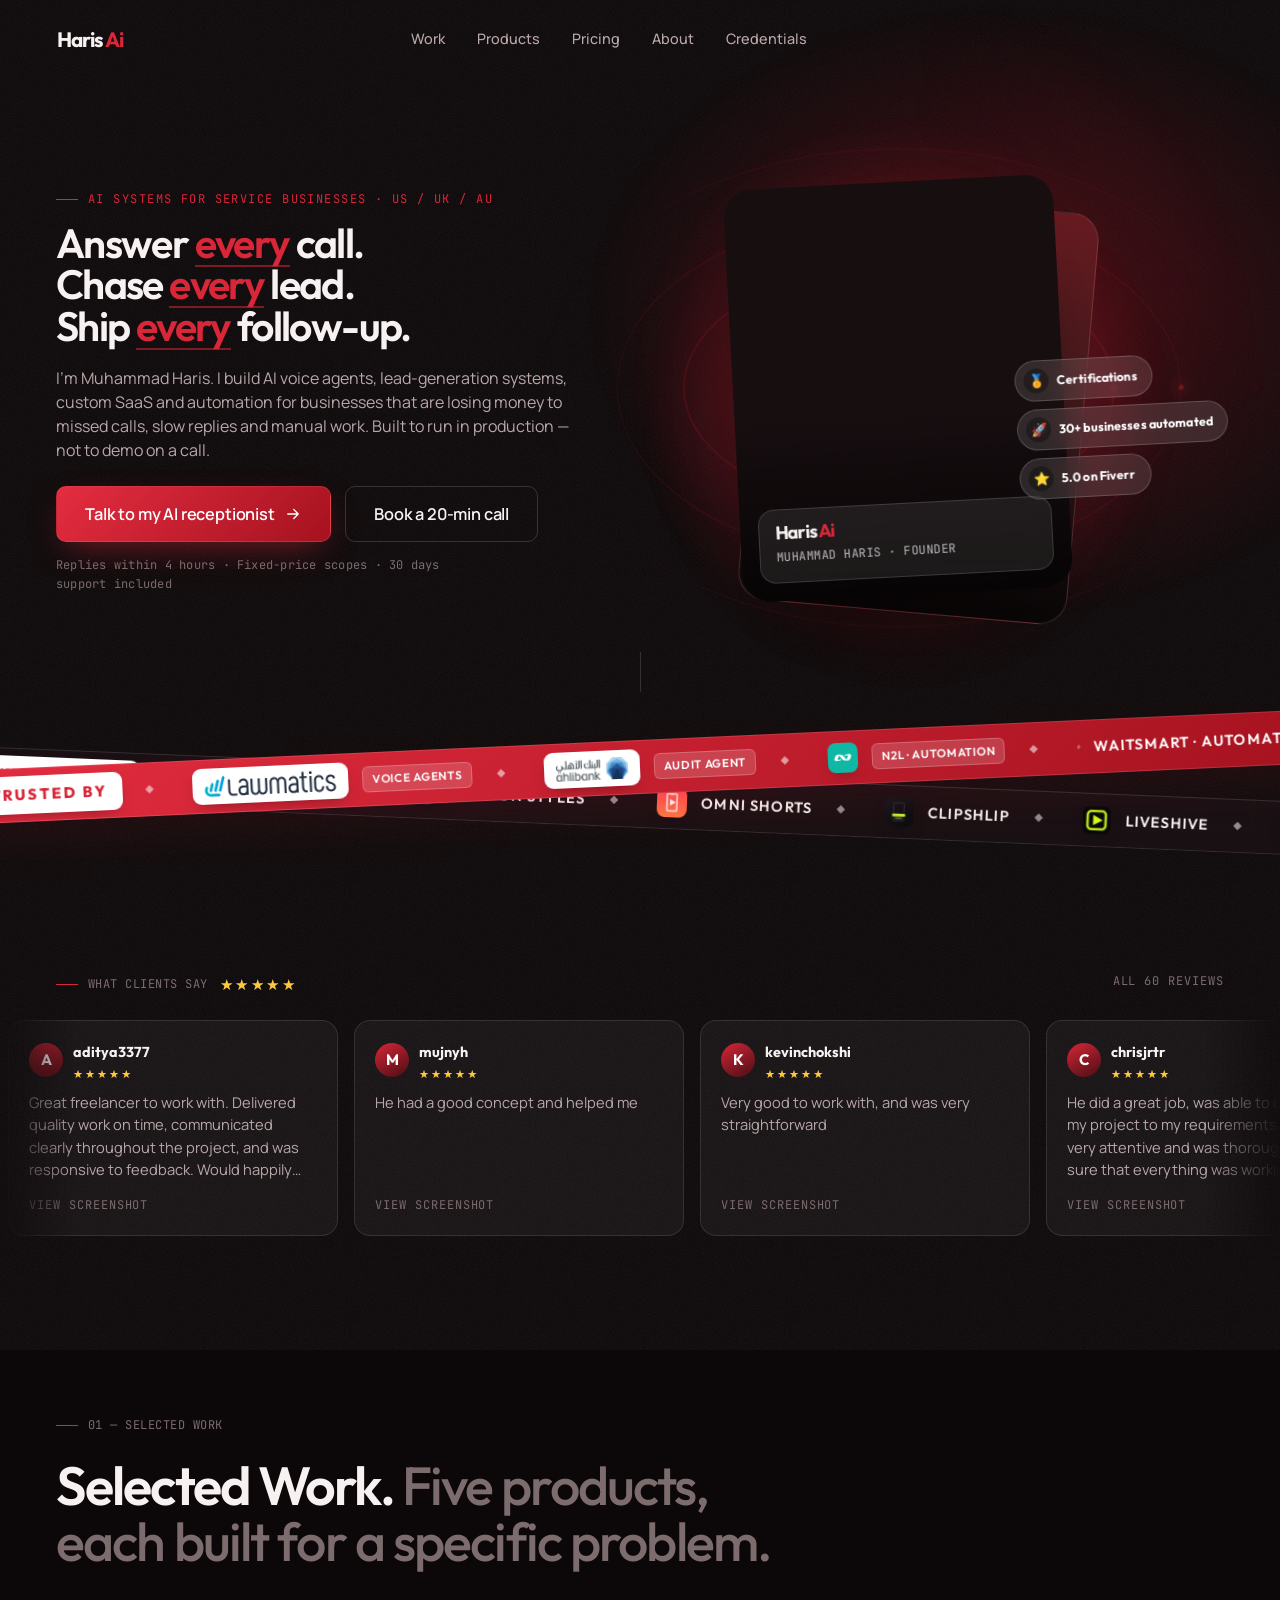
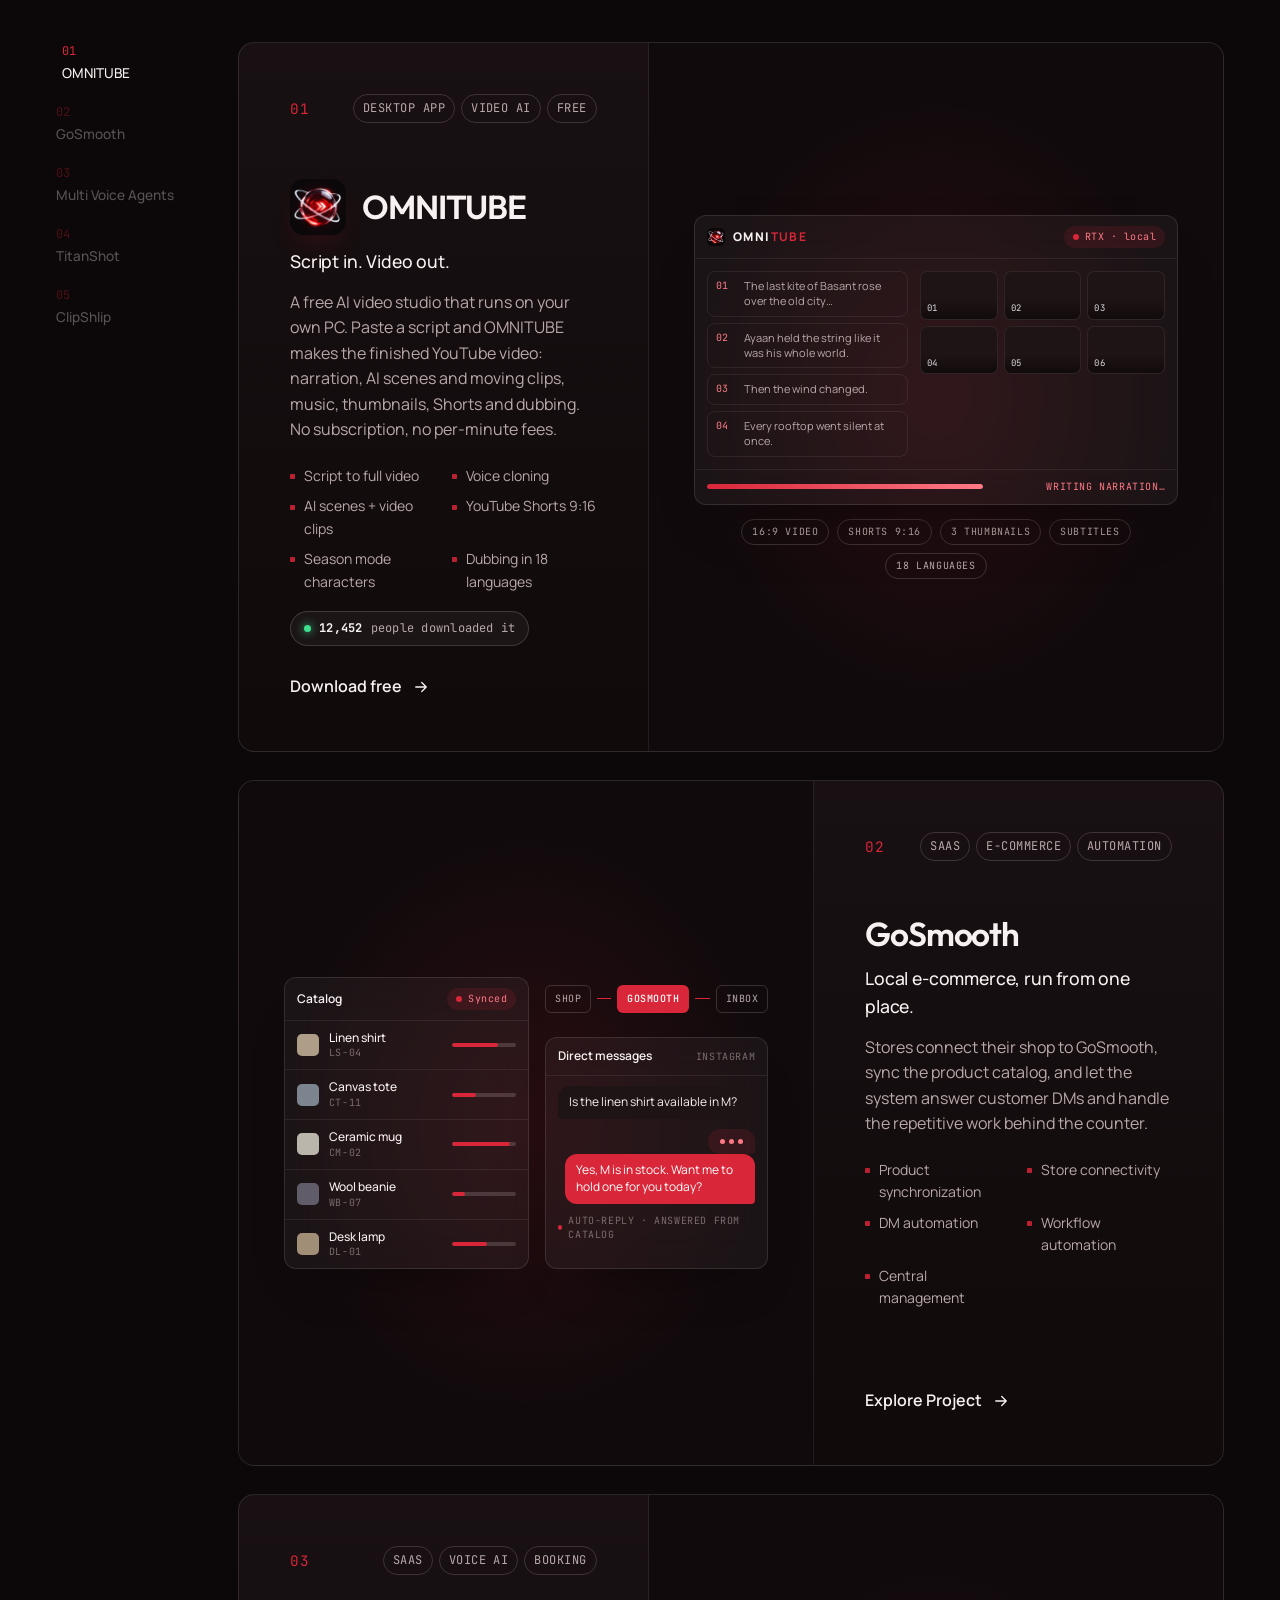
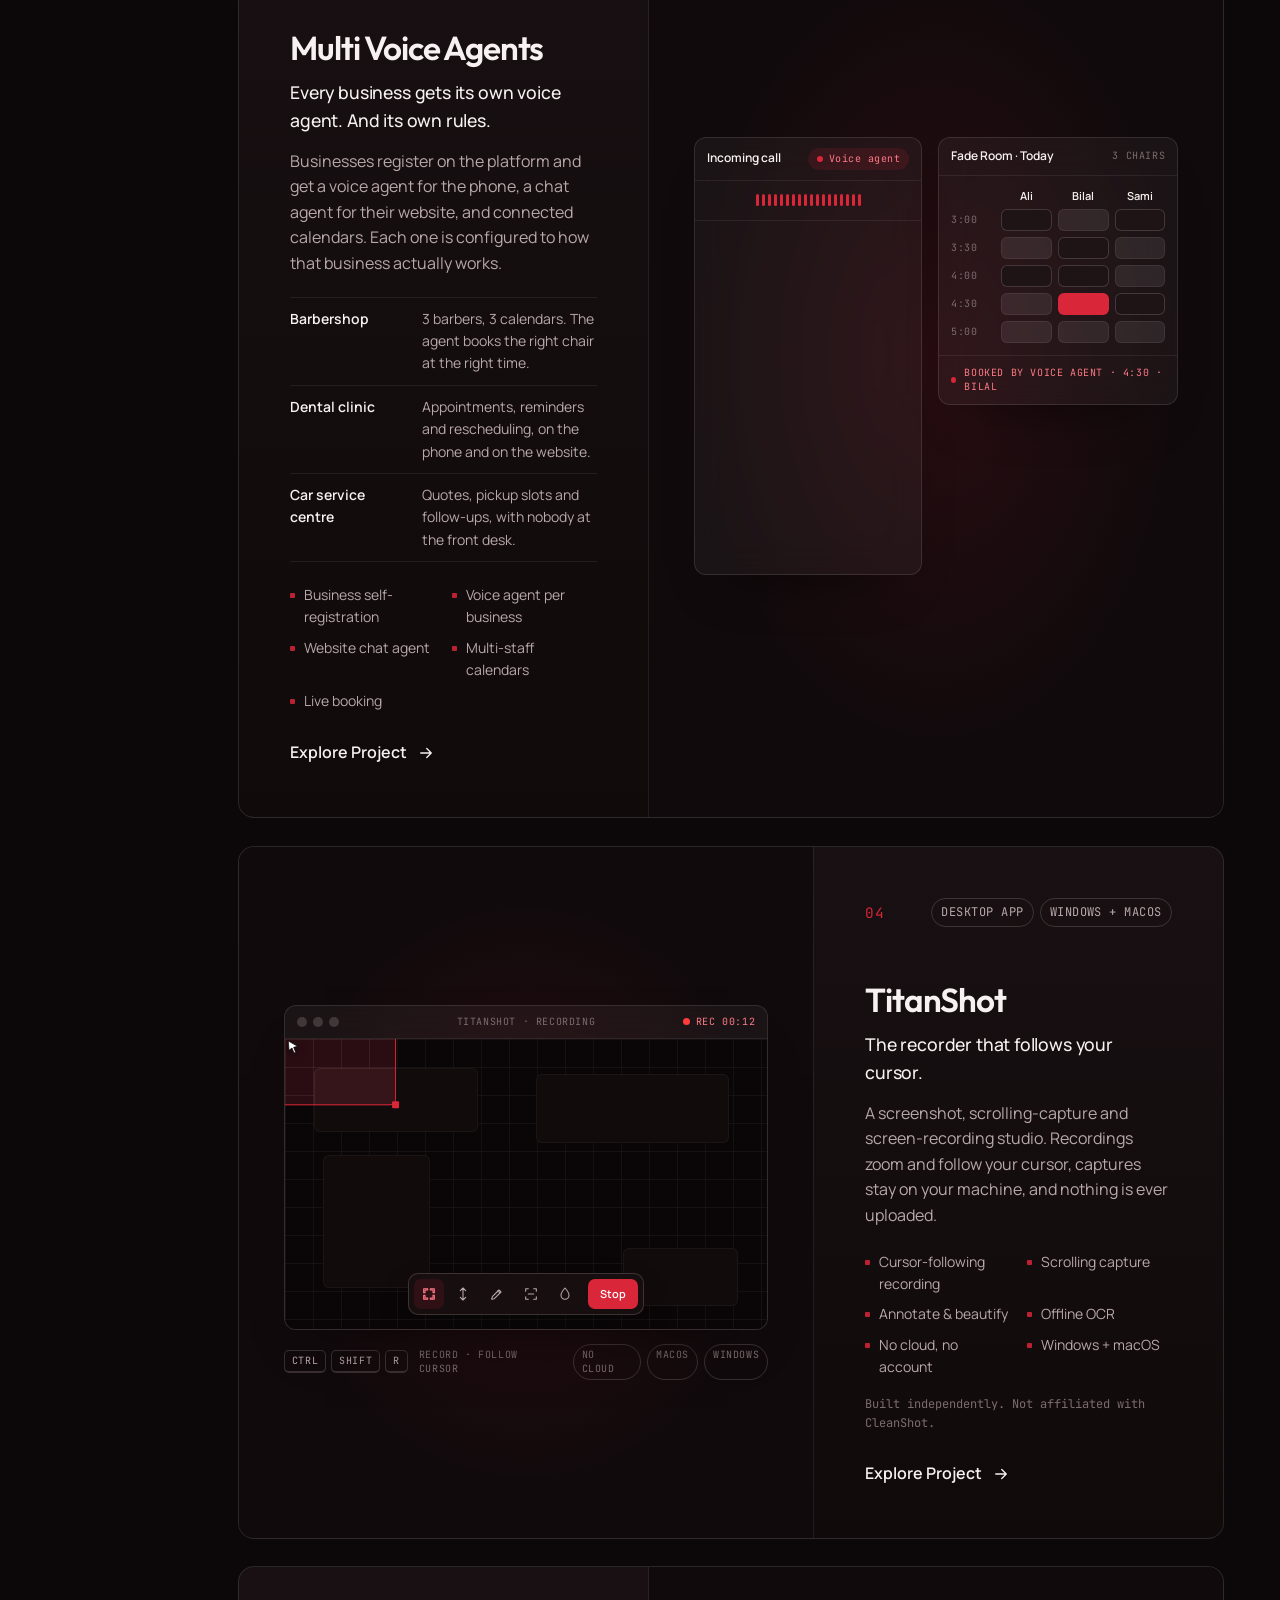
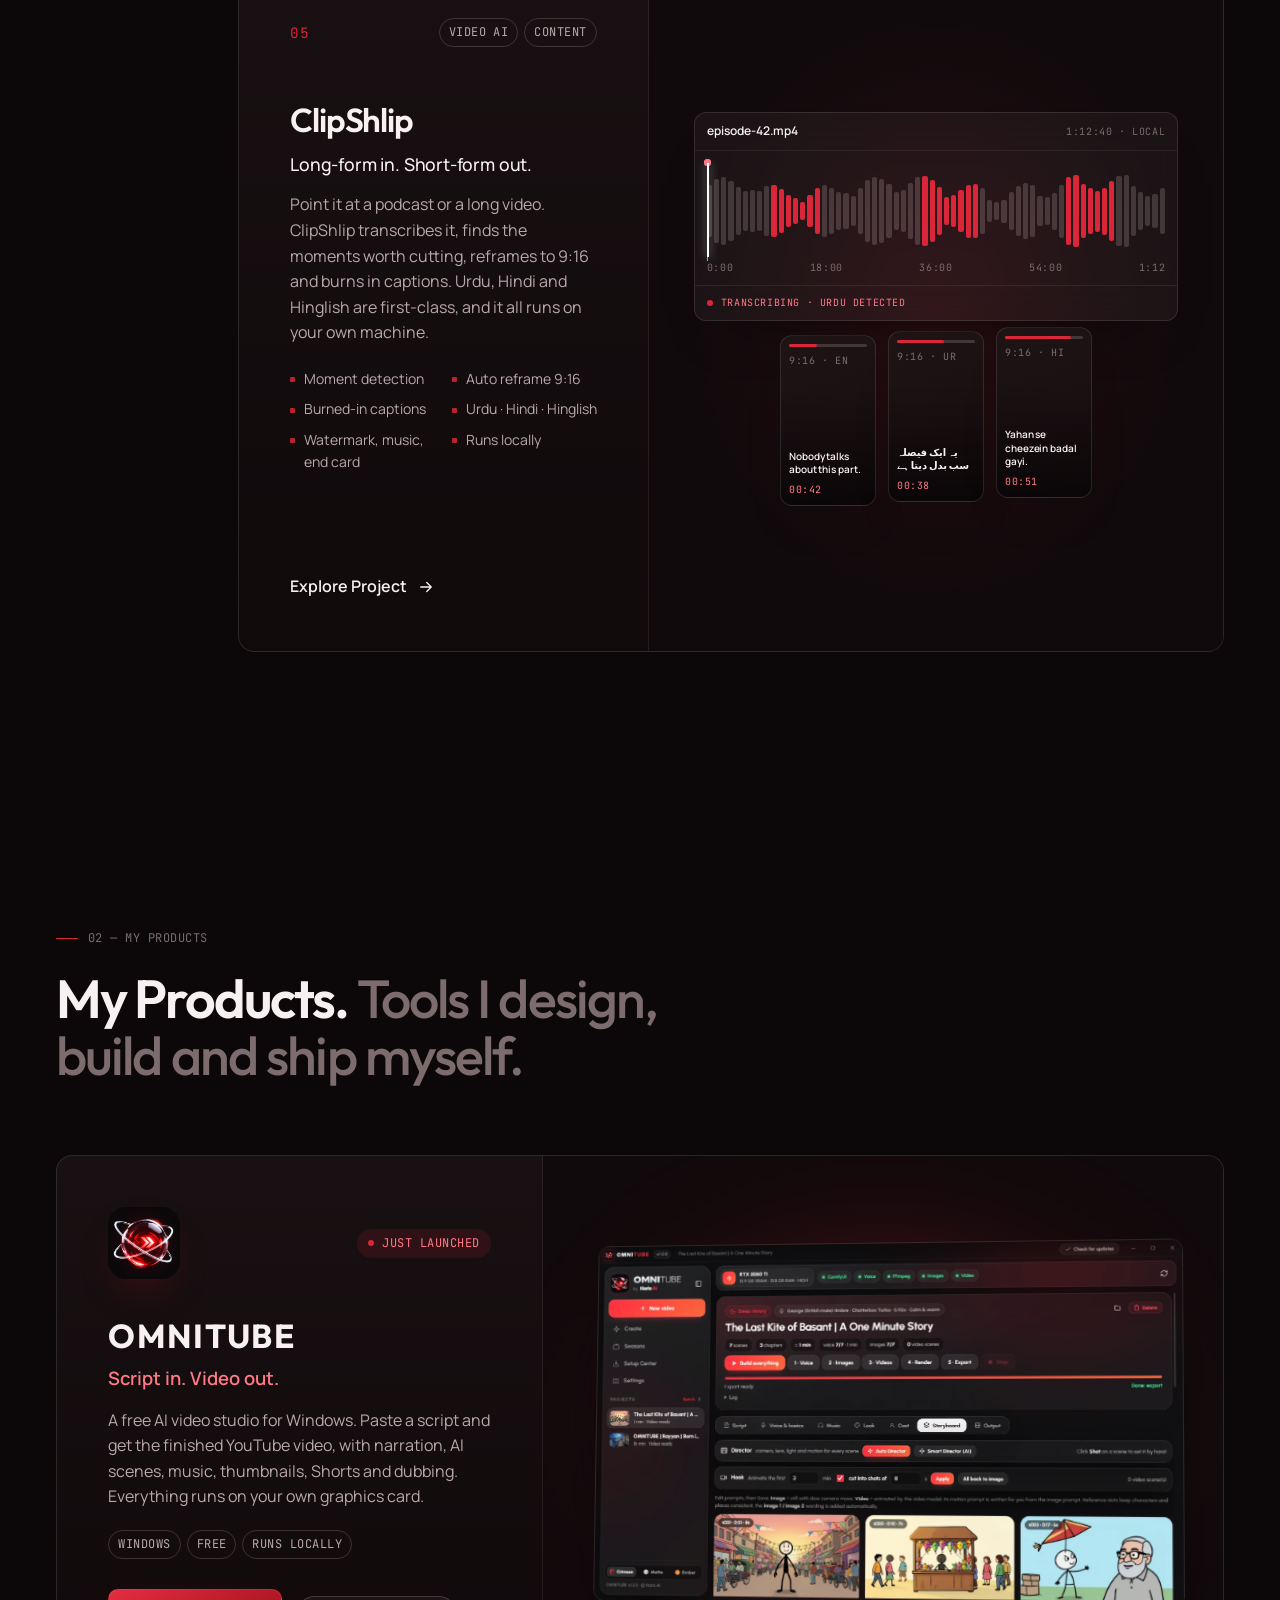
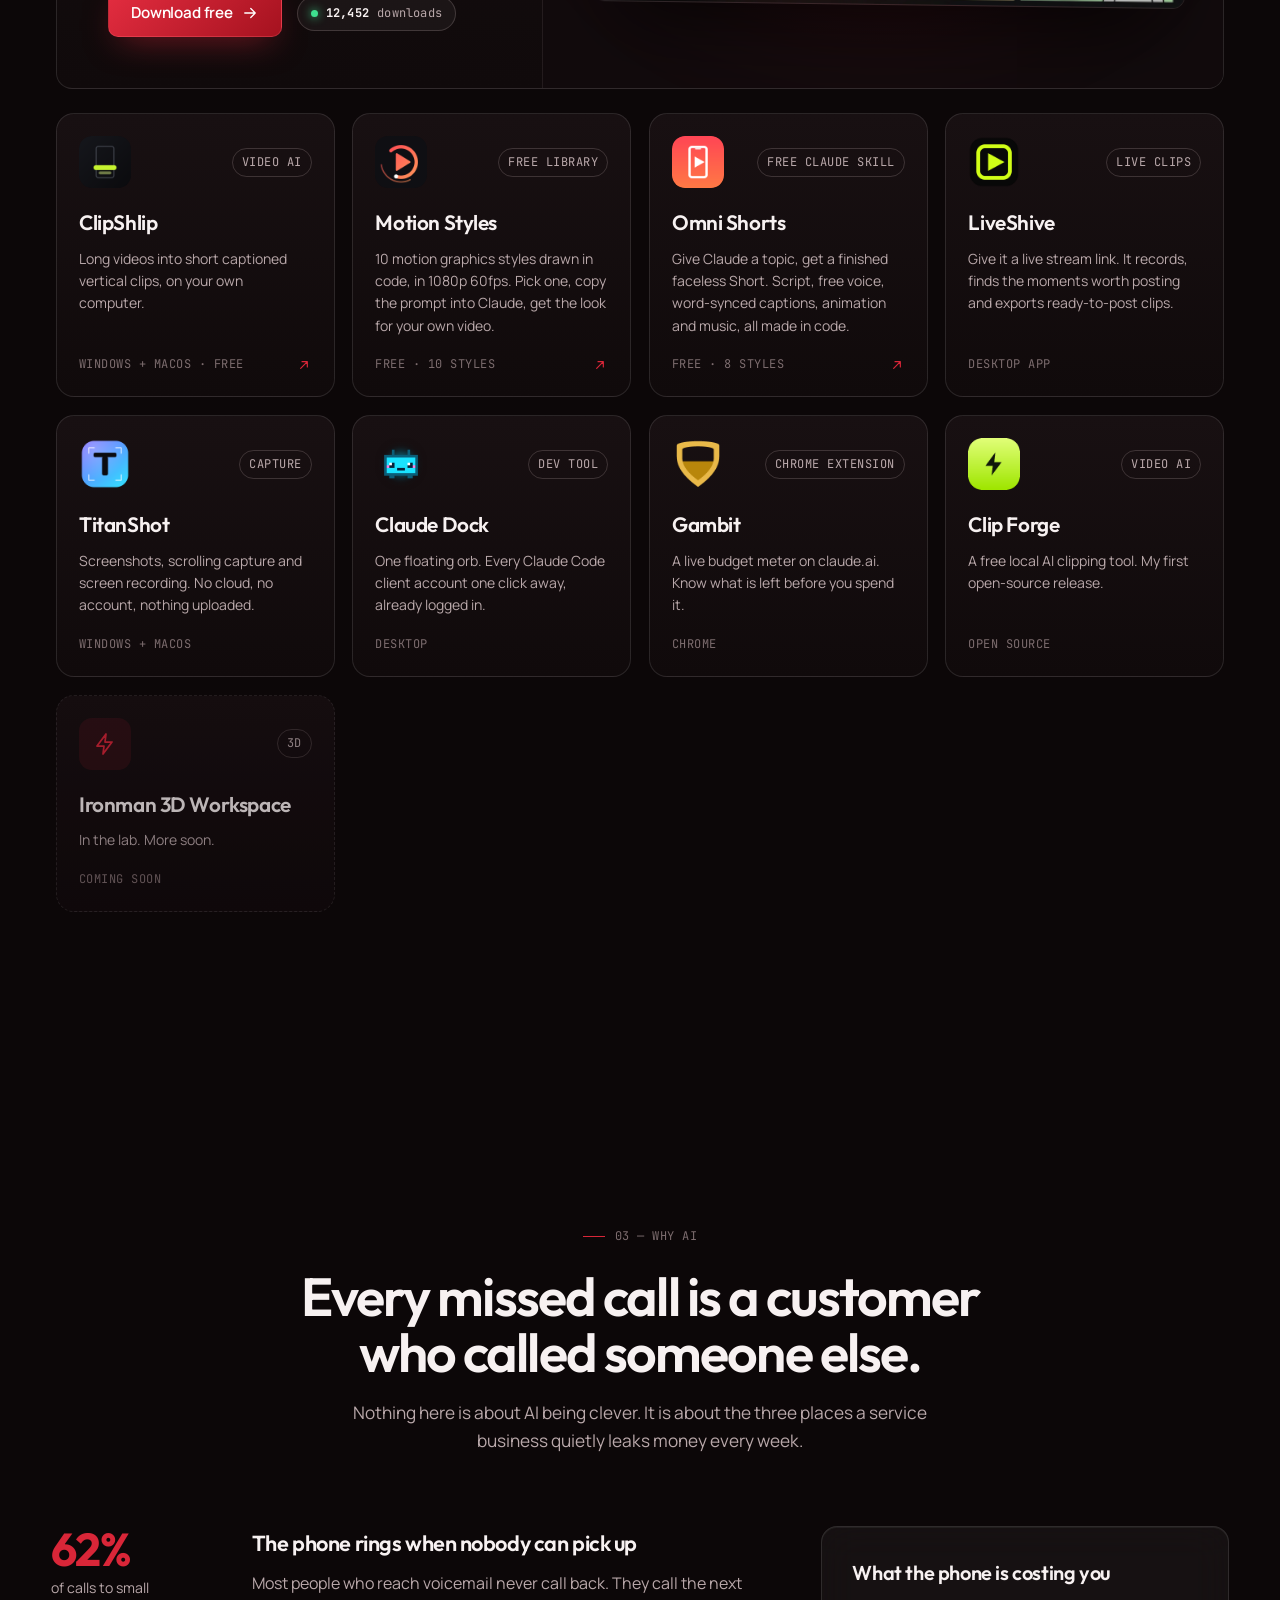
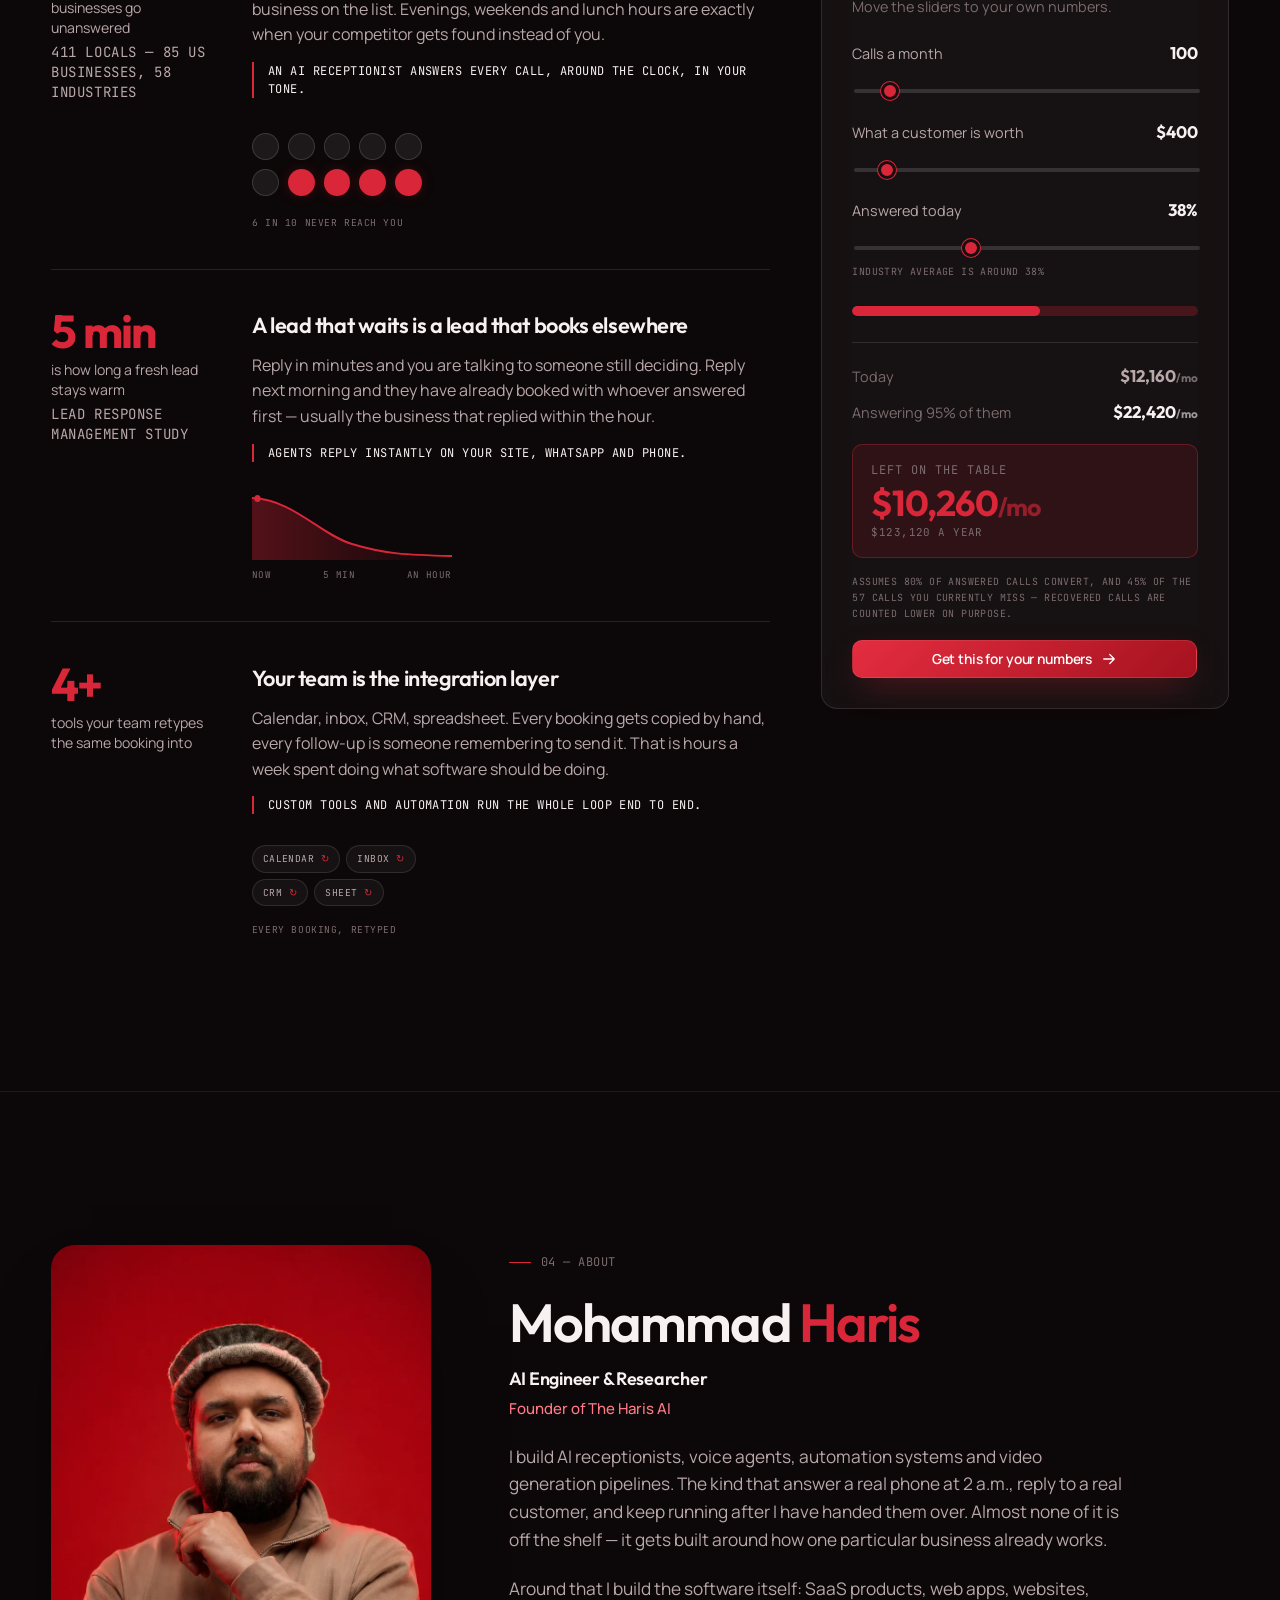
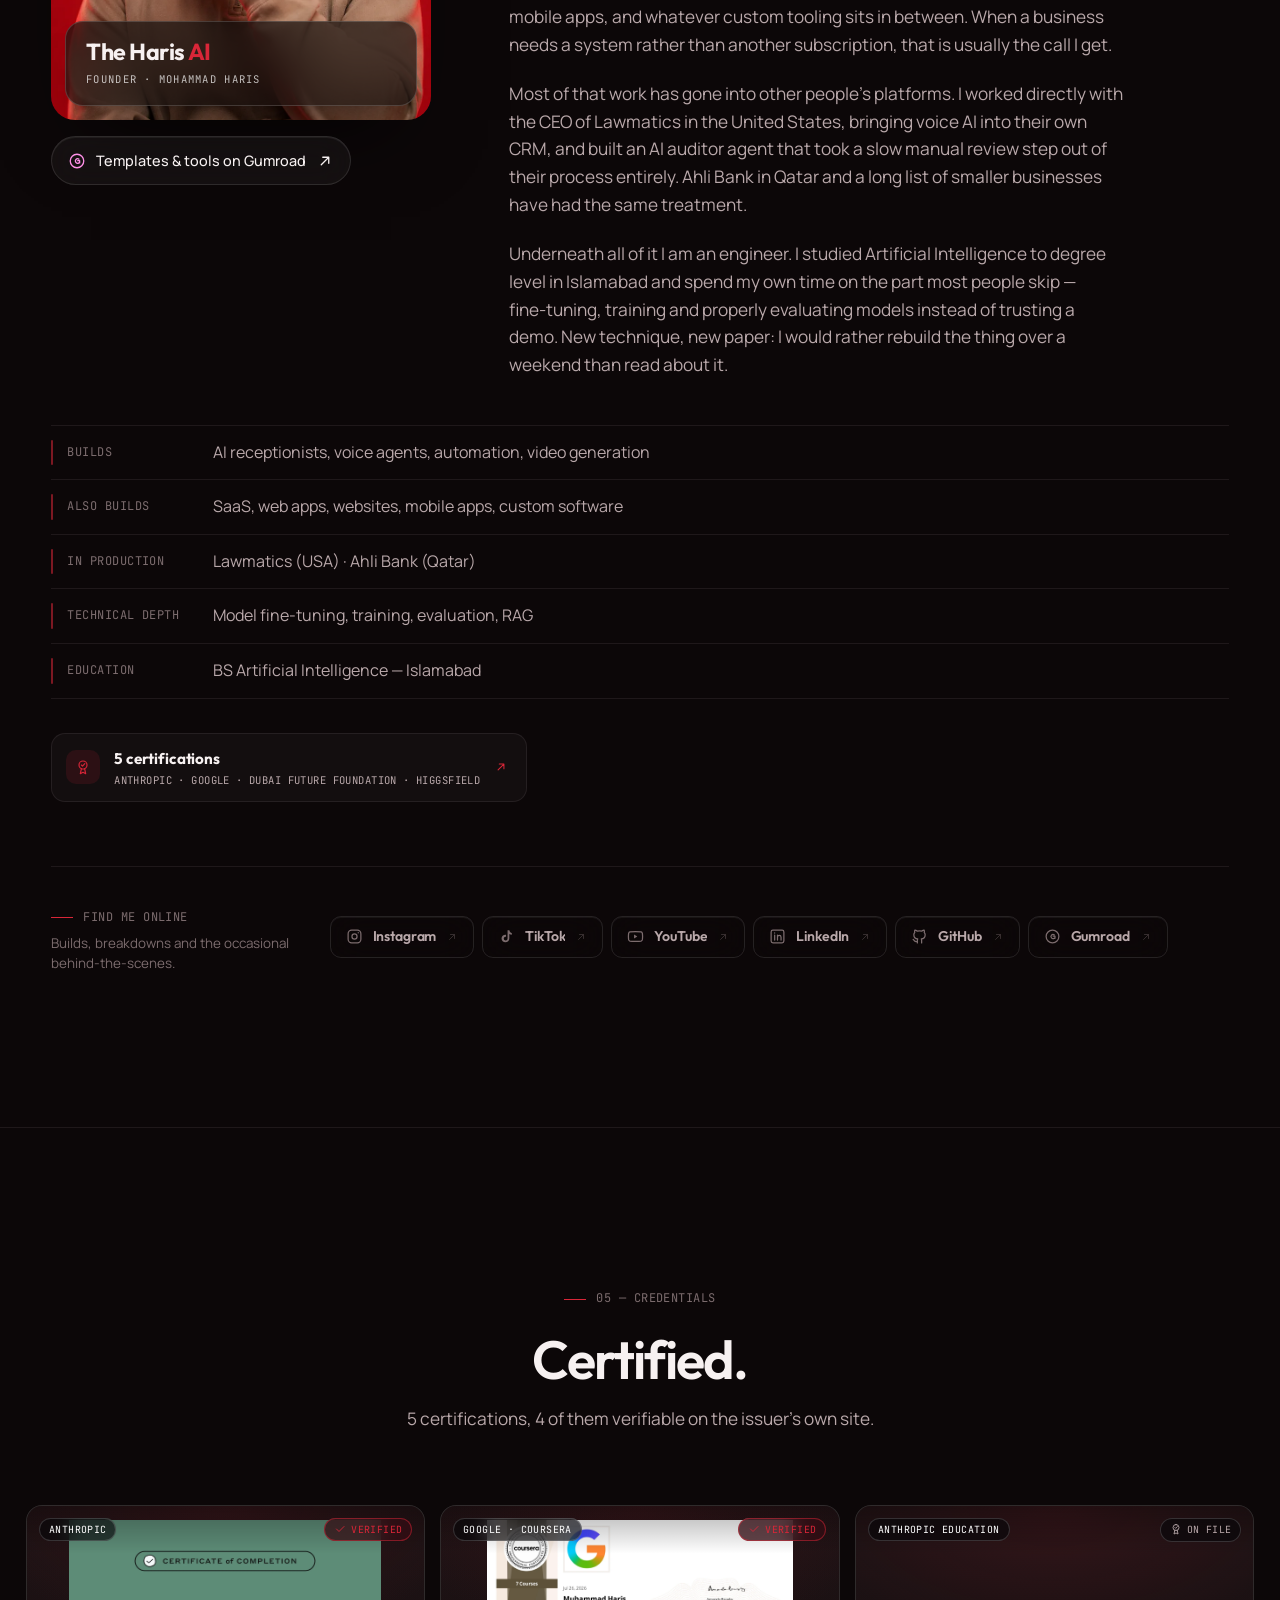
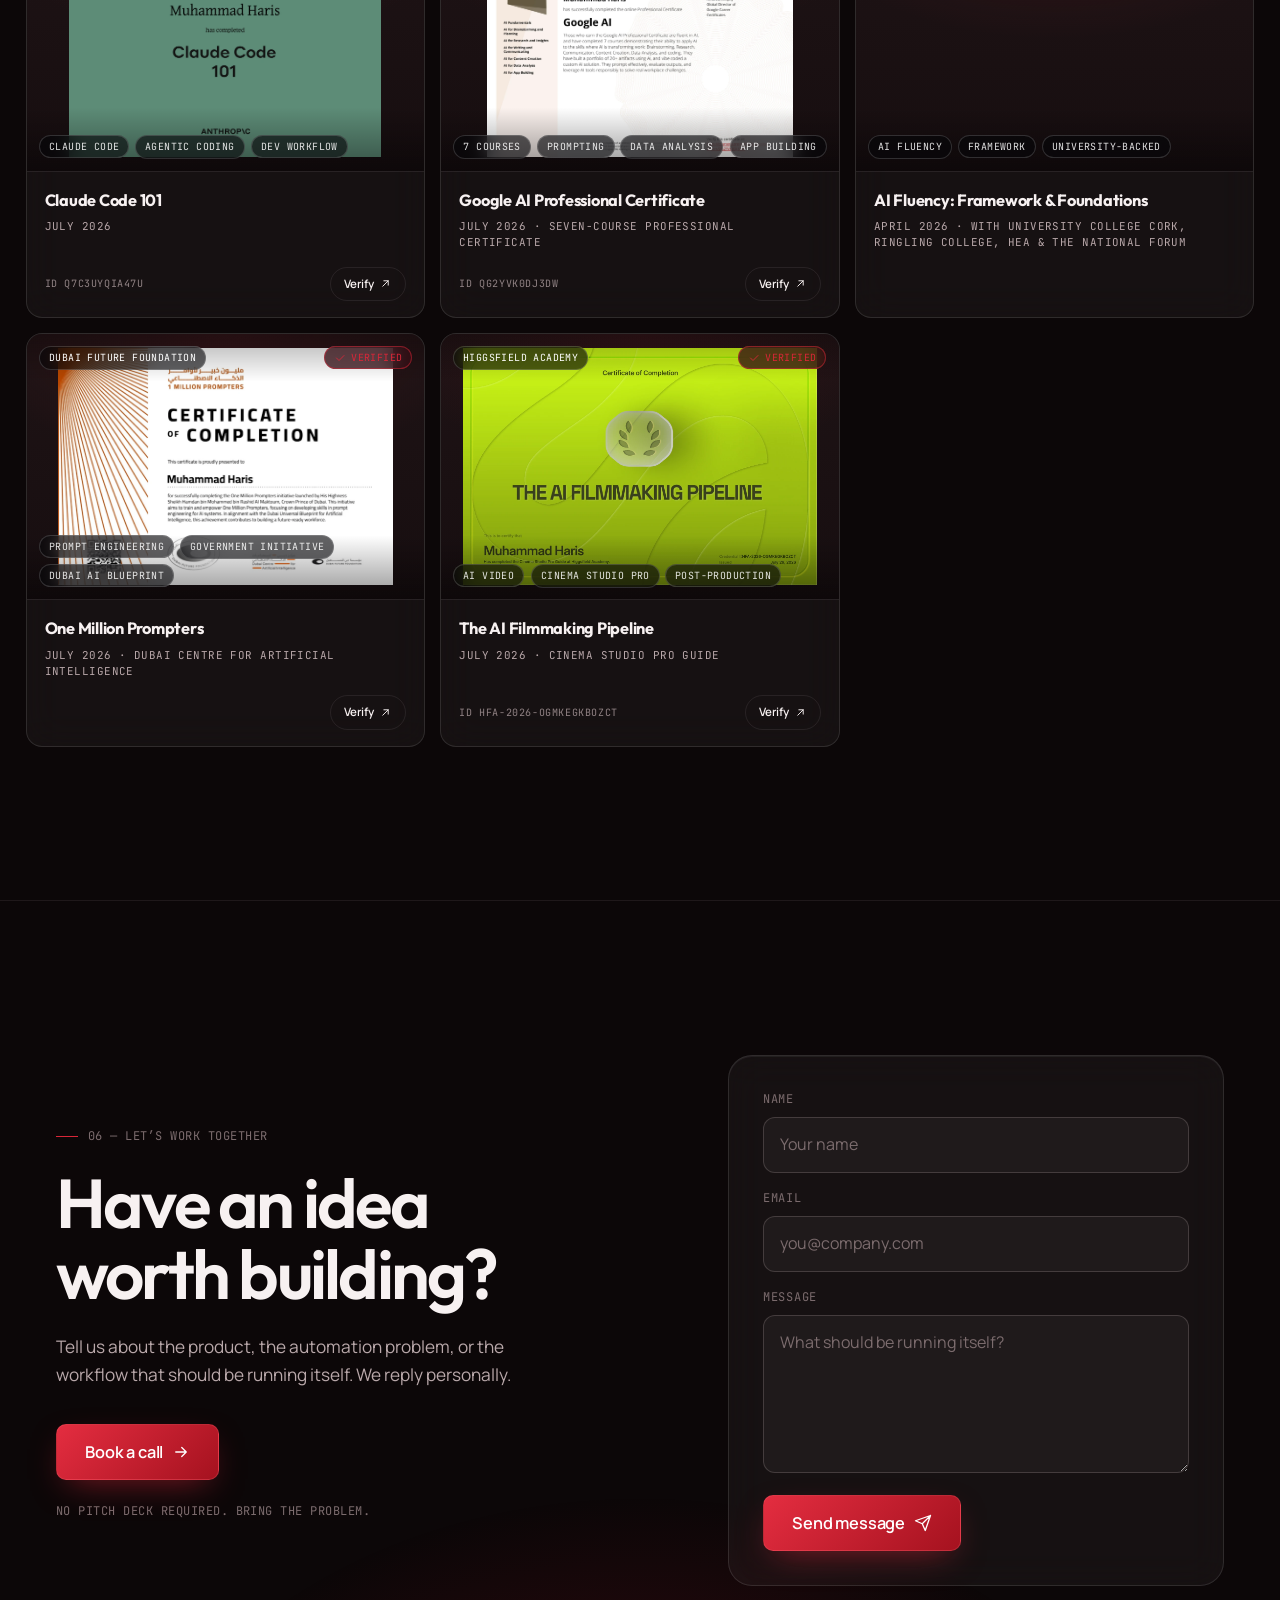
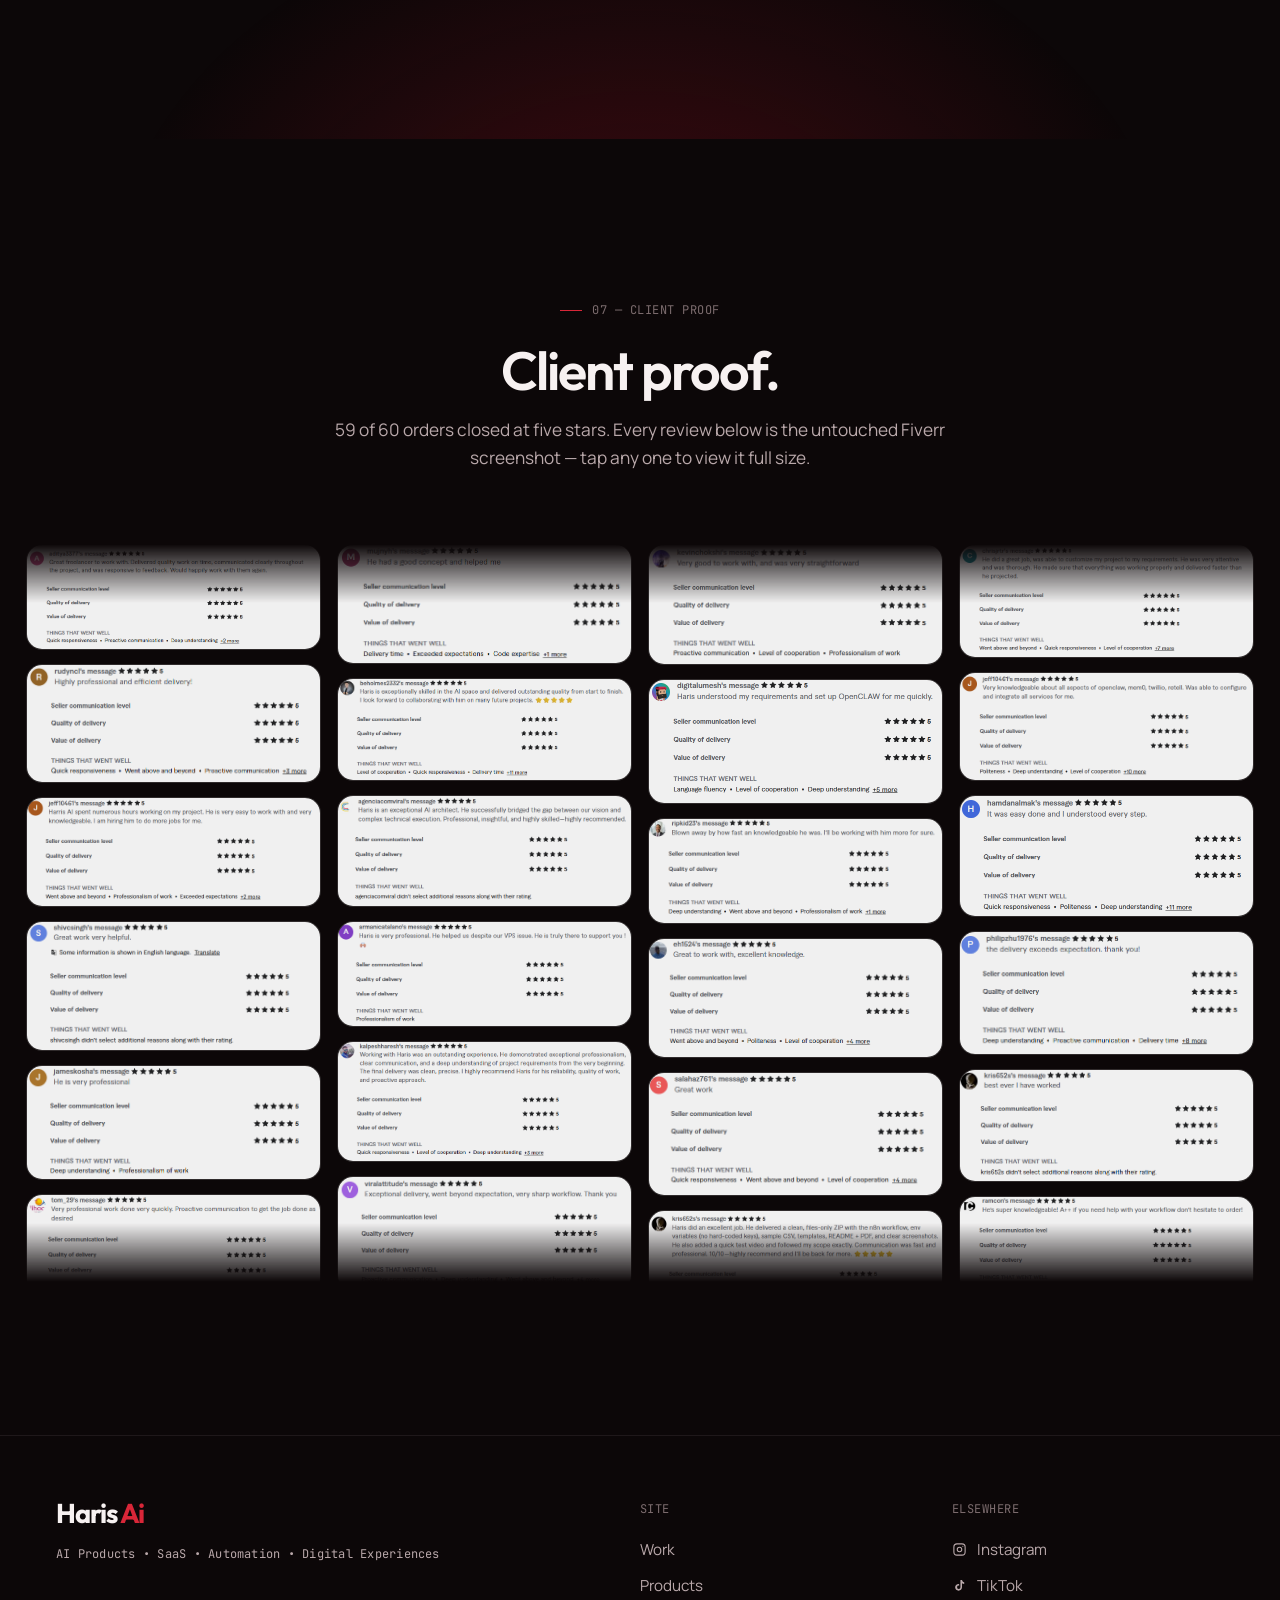
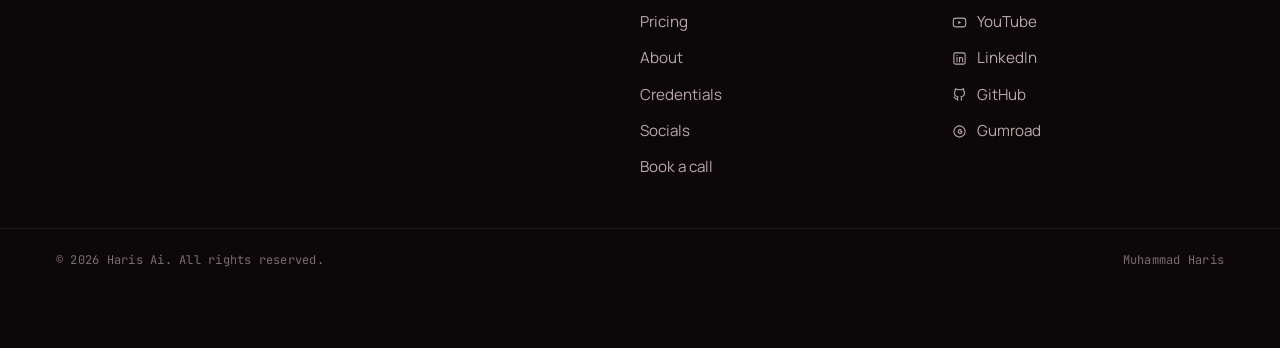
<file: index.html>
<!doctype html>
<html lang="en" data-theme="red">
  <head>
    <meta charset="UTF-8" />
    <meta name="viewport" content="width=device-width, initial-scale=1.0, viewport-fit=cover" />
    <title>Muhammad Haris — Haris Ai | AI Products, SaaS & Automation</title>
    <meta name="description" content="Muhammad Haris is the builder behind Haris Ai: AI products, SaaS applications, AI automation, voice receptionists, websites and custom tools that solve real business problems." />
    <meta name="theme-color" content="#0d0809" />
    <link rel="icon" href="/favicon.svg" type="image/svg+xml" />
    <link rel="canonical" href="https://haris.ai/" />

    <meta property="og:type" content="website" />
    <meta property="og:site_name" content="Haris Ai" />
    <meta property="og:title" content="Muhammad Haris — Haris Ai" />
    <meta property="og:description" content="AI products, SaaS applications, automation systems, voice agents, websites and custom tools. Built, not just talked about." />
    <meta property="og:image" content="/images/og.jpg" />
    <meta property="og:image:width" content="1200" />
    <meta property="og:image:height" content="630" />
    <meta name="twitter:card" content="summary_large_image" />
    <meta name="twitter:title" content="Muhammad Haris — Haris Ai" />
    <meta name="twitter:description" content="AI products, SaaS applications, automation systems, voice agents, websites and custom tools." />
    <meta name="twitter:image" content="/images/og.jpg" />

    <link rel="preconnect" href="https://fonts.googleapis.com" />
    <link rel="preconnect" href="https://fonts.gstatic.com" crossorigin />
    <link href="https://fonts.googleapis.com/css2?family=Manrope:wght@400;500;600;700&family=Outfit:wght@500;600;700&family=JetBrains+Mono:wght@400;500&display=swap" rel="stylesheet" />
    <link rel="preload" as="image" href="/images/portrait-900.webp" type="image/webp" media="(min-width: 700px)" fetchpriority="high" />
    <script>
      // Apply theme before first paint to avoid a flash. Order: ?theme= → localStorage → default.
      (function () {
        try {
          var p = new URLSearchParams(location.search).get('theme');
          var s = localStorage.getItem('harris-theme');
          var t = p || s || 'red';
          if (['purple', 'green', 'red'].indexOf(t) === -1) t = 'red';
          document.documentElement.setAttribute('data-theme', t);
        } catch (e) {}
      })();
    </script>
    <script type="module" crossorigin src="/assets/index-Du02siEg.js"></script>
    <link rel="stylesheet" crossorigin href="/assets/index-BlZzivB3.css">
  </head>
  <body>
    <div id="root"></div>
  </body>
</html>
</file>
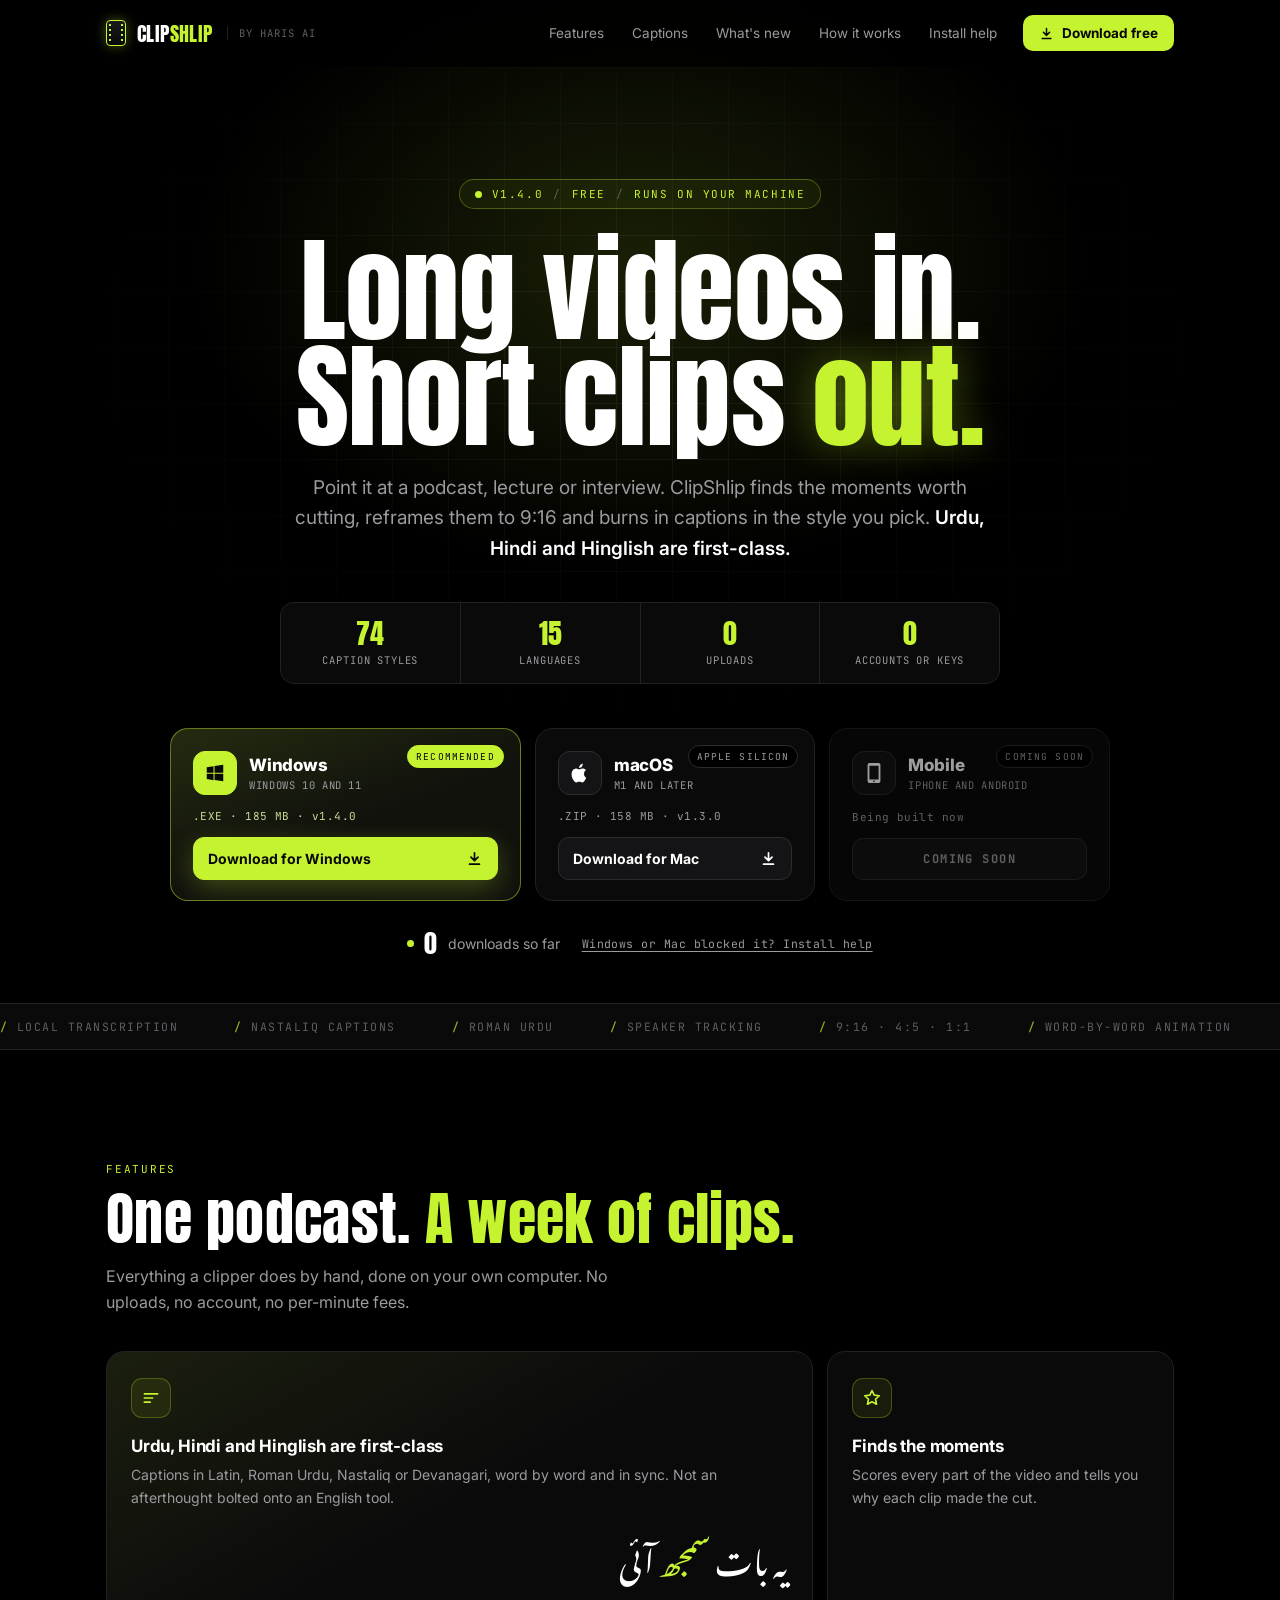
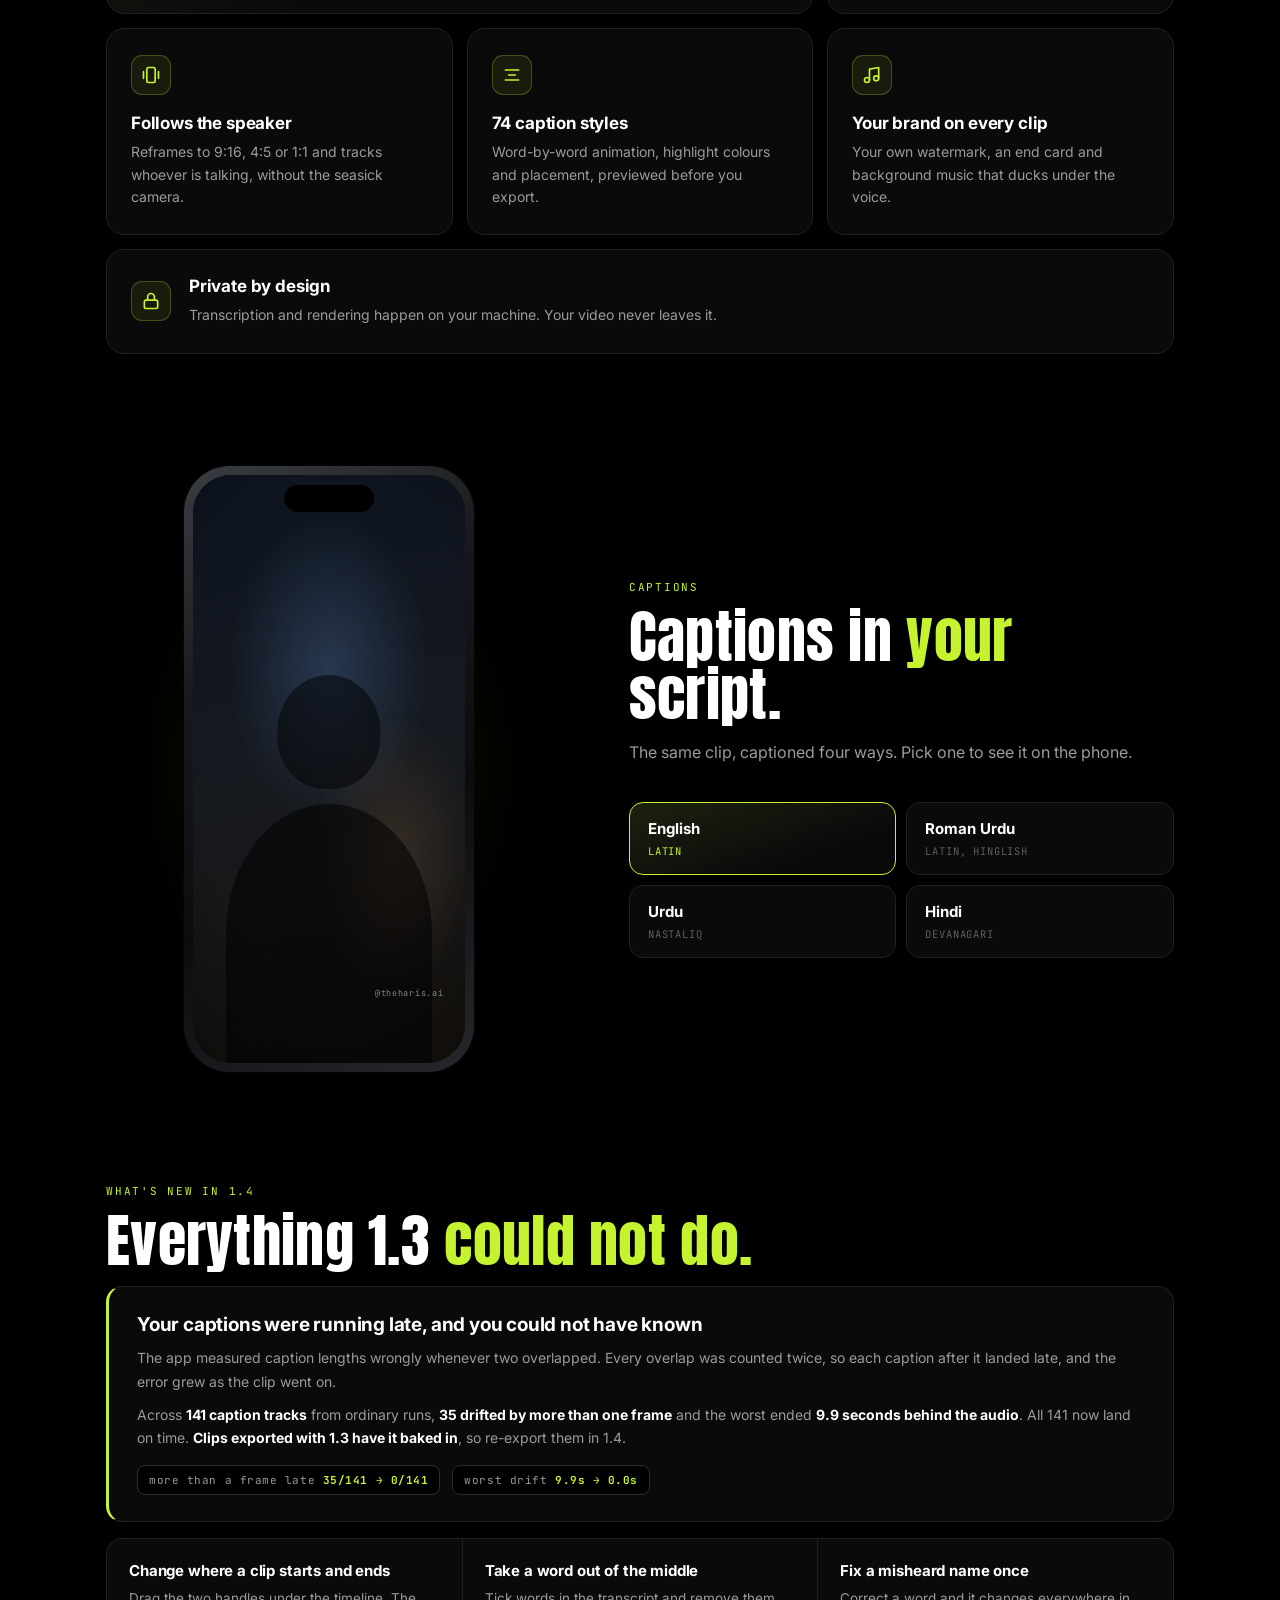
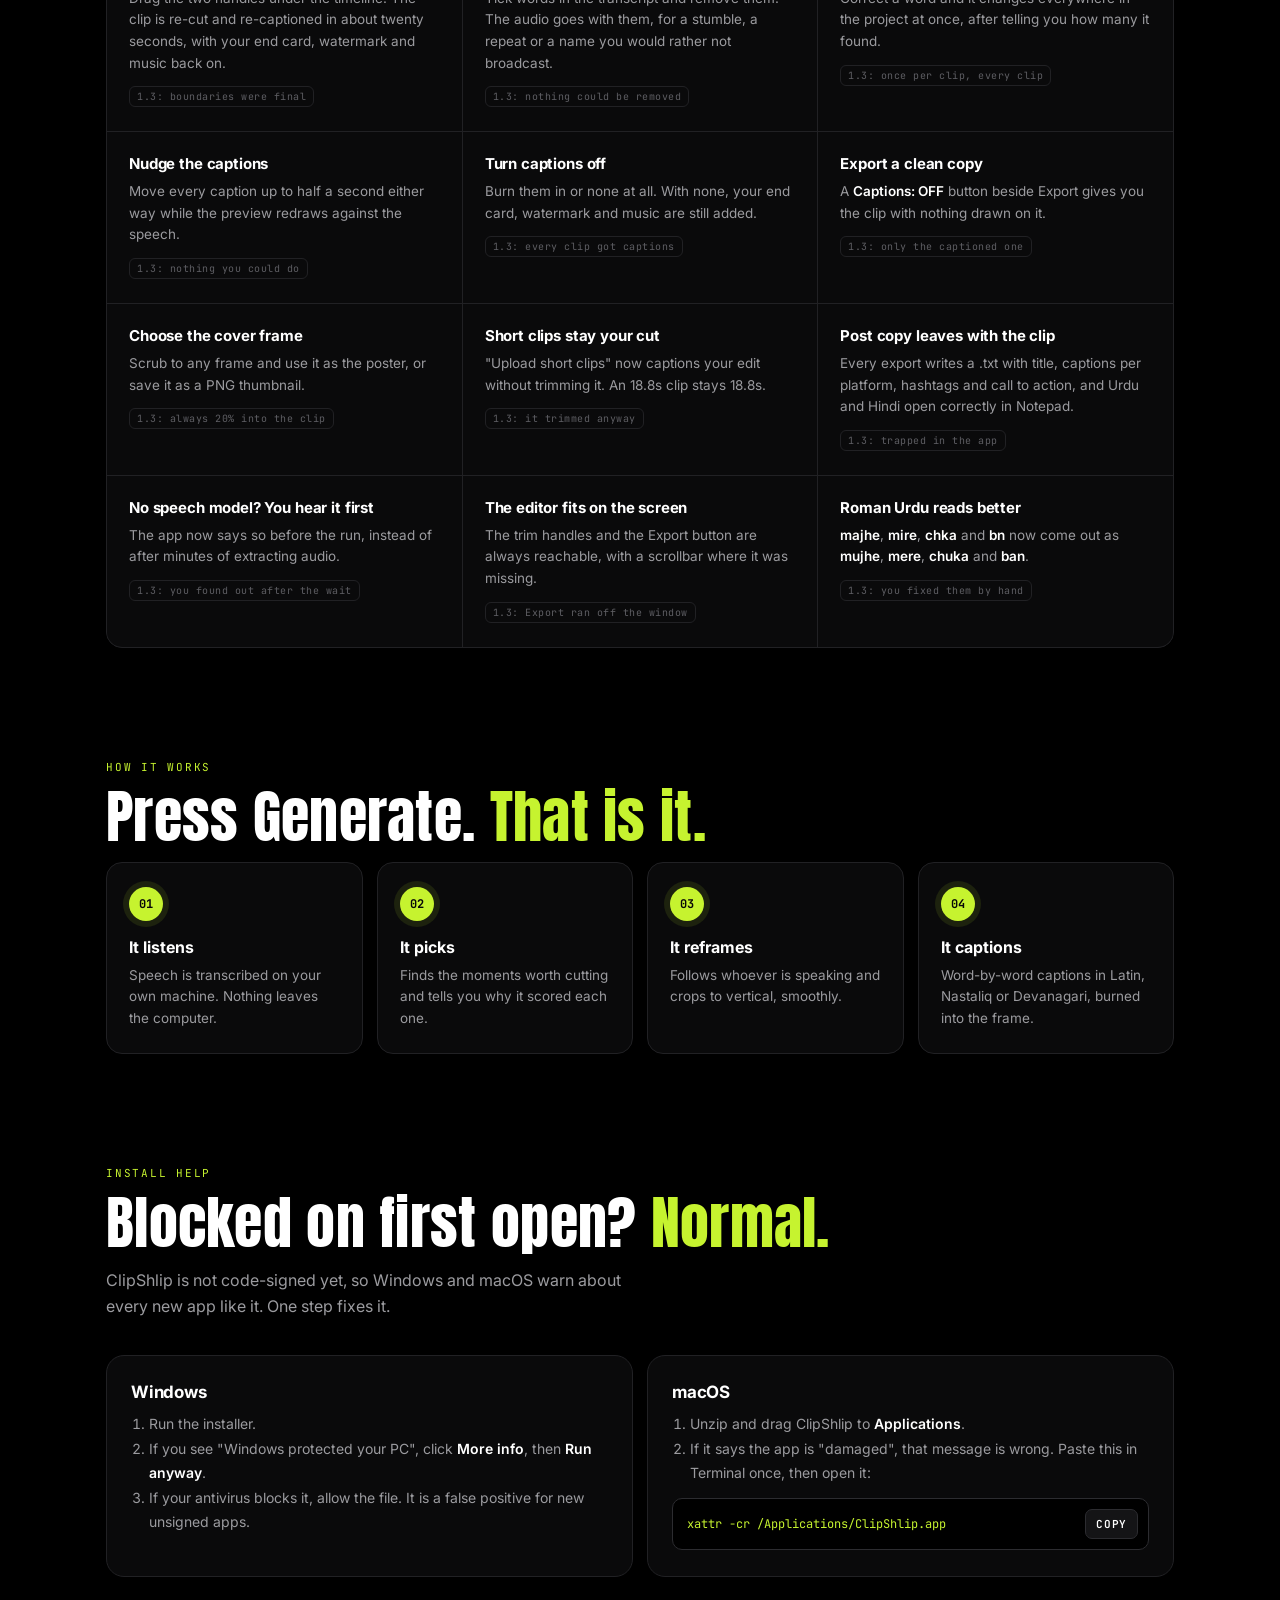
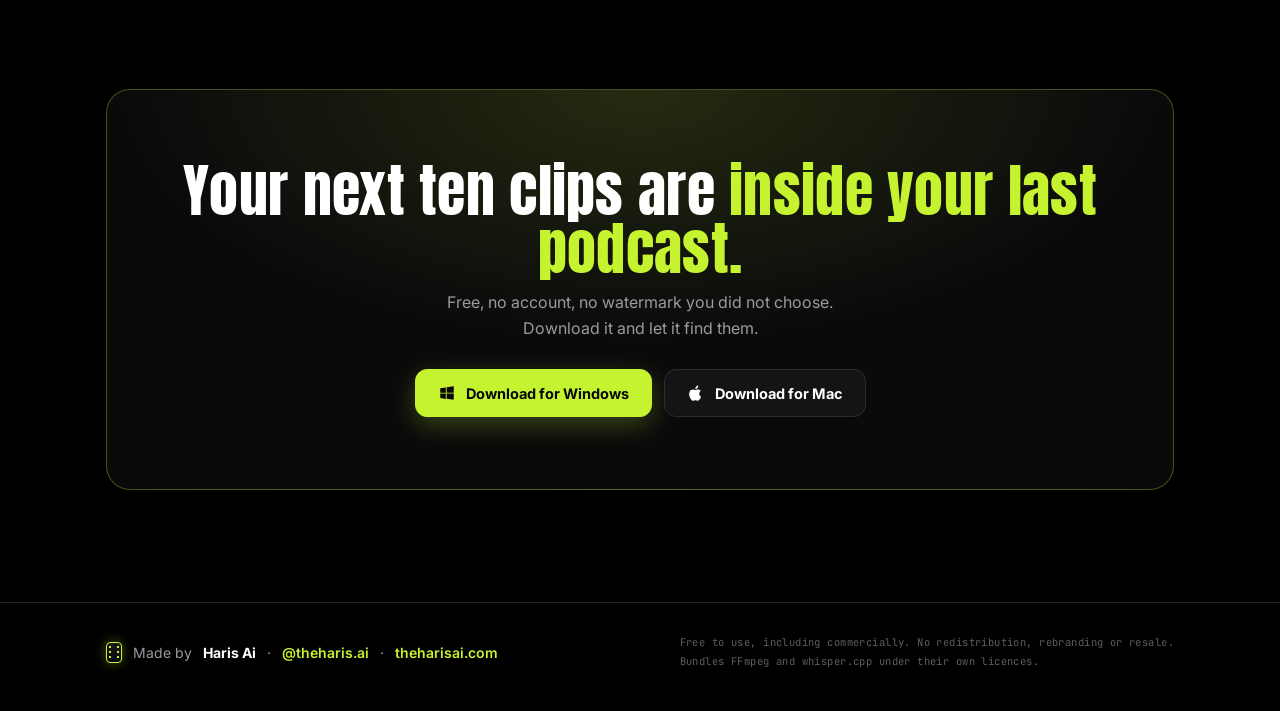
<file: clipshlip/index.html>
<!doctype html>
<html lang="en">
<head>
<meta charset="utf-8">
<meta name="viewport" content="width=device-width, initial-scale=1">
<title>ClipShlip by Haris Ai · Long videos into short captioned clips, free</title>
<meta name="description" content="Turn a podcast, lecture or interview into vertical clips with burned-in captions. Urdu, Hindi and Hinglish are first-class. Runs entirely on your computer. Free. Made by Haris Ai.">
<link rel="canonical" href="https://theharisai.com/clipshlip/">
<meta property="og:url" content="https://theharisai.com/clipshlip/">
<meta property="og:title" content="ClipShlip by Haris Ai">
<meta property="og:description" content="Long videos into short captioned clips. On your machine. Free.">
<meta name="theme-color" content="#000000">
<link rel="preconnect" href="https://fonts.googleapis.com">
<link rel="preconnect" href="https://fonts.gstatic.com" crossorigin>
<link href="https://fonts.googleapis.com/css2?family=Anton&family=Inter:wght@400;500;600;700;800&family=JetBrains+Mono:wght@500;700&family=Noto+Nastaliq+Urdu:wght@700&family=Noto+Sans+Devanagari:wght@700&display=swap" rel="stylesheet">
<style>
:root{--black:#000;--coal:#0A0A0B;--slate:#141416;--edge:#212124;--edge2:#2c2c30;--lime:#C6F32F;--lime-dim:#8FB021;--white:#fff;--grey:#9B9B9F;--dim:#5E5E63;--sans:'Inter',system-ui,-apple-system,'Segoe UI',sans-serif;--display:'Anton',Impact,sans-serif;--mono:'JetBrains Mono',ui-monospace,monospace;--wrap:1180px;--pad:clamp(20px,5vw,56px)}
*{box-sizing:border-box}
html{scroll-behavior:smooth}
body{margin:0;background:var(--black);color:var(--white);font-family:var(--sans);-webkit-font-smoothing:antialiased;overflow-x:hidden}
a{color:inherit}
::selection{background:var(--lime);color:#000}
.wrap{max-width:var(--wrap);margin:0 auto;padding:0 var(--pad)}
.cell{width:20px;height:26px;border-radius:4px;position:relative;flex:0 0 auto;background:linear-gradient(180deg,#1b1b1d,#08080a);border:1.5px solid var(--lime);box-shadow:0 0 12px rgba(198,243,47,.35)}
.cell::before,.cell::after{content:"";position:absolute;top:3px;bottom:3px;width:2px;background:repeating-linear-gradient(180deg,var(--lime) 0 2px,transparent 2px 5px)}
.cell::before{left:2px}.cell::after{right:2px}
.mono{font-family:var(--mono)}
/* nav */
.top{position:sticky;top:0;z-index:50;background:rgba(0,0,0,.72);backdrop-filter:blur(14px);-webkit-backdrop-filter:blur(14px);border-bottom:1px solid transparent;transition:border-color .2s}
.top.scrolled{border-bottom-color:var(--edge)}
.top .wrap{display:flex;align-items:center;gap:14px;height:66px}
.brand{display:flex;align-items:center;gap:11px;text-decoration:none}
.wordmark{font-family:var(--display);font-size:20px;letter-spacing:.02em}
.wordmark span{color:var(--lime)}
.byline{font-family:var(--mono);font-size:10.5px;letter-spacing:.1em;text-transform:uppercase;color:var(--dim);border-left:1px solid var(--edge);padding-left:11px}
.links{display:flex;gap:4px;margin-left:auto}
.links a{font-size:13.5px;color:var(--grey);text-decoration:none;padding:8px 12px;border-radius:8px;transition:color .15s,background .15s}
.links a:hover{color:var(--white);background:var(--slate)}
.navcta{display:inline-flex;align-items:center;gap:8px;background:var(--lime);color:#080808;font-weight:700;font-size:13.5px;text-decoration:none;padding:10px 16px;border-radius:10px;transition:transform .15s,box-shadow .15s}
.navcta:hover{transform:translateY(-1px);box-shadow:0 8px 24px rgba(198,243,47,.3)}
.navcta svg{width:15px;height:15px}
/* hero */
.hero{position:relative;text-align:center;padding:clamp(56px,9vw,112px) 0 40px}
.hero::before{content:"";position:absolute;inset:-120px 0 0;z-index:-1;pointer-events:none;background:radial-gradient(50% 42% at 50% 30%,rgba(198,243,47,.13),transparent 70%)}
.grid-bg{position:absolute;inset:0;z-index:-2;pointer-events:none;background-image:linear-gradient(var(--edge) 1px,transparent 1px),linear-gradient(90deg,var(--edge) 1px,transparent 1px);background-size:56px 56px;mask-image:radial-gradient(60% 55% at 50% 30%,#000 10%,transparent 75%);opacity:.45}
.eyebrow{display:inline-flex;align-items:center;gap:10px;font-family:var(--mono);font-size:11px;letter-spacing:.14em;text-transform:uppercase;color:var(--lime);border:1px solid rgba(198,243,47,.3);background:rgba(198,243,47,.05);border-radius:100px;padding:7px 15px;margin-bottom:28px;flex-wrap:wrap;justify-content:center;max-width:100%}
.eyebrow i{font-style:normal;color:var(--dim)}
.dot{width:7px;height:7px;border-radius:50%;background:var(--lime);box-shadow:0 0 0 0 rgba(198,243,47,.55);animation:pulse 2.4s ease-out infinite}
@keyframes pulse{70%{box-shadow:0 0 0 9px rgba(198,243,47,0)}100%{box-shadow:0 0 0 0 rgba(198,243,47,0)}}
h1{font-family:var(--display);font-weight:400;margin:0 auto 24px;font-size:clamp(50px,9vw,118px);line-height:.92;letter-spacing:-.005em}
h1 em{font-style:normal;color:var(--lime);text-shadow:0 0 40px rgba(198,243,47,.35)}
.lead{font-size:clamp(16px,1.7vw,19px);line-height:1.6;color:var(--grey);max-width:58ch;margin:0 auto}
.lead strong{color:var(--white);font-weight:600}
.stats{display:grid;grid-template-columns:repeat(4,minmax(0,1fr));gap:1px;max-width:720px;margin:38px auto 0;background:var(--edge);border:1px solid var(--edge);border-radius:14px;overflow:hidden}
.stats div{background:var(--coal);padding:16px 10px}
.stats b{display:block;font-family:var(--display);font-weight:400;font-size:28px;color:var(--lime);line-height:1}
.stats span{display:block;margin-top:6px;font-family:var(--mono);font-size:10.5px;letter-spacing:.08em;text-transform:uppercase;color:var(--grey)}
</style>
<style>
/* download panel */
.dlpanel{display:grid;grid-template-columns:1.25fr 1fr 1fr;gap:14px;max-width:940px;margin:44px auto 0;text-align:left}
.plat{position:relative;display:flex;flex-direction:column;gap:14px;padding:22px 22px 20px;border-radius:18px;background:var(--coal);border:1px solid var(--edge);text-decoration:none;color:var(--white);overflow:hidden;transition:transform .18s ease,border-color .18s,box-shadow .18s}
.plat:hover{transform:translateY(-3px);border-color:var(--lime-dim);box-shadow:0 18px 40px rgba(0,0,0,.6)}
.plat .ph{display:flex;align-items:center;gap:12px}
.plat .ico{width:44px;height:44px;border-radius:12px;display:grid;place-items:center;background:var(--slate);border:1px solid var(--edge2);flex:0 0 auto}
.plat .ico svg{width:22px;height:22px}
.plat .nm{font-weight:800;font-size:17px;letter-spacing:-.01em}
.plat .os{display:block;font-family:var(--mono);font-size:10.5px;letter-spacing:.06em;color:var(--grey);margin-top:3px;text-transform:uppercase}
.plat .go{display:flex;align-items:center;justify-content:space-between;gap:10px;white-space:nowrap;padding:12px 14px;border-radius:11px;background:var(--slate);border:1px solid var(--edge2);font-weight:700;font-size:14px}
.plat .meta{font-family:var(--mono);font-size:11px;letter-spacing:.04em;color:var(--grey);margin-top:auto}
.plat .go small{font-family:var(--mono);font-weight:500;font-size:10.5px;letter-spacing:.04em;color:var(--grey)}
.plat .go svg{width:17px;height:17px;flex:0 0 auto}
.plat.win{background:linear-gradient(160deg,rgba(198,243,47,.14),rgba(198,243,47,.03) 55%),var(--coal);border-color:rgba(198,243,47,.45)}
.plat.win .ico{background:var(--lime);border-color:var(--lime);color:#080808}
.plat.win .go{background:var(--lime);border-color:var(--lime);color:#080808;box-shadow:0 8px 26px rgba(198,243,47,.25)}
.plat.win .meta{color:#c9d99a}
.plat.win:hover{border-color:var(--lime);box-shadow:0 18px 44px rgba(198,243,47,.18)}
.plat::after{content:"";position:absolute;top:0;left:-130%;width:45%;height:100%;background:linear-gradient(100deg,transparent,rgba(255,255,255,.12),transparent);transform:skewX(-18deg);pointer-events:none}
.plat:hover::after{animation:sheen .8s ease}
@keyframes sheen{to{left:150%}}
.plat:focus-visible{outline:2px solid var(--lime);outline-offset:3px}
.plat.off{cursor:not-allowed;opacity:.62;filter:grayscale(.4)}
.plat.off:hover{transform:none;border-color:var(--edge);box-shadow:none}
.plat.off:hover::after{animation:none}
.plat.off .go{justify-content:center;color:var(--grey);font-family:var(--mono);font-size:12px;letter-spacing:.12em;text-transform:uppercase}
.tag{position:absolute;top:16px;right:16px;font-family:var(--mono);font-size:9.5px;letter-spacing:.12em;text-transform:uppercase;padding:4px 8px;border-radius:100px;border:1px solid var(--edge2);color:var(--grey);background:var(--black)}
.plat.win .tag{color:#080808;background:var(--lime);border-color:var(--lime)}
.counter{display:flex;flex-wrap:wrap;align-items:center;justify-content:center;gap:10px 22px;margin:22px auto 0;font-size:14px;color:var(--grey)}
.counter .num{display:inline-flex;align-items:center;gap:10px}
.counter b{font-family:var(--display);font-weight:400;font-size:26px;color:var(--white);letter-spacing:.01em;font-variant-numeric:tabular-nums}
.counter a{font-family:var(--mono);font-size:11.5px;letter-spacing:.04em;color:var(--grey);text-underline-offset:3px}
.counter a:hover{color:var(--lime)}
/* sections */
section{position:relative}
.sec{padding:clamp(64px,9vw,112px) 0}
.kicker{font-family:var(--mono);font-size:11px;letter-spacing:.16em;text-transform:uppercase;color:var(--lime);margin:0 0 14px}
.h2{font-family:var(--display);font-weight:400;font-size:clamp(34px,5vw,58px);line-height:1;margin:0 0 16px;letter-spacing:.005em}
.h2 em{font-style:normal;color:var(--lime)}
.intro{color:var(--grey);font-size:16px;line-height:1.6;max-width:56ch;margin:0 0 36px}
/* showcase */
.show{display:grid;grid-template-columns:minmax(0,.9fr) minmax(0,1.1fr);gap:clamp(32px,6vw,80px);align-items:center}
.stage{display:flex;justify-content:center;position:relative}
.stage::before{content:"";position:absolute;inset:8% 6%;background:radial-gradient(closest-side,rgba(198,243,47,.14),transparent);filter:blur(10px);z-index:-1}
.phone{position:relative;width:min(290px,78vw);aspect-ratio:9.32/19.5;border-radius:46px;padding:9px;background:linear-gradient(150deg,#3a3d42,#17181b 32%,#0b0c0e 62%,#26282c);box-shadow:0 0 0 1.5px #050505,0 34px 80px rgba(0,0,0,.8);animation:float 7s ease-in-out infinite}
@keyframes float{0%,100%{transform:translateY(0)}50%{transform:translateY(-9px)}}
.screen{position:absolute;inset:9px;border-radius:38px;overflow:hidden;background:#08080A}
.scene{position:absolute;inset:0;background:radial-gradient(56% 40% at 50% 33%,rgba(116,166,255,.22),transparent 66%),radial-gradient(46% 36% at 74% 64%,rgba(255,176,104,.13),transparent 64%),linear-gradient(168deg,#0d1420,#15191f 46%,#1b1610)}
.silhouette{position:absolute;left:50%;top:34%;transform:translateX(-50%);width:38%;aspect-ratio:1/1.1;border-radius:50% 50% 46% 46%;background:rgba(0,0,0,.5)}
.shoulders{position:absolute;bottom:0;left:12%;right:12%;height:44%;border-radius:52% 52% 0 0;background:rgba(0,0,0,.55)}
.vig{position:absolute;inset:0;background:radial-gradient(118% 88% at 50% 40%,transparent 48%,rgba(0,0,0,.72) 100%)}
.island{position:absolute;top:10px;left:50%;transform:translateX(-50%);width:33%;height:27px;border-radius:18px;background:#000;z-index:4}
.mark{position:absolute;right:8%;bottom:11%;z-index:3;font-family:var(--mono);font-size:8.5px;letter-spacing:.08em;color:rgba(255,255,255,.5)}
.capwrap{position:absolute;left:7%;right:7%;bottom:26%;z-index:3;text-align:center}
.cap{display:flex;flex-wrap:wrap;justify-content:center;align-items:baseline;gap:.26em .3em;line-height:1.14;transition:opacity .3s}
.w{display:inline-block;opacity:0;transform:translateY(9px) scale(.86);text-shadow:-2px 0 #000,2px 0 #000,0 -2px #000,0 2px #000,0 .05em .1em rgba(0,0,0,.75)}
.w.on{animation:pop .34s cubic-bezier(.2,1.5,.42,1) forwards}
@keyframes pop{to{opacity:1;transform:none}}
.w.key{color:var(--lime)}
.cap.latin .w{font-family:var(--display);font-size:min(30px,7.6vw);text-transform:uppercase}
.cap.nastaliq{direction:rtl}
.cap.nastaliq .w{font-family:'Noto Nastaliq Urdu',serif;font-size:min(23px,5.9vw);font-weight:700;line-height:1.9}
.cap.deva .w{font-family:'Noto Sans Devanagari',sans-serif;font-weight:700;font-size:min(25px,6.4vw)}
.scripts{display:grid;grid-template-columns:repeat(2,minmax(0,1fr));gap:10px;margin-top:8px}
.script{display:flex;flex-direction:column;gap:6px;text-align:left;padding:16px 18px;border-radius:14px;background:var(--coal);border:1px solid var(--edge);color:var(--white);font:inherit;cursor:pointer;transition:border-color .2s,background .2s}
.script:hover{border-color:var(--edge2)}
.script b{font-size:15px}
.script span{font-family:var(--mono);font-size:10.5px;letter-spacing:.08em;text-transform:uppercase;color:var(--dim)}
.script.on{border-color:var(--lime);background:linear-gradient(160deg,rgba(198,243,47,.1),transparent 70%),var(--coal)}
.script.on span{color:var(--lime)}
.script:focus-visible{outline:2px solid var(--lime);outline-offset:3px}
</style>
<style>
.strip{border-top:1px solid var(--edge);border-bottom:1px solid var(--edge);background:var(--coal);overflow:hidden;padding:15px 0}
.marquee{display:flex;gap:56px;width:max-content;animation:slide 34s linear infinite}
.marquee span{font-family:var(--mono);font-size:11.5px;letter-spacing:.13em;text-transform:uppercase;color:var(--dim);white-space:nowrap}
.marquee span b{color:var(--lime-dim);font-weight:500}
@keyframes slide{to{transform:translateX(-50%)}}
/* features bento */
.bento{display:grid;grid-template-columns:repeat(3,minmax(0,1fr));gap:14px}
.card{background:var(--coal);border:1px solid var(--edge);border-radius:18px;padding:26px 24px;transition:border-color .2s,transform .2s}
.card:hover{border-color:var(--edge2);transform:translateY(-2px)}
.card .ic{width:40px;height:40px;border-radius:11px;display:grid;place-items:center;background:rgba(198,243,47,.08);border:1px solid rgba(198,243,47,.25);color:var(--lime);margin-bottom:18px}
.card .ic svg{width:20px;height:20px}
.card h3{font-size:17px;margin:0 0 8px;letter-spacing:-.01em}
.card p{margin:0;font-size:14px;line-height:1.6;color:var(--grey)}
.card.wide{grid-column:span 2;display:flex;flex-direction:column;justify-content:space-between;background:linear-gradient(150deg,rgba(198,243,47,.09),transparent 55%),var(--coal)}
.card.full{grid-column:1/-1;display:grid;grid-template-columns:auto 1fr;column-gap:18px;align-items:center}.card.full .ic{margin:0;grid-row:span 2}
.urdu{font-family:'Noto Nastaliq Urdu',serif;direction:rtl;font-size:clamp(22px,3vw,32px);line-height:2;color:var(--white);margin-top:14px}
.urdu em{font-style:normal;color:var(--lime)}
/* what's new */
.fix{border:1px solid var(--edge);border-left:3px solid var(--lime);border-radius:16px;background:var(--coal);padding:26px 28px;margin:0 0 16px}
.fix h3{font-size:19px;margin:0 0 10px;letter-spacing:-.01em}
.fix p{margin:0 0 10px;font-size:14px;line-height:1.65;color:var(--grey)}
.fix b{color:var(--white)}
.nums{display:flex;flex-wrap:wrap;gap:12px;margin-top:16px}
.nums span{font-family:var(--mono);font-size:11px;letter-spacing:.05em;color:var(--grey);border:1px solid var(--edge2);border-radius:8px;padding:7px 11px;background:var(--black)}
.nums b{color:var(--lime)}
.newgrid{display:grid;grid-template-columns:repeat(3,minmax(0,1fr));gap:1px;background:var(--edge);border:1px solid var(--edge);border-radius:16px;overflow:hidden}
.new{background:var(--coal);padding:22px 22px 24px}
.new h4{font-size:15px;margin:0 0 8px;letter-spacing:-.01em}
.new p{margin:0;font-size:13.5px;line-height:1.6;color:var(--grey)}
.new p b{color:var(--white);font-weight:600}
.was{display:inline-block;margin-top:12px;font-family:var(--mono);font-size:10px;letter-spacing:.05em;color:var(--dim);border:1px solid var(--edge);border-radius:6px;padding:3px 7px}
/* steps */
.steps{display:grid;grid-template-columns:repeat(4,minmax(0,1fr));gap:14px;counter-reset:s}
.step{position:relative;padding:24px 22px;border-radius:16px;background:var(--coal);border:1px solid var(--edge)}
.step .n{display:inline-grid;place-items:center;width:34px;height:34px;border-radius:50%;font-family:var(--mono);font-size:12px;font-weight:700;color:#080808;background:var(--lime);margin-bottom:16px;box-shadow:0 0 0 6px rgba(198,243,47,.1)}
.step h3{font-size:16px;margin:0 0 8px}
.step p{margin:0;font-size:13.5px;line-height:1.6;color:var(--grey)}
/* install */
.inst{display:grid;grid-template-columns:repeat(2,minmax(0,1fr));gap:14px}
.inst .card h3{display:flex;align-items:center;gap:10px}
.inst ol{margin:10px 0 0;padding-left:18px;color:var(--grey);font-size:14px;line-height:1.75}
.inst ol b{color:var(--white);font-weight:600}
.code{display:flex;align-items:center;gap:10px;margin-top:12px;background:var(--black);border:1px solid var(--edge2);border-radius:10px;padding:10px 10px 10px 14px}
.code code{flex:1;font-family:var(--mono);font-size:12px;color:var(--lime);overflow-x:auto;white-space:nowrap}
.copy{font:600 11px var(--mono);letter-spacing:.06em;text-transform:uppercase;color:var(--white);background:var(--slate);border:1px solid var(--edge2);border-radius:7px;padding:7px 10px;cursor:pointer}
.copy:hover{border-color:var(--lime);color:var(--lime)}
/* final cta */
.final{text-align:center;border:1px solid rgba(198,243,47,.3);border-radius:24px;padding:clamp(40px,6vw,72px) 24px;background:radial-gradient(70% 90% at 50% 0%,rgba(198,243,47,.14),transparent 70%),var(--coal)}
.final .h2{margin-bottom:12px}
.final p{color:var(--grey);margin:0 auto 28px;max-width:46ch;line-height:1.6}
.btns{display:flex;flex-wrap:wrap;justify-content:center;gap:12px}
.btn{display:inline-flex;align-items:center;gap:10px;text-decoration:none;font-weight:700;font-size:14.5px;padding:14px 22px;border-radius:12px;border:1px solid var(--edge2);background:var(--slate);color:var(--white);transition:transform .15s,box-shadow .15s,border-color .15s}
.btn:hover{transform:translateY(-2px);border-color:var(--lime-dim)}
.btn svg{width:18px;height:18px}
.btn.pri{background:var(--lime);border-color:var(--lime);color:#080808;box-shadow:0 8px 26px rgba(198,243,47,.25)}
.btn.pri:hover{box-shadow:0 12px 34px rgba(198,243,47,.38)}
.btn:focus-visible,.navcta:focus-visible,.links a:focus-visible{outline:2px solid var(--lime);outline-offset:3px}
/* footer */
footer{border-top:1px solid var(--edge);margin-top:clamp(64px,9vw,112px)}
footer .wrap{display:flex;flex-wrap:wrap;gap:18px;align-items:center;justify-content:space-between;padding-top:30px;padding-bottom:40px}
.made{display:flex;align-items:center;gap:11px;font-size:14px;color:var(--grey)}
.made b{color:var(--white)}
.made a{color:var(--lime);text-decoration:none;font-weight:600}
.legal{font-family:var(--mono);font-size:10.5px;color:var(--dim);letter-spacing:.04em;line-height:1.8}
.reveal{opacity:0;transform:translateY(18px);transition:opacity .6s ease,transform .6s ease}
.reveal.in{opacity:1;transform:none}
@media (max-width:980px){.links{display:none}.navcta{margin-left:auto}.dlpanel{grid-template-columns:1fr;max-width:520px}.show{grid-template-columns:1fr}.bento,.newgrid{grid-template-columns:1fr 1fr}.steps{grid-template-columns:1fr 1fr}}
@media (max-width:640px){.byline{display:none}.stats{grid-template-columns:1fr 1fr}.bento,.newgrid,.steps,.inst,.scripts{grid-template-columns:1fr}.card.wide{grid-column:auto}.card.full{grid-template-columns:1fr}.card.full .ic{margin-bottom:18px;grid-row:auto}.navcta span{display:none}}
@media (prefers-reduced-motion:reduce){*,*::before,*::after{animation:none!important;transition:none!important}.w{opacity:1;transform:none}.reveal{opacity:1;transform:none}}
</style>
</head>
<body>
<nav class="top" id="top">
  <div class="wrap">
    <a class="brand" href="#"><span class="cell"></span><span class="wordmark">CLIP<span>SHLIP</span></span></a>
    <span class="byline">by Haris Ai</span>
    <div class="links">
      <a href="#features">Features</a>
      <a href="#captions">Captions</a>
      <a href="#whatsnew">What's new</a>
      <a href="#how">How it works</a>
      <a href="#install">Install help</a>
    </div>
    <a class="navcta" href="#download"><svg viewBox="0 0 24 24" fill="none" stroke="currentColor" stroke-width="2.4" stroke-linecap="round" stroke-linejoin="round"><path d="M12 4v11M7 10l5 5 5-5M5 20h14"/></svg><span>Download free</span></a>
  </div>
</nav>

<header class="hero" id="download">
  <div class="grid-bg"></div>
  <div class="wrap">
    <span class="eyebrow"><span class="dot"></span><span id="verbadge">v1.4.0</span> <i>/</i> Free <i>/</i> Runs on your machine</span>
    <h1>Long videos in.<br>Short clips <em>out.</em></h1>
    <p class="lead">Point it at a podcast, lecture or interview. ClipShlip finds the moments worth cutting, reframes them to 9:16 and burns in captions in the style you pick. <strong>Urdu, Hindi and Hinglish are first-class.</strong></p>

    <div class="stats">
      <div><b>74</b><span>Caption styles</span></div>
      <div><b>15</b><span>Languages</span></div>
      <div><b>0</b><span>Uploads</span></div>
      <div><b>0</b><span>Accounts or keys</span></div>
    </div>

    <div class="dlpanel">
      <a class="plat win" data-dl="win" download href="https://github.com/Ai-Haris/ClipShlip-Releases/releases/download/v1.4.0/ClipShlip-Setup-1.4.0-Windows.exe">
        <span class="tag">Recommended</span>
        <span class="ph"><span class="ico"><svg viewBox="0 0 24 24" fill="currentColor"><path d="M3 5.6l7.4-1v7.1H3zM11.5 4.4L21 3v8.7h-9.5zM3 12.8h7.4v7.1L3 18.5zM11.5 12.8H21V21l-9.5-1.3z"/></svg></span>
          <span><span class="nm">Windows</span><span class="os">Windows 10 and 11</span></span></span>
        <span class="meta" data-meta="win">.EXE · 185 MB · v1.4.0</span><span class="go"><span>Download for Windows</span><svg viewBox="0 0 24 24" fill="none" stroke="currentColor" stroke-width="2.4" stroke-linecap="round" stroke-linejoin="round"><path d="M12 4v11M7 10l5 5 5-5M5 20h14"/></svg></span>
      </a>
      <a class="plat" data-dl="mac" download href="https://github.com/Ai-Haris/ClipShlip-Releases/releases/download/v1.3.0/ClipShlip-1.3.0-arm64-mac.zip">
        <span class="tag">Apple Silicon</span>
        <span class="ph"><span class="ico"><svg viewBox="0 0 24 24" fill="currentColor"><path d="M16.4 12.7c0-2.4 2-3.6 2.1-3.6-1.1-1.7-2.9-1.9-3.6-1.9-1.5-.2-3 .9-3.8.9s-2-.9-3.3-.9c-1.7 0-3.3 1-4.1 2.5-1.8 3.1-.5 7.6 1.2 10.1.8 1.2 1.8 2.6 3.1 2.5 1.2 0 1.7-.8 3.2-.8s1.9.8 3.2.8c1.3 0 2.2-1.2 3-2.5.9-1.4 1.3-2.8 1.3-2.9 0 0-2.4-.9-2.3-3.6zM14 5.2c.7-.8 1.1-2 1-3.2-1 0-2.2.7-2.9 1.5-.6.7-1.2 1.9-1 3 1.1.1 2.2-.6 2.9-1.3z"/></svg></span>
          <span><span class="nm">macOS</span><span class="os">M1 and later</span></span></span>
        <span class="meta" data-meta="mac">.ZIP · 158 MB · v1.3.0</span><span class="go"><span>Download for Mac</span><svg viewBox="0 0 24 24" fill="none" stroke="currentColor" stroke-width="2.4" stroke-linecap="round" stroke-linejoin="round"><path d="M12 4v11M7 10l5 5 5-5M5 20h14"/></svg></span>
      </a>
      <div class="plat off" aria-disabled="true" title="Mobile is coming soon">
        <span class="tag">Coming soon</span>
        <span class="ph"><span class="ico"><svg viewBox="0 0 24 24" fill="currentColor"><path d="M7 1h10a2 2 0 012 2v18a2 2 0 01-2 2H7a2 2 0 01-2-2V3a2 2 0 012-2zm0 3v15h10V4H7zm5 16.2a.9.9 0 100 1.8.9.9 0 000-1.8z"/></svg></span>
          <span><span class="nm">Mobile</span><span class="os">iPhone and Android</span></span></span>
        <span class="meta">Being built now</span><span class="go">Coming soon</span>
      </div>
    </div>

    <div class="counter">
      <span class="num"><span class="dot"></span><b id="dlcount">0</b> downloads so far</span>
      <a href="#install">Windows or Mac blocked it? Install help</a>
    </div>
  </div>
</header>

<div class="strip"><div class="marquee" id="mq"></div></div>

<section class="sec" id="features">
  <div class="wrap">
    <p class="kicker reveal">Features</p>
    <h2 class="h2 reveal">One podcast. <em>A week of clips.</em></h2>
    <p class="intro reveal">Everything a clipper does by hand, done on your own computer. No uploads, no account, no per-minute fees.</p>
    <div class="bento">
      <div class="card wide reveal">
        <div>
          <div class="ic"><svg viewBox="0 0 24 24" fill="none" stroke="currentColor" stroke-width="2" stroke-linecap="round"><path d="M4 7h16M4 12h10M4 17h7"/></svg></div>
          <h3>Urdu, Hindi and Hinglish are first-class</h3>
          <p>Captions in Latin, Roman Urdu, Nastaliq or Devanagari, word by word and in sync. Not an afterthought bolted onto an English tool.</p>
        </div>
        <div class="urdu">یہ بات <em>سمجھ</em> آئی</div>
      </div>
      <div class="card reveal">
        <div class="ic"><svg viewBox="0 0 24 24" fill="none" stroke="currentColor" stroke-width="2" stroke-linecap="round" stroke-linejoin="round"><path d="M12 3l2.6 5.6 6.1.7-4.5 4.2 1.2 6L12 16.6 6.6 19.5l1.2-6L3.3 9.3l6.1-.7z"/></svg></div>
        <h3>Finds the moments</h3>
        <p>Scores every part of the video and tells you why each clip made the cut.</p>
      </div>
      <div class="card reveal">
        <div class="ic"><svg viewBox="0 0 24 24" fill="none" stroke="currentColor" stroke-width="2" stroke-linecap="round" stroke-linejoin="round"><rect x="7" y="3" width="10" height="18" rx="2"/><path d="M3 8v8M21 8v8"/></svg></div>
        <h3>Follows the speaker</h3>
        <p>Reframes to 9:16, 4:5 or 1:1 and tracks whoever is talking, without the seasick camera.</p>
      </div>
      <div class="card reveal">
        <div class="ic"><svg viewBox="0 0 24 24" fill="none" stroke="currentColor" stroke-width="2" stroke-linecap="round"><path d="M4 6h16M4 18h16M8 12h8"/></svg></div>
        <h3>74 caption styles</h3>
        <p>Word-by-word animation, highlight colours and placement, previewed before you export.</p>
      </div>
      <div class="card reveal">
        <div class="ic"><svg viewBox="0 0 24 24" fill="none" stroke="currentColor" stroke-width="2" stroke-linecap="round" stroke-linejoin="round"><path d="M9 18V5l11-2v13"/><circle cx="6" cy="18" r="3"/><circle cx="17" cy="16" r="3"/></svg></div>
        <h3>Your brand on every clip</h3>
        <p>Your own watermark, an end card and background music that ducks under the voice.</p>
      </div>
      <div class="card full reveal">
        <div class="ic"><svg viewBox="0 0 24 24" fill="none" stroke="currentColor" stroke-width="2" stroke-linecap="round" stroke-linejoin="round"><rect x="4" y="11" width="16" height="10" rx="2"/><path d="M8 11V7a4 4 0 018 0v4"/></svg></div>
        <h3>Private by design</h3>
        <p>Transcription and rendering happen on your machine. Your video never leaves it.</p>
      </div>
    </div>
  </div>
</section>

<section class="sec" id="captions" style="padding-top:0">
  <div class="wrap show">
    <div class="stage reveal">
      <div class="phone"><div class="screen">
        <div class="scene"><span class="silhouette"></span><span class="shoulders"></span></div>
        <div class="vig"></div><div class="island"></div>
        <div class="capwrap"><div class="cap latin" id="cap"></div></div>
        <div class="mark">@theharis.ai</div>
      </div></div>
    </div>
    <div>
      <p class="kicker reveal">Captions</p>
      <h2 class="h2 reveal">Captions in <em>your</em> script.</h2>
      <p class="intro reveal">The same clip, captioned four ways. Pick one to see it on the phone.</p>
      <div class="scripts reveal" id="scripts">
        <button class="script on" type="button" data-i="0"><b>English</b><span>Latin</span></button>
        <button class="script" type="button" data-i="1"><b>Roman Urdu</b><span>Latin, Hinglish</span></button>
        <button class="script" type="button" data-i="2"><b>Urdu</b><span>Nastaliq</span></button>
        <button class="script" type="button" data-i="3"><b>Hindi</b><span>Devanagari</span></button>
      </div>
    </div>
  </div>
</section>

<section class="sec" id="whatsnew" style="padding-top:0">
  <div class="wrap">
    <p class="kicker reveal">What's new in 1.4</p>
    <h2 class="h2 reveal">Everything 1.3 <em>could not do.</em></h2>
    <div class="fix reveal">
      <h3>Your captions were running late, and you could not have known</h3>
      <p>The app measured caption lengths wrongly whenever two overlapped. Every overlap was counted twice, so each caption after it landed late, and the error grew as the clip went on.</p>
      <p>Across <b>141 caption tracks</b> from ordinary runs, <b>35 drifted by more than one frame</b> and the worst ended <b>9.9 seconds behind the audio</b>. All 141 now land on time. <b>Clips exported with 1.3 have it baked in</b>, so re-export them in 1.4.</p>
      <div class="nums"><span>more than a frame late <b>35/141 → 0/141</b></span><span>worst drift <b>9.9s → 0.0s</b></span></div>
    </div>
    <div class="newgrid reveal">
      <div class="new"><h4>Change where a clip starts and ends</h4><p>Drag the two handles under the timeline. The clip is re-cut and re-captioned in about twenty seconds, with your end card, watermark and music back on.</p><span class="was">1.3: boundaries were final</span></div>
      <div class="new"><h4>Take a word out of the middle</h4><p>Tick words in the transcript and remove them. The audio goes with them, for a stumble, a repeat or a name you would rather not broadcast.</p><span class="was">1.3: nothing could be removed</span></div>
      <div class="new"><h4>Fix a misheard name once</h4><p>Correct a word and it changes everywhere in the project at once, after telling you how many it found.</p><span class="was">1.3: once per clip, every clip</span></div>
      <div class="new"><h4>Nudge the captions</h4><p>Move every caption up to half a second either way while the preview redraws against the speech.</p><span class="was">1.3: nothing you could do</span></div>
      <div class="new"><h4>Turn captions off</h4><p>Burn them in or none at all. With none, your end card, watermark and music are still added.</p><span class="was">1.3: every clip got captions</span></div>
      <div class="new"><h4>Export a clean copy</h4><p>A <b>Captions: OFF</b> button beside Export gives you the clip with nothing drawn on it.</p><span class="was">1.3: only the captioned one</span></div>
      <div class="new"><h4>Choose the cover frame</h4><p>Scrub to any frame and use it as the poster, or save it as a PNG thumbnail.</p><span class="was">1.3: always 20% into the clip</span></div>
      <div class="new"><h4>Short clips stay your cut</h4><p>"Upload short clips" now captions your edit without trimming it. An 18.8s clip stays 18.8s.</p><span class="was">1.3: it trimmed anyway</span></div>
      <div class="new"><h4>Post copy leaves with the clip</h4><p>Every export writes a .txt with title, captions per platform, hashtags and call to action, and Urdu and Hindi open correctly in Notepad.</p><span class="was">1.3: trapped in the app</span></div>
      <div class="new"><h4>No speech model? You hear it first</h4><p>The app now says so before the run, instead of after minutes of extracting audio.</p><span class="was">1.3: you found out after the wait</span></div>
      <div class="new"><h4>The editor fits on the screen</h4><p>The trim handles and the Export button are always reachable, with a scrollbar where it was missing.</p><span class="was">1.3: Export ran off the window</span></div>
      <div class="new"><h4>Roman Urdu reads better</h4><p><b>majhe</b>, <b>mire</b>, <b>chka</b> and <b>bn</b> now come out as <b>mujhe</b>, <b>mere</b>, <b>chuka</b> and <b>ban</b>.</p><span class="was">1.3: you fixed them by hand</span></div>
    </div>
  </div>
</section>

<section class="sec" id="how" style="padding-top:0">
  <div class="wrap">
    <p class="kicker reveal">How it works</p>
    <h2 class="h2 reveal">Press Generate. <em>That is it.</em></h2>
    <div class="steps">
      <div class="step reveal"><span class="n">01</span><h3>It listens</h3><p>Speech is transcribed on your own machine. Nothing leaves the computer.</p></div>
      <div class="step reveal"><span class="n">02</span><h3>It picks</h3><p>Finds the moments worth cutting and tells you why it scored each one.</p></div>
      <div class="step reveal"><span class="n">03</span><h3>It reframes</h3><p>Follows whoever is speaking and crops to vertical, smoothly.</p></div>
      <div class="step reveal"><span class="n">04</span><h3>It captions</h3><p>Word-by-word captions in Latin, Nastaliq or Devanagari, burned into the frame.</p></div>
    </div>
  </div>
</section>

<section class="sec" id="install" style="padding-top:0">
  <div class="wrap">
    <p class="kicker reveal">Install help</p>
    <h2 class="h2 reveal">Blocked on first open? <em>Normal.</em></h2>
    <p class="intro reveal">ClipShlip is not code-signed yet, so Windows and macOS warn about every new app like it. One step fixes it.</p>
    <div class="inst">
      <div class="card reveal">
        <h3>Windows</h3>
        <ol><li>Run the installer.</li><li>If you see "Windows protected your PC", click <b>More info</b>, then <b>Run anyway</b>.</li><li>If your antivirus blocks it, allow the file. It is a false positive for new unsigned apps.</li></ol>
      </div>
      <div class="card reveal">
        <h3>macOS</h3>
        <ol><li>Unzip and drag ClipShlip to <b>Applications</b>.</li><li>If it says the app is "damaged", that message is wrong. Paste this in Terminal once, then open it:</li></ol>
        <div class="code"><code id="xattr">xattr -cr /Applications/ClipShlip.app</code><button class="copy" type="button" data-copy="xattr">Copy</button></div>
      </div>
    </div>
  </div>
</section>

<section>
  <div class="wrap">
    <div class="final reveal">
      <h2 class="h2">Your next ten clips are <em>inside your last podcast.</em></h2>
      <p>Free, no account, no watermark you did not choose. Download it and let it find them.</p>
      <div class="btns">
        <a class="btn pri" data-dl="win" download href="https://github.com/Ai-Haris/ClipShlip-Releases/releases/download/v1.4.0/ClipShlip-Setup-1.4.0-Windows.exe"><svg viewBox="0 0 24 24" fill="currentColor"><path d="M3 5.6l7.4-1v7.1H3zM11.5 4.4L21 3v8.7h-9.5zM3 12.8h7.4v7.1L3 18.5zM11.5 12.8H21V21l-9.5-1.3z"/></svg>Download for Windows</a>
        <a class="btn" data-dl="mac" download href="https://github.com/Ai-Haris/ClipShlip-Releases/releases/download/v1.3.0/ClipShlip-1.3.0-arm64-mac.zip"><svg viewBox="0 0 24 24" fill="currentColor"><path d="M16.4 12.7c0-2.4 2-3.6 2.1-3.6-1.1-1.7-2.9-1.9-3.6-1.9-1.5-.2-3 .9-3.8.9s-2-.9-3.3-.9c-1.7 0-3.3 1-4.1 2.5-1.8 3.1-.5 7.6 1.2 10.1.8 1.2 1.8 2.6 3.1 2.5 1.2 0 1.7-.8 3.2-.8s1.9.8 3.2.8c1.3 0 2.2-1.2 3-2.5.9-1.4 1.3-2.8 1.3-2.9 0 0-2.4-.9-2.3-3.6zM14 5.2c.7-.8 1.1-2 1-3.2-1 0-2.2.7-2.9 1.5-.6.7-1.2 1.9-1 3 1.1.1 2.2-.6 2.9-1.3z"/></svg>Download for Mac</a>
      </div>
    </div>
  </div>
</section>

<footer>
  <div class="wrap">
    <span class="made"><span class="cell" style="width:16px;height:21px"></span>Made by <b>Haris Ai</b> · <a href="https://instagram.com/theharis.ai" target="_blank" rel="noopener">@theharis.ai</a> · <a href="https://theharisai.com/">theharisai.com</a></span>
    <span class="legal">Free to use, including commercially. No redistribution, rebranding or resale.<br>Bundles FFmpeg and whisper.cpp under their own licences.</span>
  </div>
</footer>

<script>
(function(){
  "use strict";
  var REPO='Ai-Haris/ClipShlip-Releases';
  var $=function(s){return document.querySelector(s)},$$=function(s){return Array.prototype.slice.call(document.querySelectorAll(s))};

  /* nav border on scroll */
  var top=$('#top');
  var onScroll=function(){top.classList.toggle('scrolled',window.scrollY>8)};
  window.addEventListener('scroll',onScroll,{passive:true});onScroll();

  /* reveal on scroll */
  if('IntersectionObserver' in window){
    var io=new IntersectionObserver(function(es){es.forEach(function(e){if(e.isIntersecting){e.target.classList.add('in');io.unobserve(e.target)}})},{rootMargin:'0px 0px -8% 0px'});
    $$('.reveal').forEach(function(el){io.observe(el)});
  } else $$('.reveal').forEach(function(el){el.classList.add('in')});

  /* marquee */
  var items=['Local transcription','Nastaliq captions','Roman Urdu','Speaker tracking','9:16 · 4:5 · 1:1','Word-by-word animation','Music with ducking','Your own watermark','No account','Free'];
  var html='';for(var r=0;r<2;r++)items.forEach(function(t){html+='<span><b>/</b> '+t+'</span>'});
  $('#mq').innerHTML=html;

  /* caption demo, synced with the script picker */
  var LINES=[
    {cls:'latin',words:[['this',0],['changed',1],['everything',0]]},
    {cls:'latin',words:[['mujhe',0],['yeh',0],['samajh',1],['aaya',0]]},
    {cls:'nastaliq',words:[['یہ',0],['بات',1],['سمجھ',0],['آئی',0]]},
    {cls:'deva',words:[['मुझे',0],['यह',0],['समझ',1],['आया',0]]}
  ];
  var cap=$('#cap'),btns=$$('.script'),i=0,timers=[];
  var clear=function(){timers.forEach(clearTimeout);timers=[]};
  var mark=function(){btns.forEach(function(b,n){b.classList.toggle('on',n===i);b.setAttribute('aria-pressed',n===i?'true':'false')})};
  function play(){
    clear();mark();
    var line=LINES[i];cap.className='cap '+line.cls;cap.innerHTML='';cap.style.opacity='1';
    line.words.forEach(function(p,n){var el=document.createElement('span');el.className='w'+(p[1]?' key':'');el.textContent=p[0];cap.appendChild(el);timers.push(setTimeout(function(){el.classList.add('on')},150+n*210))});
    timers.push(setTimeout(function(){cap.style.opacity='0';timers.push(setTimeout(function(){i=(i+1)%LINES.length;play()},320))},1700+line.words.length*210));
  }
  btns.forEach(function(b){b.addEventListener('click',function(){i=+b.getAttribute('data-i');play()})});
  play();

  /* copy button */
  $$('.copy').forEach(function(b){b.addEventListener('click',function(){
    var t=document.getElementById(b.getAttribute('data-copy')).textContent;
    var done=function(){b.textContent='Copied';setTimeout(function(){b.textContent='Copy'},1600)};
    if(navigator.clipboard)navigator.clipboard.writeText(t).then(done,function(){});
  })});

  /* download counter: total installer downloads across every release */
  var countEl=$('#dlcount');
  var show=function(n){
    n=Math.max(0,n|0);var start=null,dur=1200;
    var step=function(ts){if(!start)start=ts;var p=Math.min(1,(ts-start)/dur),v=Math.round(n*(1-Math.pow(1-p,3)));countEl.textContent=v.toLocaleString('en-US');if(p<1)requestAnimationFrame(step)};
    requestAnimationFrame(step);
  };
  var cached=null;
  try{cached=JSON.parse(localStorage.getItem('cs_dl')||'null')}catch(e){}
  if(cached&&Date.now()-cached.t<9e5){show(cached.n)}
  else{
    fetch('https://api.github.com/repos/'+REPO+'/releases?per_page=100')
      .then(function(r){if(!r.ok)throw 0;return r.json()})
      .then(function(rels){
        var n=rels.reduce(function(a,rel){return a+(rel.assets||[]).reduce(function(m,x){return m+(/\.(exe|zip|dmg)$/i.test(x.name)?(x.download_count||0):0)},0)},0);
        try{localStorage.setItem('cs_dl',JSON.stringify({t:Date.now(),n:n}))}catch(e){}
        show(n);
      })
      .catch(function(){countEl.textContent='0'});
  }

  /* point the buttons at the newest release (the markup is the fallback, never downgraded) */
  var num=function(t){var m=/(\d+)\.(\d+)\.(\d+)/.exec(t||'');return m?(+m[1])*1e6+(+m[2])*1e3+(+m[3]):-1};
  var mb=function(b){return Math.round(b/1048576)+' MB'};
  fetch('https://api.github.com/repos/'+REPO+'/releases/latest',{headers:{Accept:'application/vnd.github+json'}})
    .then(function(r){if(!r.ok)throw 0;return r.json()})
    .then(function(rel){
      var tag=rel.tag_name||'',assets=rel.assets||[];
      var cur=$('[data-dl="win"]');
      if(num(tag)<num(cur&&cur.getAttribute('href')))return;
      var find=function(re){for(var k=0;k<assets.length;k++)if(re.test(assets[k].name))return assets[k];return null};
      var win=find(/Windows\.exe$/i),mac=find(/mac\.zip$/i);
      if(win){$$('[data-dl="win"]').forEach(function(a){a.href=win.browser_download_url});var m=$('[data-meta="win"]');if(m)m.textContent='.EXE · '+mb(win.size)+' · '+tag;var vb=$('#verbadge');if(vb)vb.textContent=tag}
      if(mac){$$('[data-dl="mac"]').forEach(function(a){a.href=mac.browser_download_url});var mm=$('[data-meta="mac"]');if(mm)mm.textContent='.ZIP · '+mb(mac.size)+' · '+tag}
    })
    .catch(function(){});
})();
</script>
</body>
</html>
</file>
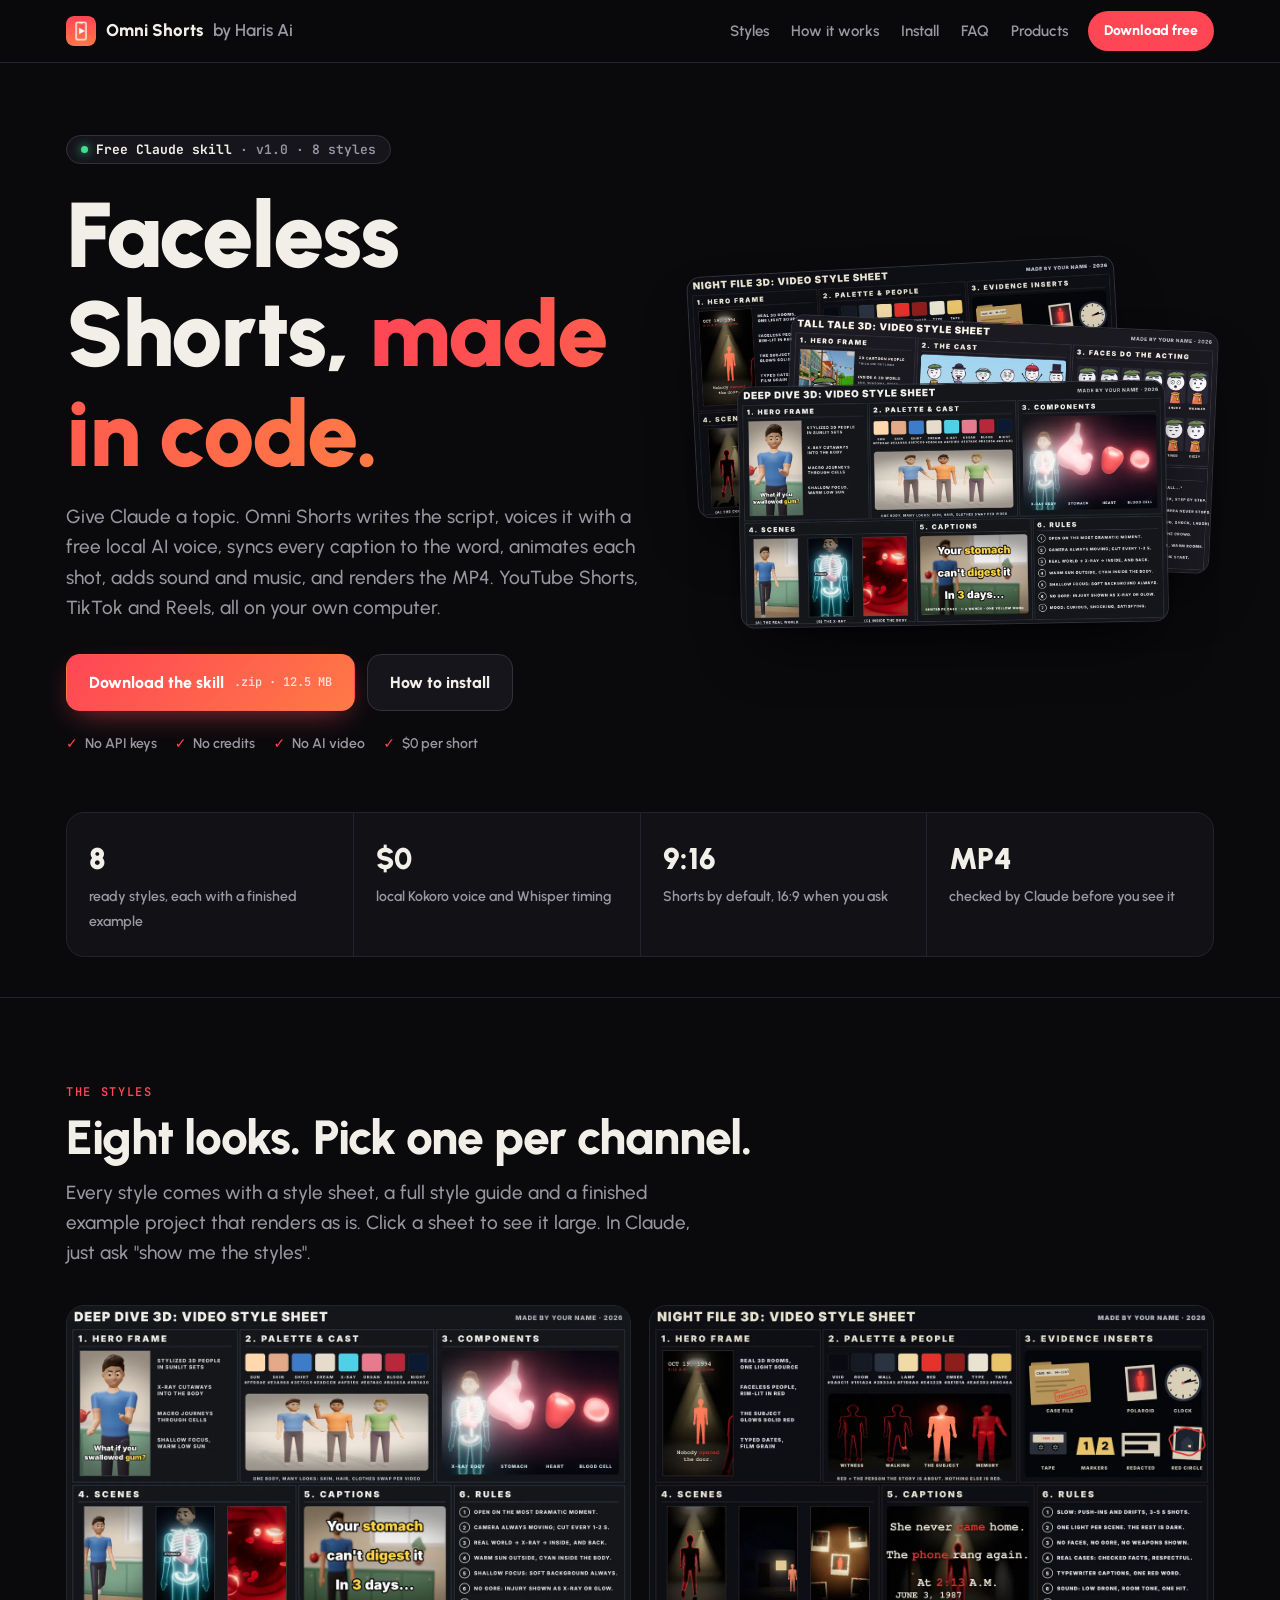
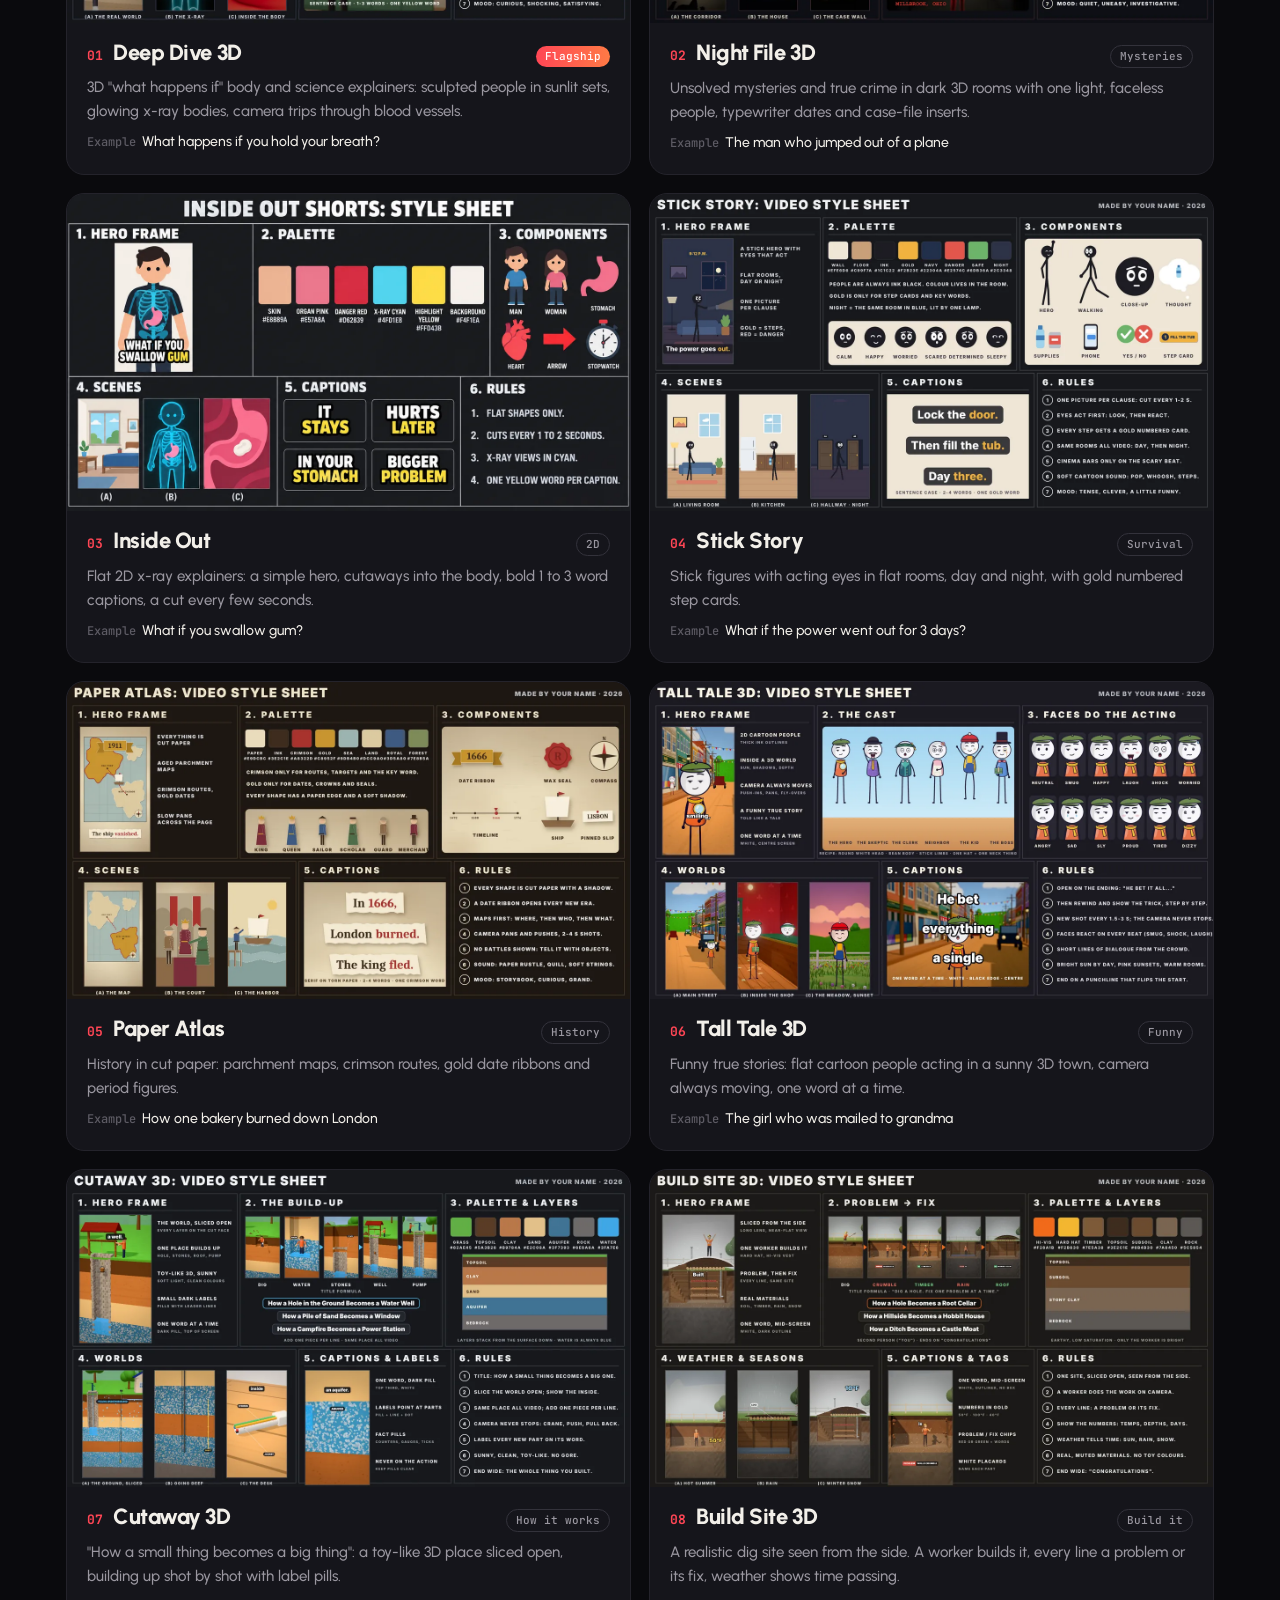
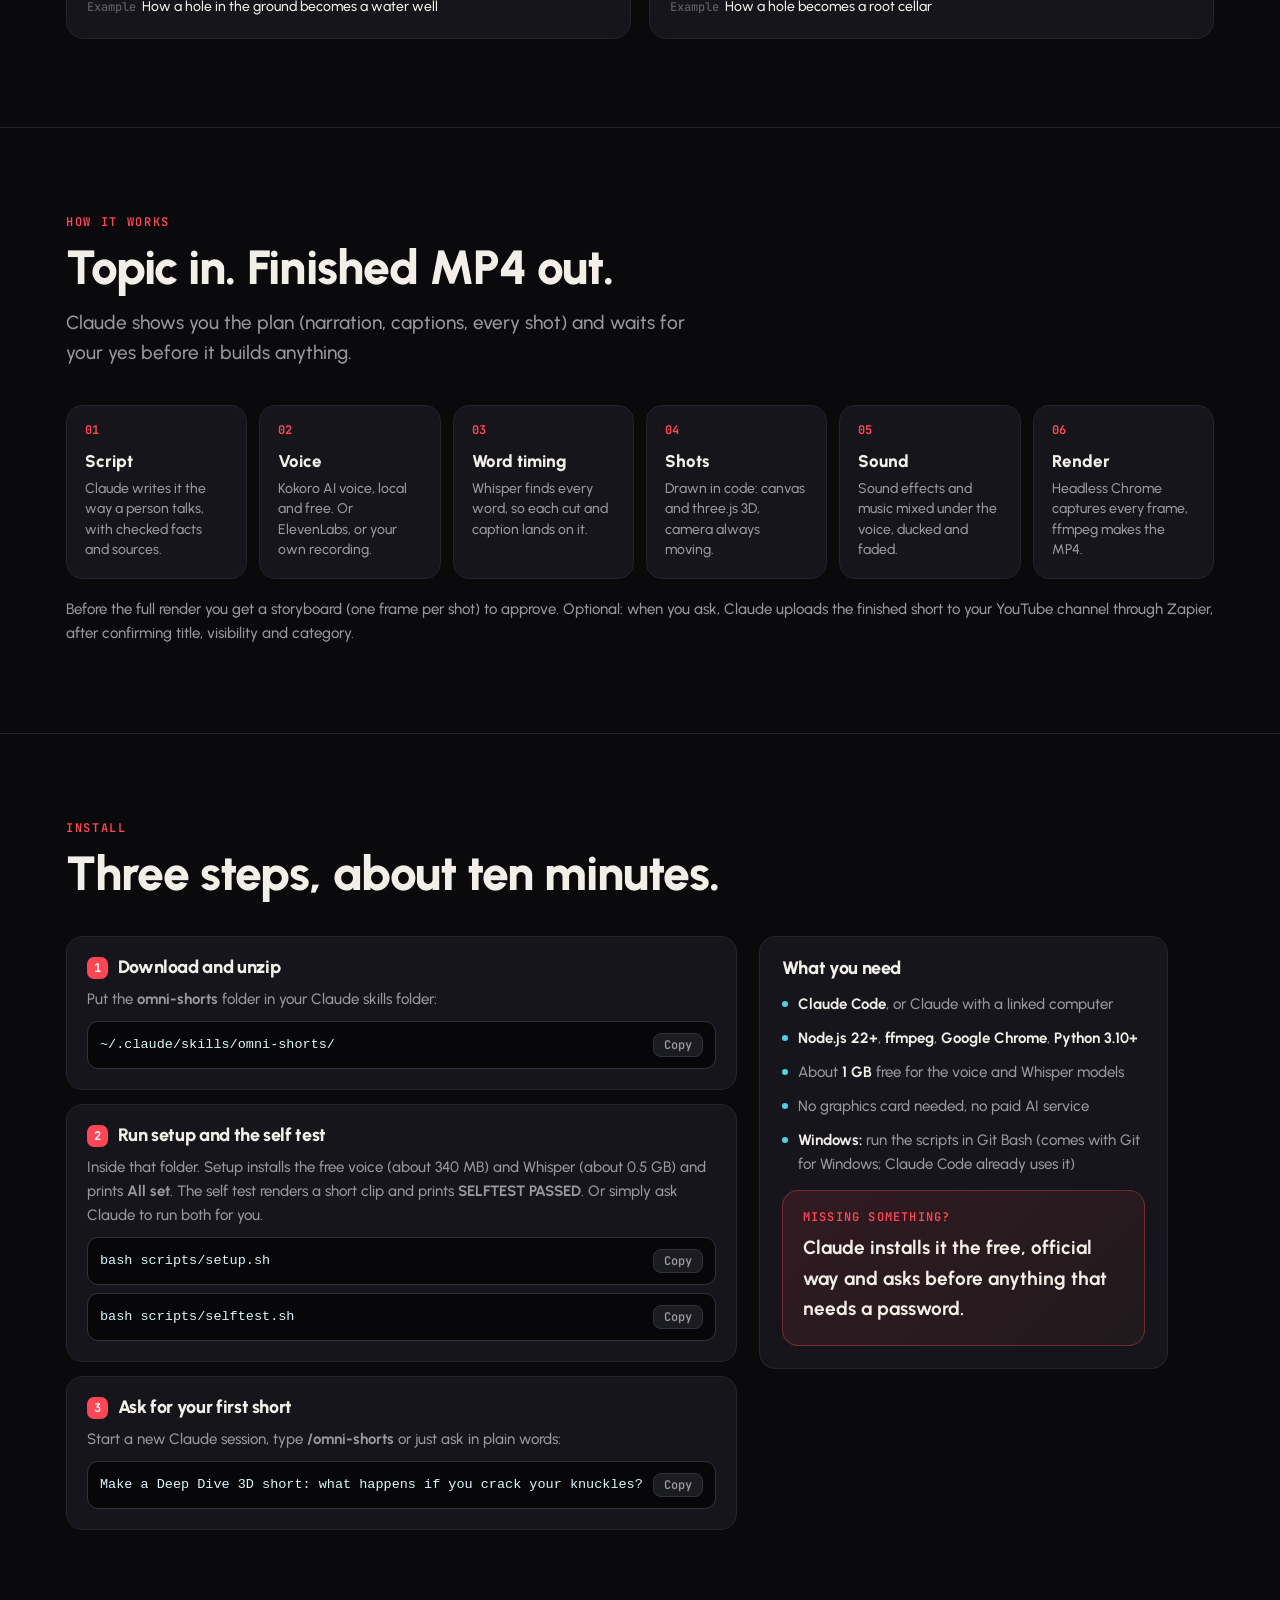
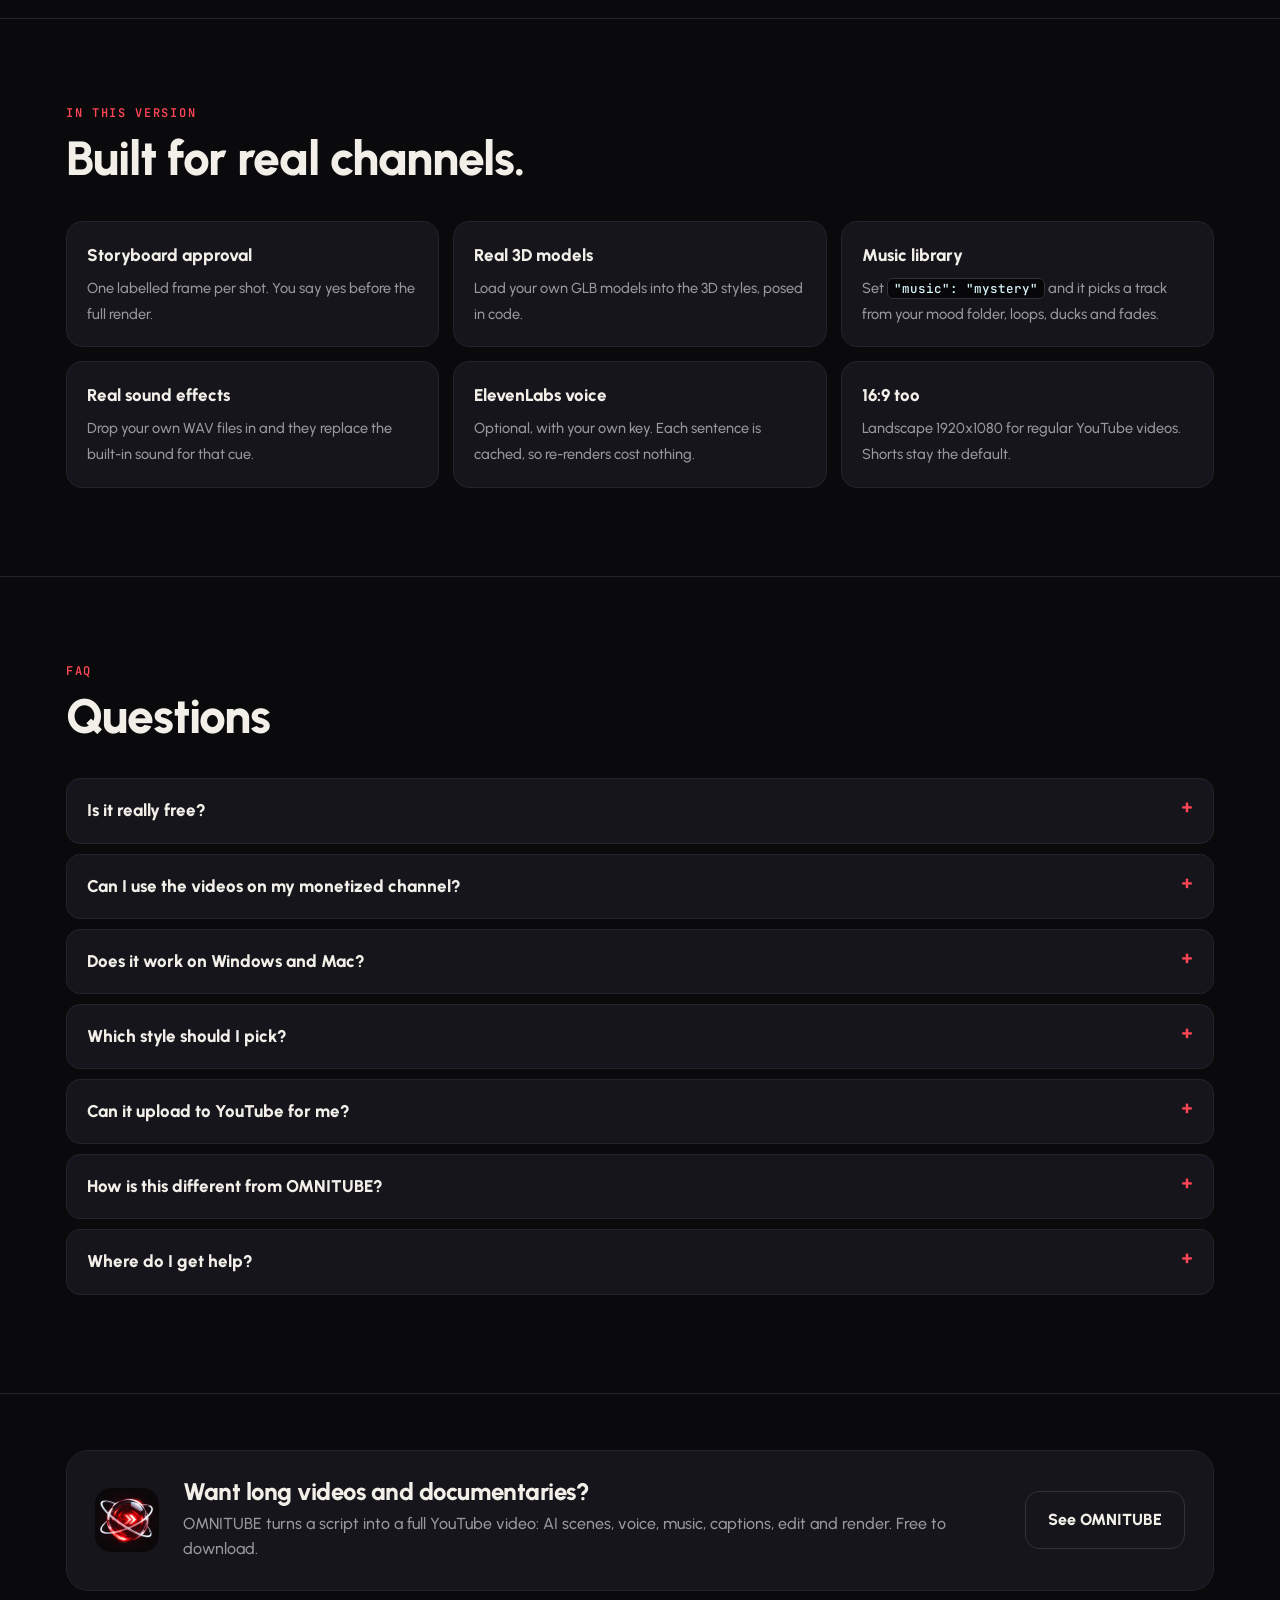
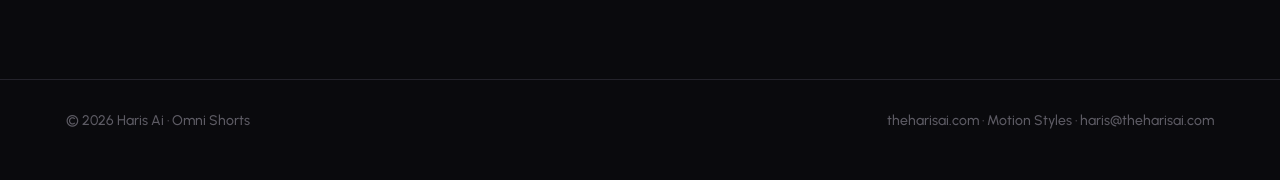
<file: omnishorts/index.html>
<!doctype html>
<html lang="en">
<head>
<meta charset="utf-8">
<meta name="viewport" content="width=device-width, initial-scale=1, viewport-fit=cover">
<title>Omni Shorts · Free Claude Skill for Faceless Shorts · Haris Ai</title>
<meta name="description" content="Omni Shorts is a free Claude skill that makes narrated faceless Shorts, TikToks and Reels fully in code on your own computer. Free local voice, word-synced captions, 8 styles, no API keys, no credits.">
<link rel="canonical" href="https://theharisai.com/omnishorts/">
<link rel="icon" href="/favicon.svg" type="image/svg+xml">
<meta property="og:type" content="website">
<meta property="og:title" content="Omni Shorts: a free Claude skill for faceless Shorts">
<meta property="og:description" content="Topic in, finished MP4 out. Script, free AI voice, word-synced captions, animation, sound and music, all made in code. 8 styles, $0.">
<meta property="og:url" content="https://theharisai.com/omnishorts/">
<meta property="og:image" content="https://theharisai.com/omnishorts/img/og.jpg">
<meta name="twitter:card" content="summary_large_image">
<meta name="twitter:image" content="https://theharisai.com/omnishorts/img/og.jpg">
<link rel="preconnect" href="https://fonts.googleapis.com">
<link rel="preconnect" href="https://fonts.gstatic.com" crossorigin>
<link rel="stylesheet" href="https://fonts.googleapis.com/css2?family=Urbanist:wght@400;500;600;700;800;900&family=JetBrains+Mono:wght@400;500;700&display=swap">
<style>
:root{
  color-scheme:dark;
  --bg:#0a0a0d;--bg2:#111116;--panel:#15151b;--panel2:#1b1b22;
  --ink:#f2efe9;--dim:#9a97a0;--faint:#5d5b64;--line:#24232b;--line2:#33323b;
  --red:#ff4655;--red2:#ff7a45;--cyan:#4fd1e8;
  --display:"Urbanist","Segoe UI",system-ui,sans-serif;
  --mono:"JetBrains Mono",ui-monospace,Menlo,Consolas,monospace;
}
*{box-sizing:border-box}
html{background:var(--bg);scroll-behavior:smooth}
body{margin:0;background:var(--bg);color:var(--ink);font:500 16px/1.6 var(--display);-webkit-font-smoothing:antialiased;overflow-x:hidden}
a{color:inherit;text-decoration:none}
img{max-width:100%;display:block}
button{font:inherit;color:inherit;cursor:pointer}
:focus-visible{outline:2px solid var(--red);outline-offset:3px}
.wrap{max-width:1180px;margin:0 auto;padding:0 max(16px,env(safe-area-inset-left,0px))}
.eyebrow{font:600 12px/1 var(--mono);letter-spacing:.14em;text-transform:uppercase;color:var(--red)}
h1,h2,h3{margin:0;line-height:1.08;letter-spacing:-.02em}
h2{font-size:clamp(30px,4.4vw,48px);font-weight:800}
.lead{color:var(--dim);font-size:clamp(16px,1.6vw,19px);max-width:640px;margin:0}
section{padding:88px 0;border-top:1px solid var(--line)}
.sec-head{display:grid;gap:14px;margin-bottom:36px}

nav{position:sticky;top:0;z-index:20;background:rgba(10,10,13,.82);backdrop-filter:blur(14px);-webkit-backdrop-filter:blur(14px);border-bottom:1px solid var(--line)}
nav .wrap{display:flex;align-items:center;gap:20px;height:62px}
.brand{display:flex;align-items:center;gap:10px;font-weight:800;font-size:17px;white-space:nowrap}
.brand img{width:30px;height:30px;border-radius:8px}
.brand span{color:var(--dim);font-weight:600}
.links{display:flex;gap:22px;margin-left:auto;font-weight:600;font-size:15px;color:var(--dim)}
.links a:hover{color:var(--ink)}
.nav-cta{background:var(--red);color:#fff;font-weight:800;font-size:14px;padding:9px 16px;border-radius:999px;white-space:nowrap}
.nav-cta:hover{filter:brightness(1.1)}

.hero{padding:72px 0 40px;position:relative}
.hero::before{content:"";position:absolute;inset:-120px 0 auto;height:620px;background:radial-gradient(60% 55% at 70% 20%,rgba(255,70,85,.16),transparent 70%),radial-gradient(45% 40% at 15% 30%,rgba(79,209,232,.08),transparent 70%);pointer-events:none;z-index:-1}
.hero-grid{display:grid;grid-template-columns:1.05fr .95fr;gap:48px;align-items:center}
.pill{display:inline-flex;align-items:center;gap:8px;border:1px solid var(--line2);background:var(--panel);border-radius:999px;padding:7px 14px;font:600 13px/1 var(--mono);color:var(--dim)}
.pill b{color:var(--ink)}
.dot{width:7px;height:7px;border-radius:50%;background:#3ee08f;box-shadow:0 0 10px #3ee08f}
.hero h1{font-size:clamp(46px,7.4vw,92px);font-weight:900;margin:22px 0 18px}
.hero h1 em{font-style:normal;background:linear-gradient(90deg,var(--red),var(--red2));-webkit-background-clip:text;background-clip:text;color:transparent}
.hero .lead{margin-bottom:30px}
.ctas{display:flex;flex-wrap:wrap;gap:12px;align-items:center}
.btn{display:inline-flex;align-items:center;gap:10px;border-radius:14px;padding:15px 22px;font-weight:800;font-size:16px;border:1px solid transparent;transition:transform .15s,filter .15s}
.btn:hover{transform:translateY(-1px)}
.btn-main{background:linear-gradient(135deg,var(--red),var(--red2));color:#fff;box-shadow:0 10px 30px -10px rgba(255,70,85,.6)}
.btn-ghost{border-color:var(--line2);background:var(--panel)}
.btn small{font:500 12px/1 var(--mono);opacity:.8}
.facts{display:flex;flex-wrap:wrap;gap:8px 18px;margin-top:22px;color:var(--dim);font-size:14px;font-weight:600}
.facts span::before{content:"✓";color:var(--red);margin-right:7px;font-weight:900}
.dl-count{margin-top:14px;font:500 13px/1.4 var(--mono);color:var(--faint)}
.dl-count b{color:var(--ink)}
.stack{position:relative;aspect-ratio:16/11}
.stack img{position:absolute;width:82%;border-radius:14px;border:1px solid var(--line2);box-shadow:0 30px 60px -20px rgba(0,0,0,.8)}
.stack img:nth-child(1){left:0;top:0;transform:rotate(-3deg)}
.stack img:nth-child(2){right:0;top:16%;transform:rotate(2.5deg)}
.stack img:nth-child(3){left:9%;bottom:0;transform:rotate(-1deg)}

.strip{display:grid;grid-template-columns:repeat(4,1fr);gap:1px;background:var(--line);border:1px solid var(--line);border-radius:18px;overflow:hidden;margin-top:56px}
.strip div{background:var(--bg2);padding:22px}
.strip b{display:block;font-size:30px;font-weight:900}
.strip span{color:var(--dim);font-size:14px;font-weight:600}

.grid{display:grid;grid-template-columns:repeat(2,1fr);gap:18px}
.card{background:var(--panel);border:1px solid var(--line);border-radius:18px;overflow:hidden;display:flex;flex-direction:column;transition:border-color .2s,transform .2s}
.card:hover{border-color:var(--line2);transform:translateY(-2px)}
.card .shot{background:#000;cursor:zoom-in}
.card .shot img{width:100%;height:auto;aspect-ratio:16/9;object-fit:cover}
.card .body{padding:18px 20px 20px;display:grid;gap:8px}
.card .top{display:flex;align-items:baseline;gap:10px}
.num{font:700 13px/1 var(--mono);color:var(--red)}
.card h3{font-size:22px;font-weight:800}
.tag{margin-left:auto;font:500 11px/1 var(--mono);color:var(--dim);border:1px solid var(--line2);border-radius:999px;padding:5px 9px;white-space:nowrap}
.card p{margin:0;color:var(--dim);font-size:15px}
.card .ex{font-size:14px;color:var(--ink)}
.card .ex i{font-style:normal;color:var(--faint);font-family:var(--mono);font-size:12px;margin-right:6px}
.flag{background:linear-gradient(90deg,var(--red),var(--red2));color:#fff;border:0}

.flow{display:grid;grid-template-columns:repeat(6,1fr);gap:12px;counter-reset:s}
.step{background:var(--panel);border:1px solid var(--line);border-radius:16px;padding:18px}
.step::before{counter-increment:s;content:"0" counter(s);font:700 12px/1 var(--mono);color:var(--red);display:block;margin-bottom:12px}
.step b{display:block;font-size:17px;font-weight:800;margin-bottom:4px}
.step span{color:var(--dim);font-size:14px;line-height:1.45;display:block}
.note{margin:18px 0 0;color:var(--dim);font-size:15px}

.two{display:grid;grid-template-columns:1.1fr .9fr;gap:22px;align-items:start}
.inst{display:grid;gap:14px}
.istep{background:var(--panel);border:1px solid var(--line);border-radius:16px;padding:20px}
.istep h3{font-size:18px;font-weight:800;display:flex;gap:10px;align-items:center;margin-bottom:8px}
.istep h3 i{font:700 12px/1 var(--mono);font-style:normal;background:var(--red);color:#fff;border-radius:7px;padding:5px 7px}
.istep p{margin:0 0 10px;color:var(--dim);font-size:15px}
.code{display:flex;align-items:center;gap:10px;background:#07070a;border:1px solid var(--line2);border-radius:11px;padding:11px 12px;font:500 13.5px/1.45 var(--mono);color:#d9f6fb;overflow-x:auto}
.code code{white-space:pre;flex:1}
.copy{flex:none;background:var(--panel2);border:1px solid var(--line2);border-radius:8px;padding:5px 10px;font:600 12px/1 var(--mono);color:var(--dim)}
.copy:hover{color:var(--ink)}
.copy.ok{color:#3ee08f;border-color:#3ee08f}
.side{background:var(--panel);border:1px solid var(--line);border-radius:16px;padding:22px;display:grid;gap:14px}
.side h3{font-size:18px;font-weight:800}
.side ul{margin:0;padding:0;list-style:none;display:grid;gap:10px}
.side li{display:flex;gap:10px;color:var(--dim);font-size:15px}
.side li b{color:var(--ink);font-weight:700}
.side li::before{content:"";flex:none;width:6px;height:6px;border-radius:50%;background:var(--cyan);margin-top:9px}
.prompt{background:linear-gradient(135deg,rgba(255,70,85,.12),rgba(255,122,69,.05));border:1px solid rgba(255,70,85,.35);border-radius:16px;padding:20px}
.prompt p{margin:0 0 10px;font:600 12px/1 var(--mono);color:var(--red);letter-spacing:.1em;text-transform:uppercase}
.prompt q{display:block;font-size:19px;font-weight:700;quotes:none}

.feats{display:grid;grid-template-columns:repeat(3,1fr);gap:14px}
.feat{background:var(--panel);border:1px solid var(--line);border-radius:16px;padding:20px}
.feat b{display:block;font-size:17px;font-weight:800;margin-bottom:6px}
.feat span{color:var(--dim);font-size:14.5px}
.feat code{font-family:var(--mono);font-size:12.5px;color:#d9f6fb;background:#07070a;border:1px solid var(--line2);border-radius:6px;padding:1px 6px}

details{background:var(--panel);border:1px solid var(--line);border-radius:14px;padding:0 20px;margin-bottom:10px}
summary{list-style:none;cursor:pointer;padding:18px 0;font-weight:800;font-size:17px;display:flex;justify-content:space-between;gap:16px}
summary::-webkit-details-marker{display:none}
summary::after{content:"+";color:var(--red);font:700 20px/1 var(--mono)}
details[open] summary::after{content:"\2212"}
details p{margin:0 0 18px;color:var(--dim)}
details a{color:var(--ink);text-decoration:underline;text-underline-offset:3px}

.band{display:grid;grid-template-columns:auto 1fr auto;gap:24px;align-items:center;background:var(--panel);border:1px solid var(--line);border-radius:22px;padding:28px}
.band img{width:64px;height:64px;border-radius:16px}
.band h3{font-size:24px;font-weight:800;margin-bottom:6px}
.band p{margin:0;color:var(--dim)}

footer{border-top:1px solid var(--line);padding:30px 0 48px;color:var(--faint);font-size:14px}
footer .wrap{display:flex;flex-wrap:wrap;gap:10px 24px;justify-content:space-between}
footer a:hover{color:var(--ink)}

.lb{position:fixed;inset:0;background:rgba(0,0,0,.9);display:none;align-items:center;justify-content:center;padding:16px;z-index:50;cursor:zoom-out}
.lb.on{display:flex}
.lb img{max-height:92vh;border-radius:12px}

@media (max-width:980px){
  .hero-grid,.two{grid-template-columns:1fr}
  .flow{grid-template-columns:repeat(3,1fr)}
  .feats{grid-template-columns:1fr 1fr}
  .stack{max-width:560px}
}
@media (max-width:680px){
  .links{display:none}
  .nav-cta{margin-left:auto}
  .brand span{display:none}
  .grid,.feats{grid-template-columns:1fr}
  .flow{grid-template-columns:1fr 1fr}
  .strip{grid-template-columns:1fr 1fr}
  section{padding:64px 0}
  .band{grid-template-columns:1fr}
  .btn{width:100%;justify-content:center}
}
</style>
</head>
<body>

<nav><div class="wrap">
  <a class="brand" href="/"><img src="/images/logos/omni-shorts.png" alt=""> Omni Shorts <span>by Haris Ai</span></a>
  <div class="links">
    <a href="#styles">Styles</a><a href="#how">How it works</a><a href="#install">Install</a><a href="#faq">FAQ</a><a href="/#products">Products</a>
  </div>
  <a class="nav-cta" href="https://github.com/Ai-Haris/omni-shorts-releases/releases/latest/download/omni-shorts.zip">Download free</a>
</div></nav>

<header class="hero"><div class="wrap">
  <div class="hero-grid">
    <div>
      <span class="pill"><i class="dot"></i> <b>Free Claude skill</b> · v1.0 · 8 styles</span>
      <h1>Faceless Shorts, <em>made in code.</em></h1>
      <p class="lead">Give Claude a topic. Omni Shorts writes the script, voices it with a free local AI voice, syncs every caption to the word, animates each shot, adds sound and music, and renders the MP4. YouTube Shorts, TikTok and Reels, all on your own computer.</p>
      <div class="ctas">
        <a class="btn btn-main" href="https://github.com/Ai-Haris/omni-shorts-releases/releases/latest/download/omni-shorts.zip">Download the skill <small>.zip · 12.5 MB</small></a>
        <a class="btn btn-ghost" href="#install">How to install</a>
      </div>
      <div class="facts"><span>No API keys</span><span>No credits</span><span>No AI video</span><span>$0 per short</span></div>
      <div class="dl-count" id="dlc" hidden><b id="dln">0</b> downloads</div>
    </div>
    <div class="stack" aria-hidden="true">
      <img src="img/night-file.webp" alt="">
      <img src="img/tall-tale.webp" alt="">
      <img src="img/deep-dive.webp" alt="">
    </div>
  </div>
  <div class="strip">
    <div><b>8</b><span>ready styles, each with a finished example</span></div>
    <div><b>$0</b><span>local Kokoro voice and Whisper timing</span></div>
    <div><b>9:16</b><span>Shorts by default, 16:9 when you ask</span></div>
    <div><b>MP4</b><span>checked by Claude before you see it</span></div>
  </div>
</div></header>

<section id="styles"><div class="wrap">
  <div class="sec-head">
    <span class="eyebrow">The styles</span>
    <h2>Eight looks. Pick one per channel.</h2>
    <p class="lead">Every style comes with a style sheet, a full style guide and a finished example project that renders as is. Click a sheet to see it large. In Claude, just ask "show me the styles".</p>
  </div>
  <div class="grid" id="grid"></div>
</div></section>

<section id="how"><div class="wrap">
  <div class="sec-head">
    <span class="eyebrow">How it works</span>
    <h2>Topic in. Finished MP4 out.</h2>
    <p class="lead">Claude shows you the plan (narration, captions, every shot) and waits for your yes before it builds anything.</p>
  </div>
  <div class="flow">
    <div class="step"><b>Script</b><span>Claude writes it the way a person talks, with checked facts and sources.</span></div>
    <div class="step"><b>Voice</b><span>Kokoro AI voice, local and free. Or ElevenLabs, or your own recording.</span></div>
    <div class="step"><b>Word timing</b><span>Whisper finds every word, so each cut and caption lands on it.</span></div>
    <div class="step"><b>Shots</b><span>Drawn in code: canvas and three.js 3D, camera always moving.</span></div>
    <div class="step"><b>Sound</b><span>Sound effects and music mixed under the voice, ducked and faded.</span></div>
    <div class="step"><b>Render</b><span>Headless Chrome captures every frame, ffmpeg makes the MP4.</span></div>
  </div>
  <p class="note">Before the full render you get a storyboard (one frame per shot) to approve. Optional: when you ask, Claude uploads the finished short to your YouTube channel through Zapier, after confirming title, visibility and category.</p>
</div></section>

<section id="install"><div class="wrap">
  <div class="sec-head">
    <span class="eyebrow">Install</span>
    <h2>Three steps, about ten minutes.</h2>
  </div>
  <div class="two">
    <div class="inst">
      <div class="istep">
        <h3><i>1</i> Download and unzip</h3>
        <p>Put the <b>omni-shorts</b> folder in your Claude skills folder:</p>
        <div class="code"><code>~/.claude/skills/omni-shorts/</code><button class="copy" type="button">Copy</button></div>
      </div>
      <div class="istep">
        <h3><i>2</i> Run setup and the self test</h3>
        <p>Inside that folder. Setup installs the free voice (about 340 MB) and Whisper (about 0.5 GB) and prints <b>All set</b>. The self test renders a short clip and prints <b>SELFTEST PASSED</b>. Or simply ask Claude to run both for you.</p>
        <div class="code"><code>bash scripts/setup.sh</code><button class="copy" type="button">Copy</button></div>
        <div class="code" style="margin-top:8px"><code>bash scripts/selftest.sh</code><button class="copy" type="button">Copy</button></div>
      </div>
      <div class="istep">
        <h3><i>3</i> Ask for your first short</h3>
        <p>Start a new Claude session, type <b>/omni-shorts</b> or just ask in plain words:</p>
        <div class="code"><code>Make a Deep Dive 3D short: what happens if you crack your knuckles?</code><button class="copy" type="button">Copy</button></div>
      </div>
    </div>
    <aside class="side">
      <h3>What you need</h3>
      <ul>
        <li><span><b>Claude Code</b>, or Claude with a linked computer</span></li>
        <li><span><b>Node.js 22+</b>, <b>ffmpeg</b>, <b>Google Chrome</b>, <b>Python 3.10+</b></span></li>
        <li><span>About <b>1 GB</b> free for the voice and Whisper models</span></li>
        <li><span>No graphics card needed, no paid AI service</span></li>
        <li><span><b>Windows:</b> run the scripts in Git Bash (comes with Git for Windows; Claude Code already uses it)</span></li>
      </ul>
      <div class="prompt"><p>Missing something?</p><q>Claude installs it the free, official way and asks before anything that needs a password.</q></div>
    </aside>
  </div>
</div></section>

<section id="new"><div class="wrap">
  <div class="sec-head">
    <span class="eyebrow">In this version</span>
    <h2>Built for real channels.</h2>
  </div>
  <div class="feats">
    <div class="feat"><b>Storyboard approval</b><span>One labelled frame per shot. You say yes before the full render.</span></div>
    <div class="feat"><b>Real 3D models</b><span>Load your own GLB models into the 3D styles, posed in code.</span></div>
    <div class="feat"><b>Music library</b><span>Set <code>"music": "mystery"</code> and it picks a track from your mood folder, loops, ducks and fades.</span></div>
    <div class="feat"><b>Real sound effects</b><span>Drop your own WAV files in and they replace the built-in sound for that cue.</span></div>
    <div class="feat"><b>ElevenLabs voice</b><span>Optional, with your own key. Each sentence is cached, so re-renders cost nothing.</span></div>
    <div class="feat"><b>16:9 too</b><span>Landscape 1920x1080 for regular YouTube videos. Shorts stay the default.</span></div>
  </div>
</div></section>

<section id="faq"><div class="wrap">
  <div class="sec-head">
    <span class="eyebrow">FAQ</span>
    <h2>Questions</h2>
  </div>
  <details><summary>Is it really free?</summary><p>Yes. The skill is free and every part of the pipeline runs on your computer: the Kokoro voice, Whisper word timing, drawing, sound and rendering. There are no API keys, no credits and no per-video fee. Only your Claude plan is used, as for any chat.</p></details>
  <details><summary>Can I use the videos on my monetized channel?</summary><p>Yes. The code, stories, drawings and sound in the skill are original and free to use in your videos. Claude writes original scripts and checks facts against reliable sources. Use a format you like, never another creator's script or shots.</p></details>
  <details><summary>Does it work on Windows and Mac?</summary><p>Both. On Windows, run the scripts in Git Bash. Any normal laptop works, no graphics card is needed.</p></details>
  <details><summary>Which style should I pick?</summary><p>Body and science "what happens if": Deep Dive 3D or Inside Out. Mysteries and true crime: Night File 3D. Survival tips: Stick Story. History: Paper Atlas. Funny true stories: Tall Tale 3D. How things work or grow: Cutaway 3D. Build it yourself, problem by problem: Build Site 3D. Keep one style and one voice per channel.</p></details>
  <details><summary>Can it upload to YouTube for me?</summary><p>Yes, when you ask. Claude uploads the finished short to your channel through Zapier and confirms the title, visibility and category first.</p></details>
  <details><summary>How is this different from OMNITUBE?</summary><p>Omni Shorts makes short animated videos drawn entirely in code, inside Claude. <a href="/omnitube/">OMNITUBE</a> is a full desktop video studio for long YouTube videos and documentaries, with AI images, clips, voices and editing.</p></details>
  <details><summary>Where do I get help?</summary><p>Message me on WhatsApp at +92 348 5563133 or email <a href="mailto:haris@theharisai.com">haris@theharisai.com</a>.</p></details>
</div></section>

<section style="padding-top:56px"><div class="wrap">
  <div class="band">
    <img src="/images/logos/omnitube.png" alt="">
    <div><h3>Want long videos and documentaries?</h3><p>OMNITUBE turns a script into a full YouTube video: AI scenes, voice, music, captions, edit and render. Free to download.</p></div>
    <a class="btn btn-ghost" href="/omnitube/">See OMNITUBE</a>
  </div>
</div></section>

<footer><div class="wrap">
  <span>© 2026 Haris Ai · Omni Shorts</span>
  <span><a href="/">theharisai.com</a> · <a href="/styles/">Motion Styles</a> · <a href="mailto:haris@theharisai.com">haris@theharisai.com</a></span>
</div></footer>

<div class="lb" id="lb"><img alt=""></div>

<script>
const STYLES = [
  ["deep-dive","Deep Dive 3D","Flagship","3D \"what happens if\" body and science explainers: sculpted people in sunlit sets, glowing x-ray bodies, camera trips through blood vessels.","What happens if you hold your breath?"],
  ["night-file","Night File 3D","Mysteries","Unsolved mysteries and true crime in dark 3D rooms with one light, faceless people, typewriter dates and case-file inserts.","The man who jumped out of a plane"],
  ["inside-out","Inside Out","2D","Flat 2D x-ray explainers: a simple hero, cutaways into the body, bold 1 to 3 word captions, a cut every few seconds.","What if you swallow gum?"],
  ["stick-story","Stick Story","Survival","Stick figures with acting eyes in flat rooms, day and night, with gold numbered step cards.","What if the power went out for 3 days?"],
  ["paper-atlas","Paper Atlas","History","History in cut paper: parchment maps, crimson routes, gold date ribbons and period figures.","How one bakery burned down London"],
  ["tall-tale","Tall Tale 3D","Funny","Funny true stories: flat cartoon people acting in a sunny 3D town, camera always moving, one word at a time.","The girl who was mailed to grandma"],
  ["cutaway","Cutaway 3D","How it works","\"How a small thing becomes a big thing\": a toy-like 3D place sliced open, building up shot by shot with label pills.","How a hole in the ground becomes a water well"],
  ["build-site","Build Site 3D","Build it","A realistic dig site seen from the side. A worker builds it, every line a problem or its fix, weather shows time passing.","How a hole becomes a root cellar"]
];
const g = document.getElementById('grid');
STYLES.forEach((s,i)=>{
  const a = document.createElement('article'); a.className='card';
  a.innerHTML = `<div class="shot" data-src="img/${s[0]}.webp"><img src="img/${s[0]}.webp" alt="${s[1]} style sheet" width="1280" height="720" decoding="async"></div>
  <div class="body"><div class="top"><span class="num">0${i+1}</span><h3>${s[1]}</h3><span class="tag${i===0?' flag':''}">${s[2]}</span></div>
  <p>${s[3]}</p><div class="ex"><i>Example</i>${s[4]}</div></div>`;
  g.appendChild(a);
});
const lb=document.getElementById('lb');
document.addEventListener('click',e=>{
  const sh=e.target.closest('.shot'); if(sh){lb.querySelector('img').src=sh.dataset.src;lb.classList.add('on');return}
  if(e.target.closest('#lb')) lb.classList.remove('on');
  const c=e.target.closest('.copy'); if(c){
    const t=c.parentElement.querySelector('code').textContent;
    (navigator.clipboard?navigator.clipboard.writeText(t):Promise.reject()).then(()=>{c.textContent='Copied';c.classList.add('ok');setTimeout(()=>{c.textContent='Copy';c.classList.remove('ok')},1600)}).catch(()=>{});
  }
});
document.addEventListener('keydown',e=>{if(e.key==='Escape')lb.classList.remove('on')});

// Download counter from GitHub Releases (cached 15 min, hidden when 0 or unavailable)
(function(){
  const K='os_dl', show=n=>{if(n>0){document.getElementById('dln').textContent=n.toLocaleString();document.getElementById('dlc').hidden=false}};
  try{const c=JSON.parse(localStorage.getItem(K)||'null'); if(c&&Date.now()-c.t<9e5){show(c.n);return}}catch(e){}
  fetch('https://api.github.com/repos/Ai-Haris/omni-shorts-releases/releases').then(r=>r.ok?r.json():[]).then(rs=>{
    let n=0; (rs||[]).forEach(r=>(r.assets||[]).forEach(a=>{if(/\.zip$/i.test(a.name))n+=a.download_count||0}));
    try{localStorage.setItem(K,JSON.stringify({t:Date.now(),n}))}catch(e){}
    show(n);
  }).catch(()=>{});
})();
</script>
</body>
</html>
</file>
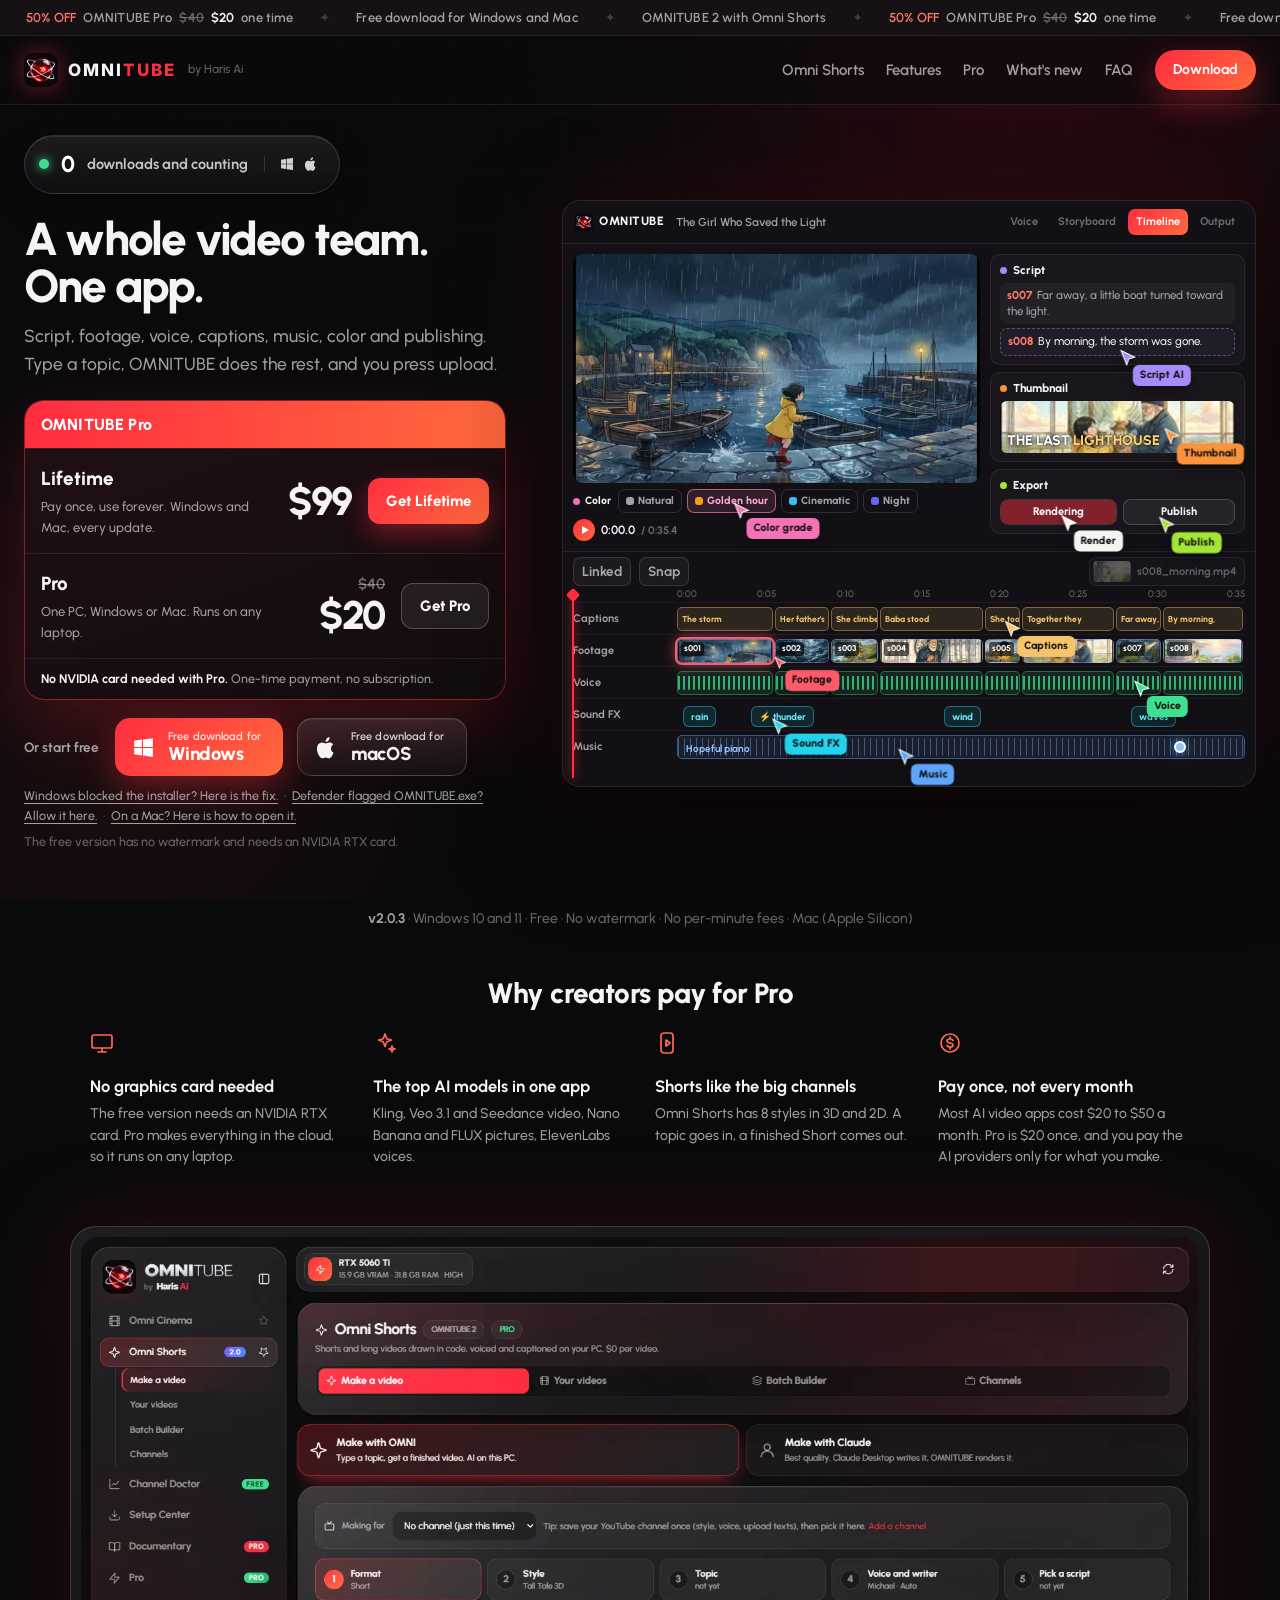
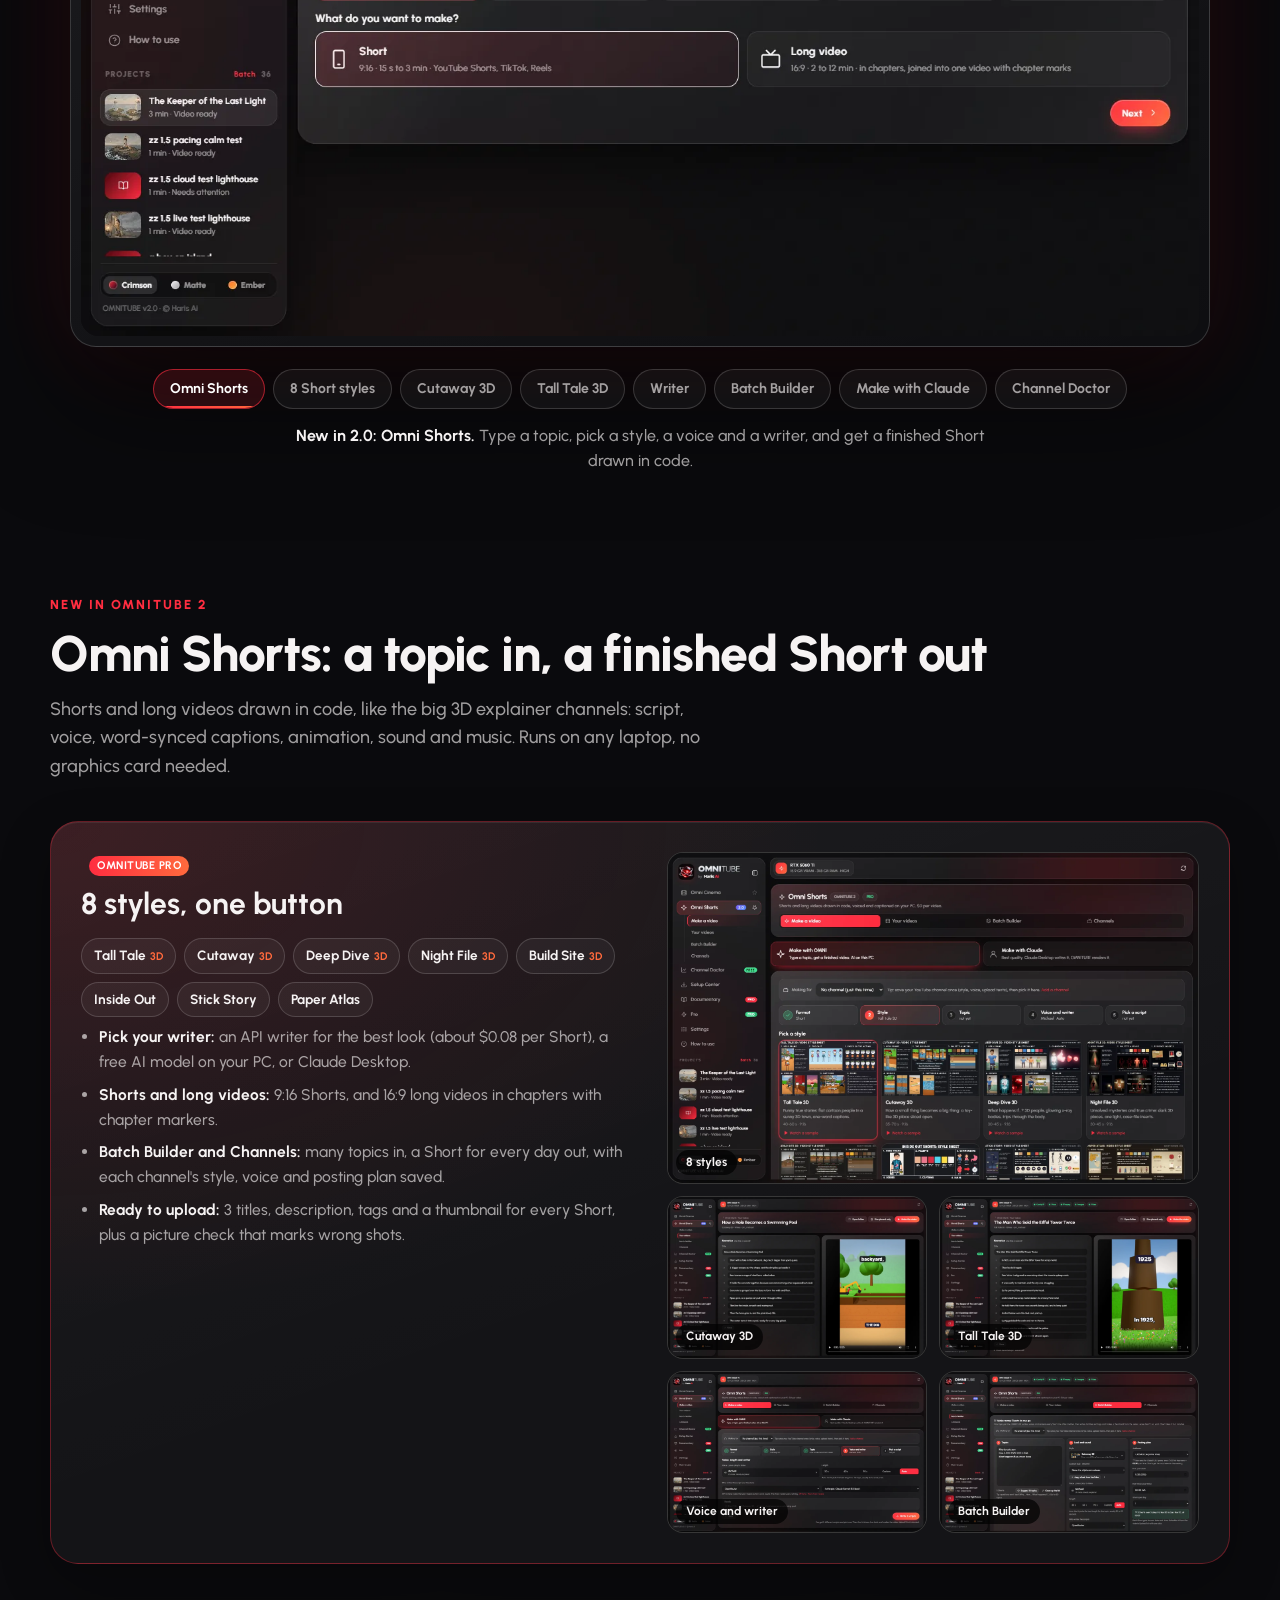
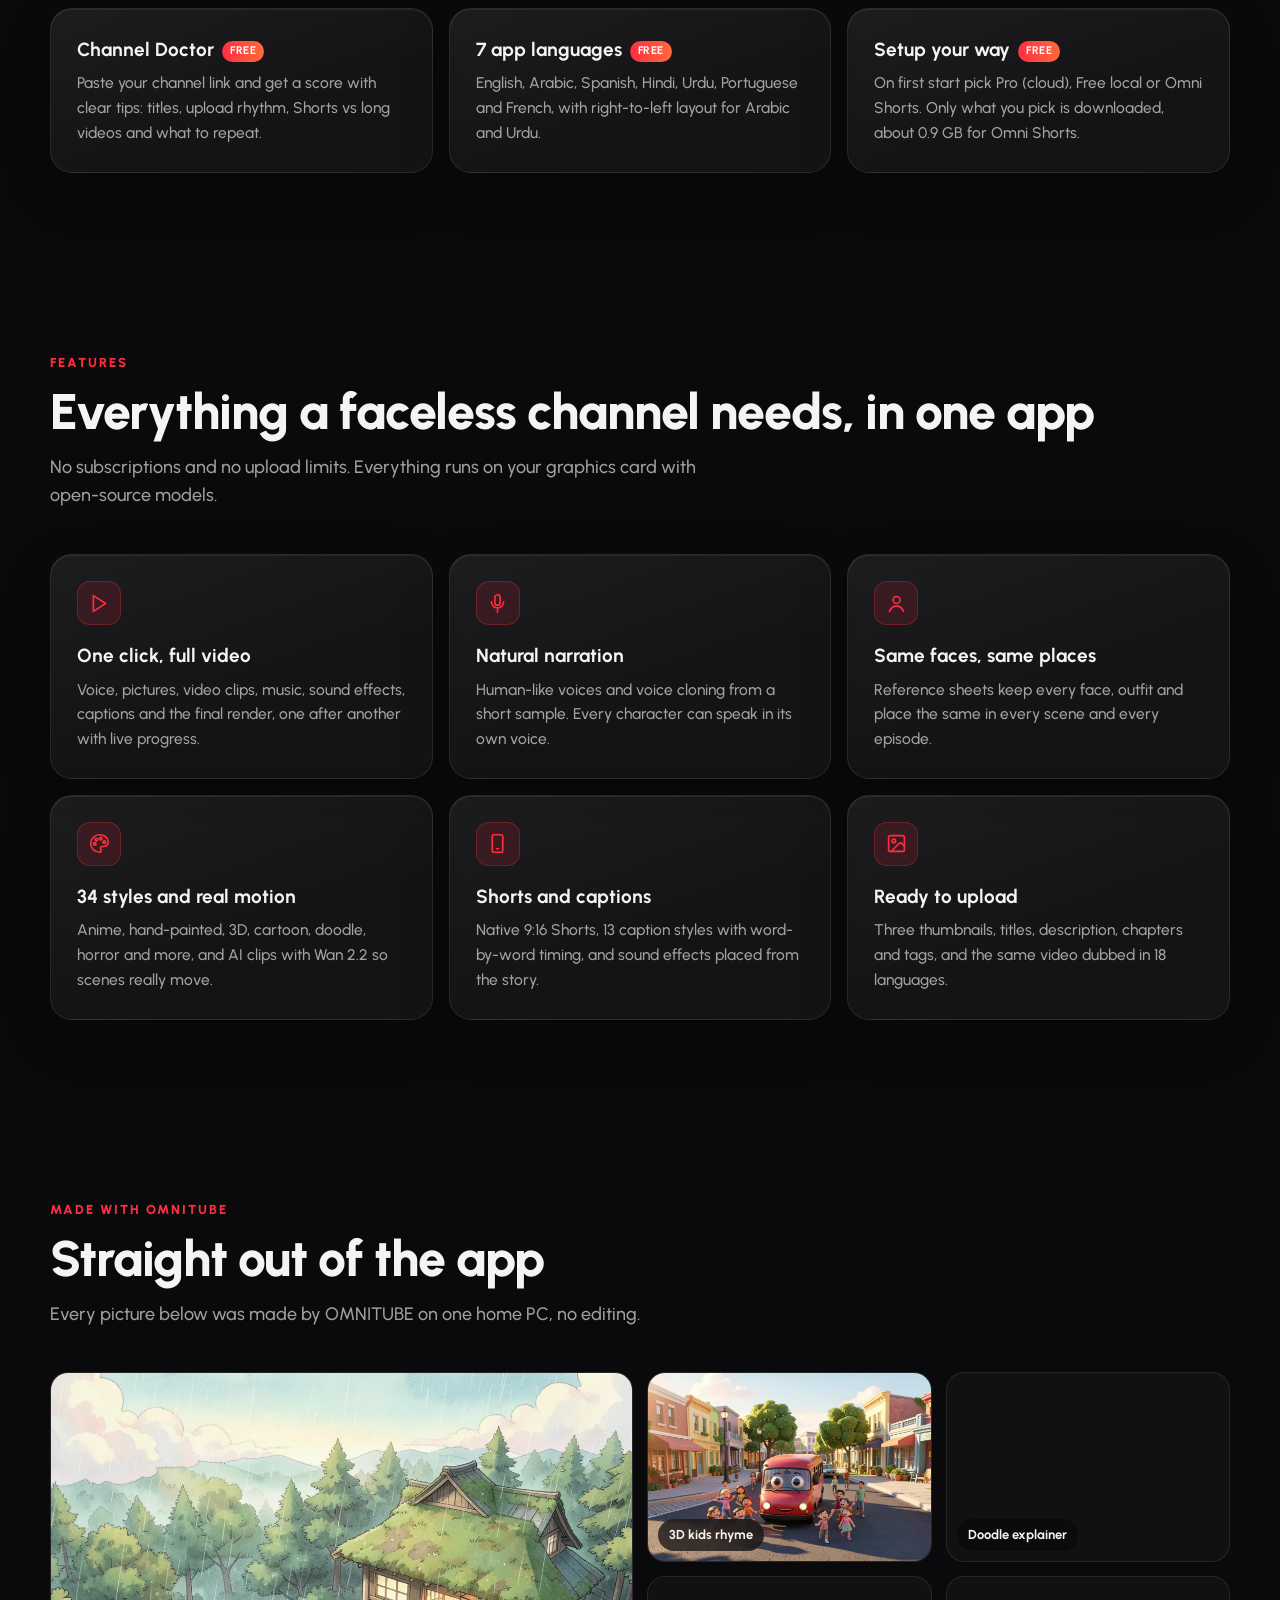
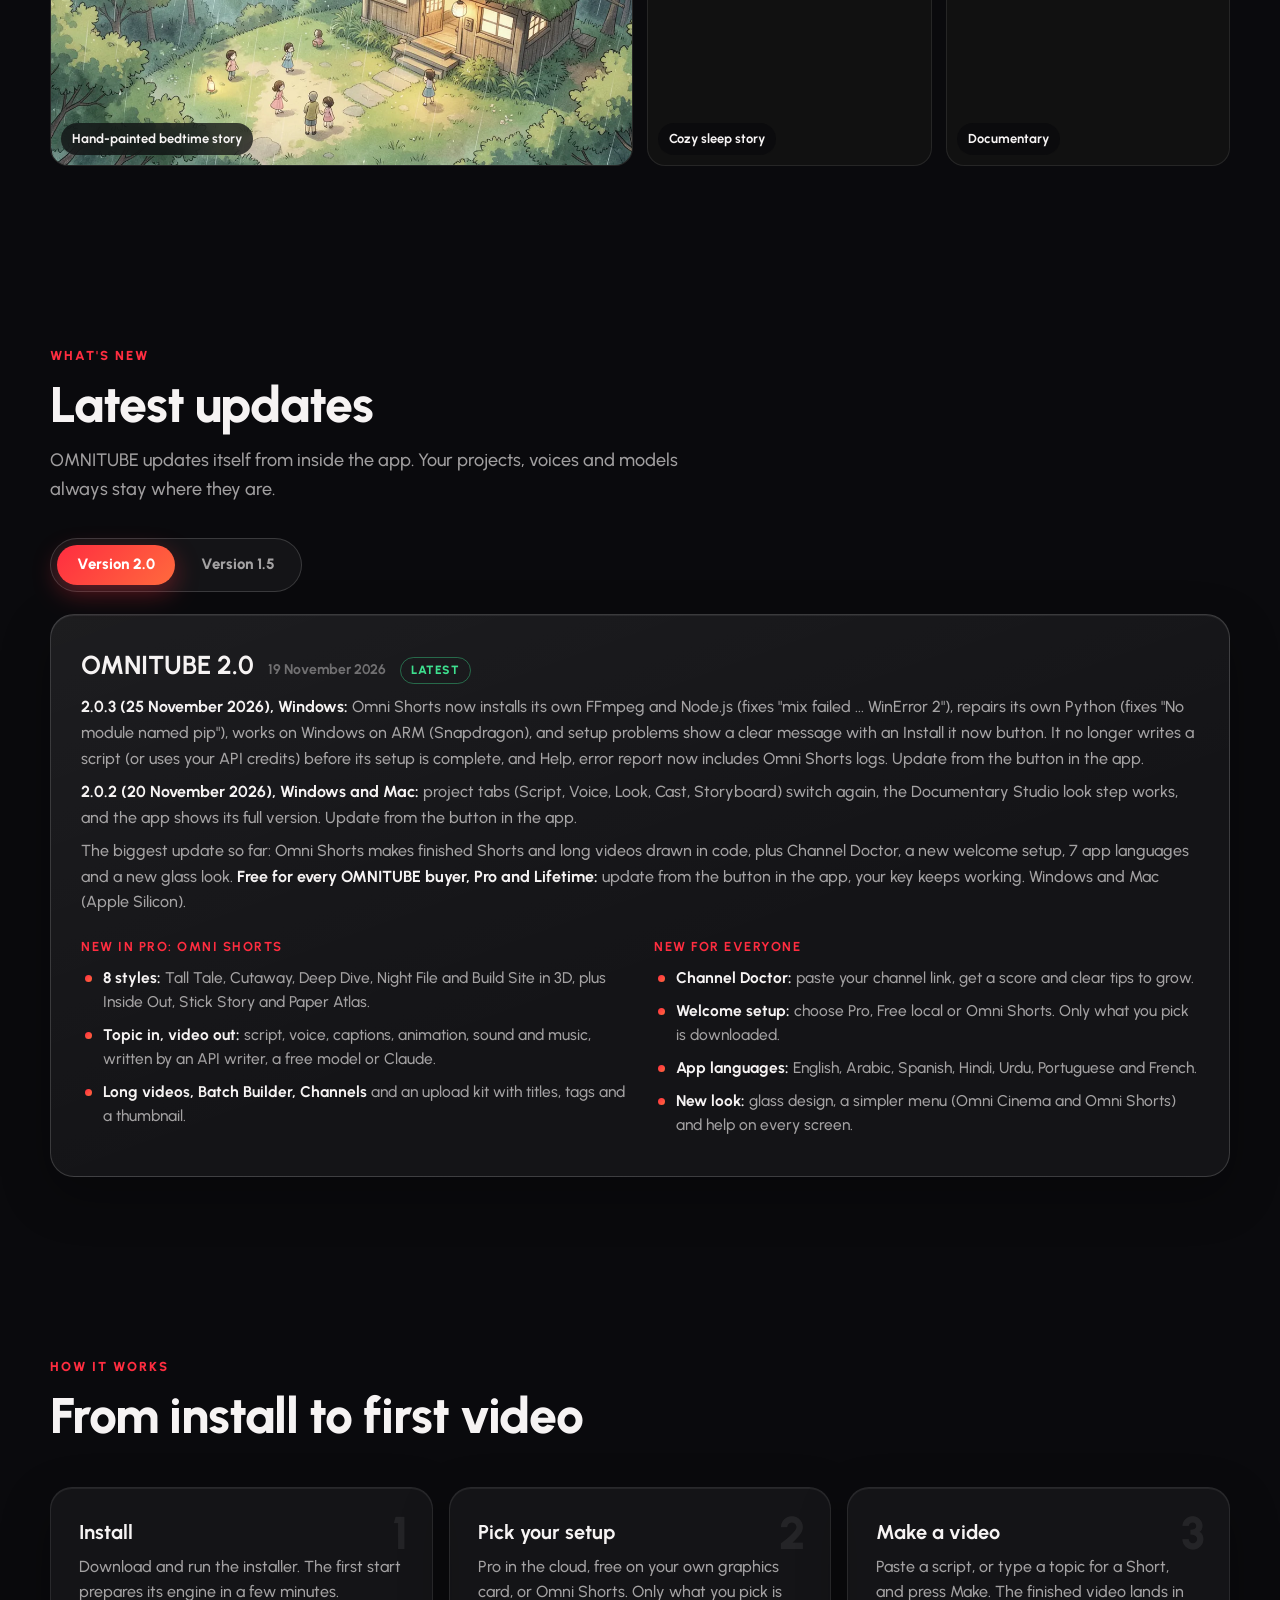
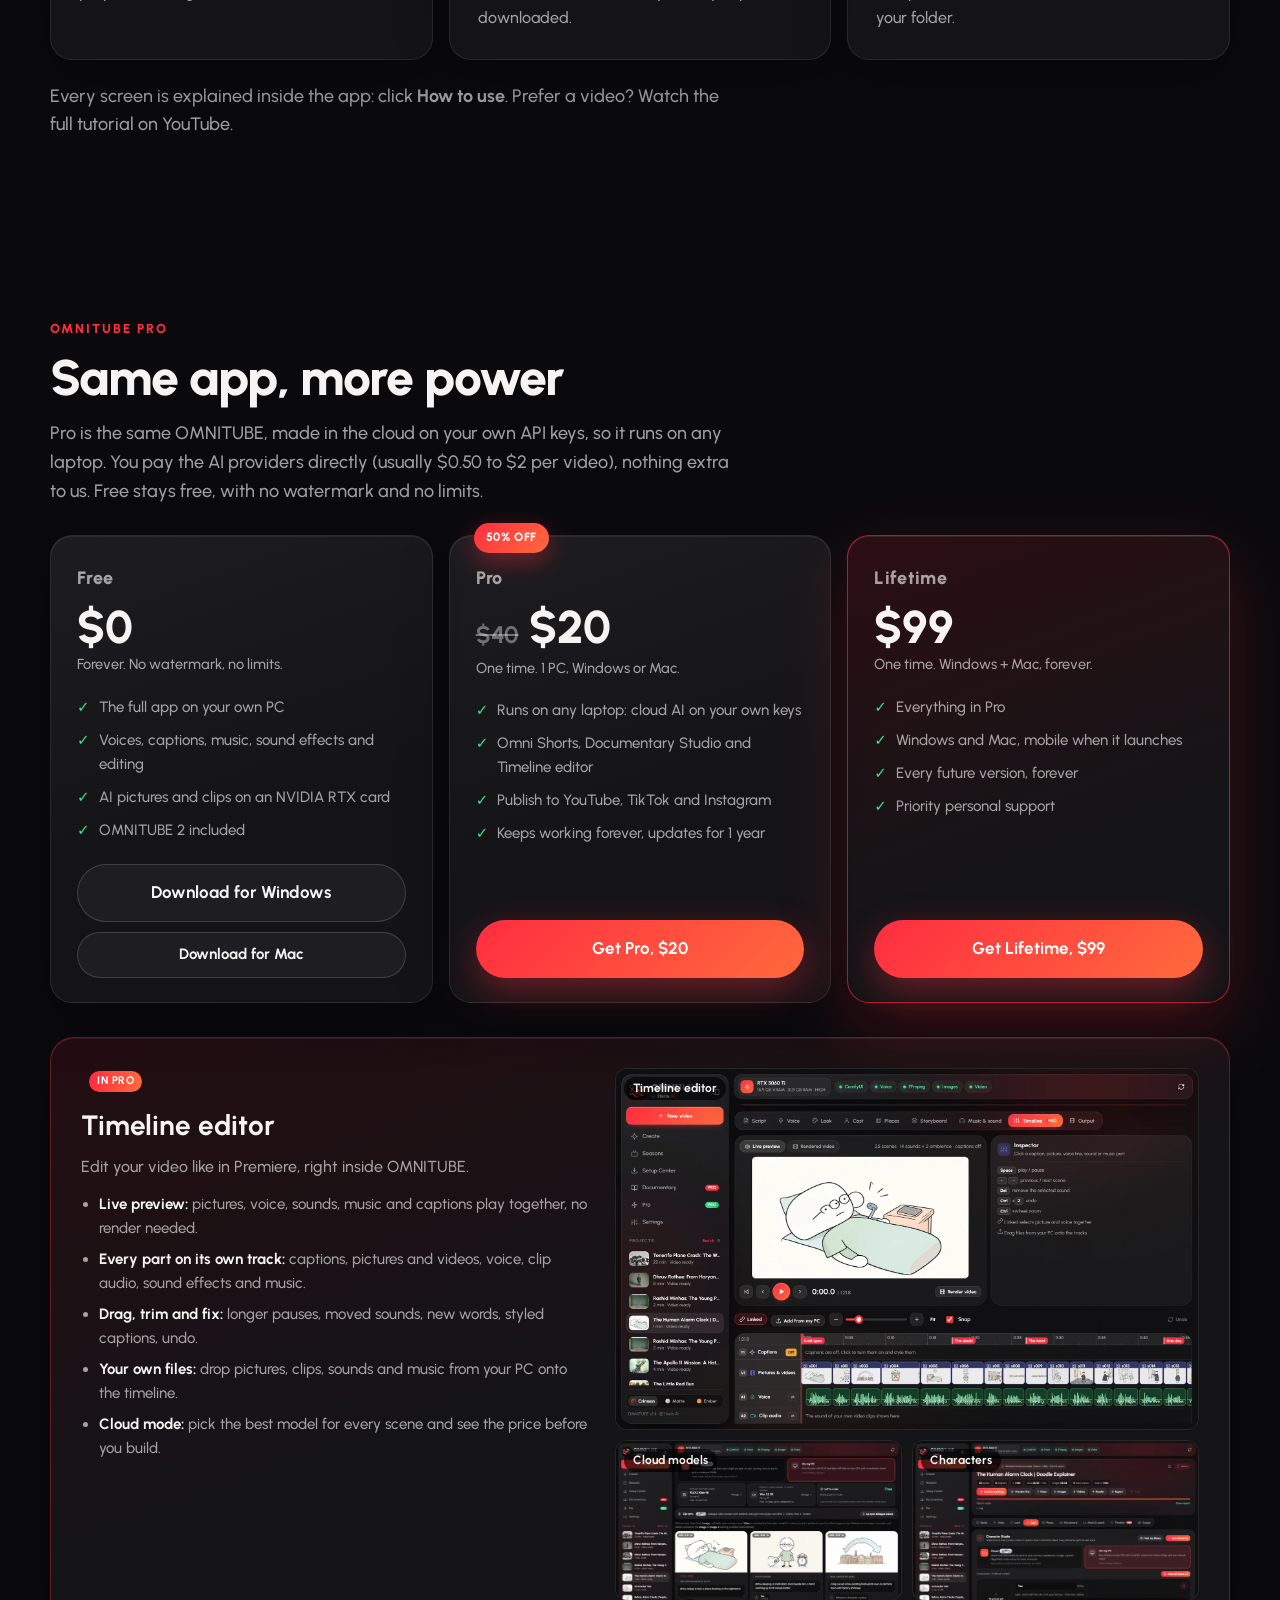
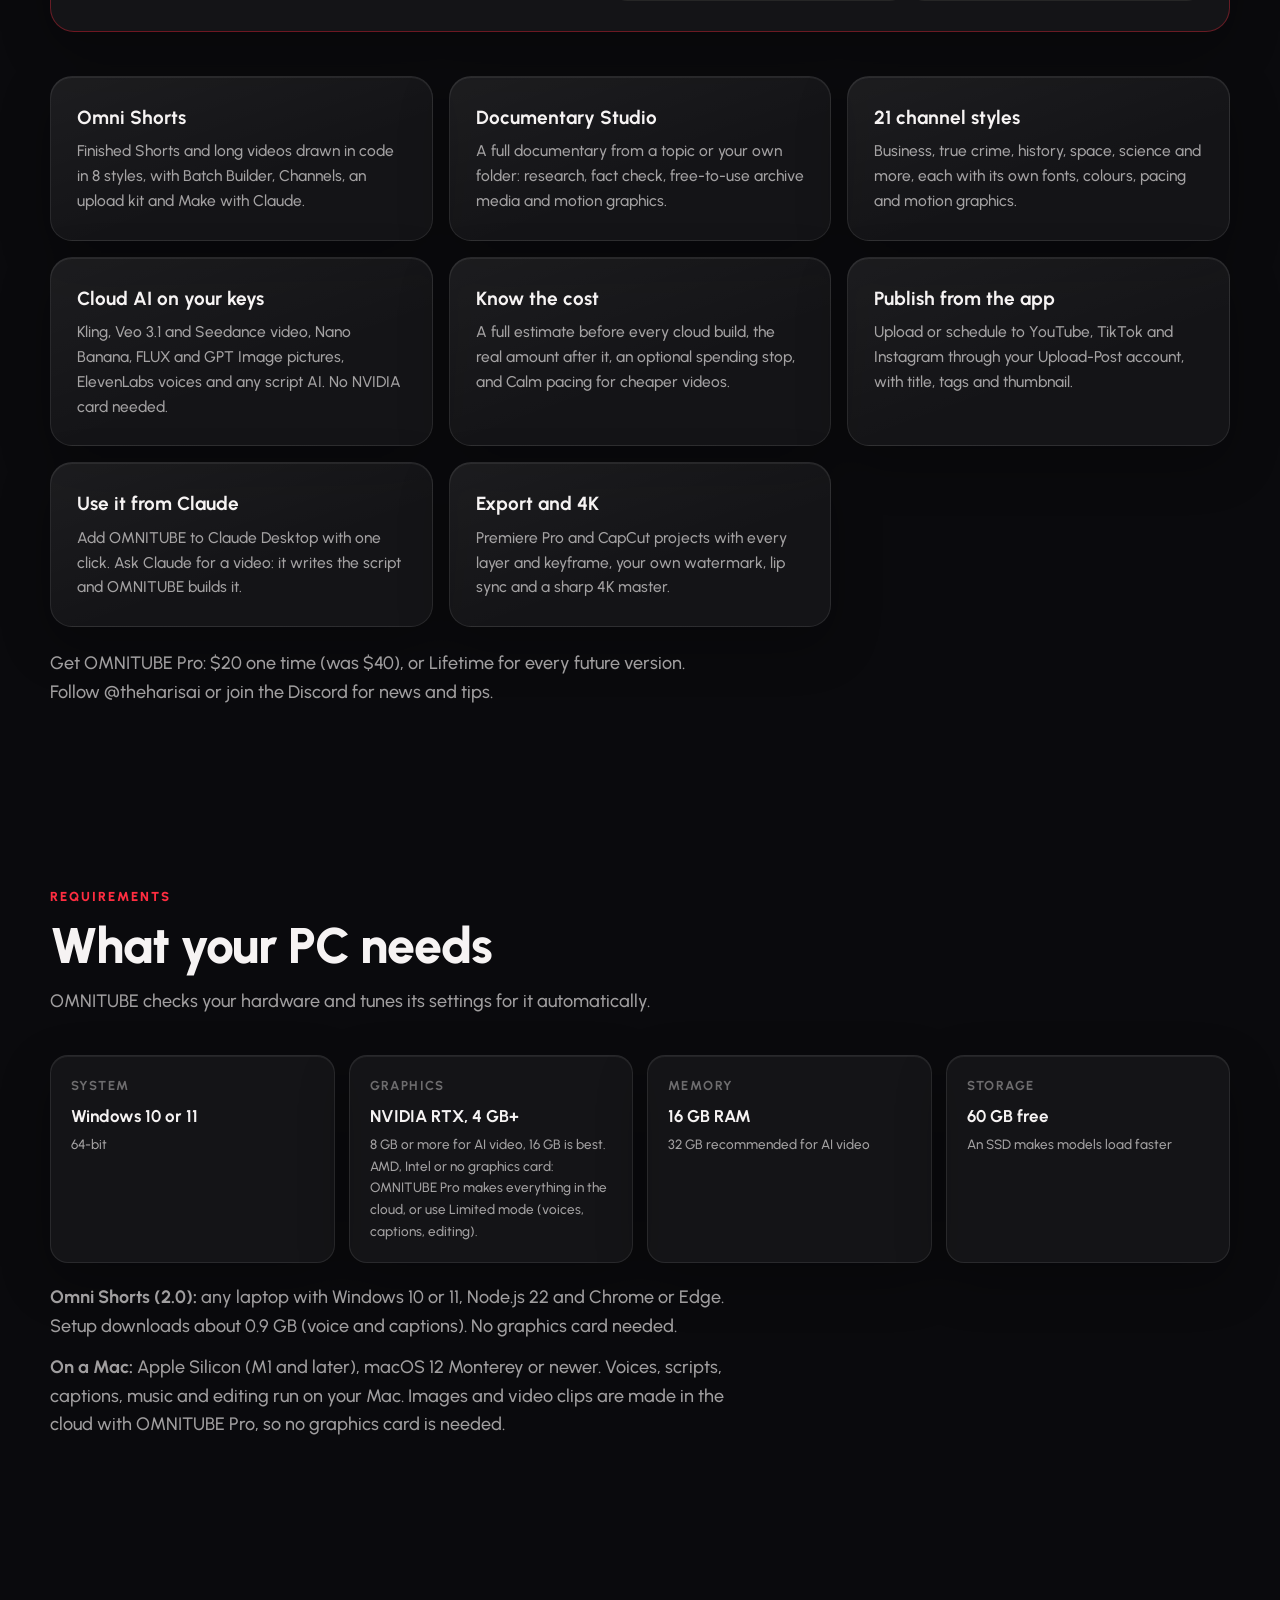
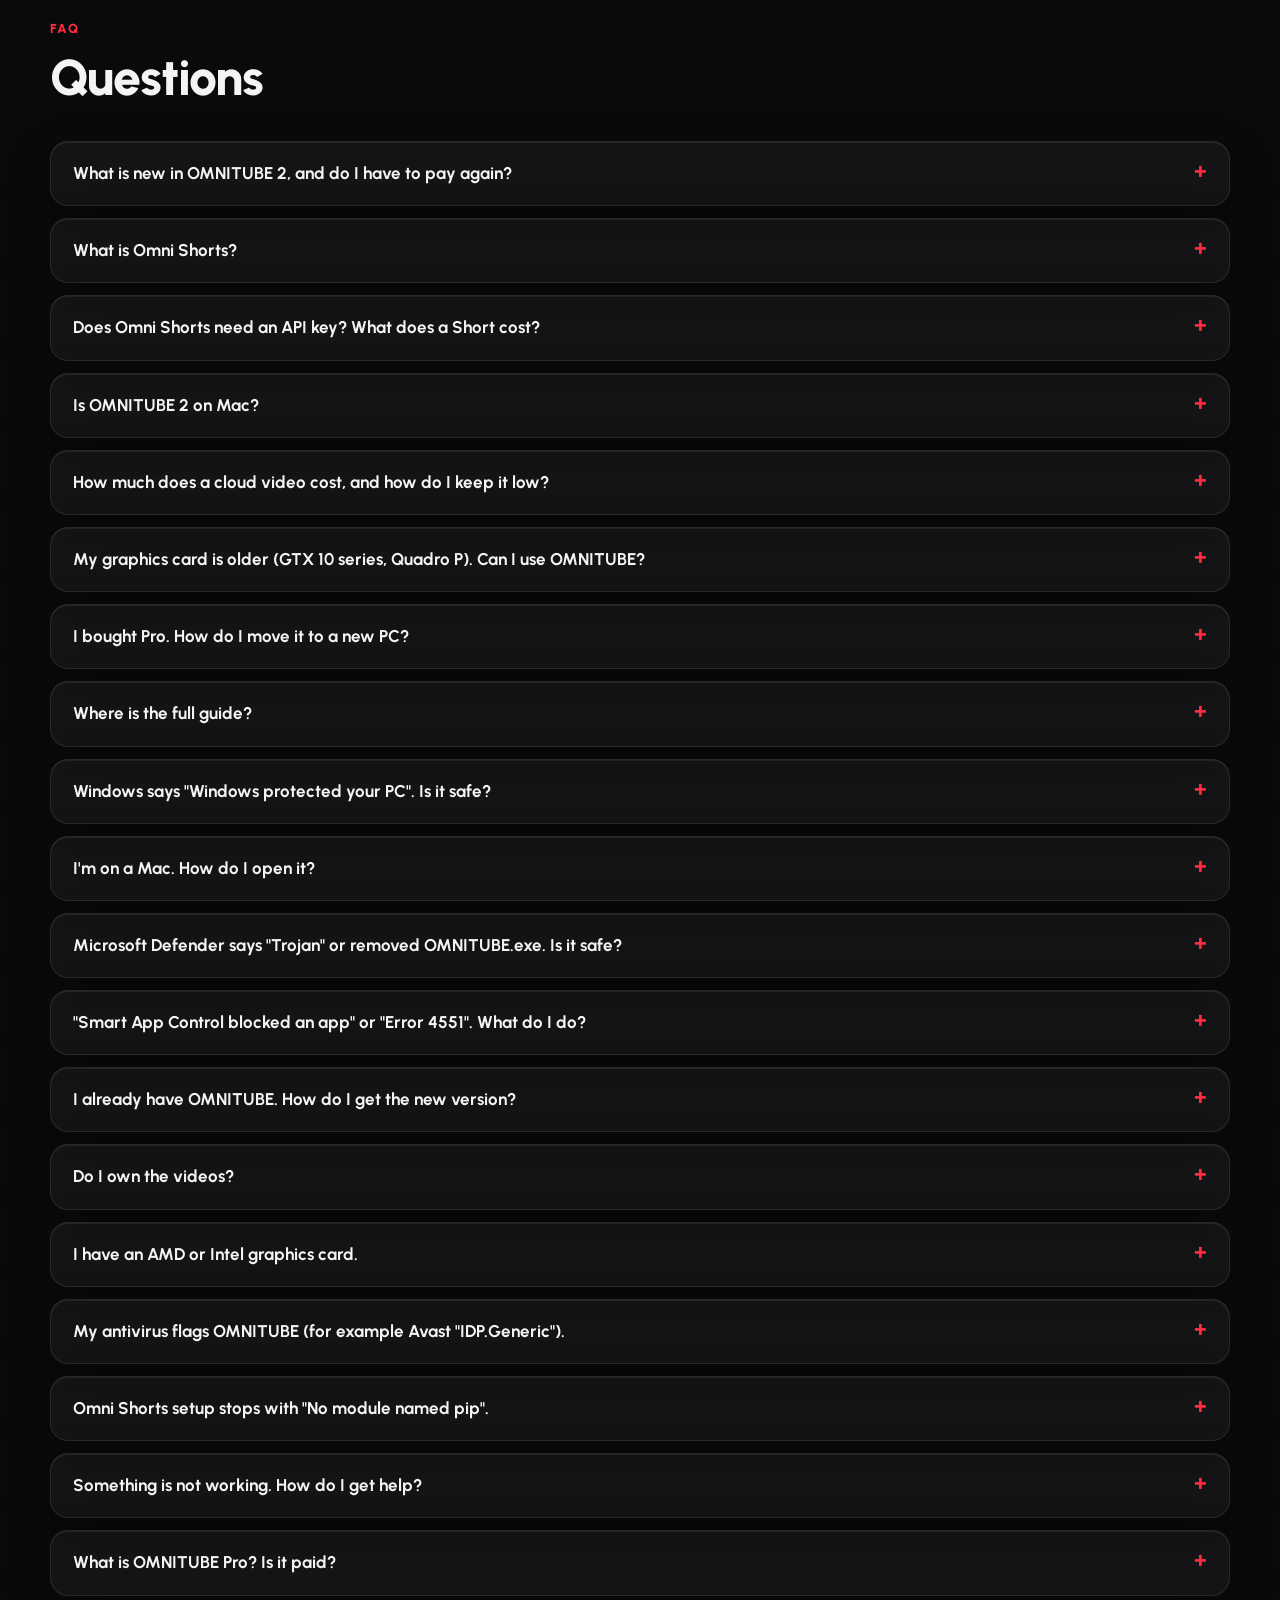
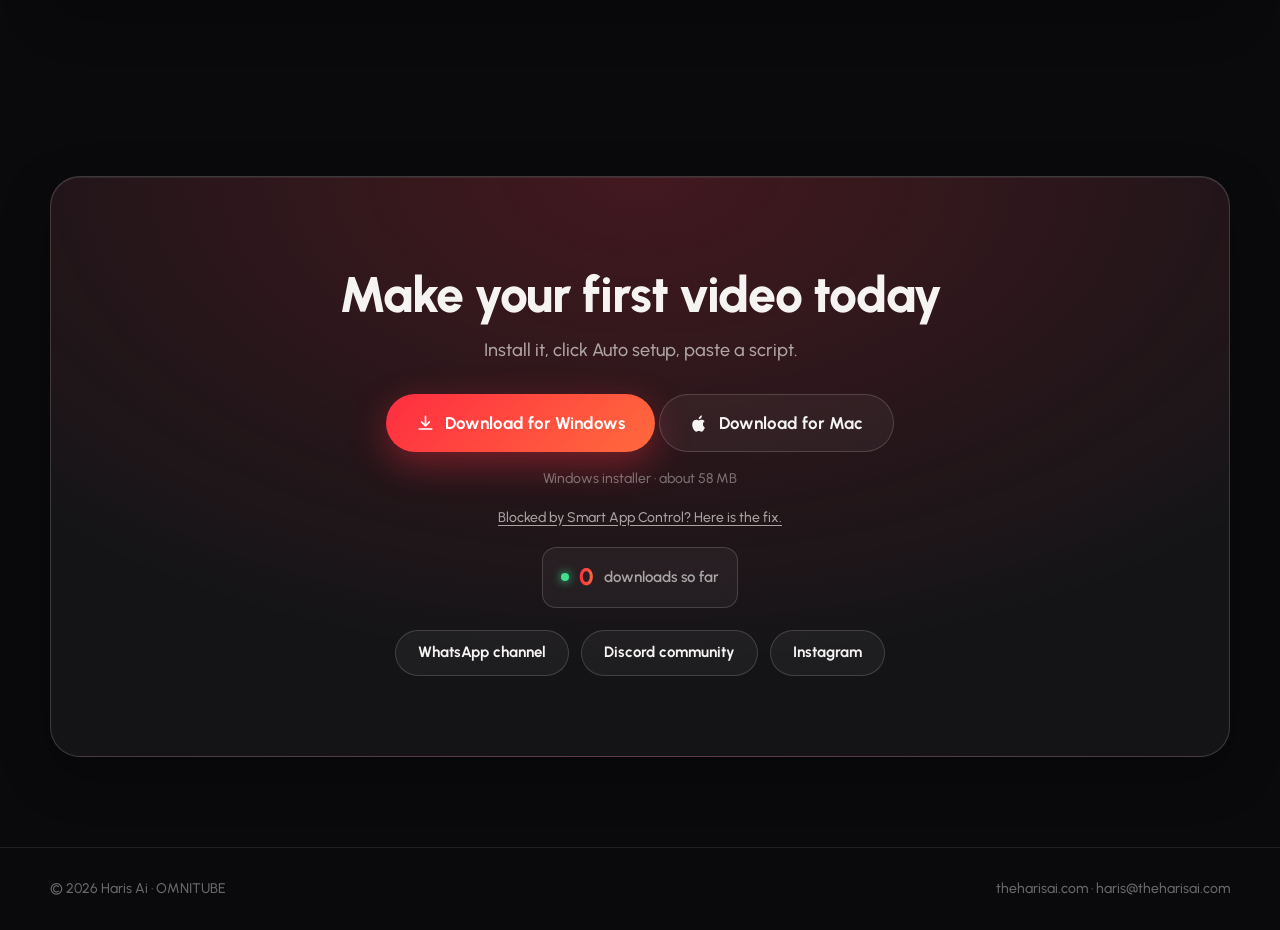
<file: omnitube/index.html>
<!doctype html>
<html lang="en">
<head>
<meta charset="utf-8">
<base href="/omnitube/">
<script>if (location.pathname === "/omnitube") history.replaceState(null, "", "/omnitube/" + location.search + location.hash);</script>
<meta name="viewport" content="width=device-width, initial-scale=1">
<title>OMNITUBE 2 by Haris Ai · Free AI video studio for YouTube</title>
<meta name="description" content="OMNITUBE by Haris Ai turns a script into a finished YouTube video on your own PC: narration, AI scenes, video clips, music, captions, thumbnails, Shorts and dubbing. Free, no watermark, no per-minute fees.">
<meta property="og:title" content="OMNITUBE by Haris Ai · Script in. Video out.">
<meta property="og:description" content="A free AI video studio that runs on your own PC. Paste a script, get a finished YouTube video.">
<meta property="og:image" content="https://theharisai.com/omnitube/assets/shots/storyboard.webp?v=150">
<meta property="og:url" content="https://theharisai.com/omnitube/">
<link rel="canonical" href="https://theharisai.com/omnitube/">
<meta name="theme-color" content="#0a0a0d">
<link rel="icon" href="assets/favicon.png">
<link rel="preload" as="image" href="assets/shots/storyboard.webp?v=150">
<style>
@font-face{font-family:Urbanist;src:url(assets/fonts/urbanist-latin-500-normal.woff2) format("woff2");font-weight:500;font-display:swap}
@font-face{font-family:Urbanist;src:url(assets/fonts/urbanist-latin-600-normal.woff2) format("woff2");font-weight:600;font-display:swap}
@font-face{font-family:Urbanist;src:url(assets/fonts/urbanist-latin-700-normal.woff2) format("woff2");font-weight:700;font-display:swap}
@font-face{font-family:Urbanist;src:url(assets/fonts/urbanist-latin-800-normal.woff2) format("woff2");font-weight:800;font-display:swap}
@font-face{font-family:InterBrand;src:url(assets/fonts/inter-latin-800-normal.woff2) format("woff2");font-weight:800;font-display:swap}
:root{--bg:#0a0a0d;--text:#f6f3f3;--muted:rgba(246,243,243,.64);--faint:rgba(246,243,243,.4);--line:rgba(255,255,255,.09);--line2:rgba(255,255,255,.16);
  --glass:rgba(255,255,255,.045);--glass2:rgba(255,255,255,.08);--a:#ff2d40;--a2:#ff6a3d;--ok:#3ee08f}
*{box-sizing:border-box}
html{scroll-behavior:smooth}
body{margin:0;background:var(--bg);color:var(--text);font:500 16px/1.6 Urbanist,"Segoe UI",system-ui,sans-serif;-webkit-font-smoothing:antialiased;overflow-x:hidden}
a{color:inherit;text-decoration:none}
img{max-width:100%;display:block}
.wrap{width:min(1180px,100% - 32px);margin:0 auto}
.glow{position:fixed;inset:0;pointer-events:none;z-index:0;overflow:hidden}
.glow i{position:absolute;border-radius:50%;filter:blur(120px)}
.glow .g1{width:900px;height:640px;background:radial-gradient(closest-side,#d3101f,transparent);opacity:.24;top:-280px;right:-200px}
.glow .g3{width:700px;height:520px;background:radial-gradient(closest-side,#7c2bff,transparent);opacity:.08;top:120%;right:-240px}
.glow .g2{width:760px;height:560px;background:radial-gradient(closest-side,#ff4a2c,transparent);opacity:.1;top:55%;left:-260px}
main,header,footer{position:relative;z-index:1}
body:before{content:"";position:fixed;inset:0;z-index:0;pointer-events:none;opacity:.5;
  background-image:linear-gradient(rgba(255,255,255,.025) 1px,transparent 1px),linear-gradient(90deg,rgba(255,255,255,.025) 1px,transparent 1px);
  background-size:56px 56px;-webkit-mask-image:radial-gradient(ellipse 80% 60% at 50% 0%,#000 30%,transparent 75%);mask-image:radial-gradient(ellipse 80% 60% at 50% 0%,#000 30%,transparent 75%)}
.card,.step,.req div,details,.rel,.docu,.final,.o2box{box-shadow:inset 0 1px 0 rgba(255,255,255,.07),0 18px 50px rgba(0,0,0,.28)}
.card:hover{border-color:rgba(255,45,64,.35);box-shadow:inset 0 1px 0 rgba(255,255,255,.09),0 22px 60px rgba(0,0,0,.35),0 0 40px rgba(255,45,64,.08)}
.new2{display:inline-flex;align-items:center;gap:8px;padding:6px 6px 6px 14px;border-radius:999px;border:1px solid rgba(255,45,64,.45);
  background:linear-gradient(135deg,rgba(255,45,64,.16),rgba(255,106,61,.06));font-weight:700;font-size:14px;color:var(--text);box-shadow:0 0 30px rgba(255,45,64,.18)}
.new2 b{padding:3px 10px;border-radius:999px;background:linear-gradient(135deg,var(--a),var(--a2));color:#fff;font-size:12px;letter-spacing:.6px}
.stats{display:grid;grid-template-columns:repeat(4,1fr);gap:12px;max-width:900px;margin:30px auto 0}
.stats div{padding:16px 10px;border-radius:18px;border:1px solid var(--line);background:var(--glass)}
.stats b{display:block;font:800 28px/1.1 Urbanist,sans-serif;background:linear-gradient(90deg,var(--a),var(--a2));-webkit-background-clip:text;background-clip:text;color:transparent;font-variant-numeric:tabular-nums}
.stats span{color:var(--muted);font-size:13.5px;font-weight:600}
/* Omni Shorts */
.o2box{display:grid;grid-template-columns:1.05fr 1fr;gap:28px;margin-top:40px;padding:30px;border-radius:28px;border:1px solid rgba(255,45,64,.35);
  background:radial-gradient(120% 120% at 0% 0%,rgba(255,45,64,.14),transparent 55%),linear-gradient(160deg,var(--glass2),var(--glass) 60%)}
.o2box h3{margin:10px 0 8px;font-size:30px;line-height:1.15}
.o2box>div>p{color:var(--muted);margin:0 0 14px}
.o2box ul{margin:0;padding-left:18px;color:var(--muted);font-size:15.5px}.o2box li{margin:8px 0}.o2box li b{color:var(--text)}
.phones{display:grid;grid-template-columns:1fr 1fr;gap:12px;align-content:start}
.phones figure{margin:0;position:relative;border-radius:16px;overflow:hidden;border:1px solid var(--line2);aspect-ratio:16/10;background:#111;cursor:zoom-in}
.phones figure.w{grid-column:span 2}
.phones img{width:100%;height:100%;object-fit:cover;object-position:top;display:block;transition:transform .6s ease}
.phones figure:hover img{transform:scale(1.03)}
.phones figcaption{position:absolute;left:8px;bottom:8px;padding:3px 10px;border-radius:999px;background:rgba(0,0,0,.7);font:700 12px/1.6 Urbanist,sans-serif}
.chips{display:flex;flex-wrap:wrap;gap:8px;margin:16px 0 4px}
.chips span{padding:6px 12px;border-radius:999px;border:1px solid var(--line2);background:var(--glass);font-size:13.5px;font-weight:700;color:var(--text)}
.chips span i{font-style:normal;color:var(--a2);margin-left:4px;font-size:11px}
@media (max-width:900px){.o2box{grid-template-columns:1fr;padding:22px}.stats{grid-template-columns:1fr 1fr}}
/* nav */
header{position:sticky;top:0;z-index:20;backdrop-filter:blur(18px);-webkit-backdrop-filter:blur(18px);background:rgba(10,10,13,.62);border-bottom:1px solid var(--line)}
.nav{display:flex;align-items:center;gap:22px;height:68px}
.brand{display:flex;align-items:center;gap:10px}
.brand img{width:34px;height:34px;border-radius:10px;box-shadow:0 0 22px rgba(255,45,64,.45)}
.word{font:800 17px/1 InterBrand,Urbanist,sans-serif;letter-spacing:2px}
.word b{color:var(--a)}
.by{font-size:12px;color:var(--faint);margin-left:2px}
.nav nav{display:flex;gap:22px;margin-left:auto;font-weight:600;color:var(--muted);font-size:15px}
.nav nav a:hover{color:var(--text)}
.btn{display:inline-flex;align-items:center;justify-content:center;gap:10px;height:46px;padding:0 22px;border-radius:999px;font:700 15px/1 Urbanist,sans-serif;border:1px solid var(--line2);background:var(--glass);color:var(--text);cursor:pointer;transition:transform .15s,box-shadow .25s,background .2s}
.btn:hover{background:var(--glass2)}
.btn.primary{border:0;background:linear-gradient(135deg,var(--a),var(--a2));color:#fff;box-shadow:0 12px 36px rgba(255,45,64,.38)}
.btn.primary:hover{transform:translateY(-1px);box-shadow:0 16px 46px rgba(255,45,64,.55)}
.btn.big{height:58px;padding:0 30px;font-size:17px}
.btn svg{width:19px;height:19px;stroke:currentColor;fill:none;stroke-width:2;stroke-linecap:round;stroke-linejoin:round}
.nav .btn{height:40px;padding:0 18px;font-size:14px}
/* hero */
.hero{padding:80px 0 30px;text-align:center}
.pill{display:inline-flex;align-items:center;gap:8px;padding:7px 14px;border-radius:999px;border:1px solid var(--line2);background:var(--glass);font-size:13.5px;font-weight:700;color:var(--muted)}
.pill:hover{color:var(--text);border-color:rgba(255,45,64,.5)}
.pill .dot{width:8px;height:8px;border-radius:50%;background:var(--ok);box-shadow:0 0 10px var(--ok);flex:none}
h1{font:800 clamp(46px,8vw,92px)/1.02 Urbanist,sans-serif;letter-spacing:-2px;margin:22px 0 18px}
h1 span{background:linear-gradient(135deg,var(--a),var(--a2));-webkit-background-clip:text;background-clip:text;color:transparent}
.lead{max-width:720px;margin:0 auto;color:var(--muted);font-size:clamp(17px,2.2vw,20px)}
.cta{display:flex;gap:14px;justify-content:center;flex-wrap:wrap;margin-top:34px}
.dlc{display:inline-flex;align-items:center;gap:10px;margin-top:22px;padding:10px 18px;border-radius:14px;border:1px solid var(--line2);background:var(--glass);color:var(--muted);font-weight:600;font-size:15px}
.dlc .dot{width:8px;height:8px;border-radius:50%;background:var(--ok);box-shadow:0 0 10px var(--ok);animation:dlp 2s ease-in-out infinite}
.dlc .dln{font-size:24px;font-weight:800;font-variant-numeric:tabular-nums;background:linear-gradient(90deg,var(--a),var(--a2));-webkit-background-clip:text;background-clip:text;color:transparent}
@keyframes dlp{50%{opacity:.35}}
.meta{margin-top:16px;color:var(--faint);font-size:14px}
.meta b{color:var(--muted)}
/* showcase */
.showcase{margin:58px auto 0;max-width:1140px}
.frame{padding:10px;border-radius:26px;border:1px solid var(--line2);background:linear-gradient(160deg,rgba(255,255,255,.08),rgba(255,255,255,.02));box-shadow:0 50px 120px rgba(0,0,0,.6),0 0 90px rgba(255,45,64,.16)}
.stack{position:relative;aspect-ratio:1600/1000;border-radius:18px;overflow:hidden;background:#111}
.stack img{position:absolute;inset:0;width:100%;height:100%;object-fit:cover;opacity:0;transform:scale(1.012);transition:opacity .6s ease,transform 1.2s ease}
.stack img.on{opacity:1;transform:none}
.stabs{display:flex;gap:8px;justify-content:center;flex-wrap:wrap;margin-top:22px}
.stabs button{position:relative;overflow:hidden;height:40px;padding:0 16px;border-radius:999px;border:1px solid var(--line2);background:var(--glass);color:var(--muted);font:700 14px/1 Urbanist,sans-serif;cursor:pointer;transition:color .2s,border-color .2s,background .2s}
.stabs button:hover{color:var(--text)}
.stabs button.on{color:#fff;border-color:rgba(255,45,64,.6);background:rgba(255,45,64,.14)}
.stabs button.on:after{content:"";position:absolute;left:0;bottom:0;height:2px;width:100%;background:linear-gradient(90deg,var(--a),var(--a2));transform-origin:left;animation:fill var(--dur,6s) linear forwards}
.showcase.paused .stabs button.on:after{animation-play-state:paused}
@keyframes fill{from{transform:scaleX(0)}to{transform:scaleX(1)}}
.scap{min-height:52px;margin:14px auto 0;max-width:720px;color:var(--muted);font-size:16px}
.scap b{color:var(--text)}
/* sections */
section{padding:90px 0}
.kicker{color:var(--a);font-weight:800;letter-spacing:2px;font-size:13px;text-transform:uppercase}
h2{font:800 clamp(32px,4.6vw,50px)/1.1 Urbanist,sans-serif;letter-spacing:-1px;margin:10px 0 14px}
.sub{color:var(--muted);max-width:680px;font-size:18px;margin:0}
.grid{display:grid;grid-template-columns:repeat(3,1fr);gap:16px;margin-top:44px}
.card{padding:26px;border-radius:22px;border:1px solid var(--line);background:linear-gradient(160deg,var(--glass2),var(--glass) 60%);transition:border-color .25s,transform .25s}
.card:hover{border-color:var(--line2);transform:translateY(-2px)}
.card .ic{width:44px;height:44px;border-radius:13px;display:grid;place-items:center;background:rgba(255,45,64,.13);border:1px solid rgba(255,45,64,.3);color:var(--a);margin-bottom:16px}
.card .ic svg{width:21px;height:21px;stroke:currentColor;fill:none;stroke-width:1.9;stroke-linecap:round;stroke-linejoin:round}
.card h3{margin:0 0 6px;font-size:19px}
.card p{margin:0;color:var(--muted);font-size:15.5px}
.v{display:inline-block;margin-left:8px;padding:2px 8px;border-radius:999px;font:700 11px/1.5 Urbanist,sans-serif;letter-spacing:.5px;color:var(--muted);border:1px solid var(--line2);vertical-align:middle}
.v.new{color:#fff;border:0;background:linear-gradient(90deg,var(--a),var(--a2))}
/* gallery */
.gallery{display:grid;grid-template-columns:repeat(4,1fr);grid-auto-rows:190px;gap:14px;margin-top:44px}
.gallery figure{position:relative;margin:0;border-radius:18px;overflow:hidden;border:1px solid var(--line);background:#111}
.gallery figure.w{grid-column:span 2}.gallery figure.t{grid-row:span 2}
.gallery img{width:100%;height:100%;object-fit:cover;transition:transform .6s ease}
.gallery figure:hover img{transform:scale(1.04)}
.gallery figcaption{position:absolute;left:10px;bottom:10px;padding:6px 11px;border-radius:999px;background:rgba(10,10,13,.72);backdrop-filter:blur(8px);-webkit-backdrop-filter:blur(8px);font-size:13px;font-weight:700;color:var(--text)}
/* versions */
.vtabs{display:inline-flex;gap:6px;margin-top:34px;padding:6px;border-radius:999px;border:1px solid var(--line2);background:var(--glass)}
.vtabs button{height:40px;padding:0 20px;border-radius:999px;border:0;background:none;color:var(--muted);font:800 15px/1 Urbanist,sans-serif;cursor:pointer}
.vtabs button.on{background:linear-gradient(135deg,var(--a),var(--a2));color:#fff;box-shadow:0 8px 24px rgba(255,45,64,.35)}
.rel{display:none;margin-top:22px;padding:30px;border-radius:24px;border:1px solid var(--line2);background:linear-gradient(160deg,var(--glass2),var(--glass) 60%)}
.rel.on{display:block;animation:up .35s ease}
@keyframes up{from{opacity:0;transform:translateY(6px)}to{opacity:1;transform:none}}
.rel .rh{display:flex;flex-wrap:wrap;align-items:baseline;gap:6px 14px}
.rel .rh h3{margin:0;font-size:26px}
.rel .rh time{color:var(--faint);font-weight:700;font-size:14px}
.rel .rh .tag{padding:3px 10px;border-radius:999px;font-size:12px;font-weight:800;letter-spacing:.6px;color:var(--ok);border:1px solid rgba(62,224,143,.4)}
.rel>p{color:var(--muted);margin:8px 0 0}
.groups{display:grid;grid-template-columns:repeat(2,1fr);gap:14px 28px;margin-top:22px}
.groups h4{margin:0 0 8px;font-size:13px;letter-spacing:1.5px;text-transform:uppercase;color:var(--a)}
.groups ul{margin:0;padding:0;list-style:none}
.groups li{position:relative;padding:0 0 9px 22px;color:var(--muted);font-size:15.5px;line-height:1.55}
.groups li b{color:var(--text)}
.groups li:before{content:"";position:absolute;left:4px;top:9px;width:7px;height:7px;border-radius:50%;background:linear-gradient(135deg,var(--a),var(--a2))}
/* other */
.steps{display:grid;grid-template-columns:repeat(3,1fr);gap:16px;margin-top:44px;counter-reset:s}
.step{padding:28px;border-radius:22px;border:1px solid var(--line);background:var(--glass);position:relative}
.step:before{counter-increment:s;content:counter(s);position:absolute;top:22px;right:24px;font:800 46px/1 Urbanist;color:rgba(255,255,255,.07)}
.step h3{margin:0 0 6px;font-size:20px}
.step p{margin:0;color:var(--muted)}
.req{display:grid;grid-template-columns:repeat(4,1fr);gap:14px;margin-top:40px}
.req div{padding:20px;border-radius:18px;border:1px solid var(--line);background:var(--glass)}
.req b{display:block;font-size:13px;letter-spacing:1.4px;text-transform:uppercase;color:var(--faint);margin-bottom:6px}
.req span{font-size:17px;font-weight:700}
.req small{display:block;color:var(--muted);font-size:13.5px;margin-top:4px}
.saclink{color:var(--muted);text-decoration:underline;text-underline-offset:3px}.saclink:hover{color:var(--text)}
.fix{margin:6px 0 10px;padding-left:22px;color:var(--muted);line-height:1.8}
.faq{margin-top:36px;display:grid;gap:12px}
details{border:1px solid var(--line);border-radius:18px;background:var(--glass);padding:18px 22px}
summary{cursor:pointer;font-weight:700;font-size:17px;list-style:none;display:flex;justify-content:space-between;gap:16px}
summary::-webkit-details-marker{display:none}
summary:after{content:"+";color:var(--a);font-size:22px;line-height:1}
details[open] summary:after{content:"−"}
details p{color:var(--muted);margin:10px 0 0}
.final{text-align:center;padding:80px 26px;border-radius:30px;border:1px solid var(--line2);background:radial-gradient(120% 140% at 50% 0%,rgba(255,45,64,.2),transparent 60%),var(--glass)}
.community{display:flex;gap:12px;justify-content:center;flex-wrap:wrap;margin-top:22px}
footer{border-top:1px solid var(--line);padding:30px 0;color:var(--faint);font-size:14px}
footer .wrap{display:flex;gap:16px;flex-wrap:wrap;justify-content:space-between;align-items:center}
footer a:hover{color:var(--text)}
.lightbox{position:fixed;inset:0;z-index:50;display:none;place-items:center;padding:24px;background:rgba(5,5,8,.9);backdrop-filter:blur(6px);-webkit-backdrop-filter:blur(6px);cursor:zoom-out}
.lightbox.on{display:grid}
.lightbox img{max-width:min(1600px,100%);max-height:100%;border-radius:14px;box-shadow:0 30px 90px rgba(0,0,0,.7)}
.stack,.gallery figure{cursor:zoom-in}
.prostatus{display:inline-flex;align-items:center;gap:8px;margin-top:6px;padding:6px 14px;border-radius:999px;border:1px solid var(--line2);background:var(--glass);font-weight:700;font-size:14px;color:var(--muted)}
.prostatus .dot{width:8px;height:8px;border-radius:50%;background:#f5b83d;box-shadow:0 0 10px #f5b83d}
.docu{display:grid;grid-template-columns:1fr 1.15fr;gap:26px;margin-top:34px;padding:30px;border-radius:24px;border:1px solid rgba(255,45,64,.35);background:linear-gradient(160deg,rgba(255,45,64,.10),var(--glass) 55%)}
.docu h3{margin:10px 0 6px;font-size:28px}.docu-t>p{color:var(--muted);margin:0 0 12px}
.docu ul{margin:0;padding-left:18px;color:var(--muted);font-size:15px}.docu li{margin:7px 0}.docu li b{color:var(--text,#fff)}
.looks{display:grid;grid-template-columns:repeat(2,1fr);gap:10px;align-content:start}
.looks figure{margin:0;position:relative;border-radius:12px;overflow:hidden;border:1px solid var(--line);aspect-ratio:16/9;background:#111}
.looks img{width:100%;height:100%;object-fit:cover;display:block}
.looks figcaption{position:absolute;left:8px;top:8px;padding:2px 9px;border-radius:999px;background:rgba(0,0,0,.65);font:700 12px/1.6 Urbanist,sans-serif}
@media (max-width:900px){.docu{grid-template-columns:1fr;padding:22px}}
@media (max-width:900px){.grid,.steps{grid-template-columns:1fr 1fr}.req{grid-template-columns:1fr 1fr}.nav nav{display:none}.nav .dl{margin-left:auto}.gallery{grid-template-columns:repeat(2,1fr)}.groups{grid-template-columns:1fr}}
@media (max-width:600px){.grid,.steps,.req{grid-template-columns:1fr}.hero{padding-top:56px}section{padding:64px 0}.by{display:none}
  .gallery{grid-auto-rows:150px}.gallery figure.t{grid-row:span 1}.rel{padding:22px}
  .stabs{flex-wrap:nowrap;justify-content:flex-start;overflow-x:auto;padding-bottom:6px;scrollbar-width:none}.stabs button{flex:none}
  .vtabs{display:flex;width:100%;overflow-x:auto;scrollbar-width:none}.vtabs button{flex:none;padding:0 14px}}
@media (prefers-reduced-motion:reduce){.stack img{transition:none}.stabs button.on:after{animation:none}}
.faq pre.cmd{margin:10px 0 12px;padding:12px 14px;border-radius:10px;background:rgba(255,255,255,.05);border:1px solid rgba(255,255,255,.1);overflow-x:auto;white-space:pre;font:13px/1.5 ui-monospace,Consolas,monospace;color:var(--text)}
[hidden]{display:none!important}
.offer{display:inline-flex;align-items:center;flex-wrap:wrap;justify-content:center;gap:10px;margin-top:20px;padding:7px 16px 7px 7px;border-radius:999px;border:1px solid rgba(255,45,64,.45);background:rgba(255,45,64,.09);font-weight:700;font-size:14.5px;color:var(--text);box-shadow:0 0 30px rgba(255,45,64,.12)}
.offer:hover{border-color:rgba(255,45,64,.8)}
.offer .hot{padding:4px 11px;border-radius:999px;background:linear-gradient(135deg,var(--a),var(--a2));color:#fff;font-size:12px;font-weight:800;letter-spacing:.04em}
.offer s{color:var(--faint);font-weight:600}
.cd{font-weight:800;color:#f5b83d;white-space:nowrap}
.pricing{display:grid;grid-template-columns:repeat(3,1fr);gap:16px;margin-top:30px;align-items:stretch;scroll-margin-top:110px}
.plan{position:relative;display:flex;flex-direction:column;padding:28px 26px 24px;border-radius:22px;border:1px solid var(--line);background:linear-gradient(160deg,var(--glass2),var(--glass) 60%);box-shadow:inset 0 1px 0 rgba(255,255,255,.07),0 18px 50px rgba(0,0,0,.28)}
.plan.hot{border-color:rgba(255,45,64,.6);background:linear-gradient(160deg,rgba(255,45,64,.14),var(--glass) 65%);box-shadow:inset 0 1px 0 rgba(255,255,255,.09),0 24px 70px rgba(255,45,64,.2)}
.plan .tag{position:absolute;top:-13px;left:24px;padding:5px 12px;border-radius:999px;background:linear-gradient(135deg,var(--a),var(--a2));color:#fff;font-size:12px;font-weight:800;letter-spacing:.05em;box-shadow:0 8px 24px rgba(255,45,64,.4)}
.plan h3{margin:0;font-size:18px;color:var(--muted);font-weight:800;letter-spacing:.02em}
.plan .price{display:flex;align-items:baseline;gap:10px;margin:10px 0 2px}
.plan .price b{font-size:46px;line-height:1.05;font-weight:800;color:var(--text)}
.plan .price s{color:var(--faint);font-size:24px;font-weight:700}
.plan .per{color:var(--muted);font-size:14.5px}
.plan ul{margin:18px 0 22px;padding:0;list-style:none;color:var(--muted);font-size:15px;display:grid;gap:9px}
.plan li{display:flex;gap:9px}
.plan li::before{content:"\2713";color:var(--ok);font-weight:800;flex:none}
.plan .acts{margin-top:auto;display:grid;gap:10px}
.plan .acts .btn{width:100%;justify-content:center}
.plan .note{margin:12px 0 0;color:var(--faint);font-size:13px;line-height:1.5}
.plan .note b{color:var(--muted)}
@media(max-width:900px){.pricing{grid-template-columns:1fr}.plan.hot{order:-1}}
.ticker{position:relative;z-index:2;display:block;overflow:hidden;height:40px;background:linear-gradient(90deg,#ff2d40,#ff5a3d 50%,#ff2d40);background-size:200% 100%;animation:tkbg 6s linear infinite;color:#fff;box-shadow:0 6px 30px rgba(255,45,64,.35)}
.tk-track{display:flex;width:max-content;height:40px;align-items:center;animation:tk 38s linear infinite}
.ticker:hover .tk-track{animation-play-state:paused}
.tk-track>span{display:flex;align-items:center;white-space:nowrap;font-weight:800;font-size:14px;letter-spacing:.05em;text-transform:uppercase}
.tk-i{display:inline-flex;align-items:center;gap:8px;padding:0 22px}
.tk-i s{opacity:.7;font-weight:700}
.tk-i b{font-size:16px}
.tk-i .chip{padding:3px 9px;border-radius:999px;background:#fff;color:#ff2d40;font-size:12px;animation:flash 1.1s ease-in-out infinite}
.tk-sep{opacity:.6}
@keyframes tk{to{transform:translateX(-50%)}}
@keyframes tkbg{to{background-position:200% 0}}
@keyframes flash{0%,100%{opacity:1;transform:scale(1)}50%{opacity:.55;transform:scale(1.08)}}
@media (prefers-reduced-motion:reduce){.tk-track,.ticker,.tk-i .chip,.of.hot{animation:none}}
@property --ang{syntax:'<angle>';inherits:false;initial-value:0deg}
main .wrap.hero{padding-top:26px}
.hlogo{display:inline-flex;align-items:center;gap:12px}
.hlogo img{width:52px;height:52px;border-radius:15px;box-shadow:0 0 0 1px rgba(255,255,255,.1),0 0 40px rgba(255,45,64,.55)}
.hlogo .w{font:800 32px/1 Urbanist,sans-serif;letter-spacing:.02em;color:var(--text)}
.hlogo .w b{background:linear-gradient(135deg,var(--a),var(--a2));-webkit-background-clip:text;background-clip:text;color:transparent}
.hlogo .v{align-self:flex-start;padding:2px 8px;border-radius:999px;background:linear-gradient(135deg,var(--a),var(--a2));color:#fff;font:800 11px/1.4 Urbanist,sans-serif}
.hero h1{font-size:clamp(36px,5.6vw,68px);letter-spacing:-1.6px;margin:16px 0 10px}
@media(min-width:900px){.hero h1{white-space:nowrap}}
.hero .lead{font-size:clamp(16px,1.7vw,18px);max-width:680px}
.hero .cta{margin-top:22px}
.ofs{display:grid;grid-template-columns:1fr 1fr;gap:20px;max-width:880px;margin:30px auto 0;text-align:left;scroll-margin-top:120px}
.of{position:relative;display:flex;padding:2px;border-radius:22px;color:var(--text);background:conic-gradient(from var(--ang),rgba(255,255,255,.1) 0deg,rgba(255,255,255,.1) 190deg,#ff2d40 250deg,#fff 290deg,#ff6a3d 320deg,rgba(255,255,255,.1) 360deg);animation:ofspin 3.2s linear infinite;box-shadow:0 18px 60px rgba(255,45,64,.2);transition:transform .25s}
.of.hot{background:conic-gradient(from var(--ang),#ff2d40,#ffb04a,#ff2d40,#ff6a3d,#ffd36e,#ff2d40);animation:ofspin 2.4s linear infinite,ofglow 1.6s ease-in-out infinite}
.of:hover{transform:translateY(-4px) scale(1.012)}
@keyframes ofspin{to{--ang:360deg}}
@keyframes ofglow{0%,100%{box-shadow:0 0 30px rgba(255,45,64,.35)}50%{box-shadow:0 0 75px rgba(255,106,61,.7)}}
.of-in{position:relative;overflow:hidden;flex:1;display:flex;flex-direction:column;gap:10px;padding:20px 22px 16px;border-radius:20px;background:linear-gradient(160deg,#1b1215,#0f0b0d)}
.of.hot .of-in{background:linear-gradient(160deg,#2c1014,#140b0d)}
.of-in::after{content:"";position:absolute;top:0;left:-70%;width:45%;height:100%;background:linear-gradient(100deg,transparent,rgba(255,255,255,.13),transparent);transform:skewX(-18deg);animation:ofshine 2.8s ease-in-out infinite;pointer-events:none}
@keyframes ofshine{0%,40%{left:-70%}100%{left:140%}}
.of-top{display:flex;align-items:center;justify-content:space-between;gap:10px}
.of-name{font-weight:800;font-size:18px}
.of-off{padding:5px 11px;border-radius:999px;background:linear-gradient(135deg,var(--a),var(--a2));color:#fff;font-weight:800;font-size:12px;letter-spacing:.06em;box-shadow:0 0 18px rgba(255,45,64,.65);animation:flash 1s ease-in-out infinite}
.of-price{display:flex;align-items:center;gap:12px}
.of-price b{display:inline-block;transform-origin:left center;font:800 58px/.95 Urbanist,sans-serif;letter-spacing:-2px;background:linear-gradient(180deg,#fff,#ffc4b6);-webkit-background-clip:text;background-clip:text;color:transparent;animation:ofpop 2.4s ease-in-out infinite}
@keyframes ofpop{0%,100%{transform:scale(1)}50%{transform:scale(1.07)}}
.of-price .was{display:flex;flex-direction:column;gap:2px}
.of-price s{position:relative;align-self:flex-start;text-decoration:none;color:var(--faint);font-size:22px;font-weight:800}
.of-price s::after{content:"";position:absolute;left:-3px;right:-3px;top:50%;height:3px;border-radius:2px;background:#ff2d40;box-shadow:0 0 8px #ff2d40;transform-origin:left;animation:ofstrike 2.4s ease-in-out infinite}
@keyframes ofstrike{0%{transform:scaleX(0)}30%,100%{transform:scaleX(1)}}
.of-price .was span{color:var(--muted);font-size:13px;font-weight:700}
.of-feat{color:var(--muted);font-size:14px;line-height:1.5}
.of-timer{display:flex;align-items:center;gap:6px;color:#ffb04a;font-size:12px;font-weight:800;letter-spacing:.08em;text-transform:uppercase}
.of-timer i{font-style:normal;display:inline-flex;align-items:baseline;gap:2px;padding:5px 8px;border-radius:9px;background:rgba(255,45,64,.16);border:1px solid rgba(255,45,64,.5)}
.of-timer i b{color:#fff;font:800 17px/1 Urbanist,sans-serif;font-variant-numeric:tabular-nums}
.of-timer i small{color:var(--faint);font-size:10px}
.of-timer i.sec{animation:oftick 1s ease-out infinite}
@keyframes oftick{0%{background:rgba(255,45,64,.55);box-shadow:0 0 14px rgba(255,45,64,.7)}100%{background:rgba(255,45,64,.16);box-shadow:none}}
.of-btn{position:relative;overflow:hidden;margin-top:auto;display:flex;align-items:center;justify-content:center;height:48px;border-radius:13px;color:#fff;font-weight:800;font-size:16px;background:linear-gradient(135deg,var(--a),var(--a2));box-shadow:0 10px 30px rgba(255,45,64,.45)}
.of.hot .of-btn{animation:ofbtn 1.6s ease-in-out infinite}
@keyframes ofbtn{0%,100%{box-shadow:0 10px 30px rgba(255,45,64,.45)}50%{box-shadow:0 10px 50px rgba(255,140,61,.9)}}
.of-btn::after{content:"";position:absolute;top:0;left:-60%;width:40%;height:100%;background:linear-gradient(100deg,transparent,rgba(255,255,255,.4),transparent);transform:skewX(-20deg);animation:ofshine 2.2s ease-in-out infinite}
.of-rib{position:absolute;z-index:3;top:-14px;left:50%;padding:6px 14px;border-radius:999px;background:#fff;color:#ff2d40;font:800 12px/1 Urbanist,sans-serif;letter-spacing:.1em;white-space:nowrap;box-shadow:0 8px 26px rgba(255,45,64,.6);transform:translateX(-50%);animation:ofrib 1s ease-in-out infinite}
@keyframes ofrib{0%,100%{transform:translateX(-50%) scale(1)}50%{transform:translateX(-50%) scale(1.09)}}
.of-note{text-align:center;color:var(--faint);font-size:12px}
@media(max-width:760px){.ofs{grid-template-columns:1fr;gap:28px}.of.hot{order:-1}.of-price b{font-size:50px}.hlogo img{width:44px;height:44px}.hlogo .w{font-size:27px}}
@media (prefers-reduced-motion:reduce){.of,.of.hot,.of-in::after,.of-off,.of-price b,.of-price s::after,.of.hot .of-btn,.of-btn::after,.of-rib,.of-timer i.sec{animation:none}}
main .wrap.hero{padding-top:22px}
.ticker{height:36px;background:#151114;animation:none;box-shadow:none;border-bottom:1px solid rgba(255,255,255,.07);color:var(--muted)}
.tk-track{height:36px;animation-duration:70s}
.tk-track>span{font-weight:600;font-size:13px;letter-spacing:.01em;text-transform:none}
.tk-i{gap:7px;padding:0 26px}
.tk-i b{font-size:13px;color:var(--text)}
.tk-i s{opacity:.55}
.tk-i .cd{color:#f5c46b}
.tk-i .chip{animation:none;background:none;border:0;padding:0;color:#ff7a6b;font-size:13px}
.tk-sep{opacity:.3}
.hlogo img{width:42px;height:42px;border-radius:12px;box-shadow:0 0 0 1px rgba(255,255,255,.1),0 10px 30px rgba(255,45,64,.35)}
.hlogo .w{font-size:26px}
.hlogo .v{align-self:center;background:none;border:1px solid var(--line2);color:var(--muted);font-weight:700}
.hero h1{margin:14px 0 8px;color:var(--text)}
.pm{display:grid;grid-template-columns:1.1fr 1fr;gap:30px;max-width:1080px;margin:24px auto 0;padding:26px 28px;border-radius:28px;text-align:left;background:radial-gradient(70% 110% at 0% 0%,rgba(255,45,64,.11),transparent 60%),#121013;border:1px solid rgba(255,255,255,.08);box-shadow:0 40px 120px rgba(0,0,0,.55),inset 0 1px 0 rgba(255,255,255,.05);scroll-margin-top:120px}
.pm-kicker{margin:0 0 6px;color:#ff7a6b;font-weight:700;font-size:14px}
.pm h2{margin:0 0 8px;font:800 32px/1.1 Urbanist,sans-serif;letter-spacing:-.8px;color:var(--text)}
.pm-sub{margin:0 0 18px;color:var(--muted);font-size:15px;max-width:46ch}
.pm-why{list-style:none;margin:0 0 18px;padding:0;display:grid;gap:12px}
.pm-why li{display:grid;grid-template-columns:22px 1fr;gap:12px;align-items:start}
.pm-why svg{width:20px;height:20px;margin-top:2px;stroke:#ff6a52;fill:none;stroke-width:1.7;stroke-linecap:round;stroke-linejoin:round}
.pm-why b{display:block;color:var(--text);font-size:15px;font-weight:700}
.pm-why span{color:var(--muted);font-size:13.5px}
.pm-cost{padding-top:14px;border-top:1px solid rgba(255,255,255,.07)}
.pm-cost .row{display:flex;justify-content:space-between;align-items:baseline;margin-top:8px;color:var(--muted);font-size:13.5px}
.pm-cost .row b{color:var(--text);font-weight:800}
.pm-cost .track{height:6px;margin-top:6px;border-radius:99px;background:rgba(255,255,255,.06);overflow:hidden}
.pm-cost .track i{display:block;height:100%;width:var(--w);border-radius:99px;background:rgba(255,255,255,.3);transform-origin:left;animation:pmgrow 1.6s cubic-bezier(.2,.7,.2,1) .5s both}
.pm-cost .track i.r{background:linear-gradient(90deg,var(--a),var(--a2))}
@keyframes pmgrow{from{transform:scaleX(0)}}
.pm-cost p{margin:10px 0 0;color:var(--faint);font-size:12px;line-height:1.5}
.pm-buy{display:flex;flex-direction:column;gap:12px}
.pm-life{position:relative;overflow:hidden;display:block;padding:20px 22px;border-radius:20px;color:var(--text);background:linear-gradient(160deg,#2b1417,#171012 62%);border:1px solid rgba(245,196,107,.38);box-shadow:0 24px 60px rgba(255,45,64,.16),inset 0 1px 0 rgba(255,255,255,.06);transition:border-color .25s,transform .25s}
.pm-life:hover{border-color:rgba(245,196,107,.75);transform:translateY(-2px)}
.pm-life::before{content:"";position:absolute;inset:0;background:linear-gradient(115deg,transparent 35%,rgba(255,232,190,.1) 50%,transparent 65%);transform:translateX(-100%);animation:pmsweep 7s ease-in-out 1.2s infinite;pointer-events:none}
@keyframes pmsweep{0%{transform:translateX(-100%)}18%,100%{transform:translateX(100%)}}
.pm-life-top{display:flex;justify-content:space-between;align-items:center;gap:10px;font-weight:800;font-size:17px}
.pm-spots{padding:4px 10px;border-radius:999px;background:rgba(245,196,107,.12);border:1px solid rgba(245,196,107,.38);color:#f5c46b;font-size:12.5px;font-weight:700}
.pm-price{display:flex;align-items:baseline;gap:12px;margin:10px 0 4px}
.pm-price b{font:800 56px/1 Urbanist,sans-serif;letter-spacing:-2px}
.pm-price s{color:var(--faint);font-size:20px;font-weight:700}
.pm-desc{margin:0 0 10px;color:var(--muted);font-size:14px}
.pm-ends{margin:0 0 14px;color:var(--muted);font-size:13.5px;font-weight:600;font-variant-numeric:tabular-nums}
.pm-ends b{color:#f5c46b;font-weight:800}
.pm-btn{display:flex;align-items:center;justify-content:center;height:50px;border-radius:14px;background:linear-gradient(135deg,var(--a),var(--a2));color:#fff;font-weight:800;font-size:16px;box-shadow:0 12px 30px rgba(255,45,64,.32);transition:box-shadow .2s}
.pm-life:hover .pm-btn{box-shadow:0 16px 40px rgba(255,45,64,.5)}
.pm-pro{display:grid;grid-template-columns:1fr auto auto;align-items:center;gap:16px;padding:15px 18px;border-radius:18px;border:1px solid rgba(255,255,255,.1);background:rgba(255,255,255,.03);color:var(--text);transition:border-color .2s}
.pm-pro:hover{border-color:rgba(255,255,255,.26)}
.pm-name{display:block;font-weight:800;font-size:17px}
.pm-mini{display:block;color:var(--muted);font-size:13px}
.pm-pp{display:flex;align-items:baseline;gap:8px}
.pm-pp b{font:800 34px/1 Urbanist,sans-serif;letter-spacing:-1px}
.pm-pp s{color:var(--faint);font-size:16px;font-weight:700}
.pm-btn2{display:flex;align-items:center;height:42px;padding:0 18px;border-radius:12px;border:1px solid rgba(255,255,255,.22);font-weight:800;font-size:14.5px;transition:background .2s}
.pm-pro:hover .pm-btn2{background:rgba(255,255,255,.08)}
.pm-trust{margin:2px 0 0;color:var(--muted);font-size:13px}
.pm-maker{margin:0;color:var(--faint);font-size:12.5px}
.pm-maker b{color:var(--muted);font-weight:700}
.pm-life:focus-visible,.pm-pro:focus-visible{outline:2px solid #f5c46b;outline-offset:3px}
.pm-free{display:flex;align-items:center;justify-content:center;flex-wrap:wrap;gap:10px 16px;max-width:1080px;margin:16px auto 0;color:var(--muted);font-size:14px}
.pm-free b{color:var(--text)}
.pm-free .btn{height:40px;padding:0 16px;font-size:14px}
.pm-free .btn svg{width:16px;height:16px}
@media(max-width:900px){.pm{grid-template-columns:1fr;padding:22px}.pm-buy{order:-1}.pm h2{font-size:27px}}
@media(max-width:520px){.pm-pro{grid-template-columns:1fr auto}.pm-btn2{grid-column:1/-1;justify-content:center}}
@media (prefers-reduced-motion:reduce){.pm-life::before,.pm-cost .track i{animation:none}}
.h7{display:grid;grid-template-columns:1.2fr .8fr;gap:56px;align-items:center;max-width:1100px;margin:0 auto;text-align:left}
.h7 h1{white-space:normal!important;font-size:clamp(40px,5.2vw,64px);line-height:1.02;letter-spacing:-2px;margin:16px 0 12px}
.h7 .lead{margin:0 0 20px;max-width:52ch;font-size:17px}
.h7-offer{display:grid;gap:10px;max-width:560px}
.h7 .pm-life{padding:18px 20px}
.h7 .pm-price{margin:8px 0 4px}
.h7 .pm-price b{font-size:50px}
.h7 .pm-desc{margin:0 0 8px}
.h7 .pm-ends{margin:0 0 12px}
.h7-free{display:flex;align-items:center;flex-wrap:wrap;gap:10px 16px;margin-top:16px;max-width:560px;color:var(--muted);font-size:13.5px}
.h7-free b{color:var(--text)}
.h7-fb{display:flex;gap:10px}
.h7-fb .btn{height:40px;padding:0 16px;font-size:14px;white-space:nowrap}
.h7-fb .btn svg{width:16px;height:16px}
.h7-r{display:flex;flex-direction:column;align-items:center}
.phone{position:relative;width:100%;max-width:320px;aspect-ratio:9/16;border-radius:40px;padding:10px;background:linear-gradient(160deg,#2c2c33,#0c0c0f);box-shadow:0 0 0 1px rgba(255,255,255,.09),0 40px 100px rgba(0,0,0,.6),0 0 90px rgba(255,45,64,.16)}
.phone video{display:block;width:100%;height:100%;object-fit:cover;border-radius:31px;background:#000}
.phone::after{content:"";position:absolute;top:19px;left:50%;width:74px;height:20px;margin-left:-37px;border-radius:99px;background:#050506}
.phone-cap{margin:14px 0 0;color:var(--muted);font-size:13.5px;text-align:center}
.phone-cap b{color:var(--text)}
.why7{max-width:1100px;margin:46px auto 0;text-align:left}
.why7 h2{margin:0 0 22px;font:800 28px/1.15 Urbanist,sans-serif;letter-spacing:-.6px;text-align:center;color:var(--text)}
.why7-g{display:grid;grid-template-columns:repeat(4,1fr);gap:30px}
.why7-g svg{width:24px;height:24px;stroke:#ff6a52;fill:none;stroke-width:1.7;stroke-linecap:round;stroke-linejoin:round}
.why7-g b{display:block;margin:10px 0 4px;color:var(--text);font-size:16.5px}
.why7-g p{margin:0;color:var(--muted);font-size:14px;line-height:1.55}
@media(max-width:900px){.h7{grid-template-columns:1fr;gap:30px;text-align:center}.h7 .lead{margin-inline:auto}.h7-offer,.h7-free{margin-inline:auto;text-align:left}.h7-free{justify-content:center}.phone{max-width:250px}.why7-g{grid-template-columns:1fr 1fr}}
@media(max-width:520px){.why7-g{grid-template-columns:1fr}.h7-fb{flex-direction:column;width:100%}}
main .wrap.hero{position:relative;padding-top:0}
.cine{position:absolute;top:0;left:50%;width:100vw;height:calc(100vh - 106px);min-height:620px;max-height:900px;transform:translateX(-50%);overflow:hidden;z-index:0;background:#0a0a0d url(assets/promo/omnitube-film.jpg) center/cover no-repeat}
.cine video{display:block;width:100%;height:100%;object-fit:cover}
.cine::after{content:"";position:absolute;inset:0;background:linear-gradient(90deg,rgba(10,10,13,.95) 0%,rgba(10,10,13,.82) 34%,rgba(10,10,13,.38) 66%,rgba(10,10,13,.6) 100%),linear-gradient(180deg,rgba(10,10,13,.35) 0%,transparent 22%,transparent 72%,#0a0a0d 100%)}
.cine-cap{position:absolute;z-index:2;right:max(16px,calc(50vw - 560px));bottom:34px;margin:0;color:rgba(255,255,255,.72);font-size:12.5px;font-weight:600;text-shadow:0 1px 8px rgba(0,0,0,.8)}
.cine-cap b{color:#fff}
.h8{position:relative;z-index:1;display:grid;grid-template-columns:1.12fr .88fr;gap:52px;align-items:center;max-width:1120px;min-height:calc(100vh - 106px);max-height:900px;margin:0 auto;padding:18px 0 70px;text-align:left}
.h8 h1{white-space:normal!important;font-size:clamp(42px,5.6vw,74px);line-height:1;letter-spacing:-2.4px;margin:18px 0 14px;color:#fff;text-shadow:0 6px 40px rgba(0,0,0,.55)}
.h8 .lead{max-width:44ch;margin:0 0 24px;color:rgba(246,243,243,.84);font-size:17.5px;text-shadow:0 2px 14px rgba(0,0,0,.6)}
.h8-dl{display:flex;flex-wrap:wrap;gap:12px}
.h8-dl .btn{height:54px;padding:0 24px;font-size:16px;white-space:nowrap}
.h8-dl .btn:not(.primary){background:rgba(10,10,13,.55);border-color:rgba(255,255,255,.22)}
.h8-note{margin:10px 0 0;color:rgba(246,243,243,.62);font-size:13px}
.h8 .dlc{margin-top:18px;background:rgba(10,10,13,.6);border-color:rgba(255,255,255,.14)}
.h8-offer{display:grid;gap:12px}
.h8-k{margin:0 0 2px;color:rgba(246,243,243,.75);font-size:14px;font-weight:700;text-shadow:0 1px 8px rgba(0,0,0,.7)}
.h8 .pm-life{background:linear-gradient(160deg,rgba(46,20,24,.9),rgba(20,14,16,.92) 62%)}
.h8 .pm-pro{background:rgba(16,14,17,.82)}
.h8 .pm-price b{font-size:54px}
@media(max-width:900px){.cine{height:100%;max-height:none;min-height:0}.cine::after{background:linear-gradient(180deg,rgba(10,10,13,.7),rgba(10,10,13,.88) 40%,#0a0a0d)}
 .h8{grid-template-columns:1fr;gap:30px;min-height:0;max-height:none;padding:26px 0 60px;text-align:center}.h8 .lead{margin-inline:auto}.h8-dl{justify-content:center}.h8-offer{text-align:left}.cine-cap{bottom:12px;right:16px}}
@media(max-width:520px){.h8-dl .btn{width:100%;justify-content:center}}
.h9{display:grid;grid-template-columns:.8fr 1.2fr;gap:44px;align-items:center;max-width:1180px;margin:0 auto;padding:24px 0 34px;text-align:left}
.h9 h1{white-space:normal!important;font-size:clamp(40px,4.6vw,62px);line-height:1.02;letter-spacing:-2px;margin:16px 0 12px;color:var(--text)}
.h9 .lead{margin:0 0 20px;max-width:44ch;font-size:16.5px}
.h9-dl{display:flex;flex-wrap:wrap;gap:10px}
.h9-dl .btn{height:50px;padding:0 20px;font-size:15px;white-space:nowrap}
.h9-note{margin:8px 0 0;color:var(--faint);font-size:12.5px}
.h9 .dlc{margin-top:14px}
.ofx{margin-top:18px;border-radius:18px;border:1px solid rgba(255,255,255,.09);background:rgba(255,255,255,.03);overflow:hidden}
.ofx-k{margin:0;padding:10px 16px;border-bottom:1px solid rgba(255,255,255,.07);color:var(--muted);font-size:13px}
.ofx-k b{color:var(--text)}
.ofx-row{display:grid;grid-template-columns:1fr auto auto;align-items:center;gap:14px;padding:12px 16px;color:var(--text);transition:background .2s}
.ofx-row+.ofx-row{border-top:1px solid rgba(255,255,255,.07)}
.ofx-row:hover{background:rgba(255,255,255,.04)}
.ofx-row.hot{background:linear-gradient(120deg,rgba(255,45,64,.16),rgba(245,196,107,.05))}
.ofx-row b.n{font-size:16px;font-weight:800}
.ofx-tag{margin-left:8px;padding:2px 8px;border-radius:999px;background:rgba(245,196,107,.12);border:1px solid rgba(245,196,107,.38);color:#f5c46b;font-size:11.5px;font-weight:700}
.ofx-row small{display:block;margin-top:2px;color:var(--muted);font-size:12.5px;font-variant-numeric:tabular-nums}
.ofx-row small b{color:#f5c46b}
.ofx-p{display:flex;align-items:baseline;gap:7px}
.ofx-p b{font:800 30px/1 Urbanist,sans-serif;letter-spacing:-1px}
.ofx-p s{color:var(--faint);font-size:14px;font-weight:700}
.ofx-btn{display:flex;align-items:center;height:40px;padding:0 16px;border-radius:11px;background:linear-gradient(135deg,var(--a),var(--a2));color:#fff;font-weight:800;font-size:14px;white-space:nowrap;box-shadow:0 8px 22px rgba(255,45,64,.35)}
.ofx-btn.ghost{background:none;border:1px solid rgba(255,255,255,.22);box-shadow:none}
.ed{position:relative;overflow:hidden;border-radius:18px;background:#121014;border:1px solid rgba(255,255,255,.09);box-shadow:0 40px 110px rgba(0,0,0,.6),0 0 90px rgba(255,45,64,.12);font-family:Urbanist,sans-serif;user-select:none}
.ed-top{display:flex;align-items:center;gap:12px;padding:8px 12px;border-bottom:1px solid rgba(255,255,255,.07)}
.ed-logo{display:flex;align-items:center;gap:6px;font-weight:800;font-size:12px;letter-spacing:.04em;color:var(--text)}
.ed-logo img{width:18px;height:18px;border-radius:5px}
.ed-proj{color:var(--muted);font-size:11.5px;font-weight:600;white-space:nowrap;overflow:hidden;text-overflow:ellipsis}
.ed-tabs{display:flex;gap:4px;margin-left:auto}
.ed-tabs span{padding:4px 8px;border-radius:7px;color:var(--faint);font-size:11px;font-weight:700}
.ed-tabs span.on{background:linear-gradient(135deg,var(--a),var(--a2));color:#fff}
.ed-main{display:grid;grid-template-columns:1.55fr 1fr;gap:10px;padding:10px}
.ed-pw{display:flex;flex-direction:column;gap:6px}
.ed-prev{position:relative;overflow:hidden;aspect-ratio:16/9;border-radius:10px;background:#000 url(assets/promo/omnitube-film.jpg) center/cover}
.ed-prev video{display:block;width:100%;height:100%;object-fit:cover}
.ed-cap{position:absolute;left:50%;bottom:9%;max-width:88%;transform:translateX(-50%);padding:3px 10px;border-radius:6px;background:rgba(0,0,0,.6);color:#fff;font-weight:800;font-size:14px;line-height:1.3;text-align:center;opacity:0;transition:opacity .3s}
.ed-cap.on{opacity:1}
.ed-cap i{font-style:normal;color:#f5c46b}
.ed-toast{position:absolute;top:10px;left:50%;padding:5px 12px;border-radius:999px;background:rgba(18,40,28,.92);border:1px solid rgba(62,224,143,.5);color:#3ee08f;font-weight:800;font-size:12.5px;white-space:nowrap;opacity:0;transform:translate(-50%,-8px);transition:opacity .3s,transform .3s}
.ed-toast.show{opacity:1;transform:translate(-50%,0)}
.ed-ctrl{display:flex;align-items:center;gap:8px;color:var(--text);font-size:12px;font-weight:700;font-variant-numeric:tabular-nums}
.ed-play{width:22px;height:22px;border-radius:50%;background:linear-gradient(135deg,var(--a),var(--a2));display:grid;place-items:center}
.ed-play:after{content:"";margin-left:2px;border-left:7px solid #fff;border-top:4px solid transparent;border-bottom:4px solid transparent}
.ed-ctrl .tot{color:var(--faint)}
.ed-render{position:relative;overflow:hidden;margin-left:auto;padding:5px 10px;border-radius:8px;border:1px solid rgba(255,255,255,.16);font-size:11px;font-weight:800;color:var(--text)}
.ed-render:before{content:"";position:absolute;inset:0;width:0;background:rgba(255,45,64,.45)}
.ed-render.busy:before{animation:edbusy 1.5s linear forwards}
@keyframes edbusy{to{width:100%}}
.ed-render span{position:relative}
.ed-script{display:flex;flex-direction:column;gap:5px;padding:9px;border-radius:10px;background:rgba(255,255,255,.03);border:1px solid rgba(255,255,255,.07);color:var(--muted);font-size:11.5px;line-height:1.35}
.ed-script .h{color:var(--text);font-weight:800;font-size:12px}
.ed-script p{margin:0;padding:6px 8px;border-radius:7px;background:rgba(255,255,255,.04)}
.ed-script p b{color:#ff7a6b;font-weight:800;margin-right:5px}
.ed-script p.ty{min-height:31px;border:1px dashed rgba(167,139,250,.45);background:rgba(167,139,250,.06);color:var(--text)}
.ed-script p.ty.on:after{content:"";display:inline-block;width:1.5px;height:12px;margin-left:1px;vertical-align:-2px;background:#a78bfa;animation:edcar .7s steps(1) infinite}
@keyframes edcar{50%{opacity:0}}
.ed-tl{position:relative;--lab:96px;padding:4px 10px 10px;border-top:1px solid rgba(255,255,255,.07)}
.ed-bar{display:flex;align-items:center;gap:8px;height:30px;font-size:11px;font-weight:700;color:var(--muted)}
.ed-bar .pill{padding:3px 8px;border-radius:7px;border:1px solid rgba(255,255,255,.12)}
.ed-src{display:flex;align-items:center;gap:6px;margin-left:auto;padding:3px 8px 3px 3px;border-radius:7px;border:1px solid rgba(160,170,255,.35);background:rgba(160,170,255,.08);color:var(--text);transition:opacity .3s}
.ed-src img{width:38px;height:21px;border-radius:4px;object-fit:cover}
.ed-src.used{opacity:.35}
.ed-ruler{display:flex;justify-content:space-between;margin-left:var(--lab);height:16px;color:var(--faint);font-size:9.5px;font-variant-numeric:tabular-nums}
.ed-trk{display:grid;grid-template-columns:var(--lab) 1fr;align-items:center;height:32px;border-top:1px solid rgba(255,255,255,.05)}
.ed-lab{color:var(--muted);font-size:11px;font-weight:700;white-space:nowrap}
.ed-lane{position:relative;display:flex;gap:2px;height:24px}
.ed-clip{position:relative;overflow:hidden;flex:0 0 calc(var(--w) - 2px);border-radius:5px;border:1px solid rgba(160,170,255,.38);background:#1d2240 center/cover}
.ed-clip b{position:absolute;left:3px;top:2px;padding:0 3px;border-radius:3px;background:rgba(0,0,0,.6);color:#fff;font-size:8.5px;font-weight:800}
.ed-clip.slot{border:1px dashed rgba(255,255,255,.28);background:none!important}
.ed-clip.slot b{display:none}
.ed-clip.slot.fill{border:1px solid rgba(160,170,255,.38);background:#1d2240 url(assets/promo/sc8.jpg) center/cover!important;animation:edpop .35s ease-out}
.ed-clip.slot.fill b{display:block}
@keyframes edpop{from{transform:scale(.85);opacity:.4}}
.ed-voice{flex:0 0 calc(var(--w) - 2px);border-radius:5px;border:1px solid rgba(62,224,143,.38);background:repeating-linear-gradient(90deg,rgba(62,224,143,.75) 0 2px,transparent 2px 5px) center/100% 62% no-repeat,rgba(62,224,143,.1)}
.ed-voice.slot{flex-basis:0;opacity:0;transition:flex-basis .8s ease-out,opacity .3s}
.ed-voice.slot.grow{flex-basis:calc(var(--w) - 2px);opacity:1}
.ed-capbar{display:flex;gap:2px;width:0;overflow:hidden;transition:width 1s ease-out}
.ed-capbar.on{width:100%}
.ed-capbar span{flex:0 0 calc(var(--w) - 2px);border-radius:5px;border:1px solid rgba(245,196,107,.4);background:rgba(245,196,107,.12);color:#f5c46b;font-size:8.5px;font-weight:800;padding:5px 4px;white-space:nowrap;overflow:hidden}
.ed-off{position:absolute;left:0;top:3px;padding:2px 8px;border-radius:6px;background:#f5b83d;color:#1a1206;font-size:10.5px;font-weight:800;z-index:1;transition:opacity .3s}
.ed-off.on{opacity:0}
.ed-music{flex:1;border-radius:5px;border:1px solid rgba(245,196,107,.3);background:rgba(245,196,107,.07);color:rgba(245,196,107,.85);font-size:10px;font-weight:700;padding:5px 8px}
.ed-ph{position:absolute;top:44px;bottom:8px;width:2px;margin-left:-1px;background:#ff2d40;box-shadow:0 0 10px #ff2d40;pointer-events:none}
.ed-ph:before{content:"";position:absolute;top:-6px;left:-4px;width:10px;height:10px;border-radius:2px;background:#ff2d40;transform:rotate(45deg)}
.edc{position:absolute;left:0;top:0;z-index:6;pointer-events:none;transition:transform 1s cubic-bezier(.45,0,.2,1)}
.edc svg{display:block;width:18px;height:18px;fill:var(--c);stroke:#fff;stroke-width:1.4;filter:drop-shadow(0 2px 4px rgba(0,0,0,.5));transition:transform .15s}
.edc.clk svg{transform:scale(.78)}
.edc span{position:absolute;left:14px;top:16px;padding:2px 7px;border-radius:6px;background:var(--c);color:#111;font-size:10.5px;font-weight:800;white-space:nowrap}
.edc img{display:none;position:absolute;left:10px;top:34px;width:64px;height:36px;border-radius:5px;object-fit:cover;opacity:.92;box-shadow:0 8px 20px rgba(0,0,0,.5);border:1px solid rgba(160,170,255,.6)}
.edc.drag img{display:block}
@media(max-width:1000px){.h9{grid-template-columns:1fr;gap:30px;text-align:center}.h9 .lead{margin-inline:auto}.h9-dl{justify-content:center}.ofx{text-align:left;max-width:560px;margin-inline:auto}.h9-l .hlogo{margin:0 auto}}
@media(max-width:640px){.ed-script,.ed-tabs{display:none}.ed-main{grid-template-columns:1fr}.ed-tl{--lab:64px}.ed-lab{font-size:9.5px}.edc span{font-size:9.5px}}
@media(max-width:520px){.h9-dl .btn{width:100%;justify-content:center}.ofx-row{grid-template-columns:1fr auto}.ofx-btn{grid-column:1/-1;justify-content:center}}
.edc{transition:none!important;will-change:transform}
.ed-ctrl{gap:6px}
.ed-pill{padding:4px 8px;border-radius:8px;border:1px solid rgba(255,255,255,.14);color:var(--muted);font-size:10.5px;font-weight:800;white-space:nowrap;transition:all .35s}
.ed-pill.gold{border-color:rgba(244,114,182,.6);background:rgba(244,114,182,.14);color:#f9a8d4}
.ed-pub{padding:5px 9px;border-radius:8px;background:rgba(255,255,255,.06);border:1px solid rgba(255,255,255,.16);font-size:11px;font-weight:800;color:var(--text);white-space:nowrap;transition:all .3s}
.ed-pub.done{background:rgba(163,230,53,.15);border-color:rgba(163,230,53,.55);color:#bef264}
.ed-prev video{transition:filter 1.2s ease}
.ed-prev.golden video{filter:saturate(1.35) sepia(.2) contrast(1.06) brightness(1.05) hue-rotate(-8deg)}
.ed-thumb{position:relative;overflow:hidden;flex:1;min-height:58px;border-radius:8px;border:1px dashed rgba(251,146,60,.45);background:rgba(251,146,60,.05);color:rgba(251,146,60,.8);font-size:10.5px;font-weight:800;display:grid;place-items:center;transition:border-color .3s}
.ed-thumb i{position:absolute;inset:0;background:url(assets/promo/sc6.jpg) center/cover;opacity:0;transform:scale(1.08);transition:opacity .45s,transform .6s}
.ed-thumb b{position:absolute;left:8px;bottom:6px;right:8px;color:#fff;font:900 15px/1 Urbanist,sans-serif;letter-spacing:-.3px;text-shadow:0 2px 8px rgba(0,0,0,.8),0 0 2px #000;opacity:0;transition:opacity .4s .2s}
.ed-thumb b em{font-style:normal;color:#ffd36e}
.ed-thumb.on{border:1px solid rgba(251,146,60,.6)}
.ed-thumb.on i{opacity:1;transform:scale(1)}
.ed-thumb.on b{opacity:1}
.ed-fxl{position:relative;height:24px}
.ed-fx{position:absolute;top:3px;padding:2px 7px;border-radius:6px;border:1px solid rgba(34,211,238,.45);background:rgba(34,211,238,.12);color:#67e8f9;font-size:9.5px;font-weight:800;white-space:nowrap}
.ed-fx.slot{opacity:0;transform:scale(.6);transition:opacity .3s,transform .35s cubic-bezier(.3,1.6,.5,1)}
.ed-fx.slot.on{opacity:1;transform:scale(1)}
.ed-music{flex:none!important;width:0;overflow:hidden;white-space:nowrap;transition:width 1.4s cubic-bezier(.3,0,.2,1)}
.ed-music.on{width:100%}
.ed-mslot{position:absolute;inset:0;border-radius:5px;border:1px dashed rgba(96,165,250,.35);color:rgba(96,165,250,.7);font-size:10px;font-weight:700;padding:5px 8px;transition:opacity .3s}
.ed-mslot.hide{opacity:0}
.ed-music{border-color:rgba(96,165,250,.45)!important;background:repeating-linear-gradient(90deg,rgba(96,165,250,.35) 0 1px,transparent 1px 7px) center/100% 55% no-repeat,rgba(96,165,250,.1)!important;color:#93c5fd!important}
.edc span{box-shadow:0 4px 12px rgba(0,0,0,.35)}
.edc[data-c=render] span{color:#111}
.ed-ctrl>*{white-space:nowrap}.ed-ctrl .tot{font-size:11px}
.ed-pill:before{content:'';display:inline-block;width:7px;height:7px;margin-right:5px;border-radius:50%;background:#9ca3af;vertical-align:0}
.ed-pill.gold:before{background:linear-gradient(135deg,#ffb04a,#f472b6)}
.ed-side{display:flex;flex-direction:column;gap:7px;min-width:0}
.ed-tl{padding-bottom:24px!important}
.ed-sec{padding:8px 9px;border-radius:10px;background:rgba(255,255,255,.03);border:1px solid rgba(255,255,255,.07);color:var(--muted);font-size:11.5px;line-height:1.35}
.ed-sec .h{display:flex;align-items:center;gap:6px;margin-bottom:5px;color:var(--text);font-weight:800;font-size:11.5px}
.ed-sec .h:before{content:"";width:7px;height:7px;border-radius:50%;background:var(--sc)}
.ed-sec p{margin:0 0 4px;padding:5px 7px;border-radius:7px;background:rgba(255,255,255,.04)}
.ed-sec p b{color:#ff7a6b;font-weight:800;margin-right:5px}
.ed-sec p.ty{min-height:27px;margin:0;border:1px dashed rgba(167,139,250,.45);background:rgba(167,139,250,.06);color:var(--text)}
.ed-sec p.ty.on:after{content:"";display:inline-block;width:1.5px;height:11px;margin-left:1px;vertical-align:-2px;background:#a78bfa;animation:edcar .7s steps(1) infinite}
.ed-th{position:relative;overflow:hidden;height:52px;border-radius:7px;background:url(assets/promo/sc6.jpg) center/cover}
.ed-th b{position:absolute;left:7px;right:7px;bottom:5px;color:#fff;font:900 14px/1 Urbanist,sans-serif;text-shadow:0 2px 8px rgba(0,0,0,.85),0 0 2px #000;transition:transform .3s cubic-bezier(.3,1.6,.5,1)}
.ed-th b em{font-style:normal;color:#ffd36e}
.ed-th.pop b{transform:scale(1.12)}
.ed-exp{display:flex;gap:6px}
.ed-exp>span{flex:1;text-align:center}
.ed-render{margin-left:0!important}
.ed-pub{padding:5px 8px;border-radius:8px;background:rgba(255,255,255,.06);border:1px solid rgba(255,255,255,.16);font-size:11px;font-weight:800;color:var(--text);white-space:nowrap;transition:all .3s}
.ed-pub.done{background:rgba(163,230,53,.15);border-color:rgba(163,230,53,.55);color:#bef264}
.ed-render.done{border-color:rgba(62,224,143,.55);color:#86efac}
.ed-look{display:flex;align-items:center;gap:5px;font-size:10.5px;font-weight:800;color:var(--muted)}
.ed-look .lab{display:flex;align-items:center;gap:5px;color:var(--text);margin-right:2px}
.ed-look .lab:before{content:"";width:7px;height:7px;border-radius:50%;background:#f472b6}
.ed-look .sw{display:flex;align-items:center;gap:4px;padding:3px 7px;border-radius:7px;border:1px solid rgba(255,255,255,.12);white-space:nowrap;transition:all .3s}
.ed-look .sw:before{content:"";width:8px;height:8px;border-radius:3px;background:var(--s)}
.ed-look .sw.on{border-color:rgba(244,114,182,.7);background:rgba(244,114,182,.14);color:#f9a8d4}
.ed-prev video{transition:filter 1s ease}
.ed-prev.l-gold video{filter:saturate(1.35) sepia(.2) contrast(1.06) brightness(1.05) hue-rotate(-8deg)}
.ed-prev.l-cine video{filter:contrast(1.18) saturate(.85) hue-rotate(8deg) brightness(.95)}
.ed-prev.l-night video{filter:brightness(.78) saturate(.75) hue-rotate(22deg) contrast(1.12)}
.ed-clip.flash{box-shadow:0 0 0 2px #ff5a6a,0 0 14px rgba(255,90,106,.7)}
.ed-voice.pulse{background:repeating-linear-gradient(90deg,rgba(134,239,172,1) 0 2px,transparent 2px 5px) center/100% 85% no-repeat,rgba(62,224,143,.25)}
.ed-voice{transition:background .3s}
.ed-capbar span{transition:background .25s,color .25s}
.ed-capbar span.hl{background:rgba(245,196,107,.4);color:#fff}
.ed-fx.mv{transition:left .9s cubic-bezier(.45,0,.2,1)}
.ed-vol{position:absolute;top:50%;width:12px;height:12px;margin:-6px 0 0 -6px;border-radius:50%;background:#93c5fd;border:2px solid #fff;box-shadow:0 0 10px rgba(96,165,250,.8);z-index:2;transition:left .9s cubic-bezier(.45,0,.2,1)}
.ed-musicbar{position:absolute;inset:0;border-radius:5px;border:1px solid rgba(96,165,250,.45);background:repeating-linear-gradient(90deg,rgba(96,165,250,.45) 0 1px,transparent 1px 6px) center/100% var(--mh,55%) no-repeat,rgba(96,165,250,.1);color:#93c5fd;font-size:10px;font-weight:700;padding:5px 8px;transition:background-size .9s}
.edc span{box-shadow:0 4px 12px rgba(0,0,0,.35)}
.edc[data-c=render] span{color:#111}
@media(max-width:640px){.ed-side{display:none}.ed-look .sw:nth-child(n+4){display:none}}
.h9 h1{margin:4px 0 12px}
.sale{margin-top:22px;border-radius:20px;overflow:hidden;border:1px solid rgba(255,45,64,.5);background:linear-gradient(160deg,#200f13,#120c0e);box-shadow:0 26px 70px rgba(255,45,64,.2),inset 0 1px 0 rgba(255,255,255,.05);text-align:left}
.sale-top{display:flex;align-items:center;justify-content:space-between;flex-wrap:wrap;gap:8px 12px;padding:11px 16px;background:linear-gradient(90deg,#ff2d40,#ff6a3d);color:#fff}
.sale-badge{font-weight:900;font-size:16px;letter-spacing:.01em}
.sale-cd{display:flex;align-items:center;gap:5px;font-weight:700;font-size:13px}
.sale-cd i{font-style:normal;display:inline-flex;align-items:baseline;gap:1px;padding:4px 7px;border-radius:8px;background:rgba(0,0,0,.28);font-weight:900;font-size:15px;font-variant-numeric:tabular-nums}
.sale-cd i small{font-size:10px;font-weight:700;opacity:.8}
.sale-row{display:grid;grid-template-columns:1fr auto auto;gap:16px;align-items:center;padding:15px 16px;color:var(--text);transition:background .2s}
.sale-row+.sale-row{border-top:1px solid rgba(255,255,255,.08)}
.sale-row:hover{background:rgba(255,255,255,.035)}
.sale-row.hot{background:linear-gradient(120deg,rgba(255,45,64,.16),transparent 75%)}
.sr-l b{display:block;font-size:19px;font-weight:800}
.sr-l span{display:block;margin-top:2px;color:var(--muted);font-size:13px}
.sr-l em{display:inline-block;margin-top:7px;padding:2px 9px;border-radius:999px;background:rgba(245,196,107,.14);border:1px solid rgba(245,196,107,.45);color:#f5c46b;font-style:normal;font-size:11.5px;font-weight:800}
.sr-p{display:flex;flex-direction:column;align-items:flex-end;gap:3px;line-height:1}
.sr-p s{color:var(--faint);font-size:15px;font-weight:700}
.sr-p b{font:900 40px/1 Urbanist,sans-serif;letter-spacing:-1.2px}
.sr-btn{display:flex;align-items:center;height:46px;padding:0 18px;border-radius:12px;background:linear-gradient(135deg,var(--a),var(--a2));color:#fff;font-weight:800;font-size:15px;white-space:nowrap;box-shadow:0 10px 26px rgba(255,45,64,.4);transition:box-shadow .2s,transform .2s}
.sale-row:hover .sr-btn{transform:translateY(-1px);box-shadow:0 14px 34px rgba(255,45,64,.55)}
.sr-btn.ghost{background:rgba(255,255,255,.07);border:1px solid rgba(255,255,255,.22);box-shadow:none}
.sale-foot{margin:0;padding:10px 16px;border-top:1px solid rgba(255,255,255,.08);color:var(--muted);font-size:12.5px}
.sale-foot b{color:var(--text)}
.free9{margin-top:20px}
.free9-k{margin:0 0 8px;color:var(--muted);font-size:13.5px;font-weight:600}
.free9-r{display:flex;align-items:center;flex-wrap:wrap;gap:10px 14px}
.free9-r .btn{height:46px;padding:0 18px;font-size:14.5px;white-space:nowrap}
.free9-r .dlc{margin:0;padding:8px 14px}
.free9-r .dlc .dln{font-size:20px}
@media(max-width:1000px){.free9-r{justify-content:center}.sale{max-width:560px;margin-inline:auto}}
@media(max-width:520px){.sale-row{grid-template-columns:1fr auto}.sr-btn{grid-column:1/-1;justify-content:center}.free9-r .btn{width:100%;justify-content:center}}
.h9{grid-template-columns:.95fr 1.05fr;gap:40px}
.h9 h1{font-size:clamp(36px,3.8vw,52px);letter-spacing:-1.8px}
.h9 .lead{max-width:48ch;margin-bottom:0}
.free9{margin-top:18px}
@media(max-width:1400px){.ed-tabs span:nth-child(1),.ed-tabs span:nth-child(3){display:none}}
.free9-r .free9-k{margin:0 2px 0 0;color:var(--muted);font-size:13.5px;font-weight:700}
.free9-m{display:flex;align-items:center;flex-wrap:wrap;gap:8px 12px;margin-top:10px;color:var(--faint);font-size:12.5px}
.free9-m .dlc{margin:0;padding:6px 12px;font-size:13px}
.free9-m .dlc .dln{font-size:18px}
@media(max-width:1000px){.free9-m{justify-content:center}}
header .wrap.nav,main .wrap.hero{width:min(1480px,100% - 48px)}
.h9{max-width:none;grid-template-columns:minmax(440px,.82fr) 1.18fr;gap:56px;padding:30px 0 40px}
.h9 h1{font-size:clamp(38px,3.6vw,60px)}
.h9 .lead{font-size:17.5px}
.sale{max-width:620px}
.ed-main{grid-template-columns:1.6fr 1fr}
.ed-tl{--lab:104px}
@media(min-width:1400px){.ed-tabs span:nth-child(1),.ed-tabs span:nth-child(3){display:inline}.ed-trk{height:34px}.ed-lane{height:26px}}
@media(max-width:1100px){.h9{grid-template-columns:1fr;gap:34px;text-align:center}.h9 .lead{margin-inline:auto}.sale{margin-inline:auto}.free9-r,.free9-m{justify-content:center}}
.h9 .dlc{display:inline-flex;align-items:center;gap:9px;margin:0 0 16px;padding:7px 16px 7px 11px;border-radius:999px;background:linear-gradient(180deg,rgba(255,255,255,.075),rgba(255,255,255,.02));border:1px solid rgba(255,255,255,.13);box-shadow:inset 0 1px 0 rgba(255,255,255,.09),0 12px 34px rgba(0,0,0,.35);color:var(--muted);font-size:13.5px;font-weight:600}
.h9 .dlc .dot{width:8px;height:8px;border-radius:50%;background:#3ee08f;animation:dlpulse 2s ease-out infinite}
@keyframes dlpulse{0%{box-shadow:0 0 0 0 rgba(62,224,143,.6)}70%{box-shadow:0 0 0 9px rgba(62,224,143,0)}100%{box-shadow:0 0 0 0 rgba(62,224,143,0)}}
.h9 .dlc .dln{font-size:16.5px;font-weight:900;letter-spacing:-.2px;background:none;-webkit-background-clip:border-box;background-clip:border-box;color:#fff;-webkit-text-fill-color:#fff}
.h9 .dlc .os{display:inline-flex;gap:5px;margin-left:3px;padding-left:10px;border-left:1px solid rgba(255,255,255,.14)}
.h9 .dlc .os svg{width:13px;height:13px;fill:rgba(246,243,243,.7)}
.free9 .meta{margin:10px 0 0;text-align:left;font-size:12.5px}
.free9-n{margin:6px 0 0;color:var(--faint);font-size:12.5px}
@media(max-width:1100px){.free9 .meta{text-align:center}}
@media (prefers-reduced-motion:reduce){.h9 .dlc .dot{animation:none}}
.h9 .dlc{gap:12px;padding:10px 20px 10px 14px;margin-bottom:18px;font-size:14.5px}
.h9 .dlc .dot{width:10px;height:10px}
.h9 .dlc .dln{font-size:23px;letter-spacing:-.4px}
.h9 .dlc .lbl{color:rgba(246,243,243,.78);font-weight:700}
.h9 .dlc .os{gap:8px;margin-left:4px;padding-left:14px}
.h9 .dlc .os svg{width:16px;height:16px;fill:rgba(246,243,243,.85)}
.free9-r .btn.store{height:58px;padding:0 22px 0 16px;gap:12px;border-radius:15px;text-align:left}
.btn.store svg.osi{width:25px;height:25px;fill:currentColor;stroke:none}
.store .st{display:flex;flex-direction:column;align-items:flex-start;gap:3px;line-height:1}
.store .st small{font-size:11px;font-weight:600;opacity:.85;letter-spacing:.01em}
.store .st b{font-size:18.5px;font-weight:800;letter-spacing:-.2px}
.btn.store:not(.primary){background:linear-gradient(180deg,rgba(255,255,255,.09),rgba(255,255,255,.03));border:1px solid rgba(255,255,255,.18);box-shadow:inset 0 1px 0 rgba(255,255,255,.08)}
.btn.store:not(.primary):hover{border-color:rgba(255,255,255,.32)}
</style>
</head>
<body>
<div class="glow"><i class="g1"></i><i class="g2"></i><i class="g3"></i></div>
<a class="ticker" href="#deals" aria-label="OMNITUBE offers"><div class="tk-track"><span><span class="tk-i"><span class="chip">50% OFF</span>OMNITUBE Pro <s>$40</s> <b>$20</b> one time</span><span class="tk-sep">&#10022;</span><span class="tk-i offer-on">Lifetime <s>$99</s> <b>$50</b> &middot; only 5 spots &middot; ends in <span class="cd">today</span></span><span class="tk-sep offer-on">&#10022;</span><span class="tk-i">Free download for Windows and Mac</span><span class="tk-sep">&#10022;</span><span class="tk-i">OMNITUBE 2 with Omni Shorts</span><span class="tk-sep">&#10022;</span><span class="tk-i"><span class="chip">50% OFF</span>OMNITUBE Pro <s>$40</s> <b>$20</b> one time</span><span class="tk-sep">&#10022;</span><span class="tk-i offer-on">Lifetime <s>$99</s> <b>$50</b> &middot; only 5 spots &middot; ends in <span class="cd">today</span></span><span class="tk-sep offer-on">&#10022;</span><span class="tk-i">Free download for Windows and Mac</span><span class="tk-sep">&#10022;</span><span class="tk-i">OMNITUBE 2 with Omni Shorts</span><span class="tk-sep">&#10022;</span></span><span aria-hidden="true"><span class="tk-i"><span class="chip">50% OFF</span>OMNITUBE Pro <s>$40</s> <b>$20</b> one time</span><span class="tk-sep">&#10022;</span><span class="tk-i offer-on">Lifetime <s>$99</s> <b>$50</b> &middot; only 5 spots &middot; ends in <span class="cd">today</span></span><span class="tk-sep offer-on">&#10022;</span><span class="tk-i">Free download for Windows and Mac</span><span class="tk-sep">&#10022;</span><span class="tk-i">OMNITUBE 2 with Omni Shorts</span><span class="tk-sep">&#10022;</span><span class="tk-i"><span class="chip">50% OFF</span>OMNITUBE Pro <s>$40</s> <b>$20</b> one time</span><span class="tk-sep">&#10022;</span><span class="tk-i offer-on">Lifetime <s>$99</s> <b>$50</b> &middot; only 5 spots &middot; ends in <span class="cd">today</span></span><span class="tk-sep offer-on">&#10022;</span><span class="tk-i">Free download for Windows and Mac</span><span class="tk-sep">&#10022;</span><span class="tk-i">OMNITUBE 2 with Omni Shorts</span><span class="tk-sep">&#10022;</span></span></div></a>
<header><div class="wrap nav">
  <a class="brand" href="#"><img src="assets/app_icon.png" alt=""><span class="word">OMNI<b>TUBE</b></span><span class="by">by Haris Ai</span></a>
  <nav><a href="#shorts">Omni Shorts</a><a href="#features">Features</a><a href="#pro">Pro</a><a href="#whatsnew">What's new</a><a href="#faq">FAQ</a></nav>
  <a class="btn primary dl" href="https://github.com/Ai-Haris/omnitube-releases/releases/download/v2.0.3/OMNITUBE_Setup_2.0.3.exe">Download</a>
</div></header>

<main>
<div class="wrap hero">
  <div class="h9" id="deals">
    <div class="h9-l">
      <span id="relnote" hidden></span>
      <div class="dlc" id="dlc"><span class="dot"></span><b class="dln" data-v="0">0</b><span class="lbl">downloads and counting</span><span class="os"><svg viewBox="0 0 24 24"><path d="M3 5.5 10.5 4.4v7.2H3zM11.5 4.3 21 3v8.6h-9.5zM3 12.4h7.5v7.2L3 18.5zM11.5 12.4H21V21l-9.5-1.3z"/></svg><svg viewBox="0 0 24 24"><path d="M16.4 12.7c0-2.4 2-3.6 2.1-3.6-1.1-1.7-2.9-1.9-3.6-1.9-1.5-.2-3 .9-3.8.9s-2-.9-3.3-.9c-1.7 0-3.3 1-4.1 2.5-1.8 3.1-.5 7.6 1.2 10.1.8 1.2 1.8 2.6 3.1 2.5 1.2 0 1.7-.8 3.2-.8s1.9.8 3.2.8c1.3 0 2.2-1.2 3-2.5.9-1.4 1.3-2.8 1.3-2.9 0 0-2.4-.9-2.3-3.6zM14 5.2c.7-.8 1.1-2 1-3.2-1 0-2.2.7-2.9 1.5-.6.7-1.2 1.9-1 3 1.1.1 2.2-.6 2.9-1.3z"/></svg></span></div>
      <h1>A whole video team.<br>One app.</h1>
      <p class="lead">Script, footage, voice, captions, music, color and publishing. Type a topic, OMNITUBE does the rest, and you press upload.</p>
      <div class="sale">
        <div class="sale-top"><span class="sale-badge offer-on">50% OFF TODAY</span><span class="sale-badge offer-off" hidden>OMNITUBE Pro</span>
          <span class="sale-cd offer-on">Ends in <i><span class="t-h">00</span><small>h</small></i><i><span class="t-m">00</span><small>m</small></i><i><span class="t-s">00</span><small>s</small></i></span></div>
        <a class="sale-row hot offer-on" href="https://theharisai.gumroad.com/l/omnitube-pro/5LIFE50" target="_blank" rel="noopener">
          <div class="sr-l"><b>Lifetime</b><span>Pay once, use forever. Windows and Mac, every update.</span><em>Only 5 spots at $50</em></div>
          <div class="sr-p"><s>$99</s><b>$50</b></div><span class="sr-btn">Get Lifetime</span></a>
        <a class="sale-row offer-off" hidden href="https://theharisai.gumroad.com/l/omnitube-pro" target="_blank" rel="noopener">
          <div class="sr-l"><b>Lifetime</b><span>Pay once, use forever. Windows and Mac, every update.</span></div>
          <div class="sr-p"><b>$99</b></div><span class="sr-btn">Get Lifetime</span></a>
        <a class="sale-row" href="https://theharisai.gumroad.com/l/omnitube-pro" target="_blank" rel="noopener">
          <div class="sr-l"><b>Pro</b><span>One PC, Windows or Mac. Runs on any laptop.</span></div>
          <div class="sr-p"><s>$40</s><b>$20</b></div><span class="sr-btn ghost">Get Pro</span></a>
        <p class="sale-foot"><b>No NVIDIA card needed with Pro.</b> One-time payment, no subscription.</p>
      </div>
      <div class="free9">
        <div class="free9-r"><span class="free9-k">Or start free</span><a class="btn primary dl store" href="https://github.com/Ai-Haris/omnitube-releases/releases/download/v2.0.3/OMNITUBE_Setup_2.0.3.exe"><svg class="osi" viewBox="0 0 24 24"><path d="M3 5.5 10.5 4.4v7.2H3zM11.5 4.3 21 3v8.6h-9.5zM3 12.4h7.5v7.2L3 18.5zM11.5 12.4H21V21l-9.5-1.3z"/></svg><span class="st"><small>Free download for</small><b>Windows</b></span></a><a class="btn dlmac store" href="https://github.com/Ai-Haris/omnitube-releases/releases/download/v2.0.2/OMNITUBE_Mac_2.0.2.dmg"><svg class="osi" viewBox="0 0 24 24"><path d="M16.4 12.7c0-2.4 2-3.6 2.1-3.6-1.1-1.7-2.9-1.9-3.6-1.9-1.5-.2-3 .9-3.8.9s-2-.9-3.3-.9c-1.7 0-3.3 1-4.1 2.5-1.8 3.1-.5 7.6 1.2 10.1.8 1.2 1.8 2.6 3.1 2.5 1.2 0 1.7-.8 3.2-.8s1.9.8 3.2.8c1.3 0 2.2-1.2 3-2.5.9-1.4 1.3-2.8 1.3-2.9 0 0-2.4-.9-2.3-3.6zM14 5.2c.7-.8 1.1-2 1-3.2-1 0-2.2.7-2.9 1.5-.6.7-1.2 1.9-1 3 1.1.1 2.2-.6 2.9-1.3z"/></svg><span class="st"><small>Free download for</small><b>macOS</b></span></a></div>
        <div class="meta"><a class="saclink" href="#sac">Windows blocked the installer? Here is the fix.</a>&ensp;&middot;&ensp;<a class="saclink" href="#defender">Defender flagged OMNITUBE.exe? Allow it here.</a>&ensp;&middot;&ensp;<a class="saclink" href="#mac-install" onclick="var e=document.getElementById('mac-install');if(e)e.open=true">On a Mac? Here is how to open it.</a></div>
        <p class="free9-n">The free version has no watermark and needs an NVIDIA RTX card.</p>
      </div>
    </div>
    <div class="ed" id="ed" aria-label="OMNITUBE Timeline editor, animated">
      <div class="ed-top"><span class="ed-logo"><img src="assets/app_icon.png" alt="">OMNITUBE</span><span class="ed-proj">The Girl Who Saved the Light</span>
        <div class="ed-tabs"><span>Script</span><span>Voice</span><span>Cast</span><span>Storyboard</span><span class="on">Timeline</span><span>Output</span></div></div>
      <div class="ed-main">
        <div class="ed-pw">
          <div class="ed-prev" id="edPrev"><video src="assets/promo/omnitube-film.mp4" autoplay muted loop playsinline preload="auto"></video><div class="ed-cap" id="edCap"></div><div class="ed-toast" id="edToast"></div></div>
          <div class="ed-look" id="edLook"><span class="lab">Color</span><span class="sw on" data-l="" style="--s:#9ca3af">Natural</span><span class="sw" data-l="l-gold" style="--s:#f59e0b">Golden hour</span><span class="sw" data-l="l-cine" style="--s:#38bdf8">Cinematic</span><span class="sw" data-l="l-night" style="--s:#6366f1">Night</span></div>
          <div class="ed-ctrl"><span class="ed-play"></span><span id="edTime">0:00.0</span><span class="tot">/ 0:35.4</span></div>
        </div>
        <div class="ed-side">
          <div class="ed-sec" style="--sc:#a78bfa"><span class="h">Script</span><p><b>s007</b>Far away, a little boat turned toward the light.</p><p class="ty" id="edType"></p></div>
          <div class="ed-sec" style="--sc:#fb923c"><span class="h">Thumbnail</span><div class="ed-th" id="edThumb"><b>SHE SAVED <em>THE LIGHT</em></b></div></div>
          <div class="ed-sec" style="--sc:#a3e635"><span class="h">Export</span><div class="ed-exp"><span class="ed-render" id="edRender"><span>Render 1080p</span></span><span class="ed-pub" id="edPub">Publish</span></div></div>
        </div>
      </div>
      <div class="ed-tl" id="edTl">
        <div class="ed-bar"><span class="pill">Linked</span><span class="pill">Snap</span><span class="ed-src" id="edSrc"><img src="assets/promo/sc8.jpg" alt="">s008_morning.mp4</span></div>
        <div class="ed-ruler"><span>0:00</span><span>0:05</span><span>0:10</span><span>0:15</span><span>0:20</span><span>0:25</span><span>0:30</span><span>0:35</span></div>
        <div class="ed-trk"><span class="ed-lab">Captions</span><div class="ed-lane"><span class="ed-off" id="edOff">Off</span><div class="ed-capbar" id="edCapbar"><span style="--w:17.30%">The storm</span><span style="--w:9.85%">Her father's</span><span style="--w:8.61%">She climbed</span><span style="--w:18.43%">Baba stood</span><span style="--w:6.57%">She took</span><span style="--w:16.51%">Together they</span><span style="--w:8.27%">Far away,</span><span style="--w:14.48%">By morning,</span></div></div></div>
        <div class="ed-trk"><span class="ed-lab">Footage</span><div class="ed-lane" id="edFoot"><span class="ed-clip" style="--w:17.30%;background-image:url(assets/promo/sc1.jpg)"><b>s001</b></span><span class="ed-clip" style="--w:9.85%;background-image:url(assets/promo/sc2.jpg)"><b>s002</b></span><span class="ed-clip" style="--w:8.61%;background-image:url(assets/promo/sc3.jpg)"><b>s003</b></span><span class="ed-clip" style="--w:18.43%;background-image:url(assets/promo/sc4.jpg)"><b>s004</b></span><span class="ed-clip" style="--w:6.57%;background-image:url(assets/promo/sc5.jpg)"><b>s005</b></span><span class="ed-clip" style="--w:16.51%;background-image:url(assets/promo/sc6.jpg)"><b>s006</b></span><span class="ed-clip" style="--w:8.27%;background-image:url(assets/promo/sc7.jpg)"><b>s007</b></span><span class="ed-clip slot" id="edSlot" style="--w:14.48%"><b>s008</b></span></div></div>
        <div class="ed-trk"><span class="ed-lab">Voice</span><div class="ed-lane" id="edVoice"><span class="ed-voice" style="--w:17.30%"></span><span class="ed-voice" style="--w:9.85%"></span><span class="ed-voice" style="--w:8.61%"></span><span class="ed-voice" style="--w:18.43%"></span><span class="ed-voice" style="--w:6.57%"></span><span class="ed-voice" style="--w:16.51%"></span><span class="ed-voice" style="--w:8.27%"></span><span class="ed-voice slot" id="edVslot" style="--w:14.48%"></span></div></div>
        <div class="ed-trk"><span class="ed-lab">Sound FX</span><div class="ed-lane ed-fxl"><span class="ed-fx" style="left:1%">rain</span><span class="ed-fx mv" id="edFx" style="left:13%">&#9889; thunder</span><span class="ed-fx" style="left:47%">wind</span><span class="ed-fx" style="left:80%">waves</span></div></div>
        <div class="ed-trk"><span class="ed-lab">Music</span><div class="ed-lane" id="edMlane"><span class="ed-musicbar" id="edMbar">Hopeful piano</span><span class="ed-vol" id="edVol" style="left:70%"></span></div></div>
        <div class="ed-ph" id="edPh"></div>
      </div>
      <div class="edc" data-c="script" style="--c:#a78bfa"><svg viewBox="0 0 24 24"><path d="M3 2l7.5 19 2.6-7.6L21 11z"/></svg><span>Script AI</span></div>
      <div class="edc" data-c="foot" style="--c:#ff5a6a"><svg viewBox="0 0 24 24"><path d="M3 2l7.5 19 2.6-7.6L21 11z"/></svg><span>Footage</span><img src="assets/promo/sc8.jpg" alt=""></div>
      <div class="edc" data-c="voice" style="--c:#3ee08f"><svg viewBox="0 0 24 24"><path d="M3 2l7.5 19 2.6-7.6L21 11z"/></svg><span>Voice</span></div>
      <div class="edc" data-c="cap" style="--c:#f5c46b"><svg viewBox="0 0 24 24"><path d="M3 2l7.5 19 2.6-7.6L21 11z"/></svg><span>Captions</span></div>
      <div class="edc" data-c="music" style="--c:#60a5fa"><svg viewBox="0 0 24 24"><path d="M3 2l7.5 19 2.6-7.6L21 11z"/></svg><span>Music</span></div>
      <div class="edc" data-c="sfx" style="--c:#22d3ee"><svg viewBox="0 0 24 24"><path d="M3 2l7.5 19 2.6-7.6L21 11z"/></svg><span>Sound FX</span></div>
      <div class="edc" data-c="grade" style="--c:#f472b6"><svg viewBox="0 0 24 24"><path d="M3 2l7.5 19 2.6-7.6L21 11z"/></svg><span>Color grade</span></div>
      <div class="edc" data-c="thumb" style="--c:#fb923c"><svg viewBox="0 0 24 24"><path d="M3 2l7.5 19 2.6-7.6L21 11z"/></svg><span>Thumbnail</span></div>
      <div class="edc" data-c="render" style="--c:#f6f3f3"><svg viewBox="0 0 24 24"><path d="M3 2l7.5 19 2.6-7.6L21 11z"/></svg><span>Render</span></div>
      <div class="edc" data-c="pub" style="--c:#a3e635"><svg viewBox="0 0 24 24"><path d="M3 2l7.5 19 2.6-7.6L21 11z"/></svg><span>Publish</span></div>
    </div>
  </div>
  <div class="meta"><b id="vlabel">v2.0</b> · Windows 10 and 11 · Free · No watermark · No per-minute fees · Mac (Apple Silicon)</div>

  <div class="why7">
    <h2>Why creators pay for Pro</h2>
    <div class="why7-g">
      <div><svg viewBox="0 0 24 24"><rect x="2" y="4" width="20" height="13" rx="2"/><path d="M8 21h8M12 17v4"/></svg><b>No graphics card needed</b><p>The free version needs an NVIDIA RTX card. Pro makes everything in the cloud, so it runs on any laptop.</p></div>
      <div><svg viewBox="0 0 24 24"><path d="M12 3l1.8 4.7L18.5 9l-4.7 1.8L12 15.5l-1.8-4.7L5.5 9l4.7-1.3z"/><path d="M19 15l.8 2.2L22 18l-2.2.8L19 21l-.8-2.2L16 18l2.2-.8z"/></svg><b>The top AI models in one app</b><p>Kling, Veo 3.1 and Seedance video, Nano Banana and FLUX pictures, ElevenLabs voices.</p></div>
      <div><svg viewBox="0 0 24 24"><rect x="6" y="2" width="12" height="20" rx="3"/><path d="M11 9l4 3-4 3z"/></svg><b>Shorts like the big channels</b><p>Omni Shorts has 8 styles in 3D and 2D. A topic goes in, a finished Short comes out.</p></div>
      <div><svg viewBox="0 0 24 24"><circle cx="12" cy="12" r="9"/><path d="M15 9.5c-.5-1-1.6-1.5-3-1.5-1.7 0-3 .8-3 2s1.3 1.7 3 2 3 .8 3 2-1.3 2-3 2c-1.4 0-2.5-.5-3-1.5M12 6v2M12 16v2"/></svg><b>Pay once, not every month</b><p>Most AI video apps cost $20 to $50 a month. Pro is $20 once, and you pay the AI providers only for what you make.</p></div>
    </div>
  </div>

  <div class="showcase" id="tour">
    <div class="frame"><div class="stack" id="stack"></div></div>
    <div class="stabs" id="stabs"></div>
    <p class="scap" id="scap"></p>
  </div>
</div>

<section id="shorts"><div class="wrap">
  <div class="kicker">New in OMNITUBE 2</div>
  <h2>Omni Shorts: a topic in, a finished Short out</h2>
  <p class="sub">Shorts and long videos drawn in code, like the big 3D explainer channels: script, voice, word-synced captions, animation, sound and music. Runs on any laptop, no graphics card needed.</p>
  <div class="o2box">
    <div>
      <span class="v new">OMNITUBE PRO</span>
      <h3>8 styles, one button</h3>
      <div class="chips"><span>Tall Tale<i>3D</i></span><span>Cutaway<i>3D</i></span><span>Deep Dive<i>3D</i></span><span>Night File<i>3D</i></span><span>Build Site<i>3D</i></span><span>Inside Out</span><span>Stick Story</span><span>Paper Atlas</span></div>
      <ul>
        <li><b>Pick your writer:</b> an API writer for the best look (about $0.08 per Short), a free AI model on your PC, or Claude Desktop.</li>
        <li><b>Shorts and long videos:</b> 9:16 Shorts, and 16:9 long videos in chapters with chapter markers.</li>
        <li><b>Batch Builder and Channels:</b> many topics in, a Short for every day out, with each channel's style, voice and posting plan saved.</li>
        <li><b>Ready to upload:</b> 3 titles, description, tags and a thumbnail for every Short, plus a picture check that marks wrong shots.</li>
      </ul>
    </div>
    <div class="phones" id="o2pics">
      <figure class="w"><img loading="lazy" src="assets/shots/o2styles.webp?v=200" alt="Omni Shorts style picker"><figcaption>8 styles</figcaption></figure>
      <figure><img loading="lazy" src="assets/shots/o2cutaway.webp?v=200" alt="Cutaway 3D Short made by Omni Shorts"><figcaption>Cutaway 3D</figcaption></figure>
      <figure><img loading="lazy" src="assets/shots/o2talltale.webp?v=200" alt="Tall Tale 3D Short made by Omni Shorts"><figcaption>Tall Tale 3D</figcaption></figure>
      <figure><img loading="lazy" src="assets/shots/o2writer.webp?v=200" alt="Voice, length and writer"><figcaption>Voice and writer</figcaption></figure>
      <figure><img loading="lazy" src="assets/shots/o2batch.webp?v=200" alt="Batch Builder"><figcaption>Batch Builder</figcaption></figure>
    </div>
  </div>
  <div class="grid">
    <div class="card"><h3>Channel Doctor<span class="v new">FREE</span></h3><p>Paste your channel link and get a score with clear tips: titles, upload rhythm, Shorts vs long videos and what to repeat.</p></div>
    <div class="card"><h3>7 app languages<span class="v new">FREE</span></h3><p>English, Arabic, Spanish, Hindi, Urdu, Portuguese and French, with right-to-left layout for Arabic and Urdu.</p></div>
    <div class="card"><h3>Setup your way<span class="v new">FREE</span></h3><p>On first start pick Pro (cloud), Free local or Omni Shorts. Only what you pick is downloaded, about 0.9 GB for Omni Shorts.</p></div>
  </div>
</div></section>

<section id="features"><div class="wrap">
  <div class="kicker">Features</div>
  <h2>Everything a faceless channel needs, in one app</h2>
  <p class="sub">No subscriptions and no upload limits. Everything runs on your graphics card with open-source models.</p>
  <div class="grid">
    <div class="card"><div class="ic"><svg viewBox="0 0 24 24"><path d="M5 3l14 9-14 9z"/></svg></div><h3>One click, full video</h3><p>Voice, pictures, video clips, music, sound effects, captions and the final render, one after another with live progress.</p></div>
    <div class="card"><div class="ic"><svg viewBox="0 0 24 24"><rect x="9" y="2" width="6" height="12" rx="3"/><path d="M5 10a7 7 0 0 0 14 0M12 19v3"/></svg></div><h3>Natural narration</h3><p>Human-like voices and voice cloning from a short sample. Every character can speak in its own voice.</p></div>
    <div class="card"><div class="ic"><svg viewBox="0 0 24 24"><circle cx="12" cy="8" r="4"/><path d="M4 21c1.5-4 4.5-6 8-6s6.5 2 8 6"/></svg></div><h3>Same faces, same places</h3><p>Reference sheets keep every face, outfit and place the same in every scene and every episode.</p></div>
    <div class="card"><div class="ic"><svg viewBox="0 0 24 24"><circle cx="13.5" cy="6.5" r="1.5"/><circle cx="17.5" cy="10.5" r="1.5"/><circle cx="8.5" cy="7.5" r="1.5"/><circle cx="6.5" cy="12.5" r="1.5"/><path d="M12 2a10 10 0 0 0 0 20c1.1 0 2-.9 2-2 0-.5-.2-1-.5-1.3-.3-.4-.5-.8-.5-1.3 0-1.1.9-2 2-2h2.4A5.6 5.6 0 0 0 22 9.8C22 5.5 17.5 2 12 2z"/></svg></div><h3>34 styles and real motion</h3><p>Anime, hand-painted, 3D, cartoon, doodle, horror and more, and AI clips with Wan 2.2 so scenes really move.</p></div>
    <div class="card"><div class="ic"><svg viewBox="0 0 24 24"><rect x="6" y="2" width="12" height="20" rx="2"/><path d="M11 18h2"/></svg></div><h3>Shorts and captions</h3><p>Native 9:16 Shorts, 13 caption styles with word-by-word timing, and sound effects placed from the story.</p></div>
    <div class="card"><div class="ic"><svg viewBox="0 0 24 24"><rect x="3" y="3" width="18" height="18" rx="2"/><circle cx="9" cy="9" r="2"/><path d="m21 15-3.1-3.1a2 2 0 0 0-2.8 0L6 21"/></svg></div><h3>Ready to upload</h3><p>Three thumbnails, titles, description, chapters and tags, and the same video dubbed in 18 languages.</p></div>
  </div>
</div></section>

<section id="gallery"><div class="wrap">
  <div class="kicker">Made with OMNITUBE</div>
  <h2>Straight out of the app</h2>
  <p class="sub">Every picture below was made by OMNITUBE on one home PC, no editing.</p>
  <div class="gallery" id="gal"></div>
</div></section>

<section id="whatsnew"><div class="wrap">
  <div class="kicker">What's new</div>
  <h2>Latest updates</h2>
  <p class="sub">OMNITUBE updates itself from inside the app. Your projects, voices and models always stay where they are.</p>
  <div class="vtabs" role="tablist">
    <button class="on" data-v="v20">Version 2.0</button><button data-v="v15">Version 1.5</button>
  </div>

  <div class="rel on" id="v20">
    <div class="rh"><h3>OMNITUBE 2.0</h3><time datetime="2026-11-19">19 November 2026</time><span class="tag">LATEST</span></div>
    <p><b style="color:var(--text)">2.0.3 (25 November 2026), Windows:</b> Omni Shorts now installs its own FFmpeg and Node.js (fixes "mix failed ... WinError 2"), repairs its own Python (fixes "No module named pip"), works on Windows on ARM (Snapdragon), and setup problems show a clear message with an Install it now button. It no longer writes a script (or uses your API credits) before its setup is complete, and Help, error report now includes Omni Shorts logs. Update from the button in the app.</p>
    <p><b style="color:var(--text)">2.0.2 (20 November 2026), Windows and Mac:</b> project tabs (Script, Voice, Look, Cast, Storyboard) switch again, the Documentary Studio look step works, and the app shows its full version. Update from the button in the app.</p>
    <p>The biggest update so far: Omni Shorts makes finished Shorts and long videos drawn in code, plus Channel Doctor, a new welcome setup, 7 app languages and a new glass look. <b style="color:var(--text)">Free for every OMNITUBE buyer, Pro and Lifetime:</b> update from the button in the app, your key keeps working. Windows and Mac (Apple Silicon).</p>
    <div class="groups">
      <div><h4>New in Pro: Omni Shorts</h4><ul>
        <li><b>8 styles:</b> Tall Tale, Cutaway, Deep Dive, Night File and Build Site in 3D, plus Inside Out, Stick Story and Paper Atlas.</li>
        <li><b>Topic in, video out:</b> script, voice, captions, animation, sound and music, written by an API writer, a free model or Claude.</li>
        <li><b>Long videos, Batch Builder, Channels</b> and an upload kit with titles, tags and a thumbnail.</li>
      </ul></div>
      <div><h4>New for everyone</h4><ul>
        <li><b>Channel Doctor:</b> paste your channel link, get a score and clear tips to grow.</li>
        <li><b>Welcome setup:</b> choose Pro, Free local or Omni Shorts. Only what you pick is downloaded.</li>
        <li><b>App languages:</b> English, Arabic, Spanish, Hindi, Urdu, Portuguese and French.</li>
        <li><b>New look:</b> glass design, a simpler menu (Omni Cinema and Omni Shorts) and help on every screen.</li>
      </ul></div>
    </div>
  </div>

  <div class="rel" id="v15">
    <div class="rh"><h3>OMNITUBE 1.5</h3><time datetime="2026-11-02">2 November 2026</time></div>
    <p>Cheaper cloud videos, your own picture style, characters with their own voices and five new offline languages. Pro adds your own watermark, publishing to YouTube, TikTok and Instagram, and making videos by chatting with Claude. Free update for everyone, from the Update button in the app. Windows and Mac (Apple Silicon, macOS 12 or newer). New: the full <a href="OMNITUBE_User_Guide_1.5.pdf" target="_blank" rel="noopener">User Guide as a PDF</a>.</p>
    <div class="groups">
      <div><h4>New for everyone</h4><ul>
        <li><b>Pacing Fast, Normal or Calm:</b> one picture can carry two or three scenes as a close-up and a pan. Fewer pictures to make, so videos build faster and cloud videos cost up to 3x less.</li>
        <li><b>My styles:</b> make your own picture style from a few words or from 1 to 6 example pictures, and use it as the default for new videos.</li>
        <li><b>Characters speak in their own voices:</b> write a line as <code>@Mira: Where are you going?</code> on its own line and Mira says it in her voice.</li>
        <li><b>New offline voices:</b> Spanish, Hindi, Portuguese, French and Italian, plus more Spanish and Portuguese online voices. If an online voice fails, OMNITUBE switches to an offline voice of the same language.</li>
        <li><b>How to use, inside the app:</b> every screen and option explained, with tips, real screenshots and the exact page to get each account key.</li>
        <li><b>Clearer setup:</b> older NVIDIA cards (GTX 10 series, Quadro P) get the light cloud setup instead of a big download, and OMNITUBE tells you when your PC is low on memory and which program is using it.</li>
      </ul></div>
      <div><h4>New in Pro</h4><ul>
        <li><b>Know the cost:</b> a full estimate before every cloud build, the real amount spent after it, and an optional stop when a build goes 20% over.</li>
        <li><b>Your own watermark:</b> logo or channel name on every video, Short and editor export.</li>
        <li><b>Publish from the app:</b> upload or schedule to YouTube, TikTok and Instagram through your Upload-Post account.</li>
        <li><b>More cloud accounts:</b> fal.ai and OpenRouter voices. If one account fails, the next connected one takes over.</li>
        <li><b>Use OMNITUBE from Claude:</b> ask Claude to write a script and make the video in OMNITUBE.</li>
        <li><b>Move Pro yourself:</b> move your license to a new PC from the Pro page, and Pro keeps working offline for up to 14 days.</li>
      </ul></div>
    </div>
    <div class="looks" style="margin-top:22px">
      <figure><img loading="lazy" src="assets/shots/pacing.webp?v=150" alt="Pacing Fast, Normal or Calm on the Storyboard" style="object-position:top"><figcaption>Pacing</figcaption></figure>
      <figure><img loading="lazy" src="assets/shots/dialogue.webp?v=150" alt="Characters speak in their own voices" style="object-position:top"><figcaption>Dialogue</figcaption></figure>
      <figure><img loading="lazy" src="assets/shots/watermark.webp?v=150" alt="Watermark with live preview" style="object-position:top"><figcaption>Watermark (Pro)</figcaption></figure>
      <figure><img loading="lazy" src="assets/shots/claude15.webp?v=150" alt="Publish via Upload-Post and use OMNITUBE from Claude" style="object-position:top"><figcaption>Publish and Claude (Pro)</figcaption></figure>
    </div>
  </div>

  
</div></section>

<section id="how"><div class="wrap">
  <div class="kicker">How it works</div>
  <h2>From install to first video</h2>
  <div class="steps">
    <div class="step"><h3>Install</h3><p>Download and run the installer. The first start prepares its engine in a few minutes.</p></div>
    <div class="step"><h3>Pick your setup</h3><p>Pro in the cloud, free on your own graphics card, or Omni Shorts. Only what you pick is downloaded.</p></div>
    <div class="step"><h3>Make a video</h3><p>Paste a script, or type a topic for a Short, and press Make. The finished video lands in your folder.</p></div>
  </div>
  <p class="sub" style="margin-top:22px">Every screen is explained inside the app: click <b>How to use</b>. Prefer a video? <a href="https://youtu.be/CJLX3ZMIdFQ" target="_blank" rel="noopener">Watch the full tutorial on YouTube</a>.</p>
</div></section>

<section id="pro"><div class="wrap">
  <div class="kicker">OMNITUBE Pro</div>
  <h2>Same app, more power</h2>
  <p class="sub">Pro is the same OMNITUBE, made in the cloud on your own API keys, so it runs on any laptop. You pay the AI providers directly (usually $0.50 to $2 per video), nothing extra to us. Free stays free, with no watermark and no limits.</p>
  <div class="pricing" id="pricing">
    <div class="plan">
      <h3>Free</h3>
      <div class="price"><b>$0</b></div>
      <div class="per">Forever. No watermark, no limits.</div>
      <ul><li>The full app on your own PC</li><li>Voices, captions, music, sound effects and editing</li><li>AI pictures and clips on an NVIDIA RTX card</li><li>OMNITUBE 2 included</li></ul>
      <div class="acts">
        <a class="btn big dl" href="https://github.com/Ai-Haris/omnitube-releases/releases/download/v2.0.3/OMNITUBE_Setup_2.0.3.exe">Download for Windows</a>
        <a class="btn dlmac" href="https://github.com/Ai-Haris/omnitube-releases/releases/download/v2.0.2/OMNITUBE_Mac_2.0.2.dmg">Download for Mac</a>
      </div>
    </div>
    <div class="plan">
      <span class="tag">50% OFF</span>
      <h3>Pro</h3>
      <div class="price"><s>$40</s><b>$20</b></div>
      <div class="per">One time. 1 PC, Windows or Mac.</div>
      <ul><li>Runs on any laptop: cloud AI on your own keys</li><li>Omni Shorts, Documentary Studio and Timeline editor</li><li>Publish to YouTube, TikTok and Instagram</li><li>Keeps working forever, updates for 1 year</li></ul>
      <div class="acts"><a class="btn primary big" href="https://theharisai.gumroad.com/l/omnitube-pro" target="_blank" rel="noopener">Get Pro, $20</a></div>
    </div>
    <div class="plan hot">
      <span class="tag offer-on">50% OFF &middot; 5 SPOTS</span>
      <h3>Lifetime</h3>
      <div class="price offer-on"><s>$99</s><b>$50</b></div>
      <div class="price offer-off" hidden><b>$99</b></div>
      <div class="per">One time. Windows + Mac, forever.</div>
      <ul><li>Everything in Pro</li><li>Windows and Mac, mobile when it launches</li><li>Every future version, forever</li><li>Priority personal support</li></ul>
      <div class="acts">
        <a class="btn primary big offer-on" href="https://theharisai.gumroad.com/l/omnitube-pro/5LIFE50" target="_blank" rel="noopener">Get Lifetime, $50</a>
        <a class="btn primary big offer-off" hidden href="https://theharisai.gumroad.com/l/omnitube-pro" target="_blank" rel="noopener">Get Lifetime, $99</a>
      </div>
      <p class="note offer-on">Code <b>5LIFE50</b> is added by the button. Pick <b>Lifetime</b> at checkout. First 5 buyers only. Ends in <span class="cd">today</span> (Wednesday 25 Nov, 11:59 PM PKT).</p>
    </div>
  </div>

  <div class="docu">
    <div class="docu-t">
      <span class="v new">IN PRO</span>
      <h3>Timeline editor</h3>
      <p>Edit your video like in Premiere, right inside OMNITUBE.</p>
      <ul>
        <li><b>Live preview:</b> pictures, voice, sounds, music and captions play together, no render needed.</li>
        <li><b>Every part on its own track:</b> captions, pictures and videos, voice, clip audio, sound effects and music.</li>
        <li><b>Drag, trim and fix:</b> longer pauses, moved sounds, new words, styled captions, undo.</li>
        <li><b>Your own files:</b> drop pictures, clips, sounds and music from your PC onto the timeline.</li>
        <li><b>Cloud mode:</b> pick the best model for every scene and see the price before you build.</li>
      </ul>
    </div>
    <div class="looks" id="looks" style="grid-template-columns:1fr">
      <figure style="aspect-ratio:auto"><img loading="lazy" src="assets/shots/timeline.webp?v=150" alt="OMNITUBE Timeline editor"><figcaption>Timeline editor</figcaption></figure>
      <div style="display:grid;grid-template-columns:1fr 1fr;gap:10px">
        <figure><img loading="lazy" src="assets/shots/cloud.webp?v=150" alt="Cloud or On my PC, model per scene" style="object-position:top"><figcaption>Cloud models</figcaption></figure>
        <figure><img loading="lazy" src="assets/shots/cast14.webp?v=150" alt="Characters with cloud sheets and voices" style="object-position:top"><figcaption>Characters</figcaption></figure>
      </div>
    </div>
  </div>

  <div class="grid">
    <div class="card"><h3>Omni Shorts</h3><p>Finished Shorts and long videos drawn in code in 8 styles, with Batch Builder, Channels, an upload kit and Make with Claude.</p></div>
    <div class="card"><h3>Documentary Studio</h3><p>A full documentary from a topic or your own folder: research, fact check, free-to-use archive media and motion graphics.</p></div>
    <div class="card"><h3>21 channel styles</h3><p>Business, true crime, history, space, science and more, each with its own fonts, colours, pacing and motion graphics.</p></div>
    <div class="card"><h3>Cloud AI on your keys</h3><p>Kling, Veo 3.1 and Seedance video, Nano Banana, FLUX and GPT Image pictures, ElevenLabs voices and any script AI. No NVIDIA card needed.</p></div>
    <div class="card"><h3>Know the cost</h3><p>A full estimate before every cloud build, the real amount after it, an optional spending stop, and Calm pacing for cheaper videos.</p></div>
    <div class="card"><h3>Publish from the app</h3><p>Upload or schedule to YouTube, TikTok and Instagram through your Upload-Post account, with title, tags and thumbnail.</p></div>
    <div class="card"><h3>Use it from Claude</h3><p>Add OMNITUBE to Claude Desktop with one click. Ask Claude for a video: it writes the script and OMNITUBE builds it.</p></div>
    <div class="card"><h3>Export and 4K</h3><p>Premiere Pro and CapCut projects with every layer and keyframe, your own watermark, lip sync and a sharp 4K master.</p></div>
  </div>
  <p class="sub" style="margin-top:22px"><a href="https://theharisai.gumroad.com/l/omnitube-pro" target="_blank" rel="noopener">Get OMNITUBE Pro</a>: $20 one time (was $40), or Lifetime for every future version. Follow <a href="https://www.instagram.com/theharisai/" target="_blank" rel="noopener">@theharisai</a> or join the <a href="https://discord.gg/h5b4GgTXv" target="_blank" rel="noopener">Discord</a> for news and tips.</p>
</div></section>

<section id="requirements"><div class="wrap">
  <div class="kicker">Requirements</div>
  <h2>What your PC needs</h2>
  <p class="sub">OMNITUBE checks your hardware and tunes its settings for it automatically.</p>
  <div class="req">
    <div><b>System</b><span>Windows 10 or 11</span><small>64-bit</small></div>
    <div><b>Graphics</b><span>NVIDIA RTX, 4 GB+</span><small>8 GB or more for AI video, 16 GB is best. AMD, Intel or no graphics card: OMNITUBE Pro makes everything in the cloud, or use Limited mode (voices, captions, editing).</small></div>
    <div><b>Memory</b><span>16 GB RAM</span><small>32 GB recommended for AI video</small></div>
    <div><b>Storage</b><span>60 GB free</span><small>An SSD makes models load faster</small></div>
  </div>
  <p class="sub" style="margin-top:20px"><b>Omni Shorts (2.0):</b> any laptop with Windows 10 or 11, Node.js 22 and Chrome or Edge. Setup downloads about 0.9 GB (voice and captions). No graphics card needed.</p>
  <p class="sub" style="margin-top:12px"><b>On a Mac:</b> Apple Silicon (M1 and later), macOS 12 Monterey or newer. Voices, scripts, captions, music and editing run on your Mac. Images and video clips are made in the cloud with OMNITUBE Pro, so no graphics card is needed.</p>
</div></section>

<section id="faq"><div class="wrap">
  <div class="kicker">FAQ</div>
  <h2>Questions</h2>
  <div class="faq">
    <details><summary>What is new in OMNITUBE 2, and do I have to pay again?</summary><p>No. OMNITUBE 2 is a free update for everyone who bought OMNITUBE, Pro and Lifetime. Click the update button in the app or download the new installer above, and your key keeps working. New: Omni Shorts (finished Shorts and long videos drawn in code, 8 styles), Channel Doctor, a welcome setup, 7 app languages and a new look. Pro includes updates for 1 year; Lifetime includes every future version.</p></details>
    <details><summary>What is Omni Shorts?</summary><p>Omni Shorts (Pro) turns a topic into a finished Short: script, voice, word-synced captions, animated 3D or 2D shots, sound and music, rendered to MP4 on your PC. Pick one of 8 styles, a voice and a length. It also makes long videos in chapters, many Shorts at once (Batch Builder) and an upload kit with titles, tags and a thumbnail.</p></details>
    <details><summary>Does Omni Shorts need an API key? What does a Short cost?</summary><p>No key is needed: a free AI model can write the video on your PC. For the best look, add an OpenRouter key and pick Claude Sonnet as the writer, about $0.08 per Short. Voice, captions and rendering are always free on your PC. You can also make it with Claude Desktop.</p></details>
    <details><summary>Is OMNITUBE 2 on Mac?</summary><p>Yes. OMNITUBE 2 runs on Apple Silicon Macs (M1 and later, macOS 12 or newer). Mac users on 1.5 get it from the update button in the app, or download the new Mac version above. Omni Shorts on Mac encodes with the Mac's own video engine.</p></details>
    <details><summary>How much does a cloud video cost, and how do I keep it low?</summary><p>Cloud mode (Pro) uses your own AI accounts, so you pay the providers directly and OMNITUBE adds nothing. Before every cloud build you see a cost range, and after it the real amount spent. To keep it low: set Pacing to Calm on the Storyboard, make a short test video first, use the free voices, and make pictures on your PC if you have an NVIDIA RTX card.</p></details>
    <details><summary>My graphics card is older (GTX 10 series, Quadro P). Can I use OMNITUBE?</summary><p>Yes. The picture and video engine needs an RTX 20 series card or newer, so on older cards OMNITUBE 1.5 sets up the light version: voices, scripts, captions, music and editing run on your PC, and OMNITUBE Pro makes the pictures and clips in the cloud on your own key. You skip the big local download.</p></details>
    <details><summary>I bought Pro. How do I move it to a new PC?</summary><p>Open the Pro page on the new PC and activate your key, or use <b>Move Pro to another PC</b>. The first move works right away, after that once every 30 days. Reinstalling on the same PC never needs a move, just activate the same key again.</p></details>
    <details><summary>Where is the full guide?</summary><p>Inside the app: click <b>How to use</b> in the sidebar. It explains every screen and option, the script format with examples, costs, troubleshooting and where to get each account key. The same guide is also a PDF: <a href="OMNITUBE_User_Guide_1.5.pdf" target="_blank" rel="noopener">download the OMNITUBE User Guide (PDF, 45 pages)</a>.</p></details>
    <details><summary>Windows says "Windows protected your PC". Is it safe?</summary><p>That message appears for new apps that are not yet widely downloaded. Click "More info", then "Run anyway". OMNITUBE installs only into the folder you choose.</p></details>
    <details id="mac-install"><summary>I'm on a Mac. How do I open it?</summary><p>OMNITUBE for Mac is for Apple Silicon (M1 and later). Drag OMNITUBE to your Applications folder, then open it. The first time, macOS may say it could not verify the app. Go to <b>System Settings &gt; Privacy &amp; Security</b>, scroll down and click <b>Open Anyway</b>, then open OMNITUBE again. This is only needed once.</p><p><b>Faster fix using Terminal:</b> Open Terminal and paste this command, then press Return. After that, open OMNITUBE normally.</p><pre style="background:rgba(0,0,0,.45);border:1px solid rgba(255,255,255,.12);border-radius:12px;padding:14px 18px;font-size:0.83em;overflow-x:auto;margin:12px 0;line-height:1.5"><code style="font-family:ui-monospace,SFMono-Regular,Menlo,monospace;color:#f6f3f3">xattr -dr com.apple.quarantine /Applications/OMNITUBE.app</code></pre><p>If OMNITUBE still does not open and Terminal says it was built for a newer macOS, download the Mac version again from this page. Versions 1.4.5 and newer run on macOS 12 Monterey and newer.</p><p>A signed version is on the way.</p></details>
    <details id="defender"><summary>Microsoft Defender says "Trojan" or removed OMNITUBE.exe. Is it safe?</summary><p>Yes. This is a false alarm: OMNITUBE is new and not code-signed yet, so Defender sometimes flags its launcher by mistake. Your projects are not affected. To get it back:</p><ol class="fix"><li>Open <b>Windows Security</b> (search it in the Start menu), then <b>Virus &amp; threat protection</b>, then <b>Protection history</b>.</li><li>Click the OMNITUBE item, then <b>Actions</b>, then <b>Allow on device</b> (or <b>Restore</b>).</li><li>So it does not happen again: <b>Virus &amp; threat protection settings</b>, <b>Manage settings</b>, <b>Exclusions</b>, <b>Add or remove exclusions</b>, <b>Add an exclusion</b>, <b>Folder</b>, and pick your OMNITUBE folder (for example C:\Program Files\OMNITUBE or E:\OMNITUBE).</li><li>Open OMNITUBE again.</li></ol><p>Still blocked? Message us on WhatsApp and we will help.</p></details>
    <details id="sac"><summary>"Smart App Control blocked an app" or "Error 4551". What do I do?</summary><p>Smart App Control is a Windows 11 setting that blocks every new app that is not yet code-signed, including OMNITUBE. A signed version is on the way. Until then:</p><ol class="fix"><li>Open <b>Windows Security</b> (search it in the Start menu).</li><li>Go to <b>App &amp; browser control</b>, then <b>Smart App Control settings</b>.</li><li>Choose <b>Off</b>, then run the OMNITUBE installer again.</li></ol><p>On Windows 11 with the April 2026 update or newer you can switch Smart App Control back on later from the same page. On older versions, turning it off is permanent until Windows is reinstalled, so only do it if you are comfortable with that.</p></details>
    <details><summary>I already have OMNITUBE. How do I get the new version?</summary><p>Open OMNITUBE and click the update button in the top bar. It downloads the new version and restarts in a few seconds. Your projects, voices and models stay as they are. You can also download the new installer here and install it into the same folder. See <a class="saclink" href="#whatsnew">What's new</a> for every version.</p></details>
    <details><summary>Do I own the videos?</summary><p>Yes. Your scripts and videos never leave your PC. The included models use open licenses (Apache 2.0 and MIT). Follow YouTube's rules: add your own creativity and mark realistic AI content as altered or synthetic when YouTube asks.</p></details>
    <details><summary>I have an AMD or Intel graphics card.</summary><p>OMNITUBE runs in Limited mode: voices, scripts, captions, music, sound effects, stock footage and editing all work. AI images and video clips on your own PC need an NVIDIA RTX card. OMNITUBE Pro makes them with cloud AI on any PC.</p></details>
    <details><summary>My antivirus flags OMNITUBE (for example Avast "IDP.Generic").</summary><p>That is a false positive: the app is new and not code-signed yet, and some antivirus tools flag every new unsigned program. Add the OMNITUBE folder as an exception, or restore the file from the antivirus quarantine. A signed version is on the way.</p></details>
    <details id="nopip"><summary>Omni Shorts setup stops with "No module named pip".</summary><p>Update to 2.0.3 from the button in the app: it fixes this by itself. On an older version, open <b>Command Prompt</b>, paste this line and press Enter:</p><pre class="cmd"><code>"%USERPROFILE%\.omni-shorts\venv\Scripts\python.exe" -m ensurepip --upgrade</code></pre><p>Then open Setup Center, Omni Shorts, and click <b>Set up now</b> again. Still stuck? Send us the file setup.log from the <b>.omni-shorts</b> folder in your user folder.</p></details>
    <details><summary>Something is not working. How do I get help?</summary><p>Open Setup Center and click <b>Repair OMNITUBE</b>, it fixes most problems. Still stuck? Click <b>Create error report</b> in the same place and send the file from your Desktop to <a href="https://www.instagram.com/theharisai/" target="_blank" rel="noopener">@theharisai</a>.</p></details>
    <details><summary>What is OMNITUBE Pro? Is it paid?</summary><p>Pro is an optional one-time paid upgrade: $20 for Pro on one PC with 1 year of updates, or $99 for Lifetime (Windows + Mac and every future version, only 30 spots). It adds Omni Shorts, the Documentary Studio, Timeline editor, cloud AI video and images with your own API keys, ElevenLabs voices, lip sync, publishing and more. <a class="saclink" href="https://theharisai.gumroad.com/l/omnitube-pro" target="_blank" rel="noopener">Get OMNITUBE Pro</a>.</p></details>
  </div>
</div></section>

<section><div class="wrap final">
  <h2>Make your first video today</h2>
  <p class="sub" style="margin:0 auto 30px">Install it, click Auto setup, paste a script.</p>
  <a class="btn primary big dl" href="https://github.com/Ai-Haris/omnitube-releases/releases/download/v2.0.3/OMNITUBE_Setup_2.0.3.exe"><svg viewBox="0 0 24 24"><path d="M12 3v12m0 0-5-5m5 5 5-5M4 19h16"/></svg>Download for Windows</a>
  <a class="btn big dlmac" href="https://github.com/Ai-Haris/omnitube-releases/releases/download/v2.0.2/OMNITUBE_Mac_2.0.2.dmg"><svg viewBox="0 0 24 24" style="fill:currentColor;stroke:none"><path d="M16.4 12.7c0-2.4 2-3.6 2.1-3.6-1.1-1.7-2.9-1.9-3.6-1.9-1.5-.2-3 .9-3.8.9s-2-.9-3.3-.9c-1.7 0-3.3 1-4.1 2.5-1.8 3.1-.5 7.6 1.2 10.1.8 1.2 1.8 2.6 3.1 2.5 1.2 0 1.7-.8 3.2-.8s1.9.8 3.2.8c1.3 0 2.2-1.2 3-2.5.9-1.4 1.3-2.8 1.3-2.9 0 0-2.4-.9-2.3-3.6zM14 5.2c.7-.8 1.1-2 1-3.2-1 0-2.2.7-2.9 1.5-.6.7-1.2 1.9-1 3 1.1.1 2.2-.6 2.9-1.3z"/></svg>Download for Mac</a>
  <div class="meta" id="sizelabel">Windows installer · about 59 MB</div>
  <div class="meta"><a class="saclink" href="#sac">Blocked by Smart App Control? Here is the fix.</a></div>
  <div class="dlc" style="justify-content:center;margin:18px auto 0"><span class="dot"></span><b class="dln" data-v="0">0</b><span>downloads so far</span></div>
  <div class="community">
    <a class="btn" href="https://whatsapp.com/channel/0029VafcwJ93bbV9L8uWan3D" target="_blank" rel="noopener">WhatsApp channel</a>
    <a class="btn" href="https://discord.gg/h5b4GgTXv" target="_blank" rel="noopener">Discord community</a>
    <a class="btn" href="https://www.instagram.com/theharisai/" target="_blank" rel="noopener">Instagram</a>
  </div>
</div></section>
</main>

<footer><div class="wrap">
  <span>© 2026 Haris Ai · OMNITUBE</span>
  <span><a href="https://theharisai.com">theharisai.com</a> · <a href="mailto:haris@theharisai.com">haris@theharisai.com</a></span>
</div></footer>
<div class="lightbox" id="lb"><img alt=""></div>
<script>
// Tour: app screenshots that change by themselves
const SHOTS = [
  ["o2make", "Omni Shorts", "<b>New in 2.0: Omni Shorts.</b> Type a topic, pick a style, a voice and a writer, and get a finished Short drawn in code."],
  ["o2styles", "8 Short styles", "<b>8 styles</b> for Shorts: Tall Tale, Cutaway, Deep Dive, Night File and Build Site in 3D, plus Inside Out, Stick Story and Paper Atlas."],
  ["o2cutaway", "Cutaway 3D", "<b>A finished Short.</b> \"How a hole becomes a swimming pool\" in Cutaway 3D: script, voice, captions, labels and shots, written by Claude Sonnet."],
  ["o2talltale", "Tall Tale 3D", "<b>Story Shorts.</b> \"The man who sold the Eiffel Tower twice\" in Tall Tale 3D, with characters, places and big word pills."],
  ["o2writer", "Writer", "<b>Pick your writer.</b> An API writer for the best look (about $0.08 per Short) or a free model on your PC. Voice and length on the same page."],
  ["o2batch", "Batch Builder", "<b>Batch Builder.</b> Paste many topics and get a Short for every day, with a posting plan for your audience's time zone."],
  ["o2claude", "Make with Claude", "<b>Make with Claude.</b> Claude Desktop writes the video and OMNITUBE voices and renders it."],
  ["o2doctor", "Channel Doctor", "<b>Channel Doctor (free).</b> Paste your channel link and get a score with clear tips."],
];
const DUR = 6000;
(function tour() {
  const stack = document.getElementById("stack"), tabs = document.getElementById("stabs"), cap = document.getElementById("scap"), box = document.getElementById("tour");
  SHOTS.forEach(([id, label], i) => {
    const im = new Image(); im.alt = "OMNITUBE " + label; im.src = "assets/shots/" + id + ".webp?v=" + (id.startsWith("o2") ? 200 : 150);
    im.loading = i ? "lazy" : "eager"; im.decoding = "async"; im.width = 1600; im.height = 1000; stack.appendChild(im);
    const b = document.createElement("button"); b.textContent = label; b.onclick = () => { show(i); }; tabs.appendChild(b);
  });
  box.style.setProperty("--dur", DUR / 1000 + "s");
  let cur = -1, timer = null;
  function show(i) {
    cur = (i + SHOTS.length) % SHOTS.length;
    [...stack.children].forEach((im, k) => im.classList.toggle("on", k === cur));
    [...tabs.children].forEach((b, k) => { b.classList.remove("on"); if (k === cur) { void b.offsetWidth; b.classList.add("on"); } });
    cap.innerHTML = SHOTS[cur][2];
    const nxt = stack.children[(cur + 1) % SHOTS.length]; if (nxt) nxt.loading = "eager";
    clearTimeout(timer); if (!box.classList.contains("paused")) timer = setTimeout(() => show(cur + 1), DUR);
  }
  box.addEventListener("mouseenter", () => { box.classList.add("paused"); clearTimeout(timer); });
  box.addEventListener("mouseleave", () => { box.classList.remove("paused"); show(cur); });
  stack.addEventListener("click", () => zoom(stack.children[cur].src));
  show(0);
})();
// Gallery
const GAL = [
  ["g-rain1", "Hand-painted bedtime story", "w t"], ["g-bus1", "3D kids rhyme", ""], ["g-stick1", "Doodle explainer", ""], ["g-ferry1", "Cozy sleep story", ""], ["g-apollo", "Documentary", ""],
];
document.getElementById("gal").innerHTML = GAL.map(([f, c, cls]) =>
  `<figure class="${cls}"><img src="assets/${f.startsWith("thumb") ? f : "gallery/" + f}.webp" alt="${c}, made with OMNITUBE" loading="lazy" decoding="async"><figcaption>${c}</figcaption></figure>`).join("");
document.getElementById("o2pics").addEventListener("click", e => { const im = e.target.closest("figure")?.querySelector("img"); if (im) zoom(im.src); });
document.getElementById("gal").addEventListener("click", e => { const im = e.target.closest("figure")?.querySelector("img"); if (im) zoom(im.src); });
function zoom(src) { const lb = document.getElementById("lb"); lb.querySelector("img").src = src; lb.classList.add("on"); }
document.getElementById("lb").addEventListener("click", () => document.getElementById("lb").classList.remove("on"));
document.addEventListener("keydown", e => { if (e.key === "Escape") document.getElementById("lb").classList.remove("on"); });
// Version tabs
document.querySelectorAll(".vtabs button").forEach(b => b.addEventListener("click", () => {
  document.querySelectorAll(".vtabs button").forEach(x => x.classList.toggle("on", x === b));
  document.querySelectorAll(".rel").forEach(r => r.classList.toggle("on", r.id === b.dataset.v));
}));
// Latest version and installer from update.json
fetch("update.json", {cache: "no-store"}).then(r => r.json()).then(u => {
  if (!u || !u.version) return;
  document.querySelectorAll(".dl").forEach(a => a.href = u.installer_url || a.href);
  document.querySelectorAll(".dlmac").forEach(a => a.href = u.mac_installer_url || a.href);
  document.getElementById("vlabel").textContent = "v" + (p => p.slice(0, p[2] && p[2] !== "0" ? 3 : 2).join("."))(String(u.version).split("."));
  if (u.headline) document.getElementById("relnote").textContent = u.headline;
  if (u.installer_size) document.getElementById("sizelabel").textContent = "Windows installer · about " + Math.round(u.installer_size / 1e6) + " MB";
}).catch(() => {});
// Open the Smart App Control answer when a link points at it
function openSac() { const d = location.hash.length > 1 && document.getElementById(location.hash.slice(1)); if (d && d.tagName === "DETAILS") { d.open = true; setTimeout(() => d.scrollIntoView({block: "start"}), 50); } }
window.addEventListener("hashchange", openSac); openSac();
// Live download counter
function countUp(el, to) {
  const from = Number(el.dataset.v || 0), t0 = performance.now(), d = from === 0 ? 2000 : 900;
  el.dataset.v = to;
  (function f(t) {
    const k = Math.min(1, (t - t0) / d), e = 1 - Math.pow(1 - k, 3);
    el.textContent = Math.round(from + (to - from) * e).toLocaleString("en-US");
    if (k < 1) requestAnimationFrame(f);
  })(t0);
}
// Downloads = old counter (Supabase) + GitHub release downloads
const SB_URL = "https://lmahtkrmcrszlqqdqssn.supabase.co";
const SB_KEY = "eyJhbGciOiJIUzI1NiIsInR5cCI6IkpXVCJ9.eyJpc3MiOiJzdXBhYmFzZSIsInJlZiI6ImxtYWh0a3JtY3JzemxxcWRxc3NuIiwicm9sZSI6ImFub24iLCJpYXQiOjE3OTExMDgyNDEsImV4cCI6MjEwNjY4NDI0MX0.CANLJlct5QMWoCn9qmXJpFdtLxm24IeaFfNgt2DQIjo";
const DL_URL = "https://lmahtkrmcrszlqqdqssn.supabase.co/functions/v1/dl-count";
async function getDownloads() {
  try {
    const r = await fetch(DL_URL, {cache: "no-store"});
    if (!r.ok) throw 0;
    const n = Number((await r.json()).total) || 0;
    if (n > 0) { try { localStorage.setItem("omt_dl3", String(n)); } catch (e) {} return n; }
  } catch (e) {}
  let c = 0; try { c = Number(localStorage.getItem("omt_dl3")) || 0; } catch (e) {}
  if (c > 0) return c;
  throw 0;
}
function loadCount(fresh, tries) {
  tries = tries || 0;
  getDownloads().then(total => {
    if (total <= 0) throw 0;
    total = Math.max(total, 12452);
    document.querySelectorAll(".dln").forEach(el => {
      if (total >= Number(el.dataset.v || 0)) countUp(el, total);
    });
  }).catch(() => {
    if (tries < 3) setTimeout(() => loadCount(fresh, tries + 1), 4000);
    else document.querySelectorAll(".dln").forEach(el => { if (Number(el.dataset.v || 0) === 0) countUp(el, 12452); });
  });
}
loadCount(); setInterval(loadCount, 300000);
// Realtime: every download click is counted at once (server keeps it from double counting with GitHub)
function dlClick(kind) {
  fetch(DL_URL + "?click=" + kind, {method: "POST", keepalive: true, cache: "no-store"})
    .then(r => r.json()).then(d => {
      const n = Number(d.total) || 0; if (n <= 0) return;
      try { localStorage.setItem("omt_dl3", String(n)); } catch (e) {}
      document.querySelectorAll(".dln").forEach(el => { if (n >= Number(el.dataset.v || 0)) countUp(el, n); });
    }).catch(() => {});
}
document.querySelectorAll(".dl").forEach(a => a.addEventListener("click", () => dlClick("win")));
document.querySelectorAll(".dlmac").forEach(a => a.addEventListener("click", () => dlClick("mac")));
// Mac download: scroll to and open Mac install FAQ
document.querySelectorAll(".dlmac").forEach(a => a.addEventListener("click", () => {
  const el = document.getElementById("mac-install");
  if (!el) return;
  el.open = true;
  setTimeout(() => el.scrollIntoView({behavior: "smooth", block: "start"}), 200);
}));
</script>
<script>(function(){var END=Date.parse('2026-11-25T23:59:00+05:00');function tick(){var ms=END-Date.now(),on=ms>0;document.querySelectorAll('.offer-on').forEach(function(e){e.hidden=!on});document.querySelectorAll('.offer-off').forEach(function(e){e.hidden=on});if(!on)return;var h=Math.floor(ms/3600000),m=Math.floor(ms%3600000/60000);document.querySelectorAll('.cd').forEach(function(e){e.textContent=h+'h '+(m<10?'0':'')+m+'m'})}tick();setInterval(tick,30000)})();</script>
<script>(function(){var END=Date.parse('2026-11-25T23:59:00+05:00');function p(n){return (n<10?'0':'')+n}function f(){var s=Math.max(0,Math.floor((END-Date.now())/1000));var v={'t-h':p(Math.floor(s/3600)),'t-m':p(Math.floor(s%3600/60)),'t-s':p(s%60)};for(var k in v){document.querySelectorAll('.'+k).forEach(function(e){e.textContent=v[k]})}}f();setInterval(f,1000)})();</script>
<script>(function(){var ed=document.getElementById('ed');if(!ed)return;
function q(s){return ed.querySelector(s)}function qa(s){return ed.querySelectorAll(s)}
var v=q('video'),ph=q('#edPh'),tl=q('#edTl'),tm=q('#edTime'),cap=q('#edCap'),toast=q('#edToast');
var TOT=35.44,LINES=["The storm came faster than anyone expected.", "Her father's boat was still out there.", "She climbed the cliff path, all the way to Baba.", "Baba stood beside the great lamp. It was broken.", "She took the little lantern from his hands.", "Together they set it before the giant lens.", "Far away, a little boat turned toward the light.", "By morning, the storm was gone."],capOn=false,ST={},rendered=0,
HOME={script:[.6,.1],foot:[.5,.64],voice:[.04,.72],cap:[.2,.6],music:[.6,.93],sfx:[.4,.83],grade:[.1,.53],thumb:[.72,.27],render:[.64,.47],pub:[.8,.5]};
qa('.edc').forEach(function(c,i){ST[c.dataset.c]={el:c,x:0,y:0,m:false,ph:i*1.7}});
function fmt(s){var m=Math.floor(s/60),r=s-m*60;return m+':'+(r<10?'0':'')+r.toFixed(1)}
function ease(p){return p<.5?4*p*p*p:1-Math.pow(-2*p+2,3)/2}
function frame(now){if(v.duration){var p=v.currentTime/v.duration,lab=parseFloat(getComputedStyle(tl).getPropertyValue('--lab'))||96,w=tl.clientWidth-20-lab;
ph.style.left=(10+lab+w*p)+'px';tm.textContent=fmt(p*TOT);
if(capOn){var i=Math.min(LINES.length-1,Math.floor(p*LINES.length)),wd=LINES[i].split(' '),k=Math.floor((p*LINES.length-i)*wd.length);
cap.innerHTML=wd.map(function(x,j){return j===k?'<i>'+x+'</i>':x}).join(' ')}}
for(var key in ST){var s=ST[key],x,y;if(s.m){var e=Math.min(1,(now-s.t0)/s.d),f=ease(e),a=1-f;x=a*a*s.sx+2*a*f*s.cx+f*f*s.tx;y=a*a*s.sy+2*a*f*s.cy+f*f*s.ty;s.x=x;s.y=y;
if(e>=1){s.m=false;s.res&&s.res()}}else{x=s.x+Math.sin(now/900+s.ph)*2.4;y=s.y+Math.cos(now/1100+s.ph)*2}
s.el.style.transform='translate3d('+x.toFixed(1)+'px,'+y.toFixed(1)+'px,0)'}requestAnimationFrame(frame)}
function sleep(ms){return new Promise(function(r){setTimeout(r,ms)})}
function move(k,x,y,d){var s=ST[k];return new Promise(function(res){var dx=x-s.x,dy=y-s.y,L=Math.hypot(dx,dy)||1,bend=(s.ph%2<1?1:-1)*Math.min(50,L*.2);
s.sx=s.x;s.sy=s.y;s.tx=x;s.ty=y;s.cx=(s.x+x)/2-dy/L*bend;s.cy=(s.y+y)/2+dx/L*bend;s.t0=performance.now();s.d=d||Math.max(600,Math.min(1200,L*2.4));s.res=res;s.m=true})}
function at(el,fx,fy){var a=ed.getBoundingClientRect(),b=el.getBoundingClientRect();return[b.left-a.left+b.width*fx,b.top-a.top+b.height*fy]}
function go(k,el,fx,fy,d){var p=at(el,fx,fy);return move(k,p[0],p[1],d)}
function click(k){var c=ST[k].el;c.classList.add('clk');setTimeout(function(){c.classList.remove('clk')},220)}
function say(txt){toast.textContent=txt;toast.classList.add('show');clearTimeout(say.t);say.t=setTimeout(function(){toast.classList.remove('show')},2200)}
var R=function(a,b){return a+Math.random()*(b-a)};
async function lScript(){var ty=q('#edType'),V=['s008 '+LINES[7],'s008 By sunrise, the storm had passed.','s008 By morning, the whole sky was gold.'],n=0;
for(;;){await go('script',ty,.05,.5);ty.classList.add('on');var s=V[n++%V.length];ty.innerHTML='';
for(var i=0;i<s.length;i++){ty.innerHTML=i<4?'<b>'+s.slice(0,i+1)+'</b>':'<b>s008</b>'+s.slice(5,i+1);await sleep(36)}ty.classList.remove('on');
await go('script',ty,R(.4,.9),R(.2,.8),800);await sleep(1600)}}
async function lFoot(){var src=q('#edSrc'),slot=q('#edSlot'),cl=qa('#edFoot .ed-clip:not(.slot)');
for(;;){await go('foot',src,.2,.5);click('foot');src.classList.add('used');ST.foot.el.classList.add('drag');await sleep(150);
await go('foot',slot,.35,.5,1100);ST.foot.el.classList.remove('drag');slot.classList.add('fill');await sleep(900);
for(var r=0;r<2;r++){var c=cl[Math.floor(Math.random()*cl.length)];await go('foot',c,.95,.5);click('foot');c.classList.add('flash');await sleep(600);c.classList.remove('flash')}
await sleep(700);slot.classList.remove('fill');src.classList.remove('used');await sleep(300)}}
async function lVoice(){var vs=qa('#edVoice .ed-voice'),last=q('#edVslot');await sleep(600);
for(;;){if(!last.classList.contains('grow')){await go('voice',last.previousElementSibling,1,.5);click('voice');last.classList.add('grow');await sleep(900)}
var s=vs[Math.floor(Math.random()*vs.length)];if(!s.offsetWidth)continue;await go('voice',s,R(.3,.7),.5);click('voice');s.classList.add('pulse');await sleep(700);s.classList.remove('pulse');
if(Math.random()<.18){last.classList.remove('grow');await sleep(400)}}}
async function lCap(){var off=q('#edOff'),bar=q('#edCapbar'),ch=qa('#edCapbar span');await sleep(900);
for(;;){if(!capOn){await go('cap',off,.5,.5);click('cap');off.classList.add('on');bar.classList.add('on');capOn=true;cap.classList.add('on');await sleep(900)}
for(var r=0;r<3;r++){var c=ch[Math.floor(Math.random()*ch.length)];await go('cap',c,.5,.5);click('cap');c.classList.add('hl');await sleep(650);c.classList.remove('hl')}
if(Math.random()<.25){await go('cap',off,.5,.5);click('cap');off.classList.remove('on');bar.classList.remove('on');capOn=false;cap.classList.remove('on');await sleep(900)}}}
async function lMusic(){var vol=q('#edVol'),bar=q('#edMbar');await sleep(400);
for(;;){await go('music',vol,.5,.5);click('music');var to=R(25,92);vol.style.left=to+'%';bar.style.setProperty('--mh',Math.round(30+to*.6)+'%');
await go('music',q('#edMlane'),to/100,.5,900);await sleep(R(700,1400));await go('music',bar,R(.1,.9),.5);await sleep(500)}}
async function lSfx(){var fx=q('#edFx'),P=[13,30,62,36,20];var n=0;await sleep(1100);
for(;;){await go('sfx',fx,.3,.5);click('sfx');var to=P[n++%P.length];fx.style.left=to+'%';await go('sfx',fx.parentNode,to/100+.03,.5,900);await sleep(R(900,1700))}}
async function lGrade(){var sw=qa('#edLook .sw'),pv=q('#edPrev'),n=1;await sleep(1400);
for(;;){var s=sw[n++%sw.length];await go('grade',s,.5,.5);click('grade');sw.forEach(function(x){x.classList.remove('on')});s.classList.add('on');
pv.classList.remove('l-gold','l-cine','l-night');if(s.dataset.l)pv.classList.add(s.dataset.l);await sleep(R(1700,2600))}}
async function lThumb(){var th=q('#edThumb'),b=th.querySelector('b'),T=['SHE SAVED <em>THE LIGHT</em>','THE LAST <em>LIGHTHOUSE</em>','ONE GIRL. <em>ONE STORM.</em>'],n=1;await sleep(1800);
for(;;){await go('thumb',th,R(.3,.8),R(.3,.8));click('thumb');b.innerHTML=T[n++%T.length];th.classList.add('pop');await sleep(300);th.classList.remove('pop');await sleep(R(1800,2600))}}
async function lRender(){var r=q('#edRender'),sp=r.querySelector('span');await sleep(2600);
for(;;){r.classList.remove('done');sp.textContent='Render 1080p';await go('render',r,.5,.5);click('render');r.classList.add('busy');sp.textContent='Rendering';await sleep(1700);
r.classList.remove('busy');r.classList.add('done');sp.textContent='\u2713 Rendered';say('\u2713 Video ready \u00b7 1080p');rendered++;
await go('render',r.parentNode,R(.1,.4),1.6,800);await sleep(R(3200,4200))}}
async function lPub(){var p=q('#edPub'),seen=0;await sleep(1200);
for(;;){if(rendered>seen){seen=rendered;await go('pub',p,.5,.5);click('pub');p.classList.add('done');p.textContent='\u2713 Live';await sleep(300);say('\u2713 Published to YouTube');
await sleep(1800);p.classList.remove('done');p.textContent='Publish'}else{await go('pub',p,R(.2,.8),R(-.6,1.6),900);await sleep(R(600,1200))}}}
for(var k in HOME){ST[k].x=ed.clientWidth*HOME[k][0];ST[k].y=ed.clientHeight*HOME[k][1]}
requestAnimationFrame(frame);
if(matchMedia('(prefers-reduced-motion: reduce)').matches){q('#edSlot').classList.add('fill');q('#edVslot').classList.add('grow');q('#edOff').classList.add('on');q('#edCapbar').classList.add('on');for(var k2 in ST)ST[k2].el.style.display='none';return}
[lScript,lFoot,lVoice,lCap,lMusic,lSfx,lGrade,lThumb,lRender,lPub].forEach(function(f){f()})})();</script>
</body>
</html>
</file>
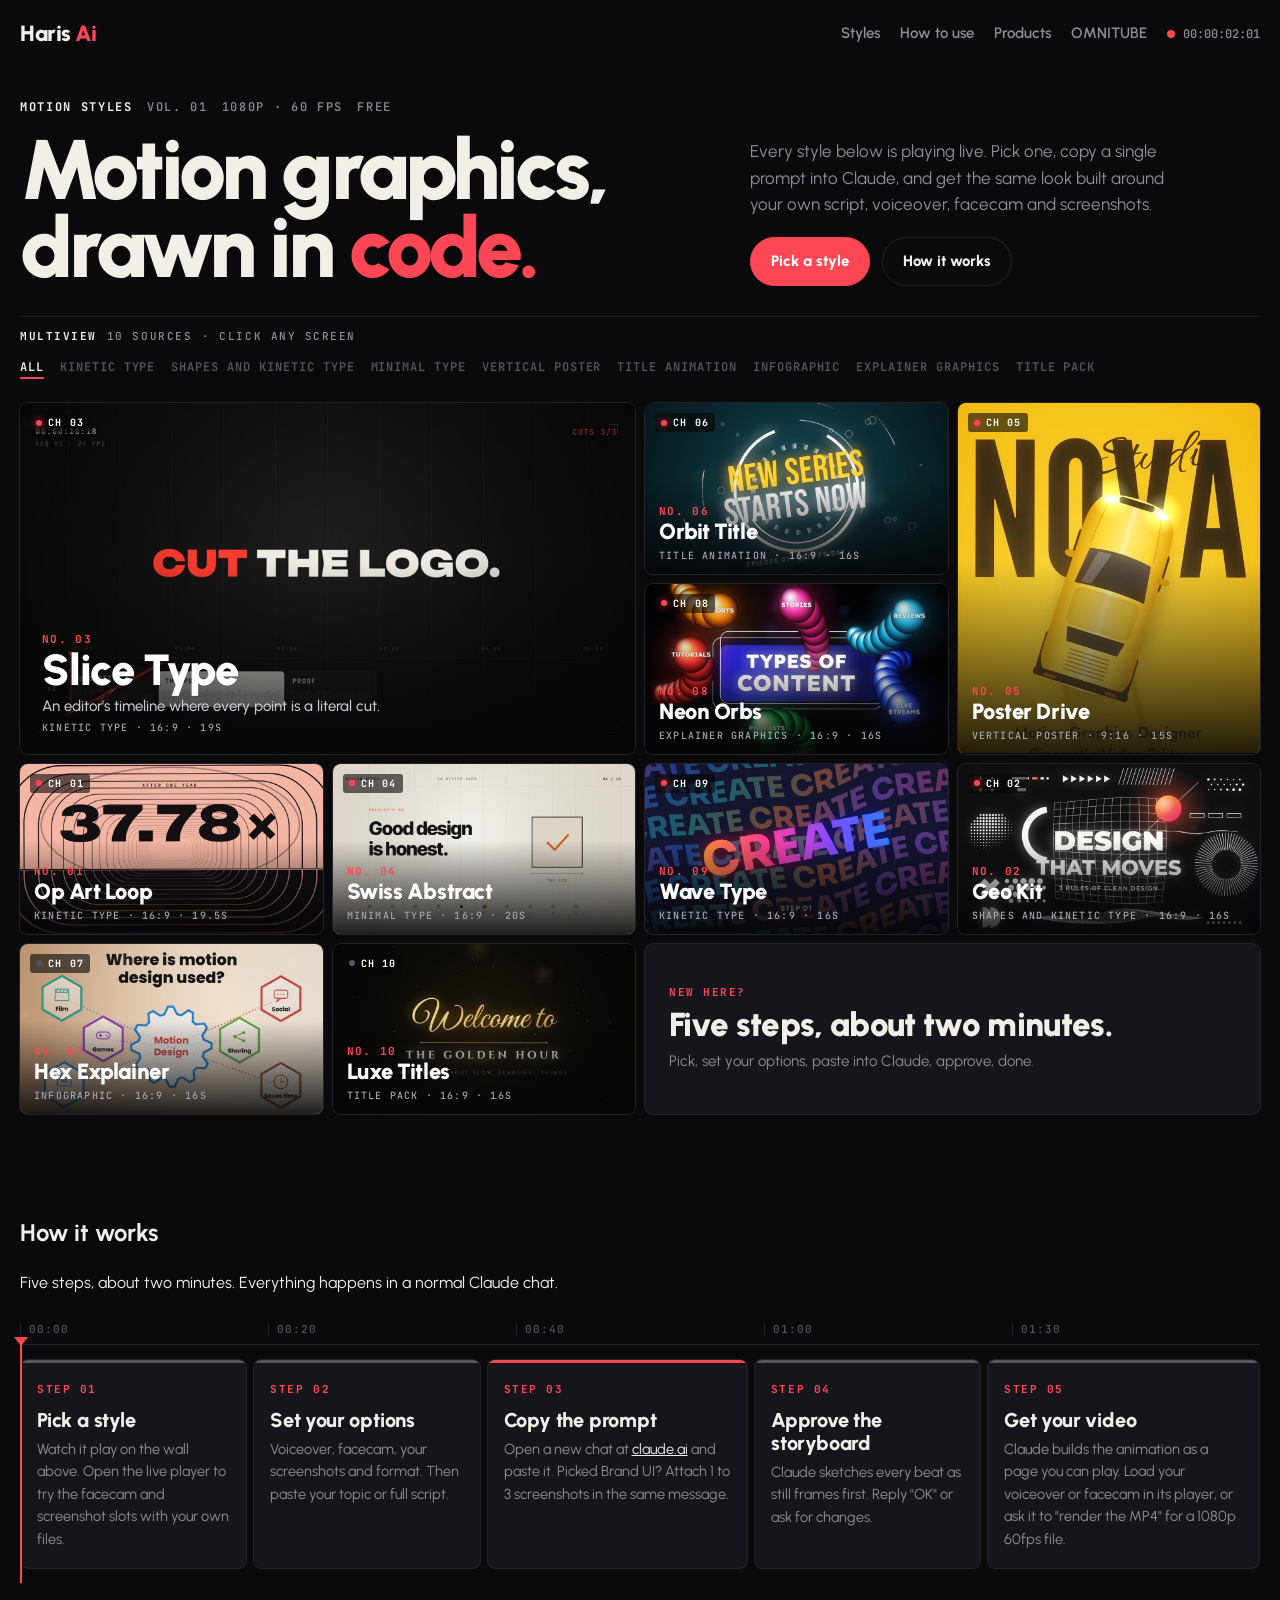
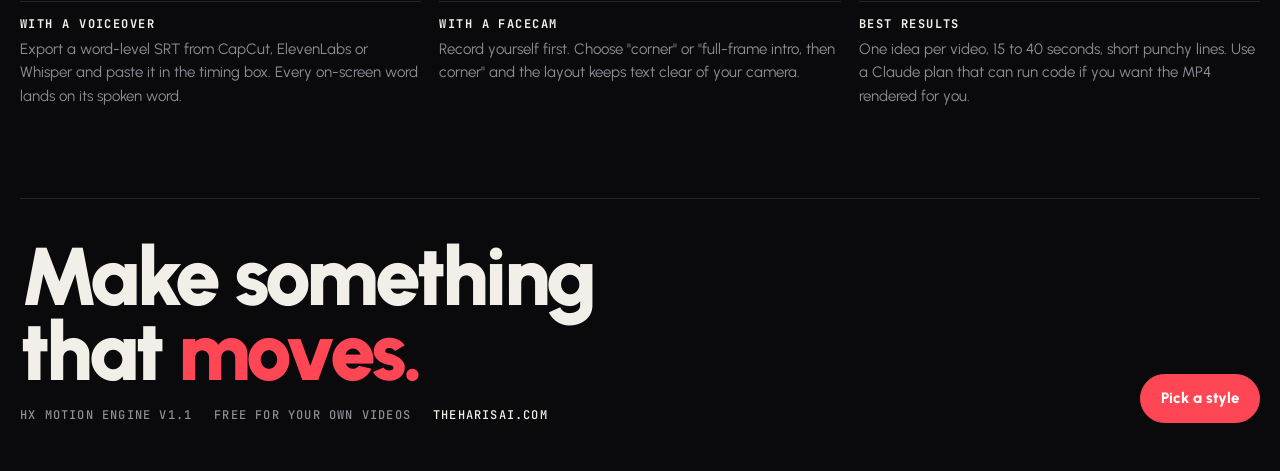
<file: styles/index.html>
<!doctype html>
<html lang="en">
<meta charset="utf-8">
<meta name="viewport" content="width=device-width, initial-scale=1, viewport-fit=cover">
<meta name="description" content="10 free motion graphics styles drawn in code, in 1080p 60fps. Watch a sample, set voiceover, facecam and screenshots, copy the prompt into Claude and get the look for your own video.">
<link rel="canonical" href="https://theharisai.com/styles/">
<link rel="icon" href="/favicon.svg" type="image/svg+xml">
<meta property="og:type" content="website">
<meta property="og:title" content="Motion Styles Library by Haris Ai">
<meta property="og:description" content="10 free code-drawn motion graphics styles in 1080p 60fps. Copy the prompt into Claude, get the look for your own video.">
<meta property="og:url" content="https://theharisai.com/styles/">
<meta property="og:image" content="https://theharisai.com/styles/thumbs/06-orbit-title.jpg">
<meta name="twitter:card" content="summary_large_image">
<meta name="twitter:image" content="https://theharisai.com/styles/thumbs/06-orbit-title.jpg">
<title>Motion Styles Library · Free Motion Graphics for Claude · Haris Ai</title>
<meta name="claude:viewport-fit-sides" content="cover">
<link rel="preconnect" href="https://fonts.googleapis.com">
<link rel="preconnect" href="https://fonts.gstatic.com" crossorigin>
<link rel="stylesheet" href="https://fonts.googleapis.com/css2?family=Urbanist:wght@400;500;600;700;800;900&family=JetBrains+Mono:wght@400;500;700&display=swap">
<style>
/* Layout: an edit suite. A program monitor with channel buttons opens the page, the styles follow as a numbered
   index (hover a row to preview it), and the guide is drawn as clips on a timeline. One dark look by choice,
   matching theharisai.com: near-black, bone text, one red. */
:root {
  color-scheme: dark;
  --bg: #0a0a0d;
  --bg2: #111116;
  --panel: #15151b;
  --ink: #f2efe9;
  --dim: #8f8c95;
  --faint: #55535c;
  --line: #24232b;
  --red: #ff4655;
  --display: "Urbanist", "Segoe UI", system-ui, sans-serif;
  --mono: "JetBrains Mono", ui-monospace, Menlo, Consolas, monospace;
}
* { box-sizing: border-box; }
html { background: var(--bg); scroll-behavior: smooth; }
body { margin: 0; background: var(--bg); color: var(--ink); font: 400 16px/1.55 var(--display); padding-left: max(16px, env(safe-area-inset-left, 0px)); padding-right: max(16px, env(safe-area-inset-right, 0px)); padding-block: 0 48px; overflow-x: hidden; }
[hidden] { display: none !important; }
a { color: inherit; }
button { font: inherit; color: inherit; }
:focus-visible { outline: 2px solid var(--red); outline-offset: 3px; }
.wrap { max-width: 1240px; margin: 0 auto; }
.mono { font-family: var(--mono); letter-spacing: 0.08em; text-transform: uppercase; }

/* top bar */
.top { display: flex; align-items: center; justify-content: space-between; gap: 14px; padding-block: 20px 0; flex-wrap: wrap; }
.brand { font: 900 22px var(--display); text-decoration: none; letter-spacing: -0.02em; }
.brand span { color: var(--red); }
.toplinks { display: flex; gap: 20px; flex-wrap: wrap; align-items: center; }
.toplinks a { text-decoration: none; color: var(--dim); font-weight: 600; font-size: 15px; }
.toplinks a:hover { color: var(--ink); }
.rec { font: 500 12px var(--mono); color: var(--dim); display: inline-flex; gap: 8px; align-items: center; font-variant-numeric: tabular-nums; }
.rec i { width: 8px; height: 8px; border-radius: 50%; background: var(--red); display: inline-block; animation: blink 1.2s steps(2, start) infinite; }
@keyframes blink { to { visibility: hidden; } }

/* header: headline left, intro right */
.head { display: grid; grid-template-columns: minmax(0, 1.15fr) minmax(0, 0.85fr); gap: 40px; align-items: end; padding-block: 52px 30px; }
@media (max-width: 920px) { .head { grid-template-columns: 1fr; gap: 18px; padding-block: 34px 22px; } }
.slate { font: 500 12px var(--mono); color: var(--dim); letter-spacing: 0.14em; display: flex; gap: 14px; flex-wrap: wrap; margin: 0 0 16px; }
.slate b { color: var(--ink); font-weight: 700; }
h1 { font: 900 clamp(44px, 6.6vw, 88px)/0.92 var(--display); letter-spacing: -0.045em; margin: 0; text-wrap: balance; }
h1 .cut { color: var(--red); }
.lede { color: var(--dim); font-size: 17px; max-width: 44ch; margin: 0; }
.ctas { display: flex; gap: 12px; flex-wrap: wrap; margin-top: 20px; }
.btn { display: inline-flex; align-items: center; gap: 10px; text-decoration: none; font-weight: 800; font-size: 15px; border-radius: 999px; padding: 12px 20px; border: 1px solid var(--line); background: transparent; cursor: pointer; }
.btn.red { background: var(--red); border-color: var(--red); color: #fff; }
.btn:hover { border-color: var(--dim); }
.btn.red:hover { filter: brightness(1.08); }

/* the multiview wall: every style plays at once, like a broadcast control room */
.bar { display: flex; justify-content: space-between; align-items: center; gap: 12px; flex-wrap: wrap; padding: 12px 0; border-top: 1px solid var(--line); margin-bottom: 12px; }
.bar .lab { font: 500 11px var(--mono); color: var(--dim); letter-spacing: 0.14em; text-transform: uppercase; display: flex; gap: 10px; align-items: center; }
.bar .lab b { color: var(--ink); }
.filters { display: flex; flex-wrap: wrap; gap: 4px 16px; }
.filters button { border: 0; background: none; padding: 4px 0; font: 600 12px var(--mono); letter-spacing: 0.08em; text-transform: uppercase; color: var(--faint); cursor: pointer; }
.filters button:hover { color: var(--dim); }
.filters button[aria-pressed="true"] { color: var(--ink); box-shadow: inset 0 -2px 0 var(--red); }
.wall { --gap: 10px; --cw: calc((min(1240px, 100vw - 32px) - 3 * var(--gap)) / 4); display: grid; grid-template-columns: repeat(4, minmax(0, 1fr)); grid-auto-rows: calc(var(--cw) * 0.5625); grid-auto-flow: dense; gap: var(--gap); }
.tile { position: relative; border: 0; padding: 0; margin: 0; border-radius: 8px; overflow: hidden; background: #050506; cursor: pointer; text-align: left; isolation: isolate; box-shadow: 0 0 0 1px var(--line); }
.tile.big { grid-column: span 2; grid-row: span 2; }
.tile.tall { grid-row: span 2; }
.tile.wide { grid-column: span 2; }
.tile video { position: absolute; inset: 0; width: 100%; height: 100%; object-fit: cover; transition: transform 0.6s cubic-bezier(.2,.8,.2,1), filter 0.4s; }
.tile.tall video { object-position: 50% 42%; }
.tile:hover video, .tile:focus-visible video { transform: scale(1.04); }
.tile::after { content: ""; position: absolute; inset: 0; background: linear-gradient(180deg, rgba(5,5,6,0) 45%, rgba(5,5,6,0.88) 100%); pointer-events: none; }
.cap { position: absolute; left: 0; right: 0; bottom: 0; padding: 12px 14px 12px; z-index: 2; display: grid; gap: 2px; }
.cap .n { font: 700 11px var(--mono); color: var(--red); letter-spacing: 0.12em; }
.cap .t { font: 900 22px/1.05 var(--display); letter-spacing: -0.02em; color: #fff; }
.tile.big .cap { padding: 20px 22px; }
.tile.big .cap .t { font-size: clamp(30px, 3.4vw, 46px); }
.cap .g { font: 500 13px/1.4 var(--display); color: #c9c6cf; max-height: 0; opacity: 0; overflow: hidden; transition: max-height 0.35s ease, opacity 0.3s ease; }
.tile.big .cap .g { max-height: 3em; opacity: 1; font-size: 15px; }
.tile:hover .cap .g, .tile:focus-visible .cap .g { max-height: 3em; opacity: 1; }
.cap .f { font: 500 10px var(--mono); color: #a6a3ad; letter-spacing: 0.12em; text-transform: uppercase; margin-top: 2px; }
.tally { position: absolute; top: 10px; left: 10px; z-index: 2; font: 700 10px var(--mono); letter-spacing: 0.12em; color: #fff; background: rgba(5,5,6,0.6); border-radius: 3px; padding: 3px 6px; display: inline-flex; gap: 6px; align-items: center; }
.tally i { width: 6px; height: 6px; border-radius: 50%; background: var(--faint); }
.tile.on .tally i { background: var(--red); box-shadow: 0 0 8px var(--red); }
.go { position: absolute; top: 10px; right: 10px; z-index: 2; font: 700 11px var(--mono); letter-spacing: 0.08em; text-transform: uppercase; background: var(--red); color: #fff; border-radius: 999px; padding: 6px 10px; opacity: 0; transform: translateY(-4px); transition: opacity 0.25s, transform 0.25s; }
.tile:hover .go, .tile:focus-visible .go { opacity: 1; transform: none; }
.tile.cta { background: var(--panel); box-shadow: 0 0 0 1px var(--line); display: grid; align-content: center; padding: 22px 24px; gap: 8px; text-decoration: none; }
.tile.cta::after { display: none; }
.tile.cta .k { font: 700 11px var(--mono); color: var(--red); letter-spacing: 0.14em; }
.tile.cta b { font: 900 clamp(24px, 2.6vw, 34px)/1.05 var(--display); letter-spacing: -0.02em; }
.tile.cta span.s { color: var(--dim); font-size: 15px; }
@media (max-width: 760px) {
  .wall { --cw: calc((100vw - 32px - var(--gap)) / 2); grid-template-columns: repeat(2, minmax(0, 1fr)); }
  .cap .t { font-size: 17px; } .cap .f { display: none; } .go { display: none; }
  .tile.big .cap .g { display: none; }
  .tile.cta { padding: 14px 16px; } .tile.cta b { font-size: 20px; } .tile.cta span.s { display: none; }
}
@media (prefers-reduced-motion: reduce) { .tile video { transition: none; } .tile:hover video { transform: none; } }

/* guide as a timeline */
.guide { padding-top: 80px; }
.ruler { display: grid; grid-template-columns: repeat(5, minmax(0, 1fr)); font: 500 11px var(--mono); color: var(--faint); letter-spacing: 0.1em; border-bottom: 1px solid var(--line); padding-bottom: 8px; margin-top: 26px; }
.ruler span { border-left: 1px solid var(--line); padding-left: 8px; }
.track { position: relative; display: grid; grid-template-columns: 1fr 1fr 1.15fr 1fr 1.2fr; gap: 6px; padding-block: 14px; }
.clip { background: var(--panel); border: 1px solid var(--line); border-radius: 8px; padding: 16px 16px 18px; min-width: 0; position: relative; overflow: hidden; }
.clip::before { content: ""; position: absolute; left: 0; right: 0; top: 0; height: 3px; background: var(--faint); }
.clip.hot::before { background: var(--red); }
.clip .k { font: 700 11px var(--mono); color: var(--red); letter-spacing: 0.14em; }
.clip h3 { font: 800 20px/1.15 var(--display); margin: 8px 0 6px; letter-spacing: -0.01em; }
.clip p { margin: 0; color: var(--dim); font-size: 14.5px; }
.clip a { color: var(--ink); }
.playhead { position: absolute; top: 0; bottom: 0; width: 2px; background: var(--red); left: 0; animation: ph 12s linear infinite; pointer-events: none; }
.playhead::before { content: ""; position: absolute; top: -8px; left: -6px; border: 7px solid transparent; border-top: 9px solid var(--red); }
@keyframes ph { from { left: 0%; } to { left: 100%; } }
@media (prefers-reduced-motion: reduce) { .playhead { animation: none; left: 62%; } .rec i { animation: none; } html { scroll-behavior: auto; } }
@media (max-width: 920px) { .ruler { display: none; } .track { grid-template-columns: 1fr; } .playhead { display: none; } }
.tips { display: grid; grid-template-columns: repeat(3, minmax(0, 1fr)); gap: 18px; margin-top: 18px; }
@media (max-width: 760px) { .tips { grid-template-columns: 1fr; } }
.tip { border-top: 1px solid var(--line); padding-top: 14px; min-width: 0; }
.tip h4 { margin: 0 0 6px; font: 700 12px var(--mono); letter-spacing: 0.12em; text-transform: uppercase; color: var(--ink); }
.tip p { margin: 0; color: var(--dim); font-size: 15px; }

/* end credits */
.credits { margin-top: 90px; border-top: 1px solid var(--line); padding-top: 40px; display: grid; grid-template-columns: minmax(0, 1fr) auto; gap: 24px; align-items: end; }
@media (max-width: 760px) { .credits { grid-template-columns: 1fr; } }
.credits h2 { font: 900 clamp(40px, 6.4vw, 84px)/0.92 var(--display); letter-spacing: -0.045em; margin: 0; }
.credits h2 span { color: var(--red); }
.credits .small { font: 500 12px var(--mono); color: var(--dim); letter-spacing: 0.1em; text-transform: uppercase; margin-top: 18px; display: flex; flex-wrap: wrap; gap: 8px 22px; }
.credits .small a { color: var(--ink); text-decoration: none; }

/* sheet (unchanged behaviour) */
dialog { width: min(980px, calc(100vw - 24px)); max-height: calc(100dvh - 24px); padding: 0; border: 1px solid var(--line); border-radius: 14px; background: var(--panel); color: var(--ink); overflow: auto; }
dialog::backdrop { background: rgba(5,5,8,0.78); backdrop-filter: blur(4px); }
.player { background: #000; position: relative; }
.player video { display: block; width: 100%; max-height: 62dvh; background: #000; }
.close { position: absolute; top: 10px; right: 10px; background: rgba(10,10,13,0.8); border: 1px solid var(--line); border-radius: 999px; width: 38px; height: 38px; cursor: pointer; font-size: 18px; line-height: 1; }
.sheet { padding: 22px 26px 26px; display: grid; gap: 14px; }
.sheet .meta { font: 600 12px var(--mono); color: var(--dim); letter-spacing: 0.1em; text-transform: uppercase; }
.sheet .meta b { color: var(--red); margin-right: 8px; }
.sheet h2 { font: 900 clamp(30px, 4vw, 44px)/1.02 var(--display); margin: 0; letter-spacing: -0.03em; }
.sheet .look { margin: 0; color: var(--dim); max-width: 75ch; }
.how { background: var(--bg2); border-radius: 10px; padding: 14px 16px; margin: 0; }
.how b { color: var(--ink); }
.swatches { display: flex; flex-wrap: wrap; gap: 8px; align-items: center; color: var(--dim); font-size: 14px; }
.sw { width: 26px; height: 26px; border-radius: 6px; border: 1px solid rgba(255,255,255,0.15); }
.livep { color: var(--dim); font-size: 14px; margin: 0; }
.livep a { color: var(--ink); font-weight: 700; }
hr { border: 0; border-top: 1px solid var(--line); margin: 4px 0; }
.form { display: grid; gap: 14px; }
.form h3 { font: 800 22px var(--display); margin: 0; }
.frow { display: grid; gap: 6px; }
.lab { font-weight: 700; font-size: 15px; }
.seg { display: inline-flex; flex-wrap: wrap; gap: 4px; background: var(--bg2); border-radius: 10px; padding: 4px; justify-self: start; }
.seg button { border: 0; background: transparent; border-radius: 7px; padding: 8px 14px; font-weight: 600; font-size: 14px; cursor: pointer; color: var(--dim); }
.seg button[aria-pressed="true"] { background: var(--ink); color: #0a0a0d; }
.hint { color: var(--dim); font-size: 13.5px; margin: 0; }
textarea { width: 100%; min-height: 84px; resize: vertical; background: var(--bg); color: var(--ink); border: 1px solid var(--line); border-radius: 10px; padding: 12px 14px; font: 400 15px var(--display); }
.check { display: flex; gap: 10px; align-items: flex-start; font-size: 15px; }
.check input { width: 18px; height: 18px; margin-top: 3px; accent-color: var(--red); }
.foot { display: flex; flex-wrap: wrap; gap: 10px; justify-content: space-between; align-items: center; border-top: 1px solid var(--line); padding-top: 16px; }
.navb { display: flex; gap: 8px; }
.ghost { border: 1px solid var(--line); background: transparent; border-radius: 999px; padding: 9px 18px; font-weight: 700; cursor: pointer; }
.copy { border: 0; background: var(--red); color: #fff; border-radius: 999px; padding: 11px 22px; font-weight: 800; font-size: 15px; cursor: pointer; }
.status { color: var(--dim); font-size: 14px; min-height: 1.4em; margin: 0; }
#fallback { display: none; min-height: 140px; font: 400 12px var(--mono); }
</style>

<div class="wrap">
  <nav class="top" aria-label="Site">
    <a class="brand" href="/">Haris <span>Ai</span></a>
    <div class="toplinks"><a href="#pick">Styles</a><a href="#how">How to use</a><a href="/#products">Products</a><a href="/omnitube/">OMNITUBE</a><span class="rec" aria-hidden="true"><i></i><span id="tc">00:00:00:00</span></span></div>
  </nav>

  <header class="head">
    <div>
      <p class="slate"><b>MOTION STYLES</b><span>VOL. 01</span><span>1080P · 60 FPS</span><span>FREE</span></p>
      <h1>Motion graphics, drawn in <span class="cut">code.</span></h1>
    </div>
    <div>
      <p class="lede">Every style below is playing live. Pick one, copy a single prompt into Claude, and get the same look built around your own script, voiceover, facecam and screenshots.</p>
      <div class="ctas"><a class="btn red" href="#pick">Pick a style</a><a class="btn" href="#how">How it works</a></div>
    </div>
  </header>

  <section id="pick" aria-labelledby="wallTitle">
    <div class="bar"><span class="lab" id="wallTitle"><b>MULTIVIEW</b><span id="count">10 SOURCES</span><span>· CLICK ANY SCREEN</span></span><nav class="filters" id="filters" aria-label="Filter by family"></nav></div>
    <div class="wall" id="wall"></div>
  </section>

  <section class="guide" id="how" aria-labelledby="howTitle">
    <div class="sec-head" style="padding-top:0"><div><h2 id="howTitle">How it works</h2><p>Five steps, about two minutes. Everything happens in a normal Claude chat.</p></div></div>
    <div class="ruler" aria-hidden="true"><span>00:00</span><span>00:20</span><span>00:40</span><span>01:00</span><span>01:30</span></div>
    <div class="track" role="list">
      <div role="listitem" class="clip"><span class="k">STEP 01</span><h3>Pick a style</h3><p>Watch it play on the wall above. Open the live player to try the facecam and screenshot slots with your own files.</p></div>
      <div role="listitem" class="clip"><span class="k">STEP 02</span><h3>Set your options</h3><p>Voiceover, facecam, your screenshots and format. Then paste your topic or full script.</p></div>
      <div role="listitem" class="clip hot"><span class="k">STEP 03</span><h3>Copy the prompt</h3><p>Open a new chat at <a href="https://claude.ai" target="_blank" rel="noopener">claude.ai</a> and paste it. Picked Brand UI? Attach 1 to 3 screenshots in the same message.</p></div>
      <div role="listitem" class="clip"><span class="k">STEP 04</span><h3>Approve the storyboard</h3><p>Claude sketches every beat as still frames first. Reply "OK" or ask for changes.</p></div>
      <div role="listitem" class="clip"><span class="k">STEP 05</span><h3>Get your video</h3><p>Claude builds the animation as a page you can play. Load your voiceover or facecam in its player, or ask it to "render the MP4" for a 1080p 60fps file.</p></div>
      <span class="playhead" aria-hidden="true"></span>
    </div>
    <div class="tips">
      <div class="tip"><h4>With a voiceover</h4><p>Export a word-level SRT from CapCut, ElevenLabs or Whisper and paste it in the timing box. Every on-screen word lands on its spoken word.</p></div>
      <div class="tip"><h4>With a facecam</h4><p>Record yourself first. Choose "corner" or "full-frame intro, then corner" and the layout keeps text clear of your camera.</p></div>
      <div class="tip"><h4>Best results</h4><p>One idea per video, 15 to 40 seconds, short punchy lines. Use a Claude plan that can run code if you want the MP4 rendered for you.</p></div>
    </div>
  </section>

  <footer class="credits">
    <div><h2>Make something<br>that <span>moves.</span></h2>
      <div class="small"><span>HX Motion Engine v1.1</span><span>Free for your own videos</span><a href="/">theharisai.com</a></div></div>
    <a class="btn red" href="#pick">Pick a style</a>
  </footer>
</div>

<dialog id="dlg" aria-labelledby="dName">
  <div class="player"><video id="dVid" controls playsinline preload="none"></video><button class="close" id="dClose" type="button" aria-label="Close">✕</button></div>
  <div class="sheet">
    <div class="meta" id="dMeta"></div>
    <h2 id="dName"></h2>
    <p class="look" id="dLook"></p>
    <p class="how" id="dHow"></p>
    <div class="swatches" id="dSw"></div>
    <p class="livep">Try the facecam and screenshot slots live: <a id="dLive" href="#" target="_blank" rel="noopener">open the interactive player</a></p>
    <hr>
    <div class="form">
      <h3>Make it yours</h3>
      <div class="frow"><span class="lab">Voiceover</span><div class="seg" id="segVo"><button type="button" data-v="no" aria-pressed="true">No voiceover</button><button type="button" data-v="yes" aria-pressed="false">With voiceover</button></div><p class="hint" id="hVo"></p></div>
      <div class="frow"><span class="lab">Facecam</span><div class="seg" id="segFace"><button type="button" data-v="no" aria-pressed="true">No facecam</button><button type="button" data-v="pip" aria-pressed="false">Facecam in a corner</button><button type="button" data-v="intro" aria-pressed="false">Full-frame intro, then corner</button></div><p class="hint" id="hFace"></p></div>
      <div class="frow"><span class="lab">Brand UI</span><div class="seg" id="segShot"><button type="button" data-v="no" aria-pressed="true">No screenshots</button><button type="button" data-v="yes" aria-pressed="false">My screenshots</button></div><p class="hint" id="hShot"></p></div>
      <div class="frow"><span class="lab">Format</span><div class="seg" id="segFmt"><button type="button" data-v="16:9" aria-pressed="true">16:9 YouTube</button><button type="button" data-v="9:16" aria-pressed="false">9:16 Shorts</button></div></div>
      <div class="frow"><label class="lab" for="fTopic">Topic or script</label><textarea id="fTopic" placeholder="e.g. 3 ways to grow a YouTube channel with AI automations"></textarea></div>
      <div class="frow" id="rowTiming" hidden><label class="lab" for="fTiming">Voiceover timing</label><textarea id="fTiming" placeholder="Paste a word-level SRT or word timestamps. Leave it empty and Claude will ask for them."></textarea></div>
      <label class="check" for="fBoard"><input id="fBoard" type="checkbox" checked> Storyboard first: Claude sketches every beat as still frames and waits for your OK before building.</label>
      <textarea id="fallback" aria-label="Prompt text to copy manually" readonly></textarea>
      <div class="foot"><div class="navb"><button class="ghost" id="dPrev" type="button">Previous</button><button class="ghost" id="dNext" type="button">Next</button></div><button class="copy" id="dCopy" type="button">Copy prompt</button></div>
      <p class="status" id="dStatus" role="status"></p>
    </div>
  </div>
</dialog>

<script>
const LIB = [{"id": "01-op-art-loop", "num": "01", "name": "Op Art Loop", "family": "Kinetic Type", "aspect": "16:9", "look": "Two-tone op-art print: a tunnel of nested rounded bands that zooms forward when things get better and runs backwards when they get worse, while the line between salmon and ink moves to show which world you are in. Expanded black caps, mono footnotes, a hatched chart and an infinity ribbon wrapped in type.", "explains": "One continuous shot. Statements rise out of a mask line, a counter climbs or falls with the tunnel's direction, the whole frame flips colour when the story turns, and a hatched chart lays the two outcomes side by side.", "palette": ["#f4b6a4", "#141011"], "fonts": "Archivo Expanded 900 for statements, JetBrains Mono for footnotes", "rules": ["Two colours only: salmon and ink. The split line (SPLIT keyframes) carries the mood: salmon on top for good news, all ink for bad news.", "The tunnel never stops; its direction and speed follow the story (PHASE).", "Statements: Archivo expanded caps 900 through rise(), 64 to 112 px. Numbers 200 px or more through counter(). Mono footnotes state the real maths.", "Check every number. Demo: 1.01^365 = 37.78 and 0.99^365 = 0.03.", "Sound: tech beat for the good side, dark beat when it turns, ticks only when the shown number changes."], "tag": "The 1% rule as a tunnel that runs forward, then backward.", "len": "19.5"}, {"id": "02-geo-kit", "num": "02", "name": "Geo Kit", "family": "Shapes and Kinetic Type", "aspect": "16:9", "look": "A motion designer's shape kit on near-black: white plus grids, dashes, chevrons, dot fields, a halftone sphere, a warped wire grid, sunburst lines and wave strands, with one orange-to-pink gradient ball as the only color.", "explains": "The kit pops in around a bold geometric title, each point gets its own numbered gradient ball and a tiny live demo made of shapes, and wipes and an iris cut move between scenes.", "palette": ["#0e0e10", "#f5f4f0", "#f7a51c", "#e5317a"], "fonts": "Montserrat 800 and 900 for titles, 600 for labels", "rules": ["Everything is white on near-black except the gradient (orange to pink). Use the gradient on one thing at a time.", "Reuse the kit() layout for hooks and endings, and the K shape functions for demos. Shapes pop with an overshoot.", "Titles rise from a mask in Montserrat 800 to 900, 86 to 112 px.", "Cuts: angled wipe with a white band, iris with a gradient ring, slide up. Sound: pop beat at 120 bpm, pops for every shape, chime per point."], "tag": "A designer's shape kit around one gradient ball.", "len": "16"}, {"id": "03-slice-type", "num": "03", "name": "Slice Type", "family": "Kinetic Type", "aspect": "16:9", "look": "An editor's point of view: bone-white wide caps arrive as horizontal strips on a near-black cutting room, a real timeline with timecode sits under the words, and every cut is literal: a red blade slices the clip, the halves drop away and the timeline closes the gap.", "explains": "One continuous shot. Each point is a cut on the timeline, a countdown ring counts the seconds that matter, and the clip that survives zooms up to fill the frame for the takeaway.", "palette": ["#0b0b0c", "#eeebe4", "#ff3b2f"], "fonts": "Unbounded 900 for statements, JetBrains Mono for timecode and labels", "rules": ["Red is only for the blade, the cut counter and the word CUT. Everything else is bone white on near-black.", "Statements arrive as strips from alternating sides (strips()) and leave the opposite way.", "Model the content as clips on the timeline (CLIPS); every cut uses sliceFall() and the rest ripple left.", "The hero clip zooms to full frame for the main message.", "Sound: snap and stamp on every cut, ticks for the countdown, dark beat at 96 bpm."], "tag": "An editor's timeline where every point is a literal cut.", "len": "19"}, {"id": "04-swiss-abstract", "num": "04", "name": "Swiss Abstract", "family": "Minimal Type", "aspect": "16:9", "look": "A calm Swiss poster on warm paper: a visible 12-column grid, heavy grotesk statements that rise out of the baseline, one italic serif voice for quotes, mono numbers, and geometric diagrams that explain each idea by changing shape. One orange accent.", "explains": "One continuous shot. A quote writes itself in serif, the translation lands in heavy grotesk, a row of numbered dots tracks progress through the list, and each point gets a small diagram that acts it out: a shape shrinks to make room, a box settles to its true size, nine shapes reduce to one dot.", "palette": ["#f3efe6", "#151515", "#e4dccb", "#e2571e"], "fonts": "Inter Tight 800 and 900 for statements, Instrument Serif italic for quotes, JetBrains Mono for labels", "rules": ["Everything sits on the 12-column grid (COL()). No shake, no glow, slow out5 easing.", "Orange is only for the current item and the final dot.", "Each point gets its own diagram that shows the idea through shape, never an icon.", "Real quotes only, with the real author. Demo: Dieter Rams, principles 05, 06 and 10 of his ten.", "Sound: lux pads at 76 bpm, a click and a bell for each point, ticks as shapes leave."], "tag": "Dieter Rams on a Swiss grid, explained with shapes.", "len": "20"}, {"id": "05-poster-drive", "num": "05", "name": "Poster Drive", "family": "Vertical Poster", "aspect": "9:16", "look": "A one-color brand poster for Shorts and Reels: saturated yellow, a code-drawn top-down sports car that drives in on two tire tracks, a giant tall condensed name behind it, a handwritten script over the name and clean role lines underneath.", "explains": "The car arrives on its tracks while the name rises letter by letter behind it, roles fade in under it, services slide in as dark bars, and the car races past between beats.", "palette": ["#f7b500", "#eaa300", "#231d10", "#fff6dc"], "fonts": "League Gothic for names and statements, Allura for script, Jost 400 to 700 for lines", "rules": ["720x1280 vertical. Keep everything inside a 60 px margin; key words 196 px or more.", "One color world: yellow background, ink type, cream only inside dark bars.", "The car is the hero prop: it enters on a path with tracks(), parks, and passes between scenes. Keep it generic, never a real model or badge.", "Cuts: angled wipe with an ink band, slide up, zoom. Sound: engine swell when the car moves, hits on letters, pop beat at 112 bpm."], "tag": "A one-colour brand poster for Shorts, with a car on its tracks.", "len": "15"}, {"id": "06-orbit-title", "num": "06", "name": "Orbit Title", "family": "Title Animation", "aspect": "16:9", "look": "A broadcast-style title open on deep teal: a heavy white ring that draws itself, spinning tick marks with motion blur, thin orbit arcs flying past, tiny outlined bubbles and tilted condensed caps in warm yellow and white.", "explains": "Titles punch in tilted inside the ring, a countdown ring drains around big numbers, satellites orbit with short labels, and the ring iris carries you between scenes.", "palette": ["#071c21", "#12404a", "#ffffff", "#ffc52b"], "fonts": "Bebas Neue for titles, Barlow 600 and 700 for labels", "rules": ["Titles in Bebas Neue, tilted about -7 degrees, yellow for the first word and white for the second.", "The ring is always present and always moving; streaks and bubbles drift behind it.", "Use the countdown ring for any sequence or number reveal.", "Cuts: iris with a white ring, zoom, whip. Sound: tech beat, bell on each count, boom and shimmer on GO."], "tag": "A broadcast title open with a countdown ring.", "len": "16"}, {"id": "07-hex-explainer", "num": "07", "name": "Hex Explainer", "family": "Infographic", "aspect": "16:9", "look": "A friendly classroom infographic: warm tan-to-cream gradient, a blue outlined gear at the center, thick-outlined hexagons in six friendly colors with simple line icons, dotted connectors that draw themselves and a big bold black title.", "explains": "The question title lands, the gear spins up, connectors draw out to each hexagon as it pops in, then use cases get a big hexagon each with one short line, and a gear chain shows a process.", "palette": ["#c9a07c", "#f8f0e6", "#141414", "#2f80c9", "#cf4747", "#2a9d8f"], "fonts": "Poppins 800 for titles, 600 to 700 for labels", "rules": ["Icons are simple line drawings made in code (ICON). Never use real logos.", "One color per hexagon; the gear stays blue with red text.", "Titles are sentence case Poppins 800, 56 to 84 px. Labels 24 px or more.", "Cuts: iris from the gear, slide, white flash. Sound: chill beat at 92 bpm, a pop per hexagon, tick as each connector draws."], "tag": "A friendly classroom infographic in hexagons.", "len": "16"}, {"id": "08-neon-orbs", "num": "08", "name": "Neon Orbs", "family": "Explainer Graphics", "aspect": "16:9", "look": "A pure black stage with chains of glossy gradient spheres that slither in like caterpillars and curl around a deep blue glass panel framed by two thin rounded outlines. Bold white rounded caps, a label riding on each lead orb.", "explains": "Each category arrives as its own orb chain with the label on the head, chosen items come forward one at a time with a one-line reason, and the chains merge into one big orb for the takeaway.", "palette": ["#030305", "#ffffff", "#2321b8", "#ff2a2a", "#e0218a", "#18a8d8"], "fonts": "Lexend 800 for titles, 500 for lines", "rules": ["Every category gets one color pair from PAIRS and keeps it for the whole video.", "Orbs are cached sprites; chains wiggle with chain() and never stop moving.", "The glass panel holds the title; nothing else sits inside it.", "Cuts: zoom, iris with a pink ring, fade. Sound: pop beat at 118 bpm, swish as chains enter, pop as they land, boom on the merge."], "tag": "Glossy orb chains for lists and categories.", "len": "16"}, {"id": "09-wave-type", "num": "09", "name": "Wave Type", "family": "Kinetic Type", "aspect": "16:9", "look": "Fields of repeated bold words that ripple like cloth, a lens bulge that rolls through them, and one hero word on top in a pink-to-orange-to-blue gradient. Midnight navy or a violet-to-red wash.", "explains": "Each step is one word: the field of that word ripples behind while the hero version pops on top, a small caption pill names the step, and the final card stacks all the words.", "palette": ["#14152e", "#7b6cf0", "#e8344a", "#ff8a3d", "#2f7bff"], "fonts": "Sora 800 for words, 600 for captions", "rules": ["One word per beat. The field repeats that same word; the hero word sits on top at 190 to 200 px.", "Alternate the two worlds: navy with gradient words, and the violet-to-red wash with lavender words and the lens.", "Captions go in a dark pill so they read over the field.", "Cuts: angled wipe with a pink band, zoom, vertical blinds. Sound: pop beat at 122 bpm, boom on the first hero word, hit on each step."], "tag": "One word per beat, rippling like cloth.", "len": "16"}, {"id": "10-luxe-titles", "num": "10", "name": "Luxe Titles", "family": "Title Pack", "aspect": "16:9", "look": "A premium title pack on deep black: gold calligraphy that writes itself on with a light sweep, spaced small-cap serif subtitles, hairline rules that grow from the center, a clean thin-plus-bold sans for kinetic lines with chevron accents, and slow gold dust.", "explains": "Script titles write on with a glow at the pen tip, subtitles tighten their letter spacing as they fade in, kinetic three-line sets swap with chevrons, and a grid of title looks shows the range.", "palette": ["#0a0907", "#fbe7a8", "#d9b26a", "#8f5f24", "#f4efe4"], "fonts": "Great Vibes for script, Cinzel 500 and 700 for subtitles, Josefin Sans 300 and 700 for kinetic lines", "rules": ["Gold only on script and on the bold middle word of kinetic sets; everything else is ivory or dim.", "Slow, elegant timing: write-ons take 0.9 to 1.3 s, fades are gentle, no shake.", "Gold dust drifts on every scene; vignette and fine grain always on.", "Cuts: fades and a hairline gold wipe. Sound: lux pads and plucks at 72 bpm, sparkle when a script finishes, bell on rules."], "tag": "Gold calligraphy titles that write themselves on.", "len": "16"}];
const $ = (id) => document.getElementById(id);
const fams = ['All', ...new Set(LIB.map((s) => s.family))];
let fam = 'All', cur = 0; const SRC = {};
const opts = { vo: 'no', face: 'no', shot: 'no', fmt: '16:9' };
const esc = (s) => String(s).replace(/[&<>"]/g, (c) => ({ '&': '&amp;', '<': '&lt;', '>': '&gt;', '"': '&quot;' }[c]));

// running timecode in the top bar
(() => { const t0 = performance.now(); const tick = () => { const f = Math.floor((performance.now() - t0) / 1000 * 24), s = Math.floor(f / 24); $('tc').textContent = `00:${String(Math.floor(s / 60) % 60).padStart(2, '0')}:${String(s % 60).padStart(2, '0')}:${String(f % 24).padStart(2, '0')}`; requestAnimationFrame(tick); }; tick(); })();

// multiview wall
const LAYOUT = { '03-slice-type': 'big', '05-poster-drive': 'tall' };
const ORDER = ['03-slice-type', '06-orbit-title', '05-poster-drive', '08-neon-orbs', '01-op-art-loop', '04-swiss-abstract', '09-wave-type', '02-geo-kit', '07-hex-explainer', '10-luxe-titles'];
const still = window.matchMedia('(prefers-reduced-motion: reduce)').matches;
const io = 'IntersectionObserver' in window ? new IntersectionObserver((es) => es.forEach((e) => { const t = e.target, v = t.querySelector('video'); if (!v) return; if (e.isIntersecting && !still) { if (!v.src) v.src = v.dataset.src; const p = v.play(); if (p) p.catch(() => {}); t.classList.add('on'); } else { v.pause(); t.classList.remove('on'); } }), { threshold: 0.35 }) : null;
function renderFilters() {
  $('filters').innerHTML = '';
  fams.forEach((f) => { const b = document.createElement('button'); b.type = 'button'; b.textContent = f === 'All' ? 'All' : f; b.setAttribute('aria-pressed', f === fam ? 'true' : 'false'); b.onclick = () => { fam = f; renderFilters(); renderWall(); }; $('filters').append(b); });
}
function renderWall() {
  const w = $('wall'); w.querySelectorAll('.tile').forEach((t) => io && io.unobserve(t)); w.innerHTML = '';
  const list = ORDER.map((id) => LIB.findIndex((s) => s.id === id)).filter((i) => i >= 0 && (fam === 'All' || LIB[i].family === fam));
  list.forEach((i) => { const s = LIB[i], b = document.createElement('button'); b.type = 'button'; b.className = 'tile ' + (fam === 'All' ? (LAYOUT[s.id] || '') : (s.aspect === '9:16' ? 'tall' : ''));
    b.setAttribute('aria-label', `${s.name}: ${s.tag}. Open to watch and make it yours.`);
    b.innerHTML = `<video muted loop playsinline preload="none" poster="thumbs/${s.id}.jpg" data-src="loops/${s.id}.mp4"></video><span class="tally"><i></i>CH ${s.num}</span><span class="go">Make it yours →</span><span class="cap"><span class="n">NO. ${s.num}</span><span class="t">${esc(s.name)}</span><span class="g">${esc(s.tag)}</span><span class="f">${esc(s.family)} · ${s.aspect} · ${s.len}s</span></span>`;
    b.onclick = () => open(i); w.append(b); if (io) io.observe(b); else { const v = b.querySelector('video'); v.src = v.dataset.src; }
  });
  if (fam === 'All') { const a = document.createElement('a'); a.className = 'tile cta wide'; a.href = '#how'; a.innerHTML = '<span class="k">NEW HERE?</span><b>Five steps, about two minutes.</b><span class="s">Pick, set your options, paste into Claude, approve, done.</span>'; w.append(a); }
  $('count').textContent = `${list.length} SOURCE${list.length === 1 ? '' : 'S'}`;
}

// sheet
function seg(id, key) { const el = $(id); el.querySelectorAll('button').forEach((b) => { b.setAttribute('aria-pressed', b.dataset.v === opts[key] ? 'true' : 'false'); b.onclick = () => { opts[key] = b.dataset.v; seg(id, key); hints(); }; }); }
function hints() {
  $('hVo').textContent = opts.vo === 'yes' ? 'Timed to your narration: every on-screen word lands on its spoken word, and the effects sit under your voice.' : 'A standalone video with the full mix: music, impacts and effects, no narration.';
  $('hFace').textContent = opts.face === 'no' ? 'No camera. The graphics use the whole frame.' : opts.face === 'pip' ? 'Your camera sits in the style’s own frame in a corner while the graphics explain. Load your clip in the player to preview it.' : 'You open full-frame for the first beat, then shrink into the corner frame while the graphics take over.';
  $('hShot').textContent = opts.shot === 'yes' ? 'Attach 1 to 3 screenshots of your app, site or brand in the same chat. They appear in the style, framed in its own look.' : 'No screenshots needed. Claude draws invented, generic visuals in the style.';
  $('rowTiming').hidden = opts.vo !== 'yes';
}
function open(i) {
  $('wall').querySelectorAll('video').forEach((v) => v.pause());
  cur = i; const s = LIB[i]; opts.fmt = s.aspect;
  $('dMeta').innerHTML = `<b>No. ${s.num}</b>${esc(s.family)} · ${s.aspect} · ${s.len}s · Free`; $('dName').textContent = s.name; $('dLook').textContent = s.look;
  $('dHow').innerHTML = `<b>How it explains:</b> ${esc(s.explains)}`;
  $('dSw').innerHTML = s.palette.map((c) => `<span class="sw" style="background:${c}" title="${c}"></span>`).join('') + `<span>${esc(s.fonts)}</span>`;
  $('dLive').href = `styles/${s.id}.html`;
  const v = $('dVid'); v.poster = `thumbs/${s.id}.jpg`; v.src = `videos/${s.id}.mp4`; v.load();
  $('dStatus').textContent = ''; $('fallback').style.display = 'none';
  ['segVo:vo', 'segFace:face', 'segShot:shot', 'segFmt:fmt'].forEach((p) => { const [a, b] = p.split(':'); seg(a, b); }); hints();
  if (!SRC[s.id]) fetch(`styles/${s.id}.html`).then((r) => r.text()).then((x) => (SRC[s.id] = x)).catch(() => {});
  if (!$('dlg').open) $('dlg').showModal();
}
function close() { $('dVid').pause(); $('dlg').close(); $('wall').querySelectorAll('.tile.on video').forEach((v) => { const p = v.play(); if (p) p.catch(() => {}); }); }
$('dClose').onclick = close; $('dlg').addEventListener('cancel', () => $('dVid').pause());
$('dlg').addEventListener('click', (e) => { if (e.target === $('dlg')) close(); });
$('dPrev').onclick = () => open((cur + LIB.length - 1) % LIB.length);
$('dNext').onclick = () => open((cur + 1) % LIB.length);

function buildPrompt(s, src) {
  const topic = $('fTopic').value.trim(), timing = $('fTiming').value.trim(), board = $('fBoard').checked, L = [];
  L.push(`I want an animated video in the "${s.name}" style (${s.family}) from the Haris AI Style Library. Below is a complete, working reference animation in this style, built on the HX Motion Engine v1.1: core helpers and finishing effects (HX), a synthesized sound kit (SND), facecam and screenshot slots (MEDIA), a scene compositor (STAGE), the style itself (STYLE) and the player page. Treat the reference as the ground truth for how this style looks, moves and sounds, and rebuild it around my content.`);
  L.push('', 'MY CONTENT', topic || '[No topic yet. Ask me for my topic or script before building anything.]');
  L.push('', 'FORMAT', opts.fmt === '9:16' ? 'Vertical 9:16 at 720x1280 for Shorts, Reels and TikTok.' + (s.aspect !== '9:16' ? ' The reference is 16:9, so re-lay out every scene for the tall frame: stack lines, keep key words 140 px or larger, and keep a 60 px safe margin.' : '') : 'Landscape 16:9 at 1280x720 for YouTube.' + (s.aspect !== '16:9' ? ' The reference is vertical, so re-lay out every scene for the wide frame.' : ''));
  L.push('', 'VOICEOVER');
  if (opts.vo === 'yes') { L.push('Timed to my narration. Every on-screen word lands on its spoken word: build the TL times from my word timing below. Render effects for narration (window.renderAudio({ vo: true })) so music stays low and soft sounds drop to half, and keep the big hits on the words I stress.'); L.push(timing ? 'My word timing:\n' + timing : 'I have not pasted my timing yet. Ask me for a word-level SRT or word timestamps before you build.'); }
  else L.push('No voiceover. A standalone video with the full mix: music, impacts and effects.');
  L.push('', 'FACECAM');
  if (opts.face === 'no') L.push('No facecam. Keep the facecam slot off (window.setOptions({ face: false })) and use the whole frame.');
  else { L.push(opts.face === 'intro' ? 'I will record myself. Open with my facecam full-frame for the first beat (MEDIA.face across the whole frame, with one or two short captions in the style), then shrink it into the style’s own corner frame for the body, and bring it back larger for the ending if it suits the script.' : 'I will record myself. Keep my facecam in the style’s own corner frame (MEDIA.face inside overlay()) from the first body beat to the last one.'); L.push('Re-lay out every beat so no text or key visual sits under the facecam. My clip loads with "Load facecam" and plays from 0:00 in sync; its audio is my voice, so treat it as the voiceover.'); }
  L.push('', 'BRAND UI');
  if (opts.shot === 'yes') L.push('I am attaching screenshots of my product or brand to this chat. Show them with MEDIA.shot(), framed in the style, with a slow push-in and one highlight on what matters. Use them for proof wherever they help. Take my brand’s main color as an extra accent only if it does not fight the style palette, and never invent screens that pretend to be my real product.');
  else L.push('No screenshots. Draw invented, generic visuals in the style for any proof moment. No real logos, brand names or people.');
  L.push('', board ? 'STORYBOARD FIRST\nBefore building, render every beat as a still frame with the engine, show them with one line each about what happens and what sound plays, and wait for my OK.' : 'BUILD DIRECTLY\nSkip the storyboard and build the full animation now. Afterwards, list any facts or numbers you assumed.');
  L.push('', 'WHAT TO BUILD', 'One self-contained HTML file (an artifact if you can), built on the reference below:', '- Keep the engine block (HX, SND, MEDIA, STAGE) and the PLAYER block unchanged.', '- Replace only the style block: TL, the beat functions, overlay(), score() and the STYLE object. Reuse the style’s helpers.', '- Give my content its own story and beats. Do not copy the reference’s story or reuse its scenes as a template.', '- Aim for 15 to 40 seconds unless my content needs more. Set the length in TL.D.', '- Keep window.seek(t), window.seekAsync(t), window.captureFrame(), window.DURATION, window.renderAudio() and window.setOptions() working.', '- Scenes draw in logical units; the engine renders at HX.R (1.5 = 1920x1080). Cache static layers with HX.layer(w, h) and draw them with HX.blit() so they stay sharp.', '- Match the reference’s restraint: its one accent colour, its finishing pass and its amount of effects. Do not add glow, particles or shake the reference does not use.', '- Load the fonts the way the reference does: the Google Fonts link plus STYLE.fonts.');
  L.push('', 'THE STYLE', s.look, 'How it explains: ' + s.explains, 'Palette: ' + s.palette.join(', ') + '. Type: ' + s.fonts + '.', ...s.rules.map((r) => '- ' + r));
  L.push('', 'ALWAYS', '- Every frame is a pure function of t. All randomness comes from HX.rand(seed) and HX.noise(seed), never Math.random. Caching static layers is fine.', '- Real, specific content: real numbers, real quotes with their real authors, concrete examples. No generic slogans. Double-check every fact and number.', '- Phone-readable at 1280x720: statements 60 px or more, key numbers 120 px or more, any label the story depends on 15 px or more in mono.', '- Keep each frame well under 50 ms.', '- Original content only: no real logos, brand names, characters or real people’s likeness.', '- Sound and picture read the same TL times, so they stay in sync.');
  L.push('', 'IF YOU CAN RUN CODE', 'Render an MP4 at 1080p60 with motion blur: open the file in headless Chrome (add #nowarm to the URL), call window.setOptions({ face, shot }) to match my choices, then for every frame i get await window.captureFrame(i / 60, { fps: 60, sub: 2, shutter: 0.5 }) (a JPEG data URL) and pipe the frames into ffmpeg at 60 fps (libx264, crf 17, yuv420p). Get the audio from await window.renderAudio({ vo: false }) (interleaved stereo floats at 48 kHz) and mux it in. With a voiceover, render with { vo: true } and mix it under my audio.');
  L.push('', 'REFERENCE SOURCE (the complete working file)', '```html', src, '```');
  return L.join('\n');
}
$('dCopy').onclick = async () => {
  const s = LIB[cur]; let src = SRC[s.id];
  if (!src) { $('dStatus').textContent = 'Loading the reference file…'; try { const r = await fetch(`styles/${s.id}.html`); src = SRC[s.id] = await r.text(); } catch (e) { $('dStatus').textContent = 'Could not load the reference file. Reload the page and try again.'; return; } }
  const text = buildPrompt(s, src);
  try { await navigator.clipboard.writeText(text); $('dStatus').textContent = 'Copied. Paste it into a new Claude chat' + (opts.shot === 'yes' ? ' and attach your screenshots.' : '.'); $('fallback').style.display = 'none'; }
  catch (e) { const f = $('fallback'); f.value = text; f.style.display = 'block'; f.focus(); f.select(); $('dStatus').textContent = 'Your browser blocked copying. The prompt is selected below: press Ctrl+C (or Cmd+C).'; }
};
renderFilters(); renderWall();
</script>
</file>
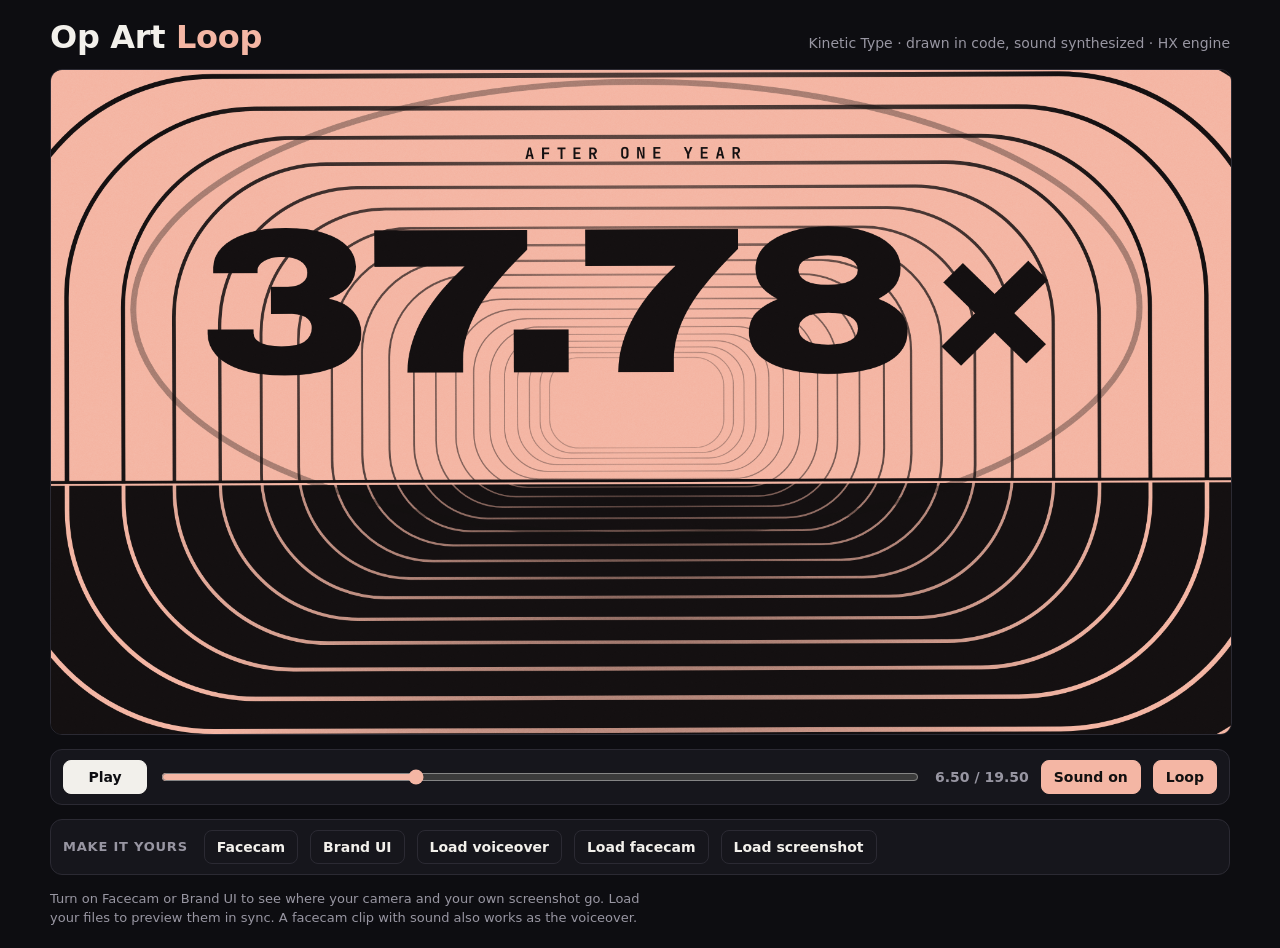
<file: styles/styles/01-op-art-loop.html>
<!doctype html>
<html lang="en">
<meta charset="utf-8">
<meta name="viewport" content="width=device-width, initial-scale=1, viewport-fit=cover">
<title>Op Art Loop</title>
<meta name="claude:viewport-fit-sides" content="cover">
<link rel="preconnect" href="https://fonts.googleapis.com">
<link rel="preconnect" href="https://fonts.gstatic.com" crossorigin>
<link rel="stylesheet" href="https://fonts.googleapis.com/css2?family=Archivo:wdth,wght@62..125,100..900&family=JetBrains+Mono:wght@500;700&display=block">
<style>
/* Layout: a single-column studio player. Stage first, transport under it, then the "make it yours" media row. One dark look by choice. */
:root {
  color-scheme: dark;
  --bg: #0d0d11;
  --panel: #16161c;
  --ink: #f2f0eb;
  --dim: #9896a2;
  --line: #2b2a33;
  --accent: #f4b6a4;
  --on-accent: #121010;
  --ui: system-ui, -apple-system, "Segoe UI", Roboto, sans-serif;
}
html, body { height: 100%; }
body { background: var(--bg); color: var(--ink); font-family: var(--ui); margin: 0; padding-left: max(16px, env(safe-area-inset-left, 0px)); padding-right: max(16px, env(safe-area-inset-right, 0px)); padding-block: 20px 28px; }
.wrap { max-width: 1180px; margin: 0 auto; display: grid; gap: 14px; }
.wrap.tall { max-width: 520px; }
.top { display: flex; flex-wrap: wrap; align-items: baseline; justify-content: space-between; gap: 6px 16px; }
.top h1 { margin: 0; font-size: clamp(22px, 3.4vw, 32px); line-height: 1.1; letter-spacing: -0.01em; }
.top h1 span { color: var(--accent); }
.meta { margin: 0; color: var(--dim); font-size: 14px; }
.stage { position: relative; width: 100%; max-width: 100%; background: #000; border-radius: 12px; overflow: hidden; border: 1px solid var(--line); }
.stage canvas { display: block; width: 100%; height: auto; }
.bar, .mine { display: flex; flex-wrap: wrap; align-items: center; gap: 10px 12px; background: var(--panel); border: 1px solid var(--line); border-radius: 12px; padding: 10px 12px; }
.mine .lab { font-size: 13px; font-weight: 700; letter-spacing: 0.06em; text-transform: uppercase; color: var(--dim); margin-right: 4px; }
button, label.btn { font: 600 14px var(--ui); color: var(--ink); background: transparent; border: 1px solid var(--line); border-radius: 8px; padding: 8px 12px; cursor: pointer; display: inline-flex; align-items: center; gap: 6px; }
button:hover, label.btn:hover { border-color: var(--dim); }
button:focus-visible, label.btn:focus-within, input[type=range]:focus-visible { outline: 2px solid var(--accent); outline-offset: 2px; }
button[aria-pressed="true"] { background: var(--accent); color: var(--on-accent); border-color: var(--accent); }
#play { min-width: 84px; justify-content: center; background: var(--ink); color: #0d0d11; border-color: var(--ink); }
#scrub { flex: 1 1 200px; min-width: 0; accent-color: var(--accent); }
#time { font: 600 14px var(--ui); font-variant-numeric: tabular-nums; color: var(--dim); min-width: 96px; text-align: right; }
.file { position: absolute; width: 1px; height: 1px; opacity: 0; }
.note { margin: 0; color: var(--dim); font-size: 13px; max-width: 75ch; line-height: 1.5; }
@media (prefers-reduced-motion: reduce) { * { scroll-behavior: auto; } }
</style>

<div class="wrap" id="wrap">
  <div class="top">
    <h1>Op Art <span>Loop</span></h1>
    <p class="meta" id="meta">Kinetic Type · drawn in code, sound synthesized · HX engine</p>
  </div>
  <div class="stage"><canvas id="stage" width="1280" height="720" aria-label="Op Art Loop animation"></canvas></div>
  <div class="bar">
    <button id="play" type="button">Play</button>
    <input id="scrub" type="range" min="0" max="20" step="0.01" value="0" aria-label="Scrub timeline">
    <span id="time">0.00 / 0.00</span>
    <button id="sound" type="button" aria-pressed="true">Sound on</button>
    <button id="loop" type="button" aria-pressed="true">Loop</button>
  </div>
  <div class="mine">
    <span class="lab">Make it yours</span>
    <button id="faceOn" type="button" aria-pressed="false">Facecam</button>
    <button id="shotOn" type="button" aria-pressed="false">Brand UI</button>
    <label class="btn" for="vofile">Load voiceover<input class="file" id="vofile" type="file" accept="audio/*"></label>
    <label class="btn" for="facefile">Load facecam<input class="file" id="facefile" type="file" accept="video/*"></label>
    <label class="btn" for="shotfile">Load screenshot<input class="file" id="shotfile" type="file" accept="image/*"></label>
  </div>
  <p class="note" id="note">Turn on Facecam or Brand UI to see where your camera and your own screenshot go. Load your files to preview them in sync. A facecam clip with sound also works as the voiceover.</p>
</div>

<script>
/* =====================================================================================================
   HX MOTION ENGINE v1.1  ·  Haris AI Style Library  ·  theharisai.com
   A small engine for code-drawn animated videos. Every frame is a pure function of time t.
   Sections:  1 HX (math, random, easing, text, shapes, finishing)   2 SND (synthesized sound + music)
              3 MEDIA (facecam + brand screenshot slots)             4 STAGE (scene compositor + transitions)
   A style only defines one STYLE object (see the STYLE block). The PLAYER block wires the page.
   Rule: never use Math.random. All randomness comes from HX.rand(seed) and HX.noise(seed).
   v1.1: render scale HX.R (1.5 = 1920x1080 from 1280x720 logic). Cached layers use HX.layer(w, h) and are drawn with
         HX.blit(c, L, x, y[, w, h]) so they stay sharp. New finishing fx: bloom, leak, bokeh, burst, ring, flare, drift.
   ===================================================================================================== */

// ----------------------------------------------- 1 · HX -----------------------------------------------
const HX = (() => {
  const cl = (v, lo = 0, hi = 1) => Math.min(hi, Math.max(lo, v));
  const mix = (a, b, u) => a + (b - a) * u;
  const prog = (t, a, b) => cl((t - a) / (b - a));
  const bell = (t, a, b) => Math.sin(Math.PI * prog(t, a, b));
  const fnv = (s) => { s = String(s); let h = 2166136261 >>> 0; for (let i = 0; i < s.length; i++) { h ^= s.charCodeAt(i); h = Math.imul(h, 16777619); } return h >>> 0; };
  // sfc32 generator seeded from any string or number
  const rand = (seed) => {
    let a = fnv('a' + seed), b = fnv('b' + seed), c = fnv('c' + seed), d = 1;
    const f = () => { a >>>= 0; b >>>= 0; c >>>= 0; d >>>= 0; let t = (a + b) | 0; a = b ^ (b >>> 9); b = (c + (c << 3)) | 0; c = (c << 21) | (c >>> 11); d = (d + 1) | 0; t = (t + d) | 0; c = (c + t) | 0; return (t >>> 0) / 4294967296; };
    for (let i = 0; i < 12; i++) f();
    f.range = (lo, hi) => lo + f() * (hi - lo); f.pick = (arr) => arr[Math.floor(f() * arr.length)]; f.sign = () => (f() < 0.5 ? -1 : 1);
    return f;
  };
  // smooth 2D value noise in -1..1, quintic fade
  const fade = (u) => u * u * u * (u * (u * 6 - 15) + 10);
  const lattice = (x, y, s) => { let h = Math.imul(x | 0, 374761393) ^ Math.imul(y | 0, 668265263) ^ s; h = Math.imul(h ^ (h >>> 13), 1274126177); return ((h ^ (h >>> 16)) >>> 0) / 4294967296; };
  const noise = (seed = 0) => { const s = fnv('n' + seed); return (x, y = 0) => { const xi = Math.floor(x), yi = Math.floor(y), u = fade(x - xi), v = fade(y - yi); return mix(mix(lattice(xi, yi, s), lattice(xi + 1, yi, s), u), mix(lattice(xi, yi + 1, s), lattice(xi + 1, yi + 1, s), u), v) * 2 - 1; }; };
  const E = {
    lin: (u) => u,
    sine: (u) => 0.5 - 0.5 * Math.cos(Math.PI * u),
    out2: (u) => 1 - (1 - u) * (1 - u),
    out3: (u) => 1 - Math.pow(1 - u, 3),
    in3: (u) => u * u * u,
    io3: (u) => (u < 0.5 ? 4 * u * u * u : 1 - Math.pow(2 - 2 * u, 3) / 2),
    out5: (u) => 1 - Math.pow(1 - u, 5),
    expo: (u) => (u >= 1 ? 1 : 1 - Math.pow(2, -11 * u)),
    ioExpo: (u) => (u <= 0 ? 0 : u >= 1 ? 1 : u < 0.5 ? Math.pow(2, 20 * u - 10) / 2 : (2 - Math.pow(2, -20 * u + 10)) / 2),
    over: (u, k = 1.8) => { if (u <= 0) return 0; if (u >= 1) return 1; const v = u - 1; return 1 + v * v * ((k + 1) * v + k); },
    spring: (u, f = 12, d = 5.5) => (u <= 0 ? 0 : u >= 1 ? 1 : 1 - Math.exp(-d * u) * Math.cos(f * u)),
    bounce: (u) => { const n = 7.5625, k = 2.75; if (u < 1 / k) return n * u * u; if (u < 2 / k) return n * (u -= 1.5 / k) * u + 0.75; if (u < 2.5 / k) return n * (u -= 2.25 / k) * u + 0.9375; return n * (u -= 2.625 / k) * u + 0.984375; },
  };
  // ez(t, start, end, 'name', extra) = eased progress of t through [start, end]
  const ez = (t, a, b, name = 'out3', k) => E[name](prog(t, a, b), k);
  const canvas = (w, h) => { const c = document.createElement('canvas'); c.width = Math.max(1, Math.round(w)); c.height = Math.max(1, Math.round(h)); return c; };
  // a cached layer in logical units, stored at render scale R so it stays sharp at 1080p
  const layer = (w, h) => { const R = API.R, c = canvas(w * R, h * R); c.lw = w; c.lh = h; c.getContext('2d').setTransform(R, 0, 0, R, 0, 0); return c; };
  const blit = (c, L, x, y, w, h) => c.drawImage(L, x, y, w == null ? (L.lw || L.width) : w, h == null ? (L.lh || L.height) : h);
  // source rect in logical units
  const blitPart = (c, L, sx, sy, sw, sh, dx, dy, dw, dh) => { const k = L.lw ? L.width / L.lw : 1; c.drawImage(L, sx * k, sy * k, sw * k, sh * k, dx, dy, dw, dh); };
  const base = (c) => c.setTransform(API.R, 0, 0, API.R, 0, 0);
  // keyframes: key([[t, v], [t, v, 'ease'], ...])(t)
  const key = (pts) => (t) => {
    if (t <= pts[0][0]) return pts[0][1];
    for (let i = 1; i < pts.length; i++) if (t <= pts[i][0]) { const [t0, v0] = pts[i - 1], [t1, v1, e] = pts[i]; return mix(v0, v1, E[e || 'io3'](prog(t, t0, t1))); }
    return pts[pts.length - 1][1];
  };
  // camera kicks: list of { t, a (amount), k (decay) }
  const kick = (t, list, decay = 4) => { let z = 0; for (const q of list) { const d = t - q.t; if (d < 0) continue; z += q.a * (d < 0.05 ? d / 0.05 : Math.exp(-(d - 0.05) * (q.k || decay))); } return z; };
  const NS = noise('shake');
  const shake = (t, list) => { let x = 0, y = 0, r = 0; for (const q of list) { const d = t - q.t; if (d < 0 || d > 1.3) continue; const e = q.a * Math.exp(-d * (q.k || 7)); x += e * NS(t * 31, 1); y += e * NS(t * 29, 7); r += e * 0.0016 * NS(t * 23, 13); } return { x, y, r }; };
  // camera: zoom z and offset around a focus point
  const cam = (c, W, H, o) => { c.translate(W / 2 + (o.x || 0), H / 2 + (o.y || 0)); if (o.r) c.rotate(o.r); c.scale(o.z || 1, o.z || 1); c.translate(-(o.fx == null ? W / 2 : o.fx), -(o.fy == null ? H / 2 : o.fy)); };
  const path = {
    rr: (c, x, y, w, h, r) => { c.beginPath(); c.roundRect(x, y, w, h, r); },
    poly: (c, pts) => { c.beginPath(); pts.forEach(([x, y], i) => (i ? c.lineTo(x, y) : c.moveTo(x, y))); c.closePath(); },
    ngon: (c, cx, cy, r, n, rot = 0) => { c.beginPath(); for (let i = 0; i < n; i++) { const a = rot + (i / n) * Math.PI * 2; i ? c.lineTo(cx + Math.cos(a) * r, cy + Math.sin(a) * r) : c.moveTo(cx + Math.cos(a) * r, cy + Math.sin(a) * r); } c.closePath(); },
    star: (c, cx, cy, ro, ri, n, rot = -Math.PI / 2) => { c.beginPath(); for (let i = 0; i < n * 2; i++) { const a = rot + (i * Math.PI) / n, r = i % 2 ? ri : ro; i ? c.lineTo(cx + Math.cos(a) * r, cy + Math.sin(a) * r) : c.moveTo(cx + Math.cos(a) * r, cy + Math.sin(a) * r); } c.closePath(); },
  };
  const txt = {
    font: (weight, px, family) => `${weight} ${px}px ${family}`,
    width: (c, s, font, track = 0) => { c.font = font; c.letterSpacing = track + 'px'; const w = c.measureText(s).width; c.letterSpacing = '0px'; return w; },
    // draw text with options { font, fill, stroke, lw, align, base, track, alpha }
    draw: (c, s, x, y, o) => {
      c.save(); c.font = o.font; c.letterSpacing = (o.track || 0) + 'px'; c.textAlign = o.align || 'center'; c.textBaseline = o.base || 'middle';
      if (o.alpha != null) c.globalAlpha *= o.alpha;
      if (o.stroke) { c.lineJoin = 'round'; c.lineWidth = o.lw || 4; c.strokeStyle = o.stroke; c.strokeText(s, x, y); }
      if (o.fill) { c.fillStyle = o.fill; c.fillText(s, x, y); }
      c.restore();
    },
    // largest px (up to max) at which s fits width w
    fit: (c, s, w, max, weight, family, track = 0) => { const at = txt.width(c, s, `${weight} 100px ${family}`, track * 1); return Math.min(max, Math.floor((100 * w) / Math.max(1, at))); },
    // per-letter layout: returns [{ ch, x (center offset from the word's left edge), w }] and total width
    letters: (c, s, font, track = 0) => { c.font = font; c.letterSpacing = '0px'; let x = 0; const out = []; for (const ch of s) { const w = c.measureText(ch).width; out.push({ ch, x: x + w / 2, w }); x += w + track; } c.letterSpacing = '0px'; return { list: out, w: x - track }; },
    wrap: (c, s, font, maxW) => { c.font = font; const out = []; let line = ''; for (const w of s.split(' ')) { const test = line ? line + ' ' + w : w; if (c.measureText(test).width > maxW && line) { out.push(line); line = w; } else line = test; } if (line) out.push(line); return out; },
  };
  let GR = null; const SM = {}; let SOFT = null;
  const small = (k, w, h) => { const c = SM[k]; if (c && c.width === w && c.height === h) return c; return (SM[k] = canvas(w, h)); };
  // soft round sprite (white), used for bokeh, glows and particles
  const soft = () => { if (SOFT) return SOFT; SOFT = canvas(128, 128); const x = SOFT.getContext('2d'), g = x.createRadialGradient(64, 64, 0, 64, 64, 64); g.addColorStop(0, 'rgba(255,255,255,1)'); g.addColorStop(0.35, 'rgba(255,255,255,0.55)'); g.addColorStop(1, 'rgba(255,255,255,0)'); x.fillStyle = g; x.fillRect(0, 0, 128, 128); return SOFT; };
  const TINT = new Map();
  const tinted = (col) => { if (TINT.has(col)) return TINT.get(col); const L = canvas(128, 128), x = L.getContext('2d'); x.drawImage(soft(), 0, 0); x.globalCompositeOperation = 'source-in'; x.fillStyle = col; x.fillRect(0, 0, 128, 128); TINT.set(col, L); return L; };
  const fx = {
    // film or print grain, stepped at fps
    grain: (c, t, W, H, alpha = 0.06, fps = 12, mode = 'overlay') => {
      if (!GR) { GR = []; for (let g = 0; g < 3; g++) { const L = canvas(256, 256), x = L.getContext('2d'), img = x.createImageData(256, 256), r = rand('grain' + g); for (let i = 0; i < img.data.length; i += 4) { const v = 128 + (r() + r() - 1) * 115; img.data[i] = img.data[i + 1] = img.data[i + 2] = v; img.data[i + 3] = 255; } x.putImageData(img, 0, 0); GR.push(L); } }
      const f = Math.floor(t * fps), r = rand('gs' + f), pat = c.createPattern(GR[f % 3], 'repeat');
      pat.setTransform(new DOMMatrix().scaleSelf(1 / API.R).translateSelf(-r() * 256, -r() * 256));
      c.save(); base(c); c.globalAlpha = alpha; c.globalCompositeOperation = mode; c.fillStyle = pat; c.fillRect(0, 0, W, H); c.restore();
    },
    vignette: (c, W, H, strength = 0.35, color = '0,0,0') => {
      const g = c.createRadialGradient(W / 2, H / 2, Math.min(W, H) * 0.35, W / 2, H / 2, Math.hypot(W, H) * 0.6);
      g.addColorStop(0, `rgba(${color},0)`); g.addColorStop(1, `rgba(${color},${strength})`);
      c.save(); base(c); c.fillStyle = g; c.fillRect(0, 0, W, H); c.restore();
    },
    flash: (c, t, W, H, list) => { for (const f of list) { const d = t - f.t; if (d < 0 || d > 0.45) continue; c.save(); base(c); c.fillStyle = `rgba(${f.col || '255,255,255'},${f.a * Math.exp(-d * 10)})`; c.fillRect(0, 0, W, H); c.restore(); } },
    // bloom: bright parts glow. o = { strength, radius, lift (how much midtones glow, 0..1), mode }
    bloom: (c, o = {}) => {
      const cv = c.canvas, st = o.strength == null ? 0.55 : o.strength, rad = o.radius || 16, lift = o.lift == null ? 0.35 : o.lift;
      const w1 = Math.max(8, Math.round(cv.width / 4)), h1 = Math.max(8, Math.round(cv.height / 4)), A = small('b1', w1, h1), a = A.getContext('2d');
      const thr = `brightness(${0.55 + lift * 0.5}) contrast(${2.6 - lift * 1.4}) saturate(1.25)`;
      a.setTransform(1, 0, 0, 1, 0, 0); a.globalCompositeOperation = 'copy'; a.filter = `${thr} blur(${(rad / 4) * (cv.width / 1280)}px)`; a.drawImage(cv, 0, 0, w1, h1); a.filter = 'none';
      const w2 = Math.max(4, w1 >> 1), h2 = Math.max(4, h1 >> 1), B = small('b2', w2, h2), b = B.getContext('2d');
      b.setTransform(1, 0, 0, 1, 0, 0); b.globalCompositeOperation = 'copy'; b.filter = `blur(${(rad / 6) * (cv.width / 1280)}px)`; b.drawImage(A, 0, 0, w2, h2); b.filter = 'none';
      c.save(); c.setTransform(1, 0, 0, 1, 0, 0); c.globalCompositeOperation = o.mode || 'screen'; c.globalAlpha = st; c.drawImage(A, 0, 0, cv.width, cv.height); c.globalAlpha = st * 0.8; c.drawImage(B, 0, 0, cv.width, cv.height); c.restore();
    },
    // drifting colored light leaks. cols: ['255,120,80', ...]
    leak: (c, t, W, H, cols, a = 0.25, seed = 'leak') => {
      const N = noise(seed); c.save(); base(c); c.globalCompositeOperation = 'screen';
      cols.forEach((col, i) => { const x = W * (0.5 + 0.55 * N(t * 0.12 + i * 3.1, 1)), y = H * (0.5 + 0.55 * N(t * 0.1 + i * 5.7, 2)), R = Math.max(W, H) * (0.45 + 0.15 * N(t * 0.2, i)); const g = c.createRadialGradient(x, y, 0, x, y, R); g.addColorStop(0, `rgba(${col},${a})`); g.addColorStop(1, `rgba(${col},0)`); c.fillStyle = g; c.fillRect(0, 0, W, H); });
      c.restore();
    },
    // floating out-of-focus particles for depth. o = { n, col, min, max, speed, alpha, seed, mode }
    bokeh: (c, t, W, H, o = {}) => {
      const r = rand(o.seed || 'bk'), L = tinted(o.col || '#ffffff'), n = o.n || 24; c.save(); c.globalCompositeOperation = o.mode || 'screen';
      for (let i = 0; i < n; i++) { const s = r.range(o.min || 10, o.max || 60), sp = r.range(0.3, 1) * (o.speed || 14), x0 = r.range(-60, W + 60), y = ((r.range(0, H + 200) - t * sp) % (H + 200) + H + 200) % (H + 200) - 100, x = x0 + Math.sin(t * 0.4 + i) * 14, tw = 0.55 + 0.45 * Math.sin(t * r.range(0.5, 1.5) + i);
        c.globalAlpha = (o.alpha == null ? 0.35 : o.alpha) * tw; c.drawImage(L, x - s, y - s, s * 2, s * 2); }
      c.restore();
    },
    // particle burst at hit time t0 from (x, y). Pure function of t.
    // o = { n, seed, cols, speed, spread (radians), dir, gravity, drag, life, size, kind: 'spark' | 'dot' | 'confetti' | 'glow' }
    burst: (c, t, t0, x, y, o = {}) => {
      const d = t - t0, life = o.life || 0.9; if (d < 0 || d > life * 1.4) return;
      const r = rand((o.seed || 'p') + t0), n = o.n || 26, cols = o.cols || ['#ffffff'], g = o.gravity == null ? 600 : o.gravity, k = o.drag == null ? 2.6 : o.drag, kind = o.kind || 'spark';
      c.save(); c.globalCompositeOperation = o.mode || (kind === 'confetti' ? 'source-over' : 'lighter'); c.lineCap = 'round';
      for (let i = 0; i < n; i++) {
        const a = (o.dir || 0) + (r() - 0.5) * (o.spread == null ? Math.PI * 2 : o.spread), v = (o.speed || 700) * r.range(0.35, 1), li = life * r.range(0.6, 1.2), col = cols[i % cols.length], sz = (o.size || 4) * r.range(0.5, 1.3), rot0 = r() * 7;
        if (d > li) continue; const e = (1 - Math.exp(-k * d)) / k, px = x + Math.cos(a) * v * e, py = y + Math.sin(a) * v * e + 0.5 * g * d * d * 0.6, fade = 1 - d / li;
        const vx = Math.cos(a) * v * Math.exp(-k * d), vy = Math.sin(a) * v * Math.exp(-k * d) + g * d * 0.6;
        c.globalAlpha = fade;
        if (kind === 'spark') { const L = Math.min(60, Math.hypot(vx, vy) * 0.035) + sz; const m = Math.hypot(vx, vy) || 1; c.strokeStyle = col; c.lineWidth = sz * 0.7; c.beginPath(); c.moveTo(px, py); c.lineTo(px - (vx / m) * L, py - (vy / m) * L); c.stroke(); }
        else if (kind === 'confetti') { c.fillStyle = col; c.save(); c.translate(px, py); c.rotate(rot0 + d * 9 * (i % 2 ? 1 : -1)); c.scale(1, Math.cos(d * 12 + i)); c.fillRect(-sz, -sz * 0.5, sz * 2, sz); c.restore(); }
        else if (kind === 'glow') { c.drawImage(tinted(col), px - sz * 4, py - sz * 4, sz * 8, sz * 8); }
        else { c.fillStyle = col; c.beginPath(); c.arc(px, py, sz * (0.5 + 0.5 * fade), 0, 7); c.fill(); }
      }
      c.restore();
    },
    // expanding shockwave ring
    ring: (c, t, t0, x, y, o = {}) => { const d = t - t0, dur = o.dur || 0.6; if (d < 0 || d > dur) return; const u = E.out3(d / dur); c.save(); c.globalAlpha = (1 - u) * (o.a == null ? 0.8 : o.a); c.strokeStyle = o.col || '#fff'; c.lineWidth = (o.lw || 6) * (1 - u * 0.7); c.beginPath(); c.ellipse(x, y, mix(o.r0 || 20, o.r1 || 300, u), mix(o.r0 || 20, o.r1 || 300, u) * (o.squash || 1), 0, 0, 7); c.stroke(); c.restore(); },
    // anamorphic lens flare
    flare: (c, x, y, s, a, col = '255,220,170') => { if (a <= 0.01) return; c.save(); c.globalCompositeOperation = 'lighter'; c.globalAlpha = a; c.drawImage(tinted(`rgb(${col})`), x - s, y - s, s * 2, s * 2); c.globalAlpha = a * 0.8; c.drawImage(tinted(`rgb(${col})`), x - s * 6, y - s * 0.08, s * 12, s * 0.16); c.globalAlpha = a * 0.9; c.drawImage(tinted('#ffffff'), x - s * 0.35, y - s * 0.35, s * 0.7, s * 0.7); c.restore(); },
    // soft glow sprite
    glow: (c, x, y, r, col, a = 1) => { if (a <= 0.01) return; c.save(); c.globalCompositeOperation = 'lighter'; c.globalAlpha = a; c.drawImage(tinted(col), x - r, y - r, r * 2, r * 2); c.restore(); },
    // soft shadow under an object (cached sprite, no per-frame blur)
    shadow: (c, x, y, rx, ry, a = 0.35, col = '#000000') => { c.save(); c.globalAlpha = a; c.drawImage(tinted(col), x - rx, y - ry, rx * 2, ry * 2); c.restore(); },
  };
  // gentle handheld float for cameras
  const ND = noise('drift');
  const drift = (t, amt = 1) => ({ x: ND(t * 0.35, 1) * 6 * amt, y: ND(t * 0.3, 5) * 4 * amt, r: ND(t * 0.25, 9) * 0.0025 * amt });
  const API = { R: 1, cl, mix, prog, bell, fnv, rand, noise, E, ez, canvas, layer, blit, blitPart, base, key, kick, shake, cam, drift, path, txt, fx };
  return API;
})();

// ----------------------------------------------- 2 · SND ----------------------------------------------
// Plain Web Audio, no files. rig(ac) returns a kit k: k.play(name, t, opts), k.tone, k.noise, k.beat, k.drone, k.duck.
// Voiceover mode (opts.vo) keeps music low and plays sounds marked soft at half level.
const SND = (() => {
  const NOTE = { C: 0, D: 2, E: 4, F: 5, G: 7, A: 9, B: 11 };
  const freq = (n) => { if (typeof n === 'number') return n; const m = /^([A-G])([#b]?)(-?\d)$/.exec(n); const midi = NOTE[m[1]] + (m[2] === '#' ? 1 : m[2] === 'b' ? -1 : 0) + (+m[3] + 1) * 12; return 440 * Math.pow(2, (midi - 69) / 12); };

  function rig(ac, o = {}) {
    const VO = !!o.vo, from = o.from || 0, base = ac.currentTime + (o.lead || 0), SR = ac.sampleRate;
    const T = (t) => base + (t - from);
    const dead = (t, d) => T(t) + d < ac.currentTime || (t < from - 0.01 && d < 1.5);
    const lim = ac.createDynamicsCompressor(); lim.threshold.value = -10; lim.knee.value = 4; lim.ratio.value = 8; lim.attack.value = 0.002; lim.release.value = 0.18;
    const out = ac.createGain(); out.gain.value = o.level == null ? 0.9 : o.level; lim.connect(out); out.connect(o.dest || ac.destination);
    const bus = {}; [['sfx', VO ? 0.7 : 0.92], ['mus', VO ? 0.26 : 0.55], ['air', 0.4]].forEach(([k, g]) => { const n = ac.createGain(); n.gain.value = g; n.connect(lim); bus[k] = n; });
    const duckNode = ac.createGain(); duckNode.connect(bus.mus); const ducks = [];
    // small generated room
    const room = ac.createConvolver();
    { const len = Math.floor(SR * 1.3), b = ac.createBuffer(2, len, SR); for (let ch = 0; ch < 2; ch++) { const r = HX.rand('room' + ch), d = b.getChannelData(ch); let lp = 0; for (let i = 0; i < len; i++) { lp = lp * 0.55 + (r() * 2 - 1) * 0.45; d[i] = lp * Math.exp((-i / len) * 5.5); } } room.buffer = b; }
    const roomIn = ac.createGain(); roomIn.gain.value = 0.7; roomIn.connect(room); room.connect(lim);
    const NZ = {};
    { const len = SR * 2; for (const kind of ['white', 'pink', 'brown']) { const b = ac.createBuffer(1, len, SR), d = b.getChannelData(0), r = HX.rand('nz' + kind); let p0 = 0, p1 = 0, p2 = 0, br = 0;
      for (let i = 0; i < len; i++) { const w = r() * 2 - 1; if (kind === 'white') d[i] = w * 0.8; else if (kind === 'pink') { p0 = 0.997 * p0 + 0.03 * w; p1 = 0.985 * p1 + 0.06 * w; p2 = 0.95 * p2 + 0.15 * w; d[i] = (p0 + p1 + p2 + 0.1 * w) * 0.9; } else { br = (br + 0.025 * w) / 1.025; d[i] = br * 3.2; } }
      NZ[kind] = b; } }
    const curve = (param, v, t) => { if (!Array.isArray(v)) { param.setValueAtTime(v, t); return; } param.setValueAtTime(v[0][1], t + v[0][0]); for (let i = 1; i < v.length; i++) param.exponentialRampToValueAtTime(Math.max(0.0001, v[i][1]), t + v[i][0]); };
    const amp = (g, t, p, d, peak) => { const a = Math.min(p.a == null ? 0.003 : p.a, d * 0.8), h = Math.min(p.h || 0, d - a); g.gain.setValueAtTime(0, t); g.gain.linearRampToValueAtTime(peak, t + a); if (h > 0) g.gain.setValueAtTime(peak, t + a + h); g.gain.exponentialRampToValueAtTime(0.0001, t + d); g.gain.setValueAtTime(0, t + d + 0.002); };
    const level = (p, def) => (p.g == null ? def : p.g) * (VO && p.soft ? 0.5 : 1);
    function send(node, p, t, d) {
      const pan = ac.createStereoPanner();
      if (Array.isArray(p.pan)) { pan.pan.setValueAtTime(p.pan[0], t); pan.pan.linearRampToValueAtTime(p.pan[1], t + d); } else pan.pan.value = HX.cl(p.pan || 0, -1, 1);
      node.connect(pan); pan.connect(p.bus === 'mus' ? duckNode : bus[p.bus || 'sfx']);
      if (p.rv) { const s = ac.createGain(); s.gain.value = p.rv; pan.connect(s); s.connect(roomIn); }
    }
    function filt(p, t) { if (!p.f) return null; const f = ac.createBiquadFilter(); f.type = p.f; f.Q.value = p.q == null ? 0.8 : p.q; curve(f.frequency, p.fc == null ? 1500 : p.fc, t); return f; }
    // oscillator voice. hz: note, number or [[dt, hz], ...]
    function tone(time, p) {
      const d = p.d || 0.2; if (dead(time, d)) return; const t = T(time);
      const osc = ac.createOscillator(); osc.type = p.w || 'sine'; if (p.det) osc.detune.value = p.det;
      curve(osc.frequency, Array.isArray(p.hz) ? p.hz.map(([dt, v]) => [dt, freq(v)]) : freq(p.hz || 440), t);
      const g = ac.createGain(); amp(g, t, p, d, level(p, 0.25)); const f = filt(p, t);
      if (f) { osc.connect(f); f.connect(g); } else osc.connect(g);
      send(g, p, t, d); osc.start(t); osc.stop(t + d + 0.05);
    }
    // noise voice. c: 'white' | 'pink' | 'brown'
    function noiseV(time, p) {
      const d = p.d || 0.2; if (dead(time, d)) return; const t = T(time);
      const src = ac.createBufferSource(); src.buffer = NZ[p.c || 'white']; src.loop = true;
      const g = ac.createGain(); amp(g, t, p, d, level(p, 0.25)); const f = filt(p, t);
      if (f) { src.connect(f); f.connect(g); } else src.connect(g);
      send(g, p, t, d); src.start(t, HX.rand('o' + time)() * 1.5); src.stop(t + d + 0.05);
    }
    const duck = (t, depth = 0.55, hold = 0.25) => ducks.push([t, depth, hold]);

    // ---------- named sounds ----------
    const FX = {
      hit: (t, q) => { tone(t, { hz: [[0, 180], [0.1, 55]], d: 0.22, g: 0.45 * q.g, pan: q.pan, soft: q.soft }); noiseV(t, { d: 0.06, f: 'bandpass', fc: 1800, q: 0.7, g: 0.25 * q.g, pan: q.pan, soft: q.soft }); noiseV(t, { d: 0.015, f: 'highpass', fc: 6000, g: 0.1 * q.g, pan: q.pan, soft: q.soft }); },
      boom: (t, q) => { tone(t, { hz: [[0, 110], [0.07, 55], [1.4, 36]], d: 1.5, g: 0.65 * q.g, a: 0.004, h: 0.1 }); noiseV(t, { c: 'brown', d: 0.7, f: 'lowpass', fc: [[0, 700], [0.6, 80]], g: 0.3 * q.g, rv: 0.25 }); duck(t, 0.7, 0.3); },
      pop: (t, q) => { const f0 = q.hz || 700; tone(t, { hz: [[0, f0 * 2], [0.04, f0]], d: 0.09, g: 0.2 * q.g, pan: q.pan, soft: q.soft }); noiseV(t, { d: 0.008, f: 'highpass', fc: 5000, g: 0.07 * q.g, pan: q.pan, soft: q.soft }); },
      swish: (t, q) => { const d = q.d || 0.4, dir = q.dir || 1; noiseV(t, { c: 'pink', d, f: 'bandpass', fc: [[0, 300], [d * 0.6, q.top || 3000], [d, 600]], q: 0.9, g: 0.45 * q.g, a: d * 0.6, pan: [-0.6 * dir, 0.6 * dir], rv: 0.1, soft: q.soft }); },
      rise: (t, q) => { const d = q.d || 1; noiseV(t, { c: 'pink', d, f: 'bandpass', fc: [[0, 400], [d, 6000]], q: 1.4, g: 0.28 * q.g, a: d * 0.95, rv: 0.25, soft: q.soft }); tone(t, { w: 'triangle', hz: [[0, 220], [d, 880]], d, g: 0.05 * q.g, a: d * 0.9, soft: q.soft }); },
      tick: (t, q) => noiseV(t, { d: 0.014, f: 'bandpass', fc: q.hz || 4200, q: 4, g: 0.3 * q.g, pan: q.pan, soft: q.soft }),
      click: (t, q) => { noiseV(t, { d: 0.01, f: 'bandpass', fc: 3000, q: 2, g: 0.32 * q.g, pan: q.pan }); noiseV(t + 0.04, { d: 0.008, f: 'bandpass', fc: 2200, q: 2, g: 0.2 * q.g, pan: q.pan }); },
      chime: (t, q) => (q.notes || ['E6', 'B6']).forEach((n, i) => tone(t + i * 0.09, { hz: n, d: 0.8, g: 0.12 * q.g, a: 0.003, rv: 0.35, pan: q.pan, soft: q.soft })),
      sparkle: (t, q) => { const r = HX.rand('sp' + t); for (let i = 0; i < 6; i++) tone(t + i * 0.045, { hz: 2000 + r() * 3000, d: 0.3, g: 0.028 * q.g, a: 0.002, rv: 0.45, pan: r() * 1.4 - 0.7 }); },
      glitch: (t, q) => { const r = HX.rand('gl' + t); for (let i = 0; i < 8; i++) tone(t + i * 0.022, { w: 'square', hz: 200 + r() * 1800, d: 0.02, g: 0.06 * q.g, a: 0.001, h: 0.012, pan: r() * 1.2 - 0.6 }); noiseV(t, { d: 0.18, f: 'bandpass', fc: [[0, 3500], [0.18, 800]], g: 0.16 * q.g }); },
      keys: (t, q) => { const r = HX.rand('k' + t), end = t + (q.d || 0.4); for (let x = t; x < end; x += 0.05 + r() * 0.04) noiseV(x, { d: 0.012, f: 'bandpass', fc: 3000 + r() * 1000, q: 3, g: 0.18 * q.g, pan: q.pan, soft: true }); },
      stamp: (t, q) => { tone(t, { hz: [[0, 150], [0.16, 45]], d: 0.26, g: 0.55 * q.g, pan: q.pan }); noiseV(t, { d: 0.05, f: 'bandpass', fc: 1200, q: 1, g: 0.35 * q.g, pan: q.pan }); },
      blip: (t, q) => tone(t, { w: 'triangle', hz: [[0, q.hz || 1200], [0.06, (q.hz || 1200) * 1.5]], d: 0.08, g: 0.1 * q.g, pan: q.pan, soft: q.soft }),
      snap: (t, q) => noiseV(t, { d: 0.05, f: 'bandpass', fc: 2400, q: 1.5, g: 0.4 * q.g, pan: q.pan, rv: 0.2, soft: q.soft }),
      shimmer: (t, q) => ['C6', 'E6', 'G6', 'C7', 'E7'].forEach((n, i) => tone(t + i * 0.04, { hz: n, d: 0.7, g: 0.04 * q.g, rv: 0.5, pan: i % 2 ? 0.3 : -0.3 })),
      swell: (t, q) => { const d = q.d || 1.2; noiseV(t, { d, f: 'highpass', fc: [[0, 2000], [d, 9000]], g: 0.12 * q.g, a: d * 0.97, rv: 0.3, soft: q.soft }); },
      bell: (t, q) => { const f0 = SND.freq(q.hz || 'A5'); tone(t, { hz: f0, d: 1.5, g: 0.11 * q.g, rv: 0.5, pan: q.pan }); tone(t, { hz: f0 * 2.76, d: 0.6, g: 0.03 * q.g, rv: 0.5, pan: q.pan }); },
      thump: (t, q) => tone(t, { hz: [[0, 90], [0.12, 40]], d: 0.25, g: 0.5 * q.g, pan: q.pan, soft: q.soft }),
    };
    const play = (name, t, opts = {}) => { const f = FX[name]; if (!f) throw new Error('No sound named ' + name); f(t, Object.assign({}, opts, { g: opts.gain == null ? 1 : opts.gain })); };

    // ---------- music ----------
    const GENRE = {
      pop: { bpm: 120, kick: [0, 4, 8, 12], snare: [4, 12], hat: '8th', bass: [0, 3, 6, 8, 11, 14], arp: true },
      chill: { bpm: 84, kick: [0, 7, 10], snare: [4, 12], hat: 'swing', bass: [0, 10], pad: true },
      tech: { bpm: 124, kick: [0, 4, 8, 12], clap: [4, 12], hat: '16th', bass16: true },
      lux: { bpm: 72, kick: [0], hat: null, pluck: true, pad: true },
      dark: { bpm: 90, kick: [0, 9], snare: [8], hat: 'sparse', pad: true, bass: [0] },
    };
    // beat(t0, t1, { style, bpm, gain, chords: [[root, [notes]], ...] })
    function beat(t0, t1, p = {}) {
      const G = GENRE[p.style || 'pop'], bpm = p.bpm || G.bpm, st = 60 / bpm / 4, bar = st * 16, g = p.gain == null ? 1 : p.gain;
      const chords = p.chords || [['A2', ['A3', 'C4', 'E4']], ['F2', ['F3', 'A3', 'C4']], ['C3', ['C4', 'E4', 'G4']], ['G2', ['G3', 'B3', 'D4']]];
      let bi = 0;
      for (let tb = t0; tb < t1 - 0.05; tb += bar, bi++) {
        const [root, chord] = chords[bi % chords.length], left = Math.min(bar, t1 - tb), rf = freq(root);
        if (G.pad) chord.forEach((n, i) => tone(tb, { w: 'sawtooth', hz: n, d: left + 0.3, g: 0.016 * g, a: 0.4, h: Math.max(0, left - 0.7), f: 'lowpass', fc: 900, pan: (i - 1) * 0.4, rv: 0.4, bus: 'mus', det: (i - 1) * 7 }));
        for (let s = 0; s < 16; s++) {
          const ts = tb + s * st; if (ts >= t1 - 0.02) break;
          if (G.kick && G.kick.includes(s)) tone(ts, { hz: [[0, 140], [0.08, 48]], d: 0.3, g: 0.55 * g, bus: 'mus' });
          if (G.snare && G.snare.includes(s)) { noiseV(ts, { d: 0.17, f: 'bandpass', fc: 1900, q: 0.7, g: 0.24 * g, rv: 0.3, bus: 'mus' }); tone(ts, { hz: [[0, 240], [0.05, 180]], d: 0.08, g: 0.1 * g, bus: 'mus' }); }
          if (G.clap && G.clap.includes(s)) [0, 0.012, 0.024].forEach((o2) => noiseV(ts + o2, { d: 0.06, f: 'bandpass', fc: 1400, q: 1.2, g: 0.15 * g, rv: 0.25, bus: 'mus' }));
          if (G.hat) {
            const on = G.hat === '16th' || (G.hat === '8th' && s % 2 === 0) || (G.hat === 'swing' && s % 2 === 0) || (G.hat === 'sparse' && s % 4 === 2);
            const off = G.hat === 'swing' && s % 4 === 2 ? st * 0.33 : 0;
            if (on) noiseV(ts + off, { d: s % 4 === 2 ? 0.07 : 0.03, f: 'highpass', fc: 8000, g: (s % 4 === 2 ? 0.055 : 0.035) * g, bus: 'mus' });
          }
          if (G.bass && G.bass.includes(s)) tone(ts, { w: 'triangle', hz: rf, d: st * 2.5, g: 0.2 * g, a: 0.005, h: st, f: 'lowpass', fc: 420, bus: 'mus' });
          if (G.bass16) tone(ts, { w: 'sawtooth', hz: s % 4 === 2 ? rf * 2 : rf, d: st * 0.9, g: 0.07 * g, f: 'lowpass', fc: [[0, 1600], [st * 0.8, 300]], bus: 'mus' });
          if (G.arp && s % 2 === 1) tone(ts, { w: 'square', hz: freq(chord[(s >> 1) % 3]) * 2, d: st * 0.8, g: 0.022 * g, f: 'lowpass', fc: 2400, rv: 0.2, pan: ((s >> 1) % 3 - 1) * 0.3, bus: 'mus' });
          if (G.pluck && [0, 3, 6, 10, 12].includes(s)) tone(ts, { w: 'triangle', hz: freq(chord[s % 3]) * 2, d: 0.9, g: 0.06 * g, rv: 0.5, pan: (s % 3 - 1) * 0.3, bus: 'mus' });
        }
      }
    }
    function drone(t0, t1, p = {}) { const d = t1 - t0, g = p.gain == null ? 1 : p.gain; tone(t0, { hz: p.note || 'A1', d, g: 0.1 * g, a: d * 0.4, h: d * 0.3, bus: 'mus' }); noiseV(t0, { c: 'pink', d, f: 'lowpass', fc: 600, g: 0.04 * g, a: d * 0.5, h: d * 0.2, bus: 'air' }); }
    function finish() { ducks.sort((a, b) => a[0] - b[0]); for (const [t, depth, hold] of ducks) { const s = T(t); if (s + hold < ac.currentTime) continue; duckNode.gain.setTargetAtTime(1 - depth, Math.max(s, ac.currentTime), 0.01); duckNode.gain.setTargetAtTime(1, s + hold, 0.15); } }
    return { play, tone, noise: noiseV, beat, drone, duck, finish, freq, vo: VO };
  }
  function live(score, from, o = {}) { const ac = new (window.AudioContext || window.webkitAudioContext)(); const k = rig(ac, Object.assign({}, o, { from: from || 0, lead: 0.05 })); score(k); k.finish(); return () => { try { ac.close(); } catch (e) {} }; }
  async function render(score, dur, sr = 48000, o = {}) {
    const n = Math.ceil(dur * sr), ac = new OfflineAudioContext(2, n, sr), k = rig(ac, Object.assign({}, o, { from: 0 })); score(k); k.finish();
    const b = await ac.startRendering(), L = b.getChannelData(0), R = b.getChannelData(1), inter = new Float32Array(n * 2); let peak = 0;
    for (let i = 0; i < n; i++) { inter[2 * i] = L[i]; inter[2 * i + 1] = R[i]; peak = Math.max(peak, Math.abs(L[i]), Math.abs(R[i])); }
    return { inter, peak, sr, frames: n };
  }
  return { rig, live, render, freq };
})();

// ---------------------------------------------- 3 · MEDIA ---------------------------------------------
// Two optional slots a style can draw into. Without a loaded file each slot shows a clean stand-in.
//   MEDIA.face(c, x, y, w, h, { shape: 'circle' | 'rect', r, tint, zoom })   facecam video
//   MEDIA.shot(c, x, y, w, h, { r, zoom, fx, fy, tint })                         brand screenshot / UI
const MEDIA = (() => {
  const st = { face: null, shot: null };
  const cache = new Map();
  const cover = (c, src, sw, sh, x, y, w, h, zoom = 1, fx = 0.5, fy = 0.5) => { const s = Math.max(w / sw, h / sh) * zoom, dw = sw * s, dh = sh * s; c.drawImage(src, x + (w - dw) * fx, y + (h - dh) * fy, dw, dh); };
  function standInFace(w, h, tint) {
    const k = 'f' + w + 'x' + h + tint; if (cache.has(k)) return cache.get(k);
    const L = HX.layer(w, h), x = L.getContext('2d'), g = x.createLinearGradient(0, 0, 0, h);
    g.addColorStop(0, tint); g.addColorStop(1, '#0d0d12'); x.fillStyle = g; x.fillRect(0, 0, w, h);
    const s = Math.min(w, h); x.fillStyle = 'rgba(255,255,255,0.22)';
    x.beginPath(); x.arc(w / 2, h * 0.42, s * 0.2, 0, 7); x.fill();
    x.beginPath(); x.ellipse(w / 2, h * 0.42 + s * 0.62, s * 0.38, s * 0.36, 0, Math.PI, 0); x.fill();
    if (s > 120) { x.font = `700 ${Math.round(s * 0.075)}px system-ui, sans-serif`; x.letterSpacing = '2px'; x.textAlign = 'center'; x.fillStyle = 'rgba(255,255,255,0.75)'; x.fillText('YOUR FACECAM', w / 2, h * 0.86); }
    cache.set(k, L); return L;
  }
  function standInShot(tint) {
    const k = 's' + tint; if (cache.has(k)) return cache.get(k);
    const w = 1280, h = 800, L = HX.canvas(w, h), x = L.getContext('2d');
    x.fillStyle = '#f4f5f8'; x.fillRect(0, 0, w, h); x.fillStyle = '#ffffff'; x.fillRect(0, 0, w, 64); x.fillStyle = '#e3e5ec'; x.fillRect(0, 63, w, 1);
    x.fillStyle = tint; x.beginPath(); x.roundRect(28, 18, 28, 28, 8); x.fill(); x.fillStyle = '#20232c'; x.font = '700 22px system-ui, sans-serif'; x.fillText('Your App', 68, 40);
    x.fillStyle = '#eef0f5'; x.beginPath(); x.roundRect(380, 16, 420, 32, 16); x.fill();
    x.fillStyle = '#ffffff'; x.fillRect(0, 64, 230, h - 64); x.fillStyle = '#e3e5ec'; x.fillRect(229, 64, 1, h - 64);
    ['Dashboard', 'Projects', 'Analytics', 'Team', 'Settings'].forEach((s, i) => { if (i === 0) { x.fillStyle = tint + '22'; x.beginPath(); x.roundRect(14, 92, 200, 40, 10); x.fill(); } x.fillStyle = i === 0 ? tint : '#5b6070'; x.font = '600 18px system-ui, sans-serif'; x.fillText(s, 40, 118 + i * 52); });
    [['Revenue', '$12.4k'], ['Users', '3,280'], ['Growth', '+18%']].forEach(([a, b], i) => { const cx = 262 + i * 330; x.fillStyle = '#ffffff'; x.beginPath(); x.roundRect(cx, 96, 306, 130, 14); x.fill(); x.fillStyle = '#8b90a0'; x.font = '600 17px system-ui, sans-serif'; x.fillText(a, cx + 22, 132); x.fillStyle = '#1d2030'; x.font = '800 40px system-ui, sans-serif'; x.fillText(b, cx + 22, 190); });
    x.fillStyle = '#ffffff'; x.beginPath(); x.roundRect(262, 250, 966, 300, 14); x.fill();
    x.strokeStyle = tint; x.lineWidth = 5; x.lineJoin = 'round'; x.beginPath(); const r = HX.rand('chart'); for (let i = 0; i <= 12; i++) { const px = 300 + i * 74, py = 500 - i * 17 - r() * 50; i ? x.lineTo(px, py) : x.moveTo(px, py); } x.stroke();
    for (let i = 0; i < 3; i++) { x.fillStyle = '#ffffff'; x.beginPath(); x.roundRect(262, 574 + i * 66, 966, 54, 12); x.fill(); x.fillStyle = '#d9dce5'; x.beginPath(); x.roundRect(286, 594 + i * 66, 260, 14, 7); x.fill(); x.beginPath(); x.roundRect(1060, 594 + i * 66, 140, 14, 7); x.fill(); }
    x.fillStyle = tint; x.beginPath(); x.roundRect(w - 290, h - 66, 262, 44, 22); x.fill(); x.fillStyle = '#fff'; x.font = '800 17px system-ui, sans-serif'; x.letterSpacing = '2px'; x.fillText('YOUR SCREENSHOT', w - 262, h - 38);
    cache.set(k, L); return L;
  }
  function clipTo(c, x, y, w, h, o) { c.beginPath(); if (o.shape === 'circle') c.ellipse(x + w / 2, y + h / 2, w / 2, h / 2, 0, 0, Math.PI * 2); else c.roundRect(x, y, w, h, o.r == null ? 0 : o.r); }
  function face(c, x, y, w, h, o = {}) {
    c.save(); clipTo(c, x, y, w, h, o); c.clip(); const v = st.face;
    if (v && v.readyState >= 2 && v.videoWidth) cover(c, v, v.videoWidth, v.videoHeight, x, y, w, h, o.zoom || 1, 0.5, 0.35);
    else c.drawImage(standInFace(Math.round(w), Math.round(h), o.tint || '#3a3f5a'), x, y, w, h);
    c.restore();
  }
  function shot(c, x, y, w, h, o = {}) {
    c.save(); clipTo(c, x, y, w, h, o); c.clip(); const img = st.shot, z = o.zoom || 1, fx = o.fx == null ? 0.5 : o.fx, fy = o.fy == null ? 0.5 : o.fy;
    if (img) cover(c, img, img.naturalWidth, img.naturalHeight, x, y, w, h, z, fx, fy); else { const L = standInShot(o.tint || '#4f6bff'); cover(c, L, L.width, L.height, x, y, w, h, z, fx, fy); }
    c.restore();
  }
  // keep the facecam video on the timeline
  function sync(t, playing) {
    const v = st.face; if (!v || !v.duration) return; const tt = Math.min(t, v.duration - 0.03);
    if (playing) { if (v.paused) v.play().catch(() => {}); if (Math.abs(v.currentTime - tt) > 0.25) v.currentTime = tt; }
    else { if (!v.paused) v.pause(); if (Math.abs(v.currentTime - tt) > 0.02) v.currentTime = tt; }
  }
  function seekVideo(t) { const v = st.face; if (!v || !v.duration) return Promise.resolve(); const tt = Math.min(t, v.duration - 0.03); if (Math.abs(v.currentTime - tt) < 0.005) return Promise.resolve(); return new Promise((res) => { const done = () => { v.removeEventListener('seeked', done); res(); }; v.addEventListener('seeked', done); v.currentTime = tt; setTimeout(done, 1500); }); }
  return { st, face, shot, sync, seekVideo, cover };
})();

// ---------------------------------------------- 4 · STAGE ---------------------------------------------
// STYLE.scenes = [{ draw(c, t, M) }, ...]; STYLE.cuts = [{ t, d, kind, ...opts }] (one cut between each pair of scenes).
// Transition kinds: fade, slide, whip, wipe, iris, zoom, flash, blinds, glitch, push, mask (custom: cut.mask(c, u, W, H) builds a path).
// Scenes draw in logical units (STYLE.W x STYLE.H); the stage scales everything by HX.R.
const STAGE = (() => {
  let A = null, B = null, X = null;
  const reset = (x) => { HX.base(x); x.globalAlpha = 1; x.globalCompositeOperation = 'source-over'; x.filter = 'none'; };
  function ensure(W, H) { const R = HX.R, w = Math.round(W * R), h = Math.round(H * R); if (!A || A.width !== w || A.height !== h) { A = HX.canvas(w, h); B = HX.canvas(w, h); X = HX.canvas(w, h); } }
  function paint(L, S, i, t, M) { const x = L.getContext('2d'); reset(x); x.clearRect(0, 0, S.W, S.H); x.fillStyle = S.base || '#000'; x.fillRect(0, 0, S.W, S.H); S.scenes[i].draw(x, t, M); reset(x); return L; }
  const index = (S, t) => { let i = 0; for (const c of S.cuts) if (t >= c.t) i++; return Math.min(i, S.scenes.length - 1); };
  const TR = {
    fade: (c, a, b, u, W, H) => { c.drawImage(a, 0, 0, W, H); c.globalAlpha = HX.E.sine(u); c.drawImage(b, 0, 0, W, H); c.globalAlpha = 1; },
    slide: (c, a, b, u, W, H, q) => { const e = HX.E.io3(u), v = q.dir === 'u' || q.dir === 'd', s = q.dir === 'l' || q.dir === 'u' ? -1 : 1, D = v ? H : W; const pa = -e * D * s, pb = (1 - e) * D * s; v ? (c.drawImage(a, 0, pa, W, H), c.drawImage(b, 0, pb, W, H)) : (c.drawImage(a, pa, 0, W, H), c.drawImage(b, pb, 0, W, H)); },
    // push: the old scene scales back and darkens while the new one slides over it with a shadow
    push: (c, a, b, u, W, H, q) => { const e = HX.E.io3(u), s = q.dir === 'l' ? -1 : 1; c.save(); c.translate(W / 2, H / 2); c.scale(1 - 0.08 * e, 1 - 0.08 * e); c.drawImage(a, -W / 2 - e * W * 0.25 * s, -H / 2, W, H); c.restore(); c.fillStyle = `rgba(0,0,0,${0.45 * e})`; c.fillRect(0, 0, W, H); const x = (1 - e) * W * s; c.save(); c.shadowColor = 'rgba(0,0,0,0.5)'; c.shadowBlur = 40; c.drawImage(b, x, 0, W, H); c.restore(); },
    whip: (c, a, b, u, W, H, q) => {
      const e = HX.E.io3(u), v = q.dir === 'u' || q.dir === 'd', s = q.dir === 'l' || q.dir === 'u' ? -1 : 1, D = v ? H : W, blur = Math.sin(Math.PI * u) * 150, x = X.getContext('2d');
      reset(x); x.clearRect(0, 0, W, H); x.globalCompositeOperation = 'lighter'; x.globalAlpha = 1 / 9;
      for (let k = 0; k < 9; k++) { const o = (k / 8 - 0.5) * blur, pa = -e * D * s + o, pb = (1 - e) * D * s + o; v ? (x.drawImage(a, 0, pa, W, H), x.drawImage(b, 0, pb, W, H)) : (x.drawImage(a, pa, 0, W, H), x.drawImage(b, pb, 0, W, H)); }
      reset(x); c.drawImage(X, 0, 0, W, H);
    },
    wipe: (c, a, b, u, W, H, q) => {
      const e = HX.E.io3(u), ang = q.angle || 0, D = Math.hypot(W, H), pos = HX.mix(-D / 2 - (q.band || 0), D / 2 + (q.band || 0), e);
      c.drawImage(a, 0, 0, W, H); c.save(); c.translate(W / 2, H / 2); c.rotate(ang); c.beginPath(); c.rect(-D, -D, D + pos, D * 2); c.restore(); c.save(); c.clip(); c.drawImage(b, 0, 0, W, H); c.restore();
      if (q.band) { c.save(); c.translate(W / 2, H / 2); c.rotate(ang); c.shadowColor = 'rgba(0,0,0,0.35)'; c.shadowBlur = 24; c.fillStyle = q.color || '#fff'; c.fillRect(pos - q.band, -D, q.band, D * 2); c.restore(); }
    },
    iris: (c, a, b, u, W, H, q) => { const e = HX.E.io3(u), x0 = q.x == null ? W / 2 : q.x, y0 = q.y == null ? H / 2 : q.y, R = e * Math.hypot(W, H) * 0.75; c.drawImage(a, 0, 0, W, H); c.save(); c.beginPath(); c.arc(x0, y0, R, 0, 7); c.clip(); c.drawImage(b, 0, 0, W, H); c.restore(); if (q.ring) { c.save(); c.shadowColor = q.ring; c.shadowBlur = 30; c.strokeStyle = q.ring; c.lineWidth = q.lw || 10; c.beginPath(); c.arc(x0, y0, R, 0, 7); c.stroke(); c.restore(); } },
    zoom: (c, a, b, u, W, H) => { const e = HX.E.io3(u); c.save(); c.globalAlpha = 1 - e; c.translate(W / 2, H / 2); c.scale(1 + 0.3 * e, 1 + 0.3 * e); c.drawImage(a, -W / 2, -H / 2, W, H); c.restore(); c.save(); c.globalAlpha = e; c.translate(W / 2, H / 2); c.scale(0.82 + 0.18 * e, 0.82 + 0.18 * e); c.drawImage(b, -W / 2, -H / 2, W, H); c.restore(); },
    flash: (c, a, b, u, W, H, q) => { c.drawImage(u < 0.5 ? a : b, 0, 0, W, H); c.fillStyle = `rgba(${q.col || '255,255,255'},${0.95 * (1 - Math.abs(u * 2 - 1))})`; c.fillRect(0, 0, W, H); },
    blinds: (c, a, b, u, W, H, q) => { const n = q.n || 8, v = q.dir === 'v'; c.drawImage(a, 0, 0, W, H); c.save(); c.beginPath(); for (let i = 0; i < n; i++) { const e = HX.E.io3(HX.cl(u * 1.6 - (i / n) * 0.6)); if (v) { const w = W / n; c.rect(i * w, 0, w * e, H); } else { const h = H / n; c.rect(0, i * h, W, h * e); } } c.clip(); c.drawImage(b, 0, 0, W, H); c.restore(); },
    glitch: (c, a, b, u, W, H) => { const src = u < 0.5 ? a : b, k = HX.R, f = Math.floor(u * 40), r = HX.rand('g' + f), amp = Math.sin(Math.PI * u); c.drawImage(src, 0, 0, W, H); for (let j = 0; j < 10; j++) { const y = r() * H, h = 4 + r() * 50, dx = (r() - 0.5) * 160 * amp; c.drawImage(src, 0, y * k, W * k, h * k, dx, y, W, h); } c.globalCompositeOperation = 'screen'; c.globalAlpha = 0.5 * amp; c.drawImage(src, 10 * amp, 0, W, H); c.globalAlpha = 1; c.globalCompositeOperation = 'source-over'; },
    mask: (c, a, b, u, W, H, q) => { c.drawImage(a, 0, 0, W, H); c.save(); q.mask(c, u, W, H); c.clip(); c.drawImage(b, 0, 0, W, H); c.restore(); if (q.edge) q.edge(c, u, W, H); },
  };
  function frame(ctx, S, t, M) {
    const W = S.W, H = S.H; ensure(W, H); reset(ctx); ctx.fillStyle = S.base || '#000'; ctx.fillRect(0, 0, W, H);
    const i = index(S, t), cut = S.cuts.find((q) => t >= q.t && t < q.t + q.d);
    if (!cut) { S.scenes[i].draw(ctx, t, M); reset(ctx); }
    else { const u = (t - cut.t) / cut.d, a = paint(A, S, i - 1, t, M), b = paint(B, S, i, t, M); TR[cut.kind](ctx, a, b, u, W, H, cut); reset(ctx); }
    if (S.overlay) { S.overlay(ctx, t, M); reset(ctx); }
  }
  // warm every cache by drawing a spread of times once (call after fonts load)
  function warm(ctx, S, M, step = 0.25) { for (let t = 0; t < S.D; t += step) frame(ctx, S, t, M); }
  return { frame, index, warm, TR };
})();

</script>
<script>
// @name Op Art Loop
// @family Kinetic Type
// @fonts family=Archivo:wdth,wght@62..125,100..900&family=JetBrains+Mono:wght@500;700
// @accent #f4b6a4
// @onaccent #121010
// =====================================================================================================
// STYLE: Op Art Loop v2  ·  Haris AI Style Library
// Two-tone op-art print. A tunnel of nested rounded bands that zooms forward when things get better and
// runs backwards when they get worse; the line between salmon and ink moves to tell you which world you
// are in. Expanded black caps, mono footnotes, a hatched chart and an infinity ribbon wrapped in type.
// Demo: the 1% rule. 1.01^365 = 37.78 and 0.99^365 = 0.03.
// =====================================================================================================
const W = 1280, H = 720;
const { cl, mix, prog, ez, E, kick, shake, cam, fx, rand, drift } = HX;
const C = { pink: '#f4b6a4', ink: '#141011', soft: '#e79c88' };
const FAM = '"Archivo", "Arial Black", sans-serif', MONO = '"JetBrains Mono", ui-monospace, monospace';
const fnt = (px, w = 900) => `${w} ${px}px ${FAM}`;
function tw(c, s, px, w = 900, track = 0) { c.save(); c.font = fnt(px, w); c.fontStretch = 'expanded'; c.letterSpacing = track + 'px'; const v = c.measureText(s).width; c.restore(); return v; }
function tx(c, s, x, y, px, o = {}) {
  c.save(); c.font = fnt(px, o.w || 900); c.fontStretch = o.stretch || 'expanded'; c.letterSpacing = (o.track || 0) + 'px';
  c.textAlign = o.align || 'center'; c.textBaseline = o.base || 'middle'; if (o.alpha != null) c.globalAlpha *= o.alpha;
  c.translate(x, y); if (o.rot) c.rotate(o.rot); if (o.sx || o.sy) c.scale(o.sx || 1, o.sy || 1);
  if (o.stroke) { c.lineJoin = 'round'; c.lineWidth = o.lw || 3; c.strokeStyle = o.stroke; c.strokeText(s, 0, 0); }
  if (o.fill) { c.fillStyle = o.fill; c.fillText(s, 0, 0); }
  c.restore();
}


const TL = {
  D: 19.5,
  b1: { a: 0.3, b: 0.75, out: 3.0 },
  b2: { lab: 3.3, cnt: [3.6, 6.3], note: 6.6, out: 7.6 },
  b3: { flip: [7.6, 8.4], a: 8.4, b: 8.8, cnt: [9.3, 11.3], note: 11.6, out: 12.6 },
  b4: { flip: [12.5, 13.2], head: 13.2, draw: [13.6, 15.8], labs: 15.9, out: 17.0 },
  b5: { flip: [16.8, 17.4], loop: 17.0, a: 17.6, sig: 18.2 },
};
const up = (t) => Math.pow(1.01, 365 * ez(t, TL.b2.cnt[0], TL.b2.cnt[1], 'in3'));
const down = (t) => Math.pow(0.99, 365 * ez(t, TL.b3.cnt[0], TL.b3.cnt[1], 'out3'));
const KICK = [{ t: 0.75, a: 0.05 }, { t: TL.b2.cnt[1], a: 0.11, k: 2.4 }, { t: 8.8, a: 0.04 }, { t: TL.b3.cnt[1], a: 0.06, k: 3 }, { t: 17.6, a: 0.05 }];
const SHAKE = [{ t: TL.b2.cnt[1], a: 14, k: 6 }, { t: TL.b3.cnt[1], a: 6 }];
// split line between the salmon (top) and ink (bottom) worlds, in px from the top
const SPLIT = HX.key([[0, 440], [TL.b3.flip[0], 440], [TL.b3.flip[1], 0, 'ioExpo'], [TL.b4.flip[0], 0], [TL.b4.flip[1], H, 'ioExpo'], [TL.b5.flip[0], H], [TL.b5.flip[1], 640, 'ioExpo']]);
// tunnel phase: steady forward, a surge while the counter climbs, then backwards while things get worse
const ramp = (t, a, k = 3) => (t <= a ? 0 : (t - a) - (1 - Math.exp(-k * (t - a))) / k);
const PHASE = (t) => 0.4 * t + 2.2 * ez(t, TL.b2.cnt[0], TL.b2.cnt[1], 'in3') - 1.25 * (ramp(t, TL.b3.flip[0]) - ramp(t, TL.b4.flip[0]));

function tunnel(c, t, split) {
  const cx = W / 2, cy = H / 2;
  c.fillStyle = C.pink; c.fillRect(0, 0, W, split); c.fillStyle = C.ink; c.fillRect(0, split, W, H - split);
  const ph = ((PHASE(t) % 1) + 1) % 1, rects = [];
  for (let k = -1; k < 36; k++) { const s = 0.14 * Math.pow(1.11, k + ph); const w = W * s, h = H * s * 0.92; if (w > W * 2.6) break; rects.push([w, h, s]); }
  for (const [region, col] of [[0, C.ink], [1, C.pink]]) {
    if (region === 0 && split <= 0) continue; if (region === 1 && split >= H) continue;
    c.save(); c.beginPath(); region ? c.rect(0, split, W, H - split) : c.rect(0, 0, W, split); c.clip(); c.strokeStyle = col;
    for (const [w, h, s] of rects) { c.lineWidth = Math.max(1, 5 * s); c.beginPath(); c.roundRect(cx - w / 2, cy - h / 2, w, h, Math.min(w, h) * 0.32); c.stroke(); }
    const g = c.createRadialGradient(cx, cy, 10, cx, cy, W * 0.42), rgb = region ? '20,16,17' : '244,182,164'; g.addColorStop(0, `rgba(${rgb},0.9)`); g.addColorStop(0.45, `rgba(${rgb},0.35)`); g.addColorStop(1, `rgba(${rgb},0)`); c.fillStyle = g; c.fillRect(0, 0, W, H);
    c.restore();
  }
  // the split edge itself, a crisp double rule
  if (split > 2 && split < H - 2) { c.fillStyle = C.ink; c.fillRect(0, split - 3, W, 3); c.fillStyle = C.pink; c.fillRect(0, split, W, 2); }
}
// ---------- the infinity ribbon wrapped in type ----------
const LOOP_N = 240;
function loop(c, t, cx, cy, A, o = {}) {
  const rev = o.reveal == null ? 1 : o.reveal; if (rev <= 0) return;
  const P = [];
  for (let i = 0; i <= LOOP_N; i++) { const th = (i / LOOP_N) * Math.PI * 2 + (o.spin || 0), s = Math.sin(th), den = 1 + s * s; P.push({ x: cx + (A * Math.cos(th)) / den, y: cy + (A * 1.3 * s * Math.cos(th)) / den, z: s }); }
  const cum = [0]; for (let i = 1; i <= LOOP_N; i++) cum.push(cum[i - 1] + Math.hypot(P[i].x - P[i - 1].x, P[i].y - P[i - 1].y));
  const L = cum[LOOP_N], hw0 = o.hw || 62, segs = [];
  for (let i = 0; i < LOOP_N; i++) {
    if (i / LOOP_N > rev) break; const a = P[i], b = P[i + 1], ang = Math.atan2(b.y - a.y, b.x - a.x), nx = -Math.sin(ang), ny = Math.cos(ang);
    segs.push({ i, a, b, ang, nx, ny, z: (a.z + b.z) / 2, hw: hw0 * (1 + 0.26 * (a.z + b.z) / 2), chars: [] });
  }
  // place the lanes of text by arc length
  const word = o.word || 'CONSISTENCY · ', px = o.px || 30, adv = tw(c, 'M', px) * 0.86, lanes = [-0.58, 0, 0.58];
  lanes.forEach((ln, j) => {
    const flow = (t * (o.flow || 70) * (j % 2 ? -1 : 1) + j * 37) % L, n = Math.floor(L / adv);
    for (let k = 0; k < n; k++) {
      let s = (k * adv + flow) % L; if (s < 0) s += L; let lo = 0, hi = LOOP_N; while (hi - lo > 1) { const m = (lo + hi) >> 1; cum[m] <= s ? (lo = m) : (hi = m); }
      const sg = segs[lo]; if (!sg) continue; const u = (s - cum[lo]) / Math.max(1e-6, cum[lo + 1] - cum[lo]);
      sg.chars.push({ ch: word[k % word.length], x: mix(sg.a.x, sg.b.x, u) + sg.nx * ln * sg.hw, y: mix(sg.a.y, sg.b.y, u) + sg.ny * ln * sg.hw });
    }
  });
  segs.sort((p, q) => p.z - q.z);
  fx.shadow(c, cx, cy + A * 0.42, A * 1.05 * rev, A * 0.2, 0.45);
  c.save(); c.font = fnt(px); c.fontStretch = 'expanded'; c.textAlign = 'center'; c.textBaseline = 'middle'; c.lineJoin = 'round';
  for (const sg of segs) {
    const { a, b, nx, ny, hw } = sg, ex = Math.cos(sg.ang) * 0.8, ey = Math.sin(sg.ang) * 0.8;
    c.beginPath(); c.moveTo(a.x + nx * hw - ex, a.y + ny * hw - ey); c.lineTo(b.x + nx * hw + ex, b.y + ny * hw + ey); c.lineTo(b.x - nx * hw + ex, b.y - ny * hw + ey); c.lineTo(a.x - nx * hw - ex, a.y - ny * hw - ey); c.closePath();
    c.fillStyle = C.ink; c.fill(); const lit = 0.5 + 0.5 * Math.sin(sg.ang * 2 + 1); c.fillStyle = `rgba(255,220,205,${0.05 + 0.1 * lit * (0.5 + sg.z * 0.5)})`; c.fill(); if (sg.z < 0) { c.fillStyle = `rgba(0,0,0,${-sg.z * 0.35})`; c.fill(); }
    c.strokeStyle = C.pink; c.lineWidth = 3; c.beginPath(); c.moveTo(a.x + nx * hw, a.y + ny * hw); c.lineTo(b.x + nx * hw, b.y + ny * hw); c.moveTo(a.x - nx * hw, a.y - ny * hw); c.lineTo(b.x - nx * hw, b.y - ny * hw); c.stroke();
    c.fillStyle = C.pink; const sy = 1 + 0.22 * sg.z;
    for (const q of sg.chars) { c.save(); c.translate(q.x, q.y); c.rotate(sg.ang); c.scale(1, sy); c.fillText(q.ch, 0, 1); c.restore(); }
  }
  c.restore();
}
// expanded caps that rise out of (and later sink back into) a mask line
function rise(c, s, x, y, px, t, tIn, tOut, o = {}) {
  if (t < tIn) return; const e = ez(t, tIn, tIn + (o.dur || 0.55), 'out5'), out = tOut == null ? 0 : ez(t, tOut, tOut + 0.4, 'in3'), h = px * 1.15;
  if (out >= 1) return;
  c.save(); c.beginPath(); c.rect(0, y - h * 0.6, W, h * 1.15); c.clip();
  tx(c, s, x, y + (1 - e) * h - out * h, px, Object.assign({}, o, { fill: o.fill || C.ink })); c.restore();
}
function mono(c, s, x, y, px, a, o = {}) { if (a <= 0) return; c.save(); c.globalAlpha *= a; c.font = `${o.w || 500} ${px}px ${MONO}`; c.letterSpacing = (o.track == null ? 2 : o.track) + 'px'; c.textAlign = o.align || 'center'; c.textBaseline = 'middle'; c.fillStyle = o.col || C.ink; c.fillText(s, x, y); c.restore(); }
// a big number that counts with a tabular rhythm and a short squash when it locks
function counter(c, v, x, y, px, t, tIn, tLock, col, digits) {
  if (t < tIn) return; const e = ez(t, tIn, tIn + 0.45, 'out5'), lk = t > tLock ? 0.1 * Math.exp(-(t - tLock) * 7) * Math.cos((t - tLock) * 26) : 0;
  c.save(); c.translate(x, y); c.scale(1 + lk, 1 - lk * 0.6); c.globalAlpha = e; tx(c, v.toFixed(digits) + '×', 0, (1 - e) * 40, px, { fill: col }); c.restore();
}

// =================================== THE SHOT ===================================
function shot(c, t, M) {
  const d = drift(t, 0.6), s = shake(t, SHAKE), split = SPLIT(t);
  c.save(); cam(c, W, H, { z: 1 + kick(t, KICK), x: d.x + s.x, y: d.y + s.y, r: d.r + s.r });
  tunnel(c, t, split);
  // B1
  const B1 = TL.b1; rise(c, '1% BETTER', W / 2, 190, 112, t, B1.a, B1.out); rise(c, 'EVERY DAY.', W / 2, 315, 112, t, B1.b, B1.out);
  // B2: the climb
  const B2 = TL.b2;
  mono(c, 'AFTER ONE YEAR', W / 2, 110, 16, ez(t, B2.lab, B2.lab + 0.4) * (1 - ez(t, B2.out, B2.out + 0.3)), { w: 700, track: 6 });
  if (t < B2.out + 0.4) { c.save(); c.globalAlpha = 1 - ez(t, B2.out, B2.out + 0.35); counter(c, up(t), W / 2, 265, 210, t, B2.cnt[0], B2.cnt[1], C.ink, 2); c.restore(); }
  fx.ring(c, t, B2.cnt[1], W / 2, 265, { r0: 160, r1: 760, col: C.ink, lw: 10, squash: 0.45, dur: 0.8 });
  mono(c, '1.01³⁶⁵ = 37.78', W / 2, 405, 18, ez(t, B2.note, B2.note + 0.4) * (1 - ez(t, B2.out, B2.out + 0.3)), { w: 700 });
  // B3: the fall (all ink, salmon type, tunnel runs backwards)
  const B3 = TL.b3;
  rise(c, '1% WORSE', W / 2, 190, 112, t, B3.a, B3.cnt[0] - 0.1, { fill: C.pink }); rise(c, 'EVERY DAY.', W / 2, 315, 112, t, B3.b, B3.cnt[0] - 0.1, { fill: C.pink });
  if (t > B3.cnt[0] && t < B3.out + 0.4) { c.save(); c.globalAlpha = 1 - ez(t, B3.out, B3.out + 0.35); counter(c, down(t), W / 2, 300, 210, t, B3.cnt[0], B3.cnt[1], C.pink, 2); c.restore(); }
  mono(c, '0.99³⁶⁵ = 0.03', W / 2, 440, 18, ez(t, B3.note, B3.note + 0.4) * (1 - ez(t, B3.out, B3.out + 0.3)), { w: 700, col: C.pink });
  // B4: the chart, hatched like the print
  const B4 = TL.b4, ca = ez(t, B4.flip[1] - 0.2, B4.flip[1] + 0.3) * (1 - ez(t, B4.out, B4.out + 0.4));
  if (ca > 0) chart(c, t, ca);
  c.restore();
  // B5: the ribbon end card (steady camera)
  const B5 = TL.b5;
  if (t > B5.loop) { loop(c, t, W / 2, 470, 340, { reveal: ez(t, B5.loop, B5.loop + 1.0, 'io3'), word: 'KEEP THE LOOP GOING · ', px: 26, hw: 52, flow: 80 }); rise(c, 'SMALL. DAILY. FOREVER.', W / 2, 170, 64, t, B5.a, null); mono(c, 'OP ART LOOP · HARIS AI MOTION STYLES', W / 2, 238, 14, ez(t, B5.sig, B5.sig + 0.5), { w: 700, track: 5 }); }
}
function chart(c, t, a) {
  const B4 = TL.b4, x0 = 170, x1 = 1110, y0 = 600, y1 = 220, p = ez(t, B4.draw[0], B4.draw[1], 'io3'), days = 365 * p;
  const X = (d) => mix(x0, x1, d / 365), Y = (v) => y0 - ((v) / 38) * (y0 - y1);
  c.save(); c.globalAlpha = a;
  c.save(); c.globalAlpha = a * 0.9; c.fillStyle = C.pink; c.beginPath(); c.roundRect(x0 - 90, y1 - 50, x1 - x0 + 160, y0 - y1 + 110, 28); c.fill(); c.restore();
  rise(c, 'SAME EFFORT.', W / 2, 92, 52, t, B4.head, null); rise(c, 'OPPOSITE DIRECTION.', W / 2, 150, 52, t, B4.head + 0.15, null);
  // axes
  c.strokeStyle = C.ink; c.lineWidth = 2; c.beginPath(); c.moveTo(x0, y1 - 10); c.lineTo(x0, y0); c.lineTo(x1 + 10, y0); c.stroke();
  [0, 90, 180, 270, 365].forEach((dd) => { c.beginPath(); c.moveTo(X(dd), y0); c.lineTo(X(dd), y0 + 8); c.stroke(); mono(c, dd === 365 ? '365 DAYS' : String(dd), X(dd), y0 + 28, 15, 1, { w: 700, track: 1 }); });
  [1, 10, 20, 30].forEach((v) => { mono(c, v + '×', x0 - 34, Y(v), 15, 1, { w: 700, track: 0 }); c.save(); c.globalAlpha *= 0.2; c.setLineDash([3, 6]); c.beginPath(); c.moveTo(x0, Y(v)); c.lineTo(x1, Y(v)); c.stroke(); c.restore(); });
  // hatched area under the rising curve
  const path = new Path2D(); path.moveTo(X(0), y0); for (let dd = 0; dd <= days; dd += 3) path.lineTo(X(dd), Y(Math.pow(1.01, dd))); path.lineTo(X(days), Y(Math.pow(1.01, days))); path.lineTo(X(days), y0); path.closePath();
  c.save(); c.clip(path); c.strokeStyle = C.ink; c.lineWidth = 3; for (let k = -800; k < 1400; k += 11) { c.beginPath(); c.moveTo(x0 + k, y0); c.lineTo(x0 + k + 420, y0 - 420); c.stroke(); } c.restore();
  c.lineWidth = 5; c.strokeStyle = C.ink; c.beginPath(); for (let dd = 0; dd <= days; dd += 2) { const yy = Y(Math.pow(1.01, dd)); dd ? c.lineTo(X(dd), yy) : c.moveTo(X(dd), yy); } c.stroke();
  // the falling curve hugs the floor: drawn dashed on top
  c.setLineDash([10, 8]); c.lineWidth = 4; c.beginPath(); for (let dd = 0; dd <= days; dd += 2) { const yy = Y(Math.pow(0.99, dd)); dd ? c.lineTo(X(dd), yy) : c.moveTo(X(dd), yy); } c.stroke(); c.setLineDash([]);
  if (p > 0.02) { const ex = X(days); c.fillStyle = C.ink; c.beginPath(); c.arc(ex, Y(Math.pow(1.01, days)), 9, 0, 7); c.fill(); c.beginPath(); c.arc(ex, Y(Math.pow(0.99, days)), 7, 0, 7); c.fill(); }
  const la = ez(t, B4.labs, B4.labs + 0.4); mono(c, '+1% A DAY  37.8×', X(365) - 170, Y(37.8) + 6, 17, la, { w: 700, track: 1 }); mono(c, '−1% A DAY  0.03×', X(70), Y(0.03) - 30, 17, la, { w: 700, track: 1 });
  c.restore();
}

// =================================== OVERLAY ===================================
function overlay(c, t, M) {
  if (M.face) { const a = ez(t, 3.2, 3.7, 'out5') * (1 - ez(t, 16.6, 16.9)); if (a > 0) { const r = 86 * a, x = W - 130, y = H - 130; for (let i = 3; i >= 0; i--) { c.fillStyle = i % 2 ? C.pink : C.ink; c.beginPath(); c.arc(x, y, r + i * 6, 0, 7); c.fill(); } MEDIA.face(c, x - r, y - r, r * 2, r * 2, { shape: 'circle', tint: '#b8604e' }); } }
  if (M.shot) { const B4 = TL.b4, a = ez(t, B4.labs, B4.labs + 0.5) * (1 - ez(t, B4.out, B4.out + 0.4)); if (a > 0) { const w = 300, h = 190, x = 210, y = 250; c.save(); c.globalAlpha = a; c.fillStyle = C.ink; c.fillRect(x + 8, y + 8, w, h); MEDIA.shot(c, x, y, w, h, { r: 0, tint: '#b8604e' }); c.restore(); mono(c, 'DAY 1 OF YOUR PRODUCT', x + w / 2, y + h + 26, 12, a, { w: 700 }); } }
  fx.grain(c, t, W, H, 0.06, 12);
}

// =================================== SOUND ===================================
function score(k) {
  const B1 = TL.b1, B2 = TL.b2, B3 = TL.b3, B4 = TL.b4, B5 = TL.b5;
  const UP = [['D2', ['D3', 'F#3', 'A3']], ['B1', ['B2', 'D3', 'F#3']], ['G1', ['G2', 'B2', 'D3']], ['A1', ['A2', 'C#3', 'E3']]];
  const DN = [['D2', ['D3', 'F3', 'A3']], ['A#1', ['A#2', 'D3', 'F3']]];
  k.drone(0, B1.b, { note: 'D2', gain: 0.6 }); k.play('rise', 0.02, { d: B1.b - 0.02, gain: 0.5 });
  k.play('hit', B1.a, { gain: 0.7 }); k.play('hit', B1.b, { gain: 1 }); k.play('boom', B1.b, { gain: 0.5 });
  k.beat(B1.b, B3.flip[0], { style: 'tech', gain: 0.75, chords: UP });
  k.play('blip', B2.lab, { hz: 900, gain: 0.5 });
  { let last = -1, prev = up(B2.cnt[0] - 0.01).toFixed(2); for (let t = B2.cnt[0]; t < B2.cnt[1] - 0.02; t += 1 / 240) { const v = up(t).toFixed(2); if (v !== prev && t - last >= 1 / 14) { k.play('tick', t, { hz: 2200 + up(t) * 50, gain: 0.45, soft: true }); last = t; } prev = v; } }
  k.play('rise', B2.cnt[0], { d: B2.cnt[1] - B2.cnt[0], gain: 0.7 });
  k.play('boom', B2.cnt[1], { gain: 1.3 }); k.play('hit', B2.cnt[1], { gain: 1.1 }); k.play('shimmer', B2.cnt[1] + 0.03, { gain: 0.8 });
  k.play('swish', B3.flip[0], { d: 0.8, gain: 0.8, dir: -1, top: 2600 });
  k.tone(B3.flip[0], { w: 'sawtooth', hz: [[0, 440], [0.8, 110]], d: 0.85, g: 0.06, f: 'lowpass', fc: 1200 });
  k.play('hit', B3.a, { gain: 0.7 }); k.play('hit', B3.b, { gain: 0.8 });
  k.beat(B3.a, B4.flip[0], { style: 'dark', bpm: 90, gain: 0.8, chords: DN });
  { let last = -1, prev = down(B3.cnt[0] - 0.01).toFixed(2); for (let t = B3.cnt[0]; t < B3.cnt[1] - 0.02; t += 1 / 240) { const v = down(t).toFixed(2); if (v !== prev && t - last >= 1 / 14) { k.play('tick', t, { hz: 1400 * down(t) + 500, gain: 0.4, soft: true }); last = t; } prev = v; } }
  k.play('thump', B3.cnt[1], { gain: 0.9 }); k.play('stamp', B3.cnt[1], { gain: 0.6 });
  k.play('swish', B4.flip[0], { d: 0.7, gain: 0.7, top: 3000 }); k.play('hit', B4.head, { gain: 0.7 }); k.play('hit', B4.head + 0.15, { gain: 0.7 });
  k.play('swell', B4.draw[0], { d: B4.draw[1] - B4.draw[0], gain: 0.5 }); k.play('chime', B4.labs, { notes: ['D6', 'A6'], gain: 0.6 });
  k.beat(B4.head, TL.D - 0.1, { style: 'tech', gain: 0.75, chords: UP });
  k.play('swish', B5.loop, { d: 1.0, gain: 0.5, top: 2200 }); k.play('hit', B5.a, { gain: 0.9 }); k.play('bell', B5.sig, { hz: 'D6', gain: 0.5 });
}

const STYLE = {
  name: 'Op Art Loop', family: 'Kinetic Type', W, H, D: TL.D, base: C.ink, poster: 6.5,
  fonts: ['900 60px "Archivo"', '800 60px "Archivo"', '500 20px "JetBrains Mono"', '700 20px "JetBrains Mono"'],
  scenes: [{ draw: shot }], cuts: [], overlay, score,
};

</script>
<script>
// ---------------------------------------------- PLAYER ------------------------------------------------
// Exposes: window.seek(t), window.seekAsync(t), window.DURATION, window.STYLE, window.score(k), window.SND,
//          window.renderAudio(opts), window.setOptions({ face, shot }), window.loadFacecam(url), window.loadScreenshot(url),
//          window.captureFrame(t, { fps, sub, shutter, type, quality }) -> data URL of one motion-blurred frame
// Render scale: ?res=1 in the page hash or STYLE.res; default 1.5 (1920x1080 from a 1280x720 style).
(() => {
  const S = STYLE, cv = document.getElementById('stage'), ctx = cv.getContext('2d', { alpha: false });
  const hr = /res=([\d.]+)/.exec(location.hash); HX.R = hr ? +hr[1] : S.res || 1.5;
  cv.width = Math.round(S.W * HX.R); cv.height = Math.round(S.H * HX.R); ctx.imageSmoothingQuality = 'high'; if (S.H > S.W) document.getElementById('wrap').classList.add('tall');
  const M = { face: false, shot: false };
  const D = S.D;
  window.DURATION = D; window.STYLE = S; window.SND = SND; window.OPTIONS = M;
  window.seek = (t) => { t = HX.cl(t, 0, D); STAGE.frame(ctx, S, t, M); };
  window.seekAsync = async (t) => { await MEDIA.seekVideo(t); window.seek(t); };
  window.score = (k) => S.score(k, M);
  window.renderAudio = (o = {}) => SND.render(window.score, D, 48000, o);
  // motion blur: average `sub` sub-frames spread over the shutter (0.5 = 180 degrees) of one output frame
  let ACC = null;
  window.captureFrame = async (t, o = {}) => {
    const fps = o.fps || 60, sub = o.sub || 1, sh = o.shutter == null ? 0.5 : o.shutter;
    if (sub <= 1) { await window.seekAsync(t); return cv.toDataURL(o.type || 'image/jpeg', o.quality || 0.95); }
    if (!ACC || ACC.width !== cv.width || ACC.height !== cv.height) ACC = HX.canvas(cv.width, cv.height);
    const a = ACC.getContext('2d'); a.setTransform(1, 0, 0, 1, 0, 0);
    for (let k = 0; k < sub; k++) { const tt = Math.min(D, t + ((k / (sub - 1)) - 0.5) * sh / fps); await window.seekAsync(Math.max(0, tt)); a.globalAlpha = 1 / (k + 1); a.globalCompositeOperation = k ? 'source-over' : 'copy'; a.drawImage(cv, 0, 0); }
    a.globalAlpha = 1; return ACC.toDataURL(o.type || 'image/jpeg', o.quality || 0.95);
  };

  const $ = (id) => document.getElementById(id);
  const ui = { play: $('play'), scrub: $('scrub'), time: $('time'), sound: $('sound'), loop: $('loop'), faceOn: $('faceOn'), shotOn: $('shotOn'), vo: $('vofile'), face: $('facefile'), shot: $('shotfile'), note: $('note') };
  ui.scrub.max = D;
  let T = 0, playing = false, last = 0, soundOn = true, loopOn = true, stop = null, vo = null;
  const fmt = (t) => t.toFixed(2) + ' / ' + D.toFixed(2);
  const narrated = () => !!vo || !!(MEDIA.st.face && M.face);
  function draw() { MEDIA.sync(T, playing); window.seek(T); ui.scrub.value = T; ui.time.textContent = fmt(T); }
  function stopAudio() { if (stop) { stop(); stop = null; } if (vo) vo.pause(); }
  function startAudio() {
    stopAudio(); if (!playing) return;
    if (soundOn) stop = SND.live(window.score, T, { vo: narrated() });
    if (vo) { try { vo.currentTime = T; if (soundOn) vo.play().catch(() => {}); } catch (e) {} }
    const v = MEDIA.st.face; if (v) { v.muted = !soundOn || !!vo || !M.face; try { v.currentTime = Math.min(T, (v.duration || 1e9) - 0.03); } catch (e) {} }
  }
  function setPlaying(p) { playing = p; ui.play.textContent = p ? 'Pause' : 'Play'; last = performance.now(); if (p) startAudio(); else { stopAudio(); MEDIA.sync(T, false); } }
  function tick(now) {
    if (playing) { T += (now - last) / 1000; last = now; if (T >= D) { if (loopOn) { T = 0; startAudio(); } else { T = D; setPlaying(false); } } draw(); }
    requestAnimationFrame(tick);
  }
  const press = (b, on) => b.setAttribute('aria-pressed', on ? 'true' : 'false');
  window.setOptions = (o) => { if ('face' in o) M.face = !!o.face; if ('shot' in o) M.shot = !!o.shot; press(ui.faceOn, M.face); press(ui.shotOn, M.shot); draw(); if (playing) startAudio(); };
  window.loadFacecam = (url) => new Promise((res) => { const v = document.createElement('video'); v.src = url; v.playsInline = true; v.muted = true; v.preload = 'auto'; v.crossOrigin = 'anonymous'; v.addEventListener('loadeddata', () => { MEDIA.st.face = v; window.setOptions({ face: true }); res(v); }, { once: true }); v.load(); });
  window.loadScreenshot = (url) => new Promise((res) => { const im = new Image(); im.onload = () => { MEDIA.st.shot = im; window.setOptions({ shot: true }); res(im); }; im.src = url; });

  ui.play.addEventListener('click', () => { if (!playing && T >= D) T = 0; setPlaying(!playing); });
  ui.scrub.addEventListener('input', () => { T = parseFloat(ui.scrub.value); draw(); if (playing) startAudio(); });
  ui.sound.addEventListener('click', () => { soundOn = !soundOn; press(ui.sound, soundOn); ui.sound.textContent = soundOn ? 'Sound on' : 'Sound off'; if (playing) startAudio(); });
  ui.loop.addEventListener('click', () => { loopOn = !loopOn; press(ui.loop, loopOn); });
  ui.faceOn.addEventListener('click', () => window.setOptions({ face: !M.face }));
  ui.shotOn.addEventListener('click', () => window.setOptions({ shot: !M.shot }));
  ui.vo.addEventListener('change', () => { const f = ui.vo.files && ui.vo.files[0]; if (!f) return; if (vo) { vo.pause(); URL.revokeObjectURL(vo.src); } vo = new Audio(URL.createObjectURL(f)); ui.note.textContent = 'Voiceover loaded: ' + f.name + '. Effects switch to the lighter mix.'; if (playing) startAudio(); });
  ui.face.addEventListener('change', async () => { const f = ui.face.files && ui.face.files[0]; if (!f) return; await window.loadFacecam(URL.createObjectURL(f)); ui.note.textContent = 'Facecam loaded: ' + f.name + '. It plays from 0:00 in sync with the timeline.'; if (playing) startAudio(); });
  ui.shot.addEventListener('change', async () => { const f = ui.shot.files && ui.shot.files[0]; if (!f) return; await window.loadScreenshot(URL.createObjectURL(f)); ui.note.textContent = 'Screenshot loaded: ' + f.name + '. It appears in the Brand UI scene.'; });
  document.addEventListener('keydown', (e) => { if (e.code === 'Space' && e.target === document.body) { e.preventDefault(); ui.play.click(); } });

  (async () => {
    try { await Promise.all((S.fonts || []).map((f) => document.fonts.load(f, 'AaZz09'))); await document.fonts.ready; } catch (e) {}
    if (!/nowarm/.test(location.hash)) STAGE.warm(ctx, S, M, 0.2); if (!/nowarm/.test(location.hash)) { window.setOptions({ face: true, shot: true }); STAGE.warm(ctx, S, M, 0.5); window.setOptions({ face: false, shot: false }); }
    T = S.poster == null ? Math.min(2, D) : S.poster; draw(); window.__ready = true;
    requestAnimationFrame((n) => { last = n; tick(n); });
  })();
})();

</script>
</file>
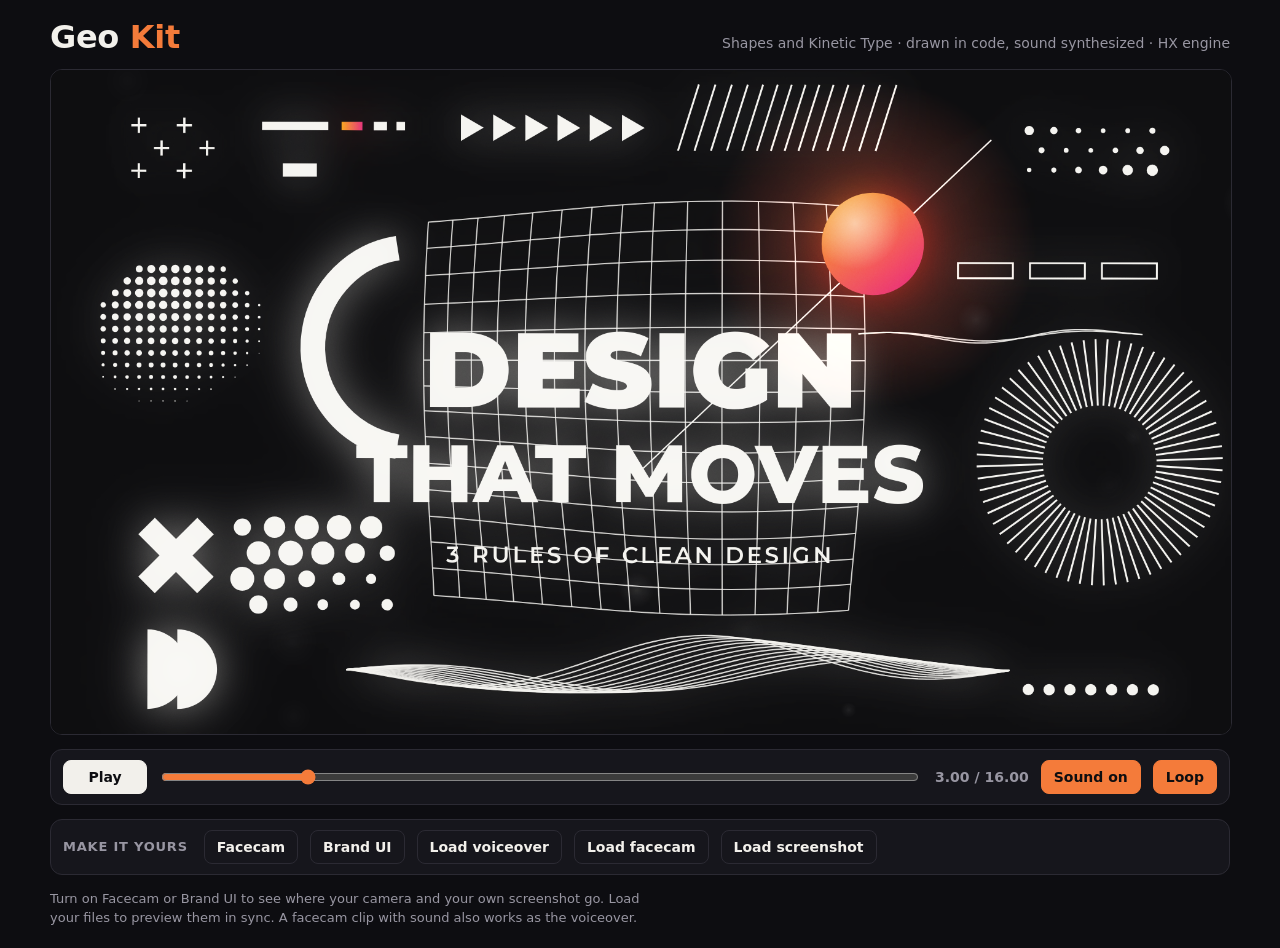
<file: styles/styles/02-geo-kit.html>
<!doctype html>
<html lang="en">
<meta charset="utf-8">
<meta name="viewport" content="width=device-width, initial-scale=1, viewport-fit=cover">
<title>Geo Kit</title>
<meta name="claude:viewport-fit-sides" content="cover">
<link rel="preconnect" href="https://fonts.googleapis.com">
<link rel="preconnect" href="https://fonts.gstatic.com" crossorigin>
<link rel="stylesheet" href="https://fonts.googleapis.com/css2?family=Montserrat:wght@500;700;800;900&display=block">
<style>
/* Layout: a single-column studio player. Stage first, transport under it, then the "make it yours" media row. One dark look by choice. */
:root {
  color-scheme: dark;
  --bg: #0d0d11;
  --panel: #16161c;
  --ink: #f2f0eb;
  --dim: #9896a2;
  --line: #2b2a33;
  --accent: #f47b3a;
  --on-accent: #0e0e10;
  --ui: system-ui, -apple-system, "Segoe UI", Roboto, sans-serif;
}
html, body { height: 100%; }
body { background: var(--bg); color: var(--ink); font-family: var(--ui); margin: 0; padding-left: max(16px, env(safe-area-inset-left, 0px)); padding-right: max(16px, env(safe-area-inset-right, 0px)); padding-block: 20px 28px; }
.wrap { max-width: 1180px; margin: 0 auto; display: grid; gap: 14px; }
.wrap.tall { max-width: 520px; }
.top { display: flex; flex-wrap: wrap; align-items: baseline; justify-content: space-between; gap: 6px 16px; }
.top h1 { margin: 0; font-size: clamp(22px, 3.4vw, 32px); line-height: 1.1; letter-spacing: -0.01em; }
.top h1 span { color: var(--accent); }
.meta { margin: 0; color: var(--dim); font-size: 14px; }
.stage { position: relative; width: 100%; max-width: 100%; background: #000; border-radius: 12px; overflow: hidden; border: 1px solid var(--line); }
.stage canvas { display: block; width: 100%; height: auto; }
.bar, .mine { display: flex; flex-wrap: wrap; align-items: center; gap: 10px 12px; background: var(--panel); border: 1px solid var(--line); border-radius: 12px; padding: 10px 12px; }
.mine .lab { font-size: 13px; font-weight: 700; letter-spacing: 0.06em; text-transform: uppercase; color: var(--dim); margin-right: 4px; }
button, label.btn { font: 600 14px var(--ui); color: var(--ink); background: transparent; border: 1px solid var(--line); border-radius: 8px; padding: 8px 12px; cursor: pointer; display: inline-flex; align-items: center; gap: 6px; }
button:hover, label.btn:hover { border-color: var(--dim); }
button:focus-visible, label.btn:focus-within, input[type=range]:focus-visible { outline: 2px solid var(--accent); outline-offset: 2px; }
button[aria-pressed="true"] { background: var(--accent); color: var(--on-accent); border-color: var(--accent); }
#play { min-width: 84px; justify-content: center; background: var(--ink); color: #0d0d11; border-color: var(--ink); }
#scrub { flex: 1 1 200px; min-width: 0; accent-color: var(--accent); }
#time { font: 600 14px var(--ui); font-variant-numeric: tabular-nums; color: var(--dim); min-width: 96px; text-align: right; }
.file { position: absolute; width: 1px; height: 1px; opacity: 0; }
.note { margin: 0; color: var(--dim); font-size: 13px; max-width: 75ch; line-height: 1.5; }
@media (prefers-reduced-motion: reduce) { * { scroll-behavior: auto; } }
</style>

<div class="wrap" id="wrap">
  <div class="top">
    <h1>Geo <span>Kit</span></h1>
    <p class="meta" id="meta">Shapes and Kinetic Type · drawn in code, sound synthesized · HX engine</p>
  </div>
  <div class="stage"><canvas id="stage" width="1280" height="720" aria-label="Geo Kit animation"></canvas></div>
  <div class="bar">
    <button id="play" type="button">Play</button>
    <input id="scrub" type="range" min="0" max="20" step="0.01" value="0" aria-label="Scrub timeline">
    <span id="time">0.00 / 0.00</span>
    <button id="sound" type="button" aria-pressed="true">Sound on</button>
    <button id="loop" type="button" aria-pressed="true">Loop</button>
  </div>
  <div class="mine">
    <span class="lab">Make it yours</span>
    <button id="faceOn" type="button" aria-pressed="false">Facecam</button>
    <button id="shotOn" type="button" aria-pressed="false">Brand UI</button>
    <label class="btn" for="vofile">Load voiceover<input class="file" id="vofile" type="file" accept="audio/*"></label>
    <label class="btn" for="facefile">Load facecam<input class="file" id="facefile" type="file" accept="video/*"></label>
    <label class="btn" for="shotfile">Load screenshot<input class="file" id="shotfile" type="file" accept="image/*"></label>
  </div>
  <p class="note" id="note">Turn on Facecam or Brand UI to see where your camera and your own screenshot go. Load your files to preview them in sync. A facecam clip with sound also works as the voiceover.</p>
</div>

<script>
/* =====================================================================================================
   HX MOTION ENGINE v1.1  ·  Haris AI Style Library  ·  theharisai.com
   A small engine for code-drawn animated videos. Every frame is a pure function of time t.
   Sections:  1 HX (math, random, easing, text, shapes, finishing)   2 SND (synthesized sound + music)
              3 MEDIA (facecam + brand screenshot slots)             4 STAGE (scene compositor + transitions)
   A style only defines one STYLE object (see the STYLE block). The PLAYER block wires the page.
   Rule: never use Math.random. All randomness comes from HX.rand(seed) and HX.noise(seed).
   v1.1: render scale HX.R (1.5 = 1920x1080 from 1280x720 logic). Cached layers use HX.layer(w, h) and are drawn with
         HX.blit(c, L, x, y[, w, h]) so they stay sharp. New finishing fx: bloom, leak, bokeh, burst, ring, flare, drift.
   ===================================================================================================== */

// ----------------------------------------------- 1 · HX -----------------------------------------------
const HX = (() => {
  const cl = (v, lo = 0, hi = 1) => Math.min(hi, Math.max(lo, v));
  const mix = (a, b, u) => a + (b - a) * u;
  const prog = (t, a, b) => cl((t - a) / (b - a));
  const bell = (t, a, b) => Math.sin(Math.PI * prog(t, a, b));
  const fnv = (s) => { s = String(s); let h = 2166136261 >>> 0; for (let i = 0; i < s.length; i++) { h ^= s.charCodeAt(i); h = Math.imul(h, 16777619); } return h >>> 0; };
  // sfc32 generator seeded from any string or number
  const rand = (seed) => {
    let a = fnv('a' + seed), b = fnv('b' + seed), c = fnv('c' + seed), d = 1;
    const f = () => { a >>>= 0; b >>>= 0; c >>>= 0; d >>>= 0; let t = (a + b) | 0; a = b ^ (b >>> 9); b = (c + (c << 3)) | 0; c = (c << 21) | (c >>> 11); d = (d + 1) | 0; t = (t + d) | 0; c = (c + t) | 0; return (t >>> 0) / 4294967296; };
    for (let i = 0; i < 12; i++) f();
    f.range = (lo, hi) => lo + f() * (hi - lo); f.pick = (arr) => arr[Math.floor(f() * arr.length)]; f.sign = () => (f() < 0.5 ? -1 : 1);
    return f;
  };
  // smooth 2D value noise in -1..1, quintic fade
  const fade = (u) => u * u * u * (u * (u * 6 - 15) + 10);
  const lattice = (x, y, s) => { let h = Math.imul(x | 0, 374761393) ^ Math.imul(y | 0, 668265263) ^ s; h = Math.imul(h ^ (h >>> 13), 1274126177); return ((h ^ (h >>> 16)) >>> 0) / 4294967296; };
  const noise = (seed = 0) => { const s = fnv('n' + seed); return (x, y = 0) => { const xi = Math.floor(x), yi = Math.floor(y), u = fade(x - xi), v = fade(y - yi); return mix(mix(lattice(xi, yi, s), lattice(xi + 1, yi, s), u), mix(lattice(xi, yi + 1, s), lattice(xi + 1, yi + 1, s), u), v) * 2 - 1; }; };
  const E = {
    lin: (u) => u,
    sine: (u) => 0.5 - 0.5 * Math.cos(Math.PI * u),
    out2: (u) => 1 - (1 - u) * (1 - u),
    out3: (u) => 1 - Math.pow(1 - u, 3),
    in3: (u) => u * u * u,
    io3: (u) => (u < 0.5 ? 4 * u * u * u : 1 - Math.pow(2 - 2 * u, 3) / 2),
    out5: (u) => 1 - Math.pow(1 - u, 5),
    expo: (u) => (u >= 1 ? 1 : 1 - Math.pow(2, -11 * u)),
    ioExpo: (u) => (u <= 0 ? 0 : u >= 1 ? 1 : u < 0.5 ? Math.pow(2, 20 * u - 10) / 2 : (2 - Math.pow(2, -20 * u + 10)) / 2),
    over: (u, k = 1.8) => { if (u <= 0) return 0; if (u >= 1) return 1; const v = u - 1; return 1 + v * v * ((k + 1) * v + k); },
    spring: (u, f = 12, d = 5.5) => (u <= 0 ? 0 : u >= 1 ? 1 : 1 - Math.exp(-d * u) * Math.cos(f * u)),
    bounce: (u) => { const n = 7.5625, k = 2.75; if (u < 1 / k) return n * u * u; if (u < 2 / k) return n * (u -= 1.5 / k) * u + 0.75; if (u < 2.5 / k) return n * (u -= 2.25 / k) * u + 0.9375; return n * (u -= 2.625 / k) * u + 0.984375; },
  };
  // ez(t, start, end, 'name', extra) = eased progress of t through [start, end]
  const ez = (t, a, b, name = 'out3', k) => E[name](prog(t, a, b), k);
  const canvas = (w, h) => { const c = document.createElement('canvas'); c.width = Math.max(1, Math.round(w)); c.height = Math.max(1, Math.round(h)); return c; };
  // a cached layer in logical units, stored at render scale R so it stays sharp at 1080p
  const layer = (w, h) => { const R = API.R, c = canvas(w * R, h * R); c.lw = w; c.lh = h; c.getContext('2d').setTransform(R, 0, 0, R, 0, 0); return c; };
  const blit = (c, L, x, y, w, h) => c.drawImage(L, x, y, w == null ? (L.lw || L.width) : w, h == null ? (L.lh || L.height) : h);
  // source rect in logical units
  const blitPart = (c, L, sx, sy, sw, sh, dx, dy, dw, dh) => { const k = L.lw ? L.width / L.lw : 1; c.drawImage(L, sx * k, sy * k, sw * k, sh * k, dx, dy, dw, dh); };
  const base = (c) => c.setTransform(API.R, 0, 0, API.R, 0, 0);
  // keyframes: key([[t, v], [t, v, 'ease'], ...])(t)
  const key = (pts) => (t) => {
    if (t <= pts[0][0]) return pts[0][1];
    for (let i = 1; i < pts.length; i++) if (t <= pts[i][0]) { const [t0, v0] = pts[i - 1], [t1, v1, e] = pts[i]; return mix(v0, v1, E[e || 'io3'](prog(t, t0, t1))); }
    return pts[pts.length - 1][1];
  };
  // camera kicks: list of { t, a (amount), k (decay) }
  const kick = (t, list, decay = 4) => { let z = 0; for (const q of list) { const d = t - q.t; if (d < 0) continue; z += q.a * (d < 0.05 ? d / 0.05 : Math.exp(-(d - 0.05) * (q.k || decay))); } return z; };
  const NS = noise('shake');
  const shake = (t, list) => { let x = 0, y = 0, r = 0; for (const q of list) { const d = t - q.t; if (d < 0 || d > 1.3) continue; const e = q.a * Math.exp(-d * (q.k || 7)); x += e * NS(t * 31, 1); y += e * NS(t * 29, 7); r += e * 0.0016 * NS(t * 23, 13); } return { x, y, r }; };
  // camera: zoom z and offset around a focus point
  const cam = (c, W, H, o) => { c.translate(W / 2 + (o.x || 0), H / 2 + (o.y || 0)); if (o.r) c.rotate(o.r); c.scale(o.z || 1, o.z || 1); c.translate(-(o.fx == null ? W / 2 : o.fx), -(o.fy == null ? H / 2 : o.fy)); };
  const path = {
    rr: (c, x, y, w, h, r) => { c.beginPath(); c.roundRect(x, y, w, h, r); },
    poly: (c, pts) => { c.beginPath(); pts.forEach(([x, y], i) => (i ? c.lineTo(x, y) : c.moveTo(x, y))); c.closePath(); },
    ngon: (c, cx, cy, r, n, rot = 0) => { c.beginPath(); for (let i = 0; i < n; i++) { const a = rot + (i / n) * Math.PI * 2; i ? c.lineTo(cx + Math.cos(a) * r, cy + Math.sin(a) * r) : c.moveTo(cx + Math.cos(a) * r, cy + Math.sin(a) * r); } c.closePath(); },
    star: (c, cx, cy, ro, ri, n, rot = -Math.PI / 2) => { c.beginPath(); for (let i = 0; i < n * 2; i++) { const a = rot + (i * Math.PI) / n, r = i % 2 ? ri : ro; i ? c.lineTo(cx + Math.cos(a) * r, cy + Math.sin(a) * r) : c.moveTo(cx + Math.cos(a) * r, cy + Math.sin(a) * r); } c.closePath(); },
  };
  const txt = {
    font: (weight, px, family) => `${weight} ${px}px ${family}`,
    width: (c, s, font, track = 0) => { c.font = font; c.letterSpacing = track + 'px'; const w = c.measureText(s).width; c.letterSpacing = '0px'; return w; },
    // draw text with options { font, fill, stroke, lw, align, base, track, alpha }
    draw: (c, s, x, y, o) => {
      c.save(); c.font = o.font; c.letterSpacing = (o.track || 0) + 'px'; c.textAlign = o.align || 'center'; c.textBaseline = o.base || 'middle';
      if (o.alpha != null) c.globalAlpha *= o.alpha;
      if (o.stroke) { c.lineJoin = 'round'; c.lineWidth = o.lw || 4; c.strokeStyle = o.stroke; c.strokeText(s, x, y); }
      if (o.fill) { c.fillStyle = o.fill; c.fillText(s, x, y); }
      c.restore();
    },
    // largest px (up to max) at which s fits width w
    fit: (c, s, w, max, weight, family, track = 0) => { const at = txt.width(c, s, `${weight} 100px ${family}`, track * 1); return Math.min(max, Math.floor((100 * w) / Math.max(1, at))); },
    // per-letter layout: returns [{ ch, x (center offset from the word's left edge), w }] and total width
    letters: (c, s, font, track = 0) => { c.font = font; c.letterSpacing = '0px'; let x = 0; const out = []; for (const ch of s) { const w = c.measureText(ch).width; out.push({ ch, x: x + w / 2, w }); x += w + track; } c.letterSpacing = '0px'; return { list: out, w: x - track }; },
    wrap: (c, s, font, maxW) => { c.font = font; const out = []; let line = ''; for (const w of s.split(' ')) { const test = line ? line + ' ' + w : w; if (c.measureText(test).width > maxW && line) { out.push(line); line = w; } else line = test; } if (line) out.push(line); return out; },
  };
  let GR = null; const SM = {}; let SOFT = null;
  const small = (k, w, h) => { const c = SM[k]; if (c && c.width === w && c.height === h) return c; return (SM[k] = canvas(w, h)); };
  // soft round sprite (white), used for bokeh, glows and particles
  const soft = () => { if (SOFT) return SOFT; SOFT = canvas(128, 128); const x = SOFT.getContext('2d'), g = x.createRadialGradient(64, 64, 0, 64, 64, 64); g.addColorStop(0, 'rgba(255,255,255,1)'); g.addColorStop(0.35, 'rgba(255,255,255,0.55)'); g.addColorStop(1, 'rgba(255,255,255,0)'); x.fillStyle = g; x.fillRect(0, 0, 128, 128); return SOFT; };
  const TINT = new Map();
  const tinted = (col) => { if (TINT.has(col)) return TINT.get(col); const L = canvas(128, 128), x = L.getContext('2d'); x.drawImage(soft(), 0, 0); x.globalCompositeOperation = 'source-in'; x.fillStyle = col; x.fillRect(0, 0, 128, 128); TINT.set(col, L); return L; };
  const fx = {
    // film or print grain, stepped at fps
    grain: (c, t, W, H, alpha = 0.06, fps = 12, mode = 'overlay') => {
      if (!GR) { GR = []; for (let g = 0; g < 3; g++) { const L = canvas(256, 256), x = L.getContext('2d'), img = x.createImageData(256, 256), r = rand('grain' + g); for (let i = 0; i < img.data.length; i += 4) { const v = 128 + (r() + r() - 1) * 115; img.data[i] = img.data[i + 1] = img.data[i + 2] = v; img.data[i + 3] = 255; } x.putImageData(img, 0, 0); GR.push(L); } }
      const f = Math.floor(t * fps), r = rand('gs' + f), pat = c.createPattern(GR[f % 3], 'repeat');
      pat.setTransform(new DOMMatrix().scaleSelf(1 / API.R).translateSelf(-r() * 256, -r() * 256));
      c.save(); base(c); c.globalAlpha = alpha; c.globalCompositeOperation = mode; c.fillStyle = pat; c.fillRect(0, 0, W, H); c.restore();
    },
    vignette: (c, W, H, strength = 0.35, color = '0,0,0') => {
      const g = c.createRadialGradient(W / 2, H / 2, Math.min(W, H) * 0.35, W / 2, H / 2, Math.hypot(W, H) * 0.6);
      g.addColorStop(0, `rgba(${color},0)`); g.addColorStop(1, `rgba(${color},${strength})`);
      c.save(); base(c); c.fillStyle = g; c.fillRect(0, 0, W, H); c.restore();
    },
    flash: (c, t, W, H, list) => { for (const f of list) { const d = t - f.t; if (d < 0 || d > 0.45) continue; c.save(); base(c); c.fillStyle = `rgba(${f.col || '255,255,255'},${f.a * Math.exp(-d * 10)})`; c.fillRect(0, 0, W, H); c.restore(); } },
    // bloom: bright parts glow. o = { strength, radius, lift (how much midtones glow, 0..1), mode }
    bloom: (c, o = {}) => {
      const cv = c.canvas, st = o.strength == null ? 0.55 : o.strength, rad = o.radius || 16, lift = o.lift == null ? 0.35 : o.lift;
      const w1 = Math.max(8, Math.round(cv.width / 4)), h1 = Math.max(8, Math.round(cv.height / 4)), A = small('b1', w1, h1), a = A.getContext('2d');
      const thr = `brightness(${0.55 + lift * 0.5}) contrast(${2.6 - lift * 1.4}) saturate(1.25)`;
      a.setTransform(1, 0, 0, 1, 0, 0); a.globalCompositeOperation = 'copy'; a.filter = `${thr} blur(${(rad / 4) * (cv.width / 1280)}px)`; a.drawImage(cv, 0, 0, w1, h1); a.filter = 'none';
      const w2 = Math.max(4, w1 >> 1), h2 = Math.max(4, h1 >> 1), B = small('b2', w2, h2), b = B.getContext('2d');
      b.setTransform(1, 0, 0, 1, 0, 0); b.globalCompositeOperation = 'copy'; b.filter = `blur(${(rad / 6) * (cv.width / 1280)}px)`; b.drawImage(A, 0, 0, w2, h2); b.filter = 'none';
      c.save(); c.setTransform(1, 0, 0, 1, 0, 0); c.globalCompositeOperation = o.mode || 'screen'; c.globalAlpha = st; c.drawImage(A, 0, 0, cv.width, cv.height); c.globalAlpha = st * 0.8; c.drawImage(B, 0, 0, cv.width, cv.height); c.restore();
    },
    // drifting colored light leaks. cols: ['255,120,80', ...]
    leak: (c, t, W, H, cols, a = 0.25, seed = 'leak') => {
      const N = noise(seed); c.save(); base(c); c.globalCompositeOperation = 'screen';
      cols.forEach((col, i) => { const x = W * (0.5 + 0.55 * N(t * 0.12 + i * 3.1, 1)), y = H * (0.5 + 0.55 * N(t * 0.1 + i * 5.7, 2)), R = Math.max(W, H) * (0.45 + 0.15 * N(t * 0.2, i)); const g = c.createRadialGradient(x, y, 0, x, y, R); g.addColorStop(0, `rgba(${col},${a})`); g.addColorStop(1, `rgba(${col},0)`); c.fillStyle = g; c.fillRect(0, 0, W, H); });
      c.restore();
    },
    // floating out-of-focus particles for depth. o = { n, col, min, max, speed, alpha, seed, mode }
    bokeh: (c, t, W, H, o = {}) => {
      const r = rand(o.seed || 'bk'), L = tinted(o.col || '#ffffff'), n = o.n || 24; c.save(); c.globalCompositeOperation = o.mode || 'screen';
      for (let i = 0; i < n; i++) { const s = r.range(o.min || 10, o.max || 60), sp = r.range(0.3, 1) * (o.speed || 14), x0 = r.range(-60, W + 60), y = ((r.range(0, H + 200) - t * sp) % (H + 200) + H + 200) % (H + 200) - 100, x = x0 + Math.sin(t * 0.4 + i) * 14, tw = 0.55 + 0.45 * Math.sin(t * r.range(0.5, 1.5) + i);
        c.globalAlpha = (o.alpha == null ? 0.35 : o.alpha) * tw; c.drawImage(L, x - s, y - s, s * 2, s * 2); }
      c.restore();
    },
    // particle burst at hit time t0 from (x, y). Pure function of t.
    // o = { n, seed, cols, speed, spread (radians), dir, gravity, drag, life, size, kind: 'spark' | 'dot' | 'confetti' | 'glow' }
    burst: (c, t, t0, x, y, o = {}) => {
      const d = t - t0, life = o.life || 0.9; if (d < 0 || d > life * 1.4) return;
      const r = rand((o.seed || 'p') + t0), n = o.n || 26, cols = o.cols || ['#ffffff'], g = o.gravity == null ? 600 : o.gravity, k = o.drag == null ? 2.6 : o.drag, kind = o.kind || 'spark';
      c.save(); c.globalCompositeOperation = o.mode || (kind === 'confetti' ? 'source-over' : 'lighter'); c.lineCap = 'round';
      for (let i = 0; i < n; i++) {
        const a = (o.dir || 0) + (r() - 0.5) * (o.spread == null ? Math.PI * 2 : o.spread), v = (o.speed || 700) * r.range(0.35, 1), li = life * r.range(0.6, 1.2), col = cols[i % cols.length], sz = (o.size || 4) * r.range(0.5, 1.3), rot0 = r() * 7;
        if (d > li) continue; const e = (1 - Math.exp(-k * d)) / k, px = x + Math.cos(a) * v * e, py = y + Math.sin(a) * v * e + 0.5 * g * d * d * 0.6, fade = 1 - d / li;
        const vx = Math.cos(a) * v * Math.exp(-k * d), vy = Math.sin(a) * v * Math.exp(-k * d) + g * d * 0.6;
        c.globalAlpha = fade;
        if (kind === 'spark') { const L = Math.min(60, Math.hypot(vx, vy) * 0.035) + sz; const m = Math.hypot(vx, vy) || 1; c.strokeStyle = col; c.lineWidth = sz * 0.7; c.beginPath(); c.moveTo(px, py); c.lineTo(px - (vx / m) * L, py - (vy / m) * L); c.stroke(); }
        else if (kind === 'confetti') { c.fillStyle = col; c.save(); c.translate(px, py); c.rotate(rot0 + d * 9 * (i % 2 ? 1 : -1)); c.scale(1, Math.cos(d * 12 + i)); c.fillRect(-sz, -sz * 0.5, sz * 2, sz); c.restore(); }
        else if (kind === 'glow') { c.drawImage(tinted(col), px - sz * 4, py - sz * 4, sz * 8, sz * 8); }
        else { c.fillStyle = col; c.beginPath(); c.arc(px, py, sz * (0.5 + 0.5 * fade), 0, 7); c.fill(); }
      }
      c.restore();
    },
    // expanding shockwave ring
    ring: (c, t, t0, x, y, o = {}) => { const d = t - t0, dur = o.dur || 0.6; if (d < 0 || d > dur) return; const u = E.out3(d / dur); c.save(); c.globalAlpha = (1 - u) * (o.a == null ? 0.8 : o.a); c.strokeStyle = o.col || '#fff'; c.lineWidth = (o.lw || 6) * (1 - u * 0.7); c.beginPath(); c.ellipse(x, y, mix(o.r0 || 20, o.r1 || 300, u), mix(o.r0 || 20, o.r1 || 300, u) * (o.squash || 1), 0, 0, 7); c.stroke(); c.restore(); },
    // anamorphic lens flare
    flare: (c, x, y, s, a, col = '255,220,170') => { if (a <= 0.01) return; c.save(); c.globalCompositeOperation = 'lighter'; c.globalAlpha = a; c.drawImage(tinted(`rgb(${col})`), x - s, y - s, s * 2, s * 2); c.globalAlpha = a * 0.8; c.drawImage(tinted(`rgb(${col})`), x - s * 6, y - s * 0.08, s * 12, s * 0.16); c.globalAlpha = a * 0.9; c.drawImage(tinted('#ffffff'), x - s * 0.35, y - s * 0.35, s * 0.7, s * 0.7); c.restore(); },
    // soft glow sprite
    glow: (c, x, y, r, col, a = 1) => { if (a <= 0.01) return; c.save(); c.globalCompositeOperation = 'lighter'; c.globalAlpha = a; c.drawImage(tinted(col), x - r, y - r, r * 2, r * 2); c.restore(); },
    // soft shadow under an object (cached sprite, no per-frame blur)
    shadow: (c, x, y, rx, ry, a = 0.35, col = '#000000') => { c.save(); c.globalAlpha = a; c.drawImage(tinted(col), x - rx, y - ry, rx * 2, ry * 2); c.restore(); },
  };
  // gentle handheld float for cameras
  const ND = noise('drift');
  const drift = (t, amt = 1) => ({ x: ND(t * 0.35, 1) * 6 * amt, y: ND(t * 0.3, 5) * 4 * amt, r: ND(t * 0.25, 9) * 0.0025 * amt });
  const API = { R: 1, cl, mix, prog, bell, fnv, rand, noise, E, ez, canvas, layer, blit, blitPart, base, key, kick, shake, cam, drift, path, txt, fx };
  return API;
})();

// ----------------------------------------------- 2 · SND ----------------------------------------------
// Plain Web Audio, no files. rig(ac) returns a kit k: k.play(name, t, opts), k.tone, k.noise, k.beat, k.drone, k.duck.
// Voiceover mode (opts.vo) keeps music low and plays sounds marked soft at half level.
const SND = (() => {
  const NOTE = { C: 0, D: 2, E: 4, F: 5, G: 7, A: 9, B: 11 };
  const freq = (n) => { if (typeof n === 'number') return n; const m = /^([A-G])([#b]?)(-?\d)$/.exec(n); const midi = NOTE[m[1]] + (m[2] === '#' ? 1 : m[2] === 'b' ? -1 : 0) + (+m[3] + 1) * 12; return 440 * Math.pow(2, (midi - 69) / 12); };

  function rig(ac, o = {}) {
    const VO = !!o.vo, from = o.from || 0, base = ac.currentTime + (o.lead || 0), SR = ac.sampleRate;
    const T = (t) => base + (t - from);
    const dead = (t, d) => T(t) + d < ac.currentTime || (t < from - 0.01 && d < 1.5);
    const lim = ac.createDynamicsCompressor(); lim.threshold.value = -10; lim.knee.value = 4; lim.ratio.value = 8; lim.attack.value = 0.002; lim.release.value = 0.18;
    const out = ac.createGain(); out.gain.value = o.level == null ? 0.9 : o.level; lim.connect(out); out.connect(o.dest || ac.destination);
    const bus = {}; [['sfx', VO ? 0.7 : 0.92], ['mus', VO ? 0.26 : 0.55], ['air', 0.4]].forEach(([k, g]) => { const n = ac.createGain(); n.gain.value = g; n.connect(lim); bus[k] = n; });
    const duckNode = ac.createGain(); duckNode.connect(bus.mus); const ducks = [];
    // small generated room
    const room = ac.createConvolver();
    { const len = Math.floor(SR * 1.3), b = ac.createBuffer(2, len, SR); for (let ch = 0; ch < 2; ch++) { const r = HX.rand('room' + ch), d = b.getChannelData(ch); let lp = 0; for (let i = 0; i < len; i++) { lp = lp * 0.55 + (r() * 2 - 1) * 0.45; d[i] = lp * Math.exp((-i / len) * 5.5); } } room.buffer = b; }
    const roomIn = ac.createGain(); roomIn.gain.value = 0.7; roomIn.connect(room); room.connect(lim);
    const NZ = {};
    { const len = SR * 2; for (const kind of ['white', 'pink', 'brown']) { const b = ac.createBuffer(1, len, SR), d = b.getChannelData(0), r = HX.rand('nz' + kind); let p0 = 0, p1 = 0, p2 = 0, br = 0;
      for (let i = 0; i < len; i++) { const w = r() * 2 - 1; if (kind === 'white') d[i] = w * 0.8; else if (kind === 'pink') { p0 = 0.997 * p0 + 0.03 * w; p1 = 0.985 * p1 + 0.06 * w; p2 = 0.95 * p2 + 0.15 * w; d[i] = (p0 + p1 + p2 + 0.1 * w) * 0.9; } else { br = (br + 0.025 * w) / 1.025; d[i] = br * 3.2; } }
      NZ[kind] = b; } }
    const curve = (param, v, t) => { if (!Array.isArray(v)) { param.setValueAtTime(v, t); return; } param.setValueAtTime(v[0][1], t + v[0][0]); for (let i = 1; i < v.length; i++) param.exponentialRampToValueAtTime(Math.max(0.0001, v[i][1]), t + v[i][0]); };
    const amp = (g, t, p, d, peak) => { const a = Math.min(p.a == null ? 0.003 : p.a, d * 0.8), h = Math.min(p.h || 0, d - a); g.gain.setValueAtTime(0, t); g.gain.linearRampToValueAtTime(peak, t + a); if (h > 0) g.gain.setValueAtTime(peak, t + a + h); g.gain.exponentialRampToValueAtTime(0.0001, t + d); g.gain.setValueAtTime(0, t + d + 0.002); };
    const level = (p, def) => (p.g == null ? def : p.g) * (VO && p.soft ? 0.5 : 1);
    function send(node, p, t, d) {
      const pan = ac.createStereoPanner();
      if (Array.isArray(p.pan)) { pan.pan.setValueAtTime(p.pan[0], t); pan.pan.linearRampToValueAtTime(p.pan[1], t + d); } else pan.pan.value = HX.cl(p.pan || 0, -1, 1);
      node.connect(pan); pan.connect(p.bus === 'mus' ? duckNode : bus[p.bus || 'sfx']);
      if (p.rv) { const s = ac.createGain(); s.gain.value = p.rv; pan.connect(s); s.connect(roomIn); }
    }
    function filt(p, t) { if (!p.f) return null; const f = ac.createBiquadFilter(); f.type = p.f; f.Q.value = p.q == null ? 0.8 : p.q; curve(f.frequency, p.fc == null ? 1500 : p.fc, t); return f; }
    // oscillator voice. hz: note, number or [[dt, hz], ...]
    function tone(time, p) {
      const d = p.d || 0.2; if (dead(time, d)) return; const t = T(time);
      const osc = ac.createOscillator(); osc.type = p.w || 'sine'; if (p.det) osc.detune.value = p.det;
      curve(osc.frequency, Array.isArray(p.hz) ? p.hz.map(([dt, v]) => [dt, freq(v)]) : freq(p.hz || 440), t);
      const g = ac.createGain(); amp(g, t, p, d, level(p, 0.25)); const f = filt(p, t);
      if (f) { osc.connect(f); f.connect(g); } else osc.connect(g);
      send(g, p, t, d); osc.start(t); osc.stop(t + d + 0.05);
    }
    // noise voice. c: 'white' | 'pink' | 'brown'
    function noiseV(time, p) {
      const d = p.d || 0.2; if (dead(time, d)) return; const t = T(time);
      const src = ac.createBufferSource(); src.buffer = NZ[p.c || 'white']; src.loop = true;
      const g = ac.createGain(); amp(g, t, p, d, level(p, 0.25)); const f = filt(p, t);
      if (f) { src.connect(f); f.connect(g); } else src.connect(g);
      send(g, p, t, d); src.start(t, HX.rand('o' + time)() * 1.5); src.stop(t + d + 0.05);
    }
    const duck = (t, depth = 0.55, hold = 0.25) => ducks.push([t, depth, hold]);

    // ---------- named sounds ----------
    const FX = {
      hit: (t, q) => { tone(t, { hz: [[0, 180], [0.1, 55]], d: 0.22, g: 0.45 * q.g, pan: q.pan, soft: q.soft }); noiseV(t, { d: 0.06, f: 'bandpass', fc: 1800, q: 0.7, g: 0.25 * q.g, pan: q.pan, soft: q.soft }); noiseV(t, { d: 0.015, f: 'highpass', fc: 6000, g: 0.1 * q.g, pan: q.pan, soft: q.soft }); },
      boom: (t, q) => { tone(t, { hz: [[0, 110], [0.07, 55], [1.4, 36]], d: 1.5, g: 0.65 * q.g, a: 0.004, h: 0.1 }); noiseV(t, { c: 'brown', d: 0.7, f: 'lowpass', fc: [[0, 700], [0.6, 80]], g: 0.3 * q.g, rv: 0.25 }); duck(t, 0.7, 0.3); },
      pop: (t, q) => { const f0 = q.hz || 700; tone(t, { hz: [[0, f0 * 2], [0.04, f0]], d: 0.09, g: 0.2 * q.g, pan: q.pan, soft: q.soft }); noiseV(t, { d: 0.008, f: 'highpass', fc: 5000, g: 0.07 * q.g, pan: q.pan, soft: q.soft }); },
      swish: (t, q) => { const d = q.d || 0.4, dir = q.dir || 1; noiseV(t, { c: 'pink', d, f: 'bandpass', fc: [[0, 300], [d * 0.6, q.top || 3000], [d, 600]], q: 0.9, g: 0.45 * q.g, a: d * 0.6, pan: [-0.6 * dir, 0.6 * dir], rv: 0.1, soft: q.soft }); },
      rise: (t, q) => { const d = q.d || 1; noiseV(t, { c: 'pink', d, f: 'bandpass', fc: [[0, 400], [d, 6000]], q: 1.4, g: 0.28 * q.g, a: d * 0.95, rv: 0.25, soft: q.soft }); tone(t, { w: 'triangle', hz: [[0, 220], [d, 880]], d, g: 0.05 * q.g, a: d * 0.9, soft: q.soft }); },
      tick: (t, q) => noiseV(t, { d: 0.014, f: 'bandpass', fc: q.hz || 4200, q: 4, g: 0.3 * q.g, pan: q.pan, soft: q.soft }),
      click: (t, q) => { noiseV(t, { d: 0.01, f: 'bandpass', fc: 3000, q: 2, g: 0.32 * q.g, pan: q.pan }); noiseV(t + 0.04, { d: 0.008, f: 'bandpass', fc: 2200, q: 2, g: 0.2 * q.g, pan: q.pan }); },
      chime: (t, q) => (q.notes || ['E6', 'B6']).forEach((n, i) => tone(t + i * 0.09, { hz: n, d: 0.8, g: 0.12 * q.g, a: 0.003, rv: 0.35, pan: q.pan, soft: q.soft })),
      sparkle: (t, q) => { const r = HX.rand('sp' + t); for (let i = 0; i < 6; i++) tone(t + i * 0.045, { hz: 2000 + r() * 3000, d: 0.3, g: 0.028 * q.g, a: 0.002, rv: 0.45, pan: r() * 1.4 - 0.7 }); },
      glitch: (t, q) => { const r = HX.rand('gl' + t); for (let i = 0; i < 8; i++) tone(t + i * 0.022, { w: 'square', hz: 200 + r() * 1800, d: 0.02, g: 0.06 * q.g, a: 0.001, h: 0.012, pan: r() * 1.2 - 0.6 }); noiseV(t, { d: 0.18, f: 'bandpass', fc: [[0, 3500], [0.18, 800]], g: 0.16 * q.g }); },
      keys: (t, q) => { const r = HX.rand('k' + t), end = t + (q.d || 0.4); for (let x = t; x < end; x += 0.05 + r() * 0.04) noiseV(x, { d: 0.012, f: 'bandpass', fc: 3000 + r() * 1000, q: 3, g: 0.18 * q.g, pan: q.pan, soft: true }); },
      stamp: (t, q) => { tone(t, { hz: [[0, 150], [0.16, 45]], d: 0.26, g: 0.55 * q.g, pan: q.pan }); noiseV(t, { d: 0.05, f: 'bandpass', fc: 1200, q: 1, g: 0.35 * q.g, pan: q.pan }); },
      blip: (t, q) => tone(t, { w: 'triangle', hz: [[0, q.hz || 1200], [0.06, (q.hz || 1200) * 1.5]], d: 0.08, g: 0.1 * q.g, pan: q.pan, soft: q.soft }),
      snap: (t, q) => noiseV(t, { d: 0.05, f: 'bandpass', fc: 2400, q: 1.5, g: 0.4 * q.g, pan: q.pan, rv: 0.2, soft: q.soft }),
      shimmer: (t, q) => ['C6', 'E6', 'G6', 'C7', 'E7'].forEach((n, i) => tone(t + i * 0.04, { hz: n, d: 0.7, g: 0.04 * q.g, rv: 0.5, pan: i % 2 ? 0.3 : -0.3 })),
      swell: (t, q) => { const d = q.d || 1.2; noiseV(t, { d, f: 'highpass', fc: [[0, 2000], [d, 9000]], g: 0.12 * q.g, a: d * 0.97, rv: 0.3, soft: q.soft }); },
      bell: (t, q) => { const f0 = SND.freq(q.hz || 'A5'); tone(t, { hz: f0, d: 1.5, g: 0.11 * q.g, rv: 0.5, pan: q.pan }); tone(t, { hz: f0 * 2.76, d: 0.6, g: 0.03 * q.g, rv: 0.5, pan: q.pan }); },
      thump: (t, q) => tone(t, { hz: [[0, 90], [0.12, 40]], d: 0.25, g: 0.5 * q.g, pan: q.pan, soft: q.soft }),
    };
    const play = (name, t, opts = {}) => { const f = FX[name]; if (!f) throw new Error('No sound named ' + name); f(t, Object.assign({}, opts, { g: opts.gain == null ? 1 : opts.gain })); };

    // ---------- music ----------
    const GENRE = {
      pop: { bpm: 120, kick: [0, 4, 8, 12], snare: [4, 12], hat: '8th', bass: [0, 3, 6, 8, 11, 14], arp: true },
      chill: { bpm: 84, kick: [0, 7, 10], snare: [4, 12], hat: 'swing', bass: [0, 10], pad: true },
      tech: { bpm: 124, kick: [0, 4, 8, 12], clap: [4, 12], hat: '16th', bass16: true },
      lux: { bpm: 72, kick: [0], hat: null, pluck: true, pad: true },
      dark: { bpm: 90, kick: [0, 9], snare: [8], hat: 'sparse', pad: true, bass: [0] },
    };
    // beat(t0, t1, { style, bpm, gain, chords: [[root, [notes]], ...] })
    function beat(t0, t1, p = {}) {
      const G = GENRE[p.style || 'pop'], bpm = p.bpm || G.bpm, st = 60 / bpm / 4, bar = st * 16, g = p.gain == null ? 1 : p.gain;
      const chords = p.chords || [['A2', ['A3', 'C4', 'E4']], ['F2', ['F3', 'A3', 'C4']], ['C3', ['C4', 'E4', 'G4']], ['G2', ['G3', 'B3', 'D4']]];
      let bi = 0;
      for (let tb = t0; tb < t1 - 0.05; tb += bar, bi++) {
        const [root, chord] = chords[bi % chords.length], left = Math.min(bar, t1 - tb), rf = freq(root);
        if (G.pad) chord.forEach((n, i) => tone(tb, { w: 'sawtooth', hz: n, d: left + 0.3, g: 0.016 * g, a: 0.4, h: Math.max(0, left - 0.7), f: 'lowpass', fc: 900, pan: (i - 1) * 0.4, rv: 0.4, bus: 'mus', det: (i - 1) * 7 }));
        for (let s = 0; s < 16; s++) {
          const ts = tb + s * st; if (ts >= t1 - 0.02) break;
          if (G.kick && G.kick.includes(s)) tone(ts, { hz: [[0, 140], [0.08, 48]], d: 0.3, g: 0.55 * g, bus: 'mus' });
          if (G.snare && G.snare.includes(s)) { noiseV(ts, { d: 0.17, f: 'bandpass', fc: 1900, q: 0.7, g: 0.24 * g, rv: 0.3, bus: 'mus' }); tone(ts, { hz: [[0, 240], [0.05, 180]], d: 0.08, g: 0.1 * g, bus: 'mus' }); }
          if (G.clap && G.clap.includes(s)) [0, 0.012, 0.024].forEach((o2) => noiseV(ts + o2, { d: 0.06, f: 'bandpass', fc: 1400, q: 1.2, g: 0.15 * g, rv: 0.25, bus: 'mus' }));
          if (G.hat) {
            const on = G.hat === '16th' || (G.hat === '8th' && s % 2 === 0) || (G.hat === 'swing' && s % 2 === 0) || (G.hat === 'sparse' && s % 4 === 2);
            const off = G.hat === 'swing' && s % 4 === 2 ? st * 0.33 : 0;
            if (on) noiseV(ts + off, { d: s % 4 === 2 ? 0.07 : 0.03, f: 'highpass', fc: 8000, g: (s % 4 === 2 ? 0.055 : 0.035) * g, bus: 'mus' });
          }
          if (G.bass && G.bass.includes(s)) tone(ts, { w: 'triangle', hz: rf, d: st * 2.5, g: 0.2 * g, a: 0.005, h: st, f: 'lowpass', fc: 420, bus: 'mus' });
          if (G.bass16) tone(ts, { w: 'sawtooth', hz: s % 4 === 2 ? rf * 2 : rf, d: st * 0.9, g: 0.07 * g, f: 'lowpass', fc: [[0, 1600], [st * 0.8, 300]], bus: 'mus' });
          if (G.arp && s % 2 === 1) tone(ts, { w: 'square', hz: freq(chord[(s >> 1) % 3]) * 2, d: st * 0.8, g: 0.022 * g, f: 'lowpass', fc: 2400, rv: 0.2, pan: ((s >> 1) % 3 - 1) * 0.3, bus: 'mus' });
          if (G.pluck && [0, 3, 6, 10, 12].includes(s)) tone(ts, { w: 'triangle', hz: freq(chord[s % 3]) * 2, d: 0.9, g: 0.06 * g, rv: 0.5, pan: (s % 3 - 1) * 0.3, bus: 'mus' });
        }
      }
    }
    function drone(t0, t1, p = {}) { const d = t1 - t0, g = p.gain == null ? 1 : p.gain; tone(t0, { hz: p.note || 'A1', d, g: 0.1 * g, a: d * 0.4, h: d * 0.3, bus: 'mus' }); noiseV(t0, { c: 'pink', d, f: 'lowpass', fc: 600, g: 0.04 * g, a: d * 0.5, h: d * 0.2, bus: 'air' }); }
    function finish() { ducks.sort((a, b) => a[0] - b[0]); for (const [t, depth, hold] of ducks) { const s = T(t); if (s + hold < ac.currentTime) continue; duckNode.gain.setTargetAtTime(1 - depth, Math.max(s, ac.currentTime), 0.01); duckNode.gain.setTargetAtTime(1, s + hold, 0.15); } }
    return { play, tone, noise: noiseV, beat, drone, duck, finish, freq, vo: VO };
  }
  function live(score, from, o = {}) { const ac = new (window.AudioContext || window.webkitAudioContext)(); const k = rig(ac, Object.assign({}, o, { from: from || 0, lead: 0.05 })); score(k); k.finish(); return () => { try { ac.close(); } catch (e) {} }; }
  async function render(score, dur, sr = 48000, o = {}) {
    const n = Math.ceil(dur * sr), ac = new OfflineAudioContext(2, n, sr), k = rig(ac, Object.assign({}, o, { from: 0 })); score(k); k.finish();
    const b = await ac.startRendering(), L = b.getChannelData(0), R = b.getChannelData(1), inter = new Float32Array(n * 2); let peak = 0;
    for (let i = 0; i < n; i++) { inter[2 * i] = L[i]; inter[2 * i + 1] = R[i]; peak = Math.max(peak, Math.abs(L[i]), Math.abs(R[i])); }
    return { inter, peak, sr, frames: n };
  }
  return { rig, live, render, freq };
})();

// ---------------------------------------------- 3 · MEDIA ---------------------------------------------
// Two optional slots a style can draw into. Without a loaded file each slot shows a clean stand-in.
//   MEDIA.face(c, x, y, w, h, { shape: 'circle' | 'rect', r, tint, zoom })   facecam video
//   MEDIA.shot(c, x, y, w, h, { r, zoom, fx, fy, tint })                         brand screenshot / UI
const MEDIA = (() => {
  const st = { face: null, shot: null };
  const cache = new Map();
  const cover = (c, src, sw, sh, x, y, w, h, zoom = 1, fx = 0.5, fy = 0.5) => { const s = Math.max(w / sw, h / sh) * zoom, dw = sw * s, dh = sh * s; c.drawImage(src, x + (w - dw) * fx, y + (h - dh) * fy, dw, dh); };
  function standInFace(w, h, tint) {
    const k = 'f' + w + 'x' + h + tint; if (cache.has(k)) return cache.get(k);
    const L = HX.layer(w, h), x = L.getContext('2d'), g = x.createLinearGradient(0, 0, 0, h);
    g.addColorStop(0, tint); g.addColorStop(1, '#0d0d12'); x.fillStyle = g; x.fillRect(0, 0, w, h);
    const s = Math.min(w, h); x.fillStyle = 'rgba(255,255,255,0.22)';
    x.beginPath(); x.arc(w / 2, h * 0.42, s * 0.2, 0, 7); x.fill();
    x.beginPath(); x.ellipse(w / 2, h * 0.42 + s * 0.62, s * 0.38, s * 0.36, 0, Math.PI, 0); x.fill();
    if (s > 120) { x.font = `700 ${Math.round(s * 0.075)}px system-ui, sans-serif`; x.letterSpacing = '2px'; x.textAlign = 'center'; x.fillStyle = 'rgba(255,255,255,0.75)'; x.fillText('YOUR FACECAM', w / 2, h * 0.86); }
    cache.set(k, L); return L;
  }
  function standInShot(tint) {
    const k = 's' + tint; if (cache.has(k)) return cache.get(k);
    const w = 1280, h = 800, L = HX.canvas(w, h), x = L.getContext('2d');
    x.fillStyle = '#f4f5f8'; x.fillRect(0, 0, w, h); x.fillStyle = '#ffffff'; x.fillRect(0, 0, w, 64); x.fillStyle = '#e3e5ec'; x.fillRect(0, 63, w, 1);
    x.fillStyle = tint; x.beginPath(); x.roundRect(28, 18, 28, 28, 8); x.fill(); x.fillStyle = '#20232c'; x.font = '700 22px system-ui, sans-serif'; x.fillText('Your App', 68, 40);
    x.fillStyle = '#eef0f5'; x.beginPath(); x.roundRect(380, 16, 420, 32, 16); x.fill();
    x.fillStyle = '#ffffff'; x.fillRect(0, 64, 230, h - 64); x.fillStyle = '#e3e5ec'; x.fillRect(229, 64, 1, h - 64);
    ['Dashboard', 'Projects', 'Analytics', 'Team', 'Settings'].forEach((s, i) => { if (i === 0) { x.fillStyle = tint + '22'; x.beginPath(); x.roundRect(14, 92, 200, 40, 10); x.fill(); } x.fillStyle = i === 0 ? tint : '#5b6070'; x.font = '600 18px system-ui, sans-serif'; x.fillText(s, 40, 118 + i * 52); });
    [['Revenue', '$12.4k'], ['Users', '3,280'], ['Growth', '+18%']].forEach(([a, b], i) => { const cx = 262 + i * 330; x.fillStyle = '#ffffff'; x.beginPath(); x.roundRect(cx, 96, 306, 130, 14); x.fill(); x.fillStyle = '#8b90a0'; x.font = '600 17px system-ui, sans-serif'; x.fillText(a, cx + 22, 132); x.fillStyle = '#1d2030'; x.font = '800 40px system-ui, sans-serif'; x.fillText(b, cx + 22, 190); });
    x.fillStyle = '#ffffff'; x.beginPath(); x.roundRect(262, 250, 966, 300, 14); x.fill();
    x.strokeStyle = tint; x.lineWidth = 5; x.lineJoin = 'round'; x.beginPath(); const r = HX.rand('chart'); for (let i = 0; i <= 12; i++) { const px = 300 + i * 74, py = 500 - i * 17 - r() * 50; i ? x.lineTo(px, py) : x.moveTo(px, py); } x.stroke();
    for (let i = 0; i < 3; i++) { x.fillStyle = '#ffffff'; x.beginPath(); x.roundRect(262, 574 + i * 66, 966, 54, 12); x.fill(); x.fillStyle = '#d9dce5'; x.beginPath(); x.roundRect(286, 594 + i * 66, 260, 14, 7); x.fill(); x.beginPath(); x.roundRect(1060, 594 + i * 66, 140, 14, 7); x.fill(); }
    x.fillStyle = tint; x.beginPath(); x.roundRect(w - 290, h - 66, 262, 44, 22); x.fill(); x.fillStyle = '#fff'; x.font = '800 17px system-ui, sans-serif'; x.letterSpacing = '2px'; x.fillText('YOUR SCREENSHOT', w - 262, h - 38);
    cache.set(k, L); return L;
  }
  function clipTo(c, x, y, w, h, o) { c.beginPath(); if (o.shape === 'circle') c.ellipse(x + w / 2, y + h / 2, w / 2, h / 2, 0, 0, Math.PI * 2); else c.roundRect(x, y, w, h, o.r == null ? 0 : o.r); }
  function face(c, x, y, w, h, o = {}) {
    c.save(); clipTo(c, x, y, w, h, o); c.clip(); const v = st.face;
    if (v && v.readyState >= 2 && v.videoWidth) cover(c, v, v.videoWidth, v.videoHeight, x, y, w, h, o.zoom || 1, 0.5, 0.35);
    else c.drawImage(standInFace(Math.round(w), Math.round(h), o.tint || '#3a3f5a'), x, y, w, h);
    c.restore();
  }
  function shot(c, x, y, w, h, o = {}) {
    c.save(); clipTo(c, x, y, w, h, o); c.clip(); const img = st.shot, z = o.zoom || 1, fx = o.fx == null ? 0.5 : o.fx, fy = o.fy == null ? 0.5 : o.fy;
    if (img) cover(c, img, img.naturalWidth, img.naturalHeight, x, y, w, h, z, fx, fy); else { const L = standInShot(o.tint || '#4f6bff'); cover(c, L, L.width, L.height, x, y, w, h, z, fx, fy); }
    c.restore();
  }
  // keep the facecam video on the timeline
  function sync(t, playing) {
    const v = st.face; if (!v || !v.duration) return; const tt = Math.min(t, v.duration - 0.03);
    if (playing) { if (v.paused) v.play().catch(() => {}); if (Math.abs(v.currentTime - tt) > 0.25) v.currentTime = tt; }
    else { if (!v.paused) v.pause(); if (Math.abs(v.currentTime - tt) > 0.02) v.currentTime = tt; }
  }
  function seekVideo(t) { const v = st.face; if (!v || !v.duration) return Promise.resolve(); const tt = Math.min(t, v.duration - 0.03); if (Math.abs(v.currentTime - tt) < 0.005) return Promise.resolve(); return new Promise((res) => { const done = () => { v.removeEventListener('seeked', done); res(); }; v.addEventListener('seeked', done); v.currentTime = tt; setTimeout(done, 1500); }); }
  return { st, face, shot, sync, seekVideo, cover };
})();

// ---------------------------------------------- 4 · STAGE ---------------------------------------------
// STYLE.scenes = [{ draw(c, t, M) }, ...]; STYLE.cuts = [{ t, d, kind, ...opts }] (one cut between each pair of scenes).
// Transition kinds: fade, slide, whip, wipe, iris, zoom, flash, blinds, glitch, push, mask (custom: cut.mask(c, u, W, H) builds a path).
// Scenes draw in logical units (STYLE.W x STYLE.H); the stage scales everything by HX.R.
const STAGE = (() => {
  let A = null, B = null, X = null;
  const reset = (x) => { HX.base(x); x.globalAlpha = 1; x.globalCompositeOperation = 'source-over'; x.filter = 'none'; };
  function ensure(W, H) { const R = HX.R, w = Math.round(W * R), h = Math.round(H * R); if (!A || A.width !== w || A.height !== h) { A = HX.canvas(w, h); B = HX.canvas(w, h); X = HX.canvas(w, h); } }
  function paint(L, S, i, t, M) { const x = L.getContext('2d'); reset(x); x.clearRect(0, 0, S.W, S.H); x.fillStyle = S.base || '#000'; x.fillRect(0, 0, S.W, S.H); S.scenes[i].draw(x, t, M); reset(x); return L; }
  const index = (S, t) => { let i = 0; for (const c of S.cuts) if (t >= c.t) i++; return Math.min(i, S.scenes.length - 1); };
  const TR = {
    fade: (c, a, b, u, W, H) => { c.drawImage(a, 0, 0, W, H); c.globalAlpha = HX.E.sine(u); c.drawImage(b, 0, 0, W, H); c.globalAlpha = 1; },
    slide: (c, a, b, u, W, H, q) => { const e = HX.E.io3(u), v = q.dir === 'u' || q.dir === 'd', s = q.dir === 'l' || q.dir === 'u' ? -1 : 1, D = v ? H : W; const pa = -e * D * s, pb = (1 - e) * D * s; v ? (c.drawImage(a, 0, pa, W, H), c.drawImage(b, 0, pb, W, H)) : (c.drawImage(a, pa, 0, W, H), c.drawImage(b, pb, 0, W, H)); },
    // push: the old scene scales back and darkens while the new one slides over it with a shadow
    push: (c, a, b, u, W, H, q) => { const e = HX.E.io3(u), s = q.dir === 'l' ? -1 : 1; c.save(); c.translate(W / 2, H / 2); c.scale(1 - 0.08 * e, 1 - 0.08 * e); c.drawImage(a, -W / 2 - e * W * 0.25 * s, -H / 2, W, H); c.restore(); c.fillStyle = `rgba(0,0,0,${0.45 * e})`; c.fillRect(0, 0, W, H); const x = (1 - e) * W * s; c.save(); c.shadowColor = 'rgba(0,0,0,0.5)'; c.shadowBlur = 40; c.drawImage(b, x, 0, W, H); c.restore(); },
    whip: (c, a, b, u, W, H, q) => {
      const e = HX.E.io3(u), v = q.dir === 'u' || q.dir === 'd', s = q.dir === 'l' || q.dir === 'u' ? -1 : 1, D = v ? H : W, blur = Math.sin(Math.PI * u) * 150, x = X.getContext('2d');
      reset(x); x.clearRect(0, 0, W, H); x.globalCompositeOperation = 'lighter'; x.globalAlpha = 1 / 9;
      for (let k = 0; k < 9; k++) { const o = (k / 8 - 0.5) * blur, pa = -e * D * s + o, pb = (1 - e) * D * s + o; v ? (x.drawImage(a, 0, pa, W, H), x.drawImage(b, 0, pb, W, H)) : (x.drawImage(a, pa, 0, W, H), x.drawImage(b, pb, 0, W, H)); }
      reset(x); c.drawImage(X, 0, 0, W, H);
    },
    wipe: (c, a, b, u, W, H, q) => {
      const e = HX.E.io3(u), ang = q.angle || 0, D = Math.hypot(W, H), pos = HX.mix(-D / 2 - (q.band || 0), D / 2 + (q.band || 0), e);
      c.drawImage(a, 0, 0, W, H); c.save(); c.translate(W / 2, H / 2); c.rotate(ang); c.beginPath(); c.rect(-D, -D, D + pos, D * 2); c.restore(); c.save(); c.clip(); c.drawImage(b, 0, 0, W, H); c.restore();
      if (q.band) { c.save(); c.translate(W / 2, H / 2); c.rotate(ang); c.shadowColor = 'rgba(0,0,0,0.35)'; c.shadowBlur = 24; c.fillStyle = q.color || '#fff'; c.fillRect(pos - q.band, -D, q.band, D * 2); c.restore(); }
    },
    iris: (c, a, b, u, W, H, q) => { const e = HX.E.io3(u), x0 = q.x == null ? W / 2 : q.x, y0 = q.y == null ? H / 2 : q.y, R = e * Math.hypot(W, H) * 0.75; c.drawImage(a, 0, 0, W, H); c.save(); c.beginPath(); c.arc(x0, y0, R, 0, 7); c.clip(); c.drawImage(b, 0, 0, W, H); c.restore(); if (q.ring) { c.save(); c.shadowColor = q.ring; c.shadowBlur = 30; c.strokeStyle = q.ring; c.lineWidth = q.lw || 10; c.beginPath(); c.arc(x0, y0, R, 0, 7); c.stroke(); c.restore(); } },
    zoom: (c, a, b, u, W, H) => { const e = HX.E.io3(u); c.save(); c.globalAlpha = 1 - e; c.translate(W / 2, H / 2); c.scale(1 + 0.3 * e, 1 + 0.3 * e); c.drawImage(a, -W / 2, -H / 2, W, H); c.restore(); c.save(); c.globalAlpha = e; c.translate(W / 2, H / 2); c.scale(0.82 + 0.18 * e, 0.82 + 0.18 * e); c.drawImage(b, -W / 2, -H / 2, W, H); c.restore(); },
    flash: (c, a, b, u, W, H, q) => { c.drawImage(u < 0.5 ? a : b, 0, 0, W, H); c.fillStyle = `rgba(${q.col || '255,255,255'},${0.95 * (1 - Math.abs(u * 2 - 1))})`; c.fillRect(0, 0, W, H); },
    blinds: (c, a, b, u, W, H, q) => { const n = q.n || 8, v = q.dir === 'v'; c.drawImage(a, 0, 0, W, H); c.save(); c.beginPath(); for (let i = 0; i < n; i++) { const e = HX.E.io3(HX.cl(u * 1.6 - (i / n) * 0.6)); if (v) { const w = W / n; c.rect(i * w, 0, w * e, H); } else { const h = H / n; c.rect(0, i * h, W, h * e); } } c.clip(); c.drawImage(b, 0, 0, W, H); c.restore(); },
    glitch: (c, a, b, u, W, H) => { const src = u < 0.5 ? a : b, k = HX.R, f = Math.floor(u * 40), r = HX.rand('g' + f), amp = Math.sin(Math.PI * u); c.drawImage(src, 0, 0, W, H); for (let j = 0; j < 10; j++) { const y = r() * H, h = 4 + r() * 50, dx = (r() - 0.5) * 160 * amp; c.drawImage(src, 0, y * k, W * k, h * k, dx, y, W, h); } c.globalCompositeOperation = 'screen'; c.globalAlpha = 0.5 * amp; c.drawImage(src, 10 * amp, 0, W, H); c.globalAlpha = 1; c.globalCompositeOperation = 'source-over'; },
    mask: (c, a, b, u, W, H, q) => { c.drawImage(a, 0, 0, W, H); c.save(); q.mask(c, u, W, H); c.clip(); c.drawImage(b, 0, 0, W, H); c.restore(); if (q.edge) q.edge(c, u, W, H); },
  };
  function frame(ctx, S, t, M) {
    const W = S.W, H = S.H; ensure(W, H); reset(ctx); ctx.fillStyle = S.base || '#000'; ctx.fillRect(0, 0, W, H);
    const i = index(S, t), cut = S.cuts.find((q) => t >= q.t && t < q.t + q.d);
    if (!cut) { S.scenes[i].draw(ctx, t, M); reset(ctx); }
    else { const u = (t - cut.t) / cut.d, a = paint(A, S, i - 1, t, M), b = paint(B, S, i, t, M); TR[cut.kind](ctx, a, b, u, W, H, cut); reset(ctx); }
    if (S.overlay) { S.overlay(ctx, t, M); reset(ctx); }
  }
  // warm every cache by drawing a spread of times once (call after fonts load)
  function warm(ctx, S, M, step = 0.25) { for (let t = 0; t < S.D; t += step) frame(ctx, S, t, M); }
  return { frame, index, warm, TR };
})();

</script>
<script>
// @name Geo Kit
// @family Shapes and Kinetic Type
// @fonts family=Montserrat:wght@500;700;800;900
// @accent #f47b3a
// @onaccent #0e0e10
// =====================================================================================================
// STYLE: Geo Kit  ·  Haris AI Style Library
// A motion designer's shape kit on near-black: white plus grids, dashes, chevrons, dot fields, a halftone
// sphere, a warped wire grid, sunburst lines, wave strands, and one orange-to-pink gradient ball.
// Bold geometric caps in the middle. Demo topic: "3 rules of clean design."
// =====================================================================================================
const W = 1280, H = 720;
const { cl, mix, prog, ez, E, kick, shake, cam, fx, rand, noise } = HX;
const C = { bg: '#0e0e10', ink: '#f5f4f0', dim: '#6d6c74', g1: '#f7a51c', g2: '#e5317a' };
const FAM = '"Montserrat", "Arial Black", sans-serif';
const fnt = (px, w = 800) => `${w} ${px}px ${FAM}`;
const N = noise('geo');

const TL = {
  D: 16,
  hook: { kit: [0.15, 1.6], l1: 0.7, l2: 1.05, ball: 1.5, sub: 2.4 },
  rules: { r: [4.55, 6.05, 7.55], end: 9.0 },
  shot: { a: 9.45, mark: 10.4, cap: 10.8 },
  end: { kit: 12.85, l1: 13.15, l2: 13.5, tag: 14.4 },
};
const CUTS = [
  { t: 4.15, d: 0.45, kind: 'wipe', angle: -0.35, band: 26, color: '#f5f4f0' },
  { t: 9.0, d: 0.5, kind: 'iris', ring: '#f47b3a', lw: 12 },
  { t: 12.45, d: 0.4, kind: 'slide', dir: 'u' },
];
const KICK = [{ t: 0.7, a: 0.03 }, { t: 1.05, a: 0.06 }, { t: 4.55, a: 0.03 }, { t: 6.05, a: 0.03 }, { t: 7.55, a: 0.03 }, { t: 10.4, a: 0.04 }, { t: 13.5, a: 0.07 }];
const SHAKE = [{ t: 1.05, a: 6 }, { t: 13.5, a: 9 }];

// ---------- the shape kit ----------
const pop = (t, t0, d = 0.35) => ez(t, t0, t0 + d, 'over', 2.2);
function grad(c, x0, y0, x1, y1) { const g = c.createLinearGradient(x0, y0, x1, y1); g.addColorStop(0, C.g1); g.addColorStop(1, C.g2); return g; }
const K = {
  plus(c, x, y, cols, rows, gap, s) { c.strokeStyle = C.ink; c.lineWidth = 2.4; c.beginPath(); for (let i = 0; i < cols; i++) for (let j = 0; j < rows; j++) { if ((i + j) % 2 && cols > 2) continue; const px = x + i * gap, py = y + j * gap; c.moveTo(px - s, py); c.lineTo(px + s, py); c.moveTo(px, py - s); c.lineTo(px, py + s); } c.stroke(); },
  dashes(c, x, y, t) { const w = [70, 0, 22, 14]; c.fillStyle = C.ink; c.fillRect(x, y, 70, 9); c.fillStyle = grad(c, x + 84, 0, x + 106, 0); c.fillRect(x + 84, y, 22, 9); c.fillStyle = C.ink; c.fillRect(x + 118, y, 14, 9); c.fillRect(x + 142, y, 9, 9); c.fillRect(x + 22, y + 44, 36, 14); void w; },
  tris(c, x, y, n, t, t0) { for (let i = 0; i < n; i++) { const on = t > t0 + i * 0.07, hi = ((Math.floor(t * 5) % (n + 3)) === i); if (!on) continue; c.fillStyle = hi ? grad(c, x, 0, x + n * 34, 0) : C.ink; c.beginPath(); c.moveTo(x + i * 34, y - 14); c.lineTo(x + i * 34 + 24, y); c.lineTo(x + i * 34, y + 14); c.closePath(); c.fill(); } },
  slashes(c, x, y, n, h, t) { c.strokeStyle = C.ink; c.lineWidth = 2; c.beginPath(); for (let i = 0; i < n; i++) { const o = Math.sin(t * 2 + i * 0.5) * 3; c.moveTo(x + i * 16 + o, y + h); c.lineTo(x + i * 16 + 22 + o, y); } c.stroke(); },
  dots(c, x, y, cols, rows, gap, r, t) { c.fillStyle = C.ink; for (let i = 0; i < cols; i++) for (let j = 0; j < rows; j++) { const k = 0.7 + 0.3 * Math.sin(t * 3 + i * 0.6 + j); c.beginPath(); c.arc(x + i * gap + (j % 2) * gap / 2, y + j * gap * 0.8, r * k, 0, 7); c.fill(); } },
  sphere(c, x, y, R, t) { const lx = Math.cos(t * 0.6) * 0.7, ly = -0.55, st = R / 7.5; c.fillStyle = C.ink; for (let gx = -R; gx <= R; gx += st) for (let gy = -R; gy <= R; gy += st) { const d = Math.hypot(gx, gy) / R; if (d > 1) continue; const nz = Math.sqrt(1 - d * d), lum = cl((gx / R) * lx + (gy / R) * ly + nz * 0.55); const r = st * 0.46 * lum; if (r < 0.5) continue; c.beginPath(); c.arc(x + gx, y + gy, r, 0, 7); c.fill(); } },
  arc(c, x, y, R, lw, a0, a1) { c.strokeStyle = C.ink; c.lineWidth = lw; c.lineCap = 'butt'; c.beginPath(); c.arc(x, y, R, a0, a1); c.stroke(); },
  ball(c, x, y, r) { if (r <= 0.5) return; fx.glow(c, x, y, r * 3.2, '#ff5a3c', 0.45); c.fillStyle = grad(c, x - r, y - r, x + r * 0.6, y + r); c.beginPath(); c.arc(x, y, r, 0, 7); c.fill(); const h = c.createRadialGradient(x - r * 0.35, y - r * 0.4, 0, x - r * 0.35, y - r * 0.4, r * 0.9); h.addColorStop(0, 'rgba(255,255,255,0.55)'); h.addColorStop(1, 'rgba(255,255,255,0)'); c.fillStyle = h; c.beginPath(); c.arc(x, y, r, 0, 7); c.fill(); },
  grid(c, x, y, w, h, n, t, amp) { c.strokeStyle = 'rgba(245,244,240,0.85)'; c.lineWidth = 1.3; const bx = x + w * (0.62 + 0.12 * Math.sin(t * 0.7)), by = y + h * (0.35 + 0.1 * Math.cos(t * 0.5));
    const warp = (px, py) => { const dx = px - bx, dy = py - by, d = Math.hypot(dx, dy), k = amp * Math.exp(-(d * d) / (2 * 170 * 170)); return [px + dx * k * 0.004 * 100 / 100 * 1.2 + N(px * 0.01, t * 0.4) * amp * 0.08, py + dy * k * 0.004 * 1.2 + N(py * 0.01 + 9, t * 0.4) * amp * 0.08]; };
    for (let i = 0; i <= n; i++) { c.beginPath(); for (let j = 0; j <= 30; j++) { const [px, py] = warp(x + (w * i) / n, y + (h * j) / 30); j ? c.lineTo(px, py) : c.moveTo(px, py); } c.stroke(); c.beginPath(); for (let j = 0; j <= 30; j++) { const [px, py] = warp(x + (w * j) / 30, y + (h * i) / n); j ? c.lineTo(px, py) : c.moveTo(px, py); } c.stroke(); } },
  burst(c, x, y, r0, r1, n, rot) { c.strokeStyle = C.ink; c.lineWidth = 2; c.beginPath(); for (let i = 0; i < n; i++) { const a = rot + (i / n) * Math.PI * 2; c.moveTo(x + Math.cos(a) * r0, y + Math.sin(a) * r0); c.lineTo(x + Math.cos(a) * r1, y + Math.sin(a) * r1); } c.stroke(); },
  waves(c, x, y, w, amp, n, t) { c.strokeStyle = 'rgba(245,244,240,0.9)'; c.lineWidth = 1.4; for (let k = 0; k < n; k++) { c.beginPath(); for (let i = 0; i <= 80; i++) { const u = i / 80, env = Math.sin(Math.PI * u), py = y + Math.sin(u * 7 + t * 1.6 + k * 0.18) * amp * env * (0.6 + k / n * 0.4); i ? c.lineTo(x + u * w, py) : c.moveTo(x + u * w, py); } c.stroke(); } },
  zig(c, x, y, w, h, n) { c.strokeStyle = C.ink; c.lineWidth = 2.5; c.beginPath(); for (let i = 0; i <= n; i++) { const px = x + (w * i) / n, py = y + (i % 2 ? h : 0); i ? c.lineTo(px, py) : c.moveTo(px, py); } c.stroke(); },
  cross(c, x, y, s) { c.fillStyle = C.ink; c.save(); c.translate(x, y); c.rotate(Math.PI / 4); c.fillRect(-s, -s * 0.28, s * 2, s * 0.56); c.fillRect(-s * 0.28, -s, s * 0.56, s * 2); c.restore(); },
  halfD(c, x, y, s) { c.fillStyle = C.ink; for (let i = 0; i < 2; i++) { c.beginPath(); c.moveTo(x + i * s * 0.75, y - s); c.arc(x + i * s * 0.75, y, s, -Math.PI / 2, Math.PI / 2); c.closePath(); c.fill(); } },
  bars(c, x, y, n, t) { c.strokeStyle = C.ink; c.lineWidth = 2; for (let i = 0; i < n; i++) { c.strokeRect(x + i * 76, y, 58, 16); } },
  dotLine(c, x, y, n, gap, r) { c.fillStyle = C.ink; for (let i = 0; i < n; i++) { c.beginPath(); c.arc(x + i * gap, y, r, 0, 7); c.fill(); } },
};
// place a kit item with a pop-in
function put(c, t, t0, x, y, fn) { const s = pop(t, t0); if (s <= 0.001) return; c.save(); c.translate(x, y); c.scale(s, s); c.translate(-x, -y); fn(); c.restore(); }
// the full kit around the frame, staggered from t0
function kit(c, t, t0, dense = 1) {
  const r = (i) => t0 + i * 0.08 * dense;
  put(c, t, r(0), 140, 90, () => K.plus(c, 110, 66, 4, 3, 24, 8));
  put(c, t, r(1), 290, 70, () => K.dashes(c, 240, 62, t));
  put(c, t, r(2), 520, 70, () => K.tris(c, 450, 68, 6, t, r(2)));
  put(c, t, r(3), 740, 60, () => K.slashes(c, 680, 22, 14, 70, t));
  put(c, t, r(4), 1120, 90, () => K.dots(c, 1050, 70, 6, 3, 26, 6, t));
  put(c, t, r(5), 155, 300, () => K.sphere(c, 155, 300, 95, t));
  put(c, t, r(6), 325, 300, () => K.arc(c, 400, 300, 106, 26, Math.PI * 0.55, Math.PI * 1.45));
  put(c, t, r(7), 1120, 220, () => K.bars(c, 975, 210, 3, t));
  put(c, t, r(8), 1120, 400, () => K.burst(c, 1125, 420, 60, 130, 64, t * 0.25));
  put(c, t, r(9), 1100, 300, () => K.waves(c, 870, 285, 300, 12, 2, t));
  put(c, t, r(10), 150, 520, () => K.cross(c, 150, 520, 44));
  put(c, t, r(11), 300, 540, () => K.dots(c, 220, 490, 5, 4, 34, 13, 0));
  put(c, t, r(12), 160, 650, () => K.halfD(c, 120, 640, 42));
  put(c, t, r(13), 620, 650, () => K.waves(c, 330, 640, 700, 38, 14, t));
  put(c, t, r(14), 1160, 640, () => K.dotLine(c, 1050, 660, 7, 22, 6));
}
function title(c, s, x, y, px, t, t0, o = {}) {
  if (t < t0) return; const e = ez(t, t0, t0 + 0.45, 'expo');
  c.save(); c.beginPath(); c.rect(0, y - px * 0.7, W, px * 1.4); c.clip();
  c.font = fnt(px, o.w || 800); c.letterSpacing = (o.track || 0) + 'px'; c.textAlign = o.align || 'center'; c.textBaseline = 'middle';
  if (o.grad) { const m = c.measureText(s).width; c.fillStyle = grad(c, x - m / 2, y - px / 2, x + m / 2, y + px / 2); } else c.fillStyle = o.fill || C.ink;
  c.fillText(s, x, y + (1 - e) * px * 1.1); c.restore();
}
function label(c, s, x, y, px, a, o = {}) { c.save(); c.globalAlpha *= a; c.font = fnt(px, o.w || 600); c.letterSpacing = (o.track == null ? 3 : o.track) + 'px'; c.textAlign = o.align || 'center'; c.textBaseline = 'middle'; c.fillStyle = o.fill || C.ink; c.fillText(s, x, y); c.restore(); }

// =================================== SCENES ===================================
function camOf(t, a, b) { const o = camOf0(t, a, b), d = HX.drift(t, 1); o.x = (o.x || 0) + d.x; o.y = (o.y || 0) + d.y; o.r = (o.r || 0) + d.r; return o; }
function camOf0(t, a, b) { const s = shake(t, SHAKE); return { z: 1 + 0.03 * ez(t, a, b, 'io3') + kick(t, KICK), x: s.x, y: s.y, r: s.r }; }
function sHook(c, t) {
  const Hk = TL.hook; c.save(); cam(c, W, H, camOf(t, 0, 4.15));
  put(c, t, 0.15, W / 2, H / 2, () => K.grid(c, 430, 175, 420, 380, 14, t, 60));
  kit(c, t, 0.3);
  title(c, 'DESIGN', W / 2, 330, 112, t, Hk.l1, { w: 900 });
  title(c, 'THAT MOVES', W / 2, 438, 86, t, Hk.l2, { w: 800 });
  if (t > Hk.ball) { const u = ez(t, Hk.ball, Hk.ball + 0.9, 'io3'), x = mix(1010, 885, u), y = mix(80, 190, u); c.strokeStyle = C.ink; c.lineWidth = 1.5; c.beginPath(); c.moveTo(mix(1010, 640, u), mix(80, 430, u)); c.lineTo(1010, 80); c.stroke(); K.ball(c, x, y, 54 * ez(t, Hk.ball, Hk.ball + 0.4, 'over')); }
  label(c, '3 RULES OF CLEAN DESIGN', W / 2, 520, 24, ez(t, Hk.sub, Hk.sub + 0.4));
  fx.burst(c, t, Hk.l2, W / 2, 438, { n: 30, cols: ['#ffffff', C.g1, C.g2], speed: 950, gravity: 200, size: 4 });
  c.restore();
}
function rule(c, t, t0, n, head, x, y, demo) {
  if (t < t0) return; const s = pop(t, t0, 0.4);
  c.save(); c.translate(x, y); c.scale(s, s); K.ball(c, 0, -150, 46); c.font = fnt(46, 900); c.textAlign = 'center'; c.textBaseline = 'middle'; c.fillStyle = C.bg; c.fillText(String(n), 0, -148); c.restore();
  title(c, head, x, y - 60, 40, t, t0 + 0.12, { w: 800 });
  c.save(); demo(prog(t, t0 + 0.4, t0 + 1.2)); c.restore();
}
function sRules(c, t, M) {
  const R = TL.rules; c.save(); cam(c, W, H, camOf(t, 4.15, 9));
  K.plus(c, 70, 60, 3, 2, 22, 7); K.dotLine(c, 1050, 70, 7, 22, 5);
  title(c, '3 RULES OF CLEAN DESIGN', W / 2, 140, 52, t, 4.4, { w: 900 }); K.waves(c, 340, 196, 600, 6, 3, t);
  const dx = M.face ? -70 : 0; c.save(); c.translate(dx, 0);
  R.r.forEach((t0, i) => fx.ring(c, t, t0, [240, 640, 1040][i], 230, { r0: 30, r1: 140, col: C.g1, lw: 5, dur: 0.6 }));
  rule(c, t, R.r[0], 1, 'ALIGN', 240, 380, (u) => { const rr = rand('al'); for (let i = 0; i < 9; i++) { const gx = 170 + (i % 3) * 70, gy = 380 + Math.floor(i / 3) * 70, ox = rr.range(-45, 45), oy = rr.range(-40, 40), e = E.over(u, 1.6); c.fillStyle = C.ink; c.fillRect(gx + ox * (1 - e) - 16, gy + oy * (1 - e) - 16, 32, 32); } });
  rule(c, t, R.r[1], 2, 'ONE ACCENT', 640, 380, (u) => { const cols = ['#5ad1ff', '#7cff6b', '#ffe14a', '#b48cff', '#ff6b6b', '#6bffd9', '#ffa14a', '#ff7ae0', '#9aa4ff']; for (let i = 0; i < 9; i++) { const gx = 570 + (i % 3) * 70, gy = 380 + Math.floor(i / 3) * 70; if (i === 4) K.ball(c, gx, gy, 24); else { c.fillStyle = u > 0.4 + i * 0.03 ? C.ink : cols[i]; c.beginPath(); c.arc(gx, gy, 20, 0, 7); c.fill(); } } });
  rule(c, t, R.r[2], 3, 'LEAVE SPACE', 1040, 380, (u) => { const e = E.io3(u); for (let i = 0; i < 9; i++) { const ix = (i % 3) - 1, iy = Math.floor(i / 3) - 1, gap = mix(30, 70, e); c.fillStyle = i === 4 ? grad(c, 1020, 440, 1060, 480) : C.ink; c.beginPath(); c.arc(1040 + ix * gap, 450 + iy * gap, mix(17, 13, e), 0, 7); c.fill(); } });
  c.restore(); c.restore();
}
function sShot(c, t, M) {
  const Sh = TL.shot; c.save(); cam(c, W, H, camOf(t, 9, 12.45));
  if (M.shot) {
    const fw = M.face ? 760 : 840, fh = 472, x = (M.face ? 560 : 640) - fw / 2, y = 130, e = ez(t, Sh.a, Sh.a + 0.6, 'expo');
    K.grid(c, x - 60, y - 40, fw + 120, fh + 80, 18, t, 20);
    c.save(); c.translate(0, (1 - e) * 60); c.globalAlpha = e; MEDIA.shot(c, x, y, fw, fh, { r: 14, zoom: 1 + 0.06 * prog(t, Sh.a, 12.45), tint: '#f47b3a' }); c.strokeStyle = C.ink; c.lineWidth = 2; c.strokeRect(x, y, fw, fh); c.restore();
    [[x, y], [x + fw, y], [x, y + fh], [x + fw, y + fh]].forEach(([px, py], i) => put(c, t, Sh.a + 0.2 + i * 0.06, px, py, () => K.plus(c, px, py, 1, 1, 0, 16)));
    if (t > Sh.mark) { const u = ez(t, Sh.mark, Sh.mark + 0.5, 'io3'); K.ball(c, x + fw * 0.72, y + fh * 0.3, 34 * E.over(prog(t, Sh.mark, Sh.mark + 0.35))); c.strokeStyle = C.ink; c.lineWidth = 2; c.beginPath(); c.moveTo(x + fw * 0.72 + 34, y + fh * 0.3 - 20); c.lineTo(mix(x + fw * 0.72 + 34, x + fw + 40, u), mix(y + fh * 0.3 - 20, y - 50, u)); c.stroke(); }
    title(c, 'YOUR PRODUCT, IN MOTION', W / 2, 70, 40, t, Sh.cap, { w: 800 });
  } else {
    K.grid(c, 240, 110, 800, 500, 22, t, 120);
    put(c, t, Sh.a, 640, 360, () => K.burst(c, 640, 360, 150, 300, 90, t * 0.2));
    const u = ez(t, Sh.mark, Sh.mark + 1.2, 'io3'); K.ball(c, mix(360, 920, u), 360 + Math.sin(u * Math.PI) * -120, 60 * pop(t, Sh.a + 0.2));
    title(c, 'KEEP IT', W / 2, 300, 96, t, Sh.mark, { w: 900 });
    title(c, 'SIMPLE.', W / 2, 410, 96, t, Sh.cap, { w: 900, grad: true });
  }
  c.restore();
}
function sEnd(c, t) {
  const En = TL.end; c.save(); cam(c, W, H, camOf(t, 12.45, 16));
  put(c, t, En.kit - 0.2, W / 2, H / 2, () => K.grid(c, 430, 175, 420, 380, 14, t, 60));
  kit(c, t, En.kit, 0.6);
  title(c, 'NOW MAKE', W / 2, 315, 96, t, En.l1, { w: 900 });
  title(c, 'IT MOVE.', W / 2, 425, 112, t, En.l2, { w: 900, grad: true });
  fx.burst(c, t, En.l2, W / 2, 425, { n: 40, cols: ['#ffffff', C.g1, C.g2], speed: 1100, gravity: 250, size: 4.5 }); fx.ring(c, t, En.l2, W / 2, 425, { r0: 60, r1: 620, col: '#ffffff', lw: 4, squash: 0.45 });
  label(c, '@yourchannel', W / 2, 520, 24, ez(t, En.tag, En.tag + 0.4), { w: 600, track: 1 });
  c.restore();
}

// =================================== OVERLAY ===================================
function overlay(c, t, M) {
  fx.bokeh(c, t, W, H, { n: 14, min: 8, max: 34, alpha: 0.12, seed: 'gk' }); fx.bloom(c, { strength: 0.4, radius: 20, lift: 0.15 });
  if (M.face) { const a = ez(t, 4.3, 4.7, 'over') * (1 - ez(t, 12.3, 12.5)); if (a > 0) { const r = 86 * a, x = W - 132, y = H - 132; MEDIA.face(c, x - r, y - r, r * 2, r * 2, { shape: 'circle', tint: '#5a3a46' }); c.strokeStyle = C.ink; c.lineWidth = 2; c.beginPath(); c.arc(x, y, r + 10, 0, 7); c.stroke(); K.arc(c, x, y, r + 22, 6, -1.2 + t, 0.4 + t); K.ball(c, x + (r + 22) * Math.cos(0.4 + t), y + (r + 22) * Math.sin(0.4 + t), 9 * a); } }
  fx.grain(c, t, W, H, 0.04, 12);
}

// =================================== SOUND ===================================
function score(k) {
  const Hk = TL.hook, R = TL.rules, Sh = TL.shot, En = TL.end;
  k.drone(0, Hk.l2, { note: 'E2', gain: 0.7 }); k.play('rise', 0.05, { d: Hk.l1 - 0.05, gain: 0.5 });
  for (let i = 0; i < 15; i += 2) k.play('pop', 0.3 + i * 0.08, { hz: 500 + i * 60, gain: 0.35, pan: (i / 14 - 0.5) * 1.4, soft: true });
  k.play('hit', Hk.l1, { gain: 0.9 }); k.play('hit', Hk.l2, { gain: 1 }); k.play('boom', Hk.l2, { gain: 0.5 });
  k.play('swish', Hk.ball, { d: 0.8, gain: 0.4, top: 2200, dir: -1 }); k.play('blip', Hk.ball + 0.4, { hz: 1400, gain: 0.6 });
  k.play('pop', Hk.sub, { hz: 600, gain: 0.5 });
  k.beat(Hk.l2, CUTS[2].t, { style: 'pop', gain: 0.8, chords: [['E2', ['E3', 'G3', 'B3']], ['C2', ['C3', 'E3', 'G3']], ['G2', ['G3', 'B3', 'D4']], ['D2', ['D3', 'F#3', 'A3']]] });
  k.play('swish', CUTS[0].t - 0.03, { d: 0.5, gain: 0.9 });
  R.r.forEach((t, i) => { k.play('pop', t, { hz: 700 + i * 150, gain: 0.8, pan: [-0.5, 0, 0.5][i] }); k.play('hit', t + 0.12, { gain: 0.5, pan: [-0.5, 0, 0.5][i] }); k.play('chime', t + 0.9, { notes: [['E6'], ['G6'], ['B6']][i], gain: 0.6, pan: [-0.5, 0, 0.5][i] }); });
  k.play('swish', CUTS[1].t - 0.02, { d: 0.5, gain: 0.8, top: 3400 });
  k.play('pop', Sh.a, { hz: 520, gain: 0.6 }); k.play('blip', Sh.mark, { hz: 1100, gain: 0.7 }); k.play('hit', Sh.cap, { gain: 0.7 });
  k.play('swish', CUTS[2].t - 0.02, { d: 0.42, gain: 0.8, dir: -1 });
  k.play('rise', En.kit, { d: En.l2 - En.kit, gain: 0.6 }); k.play('hit', En.l1, { gain: 0.8 });
  k.play('boom', En.l2, { gain: 1.2 }); k.play('hit', En.l2, { gain: 1 }); k.play('shimmer', En.l2 + 0.04, { gain: 0.8 });
  k.beat(En.l2, TL.D - 0.1, { style: 'pop', gain: 0.8, chords: [['E2', ['E3', 'G3', 'B3']], ['C2', ['C3', 'E3', 'G3']]] });
  k.play('blip', En.tag, { hz: 900, gain: 0.5 });
}

const STYLE = {
  name: 'Geo Kit', family: 'Shapes and Kinetic Type', W, H, D: TL.D, base: C.bg, poster: 3.0,
  fonts: ['900 60px "Montserrat"', '800 60px "Montserrat"', '600 30px "Montserrat"'],
  scenes: [{ draw: sHook }, { draw: sRules }, { draw: sShot }, { draw: sEnd }],
  cuts: CUTS, overlay, score,
};

</script>
<script>
// ---------------------------------------------- PLAYER ------------------------------------------------
// Exposes: window.seek(t), window.seekAsync(t), window.DURATION, window.STYLE, window.score(k), window.SND,
//          window.renderAudio(opts), window.setOptions({ face, shot }), window.loadFacecam(url), window.loadScreenshot(url),
//          window.captureFrame(t, { fps, sub, shutter, type, quality }) -> data URL of one motion-blurred frame
// Render scale: ?res=1 in the page hash or STYLE.res; default 1.5 (1920x1080 from a 1280x720 style).
(() => {
  const S = STYLE, cv = document.getElementById('stage'), ctx = cv.getContext('2d', { alpha: false });
  const hr = /res=([\d.]+)/.exec(location.hash); HX.R = hr ? +hr[1] : S.res || 1.5;
  cv.width = Math.round(S.W * HX.R); cv.height = Math.round(S.H * HX.R); ctx.imageSmoothingQuality = 'high'; if (S.H > S.W) document.getElementById('wrap').classList.add('tall');
  const M = { face: false, shot: false };
  const D = S.D;
  window.DURATION = D; window.STYLE = S; window.SND = SND; window.OPTIONS = M;
  window.seek = (t) => { t = HX.cl(t, 0, D); STAGE.frame(ctx, S, t, M); };
  window.seekAsync = async (t) => { await MEDIA.seekVideo(t); window.seek(t); };
  window.score = (k) => S.score(k, M);
  window.renderAudio = (o = {}) => SND.render(window.score, D, 48000, o);
  // motion blur: average `sub` sub-frames spread over the shutter (0.5 = 180 degrees) of one output frame
  let ACC = null;
  window.captureFrame = async (t, o = {}) => {
    const fps = o.fps || 60, sub = o.sub || 1, sh = o.shutter == null ? 0.5 : o.shutter;
    if (sub <= 1) { await window.seekAsync(t); return cv.toDataURL(o.type || 'image/jpeg', o.quality || 0.95); }
    if (!ACC || ACC.width !== cv.width || ACC.height !== cv.height) ACC = HX.canvas(cv.width, cv.height);
    const a = ACC.getContext('2d'); a.setTransform(1, 0, 0, 1, 0, 0);
    for (let k = 0; k < sub; k++) { const tt = Math.min(D, t + ((k / (sub - 1)) - 0.5) * sh / fps); await window.seekAsync(Math.max(0, tt)); a.globalAlpha = 1 / (k + 1); a.globalCompositeOperation = k ? 'source-over' : 'copy'; a.drawImage(cv, 0, 0); }
    a.globalAlpha = 1; return ACC.toDataURL(o.type || 'image/jpeg', o.quality || 0.95);
  };

  const $ = (id) => document.getElementById(id);
  const ui = { play: $('play'), scrub: $('scrub'), time: $('time'), sound: $('sound'), loop: $('loop'), faceOn: $('faceOn'), shotOn: $('shotOn'), vo: $('vofile'), face: $('facefile'), shot: $('shotfile'), note: $('note') };
  ui.scrub.max = D;
  let T = 0, playing = false, last = 0, soundOn = true, loopOn = true, stop = null, vo = null;
  const fmt = (t) => t.toFixed(2) + ' / ' + D.toFixed(2);
  const narrated = () => !!vo || !!(MEDIA.st.face && M.face);
  function draw() { MEDIA.sync(T, playing); window.seek(T); ui.scrub.value = T; ui.time.textContent = fmt(T); }
  function stopAudio() { if (stop) { stop(); stop = null; } if (vo) vo.pause(); }
  function startAudio() {
    stopAudio(); if (!playing) return;
    if (soundOn) stop = SND.live(window.score, T, { vo: narrated() });
    if (vo) { try { vo.currentTime = T; if (soundOn) vo.play().catch(() => {}); } catch (e) {} }
    const v = MEDIA.st.face; if (v) { v.muted = !soundOn || !!vo || !M.face; try { v.currentTime = Math.min(T, (v.duration || 1e9) - 0.03); } catch (e) {} }
  }
  function setPlaying(p) { playing = p; ui.play.textContent = p ? 'Pause' : 'Play'; last = performance.now(); if (p) startAudio(); else { stopAudio(); MEDIA.sync(T, false); } }
  function tick(now) {
    if (playing) { T += (now - last) / 1000; last = now; if (T >= D) { if (loopOn) { T = 0; startAudio(); } else { T = D; setPlaying(false); } } draw(); }
    requestAnimationFrame(tick);
  }
  const press = (b, on) => b.setAttribute('aria-pressed', on ? 'true' : 'false');
  window.setOptions = (o) => { if ('face' in o) M.face = !!o.face; if ('shot' in o) M.shot = !!o.shot; press(ui.faceOn, M.face); press(ui.shotOn, M.shot); draw(); if (playing) startAudio(); };
  window.loadFacecam = (url) => new Promise((res) => { const v = document.createElement('video'); v.src = url; v.playsInline = true; v.muted = true; v.preload = 'auto'; v.crossOrigin = 'anonymous'; v.addEventListener('loadeddata', () => { MEDIA.st.face = v; window.setOptions({ face: true }); res(v); }, { once: true }); v.load(); });
  window.loadScreenshot = (url) => new Promise((res) => { const im = new Image(); im.onload = () => { MEDIA.st.shot = im; window.setOptions({ shot: true }); res(im); }; im.src = url; });

  ui.play.addEventListener('click', () => { if (!playing && T >= D) T = 0; setPlaying(!playing); });
  ui.scrub.addEventListener('input', () => { T = parseFloat(ui.scrub.value); draw(); if (playing) startAudio(); });
  ui.sound.addEventListener('click', () => { soundOn = !soundOn; press(ui.sound, soundOn); ui.sound.textContent = soundOn ? 'Sound on' : 'Sound off'; if (playing) startAudio(); });
  ui.loop.addEventListener('click', () => { loopOn = !loopOn; press(ui.loop, loopOn); });
  ui.faceOn.addEventListener('click', () => window.setOptions({ face: !M.face }));
  ui.shotOn.addEventListener('click', () => window.setOptions({ shot: !M.shot }));
  ui.vo.addEventListener('change', () => { const f = ui.vo.files && ui.vo.files[0]; if (!f) return; if (vo) { vo.pause(); URL.revokeObjectURL(vo.src); } vo = new Audio(URL.createObjectURL(f)); ui.note.textContent = 'Voiceover loaded: ' + f.name + '. Effects switch to the lighter mix.'; if (playing) startAudio(); });
  ui.face.addEventListener('change', async () => { const f = ui.face.files && ui.face.files[0]; if (!f) return; await window.loadFacecam(URL.createObjectURL(f)); ui.note.textContent = 'Facecam loaded: ' + f.name + '. It plays from 0:00 in sync with the timeline.'; if (playing) startAudio(); });
  ui.shot.addEventListener('change', async () => { const f = ui.shot.files && ui.shot.files[0]; if (!f) return; await window.loadScreenshot(URL.createObjectURL(f)); ui.note.textContent = 'Screenshot loaded: ' + f.name + '. It appears in the Brand UI scene.'; });
  document.addEventListener('keydown', (e) => { if (e.code === 'Space' && e.target === document.body) { e.preventDefault(); ui.play.click(); } });

  (async () => {
    try { await Promise.all((S.fonts || []).map((f) => document.fonts.load(f, 'AaZz09'))); await document.fonts.ready; } catch (e) {}
    if (!/nowarm/.test(location.hash)) STAGE.warm(ctx, S, M, 0.2); if (!/nowarm/.test(location.hash)) { window.setOptions({ face: true, shot: true }); STAGE.warm(ctx, S, M, 0.5); window.setOptions({ face: false, shot: false }); }
    T = S.poster == null ? Math.min(2, D) : S.poster; draw(); window.__ready = true;
    requestAnimationFrame((n) => { last = n; tick(n); });
  })();
})();

</script>
</file>
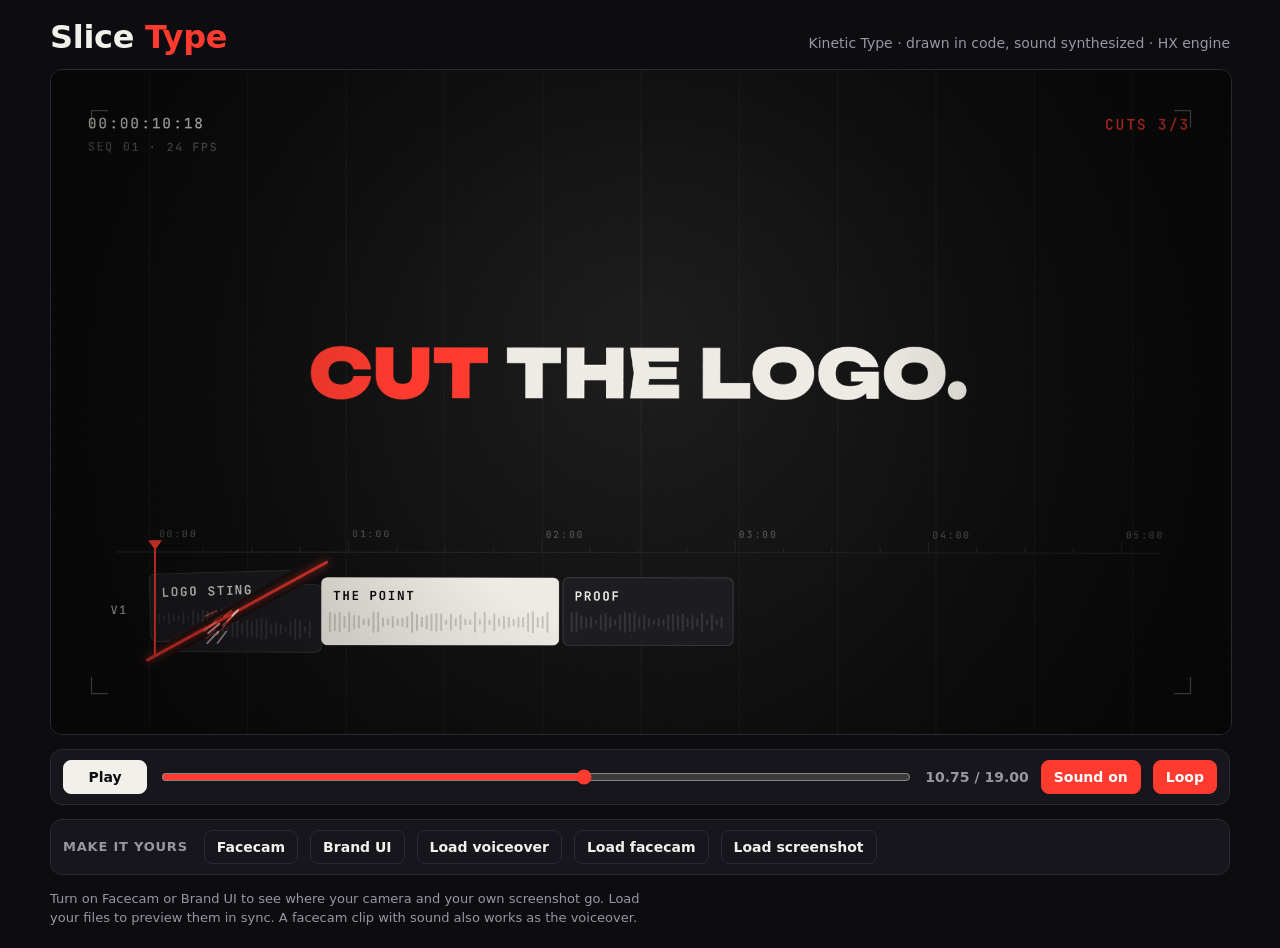
<file: styles/styles/03-slice-type.html>
<!doctype html>
<html lang="en">
<meta charset="utf-8">
<meta name="viewport" content="width=device-width, initial-scale=1, viewport-fit=cover">
<title>Slice Type</title>
<meta name="claude:viewport-fit-sides" content="cover">
<link rel="preconnect" href="https://fonts.googleapis.com">
<link rel="preconnect" href="https://fonts.gstatic.com" crossorigin>
<link rel="stylesheet" href="https://fonts.googleapis.com/css2?family=Unbounded:wght@700;900&family=JetBrains+Mono:wght@500;700&family=DM+Sans:wght@500;700&display=block">
<style>
/* Layout: a single-column studio player. Stage first, transport under it, then the "make it yours" media row. One dark look by choice. */
:root {
  color-scheme: dark;
  --bg: #0d0d11;
  --panel: #16161c;
  --ink: #f2f0eb;
  --dim: #9896a2;
  --line: #2b2a33;
  --accent: #ff3b2f;
  --on-accent: #ffffff;
  --ui: system-ui, -apple-system, "Segoe UI", Roboto, sans-serif;
}
html, body { height: 100%; }
body { background: var(--bg); color: var(--ink); font-family: var(--ui); margin: 0; padding-left: max(16px, env(safe-area-inset-left, 0px)); padding-right: max(16px, env(safe-area-inset-right, 0px)); padding-block: 20px 28px; }
.wrap { max-width: 1180px; margin: 0 auto; display: grid; gap: 14px; }
.wrap.tall { max-width: 520px; }
.top { display: flex; flex-wrap: wrap; align-items: baseline; justify-content: space-between; gap: 6px 16px; }
.top h1 { margin: 0; font-size: clamp(22px, 3.4vw, 32px); line-height: 1.1; letter-spacing: -0.01em; }
.top h1 span { color: var(--accent); }
.meta { margin: 0; color: var(--dim); font-size: 14px; }
.stage { position: relative; width: 100%; max-width: 100%; background: #000; border-radius: 12px; overflow: hidden; border: 1px solid var(--line); }
.stage canvas { display: block; width: 100%; height: auto; }
.bar, .mine { display: flex; flex-wrap: wrap; align-items: center; gap: 10px 12px; background: var(--panel); border: 1px solid var(--line); border-radius: 12px; padding: 10px 12px; }
.mine .lab { font-size: 13px; font-weight: 700; letter-spacing: 0.06em; text-transform: uppercase; color: var(--dim); margin-right: 4px; }
button, label.btn { font: 600 14px var(--ui); color: var(--ink); background: transparent; border: 1px solid var(--line); border-radius: 8px; padding: 8px 12px; cursor: pointer; display: inline-flex; align-items: center; gap: 6px; }
button:hover, label.btn:hover { border-color: var(--dim); }
button:focus-visible, label.btn:focus-within, input[type=range]:focus-visible { outline: 2px solid var(--accent); outline-offset: 2px; }
button[aria-pressed="true"] { background: var(--accent); color: var(--on-accent); border-color: var(--accent); }
#play { min-width: 84px; justify-content: center; background: var(--ink); color: #0d0d11; border-color: var(--ink); }
#scrub { flex: 1 1 200px; min-width: 0; accent-color: var(--accent); }
#time { font: 600 14px var(--ui); font-variant-numeric: tabular-nums; color: var(--dim); min-width: 96px; text-align: right; }
.file { position: absolute; width: 1px; height: 1px; opacity: 0; }
.note { margin: 0; color: var(--dim); font-size: 13px; max-width: 75ch; line-height: 1.5; }
@media (prefers-reduced-motion: reduce) { * { scroll-behavior: auto; } }
</style>

<div class="wrap" id="wrap">
  <div class="top">
    <h1>Slice <span>Type</span></h1>
    <p class="meta" id="meta">Kinetic Type · drawn in code, sound synthesized · HX engine</p>
  </div>
  <div class="stage"><canvas id="stage" width="1280" height="720" aria-label="Slice Type animation"></canvas></div>
  <div class="bar">
    <button id="play" type="button">Play</button>
    <input id="scrub" type="range" min="0" max="20" step="0.01" value="0" aria-label="Scrub timeline">
    <span id="time">0.00 / 0.00</span>
    <button id="sound" type="button" aria-pressed="true">Sound on</button>
    <button id="loop" type="button" aria-pressed="true">Loop</button>
  </div>
  <div class="mine">
    <span class="lab">Make it yours</span>
    <button id="faceOn" type="button" aria-pressed="false">Facecam</button>
    <button id="shotOn" type="button" aria-pressed="false">Brand UI</button>
    <label class="btn" for="vofile">Load voiceover<input class="file" id="vofile" type="file" accept="audio/*"></label>
    <label class="btn" for="facefile">Load facecam<input class="file" id="facefile" type="file" accept="video/*"></label>
    <label class="btn" for="shotfile">Load screenshot<input class="file" id="shotfile" type="file" accept="image/*"></label>
  </div>
  <p class="note" id="note">Turn on Facecam or Brand UI to see where your camera and your own screenshot go. Load your files to preview them in sync. A facecam clip with sound also works as the voiceover.</p>
</div>

<script>
/* =====================================================================================================
   HX MOTION ENGINE v1.1  ·  Haris AI Style Library  ·  theharisai.com
   A small engine for code-drawn animated videos. Every frame is a pure function of time t.
   Sections:  1 HX (math, random, easing, text, shapes, finishing)   2 SND (synthesized sound + music)
              3 MEDIA (facecam + brand screenshot slots)             4 STAGE (scene compositor + transitions)
   A style only defines one STYLE object (see the STYLE block). The PLAYER block wires the page.
   Rule: never use Math.random. All randomness comes from HX.rand(seed) and HX.noise(seed).
   v1.1: render scale HX.R (1.5 = 1920x1080 from 1280x720 logic). Cached layers use HX.layer(w, h) and are drawn with
         HX.blit(c, L, x, y[, w, h]) so they stay sharp. New finishing fx: bloom, leak, bokeh, burst, ring, flare, drift.
   ===================================================================================================== */

// ----------------------------------------------- 1 · HX -----------------------------------------------
const HX = (() => {
  const cl = (v, lo = 0, hi = 1) => Math.min(hi, Math.max(lo, v));
  const mix = (a, b, u) => a + (b - a) * u;
  const prog = (t, a, b) => cl((t - a) / (b - a));
  const bell = (t, a, b) => Math.sin(Math.PI * prog(t, a, b));
  const fnv = (s) => { s = String(s); let h = 2166136261 >>> 0; for (let i = 0; i < s.length; i++) { h ^= s.charCodeAt(i); h = Math.imul(h, 16777619); } return h >>> 0; };
  // sfc32 generator seeded from any string or number
  const rand = (seed) => {
    let a = fnv('a' + seed), b = fnv('b' + seed), c = fnv('c' + seed), d = 1;
    const f = () => { a >>>= 0; b >>>= 0; c >>>= 0; d >>>= 0; let t = (a + b) | 0; a = b ^ (b >>> 9); b = (c + (c << 3)) | 0; c = (c << 21) | (c >>> 11); d = (d + 1) | 0; t = (t + d) | 0; c = (c + t) | 0; return (t >>> 0) / 4294967296; };
    for (let i = 0; i < 12; i++) f();
    f.range = (lo, hi) => lo + f() * (hi - lo); f.pick = (arr) => arr[Math.floor(f() * arr.length)]; f.sign = () => (f() < 0.5 ? -1 : 1);
    return f;
  };
  // smooth 2D value noise in -1..1, quintic fade
  const fade = (u) => u * u * u * (u * (u * 6 - 15) + 10);
  const lattice = (x, y, s) => { let h = Math.imul(x | 0, 374761393) ^ Math.imul(y | 0, 668265263) ^ s; h = Math.imul(h ^ (h >>> 13), 1274126177); return ((h ^ (h >>> 16)) >>> 0) / 4294967296; };
  const noise = (seed = 0) => { const s = fnv('n' + seed); return (x, y = 0) => { const xi = Math.floor(x), yi = Math.floor(y), u = fade(x - xi), v = fade(y - yi); return mix(mix(lattice(xi, yi, s), lattice(xi + 1, yi, s), u), mix(lattice(xi, yi + 1, s), lattice(xi + 1, yi + 1, s), u), v) * 2 - 1; }; };
  const E = {
    lin: (u) => u,
    sine: (u) => 0.5 - 0.5 * Math.cos(Math.PI * u),
    out2: (u) => 1 - (1 - u) * (1 - u),
    out3: (u) => 1 - Math.pow(1 - u, 3),
    in3: (u) => u * u * u,
    io3: (u) => (u < 0.5 ? 4 * u * u * u : 1 - Math.pow(2 - 2 * u, 3) / 2),
    out5: (u) => 1 - Math.pow(1 - u, 5),
    expo: (u) => (u >= 1 ? 1 : 1 - Math.pow(2, -11 * u)),
    ioExpo: (u) => (u <= 0 ? 0 : u >= 1 ? 1 : u < 0.5 ? Math.pow(2, 20 * u - 10) / 2 : (2 - Math.pow(2, -20 * u + 10)) / 2),
    over: (u, k = 1.8) => { if (u <= 0) return 0; if (u >= 1) return 1; const v = u - 1; return 1 + v * v * ((k + 1) * v + k); },
    spring: (u, f = 12, d = 5.5) => (u <= 0 ? 0 : u >= 1 ? 1 : 1 - Math.exp(-d * u) * Math.cos(f * u)),
    bounce: (u) => { const n = 7.5625, k = 2.75; if (u < 1 / k) return n * u * u; if (u < 2 / k) return n * (u -= 1.5 / k) * u + 0.75; if (u < 2.5 / k) return n * (u -= 2.25 / k) * u + 0.9375; return n * (u -= 2.625 / k) * u + 0.984375; },
  };
  // ez(t, start, end, 'name', extra) = eased progress of t through [start, end]
  const ez = (t, a, b, name = 'out3', k) => E[name](prog(t, a, b), k);
  const canvas = (w, h) => { const c = document.createElement('canvas'); c.width = Math.max(1, Math.round(w)); c.height = Math.max(1, Math.round(h)); return c; };
  // a cached layer in logical units, stored at render scale R so it stays sharp at 1080p
  const layer = (w, h) => { const R = API.R, c = canvas(w * R, h * R); c.lw = w; c.lh = h; c.getContext('2d').setTransform(R, 0, 0, R, 0, 0); return c; };
  const blit = (c, L, x, y, w, h) => c.drawImage(L, x, y, w == null ? (L.lw || L.width) : w, h == null ? (L.lh || L.height) : h);
  // source rect in logical units
  const blitPart = (c, L, sx, sy, sw, sh, dx, dy, dw, dh) => { const k = L.lw ? L.width / L.lw : 1; c.drawImage(L, sx * k, sy * k, sw * k, sh * k, dx, dy, dw, dh); };
  const base = (c) => c.setTransform(API.R, 0, 0, API.R, 0, 0);
  // keyframes: key([[t, v], [t, v, 'ease'], ...])(t)
  const key = (pts) => (t) => {
    if (t <= pts[0][0]) return pts[0][1];
    for (let i = 1; i < pts.length; i++) if (t <= pts[i][0]) { const [t0, v0] = pts[i - 1], [t1, v1, e] = pts[i]; return mix(v0, v1, E[e || 'io3'](prog(t, t0, t1))); }
    return pts[pts.length - 1][1];
  };
  // camera kicks: list of { t, a (amount), k (decay) }
  const kick = (t, list, decay = 4) => { let z = 0; for (const q of list) { const d = t - q.t; if (d < 0) continue; z += q.a * (d < 0.05 ? d / 0.05 : Math.exp(-(d - 0.05) * (q.k || decay))); } return z; };
  const NS = noise('shake');
  const shake = (t, list) => { let x = 0, y = 0, r = 0; for (const q of list) { const d = t - q.t; if (d < 0 || d > 1.3) continue; const e = q.a * Math.exp(-d * (q.k || 7)); x += e * NS(t * 31, 1); y += e * NS(t * 29, 7); r += e * 0.0016 * NS(t * 23, 13); } return { x, y, r }; };
  // camera: zoom z and offset around a focus point
  const cam = (c, W, H, o) => { c.translate(W / 2 + (o.x || 0), H / 2 + (o.y || 0)); if (o.r) c.rotate(o.r); c.scale(o.z || 1, o.z || 1); c.translate(-(o.fx == null ? W / 2 : o.fx), -(o.fy == null ? H / 2 : o.fy)); };
  const path = {
    rr: (c, x, y, w, h, r) => { c.beginPath(); c.roundRect(x, y, w, h, r); },
    poly: (c, pts) => { c.beginPath(); pts.forEach(([x, y], i) => (i ? c.lineTo(x, y) : c.moveTo(x, y))); c.closePath(); },
    ngon: (c, cx, cy, r, n, rot = 0) => { c.beginPath(); for (let i = 0; i < n; i++) { const a = rot + (i / n) * Math.PI * 2; i ? c.lineTo(cx + Math.cos(a) * r, cy + Math.sin(a) * r) : c.moveTo(cx + Math.cos(a) * r, cy + Math.sin(a) * r); } c.closePath(); },
    star: (c, cx, cy, ro, ri, n, rot = -Math.PI / 2) => { c.beginPath(); for (let i = 0; i < n * 2; i++) { const a = rot + (i * Math.PI) / n, r = i % 2 ? ri : ro; i ? c.lineTo(cx + Math.cos(a) * r, cy + Math.sin(a) * r) : c.moveTo(cx + Math.cos(a) * r, cy + Math.sin(a) * r); } c.closePath(); },
  };
  const txt = {
    font: (weight, px, family) => `${weight} ${px}px ${family}`,
    width: (c, s, font, track = 0) => { c.font = font; c.letterSpacing = track + 'px'; const w = c.measureText(s).width; c.letterSpacing = '0px'; return w; },
    // draw text with options { font, fill, stroke, lw, align, base, track, alpha }
    draw: (c, s, x, y, o) => {
      c.save(); c.font = o.font; c.letterSpacing = (o.track || 0) + 'px'; c.textAlign = o.align || 'center'; c.textBaseline = o.base || 'middle';
      if (o.alpha != null) c.globalAlpha *= o.alpha;
      if (o.stroke) { c.lineJoin = 'round'; c.lineWidth = o.lw || 4; c.strokeStyle = o.stroke; c.strokeText(s, x, y); }
      if (o.fill) { c.fillStyle = o.fill; c.fillText(s, x, y); }
      c.restore();
    },
    // largest px (up to max) at which s fits width w
    fit: (c, s, w, max, weight, family, track = 0) => { const at = txt.width(c, s, `${weight} 100px ${family}`, track * 1); return Math.min(max, Math.floor((100 * w) / Math.max(1, at))); },
    // per-letter layout: returns [{ ch, x (center offset from the word's left edge), w }] and total width
    letters: (c, s, font, track = 0) => { c.font = font; c.letterSpacing = '0px'; let x = 0; const out = []; for (const ch of s) { const w = c.measureText(ch).width; out.push({ ch, x: x + w / 2, w }); x += w + track; } c.letterSpacing = '0px'; return { list: out, w: x - track }; },
    wrap: (c, s, font, maxW) => { c.font = font; const out = []; let line = ''; for (const w of s.split(' ')) { const test = line ? line + ' ' + w : w; if (c.measureText(test).width > maxW && line) { out.push(line); line = w; } else line = test; } if (line) out.push(line); return out; },
  };
  let GR = null; const SM = {}; let SOFT = null;
  const small = (k, w, h) => { const c = SM[k]; if (c && c.width === w && c.height === h) return c; return (SM[k] = canvas(w, h)); };
  // soft round sprite (white), used for bokeh, glows and particles
  const soft = () => { if (SOFT) return SOFT; SOFT = canvas(128, 128); const x = SOFT.getContext('2d'), g = x.createRadialGradient(64, 64, 0, 64, 64, 64); g.addColorStop(0, 'rgba(255,255,255,1)'); g.addColorStop(0.35, 'rgba(255,255,255,0.55)'); g.addColorStop(1, 'rgba(255,255,255,0)'); x.fillStyle = g; x.fillRect(0, 0, 128, 128); return SOFT; };
  const TINT = new Map();
  const tinted = (col) => { if (TINT.has(col)) return TINT.get(col); const L = canvas(128, 128), x = L.getContext('2d'); x.drawImage(soft(), 0, 0); x.globalCompositeOperation = 'source-in'; x.fillStyle = col; x.fillRect(0, 0, 128, 128); TINT.set(col, L); return L; };
  const fx = {
    // film or print grain, stepped at fps
    grain: (c, t, W, H, alpha = 0.06, fps = 12, mode = 'overlay') => {
      if (!GR) { GR = []; for (let g = 0; g < 3; g++) { const L = canvas(256, 256), x = L.getContext('2d'), img = x.createImageData(256, 256), r = rand('grain' + g); for (let i = 0; i < img.data.length; i += 4) { const v = 128 + (r() + r() - 1) * 115; img.data[i] = img.data[i + 1] = img.data[i + 2] = v; img.data[i + 3] = 255; } x.putImageData(img, 0, 0); GR.push(L); } }
      const f = Math.floor(t * fps), r = rand('gs' + f), pat = c.createPattern(GR[f % 3], 'repeat');
      pat.setTransform(new DOMMatrix().scaleSelf(1 / API.R).translateSelf(-r() * 256, -r() * 256));
      c.save(); base(c); c.globalAlpha = alpha; c.globalCompositeOperation = mode; c.fillStyle = pat; c.fillRect(0, 0, W, H); c.restore();
    },
    vignette: (c, W, H, strength = 0.35, color = '0,0,0') => {
      const g = c.createRadialGradient(W / 2, H / 2, Math.min(W, H) * 0.35, W / 2, H / 2, Math.hypot(W, H) * 0.6);
      g.addColorStop(0, `rgba(${color},0)`); g.addColorStop(1, `rgba(${color},${strength})`);
      c.save(); base(c); c.fillStyle = g; c.fillRect(0, 0, W, H); c.restore();
    },
    flash: (c, t, W, H, list) => { for (const f of list) { const d = t - f.t; if (d < 0 || d > 0.45) continue; c.save(); base(c); c.fillStyle = `rgba(${f.col || '255,255,255'},${f.a * Math.exp(-d * 10)})`; c.fillRect(0, 0, W, H); c.restore(); } },
    // bloom: bright parts glow. o = { strength, radius, lift (how much midtones glow, 0..1), mode }
    bloom: (c, o = {}) => {
      const cv = c.canvas, st = o.strength == null ? 0.55 : o.strength, rad = o.radius || 16, lift = o.lift == null ? 0.35 : o.lift;
      const w1 = Math.max(8, Math.round(cv.width / 4)), h1 = Math.max(8, Math.round(cv.height / 4)), A = small('b1', w1, h1), a = A.getContext('2d');
      const thr = `brightness(${0.55 + lift * 0.5}) contrast(${2.6 - lift * 1.4}) saturate(1.25)`;
      a.setTransform(1, 0, 0, 1, 0, 0); a.globalCompositeOperation = 'copy'; a.filter = `${thr} blur(${(rad / 4) * (cv.width / 1280)}px)`; a.drawImage(cv, 0, 0, w1, h1); a.filter = 'none';
      const w2 = Math.max(4, w1 >> 1), h2 = Math.max(4, h1 >> 1), B = small('b2', w2, h2), b = B.getContext('2d');
      b.setTransform(1, 0, 0, 1, 0, 0); b.globalCompositeOperation = 'copy'; b.filter = `blur(${(rad / 6) * (cv.width / 1280)}px)`; b.drawImage(A, 0, 0, w2, h2); b.filter = 'none';
      c.save(); c.setTransform(1, 0, 0, 1, 0, 0); c.globalCompositeOperation = o.mode || 'screen'; c.globalAlpha = st; c.drawImage(A, 0, 0, cv.width, cv.height); c.globalAlpha = st * 0.8; c.drawImage(B, 0, 0, cv.width, cv.height); c.restore();
    },
    // drifting colored light leaks. cols: ['255,120,80', ...]
    leak: (c, t, W, H, cols, a = 0.25, seed = 'leak') => {
      const N = noise(seed); c.save(); base(c); c.globalCompositeOperation = 'screen';
      cols.forEach((col, i) => { const x = W * (0.5 + 0.55 * N(t * 0.12 + i * 3.1, 1)), y = H * (0.5 + 0.55 * N(t * 0.1 + i * 5.7, 2)), R = Math.max(W, H) * (0.45 + 0.15 * N(t * 0.2, i)); const g = c.createRadialGradient(x, y, 0, x, y, R); g.addColorStop(0, `rgba(${col},${a})`); g.addColorStop(1, `rgba(${col},0)`); c.fillStyle = g; c.fillRect(0, 0, W, H); });
      c.restore();
    },
    // floating out-of-focus particles for depth. o = { n, col, min, max, speed, alpha, seed, mode }
    bokeh: (c, t, W, H, o = {}) => {
      const r = rand(o.seed || 'bk'), L = tinted(o.col || '#ffffff'), n = o.n || 24; c.save(); c.globalCompositeOperation = o.mode || 'screen';
      for (let i = 0; i < n; i++) { const s = r.range(o.min || 10, o.max || 60), sp = r.range(0.3, 1) * (o.speed || 14), x0 = r.range(-60, W + 60), y = ((r.range(0, H + 200) - t * sp) % (H + 200) + H + 200) % (H + 200) - 100, x = x0 + Math.sin(t * 0.4 + i) * 14, tw = 0.55 + 0.45 * Math.sin(t * r.range(0.5, 1.5) + i);
        c.globalAlpha = (o.alpha == null ? 0.35 : o.alpha) * tw; c.drawImage(L, x - s, y - s, s * 2, s * 2); }
      c.restore();
    },
    // particle burst at hit time t0 from (x, y). Pure function of t.
    // o = { n, seed, cols, speed, spread (radians), dir, gravity, drag, life, size, kind: 'spark' | 'dot' | 'confetti' | 'glow' }
    burst: (c, t, t0, x, y, o = {}) => {
      const d = t - t0, life = o.life || 0.9; if (d < 0 || d > life * 1.4) return;
      const r = rand((o.seed || 'p') + t0), n = o.n || 26, cols = o.cols || ['#ffffff'], g = o.gravity == null ? 600 : o.gravity, k = o.drag == null ? 2.6 : o.drag, kind = o.kind || 'spark';
      c.save(); c.globalCompositeOperation = o.mode || (kind === 'confetti' ? 'source-over' : 'lighter'); c.lineCap = 'round';
      for (let i = 0; i < n; i++) {
        const a = (o.dir || 0) + (r() - 0.5) * (o.spread == null ? Math.PI * 2 : o.spread), v = (o.speed || 700) * r.range(0.35, 1), li = life * r.range(0.6, 1.2), col = cols[i % cols.length], sz = (o.size || 4) * r.range(0.5, 1.3), rot0 = r() * 7;
        if (d > li) continue; const e = (1 - Math.exp(-k * d)) / k, px = x + Math.cos(a) * v * e, py = y + Math.sin(a) * v * e + 0.5 * g * d * d * 0.6, fade = 1 - d / li;
        const vx = Math.cos(a) * v * Math.exp(-k * d), vy = Math.sin(a) * v * Math.exp(-k * d) + g * d * 0.6;
        c.globalAlpha = fade;
        if (kind === 'spark') { const L = Math.min(60, Math.hypot(vx, vy) * 0.035) + sz; const m = Math.hypot(vx, vy) || 1; c.strokeStyle = col; c.lineWidth = sz * 0.7; c.beginPath(); c.moveTo(px, py); c.lineTo(px - (vx / m) * L, py - (vy / m) * L); c.stroke(); }
        else if (kind === 'confetti') { c.fillStyle = col; c.save(); c.translate(px, py); c.rotate(rot0 + d * 9 * (i % 2 ? 1 : -1)); c.scale(1, Math.cos(d * 12 + i)); c.fillRect(-sz, -sz * 0.5, sz * 2, sz); c.restore(); }
        else if (kind === 'glow') { c.drawImage(tinted(col), px - sz * 4, py - sz * 4, sz * 8, sz * 8); }
        else { c.fillStyle = col; c.beginPath(); c.arc(px, py, sz * (0.5 + 0.5 * fade), 0, 7); c.fill(); }
      }
      c.restore();
    },
    // expanding shockwave ring
    ring: (c, t, t0, x, y, o = {}) => { const d = t - t0, dur = o.dur || 0.6; if (d < 0 || d > dur) return; const u = E.out3(d / dur); c.save(); c.globalAlpha = (1 - u) * (o.a == null ? 0.8 : o.a); c.strokeStyle = o.col || '#fff'; c.lineWidth = (o.lw || 6) * (1 - u * 0.7); c.beginPath(); c.ellipse(x, y, mix(o.r0 || 20, o.r1 || 300, u), mix(o.r0 || 20, o.r1 || 300, u) * (o.squash || 1), 0, 0, 7); c.stroke(); c.restore(); },
    // anamorphic lens flare
    flare: (c, x, y, s, a, col = '255,220,170') => { if (a <= 0.01) return; c.save(); c.globalCompositeOperation = 'lighter'; c.globalAlpha = a; c.drawImage(tinted(`rgb(${col})`), x - s, y - s, s * 2, s * 2); c.globalAlpha = a * 0.8; c.drawImage(tinted(`rgb(${col})`), x - s * 6, y - s * 0.08, s * 12, s * 0.16); c.globalAlpha = a * 0.9; c.drawImage(tinted('#ffffff'), x - s * 0.35, y - s * 0.35, s * 0.7, s * 0.7); c.restore(); },
    // soft glow sprite
    glow: (c, x, y, r, col, a = 1) => { if (a <= 0.01) return; c.save(); c.globalCompositeOperation = 'lighter'; c.globalAlpha = a; c.drawImage(tinted(col), x - r, y - r, r * 2, r * 2); c.restore(); },
    // soft shadow under an object (cached sprite, no per-frame blur)
    shadow: (c, x, y, rx, ry, a = 0.35, col = '#000000') => { c.save(); c.globalAlpha = a; c.drawImage(tinted(col), x - rx, y - ry, rx * 2, ry * 2); c.restore(); },
  };
  // gentle handheld float for cameras
  const ND = noise('drift');
  const drift = (t, amt = 1) => ({ x: ND(t * 0.35, 1) * 6 * amt, y: ND(t * 0.3, 5) * 4 * amt, r: ND(t * 0.25, 9) * 0.0025 * amt });
  const API = { R: 1, cl, mix, prog, bell, fnv, rand, noise, E, ez, canvas, layer, blit, blitPart, base, key, kick, shake, cam, drift, path, txt, fx };
  return API;
})();

// ----------------------------------------------- 2 · SND ----------------------------------------------
// Plain Web Audio, no files. rig(ac) returns a kit k: k.play(name, t, opts), k.tone, k.noise, k.beat, k.drone, k.duck.
// Voiceover mode (opts.vo) keeps music low and plays sounds marked soft at half level.
const SND = (() => {
  const NOTE = { C: 0, D: 2, E: 4, F: 5, G: 7, A: 9, B: 11 };
  const freq = (n) => { if (typeof n === 'number') return n; const m = /^([A-G])([#b]?)(-?\d)$/.exec(n); const midi = NOTE[m[1]] + (m[2] === '#' ? 1 : m[2] === 'b' ? -1 : 0) + (+m[3] + 1) * 12; return 440 * Math.pow(2, (midi - 69) / 12); };

  function rig(ac, o = {}) {
    const VO = !!o.vo, from = o.from || 0, base = ac.currentTime + (o.lead || 0), SR = ac.sampleRate;
    const T = (t) => base + (t - from);
    const dead = (t, d) => T(t) + d < ac.currentTime || (t < from - 0.01 && d < 1.5);
    const lim = ac.createDynamicsCompressor(); lim.threshold.value = -10; lim.knee.value = 4; lim.ratio.value = 8; lim.attack.value = 0.002; lim.release.value = 0.18;
    const out = ac.createGain(); out.gain.value = o.level == null ? 0.9 : o.level; lim.connect(out); out.connect(o.dest || ac.destination);
    const bus = {}; [['sfx', VO ? 0.7 : 0.92], ['mus', VO ? 0.26 : 0.55], ['air', 0.4]].forEach(([k, g]) => { const n = ac.createGain(); n.gain.value = g; n.connect(lim); bus[k] = n; });
    const duckNode = ac.createGain(); duckNode.connect(bus.mus); const ducks = [];
    // small generated room
    const room = ac.createConvolver();
    { const len = Math.floor(SR * 1.3), b = ac.createBuffer(2, len, SR); for (let ch = 0; ch < 2; ch++) { const r = HX.rand('room' + ch), d = b.getChannelData(ch); let lp = 0; for (let i = 0; i < len; i++) { lp = lp * 0.55 + (r() * 2 - 1) * 0.45; d[i] = lp * Math.exp((-i / len) * 5.5); } } room.buffer = b; }
    const roomIn = ac.createGain(); roomIn.gain.value = 0.7; roomIn.connect(room); room.connect(lim);
    const NZ = {};
    { const len = SR * 2; for (const kind of ['white', 'pink', 'brown']) { const b = ac.createBuffer(1, len, SR), d = b.getChannelData(0), r = HX.rand('nz' + kind); let p0 = 0, p1 = 0, p2 = 0, br = 0;
      for (let i = 0; i < len; i++) { const w = r() * 2 - 1; if (kind === 'white') d[i] = w * 0.8; else if (kind === 'pink') { p0 = 0.997 * p0 + 0.03 * w; p1 = 0.985 * p1 + 0.06 * w; p2 = 0.95 * p2 + 0.15 * w; d[i] = (p0 + p1 + p2 + 0.1 * w) * 0.9; } else { br = (br + 0.025 * w) / 1.025; d[i] = br * 3.2; } }
      NZ[kind] = b; } }
    const curve = (param, v, t) => { if (!Array.isArray(v)) { param.setValueAtTime(v, t); return; } param.setValueAtTime(v[0][1], t + v[0][0]); for (let i = 1; i < v.length; i++) param.exponentialRampToValueAtTime(Math.max(0.0001, v[i][1]), t + v[i][0]); };
    const amp = (g, t, p, d, peak) => { const a = Math.min(p.a == null ? 0.003 : p.a, d * 0.8), h = Math.min(p.h || 0, d - a); g.gain.setValueAtTime(0, t); g.gain.linearRampToValueAtTime(peak, t + a); if (h > 0) g.gain.setValueAtTime(peak, t + a + h); g.gain.exponentialRampToValueAtTime(0.0001, t + d); g.gain.setValueAtTime(0, t + d + 0.002); };
    const level = (p, def) => (p.g == null ? def : p.g) * (VO && p.soft ? 0.5 : 1);
    function send(node, p, t, d) {
      const pan = ac.createStereoPanner();
      if (Array.isArray(p.pan)) { pan.pan.setValueAtTime(p.pan[0], t); pan.pan.linearRampToValueAtTime(p.pan[1], t + d); } else pan.pan.value = HX.cl(p.pan || 0, -1, 1);
      node.connect(pan); pan.connect(p.bus === 'mus' ? duckNode : bus[p.bus || 'sfx']);
      if (p.rv) { const s = ac.createGain(); s.gain.value = p.rv; pan.connect(s); s.connect(roomIn); }
    }
    function filt(p, t) { if (!p.f) return null; const f = ac.createBiquadFilter(); f.type = p.f; f.Q.value = p.q == null ? 0.8 : p.q; curve(f.frequency, p.fc == null ? 1500 : p.fc, t); return f; }
    // oscillator voice. hz: note, number or [[dt, hz], ...]
    function tone(time, p) {
      const d = p.d || 0.2; if (dead(time, d)) return; const t = T(time);
      const osc = ac.createOscillator(); osc.type = p.w || 'sine'; if (p.det) osc.detune.value = p.det;
      curve(osc.frequency, Array.isArray(p.hz) ? p.hz.map(([dt, v]) => [dt, freq(v)]) : freq(p.hz || 440), t);
      const g = ac.createGain(); amp(g, t, p, d, level(p, 0.25)); const f = filt(p, t);
      if (f) { osc.connect(f); f.connect(g); } else osc.connect(g);
      send(g, p, t, d); osc.start(t); osc.stop(t + d + 0.05);
    }
    // noise voice. c: 'white' | 'pink' | 'brown'
    function noiseV(time, p) {
      const d = p.d || 0.2; if (dead(time, d)) return; const t = T(time);
      const src = ac.createBufferSource(); src.buffer = NZ[p.c || 'white']; src.loop = true;
      const g = ac.createGain(); amp(g, t, p, d, level(p, 0.25)); const f = filt(p, t);
      if (f) { src.connect(f); f.connect(g); } else src.connect(g);
      send(g, p, t, d); src.start(t, HX.rand('o' + time)() * 1.5); src.stop(t + d + 0.05);
    }
    const duck = (t, depth = 0.55, hold = 0.25) => ducks.push([t, depth, hold]);

    // ---------- named sounds ----------
    const FX = {
      hit: (t, q) => { tone(t, { hz: [[0, 180], [0.1, 55]], d: 0.22, g: 0.45 * q.g, pan: q.pan, soft: q.soft }); noiseV(t, { d: 0.06, f: 'bandpass', fc: 1800, q: 0.7, g: 0.25 * q.g, pan: q.pan, soft: q.soft }); noiseV(t, { d: 0.015, f: 'highpass', fc: 6000, g: 0.1 * q.g, pan: q.pan, soft: q.soft }); },
      boom: (t, q) => { tone(t, { hz: [[0, 110], [0.07, 55], [1.4, 36]], d: 1.5, g: 0.65 * q.g, a: 0.004, h: 0.1 }); noiseV(t, { c: 'brown', d: 0.7, f: 'lowpass', fc: [[0, 700], [0.6, 80]], g: 0.3 * q.g, rv: 0.25 }); duck(t, 0.7, 0.3); },
      pop: (t, q) => { const f0 = q.hz || 700; tone(t, { hz: [[0, f0 * 2], [0.04, f0]], d: 0.09, g: 0.2 * q.g, pan: q.pan, soft: q.soft }); noiseV(t, { d: 0.008, f: 'highpass', fc: 5000, g: 0.07 * q.g, pan: q.pan, soft: q.soft }); },
      swish: (t, q) => { const d = q.d || 0.4, dir = q.dir || 1; noiseV(t, { c: 'pink', d, f: 'bandpass', fc: [[0, 300], [d * 0.6, q.top || 3000], [d, 600]], q: 0.9, g: 0.45 * q.g, a: d * 0.6, pan: [-0.6 * dir, 0.6 * dir], rv: 0.1, soft: q.soft }); },
      rise: (t, q) => { const d = q.d || 1; noiseV(t, { c: 'pink', d, f: 'bandpass', fc: [[0, 400], [d, 6000]], q: 1.4, g: 0.28 * q.g, a: d * 0.95, rv: 0.25, soft: q.soft }); tone(t, { w: 'triangle', hz: [[0, 220], [d, 880]], d, g: 0.05 * q.g, a: d * 0.9, soft: q.soft }); },
      tick: (t, q) => noiseV(t, { d: 0.014, f: 'bandpass', fc: q.hz || 4200, q: 4, g: 0.3 * q.g, pan: q.pan, soft: q.soft }),
      click: (t, q) => { noiseV(t, { d: 0.01, f: 'bandpass', fc: 3000, q: 2, g: 0.32 * q.g, pan: q.pan }); noiseV(t + 0.04, { d: 0.008, f: 'bandpass', fc: 2200, q: 2, g: 0.2 * q.g, pan: q.pan }); },
      chime: (t, q) => (q.notes || ['E6', 'B6']).forEach((n, i) => tone(t + i * 0.09, { hz: n, d: 0.8, g: 0.12 * q.g, a: 0.003, rv: 0.35, pan: q.pan, soft: q.soft })),
      sparkle: (t, q) => { const r = HX.rand('sp' + t); for (let i = 0; i < 6; i++) tone(t + i * 0.045, { hz: 2000 + r() * 3000, d: 0.3, g: 0.028 * q.g, a: 0.002, rv: 0.45, pan: r() * 1.4 - 0.7 }); },
      glitch: (t, q) => { const r = HX.rand('gl' + t); for (let i = 0; i < 8; i++) tone(t + i * 0.022, { w: 'square', hz: 200 + r() * 1800, d: 0.02, g: 0.06 * q.g, a: 0.001, h: 0.012, pan: r() * 1.2 - 0.6 }); noiseV(t, { d: 0.18, f: 'bandpass', fc: [[0, 3500], [0.18, 800]], g: 0.16 * q.g }); },
      keys: (t, q) => { const r = HX.rand('k' + t), end = t + (q.d || 0.4); for (let x = t; x < end; x += 0.05 + r() * 0.04) noiseV(x, { d: 0.012, f: 'bandpass', fc: 3000 + r() * 1000, q: 3, g: 0.18 * q.g, pan: q.pan, soft: true }); },
      stamp: (t, q) => { tone(t, { hz: [[0, 150], [0.16, 45]], d: 0.26, g: 0.55 * q.g, pan: q.pan }); noiseV(t, { d: 0.05, f: 'bandpass', fc: 1200, q: 1, g: 0.35 * q.g, pan: q.pan }); },
      blip: (t, q) => tone(t, { w: 'triangle', hz: [[0, q.hz || 1200], [0.06, (q.hz || 1200) * 1.5]], d: 0.08, g: 0.1 * q.g, pan: q.pan, soft: q.soft }),
      snap: (t, q) => noiseV(t, { d: 0.05, f: 'bandpass', fc: 2400, q: 1.5, g: 0.4 * q.g, pan: q.pan, rv: 0.2, soft: q.soft }),
      shimmer: (t, q) => ['C6', 'E6', 'G6', 'C7', 'E7'].forEach((n, i) => tone(t + i * 0.04, { hz: n, d: 0.7, g: 0.04 * q.g, rv: 0.5, pan: i % 2 ? 0.3 : -0.3 })),
      swell: (t, q) => { const d = q.d || 1.2; noiseV(t, { d, f: 'highpass', fc: [[0, 2000], [d, 9000]], g: 0.12 * q.g, a: d * 0.97, rv: 0.3, soft: q.soft }); },
      bell: (t, q) => { const f0 = SND.freq(q.hz || 'A5'); tone(t, { hz: f0, d: 1.5, g: 0.11 * q.g, rv: 0.5, pan: q.pan }); tone(t, { hz: f0 * 2.76, d: 0.6, g: 0.03 * q.g, rv: 0.5, pan: q.pan }); },
      thump: (t, q) => tone(t, { hz: [[0, 90], [0.12, 40]], d: 0.25, g: 0.5 * q.g, pan: q.pan, soft: q.soft }),
    };
    const play = (name, t, opts = {}) => { const f = FX[name]; if (!f) throw new Error('No sound named ' + name); f(t, Object.assign({}, opts, { g: opts.gain == null ? 1 : opts.gain })); };

    // ---------- music ----------
    const GENRE = {
      pop: { bpm: 120, kick: [0, 4, 8, 12], snare: [4, 12], hat: '8th', bass: [0, 3, 6, 8, 11, 14], arp: true },
      chill: { bpm: 84, kick: [0, 7, 10], snare: [4, 12], hat: 'swing', bass: [0, 10], pad: true },
      tech: { bpm: 124, kick: [0, 4, 8, 12], clap: [4, 12], hat: '16th', bass16: true },
      lux: { bpm: 72, kick: [0], hat: null, pluck: true, pad: true },
      dark: { bpm: 90, kick: [0, 9], snare: [8], hat: 'sparse', pad: true, bass: [0] },
    };
    // beat(t0, t1, { style, bpm, gain, chords: [[root, [notes]], ...] })
    function beat(t0, t1, p = {}) {
      const G = GENRE[p.style || 'pop'], bpm = p.bpm || G.bpm, st = 60 / bpm / 4, bar = st * 16, g = p.gain == null ? 1 : p.gain;
      const chords = p.chords || [['A2', ['A3', 'C4', 'E4']], ['F2', ['F3', 'A3', 'C4']], ['C3', ['C4', 'E4', 'G4']], ['G2', ['G3', 'B3', 'D4']]];
      let bi = 0;
      for (let tb = t0; tb < t1 - 0.05; tb += bar, bi++) {
        const [root, chord] = chords[bi % chords.length], left = Math.min(bar, t1 - tb), rf = freq(root);
        if (G.pad) chord.forEach((n, i) => tone(tb, { w: 'sawtooth', hz: n, d: left + 0.3, g: 0.016 * g, a: 0.4, h: Math.max(0, left - 0.7), f: 'lowpass', fc: 900, pan: (i - 1) * 0.4, rv: 0.4, bus: 'mus', det: (i - 1) * 7 }));
        for (let s = 0; s < 16; s++) {
          const ts = tb + s * st; if (ts >= t1 - 0.02) break;
          if (G.kick && G.kick.includes(s)) tone(ts, { hz: [[0, 140], [0.08, 48]], d: 0.3, g: 0.55 * g, bus: 'mus' });
          if (G.snare && G.snare.includes(s)) { noiseV(ts, { d: 0.17, f: 'bandpass', fc: 1900, q: 0.7, g: 0.24 * g, rv: 0.3, bus: 'mus' }); tone(ts, { hz: [[0, 240], [0.05, 180]], d: 0.08, g: 0.1 * g, bus: 'mus' }); }
          if (G.clap && G.clap.includes(s)) [0, 0.012, 0.024].forEach((o2) => noiseV(ts + o2, { d: 0.06, f: 'bandpass', fc: 1400, q: 1.2, g: 0.15 * g, rv: 0.25, bus: 'mus' }));
          if (G.hat) {
            const on = G.hat === '16th' || (G.hat === '8th' && s % 2 === 0) || (G.hat === 'swing' && s % 2 === 0) || (G.hat === 'sparse' && s % 4 === 2);
            const off = G.hat === 'swing' && s % 4 === 2 ? st * 0.33 : 0;
            if (on) noiseV(ts + off, { d: s % 4 === 2 ? 0.07 : 0.03, f: 'highpass', fc: 8000, g: (s % 4 === 2 ? 0.055 : 0.035) * g, bus: 'mus' });
          }
          if (G.bass && G.bass.includes(s)) tone(ts, { w: 'triangle', hz: rf, d: st * 2.5, g: 0.2 * g, a: 0.005, h: st, f: 'lowpass', fc: 420, bus: 'mus' });
          if (G.bass16) tone(ts, { w: 'sawtooth', hz: s % 4 === 2 ? rf * 2 : rf, d: st * 0.9, g: 0.07 * g, f: 'lowpass', fc: [[0, 1600], [st * 0.8, 300]], bus: 'mus' });
          if (G.arp && s % 2 === 1) tone(ts, { w: 'square', hz: freq(chord[(s >> 1) % 3]) * 2, d: st * 0.8, g: 0.022 * g, f: 'lowpass', fc: 2400, rv: 0.2, pan: ((s >> 1) % 3 - 1) * 0.3, bus: 'mus' });
          if (G.pluck && [0, 3, 6, 10, 12].includes(s)) tone(ts, { w: 'triangle', hz: freq(chord[s % 3]) * 2, d: 0.9, g: 0.06 * g, rv: 0.5, pan: (s % 3 - 1) * 0.3, bus: 'mus' });
        }
      }
    }
    function drone(t0, t1, p = {}) { const d = t1 - t0, g = p.gain == null ? 1 : p.gain; tone(t0, { hz: p.note || 'A1', d, g: 0.1 * g, a: d * 0.4, h: d * 0.3, bus: 'mus' }); noiseV(t0, { c: 'pink', d, f: 'lowpass', fc: 600, g: 0.04 * g, a: d * 0.5, h: d * 0.2, bus: 'air' }); }
    function finish() { ducks.sort((a, b) => a[0] - b[0]); for (const [t, depth, hold] of ducks) { const s = T(t); if (s + hold < ac.currentTime) continue; duckNode.gain.setTargetAtTime(1 - depth, Math.max(s, ac.currentTime), 0.01); duckNode.gain.setTargetAtTime(1, s + hold, 0.15); } }
    return { play, tone, noise: noiseV, beat, drone, duck, finish, freq, vo: VO };
  }
  function live(score, from, o = {}) { const ac = new (window.AudioContext || window.webkitAudioContext)(); const k = rig(ac, Object.assign({}, o, { from: from || 0, lead: 0.05 })); score(k); k.finish(); return () => { try { ac.close(); } catch (e) {} }; }
  async function render(score, dur, sr = 48000, o = {}) {
    const n = Math.ceil(dur * sr), ac = new OfflineAudioContext(2, n, sr), k = rig(ac, Object.assign({}, o, { from: 0 })); score(k); k.finish();
    const b = await ac.startRendering(), L = b.getChannelData(0), R = b.getChannelData(1), inter = new Float32Array(n * 2); let peak = 0;
    for (let i = 0; i < n; i++) { inter[2 * i] = L[i]; inter[2 * i + 1] = R[i]; peak = Math.max(peak, Math.abs(L[i]), Math.abs(R[i])); }
    return { inter, peak, sr, frames: n };
  }
  return { rig, live, render, freq };
})();

// ---------------------------------------------- 3 · MEDIA ---------------------------------------------
// Two optional slots a style can draw into. Without a loaded file each slot shows a clean stand-in.
//   MEDIA.face(c, x, y, w, h, { shape: 'circle' | 'rect', r, tint, zoom })   facecam video
//   MEDIA.shot(c, x, y, w, h, { r, zoom, fx, fy, tint })                         brand screenshot / UI
const MEDIA = (() => {
  const st = { face: null, shot: null };
  const cache = new Map();
  const cover = (c, src, sw, sh, x, y, w, h, zoom = 1, fx = 0.5, fy = 0.5) => { const s = Math.max(w / sw, h / sh) * zoom, dw = sw * s, dh = sh * s; c.drawImage(src, x + (w - dw) * fx, y + (h - dh) * fy, dw, dh); };
  function standInFace(w, h, tint) {
    const k = 'f' + w + 'x' + h + tint; if (cache.has(k)) return cache.get(k);
    const L = HX.layer(w, h), x = L.getContext('2d'), g = x.createLinearGradient(0, 0, 0, h);
    g.addColorStop(0, tint); g.addColorStop(1, '#0d0d12'); x.fillStyle = g; x.fillRect(0, 0, w, h);
    const s = Math.min(w, h); x.fillStyle = 'rgba(255,255,255,0.22)';
    x.beginPath(); x.arc(w / 2, h * 0.42, s * 0.2, 0, 7); x.fill();
    x.beginPath(); x.ellipse(w / 2, h * 0.42 + s * 0.62, s * 0.38, s * 0.36, 0, Math.PI, 0); x.fill();
    if (s > 120) { x.font = `700 ${Math.round(s * 0.075)}px system-ui, sans-serif`; x.letterSpacing = '2px'; x.textAlign = 'center'; x.fillStyle = 'rgba(255,255,255,0.75)'; x.fillText('YOUR FACECAM', w / 2, h * 0.86); }
    cache.set(k, L); return L;
  }
  function standInShot(tint) {
    const k = 's' + tint; if (cache.has(k)) return cache.get(k);
    const w = 1280, h = 800, L = HX.canvas(w, h), x = L.getContext('2d');
    x.fillStyle = '#f4f5f8'; x.fillRect(0, 0, w, h); x.fillStyle = '#ffffff'; x.fillRect(0, 0, w, 64); x.fillStyle = '#e3e5ec'; x.fillRect(0, 63, w, 1);
    x.fillStyle = tint; x.beginPath(); x.roundRect(28, 18, 28, 28, 8); x.fill(); x.fillStyle = '#20232c'; x.font = '700 22px system-ui, sans-serif'; x.fillText('Your App', 68, 40);
    x.fillStyle = '#eef0f5'; x.beginPath(); x.roundRect(380, 16, 420, 32, 16); x.fill();
    x.fillStyle = '#ffffff'; x.fillRect(0, 64, 230, h - 64); x.fillStyle = '#e3e5ec'; x.fillRect(229, 64, 1, h - 64);
    ['Dashboard', 'Projects', 'Analytics', 'Team', 'Settings'].forEach((s, i) => { if (i === 0) { x.fillStyle = tint + '22'; x.beginPath(); x.roundRect(14, 92, 200, 40, 10); x.fill(); } x.fillStyle = i === 0 ? tint : '#5b6070'; x.font = '600 18px system-ui, sans-serif'; x.fillText(s, 40, 118 + i * 52); });
    [['Revenue', '$12.4k'], ['Users', '3,280'], ['Growth', '+18%']].forEach(([a, b], i) => { const cx = 262 + i * 330; x.fillStyle = '#ffffff'; x.beginPath(); x.roundRect(cx, 96, 306, 130, 14); x.fill(); x.fillStyle = '#8b90a0'; x.font = '600 17px system-ui, sans-serif'; x.fillText(a, cx + 22, 132); x.fillStyle = '#1d2030'; x.font = '800 40px system-ui, sans-serif'; x.fillText(b, cx + 22, 190); });
    x.fillStyle = '#ffffff'; x.beginPath(); x.roundRect(262, 250, 966, 300, 14); x.fill();
    x.strokeStyle = tint; x.lineWidth = 5; x.lineJoin = 'round'; x.beginPath(); const r = HX.rand('chart'); for (let i = 0; i <= 12; i++) { const px = 300 + i * 74, py = 500 - i * 17 - r() * 50; i ? x.lineTo(px, py) : x.moveTo(px, py); } x.stroke();
    for (let i = 0; i < 3; i++) { x.fillStyle = '#ffffff'; x.beginPath(); x.roundRect(262, 574 + i * 66, 966, 54, 12); x.fill(); x.fillStyle = '#d9dce5'; x.beginPath(); x.roundRect(286, 594 + i * 66, 260, 14, 7); x.fill(); x.beginPath(); x.roundRect(1060, 594 + i * 66, 140, 14, 7); x.fill(); }
    x.fillStyle = tint; x.beginPath(); x.roundRect(w - 290, h - 66, 262, 44, 22); x.fill(); x.fillStyle = '#fff'; x.font = '800 17px system-ui, sans-serif'; x.letterSpacing = '2px'; x.fillText('YOUR SCREENSHOT', w - 262, h - 38);
    cache.set(k, L); return L;
  }
  function clipTo(c, x, y, w, h, o) { c.beginPath(); if (o.shape === 'circle') c.ellipse(x + w / 2, y + h / 2, w / 2, h / 2, 0, 0, Math.PI * 2); else c.roundRect(x, y, w, h, o.r == null ? 0 : o.r); }
  function face(c, x, y, w, h, o = {}) {
    c.save(); clipTo(c, x, y, w, h, o); c.clip(); const v = st.face;
    if (v && v.readyState >= 2 && v.videoWidth) cover(c, v, v.videoWidth, v.videoHeight, x, y, w, h, o.zoom || 1, 0.5, 0.35);
    else c.drawImage(standInFace(Math.round(w), Math.round(h), o.tint || '#3a3f5a'), x, y, w, h);
    c.restore();
  }
  function shot(c, x, y, w, h, o = {}) {
    c.save(); clipTo(c, x, y, w, h, o); c.clip(); const img = st.shot, z = o.zoom || 1, fx = o.fx == null ? 0.5 : o.fx, fy = o.fy == null ? 0.5 : o.fy;
    if (img) cover(c, img, img.naturalWidth, img.naturalHeight, x, y, w, h, z, fx, fy); else { const L = standInShot(o.tint || '#4f6bff'); cover(c, L, L.width, L.height, x, y, w, h, z, fx, fy); }
    c.restore();
  }
  // keep the facecam video on the timeline
  function sync(t, playing) {
    const v = st.face; if (!v || !v.duration) return; const tt = Math.min(t, v.duration - 0.03);
    if (playing) { if (v.paused) v.play().catch(() => {}); if (Math.abs(v.currentTime - tt) > 0.25) v.currentTime = tt; }
    else { if (!v.paused) v.pause(); if (Math.abs(v.currentTime - tt) > 0.02) v.currentTime = tt; }
  }
  function seekVideo(t) { const v = st.face; if (!v || !v.duration) return Promise.resolve(); const tt = Math.min(t, v.duration - 0.03); if (Math.abs(v.currentTime - tt) < 0.005) return Promise.resolve(); return new Promise((res) => { const done = () => { v.removeEventListener('seeked', done); res(); }; v.addEventListener('seeked', done); v.currentTime = tt; setTimeout(done, 1500); }); }
  return { st, face, shot, sync, seekVideo, cover };
})();

// ---------------------------------------------- 4 · STAGE ---------------------------------------------
// STYLE.scenes = [{ draw(c, t, M) }, ...]; STYLE.cuts = [{ t, d, kind, ...opts }] (one cut between each pair of scenes).
// Transition kinds: fade, slide, whip, wipe, iris, zoom, flash, blinds, glitch, push, mask (custom: cut.mask(c, u, W, H) builds a path).
// Scenes draw in logical units (STYLE.W x STYLE.H); the stage scales everything by HX.R.
const STAGE = (() => {
  let A = null, B = null, X = null;
  const reset = (x) => { HX.base(x); x.globalAlpha = 1; x.globalCompositeOperation = 'source-over'; x.filter = 'none'; };
  function ensure(W, H) { const R = HX.R, w = Math.round(W * R), h = Math.round(H * R); if (!A || A.width !== w || A.height !== h) { A = HX.canvas(w, h); B = HX.canvas(w, h); X = HX.canvas(w, h); } }
  function paint(L, S, i, t, M) { const x = L.getContext('2d'); reset(x); x.clearRect(0, 0, S.W, S.H); x.fillStyle = S.base || '#000'; x.fillRect(0, 0, S.W, S.H); S.scenes[i].draw(x, t, M); reset(x); return L; }
  const index = (S, t) => { let i = 0; for (const c of S.cuts) if (t >= c.t) i++; return Math.min(i, S.scenes.length - 1); };
  const TR = {
    fade: (c, a, b, u, W, H) => { c.drawImage(a, 0, 0, W, H); c.globalAlpha = HX.E.sine(u); c.drawImage(b, 0, 0, W, H); c.globalAlpha = 1; },
    slide: (c, a, b, u, W, H, q) => { const e = HX.E.io3(u), v = q.dir === 'u' || q.dir === 'd', s = q.dir === 'l' || q.dir === 'u' ? -1 : 1, D = v ? H : W; const pa = -e * D * s, pb = (1 - e) * D * s; v ? (c.drawImage(a, 0, pa, W, H), c.drawImage(b, 0, pb, W, H)) : (c.drawImage(a, pa, 0, W, H), c.drawImage(b, pb, 0, W, H)); },
    // push: the old scene scales back and darkens while the new one slides over it with a shadow
    push: (c, a, b, u, W, H, q) => { const e = HX.E.io3(u), s = q.dir === 'l' ? -1 : 1; c.save(); c.translate(W / 2, H / 2); c.scale(1 - 0.08 * e, 1 - 0.08 * e); c.drawImage(a, -W / 2 - e * W * 0.25 * s, -H / 2, W, H); c.restore(); c.fillStyle = `rgba(0,0,0,${0.45 * e})`; c.fillRect(0, 0, W, H); const x = (1 - e) * W * s; c.save(); c.shadowColor = 'rgba(0,0,0,0.5)'; c.shadowBlur = 40; c.drawImage(b, x, 0, W, H); c.restore(); },
    whip: (c, a, b, u, W, H, q) => {
      const e = HX.E.io3(u), v = q.dir === 'u' || q.dir === 'd', s = q.dir === 'l' || q.dir === 'u' ? -1 : 1, D = v ? H : W, blur = Math.sin(Math.PI * u) * 150, x = X.getContext('2d');
      reset(x); x.clearRect(0, 0, W, H); x.globalCompositeOperation = 'lighter'; x.globalAlpha = 1 / 9;
      for (let k = 0; k < 9; k++) { const o = (k / 8 - 0.5) * blur, pa = -e * D * s + o, pb = (1 - e) * D * s + o; v ? (x.drawImage(a, 0, pa, W, H), x.drawImage(b, 0, pb, W, H)) : (x.drawImage(a, pa, 0, W, H), x.drawImage(b, pb, 0, W, H)); }
      reset(x); c.drawImage(X, 0, 0, W, H);
    },
    wipe: (c, a, b, u, W, H, q) => {
      const e = HX.E.io3(u), ang = q.angle || 0, D = Math.hypot(W, H), pos = HX.mix(-D / 2 - (q.band || 0), D / 2 + (q.band || 0), e);
      c.drawImage(a, 0, 0, W, H); c.save(); c.translate(W / 2, H / 2); c.rotate(ang); c.beginPath(); c.rect(-D, -D, D + pos, D * 2); c.restore(); c.save(); c.clip(); c.drawImage(b, 0, 0, W, H); c.restore();
      if (q.band) { c.save(); c.translate(W / 2, H / 2); c.rotate(ang); c.shadowColor = 'rgba(0,0,0,0.35)'; c.shadowBlur = 24; c.fillStyle = q.color || '#fff'; c.fillRect(pos - q.band, -D, q.band, D * 2); c.restore(); }
    },
    iris: (c, a, b, u, W, H, q) => { const e = HX.E.io3(u), x0 = q.x == null ? W / 2 : q.x, y0 = q.y == null ? H / 2 : q.y, R = e * Math.hypot(W, H) * 0.75; c.drawImage(a, 0, 0, W, H); c.save(); c.beginPath(); c.arc(x0, y0, R, 0, 7); c.clip(); c.drawImage(b, 0, 0, W, H); c.restore(); if (q.ring) { c.save(); c.shadowColor = q.ring; c.shadowBlur = 30; c.strokeStyle = q.ring; c.lineWidth = q.lw || 10; c.beginPath(); c.arc(x0, y0, R, 0, 7); c.stroke(); c.restore(); } },
    zoom: (c, a, b, u, W, H) => { const e = HX.E.io3(u); c.save(); c.globalAlpha = 1 - e; c.translate(W / 2, H / 2); c.scale(1 + 0.3 * e, 1 + 0.3 * e); c.drawImage(a, -W / 2, -H / 2, W, H); c.restore(); c.save(); c.globalAlpha = e; c.translate(W / 2, H / 2); c.scale(0.82 + 0.18 * e, 0.82 + 0.18 * e); c.drawImage(b, -W / 2, -H / 2, W, H); c.restore(); },
    flash: (c, a, b, u, W, H, q) => { c.drawImage(u < 0.5 ? a : b, 0, 0, W, H); c.fillStyle = `rgba(${q.col || '255,255,255'},${0.95 * (1 - Math.abs(u * 2 - 1))})`; c.fillRect(0, 0, W, H); },
    blinds: (c, a, b, u, W, H, q) => { const n = q.n || 8, v = q.dir === 'v'; c.drawImage(a, 0, 0, W, H); c.save(); c.beginPath(); for (let i = 0; i < n; i++) { const e = HX.E.io3(HX.cl(u * 1.6 - (i / n) * 0.6)); if (v) { const w = W / n; c.rect(i * w, 0, w * e, H); } else { const h = H / n; c.rect(0, i * h, W, h * e); } } c.clip(); c.drawImage(b, 0, 0, W, H); c.restore(); },
    glitch: (c, a, b, u, W, H) => { const src = u < 0.5 ? a : b, k = HX.R, f = Math.floor(u * 40), r = HX.rand('g' + f), amp = Math.sin(Math.PI * u); c.drawImage(src, 0, 0, W, H); for (let j = 0; j < 10; j++) { const y = r() * H, h = 4 + r() * 50, dx = (r() - 0.5) * 160 * amp; c.drawImage(src, 0, y * k, W * k, h * k, dx, y, W, h); } c.globalCompositeOperation = 'screen'; c.globalAlpha = 0.5 * amp; c.drawImage(src, 10 * amp, 0, W, H); c.globalAlpha = 1; c.globalCompositeOperation = 'source-over'; },
    mask: (c, a, b, u, W, H, q) => { c.drawImage(a, 0, 0, W, H); c.save(); q.mask(c, u, W, H); c.clip(); c.drawImage(b, 0, 0, W, H); c.restore(); if (q.edge) q.edge(c, u, W, H); },
  };
  function frame(ctx, S, t, M) {
    const W = S.W, H = S.H; ensure(W, H); reset(ctx); ctx.fillStyle = S.base || '#000'; ctx.fillRect(0, 0, W, H);
    const i = index(S, t), cut = S.cuts.find((q) => t >= q.t && t < q.t + q.d);
    if (!cut) { S.scenes[i].draw(ctx, t, M); reset(ctx); }
    else { const u = (t - cut.t) / cut.d, a = paint(A, S, i - 1, t, M), b = paint(B, S, i, t, M); TR[cut.kind](ctx, a, b, u, W, H, cut); reset(ctx); }
    if (S.overlay) { S.overlay(ctx, t, M); reset(ctx); }
  }
  // warm every cache by drawing a spread of times once (call after fonts load)
  function warm(ctx, S, M, step = 0.25) { for (let t = 0; t < S.D; t += step) frame(ctx, S, t, M); }
  return { frame, index, warm, TR };
})();

</script>
<script>
// @name Slice Type
// @family Kinetic Type
// @fonts family=Unbounded:wght@700;900&family=JetBrains+Mono:wght@500;700&family=DM+Sans:wght@500;700
// @accent #ff3b2f
// @onaccent #ffffff
// =====================================================================================================
// STYLE: Slice Type v2  ·  Haris AI Style Library
// An editor's point of view. Bone-white wide caps arrive as horizontal strips on a near-black cutting room,
// a real timeline sits under the words, and every "cut" is literal: a red blade slices the clip, the two
// halves drop away and the timeline ripple-closes. One accent colour, used only for the blade.
// Demo script: "Nobody skips a video. They skip the first 3 seconds. Cut the intro, cut the 'hey guys',
// cut the logo. Start with the point."
// =====================================================================================================
const W = 1280, H = 720;
const { cl, mix, prog, ez, E, kick, shake, cam, fx, rand, drift } = HX;
const C = { bg: '#0b0b0c', bone: '#eeebe4', dim: '#8d8a84', line: '#26262a', block: '#1d1d21', red: '#ff3b2f' };
const WIDE = '"Unbounded", "Arial Black", sans-serif', MONO = '"JetBrains Mono", ui-monospace, monospace', SANS = '"DM Sans", system-ui, sans-serif';

// ---------- timeline (picture and sound both read it) ----------
const TL = {
  D: 19,
  b1: { a: 0.3, b: 0.9, out: 2.9 },
  b2: { a: 3.2, three: 3.6, sec: 3.9, count: [3.6, 6.6], out: 6.3 },
  b3: { tl: 6.3, heads: [6.9, 8.4, 9.9], cuts: [7.6, 9.1, 10.6], left: 11.4, out: 12.1 },
  b4: { zoom: [12.1, 13.0], a: 13.1, b: 13.5, out: 16.2 },
  b5: { slash: 16.6, name: 16.9, url: 17.3 },
};
const KICK = [{ t: 0.9, a: 0.035 }, { t: 3.6, a: 0.06, k: 3 }, ...TL.b3.cuts.map((t) => ({ t, a: 0.05, k: 4 })), { t: 13.5, a: 0.05 }];
const SHAKE = TL.b3.cuts.map((t) => ({ t, a: 9, k: 9 })).concat([{ t: 3.6, a: 6 }]);

// ---------- type: strip reveal ----------
const LAY = new Map();
function wordLayer(s, px, col, fam = WIDE, w = 900, track = 0) {
  const k = [s, px, col, fam, w, track].join('|'); if (LAY.has(k)) return LAY.get(k);
  const m = HX.canvas(4, 4).getContext('2d'); m.font = `${w} ${px}px ${fam}`; m.letterSpacing = track + 'px';
  const ww = Math.ceil(m.measureText(s).width + px * 0.3), hh = Math.ceil(px * 1.25);
  const L = HX.layer(ww, hh), x = L.getContext('2d'); x.font = `${w} ${px}px ${fam}`; x.letterSpacing = track + 'px'; x.textAlign = 'center'; x.textBaseline = 'middle'; x.fillStyle = col; x.fillText(s, ww / 2, hh / 2 + px * 0.05);
  const o = { L, w: ww, h: hh }; LAY.set(k, o); return o;
}
// strips arrive from alternating sides, then leave the opposite way. Motion blur comes from the renderer.
function strips(c, s, x, y, px, t, tIn, tOut, o = {}) {
  if (t < tIn || (tOut != null && t > tOut + 0.5)) return;
  const G = wordLayer(s, px, o.col || C.bone, o.fam, o.w, o.track), n = o.n || 6, sh = G.h / n, far = o.far || 260;
  c.save(); c.translate(x, y); if (o.scale) c.scale(o.scale, o.scale);
  for (let i = 0; i < n; i++) {
    const d = i % 2 ? 1 : -1, st = tIn + (o.stagger == null ? 0.028 : o.stagger) * i, inE = ez(t, st, st + 0.42, 'out5');
    const outE = tOut == null ? 0 : ez(t, tOut + 0.025 * (n - i), tOut + 0.025 * (n - i) + 0.32, 'in3');
    const off = (1 - inE) * far * d - outE * far * 1.6 * d; const a = Math.min(1, inE * 1.6) * (1 - outE);
    if (a <= 0.001) continue; c.globalAlpha = a;
    HX.blitPart(c, G.L, 0, i * sh, G.w, sh + 0.6, -G.w / 2 + off, -G.h / 2 + i * sh, G.w, sh + 0.6);
  }
  c.globalAlpha = 1; c.restore();
}
function mono(c, s, x, y, px, a, o = {}) { if (a <= 0) return; c.save(); c.globalAlpha *= a; c.font = `${o.w || 500} ${px}px ${MONO}`; c.letterSpacing = (o.track == null ? 2 : o.track) + 'px'; c.textAlign = o.align || 'left'; c.textBaseline = 'middle'; c.fillStyle = o.col || C.dim; c.fillText(s, x, y); c.restore(); }

// ---------- the cutting room ----------
let ROOM = null;
function room() {
  if (ROOM) return ROOM; ROOM = HX.layer(W, H); const x = ROOM.getContext('2d');
  x.fillStyle = C.bg; x.fillRect(0, 0, W, H);
  const g = x.createRadialGradient(W * 0.5, H * 0.42, 40, W * 0.5, H * 0.5, 820); g.addColorStop(0, 'rgba(255,250,240,0.075)'); g.addColorStop(1, 'rgba(0,0,0,0)'); x.fillStyle = g; x.fillRect(0, 0, W, H);
  x.strokeStyle = 'rgba(238,235,228,0.05)'; x.lineWidth = 1; for (let i = 1; i < 12; i++) { x.beginPath(); x.moveTo((W / 12) * i, 0); x.lineTo((W / 12) * i, H); x.stroke(); }
  // crop marks
  x.strokeStyle = 'rgba(238,235,228,0.35)'; x.lineWidth = 1.5; [[44, 44, 1, 1], [W - 44, 44, -1, 1], [44, H - 44, 1, -1], [W - 44, H - 44, -1, -1]].forEach(([px, py, sx, sy]) => { x.beginPath(); x.moveTo(px, py + 18 * sy); x.lineTo(px, py); x.lineTo(px + 18 * sx, py); x.stroke(); });
  return ROOM;
}
const tc = (t) => { const f = Math.floor(t * 24), s = Math.floor(f / 24); return `00:00:${String(s).padStart(2, '0')}:${String(f % 24).padStart(2, '0')}`; };
function chrome(c, t, M) {
  const a = 1 - ez(t, TL.b4.zoom[0], TL.b4.zoom[0] + 0.3) + ez(t, TL.b4.out, TL.b4.out + 0.4);
  mono(c, tc(t), 70, 72, 15, cl(a) * 0.9, { col: C.bone });
  mono(c, 'SEQ 01 · 24 FPS', 70, 96, 12, cl(a) * 0.6);
  const cuts = TL.b3.cuts.filter((x) => t >= x).length;
  mono(c, `CUTS ${cuts}/3`, W - 70, 72, 15, cl(a) * 0.9, { col: cuts ? C.red : C.bone, align: 'right' });
}

// ---------- timeline with literal cuts ----------
const CLIPS = [
  { id: 'intro', label: 'INTRO', w: 210, cut: 0 },
  { id: 'hey', label: '"HEY GUYS"', w: 190, cut: 1 },
  { id: 'logo', label: 'LOGO STING', w: 170, cut: 2 },
  { id: 'point', label: 'THE POINT', w: 250, hero: true },
  { id: 'proof', label: 'PROOF', w: 180 },
];
const TX = 140, TY = 540, TH = 70;
function presence(cl0, t) { if (cl0.cut == null) return 1; const tc0 = TL.b3.cuts[cl0.cut]; return 1 - ez(t, tc0 + 0.32, tc0 + 0.82, 'io3'); }
function clipBox(c, x, y, w, h, cl0, a = 1) {
  c.save(); c.globalAlpha *= a; c.fillStyle = cl0.hero ? C.bone : C.block; c.beginPath(); c.roundRect(x + 2, y, w - 4, h, 6); c.fill();
  if (!cl0.hero) { c.strokeStyle = 'rgba(238,235,228,0.16)'; c.lineWidth = 1; c.stroke(); }
  // waveform texture
  const r = rand('wf' + cl0.id); c.fillStyle = cl0.hero ? 'rgba(11,11,12,0.18)' : 'rgba(238,235,228,0.12)';
  for (let i = 10; i < w - 10; i += 5) { const v = (0.2 + 0.8 * r()) * h * 0.32; c.fillRect(x + i, y + h * 0.66 - v / 2, 2, v); }
  c.font = `700 13px ${MONO}`; c.letterSpacing = '1.5px'; c.textBaseline = 'middle'; c.fillStyle = cl0.hero ? C.bg : C.bone; c.fillText(cl0.label, x + 14, y + 20);
  c.restore();
}
function timeline(c, t) {
  const B = TL.b3, enter = ez(t, B.tl, B.tl + 0.7, 'out5'); if (enter <= 0) return;
  const y = TY + (1 - enter) * 220;
  c.save(); c.globalAlpha = Math.min(1, enter * 1.5);
  c.strokeStyle = C.line; c.lineWidth = 1; c.beginPath(); c.moveTo(TX - 40, y - 26); c.lineTo(TX + 1040, y - 26); c.stroke();
  for (let i = 0; i <= 20; i++) { const xx = TX + i * 50; c.beginPath(); c.moveTo(xx, y - 26); c.lineTo(xx, y - (i % 4 ? 32 : 38)); c.stroke(); if (i % 4 === 0) mono(c, `0${i / 4}:00`, xx + 4, y - 44, 10, 0.5); }
  mono(c, 'V1', TX - 46, y + TH / 2, 12, 0.7, { col: C.bone });
  let x = TX;
  CLIPS.forEach((cl0) => {
    const p = presence(cl0, t), w = cl0.w;
    if (cl0.cut != null && t >= B.cuts[cl0.cut]) { sliceFall(c, t, B.cuts[cl0.cut], x0of(cl0, B.cuts[cl0.cut]), y, w, cl0); }
    else clipBox(c, x, y, w, TH, cl0);
    x += w * p;
  });
  // playhead
  const ph = TX + mix(0, 210, ez(t, B.tl + 0.4, B.cuts[0] - 0.1, 'io3')) * (t < B.cuts[0] ? 1 : 0) + (t > B.left ? ez(t, B.left, B.left + 0.6, 'io3') * 250 : 0);
  c.strokeStyle = C.red; c.lineWidth = 2; c.beginPath(); c.moveTo(ph, y - 30); c.lineTo(ph, y + TH + 10); c.stroke(); c.fillStyle = C.red; c.beginPath(); c.moveTo(ph - 7, y - 38); c.lineTo(ph + 7, y - 38); c.lineTo(ph, y - 28); c.closePath(); c.fill();
  c.restore();
}
function x0of(target, t) { let x = TX; for (const cl0 of CLIPS) { if (cl0 === target) return x; x += cl0.w * presence(cl0, t); } return x; }
// the blade: a red diagonal line sweeps through the clip, then the halves part and drop away
function sliceFall(c, t, t0, x, y, w, cl0) {
  const d = t - t0, cx = x + w / 2, cy = y + TH / 2, ang = -0.5, ux = Math.cos(ang), uy = Math.sin(ang), nx = -uy, ny = ux, F = 1400;
  const sweep = ez(t, t0 - 0.12, t0 + 0.02, 'out3'), fall = Math.max(0, d - 0.08);
  for (const side of [-1, 1]) {
    // side -1: the half above the blade lifts and spins off; side 1: the half below drops
    const dx = side < 0 ? -90 * fall - 120 * fall * fall : 60 * fall, dy = side < 0 ? -140 * fall + 900 * fall * fall : 1500 * fall * fall, rot = side < 0 ? -1.4 * fall * fall - 0.3 * fall : 0.8 * fall * fall;
    c.save(); c.translate(cx + dx, cy + dy); c.rotate(rot); c.translate(-cx, -cy);
    c.beginPath(); c.moveTo(cx - ux * F, cy - uy * F); c.lineTo(cx + ux * F, cy + uy * F); c.lineTo(cx + ux * F + nx * F * side, cy + uy * F + ny * F * side); c.lineTo(cx - ux * F + nx * F * side, cy - uy * F + ny * F * side); c.closePath(); c.clip();
    clipBox(c, x, y, w, TH, cl0, cl(1 - fall * 1.6)); c.restore();
  }
  if (d < 0.45) {
    const a = 1 - prog(t, t0 + 0.08, t0 + 0.45), L = w * 0.62, s0 = -L, s1 = mix(-L, L, sweep);
    c.save(); c.globalAlpha = a; c.strokeStyle = C.red; c.lineWidth = 3; c.lineCap = 'round'; c.shadowColor = C.red; c.shadowBlur = 14;
    c.beginPath(); c.moveTo(cx + ux * s0, cy + uy * s0); c.lineTo(cx + ux * s1, cy + uy * s1); c.stroke(); c.restore();
    fx.burst(c, t, t0, cx + ux * L * 0.2, cy + uy * L * 0.2, { n: 14, cols: [C.red, '#ffd0c8'], speed: 520, spread: 0.7, dir: ang + Math.PI, gravity: 900, size: 2.2, life: 0.35 });
  }
}
// =================================== THE SHOT ===================================
const HEADS = [['CUT', ' THE INTRO.'], ['CUT', ' THE "HEY GUYS".'], ['CUT', ' THE LOGO.']];
function headline(c, t, i, tIn, tOut) {
  if (t < tIn || t > tOut + 0.5) return;
  const px = 70, [a, b] = HEADS[i], m = HX.canvas(4, 4).getContext('2d'); m.font = `900 ${px}px ${WIDE}`; const wa = m.measureText(a).width, wb = m.measureText(b).width, x0 = W / 2 - (wa + wb) / 2;
  strips(c, a, x0 + wa / 2, 330, px, t, tIn, tOut, { col: C.red, n: 5, far: 180 });
  strips(c, b, x0 + wa + wb / 2, 330, px, t, tIn + 0.06, tOut, { n: 5, far: 180 });
}
function shot(c, t, M) {
  const d = drift(t, 0.8), s = shake(t, SHAKE), z = 1 + kick(t, KICK) + 0.025 * ez(t, 0, 19, 'sine');
  c.save(); HX.blit(c, room(), 0, 0);
  // B4 zoom into THE POINT clip: the bone clip grows to fill the frame
  const Z = TL.b4, zu = ez(t, Z.zoom[0], Z.zoom[1], 'ioExpo'), back = ez(t, Z.out, Z.out + 0.55, 'ioExpo');
  cam(c, W, H, { z, x: d.x + s.x, y: d.y + s.y, r: d.r + s.r });
  chrome(c, t, M);
  // B1
  const B1 = TL.b1; strips(c, 'NOBODY SKIPS', W / 2, 300, 104, t, B1.a, B1.out); strips(c, 'A VIDEO.', W / 2, 425, 104, t, B1.b, B1.out + 0.05);
  // B2
  const B2 = TL.b2;
  strips(c, 'THEY SKIP THE FIRST', W / 2, 170, 52, t, B2.a, B2.out, { n: 4, far: 160 });
  if (t > B2.three - 0.05 && t < B2.out + 0.6) {
    const left = 3 - Math.floor(cl(t - B2.count[0], 0, 2.999)), e = ez(t, B2.three, B2.three + 0.5, 'out5'), o = ez(t, B2.out, B2.out + 0.4, 'in3');
    const R = 150, cx = 360, cy = 395, p = prog(t, B2.count[0], B2.count[1]);
    c.save(); c.globalAlpha = (1 - o); c.strokeStyle = C.line; c.lineWidth = 6; c.beginPath(); c.arc(cx, cy, R, 0, 7); c.stroke();
    c.strokeStyle = C.red; c.lineCap = 'round'; c.beginPath(); c.arc(cx, cy, R, -Math.PI / 2 + p * Math.PI * 2, Math.PI * 1.5); c.stroke(); c.restore();
    const flip = ez(t, B2.count[0] + (3 - left), B2.count[0] + (3 - left) + 0.25, 'out5');
    strips(c, String(left), cx, cy + 8, 210 * mix(1.15, 1, flip), t, B2.three, B2.out, { n: 7, far: 120 });
  }
  strips(c, 'SECONDS.', 840, 400, 84, t, B2.sec, B2.out, { far: 200 });
  // B3
  const B3 = TL.b3;
  B3.heads.forEach((th, i) => headline(c, t, i, th, i < 2 ? B3.heads[i + 1] - 0.35 : B3.left - 0.3));
  strips(c, "WHAT'S LEFT?", W / 2, 330, 70, t, B3.left, Z.zoom[0] - 0.15, { n: 5, far: 180 });
  if (zu < 1) timeline(c, t);
  // zoom card: from the point clip's slot to full frame
  if (t >= Z.zoom[0] && t < Z.out + 0.6) {
    const sx = x0of(CLIPS[3], t), sy = TY, k = zu * (1 - back), bx = mix(sx + 2, -40, k), by = mix(sy, -40, k), bw = mix(CLIPS[3].w - 4, W + 80, k), bh = mix(TH, H + 80, k);
    c.save(); c.fillStyle = C.bone; c.beginPath(); c.roundRect(bx, by, bw, bh, mix(6, 0, k)); c.fill(); c.clip();
    if (M.shot) { const e = ez(t, Z.a - 0.2, Z.a + 0.4); c.globalAlpha = e; MEDIA.shot(c, 160, 230, 960, 400, { r: 10, zoom: 1.04 - 0.04 * prog(t, Z.a, Z.out), tint: '#3a3a40' }); c.globalAlpha = 1; strips(c, 'START WITH THE POINT.', W / 2, 140, 58, t, Z.a, Z.out - 0.1, { col: C.bg, n: 4, far: 160 }); }
    else { strips(c, 'START WITH', W / 2, 270, 78, t, Z.a, Z.out - 0.1, { col: C.bg, n: 5, far: 200 }); strips(c, 'THE POINT.', W / 2, 400, 128, t, Z.b, Z.out, { col: C.bg, n: 7, far: 220 }); mono(c, 'EVERYTHING ELSE IS A CUT.', W / 2, 520, 16, ez(t, Z.b + 0.5, Z.b + 0.9) * (1 - ez(t, Z.out - 0.2, Z.out)), { col: '#4b4945', align: 'center', track: 4 }); }
    c.restore();
  }
  c.restore();
  // B5 end card (outside the camera, steady)
  const F = TL.b5;
  if (t > F.slash - 0.1) {
    const u = ez(t, F.slash, F.slash + 0.35, 'out5'); c.save(); c.strokeStyle = C.red; c.lineWidth = 4; c.lineCap = 'round'; c.beginPath(); c.moveTo(W / 2 - 220, 412); c.lineTo(mix(W / 2 - 220, W / 2 + 220, u), mix(412, 392, u)); c.stroke(); c.restore();
    strips(c, 'SLICE TYPE', W / 2, 330, 88, t, F.name, null, { n: 6 });
    mono(c, 'HARIS AI · MOTION STYLES', W / 2, 462, 15, ez(t, F.url, F.url + 0.5), { col: C.bone, align: 'center', track: 5 });
    mono(c, 'theharisai.com/styles', W / 2, 492, 14, ez(t, F.url + 0.15, F.url + 0.65), { align: 'center', track: 1 });
  }
}

// =================================== OVERLAY ===================================
function overlay(c, t, M) {
  if (M.face) { const a = ez(t, 3.0, 3.5, 'out5') * (1 - ez(t, 16.0, 16.4)); if (a > 0) { const w = 230, h = 290, x = W - 60 - w, y = 130 + (1 - a) * 30; c.save(); c.globalAlpha = a; MEDIA.face(c, x, y, w, h, { r: 8, tint: '#3c3c42' }); c.strokeStyle = 'rgba(238,235,228,0.4)'; c.lineWidth = 1; c.strokeRect(x - 8, y - 8, w + 16, h + 16); mono(c, 'CAM A', x, y + h + 24, 11, 0.7); c.restore(); } }
  fx.vignette(c, W, H, 0.55);
  fx.grain(c, t, W, H, 0.07, 24);
}

// =================================== SOUND ===================================
function score(k) {
  const B1 = TL.b1, B2 = TL.b2, B3 = TL.b3, Z = TL.b4, F = TL.b5;
  k.drone(0, B2.a, { note: 'C2', gain: 0.6 });
  k.play('swish', B1.a - 0.04, { d: 0.3, gain: 0.5, dir: -1 }); k.play('hit', B1.a + 0.05, { gain: 0.7 });
  k.play('swish', B1.b - 0.04, { d: 0.3, gain: 0.5 }); k.play('hit', B1.b + 0.05, { gain: 0.9 });
  k.play('swish', B1.out, { d: 0.35, gain: 0.35, top: 4000 });
  k.play('hit', B2.a + 0.05, { gain: 0.5 }); k.play('boom', B2.three, { gain: 0.8 }); k.play('hit', B2.three, { gain: 0.9 });
  for (let i = 0; i < 3; i++) { k.play('tick', B2.count[0] + i, { hz: 2600, gain: 0.7 }); k.play('tick', B2.count[0] + i + 0.5, { hz: 1800, gain: 0.3, soft: true }); }
  k.play('hit', B2.sec + 0.05, { gain: 0.6 });
  k.beat(B2.three, Z.zoom[0], { style: 'dark', bpm: 96, gain: 0.7, chords: [['C2', ['C3', 'D#3', 'G3']], ['G#1', ['G#2', 'C3', 'D#3']]] });
  k.play('swish', B3.tl, { d: 0.6, gain: 0.5, dir: 1, top: 2200 }); k.play('thump', B3.tl + 0.55, { gain: 0.5 });
  B3.heads.forEach((t) => { k.play('swish', t - 0.04, { d: 0.28, gain: 0.35 }); k.play('hit', t + 0.06, { gain: 0.55 }); });
  B3.cuts.forEach((t, i) => { k.play('snap', t - 0.1, { gain: 0.9, pan: -0.2 + i * 0.2 }); k.play('swish', t - 0.12, { d: 0.14, gain: 0.7, top: 7000 }); k.play('stamp', t, { gain: 0.7 }); k.play('swish', t + 0.3, { d: 0.5, gain: 0.25, top: 1200, dir: -1, soft: true }); k.play('click', t + 0.75, { gain: 0.5 }); });
  k.play('hit', B3.left + 0.05, { gain: 0.6 });
  k.play('rise', B3.left + 0.2, { d: Z.zoom[0] - B3.left, gain: 0.6 }); k.play('swish', Z.zoom[0], { d: 0.9, gain: 0.7, top: 3000 });
  k.play('hit', Z.a, { gain: 0.7 }); k.play('boom', Z.b, { gain: 1.2 }); k.play('hit', Z.b, { gain: 1 });
  k.beat(Z.b, Z.out, { style: 'dark', bpm: 96, gain: 0.8, chords: [['C2', ['C3', 'D#3', 'G3']], ['A#1', ['A#2', 'D3', 'F3']]] });
  k.play('swish', Z.out, { d: 0.55, gain: 0.6, dir: -1 });
  k.play('snap', F.slash, { gain: 0.7 }); k.play('hit', F.name + 0.05, { gain: 0.8 }); k.play('bell', F.url, { hz: 'G5', gain: 0.5 });
  k.drone(F.slash, TL.D, { note: 'C2', gain: 0.5 });
}

const STYLE = {
  name: 'Slice Type', family: 'Kinetic Type', W, H, D: TL.D, base: C.bg, poster: 10.75,
  fonts: ['900 60px "Unbounded"', '700 60px "Unbounded"', '500 20px "JetBrains Mono"', '700 20px "JetBrains Mono"', '500 20px "DM Sans"'],
  scenes: [{ draw: shot }], cuts: [], overlay, score,
};

</script>
<script>
// ---------------------------------------------- PLAYER ------------------------------------------------
// Exposes: window.seek(t), window.seekAsync(t), window.DURATION, window.STYLE, window.score(k), window.SND,
//          window.renderAudio(opts), window.setOptions({ face, shot }), window.loadFacecam(url), window.loadScreenshot(url),
//          window.captureFrame(t, { fps, sub, shutter, type, quality }) -> data URL of one motion-blurred frame
// Render scale: ?res=1 in the page hash or STYLE.res; default 1.5 (1920x1080 from a 1280x720 style).
(() => {
  const S = STYLE, cv = document.getElementById('stage'), ctx = cv.getContext('2d', { alpha: false });
  const hr = /res=([\d.]+)/.exec(location.hash); HX.R = hr ? +hr[1] : S.res || 1.5;
  cv.width = Math.round(S.W * HX.R); cv.height = Math.round(S.H * HX.R); ctx.imageSmoothingQuality = 'high'; if (S.H > S.W) document.getElementById('wrap').classList.add('tall');
  const M = { face: false, shot: false };
  const D = S.D;
  window.DURATION = D; window.STYLE = S; window.SND = SND; window.OPTIONS = M;
  window.seek = (t) => { t = HX.cl(t, 0, D); STAGE.frame(ctx, S, t, M); };
  window.seekAsync = async (t) => { await MEDIA.seekVideo(t); window.seek(t); };
  window.score = (k) => S.score(k, M);
  window.renderAudio = (o = {}) => SND.render(window.score, D, 48000, o);
  // motion blur: average `sub` sub-frames spread over the shutter (0.5 = 180 degrees) of one output frame
  let ACC = null;
  window.captureFrame = async (t, o = {}) => {
    const fps = o.fps || 60, sub = o.sub || 1, sh = o.shutter == null ? 0.5 : o.shutter;
    if (sub <= 1) { await window.seekAsync(t); return cv.toDataURL(o.type || 'image/jpeg', o.quality || 0.95); }
    if (!ACC || ACC.width !== cv.width || ACC.height !== cv.height) ACC = HX.canvas(cv.width, cv.height);
    const a = ACC.getContext('2d'); a.setTransform(1, 0, 0, 1, 0, 0);
    for (let k = 0; k < sub; k++) { const tt = Math.min(D, t + ((k / (sub - 1)) - 0.5) * sh / fps); await window.seekAsync(Math.max(0, tt)); a.globalAlpha = 1 / (k + 1); a.globalCompositeOperation = k ? 'source-over' : 'copy'; a.drawImage(cv, 0, 0); }
    a.globalAlpha = 1; return ACC.toDataURL(o.type || 'image/jpeg', o.quality || 0.95);
  };

  const $ = (id) => document.getElementById(id);
  const ui = { play: $('play'), scrub: $('scrub'), time: $('time'), sound: $('sound'), loop: $('loop'), faceOn: $('faceOn'), shotOn: $('shotOn'), vo: $('vofile'), face: $('facefile'), shot: $('shotfile'), note: $('note') };
  ui.scrub.max = D;
  let T = 0, playing = false, last = 0, soundOn = true, loopOn = true, stop = null, vo = null;
  const fmt = (t) => t.toFixed(2) + ' / ' + D.toFixed(2);
  const narrated = () => !!vo || !!(MEDIA.st.face && M.face);
  function draw() { MEDIA.sync(T, playing); window.seek(T); ui.scrub.value = T; ui.time.textContent = fmt(T); }
  function stopAudio() { if (stop) { stop(); stop = null; } if (vo) vo.pause(); }
  function startAudio() {
    stopAudio(); if (!playing) return;
    if (soundOn) stop = SND.live(window.score, T, { vo: narrated() });
    if (vo) { try { vo.currentTime = T; if (soundOn) vo.play().catch(() => {}); } catch (e) {} }
    const v = MEDIA.st.face; if (v) { v.muted = !soundOn || !!vo || !M.face; try { v.currentTime = Math.min(T, (v.duration || 1e9) - 0.03); } catch (e) {} }
  }
  function setPlaying(p) { playing = p; ui.play.textContent = p ? 'Pause' : 'Play'; last = performance.now(); if (p) startAudio(); else { stopAudio(); MEDIA.sync(T, false); } }
  function tick(now) {
    if (playing) { T += (now - last) / 1000; last = now; if (T >= D) { if (loopOn) { T = 0; startAudio(); } else { T = D; setPlaying(false); } } draw(); }
    requestAnimationFrame(tick);
  }
  const press = (b, on) => b.setAttribute('aria-pressed', on ? 'true' : 'false');
  window.setOptions = (o) => { if ('face' in o) M.face = !!o.face; if ('shot' in o) M.shot = !!o.shot; press(ui.faceOn, M.face); press(ui.shotOn, M.shot); draw(); if (playing) startAudio(); };
  window.loadFacecam = (url) => new Promise((res) => { const v = document.createElement('video'); v.src = url; v.playsInline = true; v.muted = true; v.preload = 'auto'; v.crossOrigin = 'anonymous'; v.addEventListener('loadeddata', () => { MEDIA.st.face = v; window.setOptions({ face: true }); res(v); }, { once: true }); v.load(); });
  window.loadScreenshot = (url) => new Promise((res) => { const im = new Image(); im.onload = () => { MEDIA.st.shot = im; window.setOptions({ shot: true }); res(im); }; im.src = url; });

  ui.play.addEventListener('click', () => { if (!playing && T >= D) T = 0; setPlaying(!playing); });
  ui.scrub.addEventListener('input', () => { T = parseFloat(ui.scrub.value); draw(); if (playing) startAudio(); });
  ui.sound.addEventListener('click', () => { soundOn = !soundOn; press(ui.sound, soundOn); ui.sound.textContent = soundOn ? 'Sound on' : 'Sound off'; if (playing) startAudio(); });
  ui.loop.addEventListener('click', () => { loopOn = !loopOn; press(ui.loop, loopOn); });
  ui.faceOn.addEventListener('click', () => window.setOptions({ face: !M.face }));
  ui.shotOn.addEventListener('click', () => window.setOptions({ shot: !M.shot }));
  ui.vo.addEventListener('change', () => { const f = ui.vo.files && ui.vo.files[0]; if (!f) return; if (vo) { vo.pause(); URL.revokeObjectURL(vo.src); } vo = new Audio(URL.createObjectURL(f)); ui.note.textContent = 'Voiceover loaded: ' + f.name + '. Effects switch to the lighter mix.'; if (playing) startAudio(); });
  ui.face.addEventListener('change', async () => { const f = ui.face.files && ui.face.files[0]; if (!f) return; await window.loadFacecam(URL.createObjectURL(f)); ui.note.textContent = 'Facecam loaded: ' + f.name + '. It plays from 0:00 in sync with the timeline.'; if (playing) startAudio(); });
  ui.shot.addEventListener('change', async () => { const f = ui.shot.files && ui.shot.files[0]; if (!f) return; await window.loadScreenshot(URL.createObjectURL(f)); ui.note.textContent = 'Screenshot loaded: ' + f.name + '. It appears in the Brand UI scene.'; });
  document.addEventListener('keydown', (e) => { if (e.code === 'Space' && e.target === document.body) { e.preventDefault(); ui.play.click(); } });

  (async () => {
    try { await Promise.all((S.fonts || []).map((f) => document.fonts.load(f, 'AaZz09'))); await document.fonts.ready; } catch (e) {}
    if (!/nowarm/.test(location.hash)) STAGE.warm(ctx, S, M, 0.2); if (!/nowarm/.test(location.hash)) { window.setOptions({ face: true, shot: true }); STAGE.warm(ctx, S, M, 0.5); window.setOptions({ face: false, shot: false }); }
    T = S.poster == null ? Math.min(2, D) : S.poster; draw(); window.__ready = true;
    requestAnimationFrame((n) => { last = n; tick(n); });
  })();
})();

</script>
</file>
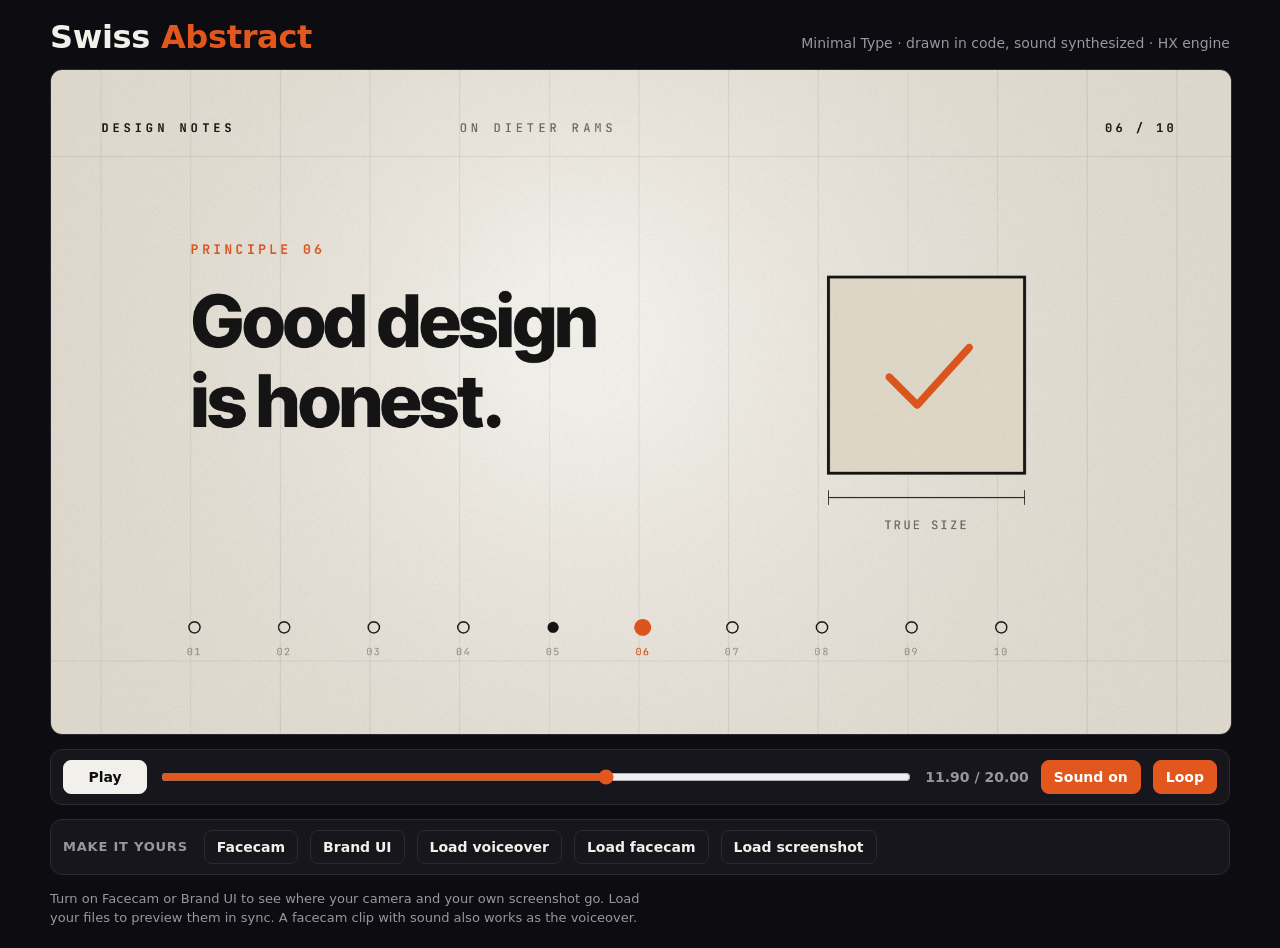
<file: styles/styles/04-swiss-abstract.html>
<!doctype html>
<html lang="en">
<meta charset="utf-8">
<meta name="viewport" content="width=device-width, initial-scale=1, viewport-fit=cover">
<title>Swiss Abstract</title>
<meta name="claude:viewport-fit-sides" content="cover">
<link rel="preconnect" href="https://fonts.googleapis.com">
<link rel="preconnect" href="https://fonts.gstatic.com" crossorigin>
<link rel="stylesheet" href="https://fonts.googleapis.com/css2?family=Inter+Tight:wght@500;700;800;900&family=Instrument+Serif:ital@1&family=JetBrains+Mono:wght@500;700&display=block">
<style>
/* Layout: a single-column studio player. Stage first, transport under it, then the "make it yours" media row. One dark look by choice. */
:root {
  color-scheme: dark;
  --bg: #0d0d11;
  --panel: #16161c;
  --ink: #f2f0eb;
  --dim: #9896a2;
  --line: #2b2a33;
  --accent: #e2571e;
  --on-accent: #ffffff;
  --ui: system-ui, -apple-system, "Segoe UI", Roboto, sans-serif;
}
html, body { height: 100%; }
body { background: var(--bg); color: var(--ink); font-family: var(--ui); margin: 0; padding-left: max(16px, env(safe-area-inset-left, 0px)); padding-right: max(16px, env(safe-area-inset-right, 0px)); padding-block: 20px 28px; }
.wrap { max-width: 1180px; margin: 0 auto; display: grid; gap: 14px; }
.wrap.tall { max-width: 520px; }
.top { display: flex; flex-wrap: wrap; align-items: baseline; justify-content: space-between; gap: 6px 16px; }
.top h1 { margin: 0; font-size: clamp(22px, 3.4vw, 32px); line-height: 1.1; letter-spacing: -0.01em; }
.top h1 span { color: var(--accent); }
.meta { margin: 0; color: var(--dim); font-size: 14px; }
.stage { position: relative; width: 100%; max-width: 100%; background: #000; border-radius: 12px; overflow: hidden; border: 1px solid var(--line); }
.stage canvas { display: block; width: 100%; height: auto; }
.bar, .mine { display: flex; flex-wrap: wrap; align-items: center; gap: 10px 12px; background: var(--panel); border: 1px solid var(--line); border-radius: 12px; padding: 10px 12px; }
.mine .lab { font-size: 13px; font-weight: 700; letter-spacing: 0.06em; text-transform: uppercase; color: var(--dim); margin-right: 4px; }
button, label.btn { font: 600 14px var(--ui); color: var(--ink); background: transparent; border: 1px solid var(--line); border-radius: 8px; padding: 8px 12px; cursor: pointer; display: inline-flex; align-items: center; gap: 6px; }
button:hover, label.btn:hover { border-color: var(--dim); }
button:focus-visible, label.btn:focus-within, input[type=range]:focus-visible { outline: 2px solid var(--accent); outline-offset: 2px; }
button[aria-pressed="true"] { background: var(--accent); color: var(--on-accent); border-color: var(--accent); }
#play { min-width: 84px; justify-content: center; background: var(--ink); color: #0d0d11; border-color: var(--ink); }
#scrub { flex: 1 1 200px; min-width: 0; accent-color: var(--accent); }
#time { font: 600 14px var(--ui); font-variant-numeric: tabular-nums; color: var(--dim); min-width: 96px; text-align: right; }
.file { position: absolute; width: 1px; height: 1px; opacity: 0; }
.note { margin: 0; color: var(--dim); font-size: 13px; max-width: 75ch; line-height: 1.5; }
@media (prefers-reduced-motion: reduce) { * { scroll-behavior: auto; } }
</style>

<div class="wrap" id="wrap">
  <div class="top">
    <h1>Swiss <span>Abstract</span></h1>
    <p class="meta" id="meta">Minimal Type · drawn in code, sound synthesized · HX engine</p>
  </div>
  <div class="stage"><canvas id="stage" width="1280" height="720" aria-label="Swiss Abstract animation"></canvas></div>
  <div class="bar">
    <button id="play" type="button">Play</button>
    <input id="scrub" type="range" min="0" max="20" step="0.01" value="0" aria-label="Scrub timeline">
    <span id="time">0.00 / 0.00</span>
    <button id="sound" type="button" aria-pressed="true">Sound on</button>
    <button id="loop" type="button" aria-pressed="true">Loop</button>
  </div>
  <div class="mine">
    <span class="lab">Make it yours</span>
    <button id="faceOn" type="button" aria-pressed="false">Facecam</button>
    <button id="shotOn" type="button" aria-pressed="false">Brand UI</button>
    <label class="btn" for="vofile">Load voiceover<input class="file" id="vofile" type="file" accept="audio/*"></label>
    <label class="btn" for="facefile">Load facecam<input class="file" id="facefile" type="file" accept="video/*"></label>
    <label class="btn" for="shotfile">Load screenshot<input class="file" id="shotfile" type="file" accept="image/*"></label>
  </div>
  <p class="note" id="note">Turn on Facecam or Brand UI to see where your camera and your own screenshot go. Load your files to preview them in sync. A facecam clip with sound also works as the voiceover.</p>
</div>

<script>
/* =====================================================================================================
   HX MOTION ENGINE v1.1  ·  Haris AI Style Library  ·  theharisai.com
   A small engine for code-drawn animated videos. Every frame is a pure function of time t.
   Sections:  1 HX (math, random, easing, text, shapes, finishing)   2 SND (synthesized sound + music)
              3 MEDIA (facecam + brand screenshot slots)             4 STAGE (scene compositor + transitions)
   A style only defines one STYLE object (see the STYLE block). The PLAYER block wires the page.
   Rule: never use Math.random. All randomness comes from HX.rand(seed) and HX.noise(seed).
   v1.1: render scale HX.R (1.5 = 1920x1080 from 1280x720 logic). Cached layers use HX.layer(w, h) and are drawn with
         HX.blit(c, L, x, y[, w, h]) so they stay sharp. New finishing fx: bloom, leak, bokeh, burst, ring, flare, drift.
   ===================================================================================================== */

// ----------------------------------------------- 1 · HX -----------------------------------------------
const HX = (() => {
  const cl = (v, lo = 0, hi = 1) => Math.min(hi, Math.max(lo, v));
  const mix = (a, b, u) => a + (b - a) * u;
  const prog = (t, a, b) => cl((t - a) / (b - a));
  const bell = (t, a, b) => Math.sin(Math.PI * prog(t, a, b));
  const fnv = (s) => { s = String(s); let h = 2166136261 >>> 0; for (let i = 0; i < s.length; i++) { h ^= s.charCodeAt(i); h = Math.imul(h, 16777619); } return h >>> 0; };
  // sfc32 generator seeded from any string or number
  const rand = (seed) => {
    let a = fnv('a' + seed), b = fnv('b' + seed), c = fnv('c' + seed), d = 1;
    const f = () => { a >>>= 0; b >>>= 0; c >>>= 0; d >>>= 0; let t = (a + b) | 0; a = b ^ (b >>> 9); b = (c + (c << 3)) | 0; c = (c << 21) | (c >>> 11); d = (d + 1) | 0; t = (t + d) | 0; c = (c + t) | 0; return (t >>> 0) / 4294967296; };
    for (let i = 0; i < 12; i++) f();
    f.range = (lo, hi) => lo + f() * (hi - lo); f.pick = (arr) => arr[Math.floor(f() * arr.length)]; f.sign = () => (f() < 0.5 ? -1 : 1);
    return f;
  };
  // smooth 2D value noise in -1..1, quintic fade
  const fade = (u) => u * u * u * (u * (u * 6 - 15) + 10);
  const lattice = (x, y, s) => { let h = Math.imul(x | 0, 374761393) ^ Math.imul(y | 0, 668265263) ^ s; h = Math.imul(h ^ (h >>> 13), 1274126177); return ((h ^ (h >>> 16)) >>> 0) / 4294967296; };
  const noise = (seed = 0) => { const s = fnv('n' + seed); return (x, y = 0) => { const xi = Math.floor(x), yi = Math.floor(y), u = fade(x - xi), v = fade(y - yi); return mix(mix(lattice(xi, yi, s), lattice(xi + 1, yi, s), u), mix(lattice(xi, yi + 1, s), lattice(xi + 1, yi + 1, s), u), v) * 2 - 1; }; };
  const E = {
    lin: (u) => u,
    sine: (u) => 0.5 - 0.5 * Math.cos(Math.PI * u),
    out2: (u) => 1 - (1 - u) * (1 - u),
    out3: (u) => 1 - Math.pow(1 - u, 3),
    in3: (u) => u * u * u,
    io3: (u) => (u < 0.5 ? 4 * u * u * u : 1 - Math.pow(2 - 2 * u, 3) / 2),
    out5: (u) => 1 - Math.pow(1 - u, 5),
    expo: (u) => (u >= 1 ? 1 : 1 - Math.pow(2, -11 * u)),
    ioExpo: (u) => (u <= 0 ? 0 : u >= 1 ? 1 : u < 0.5 ? Math.pow(2, 20 * u - 10) / 2 : (2 - Math.pow(2, -20 * u + 10)) / 2),
    over: (u, k = 1.8) => { if (u <= 0) return 0; if (u >= 1) return 1; const v = u - 1; return 1 + v * v * ((k + 1) * v + k); },
    spring: (u, f = 12, d = 5.5) => (u <= 0 ? 0 : u >= 1 ? 1 : 1 - Math.exp(-d * u) * Math.cos(f * u)),
    bounce: (u) => { const n = 7.5625, k = 2.75; if (u < 1 / k) return n * u * u; if (u < 2 / k) return n * (u -= 1.5 / k) * u + 0.75; if (u < 2.5 / k) return n * (u -= 2.25 / k) * u + 0.9375; return n * (u -= 2.625 / k) * u + 0.984375; },
  };
  // ez(t, start, end, 'name', extra) = eased progress of t through [start, end]
  const ez = (t, a, b, name = 'out3', k) => E[name](prog(t, a, b), k);
  const canvas = (w, h) => { const c = document.createElement('canvas'); c.width = Math.max(1, Math.round(w)); c.height = Math.max(1, Math.round(h)); return c; };
  // a cached layer in logical units, stored at render scale R so it stays sharp at 1080p
  const layer = (w, h) => { const R = API.R, c = canvas(w * R, h * R); c.lw = w; c.lh = h; c.getContext('2d').setTransform(R, 0, 0, R, 0, 0); return c; };
  const blit = (c, L, x, y, w, h) => c.drawImage(L, x, y, w == null ? (L.lw || L.width) : w, h == null ? (L.lh || L.height) : h);
  // source rect in logical units
  const blitPart = (c, L, sx, sy, sw, sh, dx, dy, dw, dh) => { const k = L.lw ? L.width / L.lw : 1; c.drawImage(L, sx * k, sy * k, sw * k, sh * k, dx, dy, dw, dh); };
  const base = (c) => c.setTransform(API.R, 0, 0, API.R, 0, 0);
  // keyframes: key([[t, v], [t, v, 'ease'], ...])(t)
  const key = (pts) => (t) => {
    if (t <= pts[0][0]) return pts[0][1];
    for (let i = 1; i < pts.length; i++) if (t <= pts[i][0]) { const [t0, v0] = pts[i - 1], [t1, v1, e] = pts[i]; return mix(v0, v1, E[e || 'io3'](prog(t, t0, t1))); }
    return pts[pts.length - 1][1];
  };
  // camera kicks: list of { t, a (amount), k (decay) }
  const kick = (t, list, decay = 4) => { let z = 0; for (const q of list) { const d = t - q.t; if (d < 0) continue; z += q.a * (d < 0.05 ? d / 0.05 : Math.exp(-(d - 0.05) * (q.k || decay))); } return z; };
  const NS = noise('shake');
  const shake = (t, list) => { let x = 0, y = 0, r = 0; for (const q of list) { const d = t - q.t; if (d < 0 || d > 1.3) continue; const e = q.a * Math.exp(-d * (q.k || 7)); x += e * NS(t * 31, 1); y += e * NS(t * 29, 7); r += e * 0.0016 * NS(t * 23, 13); } return { x, y, r }; };
  // camera: zoom z and offset around a focus point
  const cam = (c, W, H, o) => { c.translate(W / 2 + (o.x || 0), H / 2 + (o.y || 0)); if (o.r) c.rotate(o.r); c.scale(o.z || 1, o.z || 1); c.translate(-(o.fx == null ? W / 2 : o.fx), -(o.fy == null ? H / 2 : o.fy)); };
  const path = {
    rr: (c, x, y, w, h, r) => { c.beginPath(); c.roundRect(x, y, w, h, r); },
    poly: (c, pts) => { c.beginPath(); pts.forEach(([x, y], i) => (i ? c.lineTo(x, y) : c.moveTo(x, y))); c.closePath(); },
    ngon: (c, cx, cy, r, n, rot = 0) => { c.beginPath(); for (let i = 0; i < n; i++) { const a = rot + (i / n) * Math.PI * 2; i ? c.lineTo(cx + Math.cos(a) * r, cy + Math.sin(a) * r) : c.moveTo(cx + Math.cos(a) * r, cy + Math.sin(a) * r); } c.closePath(); },
    star: (c, cx, cy, ro, ri, n, rot = -Math.PI / 2) => { c.beginPath(); for (let i = 0; i < n * 2; i++) { const a = rot + (i * Math.PI) / n, r = i % 2 ? ri : ro; i ? c.lineTo(cx + Math.cos(a) * r, cy + Math.sin(a) * r) : c.moveTo(cx + Math.cos(a) * r, cy + Math.sin(a) * r); } c.closePath(); },
  };
  const txt = {
    font: (weight, px, family) => `${weight} ${px}px ${family}`,
    width: (c, s, font, track = 0) => { c.font = font; c.letterSpacing = track + 'px'; const w = c.measureText(s).width; c.letterSpacing = '0px'; return w; },
    // draw text with options { font, fill, stroke, lw, align, base, track, alpha }
    draw: (c, s, x, y, o) => {
      c.save(); c.font = o.font; c.letterSpacing = (o.track || 0) + 'px'; c.textAlign = o.align || 'center'; c.textBaseline = o.base || 'middle';
      if (o.alpha != null) c.globalAlpha *= o.alpha;
      if (o.stroke) { c.lineJoin = 'round'; c.lineWidth = o.lw || 4; c.strokeStyle = o.stroke; c.strokeText(s, x, y); }
      if (o.fill) { c.fillStyle = o.fill; c.fillText(s, x, y); }
      c.restore();
    },
    // largest px (up to max) at which s fits width w
    fit: (c, s, w, max, weight, family, track = 0) => { const at = txt.width(c, s, `${weight} 100px ${family}`, track * 1); return Math.min(max, Math.floor((100 * w) / Math.max(1, at))); },
    // per-letter layout: returns [{ ch, x (center offset from the word's left edge), w }] and total width
    letters: (c, s, font, track = 0) => { c.font = font; c.letterSpacing = '0px'; let x = 0; const out = []; for (const ch of s) { const w = c.measureText(ch).width; out.push({ ch, x: x + w / 2, w }); x += w + track; } c.letterSpacing = '0px'; return { list: out, w: x - track }; },
    wrap: (c, s, font, maxW) => { c.font = font; const out = []; let line = ''; for (const w of s.split(' ')) { const test = line ? line + ' ' + w : w; if (c.measureText(test).width > maxW && line) { out.push(line); line = w; } else line = test; } if (line) out.push(line); return out; },
  };
  let GR = null; const SM = {}; let SOFT = null;
  const small = (k, w, h) => { const c = SM[k]; if (c && c.width === w && c.height === h) return c; return (SM[k] = canvas(w, h)); };
  // soft round sprite (white), used for bokeh, glows and particles
  const soft = () => { if (SOFT) return SOFT; SOFT = canvas(128, 128); const x = SOFT.getContext('2d'), g = x.createRadialGradient(64, 64, 0, 64, 64, 64); g.addColorStop(0, 'rgba(255,255,255,1)'); g.addColorStop(0.35, 'rgba(255,255,255,0.55)'); g.addColorStop(1, 'rgba(255,255,255,0)'); x.fillStyle = g; x.fillRect(0, 0, 128, 128); return SOFT; };
  const TINT = new Map();
  const tinted = (col) => { if (TINT.has(col)) return TINT.get(col); const L = canvas(128, 128), x = L.getContext('2d'); x.drawImage(soft(), 0, 0); x.globalCompositeOperation = 'source-in'; x.fillStyle = col; x.fillRect(0, 0, 128, 128); TINT.set(col, L); return L; };
  const fx = {
    // film or print grain, stepped at fps
    grain: (c, t, W, H, alpha = 0.06, fps = 12, mode = 'overlay') => {
      if (!GR) { GR = []; for (let g = 0; g < 3; g++) { const L = canvas(256, 256), x = L.getContext('2d'), img = x.createImageData(256, 256), r = rand('grain' + g); for (let i = 0; i < img.data.length; i += 4) { const v = 128 + (r() + r() - 1) * 115; img.data[i] = img.data[i + 1] = img.data[i + 2] = v; img.data[i + 3] = 255; } x.putImageData(img, 0, 0); GR.push(L); } }
      const f = Math.floor(t * fps), r = rand('gs' + f), pat = c.createPattern(GR[f % 3], 'repeat');
      pat.setTransform(new DOMMatrix().scaleSelf(1 / API.R).translateSelf(-r() * 256, -r() * 256));
      c.save(); base(c); c.globalAlpha = alpha; c.globalCompositeOperation = mode; c.fillStyle = pat; c.fillRect(0, 0, W, H); c.restore();
    },
    vignette: (c, W, H, strength = 0.35, color = '0,0,0') => {
      const g = c.createRadialGradient(W / 2, H / 2, Math.min(W, H) * 0.35, W / 2, H / 2, Math.hypot(W, H) * 0.6);
      g.addColorStop(0, `rgba(${color},0)`); g.addColorStop(1, `rgba(${color},${strength})`);
      c.save(); base(c); c.fillStyle = g; c.fillRect(0, 0, W, H); c.restore();
    },
    flash: (c, t, W, H, list) => { for (const f of list) { const d = t - f.t; if (d < 0 || d > 0.45) continue; c.save(); base(c); c.fillStyle = `rgba(${f.col || '255,255,255'},${f.a * Math.exp(-d * 10)})`; c.fillRect(0, 0, W, H); c.restore(); } },
    // bloom: bright parts glow. o = { strength, radius, lift (how much midtones glow, 0..1), mode }
    bloom: (c, o = {}) => {
      const cv = c.canvas, st = o.strength == null ? 0.55 : o.strength, rad = o.radius || 16, lift = o.lift == null ? 0.35 : o.lift;
      const w1 = Math.max(8, Math.round(cv.width / 4)), h1 = Math.max(8, Math.round(cv.height / 4)), A = small('b1', w1, h1), a = A.getContext('2d');
      const thr = `brightness(${0.55 + lift * 0.5}) contrast(${2.6 - lift * 1.4}) saturate(1.25)`;
      a.setTransform(1, 0, 0, 1, 0, 0); a.globalCompositeOperation = 'copy'; a.filter = `${thr} blur(${(rad / 4) * (cv.width / 1280)}px)`; a.drawImage(cv, 0, 0, w1, h1); a.filter = 'none';
      const w2 = Math.max(4, w1 >> 1), h2 = Math.max(4, h1 >> 1), B = small('b2', w2, h2), b = B.getContext('2d');
      b.setTransform(1, 0, 0, 1, 0, 0); b.globalCompositeOperation = 'copy'; b.filter = `blur(${(rad / 6) * (cv.width / 1280)}px)`; b.drawImage(A, 0, 0, w2, h2); b.filter = 'none';
      c.save(); c.setTransform(1, 0, 0, 1, 0, 0); c.globalCompositeOperation = o.mode || 'screen'; c.globalAlpha = st; c.drawImage(A, 0, 0, cv.width, cv.height); c.globalAlpha = st * 0.8; c.drawImage(B, 0, 0, cv.width, cv.height); c.restore();
    },
    // drifting colored light leaks. cols: ['255,120,80', ...]
    leak: (c, t, W, H, cols, a = 0.25, seed = 'leak') => {
      const N = noise(seed); c.save(); base(c); c.globalCompositeOperation = 'screen';
      cols.forEach((col, i) => { const x = W * (0.5 + 0.55 * N(t * 0.12 + i * 3.1, 1)), y = H * (0.5 + 0.55 * N(t * 0.1 + i * 5.7, 2)), R = Math.max(W, H) * (0.45 + 0.15 * N(t * 0.2, i)); const g = c.createRadialGradient(x, y, 0, x, y, R); g.addColorStop(0, `rgba(${col},${a})`); g.addColorStop(1, `rgba(${col},0)`); c.fillStyle = g; c.fillRect(0, 0, W, H); });
      c.restore();
    },
    // floating out-of-focus particles for depth. o = { n, col, min, max, speed, alpha, seed, mode }
    bokeh: (c, t, W, H, o = {}) => {
      const r = rand(o.seed || 'bk'), L = tinted(o.col || '#ffffff'), n = o.n || 24; c.save(); c.globalCompositeOperation = o.mode || 'screen';
      for (let i = 0; i < n; i++) { const s = r.range(o.min || 10, o.max || 60), sp = r.range(0.3, 1) * (o.speed || 14), x0 = r.range(-60, W + 60), y = ((r.range(0, H + 200) - t * sp) % (H + 200) + H + 200) % (H + 200) - 100, x = x0 + Math.sin(t * 0.4 + i) * 14, tw = 0.55 + 0.45 * Math.sin(t * r.range(0.5, 1.5) + i);
        c.globalAlpha = (o.alpha == null ? 0.35 : o.alpha) * tw; c.drawImage(L, x - s, y - s, s * 2, s * 2); }
      c.restore();
    },
    // particle burst at hit time t0 from (x, y). Pure function of t.
    // o = { n, seed, cols, speed, spread (radians), dir, gravity, drag, life, size, kind: 'spark' | 'dot' | 'confetti' | 'glow' }
    burst: (c, t, t0, x, y, o = {}) => {
      const d = t - t0, life = o.life || 0.9; if (d < 0 || d > life * 1.4) return;
      const r = rand((o.seed || 'p') + t0), n = o.n || 26, cols = o.cols || ['#ffffff'], g = o.gravity == null ? 600 : o.gravity, k = o.drag == null ? 2.6 : o.drag, kind = o.kind || 'spark';
      c.save(); c.globalCompositeOperation = o.mode || (kind === 'confetti' ? 'source-over' : 'lighter'); c.lineCap = 'round';
      for (let i = 0; i < n; i++) {
        const a = (o.dir || 0) + (r() - 0.5) * (o.spread == null ? Math.PI * 2 : o.spread), v = (o.speed || 700) * r.range(0.35, 1), li = life * r.range(0.6, 1.2), col = cols[i % cols.length], sz = (o.size || 4) * r.range(0.5, 1.3), rot0 = r() * 7;
        if (d > li) continue; const e = (1 - Math.exp(-k * d)) / k, px = x + Math.cos(a) * v * e, py = y + Math.sin(a) * v * e + 0.5 * g * d * d * 0.6, fade = 1 - d / li;
        const vx = Math.cos(a) * v * Math.exp(-k * d), vy = Math.sin(a) * v * Math.exp(-k * d) + g * d * 0.6;
        c.globalAlpha = fade;
        if (kind === 'spark') { const L = Math.min(60, Math.hypot(vx, vy) * 0.035) + sz; const m = Math.hypot(vx, vy) || 1; c.strokeStyle = col; c.lineWidth = sz * 0.7; c.beginPath(); c.moveTo(px, py); c.lineTo(px - (vx / m) * L, py - (vy / m) * L); c.stroke(); }
        else if (kind === 'confetti') { c.fillStyle = col; c.save(); c.translate(px, py); c.rotate(rot0 + d * 9 * (i % 2 ? 1 : -1)); c.scale(1, Math.cos(d * 12 + i)); c.fillRect(-sz, -sz * 0.5, sz * 2, sz); c.restore(); }
        else if (kind === 'glow') { c.drawImage(tinted(col), px - sz * 4, py - sz * 4, sz * 8, sz * 8); }
        else { c.fillStyle = col; c.beginPath(); c.arc(px, py, sz * (0.5 + 0.5 * fade), 0, 7); c.fill(); }
      }
      c.restore();
    },
    // expanding shockwave ring
    ring: (c, t, t0, x, y, o = {}) => { const d = t - t0, dur = o.dur || 0.6; if (d < 0 || d > dur) return; const u = E.out3(d / dur); c.save(); c.globalAlpha = (1 - u) * (o.a == null ? 0.8 : o.a); c.strokeStyle = o.col || '#fff'; c.lineWidth = (o.lw || 6) * (1 - u * 0.7); c.beginPath(); c.ellipse(x, y, mix(o.r0 || 20, o.r1 || 300, u), mix(o.r0 || 20, o.r1 || 300, u) * (o.squash || 1), 0, 0, 7); c.stroke(); c.restore(); },
    // anamorphic lens flare
    flare: (c, x, y, s, a, col = '255,220,170') => { if (a <= 0.01) return; c.save(); c.globalCompositeOperation = 'lighter'; c.globalAlpha = a; c.drawImage(tinted(`rgb(${col})`), x - s, y - s, s * 2, s * 2); c.globalAlpha = a * 0.8; c.drawImage(tinted(`rgb(${col})`), x - s * 6, y - s * 0.08, s * 12, s * 0.16); c.globalAlpha = a * 0.9; c.drawImage(tinted('#ffffff'), x - s * 0.35, y - s * 0.35, s * 0.7, s * 0.7); c.restore(); },
    // soft glow sprite
    glow: (c, x, y, r, col, a = 1) => { if (a <= 0.01) return; c.save(); c.globalCompositeOperation = 'lighter'; c.globalAlpha = a; c.drawImage(tinted(col), x - r, y - r, r * 2, r * 2); c.restore(); },
    // soft shadow under an object (cached sprite, no per-frame blur)
    shadow: (c, x, y, rx, ry, a = 0.35, col = '#000000') => { c.save(); c.globalAlpha = a; c.drawImage(tinted(col), x - rx, y - ry, rx * 2, ry * 2); c.restore(); },
  };
  // gentle handheld float for cameras
  const ND = noise('drift');
  const drift = (t, amt = 1) => ({ x: ND(t * 0.35, 1) * 6 * amt, y: ND(t * 0.3, 5) * 4 * amt, r: ND(t * 0.25, 9) * 0.0025 * amt });
  const API = { R: 1, cl, mix, prog, bell, fnv, rand, noise, E, ez, canvas, layer, blit, blitPart, base, key, kick, shake, cam, drift, path, txt, fx };
  return API;
})();

// ----------------------------------------------- 2 · SND ----------------------------------------------
// Plain Web Audio, no files. rig(ac) returns a kit k: k.play(name, t, opts), k.tone, k.noise, k.beat, k.drone, k.duck.
// Voiceover mode (opts.vo) keeps music low and plays sounds marked soft at half level.
const SND = (() => {
  const NOTE = { C: 0, D: 2, E: 4, F: 5, G: 7, A: 9, B: 11 };
  const freq = (n) => { if (typeof n === 'number') return n; const m = /^([A-G])([#b]?)(-?\d)$/.exec(n); const midi = NOTE[m[1]] + (m[2] === '#' ? 1 : m[2] === 'b' ? -1 : 0) + (+m[3] + 1) * 12; return 440 * Math.pow(2, (midi - 69) / 12); };

  function rig(ac, o = {}) {
    const VO = !!o.vo, from = o.from || 0, base = ac.currentTime + (o.lead || 0), SR = ac.sampleRate;
    const T = (t) => base + (t - from);
    const dead = (t, d) => T(t) + d < ac.currentTime || (t < from - 0.01 && d < 1.5);
    const lim = ac.createDynamicsCompressor(); lim.threshold.value = -10; lim.knee.value = 4; lim.ratio.value = 8; lim.attack.value = 0.002; lim.release.value = 0.18;
    const out = ac.createGain(); out.gain.value = o.level == null ? 0.9 : o.level; lim.connect(out); out.connect(o.dest || ac.destination);
    const bus = {}; [['sfx', VO ? 0.7 : 0.92], ['mus', VO ? 0.26 : 0.55], ['air', 0.4]].forEach(([k, g]) => { const n = ac.createGain(); n.gain.value = g; n.connect(lim); bus[k] = n; });
    const duckNode = ac.createGain(); duckNode.connect(bus.mus); const ducks = [];
    // small generated room
    const room = ac.createConvolver();
    { const len = Math.floor(SR * 1.3), b = ac.createBuffer(2, len, SR); for (let ch = 0; ch < 2; ch++) { const r = HX.rand('room' + ch), d = b.getChannelData(ch); let lp = 0; for (let i = 0; i < len; i++) { lp = lp * 0.55 + (r() * 2 - 1) * 0.45; d[i] = lp * Math.exp((-i / len) * 5.5); } } room.buffer = b; }
    const roomIn = ac.createGain(); roomIn.gain.value = 0.7; roomIn.connect(room); room.connect(lim);
    const NZ = {};
    { const len = SR * 2; for (const kind of ['white', 'pink', 'brown']) { const b = ac.createBuffer(1, len, SR), d = b.getChannelData(0), r = HX.rand('nz' + kind); let p0 = 0, p1 = 0, p2 = 0, br = 0;
      for (let i = 0; i < len; i++) { const w = r() * 2 - 1; if (kind === 'white') d[i] = w * 0.8; else if (kind === 'pink') { p0 = 0.997 * p0 + 0.03 * w; p1 = 0.985 * p1 + 0.06 * w; p2 = 0.95 * p2 + 0.15 * w; d[i] = (p0 + p1 + p2 + 0.1 * w) * 0.9; } else { br = (br + 0.025 * w) / 1.025; d[i] = br * 3.2; } }
      NZ[kind] = b; } }
    const curve = (param, v, t) => { if (!Array.isArray(v)) { param.setValueAtTime(v, t); return; } param.setValueAtTime(v[0][1], t + v[0][0]); for (let i = 1; i < v.length; i++) param.exponentialRampToValueAtTime(Math.max(0.0001, v[i][1]), t + v[i][0]); };
    const amp = (g, t, p, d, peak) => { const a = Math.min(p.a == null ? 0.003 : p.a, d * 0.8), h = Math.min(p.h || 0, d - a); g.gain.setValueAtTime(0, t); g.gain.linearRampToValueAtTime(peak, t + a); if (h > 0) g.gain.setValueAtTime(peak, t + a + h); g.gain.exponentialRampToValueAtTime(0.0001, t + d); g.gain.setValueAtTime(0, t + d + 0.002); };
    const level = (p, def) => (p.g == null ? def : p.g) * (VO && p.soft ? 0.5 : 1);
    function send(node, p, t, d) {
      const pan = ac.createStereoPanner();
      if (Array.isArray(p.pan)) { pan.pan.setValueAtTime(p.pan[0], t); pan.pan.linearRampToValueAtTime(p.pan[1], t + d); } else pan.pan.value = HX.cl(p.pan || 0, -1, 1);
      node.connect(pan); pan.connect(p.bus === 'mus' ? duckNode : bus[p.bus || 'sfx']);
      if (p.rv) { const s = ac.createGain(); s.gain.value = p.rv; pan.connect(s); s.connect(roomIn); }
    }
    function filt(p, t) { if (!p.f) return null; const f = ac.createBiquadFilter(); f.type = p.f; f.Q.value = p.q == null ? 0.8 : p.q; curve(f.frequency, p.fc == null ? 1500 : p.fc, t); return f; }
    // oscillator voice. hz: note, number or [[dt, hz], ...]
    function tone(time, p) {
      const d = p.d || 0.2; if (dead(time, d)) return; const t = T(time);
      const osc = ac.createOscillator(); osc.type = p.w || 'sine'; if (p.det) osc.detune.value = p.det;
      curve(osc.frequency, Array.isArray(p.hz) ? p.hz.map(([dt, v]) => [dt, freq(v)]) : freq(p.hz || 440), t);
      const g = ac.createGain(); amp(g, t, p, d, level(p, 0.25)); const f = filt(p, t);
      if (f) { osc.connect(f); f.connect(g); } else osc.connect(g);
      send(g, p, t, d); osc.start(t); osc.stop(t + d + 0.05);
    }
    // noise voice. c: 'white' | 'pink' | 'brown'
    function noiseV(time, p) {
      const d = p.d || 0.2; if (dead(time, d)) return; const t = T(time);
      const src = ac.createBufferSource(); src.buffer = NZ[p.c || 'white']; src.loop = true;
      const g = ac.createGain(); amp(g, t, p, d, level(p, 0.25)); const f = filt(p, t);
      if (f) { src.connect(f); f.connect(g); } else src.connect(g);
      send(g, p, t, d); src.start(t, HX.rand('o' + time)() * 1.5); src.stop(t + d + 0.05);
    }
    const duck = (t, depth = 0.55, hold = 0.25) => ducks.push([t, depth, hold]);

    // ---------- named sounds ----------
    const FX = {
      hit: (t, q) => { tone(t, { hz: [[0, 180], [0.1, 55]], d: 0.22, g: 0.45 * q.g, pan: q.pan, soft: q.soft }); noiseV(t, { d: 0.06, f: 'bandpass', fc: 1800, q: 0.7, g: 0.25 * q.g, pan: q.pan, soft: q.soft }); noiseV(t, { d: 0.015, f: 'highpass', fc: 6000, g: 0.1 * q.g, pan: q.pan, soft: q.soft }); },
      boom: (t, q) => { tone(t, { hz: [[0, 110], [0.07, 55], [1.4, 36]], d: 1.5, g: 0.65 * q.g, a: 0.004, h: 0.1 }); noiseV(t, { c: 'brown', d: 0.7, f: 'lowpass', fc: [[0, 700], [0.6, 80]], g: 0.3 * q.g, rv: 0.25 }); duck(t, 0.7, 0.3); },
      pop: (t, q) => { const f0 = q.hz || 700; tone(t, { hz: [[0, f0 * 2], [0.04, f0]], d: 0.09, g: 0.2 * q.g, pan: q.pan, soft: q.soft }); noiseV(t, { d: 0.008, f: 'highpass', fc: 5000, g: 0.07 * q.g, pan: q.pan, soft: q.soft }); },
      swish: (t, q) => { const d = q.d || 0.4, dir = q.dir || 1; noiseV(t, { c: 'pink', d, f: 'bandpass', fc: [[0, 300], [d * 0.6, q.top || 3000], [d, 600]], q: 0.9, g: 0.45 * q.g, a: d * 0.6, pan: [-0.6 * dir, 0.6 * dir], rv: 0.1, soft: q.soft }); },
      rise: (t, q) => { const d = q.d || 1; noiseV(t, { c: 'pink', d, f: 'bandpass', fc: [[0, 400], [d, 6000]], q: 1.4, g: 0.28 * q.g, a: d * 0.95, rv: 0.25, soft: q.soft }); tone(t, { w: 'triangle', hz: [[0, 220], [d, 880]], d, g: 0.05 * q.g, a: d * 0.9, soft: q.soft }); },
      tick: (t, q) => noiseV(t, { d: 0.014, f: 'bandpass', fc: q.hz || 4200, q: 4, g: 0.3 * q.g, pan: q.pan, soft: q.soft }),
      click: (t, q) => { noiseV(t, { d: 0.01, f: 'bandpass', fc: 3000, q: 2, g: 0.32 * q.g, pan: q.pan }); noiseV(t + 0.04, { d: 0.008, f: 'bandpass', fc: 2200, q: 2, g: 0.2 * q.g, pan: q.pan }); },
      chime: (t, q) => (q.notes || ['E6', 'B6']).forEach((n, i) => tone(t + i * 0.09, { hz: n, d: 0.8, g: 0.12 * q.g, a: 0.003, rv: 0.35, pan: q.pan, soft: q.soft })),
      sparkle: (t, q) => { const r = HX.rand('sp' + t); for (let i = 0; i < 6; i++) tone(t + i * 0.045, { hz: 2000 + r() * 3000, d: 0.3, g: 0.028 * q.g, a: 0.002, rv: 0.45, pan: r() * 1.4 - 0.7 }); },
      glitch: (t, q) => { const r = HX.rand('gl' + t); for (let i = 0; i < 8; i++) tone(t + i * 0.022, { w: 'square', hz: 200 + r() * 1800, d: 0.02, g: 0.06 * q.g, a: 0.001, h: 0.012, pan: r() * 1.2 - 0.6 }); noiseV(t, { d: 0.18, f: 'bandpass', fc: [[0, 3500], [0.18, 800]], g: 0.16 * q.g }); },
      keys: (t, q) => { const r = HX.rand('k' + t), end = t + (q.d || 0.4); for (let x = t; x < end; x += 0.05 + r() * 0.04) noiseV(x, { d: 0.012, f: 'bandpass', fc: 3000 + r() * 1000, q: 3, g: 0.18 * q.g, pan: q.pan, soft: true }); },
      stamp: (t, q) => { tone(t, { hz: [[0, 150], [0.16, 45]], d: 0.26, g: 0.55 * q.g, pan: q.pan }); noiseV(t, { d: 0.05, f: 'bandpass', fc: 1200, q: 1, g: 0.35 * q.g, pan: q.pan }); },
      blip: (t, q) => tone(t, { w: 'triangle', hz: [[0, q.hz || 1200], [0.06, (q.hz || 1200) * 1.5]], d: 0.08, g: 0.1 * q.g, pan: q.pan, soft: q.soft }),
      snap: (t, q) => noiseV(t, { d: 0.05, f: 'bandpass', fc: 2400, q: 1.5, g: 0.4 * q.g, pan: q.pan, rv: 0.2, soft: q.soft }),
      shimmer: (t, q) => ['C6', 'E6', 'G6', 'C7', 'E7'].forEach((n, i) => tone(t + i * 0.04, { hz: n, d: 0.7, g: 0.04 * q.g, rv: 0.5, pan: i % 2 ? 0.3 : -0.3 })),
      swell: (t, q) => { const d = q.d || 1.2; noiseV(t, { d, f: 'highpass', fc: [[0, 2000], [d, 9000]], g: 0.12 * q.g, a: d * 0.97, rv: 0.3, soft: q.soft }); },
      bell: (t, q) => { const f0 = SND.freq(q.hz || 'A5'); tone(t, { hz: f0, d: 1.5, g: 0.11 * q.g, rv: 0.5, pan: q.pan }); tone(t, { hz: f0 * 2.76, d: 0.6, g: 0.03 * q.g, rv: 0.5, pan: q.pan }); },
      thump: (t, q) => tone(t, { hz: [[0, 90], [0.12, 40]], d: 0.25, g: 0.5 * q.g, pan: q.pan, soft: q.soft }),
    };
    const play = (name, t, opts = {}) => { const f = FX[name]; if (!f) throw new Error('No sound named ' + name); f(t, Object.assign({}, opts, { g: opts.gain == null ? 1 : opts.gain })); };

    // ---------- music ----------
    const GENRE = {
      pop: { bpm: 120, kick: [0, 4, 8, 12], snare: [4, 12], hat: '8th', bass: [0, 3, 6, 8, 11, 14], arp: true },
      chill: { bpm: 84, kick: [0, 7, 10], snare: [4, 12], hat: 'swing', bass: [0, 10], pad: true },
      tech: { bpm: 124, kick: [0, 4, 8, 12], clap: [4, 12], hat: '16th', bass16: true },
      lux: { bpm: 72, kick: [0], hat: null, pluck: true, pad: true },
      dark: { bpm: 90, kick: [0, 9], snare: [8], hat: 'sparse', pad: true, bass: [0] },
    };
    // beat(t0, t1, { style, bpm, gain, chords: [[root, [notes]], ...] })
    function beat(t0, t1, p = {}) {
      const G = GENRE[p.style || 'pop'], bpm = p.bpm || G.bpm, st = 60 / bpm / 4, bar = st * 16, g = p.gain == null ? 1 : p.gain;
      const chords = p.chords || [['A2', ['A3', 'C4', 'E4']], ['F2', ['F3', 'A3', 'C4']], ['C3', ['C4', 'E4', 'G4']], ['G2', ['G3', 'B3', 'D4']]];
      let bi = 0;
      for (let tb = t0; tb < t1 - 0.05; tb += bar, bi++) {
        const [root, chord] = chords[bi % chords.length], left = Math.min(bar, t1 - tb), rf = freq(root);
        if (G.pad) chord.forEach((n, i) => tone(tb, { w: 'sawtooth', hz: n, d: left + 0.3, g: 0.016 * g, a: 0.4, h: Math.max(0, left - 0.7), f: 'lowpass', fc: 900, pan: (i - 1) * 0.4, rv: 0.4, bus: 'mus', det: (i - 1) * 7 }));
        for (let s = 0; s < 16; s++) {
          const ts = tb + s * st; if (ts >= t1 - 0.02) break;
          if (G.kick && G.kick.includes(s)) tone(ts, { hz: [[0, 140], [0.08, 48]], d: 0.3, g: 0.55 * g, bus: 'mus' });
          if (G.snare && G.snare.includes(s)) { noiseV(ts, { d: 0.17, f: 'bandpass', fc: 1900, q: 0.7, g: 0.24 * g, rv: 0.3, bus: 'mus' }); tone(ts, { hz: [[0, 240], [0.05, 180]], d: 0.08, g: 0.1 * g, bus: 'mus' }); }
          if (G.clap && G.clap.includes(s)) [0, 0.012, 0.024].forEach((o2) => noiseV(ts + o2, { d: 0.06, f: 'bandpass', fc: 1400, q: 1.2, g: 0.15 * g, rv: 0.25, bus: 'mus' }));
          if (G.hat) {
            const on = G.hat === '16th' || (G.hat === '8th' && s % 2 === 0) || (G.hat === 'swing' && s % 2 === 0) || (G.hat === 'sparse' && s % 4 === 2);
            const off = G.hat === 'swing' && s % 4 === 2 ? st * 0.33 : 0;
            if (on) noiseV(ts + off, { d: s % 4 === 2 ? 0.07 : 0.03, f: 'highpass', fc: 8000, g: (s % 4 === 2 ? 0.055 : 0.035) * g, bus: 'mus' });
          }
          if (G.bass && G.bass.includes(s)) tone(ts, { w: 'triangle', hz: rf, d: st * 2.5, g: 0.2 * g, a: 0.005, h: st, f: 'lowpass', fc: 420, bus: 'mus' });
          if (G.bass16) tone(ts, { w: 'sawtooth', hz: s % 4 === 2 ? rf * 2 : rf, d: st * 0.9, g: 0.07 * g, f: 'lowpass', fc: [[0, 1600], [st * 0.8, 300]], bus: 'mus' });
          if (G.arp && s % 2 === 1) tone(ts, { w: 'square', hz: freq(chord[(s >> 1) % 3]) * 2, d: st * 0.8, g: 0.022 * g, f: 'lowpass', fc: 2400, rv: 0.2, pan: ((s >> 1) % 3 - 1) * 0.3, bus: 'mus' });
          if (G.pluck && [0, 3, 6, 10, 12].includes(s)) tone(ts, { w: 'triangle', hz: freq(chord[s % 3]) * 2, d: 0.9, g: 0.06 * g, rv: 0.5, pan: (s % 3 - 1) * 0.3, bus: 'mus' });
        }
      }
    }
    function drone(t0, t1, p = {}) { const d = t1 - t0, g = p.gain == null ? 1 : p.gain; tone(t0, { hz: p.note || 'A1', d, g: 0.1 * g, a: d * 0.4, h: d * 0.3, bus: 'mus' }); noiseV(t0, { c: 'pink', d, f: 'lowpass', fc: 600, g: 0.04 * g, a: d * 0.5, h: d * 0.2, bus: 'air' }); }
    function finish() { ducks.sort((a, b) => a[0] - b[0]); for (const [t, depth, hold] of ducks) { const s = T(t); if (s + hold < ac.currentTime) continue; duckNode.gain.setTargetAtTime(1 - depth, Math.max(s, ac.currentTime), 0.01); duckNode.gain.setTargetAtTime(1, s + hold, 0.15); } }
    return { play, tone, noise: noiseV, beat, drone, duck, finish, freq, vo: VO };
  }
  function live(score, from, o = {}) { const ac = new (window.AudioContext || window.webkitAudioContext)(); const k = rig(ac, Object.assign({}, o, { from: from || 0, lead: 0.05 })); score(k); k.finish(); return () => { try { ac.close(); } catch (e) {} }; }
  async function render(score, dur, sr = 48000, o = {}) {
    const n = Math.ceil(dur * sr), ac = new OfflineAudioContext(2, n, sr), k = rig(ac, Object.assign({}, o, { from: 0 })); score(k); k.finish();
    const b = await ac.startRendering(), L = b.getChannelData(0), R = b.getChannelData(1), inter = new Float32Array(n * 2); let peak = 0;
    for (let i = 0; i < n; i++) { inter[2 * i] = L[i]; inter[2 * i + 1] = R[i]; peak = Math.max(peak, Math.abs(L[i]), Math.abs(R[i])); }
    return { inter, peak, sr, frames: n };
  }
  return { rig, live, render, freq };
})();

// ---------------------------------------------- 3 · MEDIA ---------------------------------------------
// Two optional slots a style can draw into. Without a loaded file each slot shows a clean stand-in.
//   MEDIA.face(c, x, y, w, h, { shape: 'circle' | 'rect', r, tint, zoom })   facecam video
//   MEDIA.shot(c, x, y, w, h, { r, zoom, fx, fy, tint })                         brand screenshot / UI
const MEDIA = (() => {
  const st = { face: null, shot: null };
  const cache = new Map();
  const cover = (c, src, sw, sh, x, y, w, h, zoom = 1, fx = 0.5, fy = 0.5) => { const s = Math.max(w / sw, h / sh) * zoom, dw = sw * s, dh = sh * s; c.drawImage(src, x + (w - dw) * fx, y + (h - dh) * fy, dw, dh); };
  function standInFace(w, h, tint) {
    const k = 'f' + w + 'x' + h + tint; if (cache.has(k)) return cache.get(k);
    const L = HX.layer(w, h), x = L.getContext('2d'), g = x.createLinearGradient(0, 0, 0, h);
    g.addColorStop(0, tint); g.addColorStop(1, '#0d0d12'); x.fillStyle = g; x.fillRect(0, 0, w, h);
    const s = Math.min(w, h); x.fillStyle = 'rgba(255,255,255,0.22)';
    x.beginPath(); x.arc(w / 2, h * 0.42, s * 0.2, 0, 7); x.fill();
    x.beginPath(); x.ellipse(w / 2, h * 0.42 + s * 0.62, s * 0.38, s * 0.36, 0, Math.PI, 0); x.fill();
    if (s > 120) { x.font = `700 ${Math.round(s * 0.075)}px system-ui, sans-serif`; x.letterSpacing = '2px'; x.textAlign = 'center'; x.fillStyle = 'rgba(255,255,255,0.75)'; x.fillText('YOUR FACECAM', w / 2, h * 0.86); }
    cache.set(k, L); return L;
  }
  function standInShot(tint) {
    const k = 's' + tint; if (cache.has(k)) return cache.get(k);
    const w = 1280, h = 800, L = HX.canvas(w, h), x = L.getContext('2d');
    x.fillStyle = '#f4f5f8'; x.fillRect(0, 0, w, h); x.fillStyle = '#ffffff'; x.fillRect(0, 0, w, 64); x.fillStyle = '#e3e5ec'; x.fillRect(0, 63, w, 1);
    x.fillStyle = tint; x.beginPath(); x.roundRect(28, 18, 28, 28, 8); x.fill(); x.fillStyle = '#20232c'; x.font = '700 22px system-ui, sans-serif'; x.fillText('Your App', 68, 40);
    x.fillStyle = '#eef0f5'; x.beginPath(); x.roundRect(380, 16, 420, 32, 16); x.fill();
    x.fillStyle = '#ffffff'; x.fillRect(0, 64, 230, h - 64); x.fillStyle = '#e3e5ec'; x.fillRect(229, 64, 1, h - 64);
    ['Dashboard', 'Projects', 'Analytics', 'Team', 'Settings'].forEach((s, i) => { if (i === 0) { x.fillStyle = tint + '22'; x.beginPath(); x.roundRect(14, 92, 200, 40, 10); x.fill(); } x.fillStyle = i === 0 ? tint : '#5b6070'; x.font = '600 18px system-ui, sans-serif'; x.fillText(s, 40, 118 + i * 52); });
    [['Revenue', '$12.4k'], ['Users', '3,280'], ['Growth', '+18%']].forEach(([a, b], i) => { const cx = 262 + i * 330; x.fillStyle = '#ffffff'; x.beginPath(); x.roundRect(cx, 96, 306, 130, 14); x.fill(); x.fillStyle = '#8b90a0'; x.font = '600 17px system-ui, sans-serif'; x.fillText(a, cx + 22, 132); x.fillStyle = '#1d2030'; x.font = '800 40px system-ui, sans-serif'; x.fillText(b, cx + 22, 190); });
    x.fillStyle = '#ffffff'; x.beginPath(); x.roundRect(262, 250, 966, 300, 14); x.fill();
    x.strokeStyle = tint; x.lineWidth = 5; x.lineJoin = 'round'; x.beginPath(); const r = HX.rand('chart'); for (let i = 0; i <= 12; i++) { const px = 300 + i * 74, py = 500 - i * 17 - r() * 50; i ? x.lineTo(px, py) : x.moveTo(px, py); } x.stroke();
    for (let i = 0; i < 3; i++) { x.fillStyle = '#ffffff'; x.beginPath(); x.roundRect(262, 574 + i * 66, 966, 54, 12); x.fill(); x.fillStyle = '#d9dce5'; x.beginPath(); x.roundRect(286, 594 + i * 66, 260, 14, 7); x.fill(); x.beginPath(); x.roundRect(1060, 594 + i * 66, 140, 14, 7); x.fill(); }
    x.fillStyle = tint; x.beginPath(); x.roundRect(w - 290, h - 66, 262, 44, 22); x.fill(); x.fillStyle = '#fff'; x.font = '800 17px system-ui, sans-serif'; x.letterSpacing = '2px'; x.fillText('YOUR SCREENSHOT', w - 262, h - 38);
    cache.set(k, L); return L;
  }
  function clipTo(c, x, y, w, h, o) { c.beginPath(); if (o.shape === 'circle') c.ellipse(x + w / 2, y + h / 2, w / 2, h / 2, 0, 0, Math.PI * 2); else c.roundRect(x, y, w, h, o.r == null ? 0 : o.r); }
  function face(c, x, y, w, h, o = {}) {
    c.save(); clipTo(c, x, y, w, h, o); c.clip(); const v = st.face;
    if (v && v.readyState >= 2 && v.videoWidth) cover(c, v, v.videoWidth, v.videoHeight, x, y, w, h, o.zoom || 1, 0.5, 0.35);
    else c.drawImage(standInFace(Math.round(w), Math.round(h), o.tint || '#3a3f5a'), x, y, w, h);
    c.restore();
  }
  function shot(c, x, y, w, h, o = {}) {
    c.save(); clipTo(c, x, y, w, h, o); c.clip(); const img = st.shot, z = o.zoom || 1, fx = o.fx == null ? 0.5 : o.fx, fy = o.fy == null ? 0.5 : o.fy;
    if (img) cover(c, img, img.naturalWidth, img.naturalHeight, x, y, w, h, z, fx, fy); else { const L = standInShot(o.tint || '#4f6bff'); cover(c, L, L.width, L.height, x, y, w, h, z, fx, fy); }
    c.restore();
  }
  // keep the facecam video on the timeline
  function sync(t, playing) {
    const v = st.face; if (!v || !v.duration) return; const tt = Math.min(t, v.duration - 0.03);
    if (playing) { if (v.paused) v.play().catch(() => {}); if (Math.abs(v.currentTime - tt) > 0.25) v.currentTime = tt; }
    else { if (!v.paused) v.pause(); if (Math.abs(v.currentTime - tt) > 0.02) v.currentTime = tt; }
  }
  function seekVideo(t) { const v = st.face; if (!v || !v.duration) return Promise.resolve(); const tt = Math.min(t, v.duration - 0.03); if (Math.abs(v.currentTime - tt) < 0.005) return Promise.resolve(); return new Promise((res) => { const done = () => { v.removeEventListener('seeked', done); res(); }; v.addEventListener('seeked', done); v.currentTime = tt; setTimeout(done, 1500); }); }
  return { st, face, shot, sync, seekVideo, cover };
})();

// ---------------------------------------------- 4 · STAGE ---------------------------------------------
// STYLE.scenes = [{ draw(c, t, M) }, ...]; STYLE.cuts = [{ t, d, kind, ...opts }] (one cut between each pair of scenes).
// Transition kinds: fade, slide, whip, wipe, iris, zoom, flash, blinds, glitch, push, mask (custom: cut.mask(c, u, W, H) builds a path).
// Scenes draw in logical units (STYLE.W x STYLE.H); the stage scales everything by HX.R.
const STAGE = (() => {
  let A = null, B = null, X = null;
  const reset = (x) => { HX.base(x); x.globalAlpha = 1; x.globalCompositeOperation = 'source-over'; x.filter = 'none'; };
  function ensure(W, H) { const R = HX.R, w = Math.round(W * R), h = Math.round(H * R); if (!A || A.width !== w || A.height !== h) { A = HX.canvas(w, h); B = HX.canvas(w, h); X = HX.canvas(w, h); } }
  function paint(L, S, i, t, M) { const x = L.getContext('2d'); reset(x); x.clearRect(0, 0, S.W, S.H); x.fillStyle = S.base || '#000'; x.fillRect(0, 0, S.W, S.H); S.scenes[i].draw(x, t, M); reset(x); return L; }
  const index = (S, t) => { let i = 0; for (const c of S.cuts) if (t >= c.t) i++; return Math.min(i, S.scenes.length - 1); };
  const TR = {
    fade: (c, a, b, u, W, H) => { c.drawImage(a, 0, 0, W, H); c.globalAlpha = HX.E.sine(u); c.drawImage(b, 0, 0, W, H); c.globalAlpha = 1; },
    slide: (c, a, b, u, W, H, q) => { const e = HX.E.io3(u), v = q.dir === 'u' || q.dir === 'd', s = q.dir === 'l' || q.dir === 'u' ? -1 : 1, D = v ? H : W; const pa = -e * D * s, pb = (1 - e) * D * s; v ? (c.drawImage(a, 0, pa, W, H), c.drawImage(b, 0, pb, W, H)) : (c.drawImage(a, pa, 0, W, H), c.drawImage(b, pb, 0, W, H)); },
    // push: the old scene scales back and darkens while the new one slides over it with a shadow
    push: (c, a, b, u, W, H, q) => { const e = HX.E.io3(u), s = q.dir === 'l' ? -1 : 1; c.save(); c.translate(W / 2, H / 2); c.scale(1 - 0.08 * e, 1 - 0.08 * e); c.drawImage(a, -W / 2 - e * W * 0.25 * s, -H / 2, W, H); c.restore(); c.fillStyle = `rgba(0,0,0,${0.45 * e})`; c.fillRect(0, 0, W, H); const x = (1 - e) * W * s; c.save(); c.shadowColor = 'rgba(0,0,0,0.5)'; c.shadowBlur = 40; c.drawImage(b, x, 0, W, H); c.restore(); },
    whip: (c, a, b, u, W, H, q) => {
      const e = HX.E.io3(u), v = q.dir === 'u' || q.dir === 'd', s = q.dir === 'l' || q.dir === 'u' ? -1 : 1, D = v ? H : W, blur = Math.sin(Math.PI * u) * 150, x = X.getContext('2d');
      reset(x); x.clearRect(0, 0, W, H); x.globalCompositeOperation = 'lighter'; x.globalAlpha = 1 / 9;
      for (let k = 0; k < 9; k++) { const o = (k / 8 - 0.5) * blur, pa = -e * D * s + o, pb = (1 - e) * D * s + o; v ? (x.drawImage(a, 0, pa, W, H), x.drawImage(b, 0, pb, W, H)) : (x.drawImage(a, pa, 0, W, H), x.drawImage(b, pb, 0, W, H)); }
      reset(x); c.drawImage(X, 0, 0, W, H);
    },
    wipe: (c, a, b, u, W, H, q) => {
      const e = HX.E.io3(u), ang = q.angle || 0, D = Math.hypot(W, H), pos = HX.mix(-D / 2 - (q.band || 0), D / 2 + (q.band || 0), e);
      c.drawImage(a, 0, 0, W, H); c.save(); c.translate(W / 2, H / 2); c.rotate(ang); c.beginPath(); c.rect(-D, -D, D + pos, D * 2); c.restore(); c.save(); c.clip(); c.drawImage(b, 0, 0, W, H); c.restore();
      if (q.band) { c.save(); c.translate(W / 2, H / 2); c.rotate(ang); c.shadowColor = 'rgba(0,0,0,0.35)'; c.shadowBlur = 24; c.fillStyle = q.color || '#fff'; c.fillRect(pos - q.band, -D, q.band, D * 2); c.restore(); }
    },
    iris: (c, a, b, u, W, H, q) => { const e = HX.E.io3(u), x0 = q.x == null ? W / 2 : q.x, y0 = q.y == null ? H / 2 : q.y, R = e * Math.hypot(W, H) * 0.75; c.drawImage(a, 0, 0, W, H); c.save(); c.beginPath(); c.arc(x0, y0, R, 0, 7); c.clip(); c.drawImage(b, 0, 0, W, H); c.restore(); if (q.ring) { c.save(); c.shadowColor = q.ring; c.shadowBlur = 30; c.strokeStyle = q.ring; c.lineWidth = q.lw || 10; c.beginPath(); c.arc(x0, y0, R, 0, 7); c.stroke(); c.restore(); } },
    zoom: (c, a, b, u, W, H) => { const e = HX.E.io3(u); c.save(); c.globalAlpha = 1 - e; c.translate(W / 2, H / 2); c.scale(1 + 0.3 * e, 1 + 0.3 * e); c.drawImage(a, -W / 2, -H / 2, W, H); c.restore(); c.save(); c.globalAlpha = e; c.translate(W / 2, H / 2); c.scale(0.82 + 0.18 * e, 0.82 + 0.18 * e); c.drawImage(b, -W / 2, -H / 2, W, H); c.restore(); },
    flash: (c, a, b, u, W, H, q) => { c.drawImage(u < 0.5 ? a : b, 0, 0, W, H); c.fillStyle = `rgba(${q.col || '255,255,255'},${0.95 * (1 - Math.abs(u * 2 - 1))})`; c.fillRect(0, 0, W, H); },
    blinds: (c, a, b, u, W, H, q) => { const n = q.n || 8, v = q.dir === 'v'; c.drawImage(a, 0, 0, W, H); c.save(); c.beginPath(); for (let i = 0; i < n; i++) { const e = HX.E.io3(HX.cl(u * 1.6 - (i / n) * 0.6)); if (v) { const w = W / n; c.rect(i * w, 0, w * e, H); } else { const h = H / n; c.rect(0, i * h, W, h * e); } } c.clip(); c.drawImage(b, 0, 0, W, H); c.restore(); },
    glitch: (c, a, b, u, W, H) => { const src = u < 0.5 ? a : b, k = HX.R, f = Math.floor(u * 40), r = HX.rand('g' + f), amp = Math.sin(Math.PI * u); c.drawImage(src, 0, 0, W, H); for (let j = 0; j < 10; j++) { const y = r() * H, h = 4 + r() * 50, dx = (r() - 0.5) * 160 * amp; c.drawImage(src, 0, y * k, W * k, h * k, dx, y, W, h); } c.globalCompositeOperation = 'screen'; c.globalAlpha = 0.5 * amp; c.drawImage(src, 10 * amp, 0, W, H); c.globalAlpha = 1; c.globalCompositeOperation = 'source-over'; },
    mask: (c, a, b, u, W, H, q) => { c.drawImage(a, 0, 0, W, H); c.save(); q.mask(c, u, W, H); c.clip(); c.drawImage(b, 0, 0, W, H); c.restore(); if (q.edge) q.edge(c, u, W, H); },
  };
  function frame(ctx, S, t, M) {
    const W = S.W, H = S.H; ensure(W, H); reset(ctx); ctx.fillStyle = S.base || '#000'; ctx.fillRect(0, 0, W, H);
    const i = index(S, t), cut = S.cuts.find((q) => t >= q.t && t < q.t + q.d);
    if (!cut) { S.scenes[i].draw(ctx, t, M); reset(ctx); }
    else { const u = (t - cut.t) / cut.d, a = paint(A, S, i - 1, t, M), b = paint(B, S, i, t, M); TR[cut.kind](ctx, a, b, u, W, H, cut); reset(ctx); }
    if (S.overlay) { S.overlay(ctx, t, M); reset(ctx); }
  }
  // warm every cache by drawing a spread of times once (call after fonts load)
  function warm(ctx, S, M, step = 0.25) { for (let t = 0; t < S.D; t += step) frame(ctx, S, t, M); }
  return { frame, index, warm, TR };
})();

</script>
<script>
// @name Swiss Abstract
// @family Minimal Type
// @fonts family=Inter+Tight:wght@500;700;800;900&family=Instrument+Serif:ital@1&family=JetBrains+Mono:wght@500;700
// @accent #e2571e
// @onaccent #ffffff
// =====================================================================================================
// STYLE: Swiss Abstract v2  ·  Haris AI Style Library
// Calm Swiss poster on warm paper: a visible 12-column grid, heavy grotesk statements that rise out of the
// baseline, one italic serif voice for quotes, mono numbers, and geometric diagrams that explain the idea
// by changing shape. A single orange accent, used like a power button. No shake, no glow.
// Demo: Dieter Rams, "Weniger, aber besser" (Less, but better), and three of his ten principles of
// good design: 05 unobtrusive, 06 honest, 10 as little design as possible.
// =====================================================================================================
const W = 1280, H = 720;
const { cl, mix, prog, ez, E, kick, cam, fx, rand, drift } = HX;
const C = { paper: '#f3efe6', ink: '#151515', mid: '#6f6a61', rule: 'rgba(21,21,21,0.08)', sand: '#e4dccb', or: '#e2571e' };
const GROT = '"Inter Tight", "Helvetica Neue", Arial, sans-serif', SERIF = '"Instrument Serif", Georgia, serif', MONO = '"JetBrains Mono", ui-monospace, monospace';
const COL = (n) => 64 + n * ((W - 128) / 12);   // left edge of grid column n (0..12)

const TL = {
  D: 20,
  q: { circle: 0.15, de: 0.5, name: 1.9, out: 3.4 },
  en: { a: 3.7, b: 4.1, out: 5.6 },
  grid: { dots: 5.9, lit: [6.6, 9.6, 12.6] },
  p: [{ t: 6.6, out: 9.3 }, { t: 9.6, out: 12.3 }, { t: 12.6, out: 15.4 }],
  end: { dot: 15.7, a: 16.3, b: 16.7, sig: 17.4 },
};
const KICK = [{ t: 4.1, a: 0.02, k: 3 }, { t: 16.7, a: 0.02, k: 3 }];

// ---------- paper and grid ----------
let PAPER = null;
function paper() {
  if (PAPER) return PAPER; PAPER = HX.layer(W, H); const x = PAPER.getContext('2d');
  x.fillStyle = C.paper; x.fillRect(0, 0, W, H);
  const r = rand('fiber'); for (let i = 0; i < 3200; i++) { x.fillStyle = `rgba(110,90,60,${r.range(0.015, 0.05)})`; x.fillRect(r() * W, r() * H, r.range(0.5, 1.8), r.range(0.5, 1.8)); }
  const g = x.createRadialGradient(W * 0.45, H * 0.4, 80, W / 2, H / 2, 900); g.addColorStop(0, 'rgba(255,255,255,0.35)'); g.addColorStop(1, 'rgba(120,100,70,0.12)'); x.fillStyle = g; x.fillRect(0, 0, W, H);
  return PAPER;
}
function grid(c, a) { if (a <= 0) return; c.save(); c.globalAlpha = a; c.strokeStyle = C.rule; c.lineWidth = 1; for (let i = 0; i <= 12; i++) { c.beginPath(); c.moveTo(COL(i), 0); c.lineTo(COL(i), H); c.stroke(); } c.beginPath(); c.moveTo(0, 96); c.lineTo(W, 96); c.moveTo(0, H - 84); c.lineTo(W, H - 84); c.stroke(); c.restore(); }
function mono(c, s, x, y, px, a, o = {}) { if (a <= 0) return; c.save(); c.globalAlpha *= a; c.font = `${o.w || 500} ${px}px ${MONO}`; c.letterSpacing = (o.track == null ? 2 : o.track) + 'px'; c.textAlign = o.align || 'left'; c.textBaseline = 'alphabetic'; c.fillStyle = o.col || C.mid; c.fillText(s, x, y); c.restore(); }
// a line of grotesk that rises from behind its own baseline, word by word
function rise(c, s, x, y, px, t, tIn, tOut, o = {}) {
  if (t < tIn) return; const words = s.split(' '); c.save(); c.font = `${o.w || 800} ${px}px ${GROT}`; c.letterSpacing = (o.track == null ? -px * 0.035 : o.track) + 'px'; c.textBaseline = 'alphabetic'; c.fillStyle = o.col || C.ink;
  const sp = c.measureText(' ').width, widths = words.map((w) => c.measureText(w).width), tot = widths.reduce((a, b) => a + b, 0) + sp * (words.length - 1);
  let cx = o.align === 'center' ? x - tot / 2 : x;
  c.beginPath(); c.rect(cx - 20, y - px * 1.02, tot + 40, px * 1.3); c.clip();
  words.forEach((w, i) => { const st = tIn + i * (o.stagger == null ? 0.07 : o.stagger), e = ez(t, st, st + 0.7, 'out5'), out = tOut == null ? 0 : ez(t, tOut + i * 0.04, tOut + i * 0.04 + 0.45, 'in3'); c.fillText(w, cx, y + (1 - e) * px * 1.15 - out * px * 1.6); cx += widths[i] + sp; });
  c.restore();
}
// italic serif, letters fade up one by one
function serif(c, s, x, y, px, t, tIn, tOut, o = {}) {
  if (t < tIn) return; c.save(); c.font = `italic 400 ${px}px ${SERIF}`; c.textBaseline = 'alphabetic'; c.fillStyle = o.col || C.ink; c.letterSpacing = '0px';
  const tot = c.measureText(s).width; let cx = o.align === 'center' ? x - tot / 2 : x; const out = tOut == null ? 0 : ez(t, tOut, tOut + 0.5, 'in3');
  [...s].forEach((ch, i) => { const st = tIn + i * 0.035, e = ez(t, st, st + 0.6, 'out3'); c.globalAlpha = e * (1 - out); c.fillText(ch, cx, y + (1 - e) * 14 - out * 10); cx += c.measureText(ch).width; });
  c.restore();
}

// ---------- the three principle diagrams (drawn around cx, cy) ----------
function dUnobtrusive(c, t, t0, cx, cy) {
  const e = ez(t, t0 + 0.3, t0 + 0.9, 'out5'), back = ez(t, t0 + 1.2, t0 + 2.2, 'io3');
  const R = mix(150, 46, back) * e;
  c.save(); c.strokeStyle = C.ink; c.lineWidth = 1.5; c.setLineDash([4, 6]); c.globalAlpha = 0.5 * e; c.beginPath(); c.arc(cx, cy, 150, 0, 7); c.stroke(); c.restore();
  c.fillStyle = C.ink; c.globalAlpha = 1 - back * 0.9; c.beginPath(); c.arc(cx, cy, R, 0, 7); c.fill(); c.globalAlpha = 1;
  c.strokeStyle = C.ink; c.lineWidth = 3; c.beginPath(); c.arc(cx, cy, R, 0, 7); c.stroke();
  mono(c, 'ROOM FOR THE USER', cx, cy + 205, 13, back, { align: 'center' });
}
function dHonest(c, t, t0, cx, cy) {
  const e = ez(t, t0 + 0.3, t0 + 0.8, 'out5'), fit = ez(t, t0 + 1.1, t0 + 2.0, 'out5'), S = 210;
  c.save(); c.globalAlpha = e; c.strokeStyle = C.ink; c.lineWidth = 1.5; c.setLineDash([6, 6]); c.strokeRect(cx - S / 2, cy - S / 2, S, S); c.setLineDash([]);
  // dimension marks
  c.lineWidth = 1; c.beginPath(); c.moveTo(cx - S / 2, cy + S / 2 + 26); c.lineTo(cx + S / 2, cy + S / 2 + 26); c.moveTo(cx - S / 2, cy + S / 2 + 18); c.lineTo(cx - S / 2, cy + S / 2 + 34); c.moveTo(cx + S / 2, cy + S / 2 + 18); c.lineTo(cx + S / 2, cy + S / 2 + 34); c.stroke(); c.restore();
  mono(c, 'TRUE SIZE', cx, cy + S / 2 + 60, 13, e, { align: 'center' });
  // the object starts inflated, rotated and shadowed (pretending), then settles to its true size
  const k = mix(1.45, 1, fit), rot = mix(0.22, 0, fit), sh = mix(26, 0, fit);
  c.save(); c.globalAlpha = e; c.translate(cx, cy); c.rotate(rot); c.scale(k, k); c.shadowColor = `rgba(0,0,0,${0.25 * (1 - fit)})`; c.shadowBlur = sh; c.shadowOffsetY = sh * 0.6; c.fillStyle = C.sand; c.fillRect(-S / 2, -S / 2, S, S); c.shadowColor = 'transparent'; c.strokeStyle = C.ink; c.lineWidth = 3 / k; c.strokeRect(-S / 2, -S / 2, S, S); c.restore();
  const ok = ez(t, t0 + 2.0, t0 + 2.35, 'out3'); if (ok > 0) { c.save(); c.strokeStyle = C.or; c.lineWidth = 8; c.lineCap = 'round'; c.lineJoin = 'round'; c.beginPath(); const p = [[cx - 40, cy + 2], [cx - 10, cy + 32], [cx + 46, cy - 30]]; c.moveTo(...p[0]); if (ok < 0.5) c.lineTo(mix(p[0][0], p[1][0], ok * 2), mix(p[0][1], p[1][1], ok * 2)); else { c.lineTo(...p[1]); c.lineTo(mix(p[1][0], p[2][0], (ok - 0.5) * 2), mix(p[1][1], p[2][1], (ok - 0.5) * 2)); } c.stroke(); c.restore(); }
}
const SHAPES = ['circle', 'square', 'tri', 'bar', 'ring', 'cross', 'half', 'diamond', 'dot'];
function shape(c, kind, x, y, s, col) {
  c.save(); c.translate(x, y); c.fillStyle = col; c.strokeStyle = col; c.lineWidth = 3;
  if (kind === 'circle') { c.beginPath(); c.arc(0, 0, s, 0, 7); c.fill(); }
  else if (kind === 'square') c.fillRect(-s, -s, s * 2, s * 2);
  else if (kind === 'tri') { c.beginPath(); c.moveTo(0, -s); c.lineTo(s, s * 0.8); c.lineTo(-s, s * 0.8); c.closePath(); c.fill(); }
  else if (kind === 'bar') c.fillRect(-s, -s * 0.3, s * 2, s * 0.6);
  else if (kind === 'ring') { c.beginPath(); c.arc(0, 0, s * 0.85, 0, 7); c.stroke(); }
  else if (kind === 'cross') { c.fillRect(-s, -s * 0.18, s * 2, s * 0.36); c.fillRect(-s * 0.18, -s, s * 0.36, s * 2); }
  else if (kind === 'half') { c.beginPath(); c.arc(0, s * 0.3, s, Math.PI, 0); c.fill(); }
  else if (kind === 'diamond') { c.rotate(Math.PI / 4); c.fillRect(-s * 0.75, -s * 0.75, s * 1.5, s * 1.5); }
  else { c.beginPath(); c.arc(0, 0, s * 0.45, 0, 7); c.fill(); }
  c.restore();
}
function dLittle(c, t, t0, cx, cy) {
  const e = ez(t, t0 + 0.2, t0 + 0.7, 'out5');
  SHAPES.forEach((k, i) => {
    const gx = cx + ((i % 3) - 1) * 110, gy = cy + (Math.floor(i / 3) - 1) * 110, last = i === 4;
    const gone = last ? 0 : ez(t, t0 + 1.0 + (i < 4 ? i : i - 1) * 0.13, t0 + 1.45 + (i < 4 ? i : i - 1) * 0.13, 'in3');
    const appear = ez(t, t0 + 0.2 + i * 0.04, t0 + 0.7 + i * 0.04, 'out5');
    if (last) { const m = ez(t, t0 + 1.9, t0 + 2.4, 'out5'); c.save(); c.globalAlpha = appear; shape(c, m > 0.5 ? 'dot' : 'ring', gx, gy, mix(34, 22, m), m > 0.5 ? C.or : C.ink); c.restore(); return; }
    const x = mix(gx, cx, gone), y = mix(gy, cy, gone), s = 34 * (1 - gone);
    if (s > 0.5) { c.save(); c.globalAlpha = appear * e; shape(c, k, x, y, s, C.ink); c.restore(); }
  });
}

// =================================== THE SHOT ===================================
const PR = [
  { n: '05', a: 'Good design', b: 'is unobtrusive.', d: dUnobtrusive },
  { n: '06', a: 'Good design', b: 'is honest.', d: dHonest },
  { n: '10', a: 'Good design is as little', b: 'design as possible.', d: dLittle },
];
function shot(c, t, M) {
  HX.blit(c, paper(), 0, 0);
  const dr = drift(t, 0.4); c.save(); cam(c, W, H, { z: 1 + kick(t, KICK) + 0.02 * ez(t, 0, TL.D, 'sine'), x: dr.x, y: dr.y });
  grid(c, ez(t, 0, 0.8));
  // header row
  mono(c, 'DESIGN NOTES', COL(0), 70, 13, ez(t, 0.2, 0.8), { col: C.ink, w: 700, track: 4 });
  mono(c, 'ON DIETER RAMS', COL(4), 70, 13, ez(t, 0.3, 0.9), { track: 4 });
  mono(c, String(Math.min(10, TL.grid.lit.filter((x) => t >= x).length ? Number(PR[Math.max(0, TL.grid.lit.filter((x) => t >= x).length - 1)].n) : 0)).padStart(2, '0') + ' / 10', COL(12), 70, 13, ez(t, 5.9, 6.4), { align: 'right', col: C.ink, w: 700, track: 3 });
  // Q: the German line over a growing sand circle
  const Q = TL.q, cOut = ez(t, Q.out, Q.out + 0.8, 'io3');
  const cr = 240 * ez(t, Q.circle, Q.circle + 1.2, 'out5') * (1 - cOut); if (cr > 1) { c.fillStyle = C.sand; c.beginPath(); c.arc(COL(8), mix(380, 360, cOut), cr, 0, 7); c.fill(); }
  serif(c, 'Weniger, aber besser.', W / 2, 375, 104, t, Q.de, Q.out, { align: 'center' });
  mono(c, 'DIETER RAMS', W / 2, 440, 14, ez(t, Q.name, Q.name + 0.5) * (1 - ez(t, Q.out, Q.out + 0.4)), { align: 'center', col: C.ink, track: 6 });
  // EN: the translation
  const N = TL.en;
  rise(c, 'Less, but better.', W / 2, 400, 124, t, N.a, N.out, { w: 900, align: 'center', stagger: 0.12 });
  mono(c, 'HIS RULE FOR EVERYTHING HE DESIGNED', W / 2, 470, 14, ez(t, N.b + 0.5, N.b + 0.9) * (1 - ez(t, N.out, N.out + 0.3)), { track: 4, align: 'center' });
  // the ten principles as ten dots on the grid; the current one turns orange
  const G = TL.grid, ga = ez(t, G.dots, G.dots + 0.6, 'out5') * (1 - ez(t, TL.end.dot - 0.2, TL.end.dot + 0.3));
  if (ga > 0) for (let i = 0; i < 10; i++) {
    const x = COL(i + 1) + 4, y = H - 120, which = [4, 5, 9].indexOf(i), on = which >= 0 && t >= G.lit[which] && (which === 2 || t < G.lit[which + 1]), seen = which >= 0 && t >= G.lit[which];
    const e = ez(t, G.dots + i * 0.04, G.dots + i * 0.04 + 0.4, 'out5') * ga; if (e <= 0) continue;
    c.save(); c.globalAlpha = e; c.fillStyle = on ? C.or : seen ? C.ink : 'transparent'; c.strokeStyle = on ? C.or : C.ink; c.lineWidth = 1.5; c.beginPath(); c.arc(x, y, on ? 9 : 6, 0, 7); if (on || seen) c.fill(); else c.stroke(); c.restore();
    mono(c, String(i + 1).padStart(2, '0'), x, y + 30, 11, e * (on ? 1 : 0.6), { align: 'center', col: on ? C.or : C.mid, track: 1 });
  }
  // the three principles
  PR.forEach((p, i) => {
    const T0 = TL.p[i].t, T1 = TL.p[i].out; if (t < T0 - 0.1 || t > T1 + 0.7) return;
    const o = ez(t, T1, T1 + 0.5, 'in3');
    mono(c, 'PRINCIPLE ' + p.n, COL(1), 200, 14, ez(t, T0, T0 + 0.4) * (1 - o), { col: C.or, w: 700, track: 4 });
    rise(c, p.a, COL(1), 300, i === 2 ? 62 : 78, t, T0 + 0.1, T1);
    rise(c, p.b, COL(1), i === 2 ? 372 : 386, i === 2 ? 62 : 78, t, T0 + 0.25, T1);
    c.save(); c.globalAlpha = 1 - o; p.d(c, t, T0, COL(9) + 20, 330); c.restore();
  });
  // end: everything reduces to one orange dot
  const F = TL.end, de = ez(t, F.dot, F.dot + 0.6, 'out5');
  if (de > 0) { const x = mix(COL(9) + 20, COL(1) + 10, ez(t, F.dot + 0.3, F.dot + 1.0, 'io3')), y = mix(330, 230, ez(t, F.dot + 0.3, F.dot + 1.0, 'io3')); c.fillStyle = C.or; c.beginPath(); c.arc(x, y, mix(22, 14, de), 0, 7); c.fill(); }
  rise(c, 'Less,', COL(1), 380, 128, t, F.a, null, { w: 900 });
  rise(c, 'but better.', COL(1), 500, 128, t, F.b, null, { w: 900 });
  mono(c, 'SWISS ABSTRACT · HARIS AI MOTION STYLES', COL(1), 590, 13, ez(t, F.sig, F.sig + 0.6), { col: C.ink, track: 4 });
  mono(c, 'theharisai.com/styles', COL(1), 616, 13, ez(t, F.sig + 0.2, F.sig + 0.8), { track: 1 });
  if (M.shot) { const e = ez(t, F.a, F.a + 0.8, 'out5'); if (e > 0) { const x = COL(7), y = 170, w = COL(12) - COL(7), h = 330; c.save(); c.globalAlpha = e; c.fillStyle = C.ink; c.fillRect(x + 10, y + 10 + (1 - e) * 20, w, h); MEDIA.shot(c, x, y + (1 - e) * 20, w, h, { r: 0, tint: '#2b2b2b' }); c.restore(); mono(c, 'FIG. 1 · YOUR PRODUCT', x, y + h + 34, 12, e, { col: C.ink, track: 3 }); } }
  c.restore();
}

// =================================== OVERLAY ===================================
function overlay(c, t, M) {
  if (M.face) { const a = ez(t, 5.8, 6.4, 'out5') * (1 - ez(t, 15.4, 15.8)); if (a > 0) { const r = 78, x = COL(11) - 10, y = 190; c.save(); c.globalAlpha = a; MEDIA.face(c, x - r, y - r, r * 2, r * 2, { shape: 'circle', tint: '#8a7f6a' }); c.strokeStyle = C.ink; c.lineWidth = 1.5; c.beginPath(); c.arc(x, y, r + 8, 0, 7); c.stroke(); c.restore(); mono(c, 'IN CONVERSATION', x, y + r + 34, 11, a, { align: 'center', track: 3 }); } }
  fx.grain(c, t, W, H, 0.06, 12, 'multiply');
}

// =================================== SOUND ===================================
function score(k) {
  const Q = TL.q, N = TL.en, G = TL.grid, F = TL.end;
  const CH = [['F2', ['F3', 'A3', 'C4', 'E4']], ['D2', ['D3', 'F3', 'A3', 'C4']], ['A#1', ['A#2', 'D3', 'F3', 'A3']], ['C2', ['C3', 'E3', 'G3', 'B3']]];
  k.beat(0.1, TL.D - 0.1, { style: 'lux', bpm: 76, gain: 1.15, chords: CH });
  k.play('swell', 0, { d: Q.de, gain: 0.4 }); k.play('thump', Q.circle + 0.1, { gain: 0.35, soft: true });
  k.play('swish', Q.de, { d: 0.8, gain: 0.25, top: 1600, soft: true }); k.play('bell', Q.name, { hz: 'A5', gain: 0.55 });
  k.play('swish', Q.out, { d: 0.6, gain: 0.25, dir: -1, soft: true });
  k.play('hit', N.a, { gain: 0.6 }); k.play('hit', N.b, { gain: 0.75 }); k.play('thump', N.b + 0.05, { gain: 0.5 });
  for (let i = 0; i < 10; i++) k.play('tick', G.dots + i * 0.04, { hz: 3000 + i * 90, gain: 0.25, soft: true });
  G.lit.forEach((t, i) => { k.play('click', t, { gain: 0.8 }); k.play('bell', t + 0.05, { hz: ['C6', 'E6', 'G6'][i], gain: 0.45 }); k.play('hit', t + 0.15, { gain: 0.45 }); });
  k.play('pop', TL.p[0].t + 1.3, { hz: 300, gain: 0.4 });
  k.play('thump', TL.p[1].t + 1.6, { gain: 0.5 }); k.play('chime', TL.p[1].t + 2.05, { notes: ['E6', 'B6'], gain: 0.6 });
  for (let i = 0; i < 8; i++) k.play('tick', TL.p[2].t + 1.0 + i * 0.13 + 0.3, { hz: 2400 - i * 120, gain: 0.35 });
  k.play('pop', TL.p[2].t + 2.1, { hz: 620, gain: 0.6 });
  k.play('pop', F.dot, { hz: 520, gain: 0.6 }); k.play('hit', F.a, { gain: 0.7 }); k.play('hit', F.b, { gain: 0.8 }); k.play('bell', F.b + 0.05, { hz: 'F5', gain: 0.7 });
}

const STYLE = {
  name: 'Swiss Abstract', family: 'Minimal Type', W, H, D: TL.D, base: C.paper, poster: 11.9,
  fonts: ['900 60px "Inter Tight"', '800 60px "Inter Tight"', 'italic 400 60px "Instrument Serif"', '500 20px "JetBrains Mono"', '700 20px "JetBrains Mono"'],
  scenes: [{ draw: shot }], cuts: [], overlay, score,
};

</script>
<script>
// ---------------------------------------------- PLAYER ------------------------------------------------
// Exposes: window.seek(t), window.seekAsync(t), window.DURATION, window.STYLE, window.score(k), window.SND,
//          window.renderAudio(opts), window.setOptions({ face, shot }), window.loadFacecam(url), window.loadScreenshot(url),
//          window.captureFrame(t, { fps, sub, shutter, type, quality }) -> data URL of one motion-blurred frame
// Render scale: ?res=1 in the page hash or STYLE.res; default 1.5 (1920x1080 from a 1280x720 style).
(() => {
  const S = STYLE, cv = document.getElementById('stage'), ctx = cv.getContext('2d', { alpha: false });
  const hr = /res=([\d.]+)/.exec(location.hash); HX.R = hr ? +hr[1] : S.res || 1.5;
  cv.width = Math.round(S.W * HX.R); cv.height = Math.round(S.H * HX.R); ctx.imageSmoothingQuality = 'high'; if (S.H > S.W) document.getElementById('wrap').classList.add('tall');
  const M = { face: false, shot: false };
  const D = S.D;
  window.DURATION = D; window.STYLE = S; window.SND = SND; window.OPTIONS = M;
  window.seek = (t) => { t = HX.cl(t, 0, D); STAGE.frame(ctx, S, t, M); };
  window.seekAsync = async (t) => { await MEDIA.seekVideo(t); window.seek(t); };
  window.score = (k) => S.score(k, M);
  window.renderAudio = (o = {}) => SND.render(window.score, D, 48000, o);
  // motion blur: average `sub` sub-frames spread over the shutter (0.5 = 180 degrees) of one output frame
  let ACC = null;
  window.captureFrame = async (t, o = {}) => {
    const fps = o.fps || 60, sub = o.sub || 1, sh = o.shutter == null ? 0.5 : o.shutter;
    if (sub <= 1) { await window.seekAsync(t); return cv.toDataURL(o.type || 'image/jpeg', o.quality || 0.95); }
    if (!ACC || ACC.width !== cv.width || ACC.height !== cv.height) ACC = HX.canvas(cv.width, cv.height);
    const a = ACC.getContext('2d'); a.setTransform(1, 0, 0, 1, 0, 0);
    for (let k = 0; k < sub; k++) { const tt = Math.min(D, t + ((k / (sub - 1)) - 0.5) * sh / fps); await window.seekAsync(Math.max(0, tt)); a.globalAlpha = 1 / (k + 1); a.globalCompositeOperation = k ? 'source-over' : 'copy'; a.drawImage(cv, 0, 0); }
    a.globalAlpha = 1; return ACC.toDataURL(o.type || 'image/jpeg', o.quality || 0.95);
  };

  const $ = (id) => document.getElementById(id);
  const ui = { play: $('play'), scrub: $('scrub'), time: $('time'), sound: $('sound'), loop: $('loop'), faceOn: $('faceOn'), shotOn: $('shotOn'), vo: $('vofile'), face: $('facefile'), shot: $('shotfile'), note: $('note') };
  ui.scrub.max = D;
  let T = 0, playing = false, last = 0, soundOn = true, loopOn = true, stop = null, vo = null;
  const fmt = (t) => t.toFixed(2) + ' / ' + D.toFixed(2);
  const narrated = () => !!vo || !!(MEDIA.st.face && M.face);
  function draw() { MEDIA.sync(T, playing); window.seek(T); ui.scrub.value = T; ui.time.textContent = fmt(T); }
  function stopAudio() { if (stop) { stop(); stop = null; } if (vo) vo.pause(); }
  function startAudio() {
    stopAudio(); if (!playing) return;
    if (soundOn) stop = SND.live(window.score, T, { vo: narrated() });
    if (vo) { try { vo.currentTime = T; if (soundOn) vo.play().catch(() => {}); } catch (e) {} }
    const v = MEDIA.st.face; if (v) { v.muted = !soundOn || !!vo || !M.face; try { v.currentTime = Math.min(T, (v.duration || 1e9) - 0.03); } catch (e) {} }
  }
  function setPlaying(p) { playing = p; ui.play.textContent = p ? 'Pause' : 'Play'; last = performance.now(); if (p) startAudio(); else { stopAudio(); MEDIA.sync(T, false); } }
  function tick(now) {
    if (playing) { T += (now - last) / 1000; last = now; if (T >= D) { if (loopOn) { T = 0; startAudio(); } else { T = D; setPlaying(false); } } draw(); }
    requestAnimationFrame(tick);
  }
  const press = (b, on) => b.setAttribute('aria-pressed', on ? 'true' : 'false');
  window.setOptions = (o) => { if ('face' in o) M.face = !!o.face; if ('shot' in o) M.shot = !!o.shot; press(ui.faceOn, M.face); press(ui.shotOn, M.shot); draw(); if (playing) startAudio(); };
  window.loadFacecam = (url) => new Promise((res) => { const v = document.createElement('video'); v.src = url; v.playsInline = true; v.muted = true; v.preload = 'auto'; v.crossOrigin = 'anonymous'; v.addEventListener('loadeddata', () => { MEDIA.st.face = v; window.setOptions({ face: true }); res(v); }, { once: true }); v.load(); });
  window.loadScreenshot = (url) => new Promise((res) => { const im = new Image(); im.onload = () => { MEDIA.st.shot = im; window.setOptions({ shot: true }); res(im); }; im.src = url; });

  ui.play.addEventListener('click', () => { if (!playing && T >= D) T = 0; setPlaying(!playing); });
  ui.scrub.addEventListener('input', () => { T = parseFloat(ui.scrub.value); draw(); if (playing) startAudio(); });
  ui.sound.addEventListener('click', () => { soundOn = !soundOn; press(ui.sound, soundOn); ui.sound.textContent = soundOn ? 'Sound on' : 'Sound off'; if (playing) startAudio(); });
  ui.loop.addEventListener('click', () => { loopOn = !loopOn; press(ui.loop, loopOn); });
  ui.faceOn.addEventListener('click', () => window.setOptions({ face: !M.face }));
  ui.shotOn.addEventListener('click', () => window.setOptions({ shot: !M.shot }));
  ui.vo.addEventListener('change', () => { const f = ui.vo.files && ui.vo.files[0]; if (!f) return; if (vo) { vo.pause(); URL.revokeObjectURL(vo.src); } vo = new Audio(URL.createObjectURL(f)); ui.note.textContent = 'Voiceover loaded: ' + f.name + '. Effects switch to the lighter mix.'; if (playing) startAudio(); });
  ui.face.addEventListener('change', async () => { const f = ui.face.files && ui.face.files[0]; if (!f) return; await window.loadFacecam(URL.createObjectURL(f)); ui.note.textContent = 'Facecam loaded: ' + f.name + '. It plays from 0:00 in sync with the timeline.'; if (playing) startAudio(); });
  ui.shot.addEventListener('change', async () => { const f = ui.shot.files && ui.shot.files[0]; if (!f) return; await window.loadScreenshot(URL.createObjectURL(f)); ui.note.textContent = 'Screenshot loaded: ' + f.name + '. It appears in the Brand UI scene.'; });
  document.addEventListener('keydown', (e) => { if (e.code === 'Space' && e.target === document.body) { e.preventDefault(); ui.play.click(); } });

  (async () => {
    try { await Promise.all((S.fonts || []).map((f) => document.fonts.load(f, 'AaZz09'))); await document.fonts.ready; } catch (e) {}
    if (!/nowarm/.test(location.hash)) STAGE.warm(ctx, S, M, 0.2); if (!/nowarm/.test(location.hash)) { window.setOptions({ face: true, shot: true }); STAGE.warm(ctx, S, M, 0.5); window.setOptions({ face: false, shot: false }); }
    T = S.poster == null ? Math.min(2, D) : S.poster; draw(); window.__ready = true;
    requestAnimationFrame((n) => { last = n; tick(n); });
  })();
})();

</script>
</file>
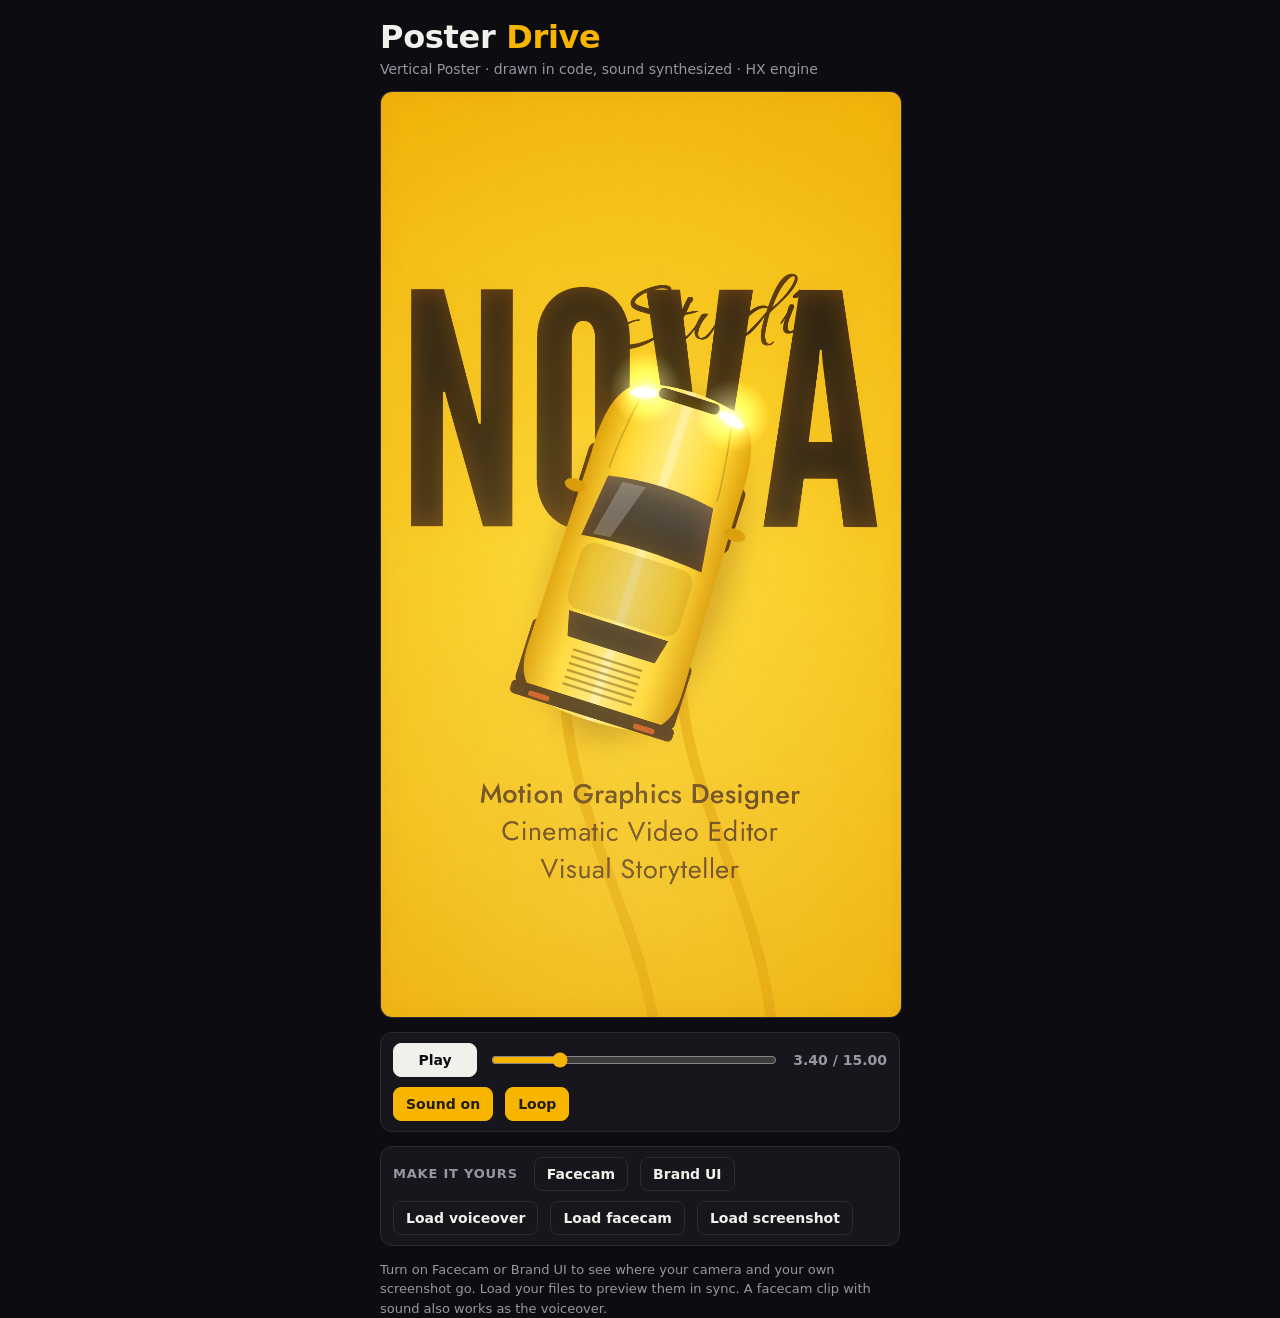
<file: styles/styles/05-poster-drive.html>
<!doctype html>
<html lang="en">
<meta charset="utf-8">
<meta name="viewport" content="width=device-width, initial-scale=1, viewport-fit=cover">
<title>Poster Drive</title>
<meta name="claude:viewport-fit-sides" content="cover">
<link rel="preconnect" href="https://fonts.googleapis.com">
<link rel="preconnect" href="https://fonts.gstatic.com" crossorigin>
<link rel="stylesheet" href="https://fonts.googleapis.com/css2?family=League+Gothic&family=Allura&family=Jost:wght@400;500;700&display=block">
<style>
/* Layout: a single-column studio player. Stage first, transport under it, then the "make it yours" media row. One dark look by choice. */
:root {
  color-scheme: dark;
  --bg: #0d0d11;
  --panel: #16161c;
  --ink: #f2f0eb;
  --dim: #9896a2;
  --line: #2b2a33;
  --accent: #f7b500;
  --on-accent: #231d10;
  --ui: system-ui, -apple-system, "Segoe UI", Roboto, sans-serif;
}
html, body { height: 100%; }
body { background: var(--bg); color: var(--ink); font-family: var(--ui); margin: 0; padding-left: max(16px, env(safe-area-inset-left, 0px)); padding-right: max(16px, env(safe-area-inset-right, 0px)); padding-block: 20px 28px; }
.wrap { max-width: 1180px; margin: 0 auto; display: grid; gap: 14px; }
.wrap.tall { max-width: 520px; }
.top { display: flex; flex-wrap: wrap; align-items: baseline; justify-content: space-between; gap: 6px 16px; }
.top h1 { margin: 0; font-size: clamp(22px, 3.4vw, 32px); line-height: 1.1; letter-spacing: -0.01em; }
.top h1 span { color: var(--accent); }
.meta { margin: 0; color: var(--dim); font-size: 14px; }
.stage { position: relative; width: 100%; max-width: 100%; background: #000; border-radius: 12px; overflow: hidden; border: 1px solid var(--line); }
.stage canvas { display: block; width: 100%; height: auto; }
.bar, .mine { display: flex; flex-wrap: wrap; align-items: center; gap: 10px 12px; background: var(--panel); border: 1px solid var(--line); border-radius: 12px; padding: 10px 12px; }
.mine .lab { font-size: 13px; font-weight: 700; letter-spacing: 0.06em; text-transform: uppercase; color: var(--dim); margin-right: 4px; }
button, label.btn { font: 600 14px var(--ui); color: var(--ink); background: transparent; border: 1px solid var(--line); border-radius: 8px; padding: 8px 12px; cursor: pointer; display: inline-flex; align-items: center; gap: 6px; }
button:hover, label.btn:hover { border-color: var(--dim); }
button:focus-visible, label.btn:focus-within, input[type=range]:focus-visible { outline: 2px solid var(--accent); outline-offset: 2px; }
button[aria-pressed="true"] { background: var(--accent); color: var(--on-accent); border-color: var(--accent); }
#play { min-width: 84px; justify-content: center; background: var(--ink); color: #0d0d11; border-color: var(--ink); }
#scrub { flex: 1 1 200px; min-width: 0; accent-color: var(--accent); }
#time { font: 600 14px var(--ui); font-variant-numeric: tabular-nums; color: var(--dim); min-width: 96px; text-align: right; }
.file { position: absolute; width: 1px; height: 1px; opacity: 0; }
.note { margin: 0; color: var(--dim); font-size: 13px; max-width: 75ch; line-height: 1.5; }
@media (prefers-reduced-motion: reduce) { * { scroll-behavior: auto; } }
</style>

<div class="wrap" id="wrap">
  <div class="top">
    <h1>Poster <span>Drive</span></h1>
    <p class="meta" id="meta">Vertical Poster · drawn in code, sound synthesized · HX engine</p>
  </div>
  <div class="stage"><canvas id="stage" width="1280" height="720" aria-label="Poster Drive animation"></canvas></div>
  <div class="bar">
    <button id="play" type="button">Play</button>
    <input id="scrub" type="range" min="0" max="20" step="0.01" value="0" aria-label="Scrub timeline">
    <span id="time">0.00 / 0.00</span>
    <button id="sound" type="button" aria-pressed="true">Sound on</button>
    <button id="loop" type="button" aria-pressed="true">Loop</button>
  </div>
  <div class="mine">
    <span class="lab">Make it yours</span>
    <button id="faceOn" type="button" aria-pressed="false">Facecam</button>
    <button id="shotOn" type="button" aria-pressed="false">Brand UI</button>
    <label class="btn" for="vofile">Load voiceover<input class="file" id="vofile" type="file" accept="audio/*"></label>
    <label class="btn" for="facefile">Load facecam<input class="file" id="facefile" type="file" accept="video/*"></label>
    <label class="btn" for="shotfile">Load screenshot<input class="file" id="shotfile" type="file" accept="image/*"></label>
  </div>
  <p class="note" id="note">Turn on Facecam or Brand UI to see where your camera and your own screenshot go. Load your files to preview them in sync. A facecam clip with sound also works as the voiceover.</p>
</div>

<script>
/* =====================================================================================================
   HX MOTION ENGINE v1.1  ·  Haris AI Style Library  ·  theharisai.com
   A small engine for code-drawn animated videos. Every frame is a pure function of time t.
   Sections:  1 HX (math, random, easing, text, shapes, finishing)   2 SND (synthesized sound + music)
              3 MEDIA (facecam + brand screenshot slots)             4 STAGE (scene compositor + transitions)
   A style only defines one STYLE object (see the STYLE block). The PLAYER block wires the page.
   Rule: never use Math.random. All randomness comes from HX.rand(seed) and HX.noise(seed).
   v1.1: render scale HX.R (1.5 = 1920x1080 from 1280x720 logic). Cached layers use HX.layer(w, h) and are drawn with
         HX.blit(c, L, x, y[, w, h]) so they stay sharp. New finishing fx: bloom, leak, bokeh, burst, ring, flare, drift.
   ===================================================================================================== */

// ----------------------------------------------- 1 · HX -----------------------------------------------
const HX = (() => {
  const cl = (v, lo = 0, hi = 1) => Math.min(hi, Math.max(lo, v));
  const mix = (a, b, u) => a + (b - a) * u;
  const prog = (t, a, b) => cl((t - a) / (b - a));
  const bell = (t, a, b) => Math.sin(Math.PI * prog(t, a, b));
  const fnv = (s) => { s = String(s); let h = 2166136261 >>> 0; for (let i = 0; i < s.length; i++) { h ^= s.charCodeAt(i); h = Math.imul(h, 16777619); } return h >>> 0; };
  // sfc32 generator seeded from any string or number
  const rand = (seed) => {
    let a = fnv('a' + seed), b = fnv('b' + seed), c = fnv('c' + seed), d = 1;
    const f = () => { a >>>= 0; b >>>= 0; c >>>= 0; d >>>= 0; let t = (a + b) | 0; a = b ^ (b >>> 9); b = (c + (c << 3)) | 0; c = (c << 21) | (c >>> 11); d = (d + 1) | 0; t = (t + d) | 0; c = (c + t) | 0; return (t >>> 0) / 4294967296; };
    for (let i = 0; i < 12; i++) f();
    f.range = (lo, hi) => lo + f() * (hi - lo); f.pick = (arr) => arr[Math.floor(f() * arr.length)]; f.sign = () => (f() < 0.5 ? -1 : 1);
    return f;
  };
  // smooth 2D value noise in -1..1, quintic fade
  const fade = (u) => u * u * u * (u * (u * 6 - 15) + 10);
  const lattice = (x, y, s) => { let h = Math.imul(x | 0, 374761393) ^ Math.imul(y | 0, 668265263) ^ s; h = Math.imul(h ^ (h >>> 13), 1274126177); return ((h ^ (h >>> 16)) >>> 0) / 4294967296; };
  const noise = (seed = 0) => { const s = fnv('n' + seed); return (x, y = 0) => { const xi = Math.floor(x), yi = Math.floor(y), u = fade(x - xi), v = fade(y - yi); return mix(mix(lattice(xi, yi, s), lattice(xi + 1, yi, s), u), mix(lattice(xi, yi + 1, s), lattice(xi + 1, yi + 1, s), u), v) * 2 - 1; }; };
  const E = {
    lin: (u) => u,
    sine: (u) => 0.5 - 0.5 * Math.cos(Math.PI * u),
    out2: (u) => 1 - (1 - u) * (1 - u),
    out3: (u) => 1 - Math.pow(1 - u, 3),
    in3: (u) => u * u * u,
    io3: (u) => (u < 0.5 ? 4 * u * u * u : 1 - Math.pow(2 - 2 * u, 3) / 2),
    out5: (u) => 1 - Math.pow(1 - u, 5),
    expo: (u) => (u >= 1 ? 1 : 1 - Math.pow(2, -11 * u)),
    ioExpo: (u) => (u <= 0 ? 0 : u >= 1 ? 1 : u < 0.5 ? Math.pow(2, 20 * u - 10) / 2 : (2 - Math.pow(2, -20 * u + 10)) / 2),
    over: (u, k = 1.8) => { if (u <= 0) return 0; if (u >= 1) return 1; const v = u - 1; return 1 + v * v * ((k + 1) * v + k); },
    spring: (u, f = 12, d = 5.5) => (u <= 0 ? 0 : u >= 1 ? 1 : 1 - Math.exp(-d * u) * Math.cos(f * u)),
    bounce: (u) => { const n = 7.5625, k = 2.75; if (u < 1 / k) return n * u * u; if (u < 2 / k) return n * (u -= 1.5 / k) * u + 0.75; if (u < 2.5 / k) return n * (u -= 2.25 / k) * u + 0.9375; return n * (u -= 2.625 / k) * u + 0.984375; },
  };
  // ez(t, start, end, 'name', extra) = eased progress of t through [start, end]
  const ez = (t, a, b, name = 'out3', k) => E[name](prog(t, a, b), k);
  const canvas = (w, h) => { const c = document.createElement('canvas'); c.width = Math.max(1, Math.round(w)); c.height = Math.max(1, Math.round(h)); return c; };
  // a cached layer in logical units, stored at render scale R so it stays sharp at 1080p
  const layer = (w, h) => { const R = API.R, c = canvas(w * R, h * R); c.lw = w; c.lh = h; c.getContext('2d').setTransform(R, 0, 0, R, 0, 0); return c; };
  const blit = (c, L, x, y, w, h) => c.drawImage(L, x, y, w == null ? (L.lw || L.width) : w, h == null ? (L.lh || L.height) : h);
  // source rect in logical units
  const blitPart = (c, L, sx, sy, sw, sh, dx, dy, dw, dh) => { const k = L.lw ? L.width / L.lw : 1; c.drawImage(L, sx * k, sy * k, sw * k, sh * k, dx, dy, dw, dh); };
  const base = (c) => c.setTransform(API.R, 0, 0, API.R, 0, 0);
  // keyframes: key([[t, v], [t, v, 'ease'], ...])(t)
  const key = (pts) => (t) => {
    if (t <= pts[0][0]) return pts[0][1];
    for (let i = 1; i < pts.length; i++) if (t <= pts[i][0]) { const [t0, v0] = pts[i - 1], [t1, v1, e] = pts[i]; return mix(v0, v1, E[e || 'io3'](prog(t, t0, t1))); }
    return pts[pts.length - 1][1];
  };
  // camera kicks: list of { t, a (amount), k (decay) }
  const kick = (t, list, decay = 4) => { let z = 0; for (const q of list) { const d = t - q.t; if (d < 0) continue; z += q.a * (d < 0.05 ? d / 0.05 : Math.exp(-(d - 0.05) * (q.k || decay))); } return z; };
  const NS = noise('shake');
  const shake = (t, list) => { let x = 0, y = 0, r = 0; for (const q of list) { const d = t - q.t; if (d < 0 || d > 1.3) continue; const e = q.a * Math.exp(-d * (q.k || 7)); x += e * NS(t * 31, 1); y += e * NS(t * 29, 7); r += e * 0.0016 * NS(t * 23, 13); } return { x, y, r }; };
  // camera: zoom z and offset around a focus point
  const cam = (c, W, H, o) => { c.translate(W / 2 + (o.x || 0), H / 2 + (o.y || 0)); if (o.r) c.rotate(o.r); c.scale(o.z || 1, o.z || 1); c.translate(-(o.fx == null ? W / 2 : o.fx), -(o.fy == null ? H / 2 : o.fy)); };
  const path = {
    rr: (c, x, y, w, h, r) => { c.beginPath(); c.roundRect(x, y, w, h, r); },
    poly: (c, pts) => { c.beginPath(); pts.forEach(([x, y], i) => (i ? c.lineTo(x, y) : c.moveTo(x, y))); c.closePath(); },
    ngon: (c, cx, cy, r, n, rot = 0) => { c.beginPath(); for (let i = 0; i < n; i++) { const a = rot + (i / n) * Math.PI * 2; i ? c.lineTo(cx + Math.cos(a) * r, cy + Math.sin(a) * r) : c.moveTo(cx + Math.cos(a) * r, cy + Math.sin(a) * r); } c.closePath(); },
    star: (c, cx, cy, ro, ri, n, rot = -Math.PI / 2) => { c.beginPath(); for (let i = 0; i < n * 2; i++) { const a = rot + (i * Math.PI) / n, r = i % 2 ? ri : ro; i ? c.lineTo(cx + Math.cos(a) * r, cy + Math.sin(a) * r) : c.moveTo(cx + Math.cos(a) * r, cy + Math.sin(a) * r); } c.closePath(); },
  };
  const txt = {
    font: (weight, px, family) => `${weight} ${px}px ${family}`,
    width: (c, s, font, track = 0) => { c.font = font; c.letterSpacing = track + 'px'; const w = c.measureText(s).width; c.letterSpacing = '0px'; return w; },
    // draw text with options { font, fill, stroke, lw, align, base, track, alpha }
    draw: (c, s, x, y, o) => {
      c.save(); c.font = o.font; c.letterSpacing = (o.track || 0) + 'px'; c.textAlign = o.align || 'center'; c.textBaseline = o.base || 'middle';
      if (o.alpha != null) c.globalAlpha *= o.alpha;
      if (o.stroke) { c.lineJoin = 'round'; c.lineWidth = o.lw || 4; c.strokeStyle = o.stroke; c.strokeText(s, x, y); }
      if (o.fill) { c.fillStyle = o.fill; c.fillText(s, x, y); }
      c.restore();
    },
    // largest px (up to max) at which s fits width w
    fit: (c, s, w, max, weight, family, track = 0) => { const at = txt.width(c, s, `${weight} 100px ${family}`, track * 1); return Math.min(max, Math.floor((100 * w) / Math.max(1, at))); },
    // per-letter layout: returns [{ ch, x (center offset from the word's left edge), w }] and total width
    letters: (c, s, font, track = 0) => { c.font = font; c.letterSpacing = '0px'; let x = 0; const out = []; for (const ch of s) { const w = c.measureText(ch).width; out.push({ ch, x: x + w / 2, w }); x += w + track; } c.letterSpacing = '0px'; return { list: out, w: x - track }; },
    wrap: (c, s, font, maxW) => { c.font = font; const out = []; let line = ''; for (const w of s.split(' ')) { const test = line ? line + ' ' + w : w; if (c.measureText(test).width > maxW && line) { out.push(line); line = w; } else line = test; } if (line) out.push(line); return out; },
  };
  let GR = null; const SM = {}; let SOFT = null;
  const small = (k, w, h) => { const c = SM[k]; if (c && c.width === w && c.height === h) return c; return (SM[k] = canvas(w, h)); };
  // soft round sprite (white), used for bokeh, glows and particles
  const soft = () => { if (SOFT) return SOFT; SOFT = canvas(128, 128); const x = SOFT.getContext('2d'), g = x.createRadialGradient(64, 64, 0, 64, 64, 64); g.addColorStop(0, 'rgba(255,255,255,1)'); g.addColorStop(0.35, 'rgba(255,255,255,0.55)'); g.addColorStop(1, 'rgba(255,255,255,0)'); x.fillStyle = g; x.fillRect(0, 0, 128, 128); return SOFT; };
  const TINT = new Map();
  const tinted = (col) => { if (TINT.has(col)) return TINT.get(col); const L = canvas(128, 128), x = L.getContext('2d'); x.drawImage(soft(), 0, 0); x.globalCompositeOperation = 'source-in'; x.fillStyle = col; x.fillRect(0, 0, 128, 128); TINT.set(col, L); return L; };
  const fx = {
    // film or print grain, stepped at fps
    grain: (c, t, W, H, alpha = 0.06, fps = 12, mode = 'overlay') => {
      if (!GR) { GR = []; for (let g = 0; g < 3; g++) { const L = canvas(256, 256), x = L.getContext('2d'), img = x.createImageData(256, 256), r = rand('grain' + g); for (let i = 0; i < img.data.length; i += 4) { const v = 128 + (r() + r() - 1) * 115; img.data[i] = img.data[i + 1] = img.data[i + 2] = v; img.data[i + 3] = 255; } x.putImageData(img, 0, 0); GR.push(L); } }
      const f = Math.floor(t * fps), r = rand('gs' + f), pat = c.createPattern(GR[f % 3], 'repeat');
      pat.setTransform(new DOMMatrix().scaleSelf(1 / API.R).translateSelf(-r() * 256, -r() * 256));
      c.save(); base(c); c.globalAlpha = alpha; c.globalCompositeOperation = mode; c.fillStyle = pat; c.fillRect(0, 0, W, H); c.restore();
    },
    vignette: (c, W, H, strength = 0.35, color = '0,0,0') => {
      const g = c.createRadialGradient(W / 2, H / 2, Math.min(W, H) * 0.35, W / 2, H / 2, Math.hypot(W, H) * 0.6);
      g.addColorStop(0, `rgba(${color},0)`); g.addColorStop(1, `rgba(${color},${strength})`);
      c.save(); base(c); c.fillStyle = g; c.fillRect(0, 0, W, H); c.restore();
    },
    flash: (c, t, W, H, list) => { for (const f of list) { const d = t - f.t; if (d < 0 || d > 0.45) continue; c.save(); base(c); c.fillStyle = `rgba(${f.col || '255,255,255'},${f.a * Math.exp(-d * 10)})`; c.fillRect(0, 0, W, H); c.restore(); } },
    // bloom: bright parts glow. o = { strength, radius, lift (how much midtones glow, 0..1), mode }
    bloom: (c, o = {}) => {
      const cv = c.canvas, st = o.strength == null ? 0.55 : o.strength, rad = o.radius || 16, lift = o.lift == null ? 0.35 : o.lift;
      const w1 = Math.max(8, Math.round(cv.width / 4)), h1 = Math.max(8, Math.round(cv.height / 4)), A = small('b1', w1, h1), a = A.getContext('2d');
      const thr = `brightness(${0.55 + lift * 0.5}) contrast(${2.6 - lift * 1.4}) saturate(1.25)`;
      a.setTransform(1, 0, 0, 1, 0, 0); a.globalCompositeOperation = 'copy'; a.filter = `${thr} blur(${(rad / 4) * (cv.width / 1280)}px)`; a.drawImage(cv, 0, 0, w1, h1); a.filter = 'none';
      const w2 = Math.max(4, w1 >> 1), h2 = Math.max(4, h1 >> 1), B = small('b2', w2, h2), b = B.getContext('2d');
      b.setTransform(1, 0, 0, 1, 0, 0); b.globalCompositeOperation = 'copy'; b.filter = `blur(${(rad / 6) * (cv.width / 1280)}px)`; b.drawImage(A, 0, 0, w2, h2); b.filter = 'none';
      c.save(); c.setTransform(1, 0, 0, 1, 0, 0); c.globalCompositeOperation = o.mode || 'screen'; c.globalAlpha = st; c.drawImage(A, 0, 0, cv.width, cv.height); c.globalAlpha = st * 0.8; c.drawImage(B, 0, 0, cv.width, cv.height); c.restore();
    },
    // drifting colored light leaks. cols: ['255,120,80', ...]
    leak: (c, t, W, H, cols, a = 0.25, seed = 'leak') => {
      const N = noise(seed); c.save(); base(c); c.globalCompositeOperation = 'screen';
      cols.forEach((col, i) => { const x = W * (0.5 + 0.55 * N(t * 0.12 + i * 3.1, 1)), y = H * (0.5 + 0.55 * N(t * 0.1 + i * 5.7, 2)), R = Math.max(W, H) * (0.45 + 0.15 * N(t * 0.2, i)); const g = c.createRadialGradient(x, y, 0, x, y, R); g.addColorStop(0, `rgba(${col},${a})`); g.addColorStop(1, `rgba(${col},0)`); c.fillStyle = g; c.fillRect(0, 0, W, H); });
      c.restore();
    },
    // floating out-of-focus particles for depth. o = { n, col, min, max, speed, alpha, seed, mode }
    bokeh: (c, t, W, H, o = {}) => {
      const r = rand(o.seed || 'bk'), L = tinted(o.col || '#ffffff'), n = o.n || 24; c.save(); c.globalCompositeOperation = o.mode || 'screen';
      for (let i = 0; i < n; i++) { const s = r.range(o.min || 10, o.max || 60), sp = r.range(0.3, 1) * (o.speed || 14), x0 = r.range(-60, W + 60), y = ((r.range(0, H + 200) - t * sp) % (H + 200) + H + 200) % (H + 200) - 100, x = x0 + Math.sin(t * 0.4 + i) * 14, tw = 0.55 + 0.45 * Math.sin(t * r.range(0.5, 1.5) + i);
        c.globalAlpha = (o.alpha == null ? 0.35 : o.alpha) * tw; c.drawImage(L, x - s, y - s, s * 2, s * 2); }
      c.restore();
    },
    // particle burst at hit time t0 from (x, y). Pure function of t.
    // o = { n, seed, cols, speed, spread (radians), dir, gravity, drag, life, size, kind: 'spark' | 'dot' | 'confetti' | 'glow' }
    burst: (c, t, t0, x, y, o = {}) => {
      const d = t - t0, life = o.life || 0.9; if (d < 0 || d > life * 1.4) return;
      const r = rand((o.seed || 'p') + t0), n = o.n || 26, cols = o.cols || ['#ffffff'], g = o.gravity == null ? 600 : o.gravity, k = o.drag == null ? 2.6 : o.drag, kind = o.kind || 'spark';
      c.save(); c.globalCompositeOperation = o.mode || (kind === 'confetti' ? 'source-over' : 'lighter'); c.lineCap = 'round';
      for (let i = 0; i < n; i++) {
        const a = (o.dir || 0) + (r() - 0.5) * (o.spread == null ? Math.PI * 2 : o.spread), v = (o.speed || 700) * r.range(0.35, 1), li = life * r.range(0.6, 1.2), col = cols[i % cols.length], sz = (o.size || 4) * r.range(0.5, 1.3), rot0 = r() * 7;
        if (d > li) continue; const e = (1 - Math.exp(-k * d)) / k, px = x + Math.cos(a) * v * e, py = y + Math.sin(a) * v * e + 0.5 * g * d * d * 0.6, fade = 1 - d / li;
        const vx = Math.cos(a) * v * Math.exp(-k * d), vy = Math.sin(a) * v * Math.exp(-k * d) + g * d * 0.6;
        c.globalAlpha = fade;
        if (kind === 'spark') { const L = Math.min(60, Math.hypot(vx, vy) * 0.035) + sz; const m = Math.hypot(vx, vy) || 1; c.strokeStyle = col; c.lineWidth = sz * 0.7; c.beginPath(); c.moveTo(px, py); c.lineTo(px - (vx / m) * L, py - (vy / m) * L); c.stroke(); }
        else if (kind === 'confetti') { c.fillStyle = col; c.save(); c.translate(px, py); c.rotate(rot0 + d * 9 * (i % 2 ? 1 : -1)); c.scale(1, Math.cos(d * 12 + i)); c.fillRect(-sz, -sz * 0.5, sz * 2, sz); c.restore(); }
        else if (kind === 'glow') { c.drawImage(tinted(col), px - sz * 4, py - sz * 4, sz * 8, sz * 8); }
        else { c.fillStyle = col; c.beginPath(); c.arc(px, py, sz * (0.5 + 0.5 * fade), 0, 7); c.fill(); }
      }
      c.restore();
    },
    // expanding shockwave ring
    ring: (c, t, t0, x, y, o = {}) => { const d = t - t0, dur = o.dur || 0.6; if (d < 0 || d > dur) return; const u = E.out3(d / dur); c.save(); c.globalAlpha = (1 - u) * (o.a == null ? 0.8 : o.a); c.strokeStyle = o.col || '#fff'; c.lineWidth = (o.lw || 6) * (1 - u * 0.7); c.beginPath(); c.ellipse(x, y, mix(o.r0 || 20, o.r1 || 300, u), mix(o.r0 || 20, o.r1 || 300, u) * (o.squash || 1), 0, 0, 7); c.stroke(); c.restore(); },
    // anamorphic lens flare
    flare: (c, x, y, s, a, col = '255,220,170') => { if (a <= 0.01) return; c.save(); c.globalCompositeOperation = 'lighter'; c.globalAlpha = a; c.drawImage(tinted(`rgb(${col})`), x - s, y - s, s * 2, s * 2); c.globalAlpha = a * 0.8; c.drawImage(tinted(`rgb(${col})`), x - s * 6, y - s * 0.08, s * 12, s * 0.16); c.globalAlpha = a * 0.9; c.drawImage(tinted('#ffffff'), x - s * 0.35, y - s * 0.35, s * 0.7, s * 0.7); c.restore(); },
    // soft glow sprite
    glow: (c, x, y, r, col, a = 1) => { if (a <= 0.01) return; c.save(); c.globalCompositeOperation = 'lighter'; c.globalAlpha = a; c.drawImage(tinted(col), x - r, y - r, r * 2, r * 2); c.restore(); },
    // soft shadow under an object (cached sprite, no per-frame blur)
    shadow: (c, x, y, rx, ry, a = 0.35, col = '#000000') => { c.save(); c.globalAlpha = a; c.drawImage(tinted(col), x - rx, y - ry, rx * 2, ry * 2); c.restore(); },
  };
  // gentle handheld float for cameras
  const ND = noise('drift');
  const drift = (t, amt = 1) => ({ x: ND(t * 0.35, 1) * 6 * amt, y: ND(t * 0.3, 5) * 4 * amt, r: ND(t * 0.25, 9) * 0.0025 * amt });
  const API = { R: 1, cl, mix, prog, bell, fnv, rand, noise, E, ez, canvas, layer, blit, blitPart, base, key, kick, shake, cam, drift, path, txt, fx };
  return API;
})();

// ----------------------------------------------- 2 · SND ----------------------------------------------
// Plain Web Audio, no files. rig(ac) returns a kit k: k.play(name, t, opts), k.tone, k.noise, k.beat, k.drone, k.duck.
// Voiceover mode (opts.vo) keeps music low and plays sounds marked soft at half level.
const SND = (() => {
  const NOTE = { C: 0, D: 2, E: 4, F: 5, G: 7, A: 9, B: 11 };
  const freq = (n) => { if (typeof n === 'number') return n; const m = /^([A-G])([#b]?)(-?\d)$/.exec(n); const midi = NOTE[m[1]] + (m[2] === '#' ? 1 : m[2] === 'b' ? -1 : 0) + (+m[3] + 1) * 12; return 440 * Math.pow(2, (midi - 69) / 12); };

  function rig(ac, o = {}) {
    const VO = !!o.vo, from = o.from || 0, base = ac.currentTime + (o.lead || 0), SR = ac.sampleRate;
    const T = (t) => base + (t - from);
    const dead = (t, d) => T(t) + d < ac.currentTime || (t < from - 0.01 && d < 1.5);
    const lim = ac.createDynamicsCompressor(); lim.threshold.value = -10; lim.knee.value = 4; lim.ratio.value = 8; lim.attack.value = 0.002; lim.release.value = 0.18;
    const out = ac.createGain(); out.gain.value = o.level == null ? 0.9 : o.level; lim.connect(out); out.connect(o.dest || ac.destination);
    const bus = {}; [['sfx', VO ? 0.7 : 0.92], ['mus', VO ? 0.26 : 0.55], ['air', 0.4]].forEach(([k, g]) => { const n = ac.createGain(); n.gain.value = g; n.connect(lim); bus[k] = n; });
    const duckNode = ac.createGain(); duckNode.connect(bus.mus); const ducks = [];
    // small generated room
    const room = ac.createConvolver();
    { const len = Math.floor(SR * 1.3), b = ac.createBuffer(2, len, SR); for (let ch = 0; ch < 2; ch++) { const r = HX.rand('room' + ch), d = b.getChannelData(ch); let lp = 0; for (let i = 0; i < len; i++) { lp = lp * 0.55 + (r() * 2 - 1) * 0.45; d[i] = lp * Math.exp((-i / len) * 5.5); } } room.buffer = b; }
    const roomIn = ac.createGain(); roomIn.gain.value = 0.7; roomIn.connect(room); room.connect(lim);
    const NZ = {};
    { const len = SR * 2; for (const kind of ['white', 'pink', 'brown']) { const b = ac.createBuffer(1, len, SR), d = b.getChannelData(0), r = HX.rand('nz' + kind); let p0 = 0, p1 = 0, p2 = 0, br = 0;
      for (let i = 0; i < len; i++) { const w = r() * 2 - 1; if (kind === 'white') d[i] = w * 0.8; else if (kind === 'pink') { p0 = 0.997 * p0 + 0.03 * w; p1 = 0.985 * p1 + 0.06 * w; p2 = 0.95 * p2 + 0.15 * w; d[i] = (p0 + p1 + p2 + 0.1 * w) * 0.9; } else { br = (br + 0.025 * w) / 1.025; d[i] = br * 3.2; } }
      NZ[kind] = b; } }
    const curve = (param, v, t) => { if (!Array.isArray(v)) { param.setValueAtTime(v, t); return; } param.setValueAtTime(v[0][1], t + v[0][0]); for (let i = 1; i < v.length; i++) param.exponentialRampToValueAtTime(Math.max(0.0001, v[i][1]), t + v[i][0]); };
    const amp = (g, t, p, d, peak) => { const a = Math.min(p.a == null ? 0.003 : p.a, d * 0.8), h = Math.min(p.h || 0, d - a); g.gain.setValueAtTime(0, t); g.gain.linearRampToValueAtTime(peak, t + a); if (h > 0) g.gain.setValueAtTime(peak, t + a + h); g.gain.exponentialRampToValueAtTime(0.0001, t + d); g.gain.setValueAtTime(0, t + d + 0.002); };
    const level = (p, def) => (p.g == null ? def : p.g) * (VO && p.soft ? 0.5 : 1);
    function send(node, p, t, d) {
      const pan = ac.createStereoPanner();
      if (Array.isArray(p.pan)) { pan.pan.setValueAtTime(p.pan[0], t); pan.pan.linearRampToValueAtTime(p.pan[1], t + d); } else pan.pan.value = HX.cl(p.pan || 0, -1, 1);
      node.connect(pan); pan.connect(p.bus === 'mus' ? duckNode : bus[p.bus || 'sfx']);
      if (p.rv) { const s = ac.createGain(); s.gain.value = p.rv; pan.connect(s); s.connect(roomIn); }
    }
    function filt(p, t) { if (!p.f) return null; const f = ac.createBiquadFilter(); f.type = p.f; f.Q.value = p.q == null ? 0.8 : p.q; curve(f.frequency, p.fc == null ? 1500 : p.fc, t); return f; }
    // oscillator voice. hz: note, number or [[dt, hz], ...]
    function tone(time, p) {
      const d = p.d || 0.2; if (dead(time, d)) return; const t = T(time);
      const osc = ac.createOscillator(); osc.type = p.w || 'sine'; if (p.det) osc.detune.value = p.det;
      curve(osc.frequency, Array.isArray(p.hz) ? p.hz.map(([dt, v]) => [dt, freq(v)]) : freq(p.hz || 440), t);
      const g = ac.createGain(); amp(g, t, p, d, level(p, 0.25)); const f = filt(p, t);
      if (f) { osc.connect(f); f.connect(g); } else osc.connect(g);
      send(g, p, t, d); osc.start(t); osc.stop(t + d + 0.05);
    }
    // noise voice. c: 'white' | 'pink' | 'brown'
    function noiseV(time, p) {
      const d = p.d || 0.2; if (dead(time, d)) return; const t = T(time);
      const src = ac.createBufferSource(); src.buffer = NZ[p.c || 'white']; src.loop = true;
      const g = ac.createGain(); amp(g, t, p, d, level(p, 0.25)); const f = filt(p, t);
      if (f) { src.connect(f); f.connect(g); } else src.connect(g);
      send(g, p, t, d); src.start(t, HX.rand('o' + time)() * 1.5); src.stop(t + d + 0.05);
    }
    const duck = (t, depth = 0.55, hold = 0.25) => ducks.push([t, depth, hold]);

    // ---------- named sounds ----------
    const FX = {
      hit: (t, q) => { tone(t, { hz: [[0, 180], [0.1, 55]], d: 0.22, g: 0.45 * q.g, pan: q.pan, soft: q.soft }); noiseV(t, { d: 0.06, f: 'bandpass', fc: 1800, q: 0.7, g: 0.25 * q.g, pan: q.pan, soft: q.soft }); noiseV(t, { d: 0.015, f: 'highpass', fc: 6000, g: 0.1 * q.g, pan: q.pan, soft: q.soft }); },
      boom: (t, q) => { tone(t, { hz: [[0, 110], [0.07, 55], [1.4, 36]], d: 1.5, g: 0.65 * q.g, a: 0.004, h: 0.1 }); noiseV(t, { c: 'brown', d: 0.7, f: 'lowpass', fc: [[0, 700], [0.6, 80]], g: 0.3 * q.g, rv: 0.25 }); duck(t, 0.7, 0.3); },
      pop: (t, q) => { const f0 = q.hz || 700; tone(t, { hz: [[0, f0 * 2], [0.04, f0]], d: 0.09, g: 0.2 * q.g, pan: q.pan, soft: q.soft }); noiseV(t, { d: 0.008, f: 'highpass', fc: 5000, g: 0.07 * q.g, pan: q.pan, soft: q.soft }); },
      swish: (t, q) => { const d = q.d || 0.4, dir = q.dir || 1; noiseV(t, { c: 'pink', d, f: 'bandpass', fc: [[0, 300], [d * 0.6, q.top || 3000], [d, 600]], q: 0.9, g: 0.45 * q.g, a: d * 0.6, pan: [-0.6 * dir, 0.6 * dir], rv: 0.1, soft: q.soft }); },
      rise: (t, q) => { const d = q.d || 1; noiseV(t, { c: 'pink', d, f: 'bandpass', fc: [[0, 400], [d, 6000]], q: 1.4, g: 0.28 * q.g, a: d * 0.95, rv: 0.25, soft: q.soft }); tone(t, { w: 'triangle', hz: [[0, 220], [d, 880]], d, g: 0.05 * q.g, a: d * 0.9, soft: q.soft }); },
      tick: (t, q) => noiseV(t, { d: 0.014, f: 'bandpass', fc: q.hz || 4200, q: 4, g: 0.3 * q.g, pan: q.pan, soft: q.soft }),
      click: (t, q) => { noiseV(t, { d: 0.01, f: 'bandpass', fc: 3000, q: 2, g: 0.32 * q.g, pan: q.pan }); noiseV(t + 0.04, { d: 0.008, f: 'bandpass', fc: 2200, q: 2, g: 0.2 * q.g, pan: q.pan }); },
      chime: (t, q) => (q.notes || ['E6', 'B6']).forEach((n, i) => tone(t + i * 0.09, { hz: n, d: 0.8, g: 0.12 * q.g, a: 0.003, rv: 0.35, pan: q.pan, soft: q.soft })),
      sparkle: (t, q) => { const r = HX.rand('sp' + t); for (let i = 0; i < 6; i++) tone(t + i * 0.045, { hz: 2000 + r() * 3000, d: 0.3, g: 0.028 * q.g, a: 0.002, rv: 0.45, pan: r() * 1.4 - 0.7 }); },
      glitch: (t, q) => { const r = HX.rand('gl' + t); for (let i = 0; i < 8; i++) tone(t + i * 0.022, { w: 'square', hz: 200 + r() * 1800, d: 0.02, g: 0.06 * q.g, a: 0.001, h: 0.012, pan: r() * 1.2 - 0.6 }); noiseV(t, { d: 0.18, f: 'bandpass', fc: [[0, 3500], [0.18, 800]], g: 0.16 * q.g }); },
      keys: (t, q) => { const r = HX.rand('k' + t), end = t + (q.d || 0.4); for (let x = t; x < end; x += 0.05 + r() * 0.04) noiseV(x, { d: 0.012, f: 'bandpass', fc: 3000 + r() * 1000, q: 3, g: 0.18 * q.g, pan: q.pan, soft: true }); },
      stamp: (t, q) => { tone(t, { hz: [[0, 150], [0.16, 45]], d: 0.26, g: 0.55 * q.g, pan: q.pan }); noiseV(t, { d: 0.05, f: 'bandpass', fc: 1200, q: 1, g: 0.35 * q.g, pan: q.pan }); },
      blip: (t, q) => tone(t, { w: 'triangle', hz: [[0, q.hz || 1200], [0.06, (q.hz || 1200) * 1.5]], d: 0.08, g: 0.1 * q.g, pan: q.pan, soft: q.soft }),
      snap: (t, q) => noiseV(t, { d: 0.05, f: 'bandpass', fc: 2400, q: 1.5, g: 0.4 * q.g, pan: q.pan, rv: 0.2, soft: q.soft }),
      shimmer: (t, q) => ['C6', 'E6', 'G6', 'C7', 'E7'].forEach((n, i) => tone(t + i * 0.04, { hz: n, d: 0.7, g: 0.04 * q.g, rv: 0.5, pan: i % 2 ? 0.3 : -0.3 })),
      swell: (t, q) => { const d = q.d || 1.2; noiseV(t, { d, f: 'highpass', fc: [[0, 2000], [d, 9000]], g: 0.12 * q.g, a: d * 0.97, rv: 0.3, soft: q.soft }); },
      bell: (t, q) => { const f0 = SND.freq(q.hz || 'A5'); tone(t, { hz: f0, d: 1.5, g: 0.11 * q.g, rv: 0.5, pan: q.pan }); tone(t, { hz: f0 * 2.76, d: 0.6, g: 0.03 * q.g, rv: 0.5, pan: q.pan }); },
      thump: (t, q) => tone(t, { hz: [[0, 90], [0.12, 40]], d: 0.25, g: 0.5 * q.g, pan: q.pan, soft: q.soft }),
    };
    const play = (name, t, opts = {}) => { const f = FX[name]; if (!f) throw new Error('No sound named ' + name); f(t, Object.assign({}, opts, { g: opts.gain == null ? 1 : opts.gain })); };

    // ---------- music ----------
    const GENRE = {
      pop: { bpm: 120, kick: [0, 4, 8, 12], snare: [4, 12], hat: '8th', bass: [0, 3, 6, 8, 11, 14], arp: true },
      chill: { bpm: 84, kick: [0, 7, 10], snare: [4, 12], hat: 'swing', bass: [0, 10], pad: true },
      tech: { bpm: 124, kick: [0, 4, 8, 12], clap: [4, 12], hat: '16th', bass16: true },
      lux: { bpm: 72, kick: [0], hat: null, pluck: true, pad: true },
      dark: { bpm: 90, kick: [0, 9], snare: [8], hat: 'sparse', pad: true, bass: [0] },
    };
    // beat(t0, t1, { style, bpm, gain, chords: [[root, [notes]], ...] })
    function beat(t0, t1, p = {}) {
      const G = GENRE[p.style || 'pop'], bpm = p.bpm || G.bpm, st = 60 / bpm / 4, bar = st * 16, g = p.gain == null ? 1 : p.gain;
      const chords = p.chords || [['A2', ['A3', 'C4', 'E4']], ['F2', ['F3', 'A3', 'C4']], ['C3', ['C4', 'E4', 'G4']], ['G2', ['G3', 'B3', 'D4']]];
      let bi = 0;
      for (let tb = t0; tb < t1 - 0.05; tb += bar, bi++) {
        const [root, chord] = chords[bi % chords.length], left = Math.min(bar, t1 - tb), rf = freq(root);
        if (G.pad) chord.forEach((n, i) => tone(tb, { w: 'sawtooth', hz: n, d: left + 0.3, g: 0.016 * g, a: 0.4, h: Math.max(0, left - 0.7), f: 'lowpass', fc: 900, pan: (i - 1) * 0.4, rv: 0.4, bus: 'mus', det: (i - 1) * 7 }));
        for (let s = 0; s < 16; s++) {
          const ts = tb + s * st; if (ts >= t1 - 0.02) break;
          if (G.kick && G.kick.includes(s)) tone(ts, { hz: [[0, 140], [0.08, 48]], d: 0.3, g: 0.55 * g, bus: 'mus' });
          if (G.snare && G.snare.includes(s)) { noiseV(ts, { d: 0.17, f: 'bandpass', fc: 1900, q: 0.7, g: 0.24 * g, rv: 0.3, bus: 'mus' }); tone(ts, { hz: [[0, 240], [0.05, 180]], d: 0.08, g: 0.1 * g, bus: 'mus' }); }
          if (G.clap && G.clap.includes(s)) [0, 0.012, 0.024].forEach((o2) => noiseV(ts + o2, { d: 0.06, f: 'bandpass', fc: 1400, q: 1.2, g: 0.15 * g, rv: 0.25, bus: 'mus' }));
          if (G.hat) {
            const on = G.hat === '16th' || (G.hat === '8th' && s % 2 === 0) || (G.hat === 'swing' && s % 2 === 0) || (G.hat === 'sparse' && s % 4 === 2);
            const off = G.hat === 'swing' && s % 4 === 2 ? st * 0.33 : 0;
            if (on) noiseV(ts + off, { d: s % 4 === 2 ? 0.07 : 0.03, f: 'highpass', fc: 8000, g: (s % 4 === 2 ? 0.055 : 0.035) * g, bus: 'mus' });
          }
          if (G.bass && G.bass.includes(s)) tone(ts, { w: 'triangle', hz: rf, d: st * 2.5, g: 0.2 * g, a: 0.005, h: st, f: 'lowpass', fc: 420, bus: 'mus' });
          if (G.bass16) tone(ts, { w: 'sawtooth', hz: s % 4 === 2 ? rf * 2 : rf, d: st * 0.9, g: 0.07 * g, f: 'lowpass', fc: [[0, 1600], [st * 0.8, 300]], bus: 'mus' });
          if (G.arp && s % 2 === 1) tone(ts, { w: 'square', hz: freq(chord[(s >> 1) % 3]) * 2, d: st * 0.8, g: 0.022 * g, f: 'lowpass', fc: 2400, rv: 0.2, pan: ((s >> 1) % 3 - 1) * 0.3, bus: 'mus' });
          if (G.pluck && [0, 3, 6, 10, 12].includes(s)) tone(ts, { w: 'triangle', hz: freq(chord[s % 3]) * 2, d: 0.9, g: 0.06 * g, rv: 0.5, pan: (s % 3 - 1) * 0.3, bus: 'mus' });
        }
      }
    }
    function drone(t0, t1, p = {}) { const d = t1 - t0, g = p.gain == null ? 1 : p.gain; tone(t0, { hz: p.note || 'A1', d, g: 0.1 * g, a: d * 0.4, h: d * 0.3, bus: 'mus' }); noiseV(t0, { c: 'pink', d, f: 'lowpass', fc: 600, g: 0.04 * g, a: d * 0.5, h: d * 0.2, bus: 'air' }); }
    function finish() { ducks.sort((a, b) => a[0] - b[0]); for (const [t, depth, hold] of ducks) { const s = T(t); if (s + hold < ac.currentTime) continue; duckNode.gain.setTargetAtTime(1 - depth, Math.max(s, ac.currentTime), 0.01); duckNode.gain.setTargetAtTime(1, s + hold, 0.15); } }
    return { play, tone, noise: noiseV, beat, drone, duck, finish, freq, vo: VO };
  }
  function live(score, from, o = {}) { const ac = new (window.AudioContext || window.webkitAudioContext)(); const k = rig(ac, Object.assign({}, o, { from: from || 0, lead: 0.05 })); score(k); k.finish(); return () => { try { ac.close(); } catch (e) {} }; }
  async function render(score, dur, sr = 48000, o = {}) {
    const n = Math.ceil(dur * sr), ac = new OfflineAudioContext(2, n, sr), k = rig(ac, Object.assign({}, o, { from: 0 })); score(k); k.finish();
    const b = await ac.startRendering(), L = b.getChannelData(0), R = b.getChannelData(1), inter = new Float32Array(n * 2); let peak = 0;
    for (let i = 0; i < n; i++) { inter[2 * i] = L[i]; inter[2 * i + 1] = R[i]; peak = Math.max(peak, Math.abs(L[i]), Math.abs(R[i])); }
    return { inter, peak, sr, frames: n };
  }
  return { rig, live, render, freq };
})();

// ---------------------------------------------- 3 · MEDIA ---------------------------------------------
// Two optional slots a style can draw into. Without a loaded file each slot shows a clean stand-in.
//   MEDIA.face(c, x, y, w, h, { shape: 'circle' | 'rect', r, tint, zoom })   facecam video
//   MEDIA.shot(c, x, y, w, h, { r, zoom, fx, fy, tint })                         brand screenshot / UI
const MEDIA = (() => {
  const st = { face: null, shot: null };
  const cache = new Map();
  const cover = (c, src, sw, sh, x, y, w, h, zoom = 1, fx = 0.5, fy = 0.5) => { const s = Math.max(w / sw, h / sh) * zoom, dw = sw * s, dh = sh * s; c.drawImage(src, x + (w - dw) * fx, y + (h - dh) * fy, dw, dh); };
  function standInFace(w, h, tint) {
    const k = 'f' + w + 'x' + h + tint; if (cache.has(k)) return cache.get(k);
    const L = HX.layer(w, h), x = L.getContext('2d'), g = x.createLinearGradient(0, 0, 0, h);
    g.addColorStop(0, tint); g.addColorStop(1, '#0d0d12'); x.fillStyle = g; x.fillRect(0, 0, w, h);
    const s = Math.min(w, h); x.fillStyle = 'rgba(255,255,255,0.22)';
    x.beginPath(); x.arc(w / 2, h * 0.42, s * 0.2, 0, 7); x.fill();
    x.beginPath(); x.ellipse(w / 2, h * 0.42 + s * 0.62, s * 0.38, s * 0.36, 0, Math.PI, 0); x.fill();
    if (s > 120) { x.font = `700 ${Math.round(s * 0.075)}px system-ui, sans-serif`; x.letterSpacing = '2px'; x.textAlign = 'center'; x.fillStyle = 'rgba(255,255,255,0.75)'; x.fillText('YOUR FACECAM', w / 2, h * 0.86); }
    cache.set(k, L); return L;
  }
  function standInShot(tint) {
    const k = 's' + tint; if (cache.has(k)) return cache.get(k);
    const w = 1280, h = 800, L = HX.canvas(w, h), x = L.getContext('2d');
    x.fillStyle = '#f4f5f8'; x.fillRect(0, 0, w, h); x.fillStyle = '#ffffff'; x.fillRect(0, 0, w, 64); x.fillStyle = '#e3e5ec'; x.fillRect(0, 63, w, 1);
    x.fillStyle = tint; x.beginPath(); x.roundRect(28, 18, 28, 28, 8); x.fill(); x.fillStyle = '#20232c'; x.font = '700 22px system-ui, sans-serif'; x.fillText('Your App', 68, 40);
    x.fillStyle = '#eef0f5'; x.beginPath(); x.roundRect(380, 16, 420, 32, 16); x.fill();
    x.fillStyle = '#ffffff'; x.fillRect(0, 64, 230, h - 64); x.fillStyle = '#e3e5ec'; x.fillRect(229, 64, 1, h - 64);
    ['Dashboard', 'Projects', 'Analytics', 'Team', 'Settings'].forEach((s, i) => { if (i === 0) { x.fillStyle = tint + '22'; x.beginPath(); x.roundRect(14, 92, 200, 40, 10); x.fill(); } x.fillStyle = i === 0 ? tint : '#5b6070'; x.font = '600 18px system-ui, sans-serif'; x.fillText(s, 40, 118 + i * 52); });
    [['Revenue', '$12.4k'], ['Users', '3,280'], ['Growth', '+18%']].forEach(([a, b], i) => { const cx = 262 + i * 330; x.fillStyle = '#ffffff'; x.beginPath(); x.roundRect(cx, 96, 306, 130, 14); x.fill(); x.fillStyle = '#8b90a0'; x.font = '600 17px system-ui, sans-serif'; x.fillText(a, cx + 22, 132); x.fillStyle = '#1d2030'; x.font = '800 40px system-ui, sans-serif'; x.fillText(b, cx + 22, 190); });
    x.fillStyle = '#ffffff'; x.beginPath(); x.roundRect(262, 250, 966, 300, 14); x.fill();
    x.strokeStyle = tint; x.lineWidth = 5; x.lineJoin = 'round'; x.beginPath(); const r = HX.rand('chart'); for (let i = 0; i <= 12; i++) { const px = 300 + i * 74, py = 500 - i * 17 - r() * 50; i ? x.lineTo(px, py) : x.moveTo(px, py); } x.stroke();
    for (let i = 0; i < 3; i++) { x.fillStyle = '#ffffff'; x.beginPath(); x.roundRect(262, 574 + i * 66, 966, 54, 12); x.fill(); x.fillStyle = '#d9dce5'; x.beginPath(); x.roundRect(286, 594 + i * 66, 260, 14, 7); x.fill(); x.beginPath(); x.roundRect(1060, 594 + i * 66, 140, 14, 7); x.fill(); }
    x.fillStyle = tint; x.beginPath(); x.roundRect(w - 290, h - 66, 262, 44, 22); x.fill(); x.fillStyle = '#fff'; x.font = '800 17px system-ui, sans-serif'; x.letterSpacing = '2px'; x.fillText('YOUR SCREENSHOT', w - 262, h - 38);
    cache.set(k, L); return L;
  }
  function clipTo(c, x, y, w, h, o) { c.beginPath(); if (o.shape === 'circle') c.ellipse(x + w / 2, y + h / 2, w / 2, h / 2, 0, 0, Math.PI * 2); else c.roundRect(x, y, w, h, o.r == null ? 0 : o.r); }
  function face(c, x, y, w, h, o = {}) {
    c.save(); clipTo(c, x, y, w, h, o); c.clip(); const v = st.face;
    if (v && v.readyState >= 2 && v.videoWidth) cover(c, v, v.videoWidth, v.videoHeight, x, y, w, h, o.zoom || 1, 0.5, 0.35);
    else c.drawImage(standInFace(Math.round(w), Math.round(h), o.tint || '#3a3f5a'), x, y, w, h);
    c.restore();
  }
  function shot(c, x, y, w, h, o = {}) {
    c.save(); clipTo(c, x, y, w, h, o); c.clip(); const img = st.shot, z = o.zoom || 1, fx = o.fx == null ? 0.5 : o.fx, fy = o.fy == null ? 0.5 : o.fy;
    if (img) cover(c, img, img.naturalWidth, img.naturalHeight, x, y, w, h, z, fx, fy); else { const L = standInShot(o.tint || '#4f6bff'); cover(c, L, L.width, L.height, x, y, w, h, z, fx, fy); }
    c.restore();
  }
  // keep the facecam video on the timeline
  function sync(t, playing) {
    const v = st.face; if (!v || !v.duration) return; const tt = Math.min(t, v.duration - 0.03);
    if (playing) { if (v.paused) v.play().catch(() => {}); if (Math.abs(v.currentTime - tt) > 0.25) v.currentTime = tt; }
    else { if (!v.paused) v.pause(); if (Math.abs(v.currentTime - tt) > 0.02) v.currentTime = tt; }
  }
  function seekVideo(t) { const v = st.face; if (!v || !v.duration) return Promise.resolve(); const tt = Math.min(t, v.duration - 0.03); if (Math.abs(v.currentTime - tt) < 0.005) return Promise.resolve(); return new Promise((res) => { const done = () => { v.removeEventListener('seeked', done); res(); }; v.addEventListener('seeked', done); v.currentTime = tt; setTimeout(done, 1500); }); }
  return { st, face, shot, sync, seekVideo, cover };
})();

// ---------------------------------------------- 4 · STAGE ---------------------------------------------
// STYLE.scenes = [{ draw(c, t, M) }, ...]; STYLE.cuts = [{ t, d, kind, ...opts }] (one cut between each pair of scenes).
// Transition kinds: fade, slide, whip, wipe, iris, zoom, flash, blinds, glitch, push, mask (custom: cut.mask(c, u, W, H) builds a path).
// Scenes draw in logical units (STYLE.W x STYLE.H); the stage scales everything by HX.R.
const STAGE = (() => {
  let A = null, B = null, X = null;
  const reset = (x) => { HX.base(x); x.globalAlpha = 1; x.globalCompositeOperation = 'source-over'; x.filter = 'none'; };
  function ensure(W, H) { const R = HX.R, w = Math.round(W * R), h = Math.round(H * R); if (!A || A.width !== w || A.height !== h) { A = HX.canvas(w, h); B = HX.canvas(w, h); X = HX.canvas(w, h); } }
  function paint(L, S, i, t, M) { const x = L.getContext('2d'); reset(x); x.clearRect(0, 0, S.W, S.H); x.fillStyle = S.base || '#000'; x.fillRect(0, 0, S.W, S.H); S.scenes[i].draw(x, t, M); reset(x); return L; }
  const index = (S, t) => { let i = 0; for (const c of S.cuts) if (t >= c.t) i++; return Math.min(i, S.scenes.length - 1); };
  const TR = {
    fade: (c, a, b, u, W, H) => { c.drawImage(a, 0, 0, W, H); c.globalAlpha = HX.E.sine(u); c.drawImage(b, 0, 0, W, H); c.globalAlpha = 1; },
    slide: (c, a, b, u, W, H, q) => { const e = HX.E.io3(u), v = q.dir === 'u' || q.dir === 'd', s = q.dir === 'l' || q.dir === 'u' ? -1 : 1, D = v ? H : W; const pa = -e * D * s, pb = (1 - e) * D * s; v ? (c.drawImage(a, 0, pa, W, H), c.drawImage(b, 0, pb, W, H)) : (c.drawImage(a, pa, 0, W, H), c.drawImage(b, pb, 0, W, H)); },
    // push: the old scene scales back and darkens while the new one slides over it with a shadow
    push: (c, a, b, u, W, H, q) => { const e = HX.E.io3(u), s = q.dir === 'l' ? -1 : 1; c.save(); c.translate(W / 2, H / 2); c.scale(1 - 0.08 * e, 1 - 0.08 * e); c.drawImage(a, -W / 2 - e * W * 0.25 * s, -H / 2, W, H); c.restore(); c.fillStyle = `rgba(0,0,0,${0.45 * e})`; c.fillRect(0, 0, W, H); const x = (1 - e) * W * s; c.save(); c.shadowColor = 'rgba(0,0,0,0.5)'; c.shadowBlur = 40; c.drawImage(b, x, 0, W, H); c.restore(); },
    whip: (c, a, b, u, W, H, q) => {
      const e = HX.E.io3(u), v = q.dir === 'u' || q.dir === 'd', s = q.dir === 'l' || q.dir === 'u' ? -1 : 1, D = v ? H : W, blur = Math.sin(Math.PI * u) * 150, x = X.getContext('2d');
      reset(x); x.clearRect(0, 0, W, H); x.globalCompositeOperation = 'lighter'; x.globalAlpha = 1 / 9;
      for (let k = 0; k < 9; k++) { const o = (k / 8 - 0.5) * blur, pa = -e * D * s + o, pb = (1 - e) * D * s + o; v ? (x.drawImage(a, 0, pa, W, H), x.drawImage(b, 0, pb, W, H)) : (x.drawImage(a, pa, 0, W, H), x.drawImage(b, pb, 0, W, H)); }
      reset(x); c.drawImage(X, 0, 0, W, H);
    },
    wipe: (c, a, b, u, W, H, q) => {
      const e = HX.E.io3(u), ang = q.angle || 0, D = Math.hypot(W, H), pos = HX.mix(-D / 2 - (q.band || 0), D / 2 + (q.band || 0), e);
      c.drawImage(a, 0, 0, W, H); c.save(); c.translate(W / 2, H / 2); c.rotate(ang); c.beginPath(); c.rect(-D, -D, D + pos, D * 2); c.restore(); c.save(); c.clip(); c.drawImage(b, 0, 0, W, H); c.restore();
      if (q.band) { c.save(); c.translate(W / 2, H / 2); c.rotate(ang); c.shadowColor = 'rgba(0,0,0,0.35)'; c.shadowBlur = 24; c.fillStyle = q.color || '#fff'; c.fillRect(pos - q.band, -D, q.band, D * 2); c.restore(); }
    },
    iris: (c, a, b, u, W, H, q) => { const e = HX.E.io3(u), x0 = q.x == null ? W / 2 : q.x, y0 = q.y == null ? H / 2 : q.y, R = e * Math.hypot(W, H) * 0.75; c.drawImage(a, 0, 0, W, H); c.save(); c.beginPath(); c.arc(x0, y0, R, 0, 7); c.clip(); c.drawImage(b, 0, 0, W, H); c.restore(); if (q.ring) { c.save(); c.shadowColor = q.ring; c.shadowBlur = 30; c.strokeStyle = q.ring; c.lineWidth = q.lw || 10; c.beginPath(); c.arc(x0, y0, R, 0, 7); c.stroke(); c.restore(); } },
    zoom: (c, a, b, u, W, H) => { const e = HX.E.io3(u); c.save(); c.globalAlpha = 1 - e; c.translate(W / 2, H / 2); c.scale(1 + 0.3 * e, 1 + 0.3 * e); c.drawImage(a, -W / 2, -H / 2, W, H); c.restore(); c.save(); c.globalAlpha = e; c.translate(W / 2, H / 2); c.scale(0.82 + 0.18 * e, 0.82 + 0.18 * e); c.drawImage(b, -W / 2, -H / 2, W, H); c.restore(); },
    flash: (c, a, b, u, W, H, q) => { c.drawImage(u < 0.5 ? a : b, 0, 0, W, H); c.fillStyle = `rgba(${q.col || '255,255,255'},${0.95 * (1 - Math.abs(u * 2 - 1))})`; c.fillRect(0, 0, W, H); },
    blinds: (c, a, b, u, W, H, q) => { const n = q.n || 8, v = q.dir === 'v'; c.drawImage(a, 0, 0, W, H); c.save(); c.beginPath(); for (let i = 0; i < n; i++) { const e = HX.E.io3(HX.cl(u * 1.6 - (i / n) * 0.6)); if (v) { const w = W / n; c.rect(i * w, 0, w * e, H); } else { const h = H / n; c.rect(0, i * h, W, h * e); } } c.clip(); c.drawImage(b, 0, 0, W, H); c.restore(); },
    glitch: (c, a, b, u, W, H) => { const src = u < 0.5 ? a : b, k = HX.R, f = Math.floor(u * 40), r = HX.rand('g' + f), amp = Math.sin(Math.PI * u); c.drawImage(src, 0, 0, W, H); for (let j = 0; j < 10; j++) { const y = r() * H, h = 4 + r() * 50, dx = (r() - 0.5) * 160 * amp; c.drawImage(src, 0, y * k, W * k, h * k, dx, y, W, h); } c.globalCompositeOperation = 'screen'; c.globalAlpha = 0.5 * amp; c.drawImage(src, 10 * amp, 0, W, H); c.globalAlpha = 1; c.globalCompositeOperation = 'source-over'; },
    mask: (c, a, b, u, W, H, q) => { c.drawImage(a, 0, 0, W, H); c.save(); q.mask(c, u, W, H); c.clip(); c.drawImage(b, 0, 0, W, H); c.restore(); if (q.edge) q.edge(c, u, W, H); },
  };
  function frame(ctx, S, t, M) {
    const W = S.W, H = S.H; ensure(W, H); reset(ctx); ctx.fillStyle = S.base || '#000'; ctx.fillRect(0, 0, W, H);
    const i = index(S, t), cut = S.cuts.find((q) => t >= q.t && t < q.t + q.d);
    if (!cut) { S.scenes[i].draw(ctx, t, M); reset(ctx); }
    else { const u = (t - cut.t) / cut.d, a = paint(A, S, i - 1, t, M), b = paint(B, S, i, t, M); TR[cut.kind](ctx, a, b, u, W, H, cut); reset(ctx); }
    if (S.overlay) { S.overlay(ctx, t, M); reset(ctx); }
  }
  // warm every cache by drawing a spread of times once (call after fonts load)
  function warm(ctx, S, M, step = 0.25) { for (let t = 0; t < S.D; t += step) frame(ctx, S, t, M); }
  return { frame, index, warm, TR };
})();

</script>
<script>
// @name Poster Drive
// @family Vertical Poster
// @fonts family=League+Gothic&family=Allura&family=Jost:wght@400;500;700
// @accent #f7b500
// @onaccent #231d10
// =====================================================================================================
// STYLE: Poster Drive  ·  Haris AI Style Library  ·  9:16 for Shorts, Reels and TikTok
// A one-color brand poster: saturated yellow, a code-drawn top-down sports car that drives in on two
// tire tracks, a giant tall condensed name behind it, a handwritten script overlapping the name, and
// clean role lines underneath. Demo: a creator intro card ("NOVA Studio").
// =====================================================================================================
const W = 720, H = 1280;
const { cl, mix, prog, ez, E, kick, shake, cam, fx, rand } = HX;
const C = { y: '#f7b500', y2: '#eaa300', y3: '#d99400', ink: '#231d10', cream: '#fff6dc' };
const TALL = '"League Gothic", "Oswald", Impact, sans-serif', SCRIPT = '"Allura", "Brush Script MT", cursive', SANS = '"Jost", "Futura", system-ui, sans-serif';

const TL = {
  D: 15,
  intro: { car: [0.1, 1.5], name: 1.0, script: 1.9, roles: [2.5, 2.75, 3.0] },
  what: { head: 4.9, bars: [5.4, 5.75, 6.1], tag: 7.0 },
  show: { a: 8.85, w: [9.0, 9.45, 9.9], pass: [10.4, 11.3] },
  end: { car: [12.2, 13.0], a: 12.9, b: 13.3, handle: 13.8 },
};
const CUTS = [
  { t: 4.5, d: 0.45, kind: 'wipe', angle: -0.6, band: 30, color: '#231d10' },
  { t: 8.45, d: 0.4, kind: 'slide', dir: 'u' },
  { t: 11.8, d: 0.45, kind: 'zoom' },
];
const KICK = [{ t: 1.5, a: 0.03 }, { t: 4.9, a: 0.03 }, { t: 9.0, a: 0.03 }, { t: 9.45, a: 0.03 }, { t: 9.9, a: 0.04 }, { t: 13.3, a: 0.05 }];
const SHAKE = [{ t: 1.5, a: 5 }, { t: 13.0, a: 6 }];

// ---------- the car (top-down, nose up), drawn at local origin ----------
let CAR = null;
function car(c, x, y, rot, s, t, blur = 0) {
  if (!CAR) { CAR = HX.layer(320, 560); const q = CAR.getContext('2d'); q.translate(160, 270); carDraw(q); }
  c.save(); c.translate(x, y); c.rotate(rot); c.scale(s, s);
  if (blur > 0.5) { c.globalAlpha = 0.35; HX.blit(c, CAR, -160, -270 + blur * 3); HX.blit(c, CAR, -160, -270 + blur * 6); c.globalAlpha = 1; }
  HX.blit(c, CAR, -160, -270); fx.glow(c, -58, -206, 46, '#fff6c8', 0.55); fx.glow(c, 58, -206, 46, '#fff6c8', 0.55); c.restore();
}
function carDraw(c) {
  c.save();
  c.save(); c.filter = `blur(${18 * HX.R}px)`; c.fillStyle = 'rgba(70,45,0,0.32)'; c.beginPath(); c.ellipse(8, 14, 112, 226, 0, 0, 7); c.fill(); c.restore();
  c.fillStyle = '#16120a'; [[-104, -122], [70, -122], [-106, 112], [72, 112]].forEach(([wx, wy]) => { c.beginPath(); c.roundRect(wx, wy, 34, 88, 10); c.fill(); });
  const body = new Path2D();
  body.moveTo(-58, -212); body.quadraticCurveTo(0, -226, 58, -212); body.bezierCurveTo(96, -202, 101, -150, 99, -110); body.lineTo(103, 150);
  body.bezierCurveTo(103, 206, 72, 218, 0, 218); body.bezierCurveTo(-72, 218, -103, 206, -103, 150); body.lineTo(-99, -110); body.bezierCurveTo(-101, -150, -96, -202, -58, -212); body.closePath();
  const g = c.createLinearGradient(-103, 0, 103, 0); g.addColorStop(0, '#c98600'); g.addColorStop(0.22, '#ffcb2e'); g.addColorStop(0.5, '#ffe27a'); g.addColorStop(0.78, '#ffcb2e'); g.addColorStop(1, '#c98600');
  c.fillStyle = g; c.fill(body);
  c.save(); c.clip(body);
  c.fillStyle = 'rgba(255,255,255,0.25)'; c.fillRect(-6, -220, 12, 440);
  c.fillStyle = '#1b160d'; c.beginPath(); c.roundRect(-40, -214, 80, 14, 6); c.fill();
  const gl = c.createLinearGradient(0, -86, 0, 0); gl.addColorStop(0, '#3a3a3e'); gl.addColorStop(1, '#121214');
  c.fillStyle = gl; c.beginPath(); c.moveTo(-70, -86); c.quadraticCurveTo(0, -100, 70, -86); c.lineTo(80, -4); c.quadraticCurveTo(0, -14, -80, -4); c.closePath(); c.fill();
  c.fillStyle = 'rgba(255,255,255,0.22)'; c.beginPath(); c.moveTo(-50, -84); c.lineTo(-20, -86); c.lineTo(-44, -12); c.lineTo(-66, -10); c.closePath(); c.fill();
  c.fillStyle = 'rgba(120,80,0,0.25)'; c.beginPath(); c.roundRect(-74, 0, 148, 88, 18); c.fill();
  c.fillStyle = '#18181b'; c.beginPath(); c.moveTo(-66, 92); c.lineTo(66, 92); c.lineTo(58, 124); c.lineTo(-58, 124); c.closePath(); c.fill();
  c.strokeStyle = 'rgba(60,35,0,0.55)'; c.lineWidth = 3; for (let i = 0; i < 6; i++) { c.beginPath(); c.moveTo(-46, 138 + i * 9); c.lineTo(46, 138 + i * 9); c.stroke(); }
  c.strokeStyle = 'rgba(60,35,0,0.35)'; c.lineWidth = 2; c.beginPath(); c.moveTo(-60, -196); c.quadraticCurveTo(-70, -140, -72, -96); c.moveTo(60, -196); c.quadraticCurveTo(70, -140, 72, -96); c.stroke();
  c.restore();
  c.fillStyle = '#141210'; c.beginPath(); c.roundRect(-108, 196, 216, 18, 6); c.fill();
  c.fillStyle = '#fffbe8'; c.shadowColor = 'rgba(255,255,230,0.9)'; c.shadowBlur = 18; [[-1, 0], [1, 0]].forEach(([sx]) => { c.beginPath(); c.ellipse(sx * 58, -200, 18, 6, sx * 0.25, 0, 7); c.fill(); }); c.shadowBlur = 0;
  c.fillStyle = '#b53a1a'; [[-1], [1]].forEach(([sx]) => { c.beginPath(); c.roundRect(sx * 70 - 14, 204, 28, 7, 3); c.fill(); });
  c.fillStyle = '#c98600'; [[-1], [1]].forEach(([sx]) => { c.beginPath(); c.ellipse(sx * 106, -62, 14, 8, 0, 0, 7); c.fill(); });
  c.restore();
}
// tire tracks along a cubic path, drawn up to progress p, fading at the tail
function tracks(c, P, p, w = 14, gap = 78, col = C.y3) {
  if (p <= 0) return; const pts = []; const N = 80;
  for (let i = 0; i <= N; i++) { const u = (i / N) * p, v = 1 - u; pts.push([v * v * v * P[0][0] + 3 * v * v * u * P[1][0] + 3 * v * u * u * P[2][0] + u * u * u * P[3][0], v * v * v * P[0][1] + 3 * v * v * u * P[1][1] + 3 * v * u * u * P[2][1] + u * u * u * P[3][1]]); }
  c.save(); c.strokeStyle = col; c.lineWidth = w; c.lineCap = 'round'; c.globalAlpha = 0.75;
  for (const sgn of [-1, 1]) { c.beginPath(); pts.forEach(([x, y], i) => { const j = Math.min(N, i + 1), k = Math.max(0, i - 1), dx = pts[j][0] - pts[k][0], dy = pts[j][1] - pts[k][1], L = Math.hypot(dx, dy) || 1, nx = -dy / L, ny = dx / L; const px = x + nx * gap * sgn, py = y + ny * gap * sgn; i ? c.lineTo(px, py) : c.moveTo(px, py); }); c.stroke(); }
  c.restore(); return pts;
}
const bez = (P, u) => { const v = 1 - u; return [v * v * v * P[0][0] + 3 * v * v * u * P[1][0] + 3 * v * u * u * P[2][0] + u * u * u * P[3][0], v * v * v * P[0][1] + 3 * v * v * u * P[1][1] + 3 * v * u * u * P[2][1] + u * u * u * P[3][1]]; };
const bezAng = (P, u) => { const a = bez(P, Math.max(0, u - 0.01)), b = bez(P, Math.min(1, u + 0.01)); return Math.atan2(b[1] - a[1], b[0] - a[0]) + Math.PI / 2; };

// ---------- type ----------
function tall(c, s, x, y, px, t, t0, o = {}) {
  if (t < t0) return; c.save(); c.font = `400 ${px}px ${TALL}`; c.textAlign = 'center'; c.textBaseline = 'alphabetic'; c.fillStyle = o.fill || C.ink; c.letterSpacing = (o.track || 0) + 'px';
  if (o.letters) { const L = HX.txt.letters(c, s, c.font, o.track || 0); c.textAlign = 'center'; L.list.forEach((q, i) => { const st = t0 + i * (o.stagger || 0.06), e = ez(t, st, st + 0.5, 'expo'); if (e <= 0) return; c.save(); c.beginPath(); c.rect(x - L.w / 2 + q.x - q.w, y - px * 0.85, q.w * 2, px * 0.9); c.clip(); c.fillText(q.ch, x - L.w / 2 + q.x, y + (1 - e) * px * 0.9); c.restore(); }); }
  else { const e = ez(t, t0, t0 + 0.5, 'expo'); c.save(); c.beginPath(); c.rect(0, y - px * 0.85, W, px * 0.92); c.clip(); c.fillText(s, x, y + (1 - e) * px * 0.9); c.restore(); }
  c.restore();
}
function script(c, s, x, y, px, t, t0, o = {}) { if (t < t0) return; const u = ez(t, t0, t0 + 0.9, 'io3'); c.save(); c.font = `${px}px ${SCRIPT}`; const w = c.measureText(s).width; c.beginPath(); c.rect(x - w / 2 - 40, y - px, (w + 80) * u, px * 1.6); c.clip(); c.translate(x, y); c.rotate(o.rot || -0.08); c.fillStyle = o.fill || C.ink; c.textAlign = 'center'; c.textBaseline = 'middle'; c.fillText(s, 0, 0); c.restore(); }
function line(c, s, x, y, px, a, o = {}) { if (a <= 0) return; c.save(); c.globalAlpha *= a; c.font = `${o.w || 500} ${px}px ${SANS}`; c.letterSpacing = (o.track == null ? 0.5 : o.track) + 'px'; c.textAlign = o.align || 'center'; c.textBaseline = 'middle'; c.fillStyle = o.fill || C.ink; c.fillText(s, x, y + (1 - a) * 12); c.restore(); }
function bg(c, t) { c.fillStyle = C.y; c.fillRect(0, 0, W, H); const g = c.createRadialGradient(W / 2, H * 0.45, 100, W / 2, H * 0.45, 900); g.addColorStop(0, 'rgba(255,230,120,0.35)'); g.addColorStop(1, 'rgba(180,110,0,0.25)'); c.fillStyle = g; c.fillRect(0, 0, W, H); }

// =================================== SCENES ===================================
const P0 = [[430, 1500], [560, 1150], [250, 980], [360, 640]];
function camOf(t, a, b, fy = H / 2) { const o = camOf0(t, a, b, fy), d = HX.drift(t, 1); o.x = (o.x || 0) + d.x; o.y = (o.y || 0) + d.y; o.r = (o.r || 0) + d.r; return o; }
function camOf0(t, a, b, fy = H / 2) { const s = shake(t, SHAKE); return { z: 1 + 0.04 * ez(t, a, b, 'io3') + kick(t, KICK), x: s.x, y: s.y, fy }; }
function sIntro(c, t) {
  const I = TL.intro; bg(c, t); c.save(); cam(c, W, H, camOf(t, 0, 4.5));
  tall(c, 'NOVA', W / 2, 600, 430, t, I.name, { letters: true, stagger: 0.08 });
  const u = ez(t, I.car[0], I.car[1], 'out3'); tracks(c, P0, u * 0.98);
  const [cx, cy] = bez(P0, u); car(c, cx, cy, bezAng(P0, u) - 0.12 * (1 - u) + 0.35 * E.over(prog(t, I.car[1] - 0.2, I.car[1] + 0.4)) * 0, 1.05, t);
  fx.burst(c, t, I.car[1] - 0.05, cx - 40, cy + 200, { n: 22, cols: ['#c98a1a', '#e6b04a'], kind: 'glow', speed: 260, gravity: -40, drag: 3, size: 6, life: 1.2, spread: Math.PI, dir: Math.PI / 2, mode: 'source-over' });
  script(c, 'Studio', 470, 330, 130, t, I.script);
  ['Motion Graphics Designer', 'Cinematic Video Editor', 'Visual Storyteller'].forEach((s, i) => line(c, s, W / 2, 960 + i * 50, 36, ez(t, I.roles[i], I.roles[i] + 0.5), { w: i ? 400 : 500 }));
  c.restore();
}
function sWhat(c, t) {
  const Wt = TL.what; bg(c, t); c.save(); cam(c, W, H, camOf(t, 4.5, 8.45));
  tracks(c, [[-200, 1100], [300, 900], [500, 1400], [900, 1000]], 1, 12, 60, C.y2);
  tall(c, 'WHAT I DO', W / 2, 330, 210, t, Wt.head);
  [['01', 'Motion graphics'], ['02', 'Video editing'], ['03', 'Brand stories']].forEach(([n, s], i) => {
    const e = ez(t, Wt.bars[i], Wt.bars[i] + 0.55, 'expo'); if (e <= 0) return; const y = 470 + i * 140, x = mix(-W, 60, e);
    c.fillStyle = C.ink; c.beginPath(); c.roundRect(x, y, W - 120, 110, 18); c.fill();
    c.fillStyle = C.y; c.font = `400 72px ${TALL}`; c.textBaseline = 'middle'; c.textAlign = 'left'; c.fillText(n, x + 34, y + 60);
    c.fillStyle = C.cream; c.font = `500 40px ${SANS}`; c.fillText(s, x + 130, y + 56);
  });
  script(c, 'for brands that move', W / 2, 960, 86, t, Wt.tag, { rot: -0.04 });
  car(c, 610, 1150, -2.4, 0.5, t);
  c.restore();
}
function sShow(c, t, M) {
  const Sh = TL.show; bg(c, t); c.save(); cam(c, W, H, camOf(t, 8.45, 11.8));
  if (M.shot) {
    const fw = 560, fh = 760, x = W / 2 - fw / 2, y = 250, e = ez(t, Sh.a, Sh.a + 0.6, 'expo');
    c.save(); c.translate(0, (1 - e) * 200); c.fillStyle = C.ink; c.beginPath(); c.roundRect(x - 18, y - 18, fw + 36, fh + 36, 56); c.fill();
    MEDIA.shot(c, x, y, fw, fh, { r: 40, zoom: 1 + 0.05 * prog(t, Sh.a, 11.8), tint: '#d99400' }); c.restore();
    tall(c, 'LATEST WORK', W / 2, 200, 130, t, Sh.w[0]);
    line(c, 'swipe for more', W / 2, 1100, 34, ez(t, Sh.w[2], Sh.w[2] + 0.5), { w: 500, track: 2 });
  } else {
    tall(c, 'FAST.', W / 2, 420, 260, t, Sh.w[0]);
    tall(c, 'CLEAN.', W / 2, 680, 260, t, Sh.w[1]);
    tall(c, 'CINEMATIC.', W / 2, 930, 196, t, Sh.w[2]);
  }
  if (t > Sh.pass[0]) { const u = ez(t, Sh.pass[0], Sh.pass[1], 'io3'), P = [[-300, 1180], [200, 1120], [500, 1220], [1050, 1150]]; tracks(c, P, u, 10, 52, C.y3); const [x, y] = bez(P, u); car(c, x, y, bezAng(P, u), 0.62, t, 10 * Math.sin(Math.PI * u)); }
  c.restore();
}
function sEnd(c, t) {
  const En = TL.end; bg(c, t); c.save(); cam(c, W, H, camOf(t, 11.8, 15));
  const P = [[360, -500], [360, 200], [360, 700], [360, 1050]], u = ez(t, En.car[0], En.car[1], 'out3');
  tall(c, "LET'S", W / 2, 380, 280, t, En.a);
  tall(c, 'CREATE', W / 2, 640, 280, t, En.b);
  tracks(c, P, u * 0.9); const [x, y] = bez(P, u); car(c, x, y, Math.PI, 0.82, t);
  line(c, '@nova.studio', W / 2, 720, 44, ez(t, En.handle, En.handle + 0.5), { w: 700, track: 1 });
  line(c, 'Bookings open', W / 2, 778, 32, ez(t, En.handle + 0.2, En.handle + 0.7), { w: 400 });
  c.restore();
}

// =================================== OVERLAY ===================================
function overlay(c, t, M) {
  fx.leak(c, t, W, H, ['255,240,190', '255,170,40'], 0.18, 'pd'); fx.bloom(c, { strength: 0.25, radius: 26, lift: 0.1 });
  if (M.face) { const a = ez(t, 4.6, 5.0, 'over') * (1 - ez(t, 11.6, 11.8)); if (a > 0) { const r = 92 * a, x = W - 130, y = 150; c.fillStyle = C.ink; c.beginPath(); c.arc(x, y, r + 10, 0, 7); c.fill(); MEDIA.face(c, x - r, y - r, r * 2, r * 2, { shape: 'circle', tint: '#a8740a' }); } }
  fx.grain(c, t, W, H, 0.05, 12);
}

// =================================== SOUND ===================================
function score(k) {
  const I = TL.intro, Wt = TL.what, Sh = TL.show, En = TL.end;
  k.play('swell', I.car[0], { d: I.car[1] - I.car[0], gain: 0.6 });
  k.tone(I.car[0], { w: 'sawtooth', hz: [[0, 55], [0.6, 120], [1.2, 70]], d: 1.4, g: 0.08, f: 'lowpass', fc: 600, a: 0.3 });
  k.noise(I.car[0], { c: 'brown', d: 1.4, f: 'lowpass', fc: [[0, 300], [0.7, 900], [1.4, 200]], g: 0.18, a: 0.4 });
  k.play('thump', I.car[1], { gain: 0.8 });
  'NOVA'.split('').forEach((_, i) => k.play('hit', I.name + i * 0.08, { gain: 0.5, pan: (i - 1.5) * 0.25 }));
  k.play('swish', I.script, { d: 0.9, gain: 0.35, top: 2400 }); I.roles.forEach((t, i) => k.play('pop', t, { hz: 600 + i * 100, gain: 0.45 }));
  k.beat(I.name, CUTS[2].t, { style: 'pop', bpm: 112, gain: 0.85, chords: [['G2', ['G3', 'B3', 'D4']], ['E2', ['E3', 'G3', 'B3']], ['C2', ['C3', 'E3', 'G3']], ['D2', ['D3', 'F#3', 'A3']]] });
  k.play('swish', CUTS[0].t, { d: 0.45, gain: 0.8 });
  k.play('hit', Wt.head, { gain: 0.9 }); Wt.bars.forEach((t, i) => { k.play('swish', t - 0.05, { d: 0.3, gain: 0.4, dir: 1 }); k.play('pop', t + 0.2, { hz: 500 + i * 120, gain: 0.5 }); });
  k.play('swish', Wt.tag, { d: 0.8, gain: 0.3 });
  k.play('swish', CUTS[1].t, { d: 0.4, gain: 0.7, dir: -1 });
  Sh.w.forEach((t, i) => k.play('hit', t, { gain: 0.6 + i * 0.15 }));
  k.play('swish', Sh.pass[0], { d: Sh.pass[1] - Sh.pass[0], gain: 0.9, top: 1800 }); k.noise(Sh.pass[0], { c: 'brown', d: 0.9, f: 'lowpass', fc: [[0, 300], [0.45, 1200], [0.9, 200]], g: 0.2, pan: [-0.8, 0.8], a: 0.4 });
  k.play('swish', CUTS[2].t, { d: 0.45, gain: 0.6 });
  k.play('swell', En.car[0], { d: 0.8, gain: 0.5 }); k.play('thump', En.car[1], { gain: 0.7 });
  k.play('hit', En.a, { gain: 0.8 }); k.play('boom', En.b, { gain: 1.1 }); k.play('hit', En.b, { gain: 1 }); k.play('shimmer', En.b + 0.05, { gain: 0.7 });
  k.beat(En.b, TL.D - 0.1, { style: 'pop', bpm: 112, gain: 0.85, chords: [['G2', ['G3', 'B3', 'D4']], ['C2', ['C3', 'E3', 'G3']]] });
  k.play('pop', En.handle, { hz: 720, gain: 0.5 });
}

const STYLE = {
  name: 'Poster Drive', family: 'Vertical Poster', W, H, D: TL.D, base: C.y, poster: 3.4,
  fonts: ['400 60px "League Gothic"', '60px "Allura"', '500 30px "Jost"', '400 30px "Jost"', '700 30px "Jost"'],
  scenes: [{ draw: sIntro }, { draw: sWhat }, { draw: sShow }, { draw: sEnd }],
  cuts: CUTS, overlay, score,
};

</script>
<script>
// ---------------------------------------------- PLAYER ------------------------------------------------
// Exposes: window.seek(t), window.seekAsync(t), window.DURATION, window.STYLE, window.score(k), window.SND,
//          window.renderAudio(opts), window.setOptions({ face, shot }), window.loadFacecam(url), window.loadScreenshot(url),
//          window.captureFrame(t, { fps, sub, shutter, type, quality }) -> data URL of one motion-blurred frame
// Render scale: ?res=1 in the page hash or STYLE.res; default 1.5 (1920x1080 from a 1280x720 style).
(() => {
  const S = STYLE, cv = document.getElementById('stage'), ctx = cv.getContext('2d', { alpha: false });
  const hr = /res=([\d.]+)/.exec(location.hash); HX.R = hr ? +hr[1] : S.res || 1.5;
  cv.width = Math.round(S.W * HX.R); cv.height = Math.round(S.H * HX.R); ctx.imageSmoothingQuality = 'high'; if (S.H > S.W) document.getElementById('wrap').classList.add('tall');
  const M = { face: false, shot: false };
  const D = S.D;
  window.DURATION = D; window.STYLE = S; window.SND = SND; window.OPTIONS = M;
  window.seek = (t) => { t = HX.cl(t, 0, D); STAGE.frame(ctx, S, t, M); };
  window.seekAsync = async (t) => { await MEDIA.seekVideo(t); window.seek(t); };
  window.score = (k) => S.score(k, M);
  window.renderAudio = (o = {}) => SND.render(window.score, D, 48000, o);
  // motion blur: average `sub` sub-frames spread over the shutter (0.5 = 180 degrees) of one output frame
  let ACC = null;
  window.captureFrame = async (t, o = {}) => {
    const fps = o.fps || 60, sub = o.sub || 1, sh = o.shutter == null ? 0.5 : o.shutter;
    if (sub <= 1) { await window.seekAsync(t); return cv.toDataURL(o.type || 'image/jpeg', o.quality || 0.95); }
    if (!ACC || ACC.width !== cv.width || ACC.height !== cv.height) ACC = HX.canvas(cv.width, cv.height);
    const a = ACC.getContext('2d'); a.setTransform(1, 0, 0, 1, 0, 0);
    for (let k = 0; k < sub; k++) { const tt = Math.min(D, t + ((k / (sub - 1)) - 0.5) * sh / fps); await window.seekAsync(Math.max(0, tt)); a.globalAlpha = 1 / (k + 1); a.globalCompositeOperation = k ? 'source-over' : 'copy'; a.drawImage(cv, 0, 0); }
    a.globalAlpha = 1; return ACC.toDataURL(o.type || 'image/jpeg', o.quality || 0.95);
  };

  const $ = (id) => document.getElementById(id);
  const ui = { play: $('play'), scrub: $('scrub'), time: $('time'), sound: $('sound'), loop: $('loop'), faceOn: $('faceOn'), shotOn: $('shotOn'), vo: $('vofile'), face: $('facefile'), shot: $('shotfile'), note: $('note') };
  ui.scrub.max = D;
  let T = 0, playing = false, last = 0, soundOn = true, loopOn = true, stop = null, vo = null;
  const fmt = (t) => t.toFixed(2) + ' / ' + D.toFixed(2);
  const narrated = () => !!vo || !!(MEDIA.st.face && M.face);
  function draw() { MEDIA.sync(T, playing); window.seek(T); ui.scrub.value = T; ui.time.textContent = fmt(T); }
  function stopAudio() { if (stop) { stop(); stop = null; } if (vo) vo.pause(); }
  function startAudio() {
    stopAudio(); if (!playing) return;
    if (soundOn) stop = SND.live(window.score, T, { vo: narrated() });
    if (vo) { try { vo.currentTime = T; if (soundOn) vo.play().catch(() => {}); } catch (e) {} }
    const v = MEDIA.st.face; if (v) { v.muted = !soundOn || !!vo || !M.face; try { v.currentTime = Math.min(T, (v.duration || 1e9) - 0.03); } catch (e) {} }
  }
  function setPlaying(p) { playing = p; ui.play.textContent = p ? 'Pause' : 'Play'; last = performance.now(); if (p) startAudio(); else { stopAudio(); MEDIA.sync(T, false); } }
  function tick(now) {
    if (playing) { T += (now - last) / 1000; last = now; if (T >= D) { if (loopOn) { T = 0; startAudio(); } else { T = D; setPlaying(false); } } draw(); }
    requestAnimationFrame(tick);
  }
  const press = (b, on) => b.setAttribute('aria-pressed', on ? 'true' : 'false');
  window.setOptions = (o) => { if ('face' in o) M.face = !!o.face; if ('shot' in o) M.shot = !!o.shot; press(ui.faceOn, M.face); press(ui.shotOn, M.shot); draw(); if (playing) startAudio(); };
  window.loadFacecam = (url) => new Promise((res) => { const v = document.createElement('video'); v.src = url; v.playsInline = true; v.muted = true; v.preload = 'auto'; v.crossOrigin = 'anonymous'; v.addEventListener('loadeddata', () => { MEDIA.st.face = v; window.setOptions({ face: true }); res(v); }, { once: true }); v.load(); });
  window.loadScreenshot = (url) => new Promise((res) => { const im = new Image(); im.onload = () => { MEDIA.st.shot = im; window.setOptions({ shot: true }); res(im); }; im.src = url; });

  ui.play.addEventListener('click', () => { if (!playing && T >= D) T = 0; setPlaying(!playing); });
  ui.scrub.addEventListener('input', () => { T = parseFloat(ui.scrub.value); draw(); if (playing) startAudio(); });
  ui.sound.addEventListener('click', () => { soundOn = !soundOn; press(ui.sound, soundOn); ui.sound.textContent = soundOn ? 'Sound on' : 'Sound off'; if (playing) startAudio(); });
  ui.loop.addEventListener('click', () => { loopOn = !loopOn; press(ui.loop, loopOn); });
  ui.faceOn.addEventListener('click', () => window.setOptions({ face: !M.face }));
  ui.shotOn.addEventListener('click', () => window.setOptions({ shot: !M.shot }));
  ui.vo.addEventListener('change', () => { const f = ui.vo.files && ui.vo.files[0]; if (!f) return; if (vo) { vo.pause(); URL.revokeObjectURL(vo.src); } vo = new Audio(URL.createObjectURL(f)); ui.note.textContent = 'Voiceover loaded: ' + f.name + '. Effects switch to the lighter mix.'; if (playing) startAudio(); });
  ui.face.addEventListener('change', async () => { const f = ui.face.files && ui.face.files[0]; if (!f) return; await window.loadFacecam(URL.createObjectURL(f)); ui.note.textContent = 'Facecam loaded: ' + f.name + '. It plays from 0:00 in sync with the timeline.'; if (playing) startAudio(); });
  ui.shot.addEventListener('change', async () => { const f = ui.shot.files && ui.shot.files[0]; if (!f) return; await window.loadScreenshot(URL.createObjectURL(f)); ui.note.textContent = 'Screenshot loaded: ' + f.name + '. It appears in the Brand UI scene.'; });
  document.addEventListener('keydown', (e) => { if (e.code === 'Space' && e.target === document.body) { e.preventDefault(); ui.play.click(); } });

  (async () => {
    try { await Promise.all((S.fonts || []).map((f) => document.fonts.load(f, 'AaZz09'))); await document.fonts.ready; } catch (e) {}
    if (!/nowarm/.test(location.hash)) STAGE.warm(ctx, S, M, 0.2); if (!/nowarm/.test(location.hash)) { window.setOptions({ face: true, shot: true }); STAGE.warm(ctx, S, M, 0.5); window.setOptions({ face: false, shot: false }); }
    T = S.poster == null ? Math.min(2, D) : S.poster; draw(); window.__ready = true;
    requestAnimationFrame((n) => { last = n; tick(n); });
  })();
})();

</script>
</file>
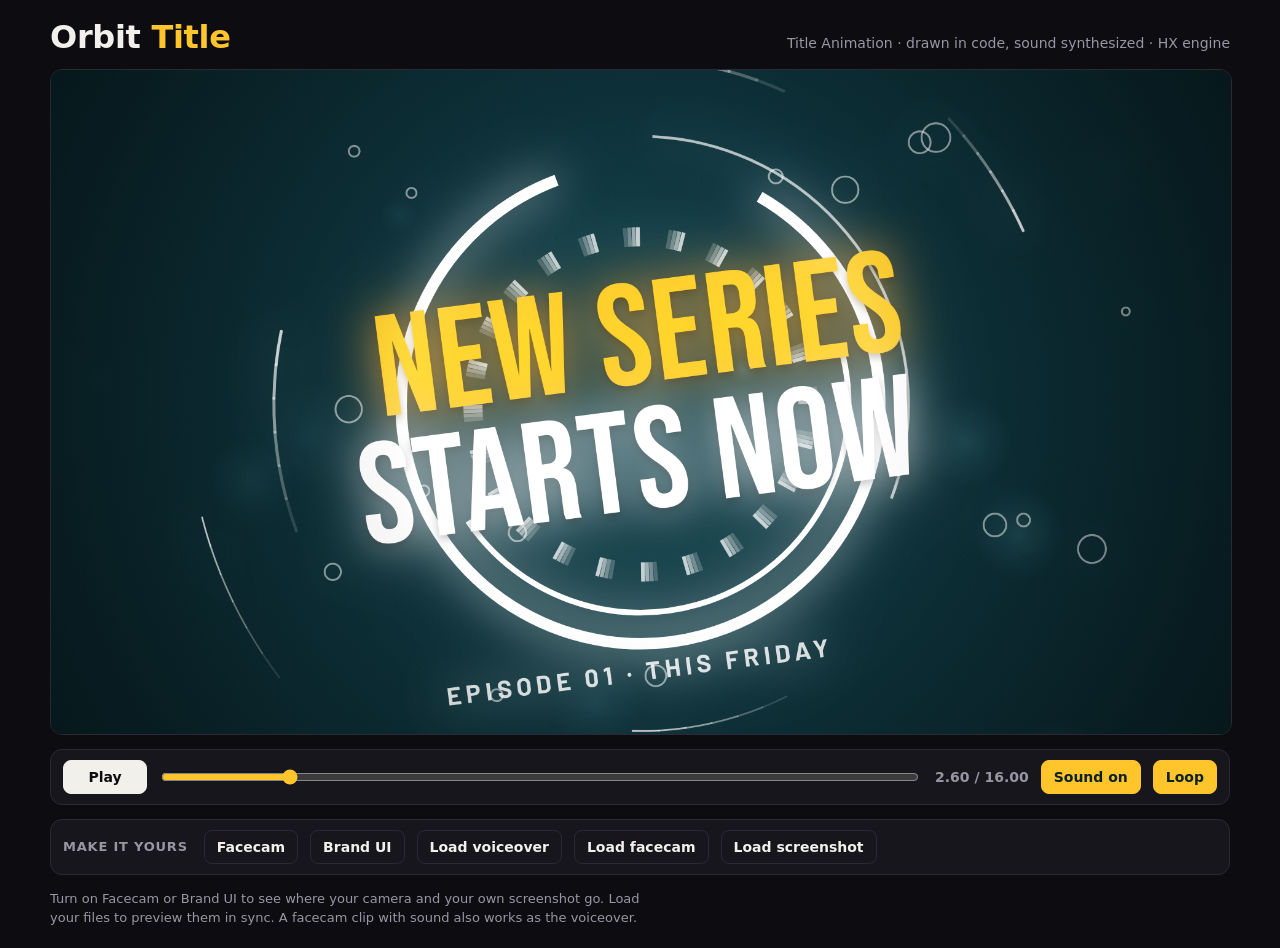
<file: styles/styles/06-orbit-title.html>
<!doctype html>
<html lang="en">
<meta charset="utf-8">
<meta name="viewport" content="width=device-width, initial-scale=1, viewport-fit=cover">
<title>Orbit Title</title>
<meta name="claude:viewport-fit-sides" content="cover">
<link rel="preconnect" href="https://fonts.googleapis.com">
<link rel="preconnect" href="https://fonts.gstatic.com" crossorigin>
<link rel="stylesheet" href="https://fonts.googleapis.com/css2?family=Bebas+Neue&family=Barlow:wght@500;600;700&display=block">
<style>
/* Layout: a single-column studio player. Stage first, transport under it, then the "make it yours" media row. One dark look by choice. */
:root {
  color-scheme: dark;
  --bg: #0d0d11;
  --panel: #16161c;
  --ink: #f2f0eb;
  --dim: #9896a2;
  --line: #2b2a33;
  --accent: #ffc52b;
  --on-accent: #0b2228;
  --ui: system-ui, -apple-system, "Segoe UI", Roboto, sans-serif;
}
html, body { height: 100%; }
body { background: var(--bg); color: var(--ink); font-family: var(--ui); margin: 0; padding-left: max(16px, env(safe-area-inset-left, 0px)); padding-right: max(16px, env(safe-area-inset-right, 0px)); padding-block: 20px 28px; }
.wrap { max-width: 1180px; margin: 0 auto; display: grid; gap: 14px; }
.wrap.tall { max-width: 520px; }
.top { display: flex; flex-wrap: wrap; align-items: baseline; justify-content: space-between; gap: 6px 16px; }
.top h1 { margin: 0; font-size: clamp(22px, 3.4vw, 32px); line-height: 1.1; letter-spacing: -0.01em; }
.top h1 span { color: var(--accent); }
.meta { margin: 0; color: var(--dim); font-size: 14px; }
.stage { position: relative; width: 100%; max-width: 100%; background: #000; border-radius: 12px; overflow: hidden; border: 1px solid var(--line); }
.stage canvas { display: block; width: 100%; height: auto; }
.bar, .mine { display: flex; flex-wrap: wrap; align-items: center; gap: 10px 12px; background: var(--panel); border: 1px solid var(--line); border-radius: 12px; padding: 10px 12px; }
.mine .lab { font-size: 13px; font-weight: 700; letter-spacing: 0.06em; text-transform: uppercase; color: var(--dim); margin-right: 4px; }
button, label.btn { font: 600 14px var(--ui); color: var(--ink); background: transparent; border: 1px solid var(--line); border-radius: 8px; padding: 8px 12px; cursor: pointer; display: inline-flex; align-items: center; gap: 6px; }
button:hover, label.btn:hover { border-color: var(--dim); }
button:focus-visible, label.btn:focus-within, input[type=range]:focus-visible { outline: 2px solid var(--accent); outline-offset: 2px; }
button[aria-pressed="true"] { background: var(--accent); color: var(--on-accent); border-color: var(--accent); }
#play { min-width: 84px; justify-content: center; background: var(--ink); color: #0d0d11; border-color: var(--ink); }
#scrub { flex: 1 1 200px; min-width: 0; accent-color: var(--accent); }
#time { font: 600 14px var(--ui); font-variant-numeric: tabular-nums; color: var(--dim); min-width: 96px; text-align: right; }
.file { position: absolute; width: 1px; height: 1px; opacity: 0; }
.note { margin: 0; color: var(--dim); font-size: 13px; max-width: 75ch; line-height: 1.5; }
@media (prefers-reduced-motion: reduce) { * { scroll-behavior: auto; } }
</style>

<div class="wrap" id="wrap">
  <div class="top">
    <h1>Orbit <span>Title</span></h1>
    <p class="meta" id="meta">Title Animation · drawn in code, sound synthesized · HX engine</p>
  </div>
  <div class="stage"><canvas id="stage" width="1280" height="720" aria-label="Orbit Title animation"></canvas></div>
  <div class="bar">
    <button id="play" type="button">Play</button>
    <input id="scrub" type="range" min="0" max="20" step="0.01" value="0" aria-label="Scrub timeline">
    <span id="time">0.00 / 0.00</span>
    <button id="sound" type="button" aria-pressed="true">Sound on</button>
    <button id="loop" type="button" aria-pressed="true">Loop</button>
  </div>
  <div class="mine">
    <span class="lab">Make it yours</span>
    <button id="faceOn" type="button" aria-pressed="false">Facecam</button>
    <button id="shotOn" type="button" aria-pressed="false">Brand UI</button>
    <label class="btn" for="vofile">Load voiceover<input class="file" id="vofile" type="file" accept="audio/*"></label>
    <label class="btn" for="facefile">Load facecam<input class="file" id="facefile" type="file" accept="video/*"></label>
    <label class="btn" for="shotfile">Load screenshot<input class="file" id="shotfile" type="file" accept="image/*"></label>
  </div>
  <p class="note" id="note">Turn on Facecam or Brand UI to see where your camera and your own screenshot go. Load your files to preview them in sync. A facecam clip with sound also works as the voiceover.</p>
</div>

<script>
/* =====================================================================================================
   HX MOTION ENGINE v1.1  ·  Haris AI Style Library  ·  theharisai.com
   A small engine for code-drawn animated videos. Every frame is a pure function of time t.
   Sections:  1 HX (math, random, easing, text, shapes, finishing)   2 SND (synthesized sound + music)
              3 MEDIA (facecam + brand screenshot slots)             4 STAGE (scene compositor + transitions)
   A style only defines one STYLE object (see the STYLE block). The PLAYER block wires the page.
   Rule: never use Math.random. All randomness comes from HX.rand(seed) and HX.noise(seed).
   v1.1: render scale HX.R (1.5 = 1920x1080 from 1280x720 logic). Cached layers use HX.layer(w, h) and are drawn with
         HX.blit(c, L, x, y[, w, h]) so they stay sharp. New finishing fx: bloom, leak, bokeh, burst, ring, flare, drift.
   ===================================================================================================== */

// ----------------------------------------------- 1 · HX -----------------------------------------------
const HX = (() => {
  const cl = (v, lo = 0, hi = 1) => Math.min(hi, Math.max(lo, v));
  const mix = (a, b, u) => a + (b - a) * u;
  const prog = (t, a, b) => cl((t - a) / (b - a));
  const bell = (t, a, b) => Math.sin(Math.PI * prog(t, a, b));
  const fnv = (s) => { s = String(s); let h = 2166136261 >>> 0; for (let i = 0; i < s.length; i++) { h ^= s.charCodeAt(i); h = Math.imul(h, 16777619); } return h >>> 0; };
  // sfc32 generator seeded from any string or number
  const rand = (seed) => {
    let a = fnv('a' + seed), b = fnv('b' + seed), c = fnv('c' + seed), d = 1;
    const f = () => { a >>>= 0; b >>>= 0; c >>>= 0; d >>>= 0; let t = (a + b) | 0; a = b ^ (b >>> 9); b = (c + (c << 3)) | 0; c = (c << 21) | (c >>> 11); d = (d + 1) | 0; t = (t + d) | 0; c = (c + t) | 0; return (t >>> 0) / 4294967296; };
    for (let i = 0; i < 12; i++) f();
    f.range = (lo, hi) => lo + f() * (hi - lo); f.pick = (arr) => arr[Math.floor(f() * arr.length)]; f.sign = () => (f() < 0.5 ? -1 : 1);
    return f;
  };
  // smooth 2D value noise in -1..1, quintic fade
  const fade = (u) => u * u * u * (u * (u * 6 - 15) + 10);
  const lattice = (x, y, s) => { let h = Math.imul(x | 0, 374761393) ^ Math.imul(y | 0, 668265263) ^ s; h = Math.imul(h ^ (h >>> 13), 1274126177); return ((h ^ (h >>> 16)) >>> 0) / 4294967296; };
  const noise = (seed = 0) => { const s = fnv('n' + seed); return (x, y = 0) => { const xi = Math.floor(x), yi = Math.floor(y), u = fade(x - xi), v = fade(y - yi); return mix(mix(lattice(xi, yi, s), lattice(xi + 1, yi, s), u), mix(lattice(xi, yi + 1, s), lattice(xi + 1, yi + 1, s), u), v) * 2 - 1; }; };
  const E = {
    lin: (u) => u,
    sine: (u) => 0.5 - 0.5 * Math.cos(Math.PI * u),
    out2: (u) => 1 - (1 - u) * (1 - u),
    out3: (u) => 1 - Math.pow(1 - u, 3),
    in3: (u) => u * u * u,
    io3: (u) => (u < 0.5 ? 4 * u * u * u : 1 - Math.pow(2 - 2 * u, 3) / 2),
    out5: (u) => 1 - Math.pow(1 - u, 5),
    expo: (u) => (u >= 1 ? 1 : 1 - Math.pow(2, -11 * u)),
    ioExpo: (u) => (u <= 0 ? 0 : u >= 1 ? 1 : u < 0.5 ? Math.pow(2, 20 * u - 10) / 2 : (2 - Math.pow(2, -20 * u + 10)) / 2),
    over: (u, k = 1.8) => { if (u <= 0) return 0; if (u >= 1) return 1; const v = u - 1; return 1 + v * v * ((k + 1) * v + k); },
    spring: (u, f = 12, d = 5.5) => (u <= 0 ? 0 : u >= 1 ? 1 : 1 - Math.exp(-d * u) * Math.cos(f * u)),
    bounce: (u) => { const n = 7.5625, k = 2.75; if (u < 1 / k) return n * u * u; if (u < 2 / k) return n * (u -= 1.5 / k) * u + 0.75; if (u < 2.5 / k) return n * (u -= 2.25 / k) * u + 0.9375; return n * (u -= 2.625 / k) * u + 0.984375; },
  };
  // ez(t, start, end, 'name', extra) = eased progress of t through [start, end]
  const ez = (t, a, b, name = 'out3', k) => E[name](prog(t, a, b), k);
  const canvas = (w, h) => { const c = document.createElement('canvas'); c.width = Math.max(1, Math.round(w)); c.height = Math.max(1, Math.round(h)); return c; };
  // a cached layer in logical units, stored at render scale R so it stays sharp at 1080p
  const layer = (w, h) => { const R = API.R, c = canvas(w * R, h * R); c.lw = w; c.lh = h; c.getContext('2d').setTransform(R, 0, 0, R, 0, 0); return c; };
  const blit = (c, L, x, y, w, h) => c.drawImage(L, x, y, w == null ? (L.lw || L.width) : w, h == null ? (L.lh || L.height) : h);
  // source rect in logical units
  const blitPart = (c, L, sx, sy, sw, sh, dx, dy, dw, dh) => { const k = L.lw ? L.width / L.lw : 1; c.drawImage(L, sx * k, sy * k, sw * k, sh * k, dx, dy, dw, dh); };
  const base = (c) => c.setTransform(API.R, 0, 0, API.R, 0, 0);
  // keyframes: key([[t, v], [t, v, 'ease'], ...])(t)
  const key = (pts) => (t) => {
    if (t <= pts[0][0]) return pts[0][1];
    for (let i = 1; i < pts.length; i++) if (t <= pts[i][0]) { const [t0, v0] = pts[i - 1], [t1, v1, e] = pts[i]; return mix(v0, v1, E[e || 'io3'](prog(t, t0, t1))); }
    return pts[pts.length - 1][1];
  };
  // camera kicks: list of { t, a (amount), k (decay) }
  const kick = (t, list, decay = 4) => { let z = 0; for (const q of list) { const d = t - q.t; if (d < 0) continue; z += q.a * (d < 0.05 ? d / 0.05 : Math.exp(-(d - 0.05) * (q.k || decay))); } return z; };
  const NS = noise('shake');
  const shake = (t, list) => { let x = 0, y = 0, r = 0; for (const q of list) { const d = t - q.t; if (d < 0 || d > 1.3) continue; const e = q.a * Math.exp(-d * (q.k || 7)); x += e * NS(t * 31, 1); y += e * NS(t * 29, 7); r += e * 0.0016 * NS(t * 23, 13); } return { x, y, r }; };
  // camera: zoom z and offset around a focus point
  const cam = (c, W, H, o) => { c.translate(W / 2 + (o.x || 0), H / 2 + (o.y || 0)); if (o.r) c.rotate(o.r); c.scale(o.z || 1, o.z || 1); c.translate(-(o.fx == null ? W / 2 : o.fx), -(o.fy == null ? H / 2 : o.fy)); };
  const path = {
    rr: (c, x, y, w, h, r) => { c.beginPath(); c.roundRect(x, y, w, h, r); },
    poly: (c, pts) => { c.beginPath(); pts.forEach(([x, y], i) => (i ? c.lineTo(x, y) : c.moveTo(x, y))); c.closePath(); },
    ngon: (c, cx, cy, r, n, rot = 0) => { c.beginPath(); for (let i = 0; i < n; i++) { const a = rot + (i / n) * Math.PI * 2; i ? c.lineTo(cx + Math.cos(a) * r, cy + Math.sin(a) * r) : c.moveTo(cx + Math.cos(a) * r, cy + Math.sin(a) * r); } c.closePath(); },
    star: (c, cx, cy, ro, ri, n, rot = -Math.PI / 2) => { c.beginPath(); for (let i = 0; i < n * 2; i++) { const a = rot + (i * Math.PI) / n, r = i % 2 ? ri : ro; i ? c.lineTo(cx + Math.cos(a) * r, cy + Math.sin(a) * r) : c.moveTo(cx + Math.cos(a) * r, cy + Math.sin(a) * r); } c.closePath(); },
  };
  const txt = {
    font: (weight, px, family) => `${weight} ${px}px ${family}`,
    width: (c, s, font, track = 0) => { c.font = font; c.letterSpacing = track + 'px'; const w = c.measureText(s).width; c.letterSpacing = '0px'; return w; },
    // draw text with options { font, fill, stroke, lw, align, base, track, alpha }
    draw: (c, s, x, y, o) => {
      c.save(); c.font = o.font; c.letterSpacing = (o.track || 0) + 'px'; c.textAlign = o.align || 'center'; c.textBaseline = o.base || 'middle';
      if (o.alpha != null) c.globalAlpha *= o.alpha;
      if (o.stroke) { c.lineJoin = 'round'; c.lineWidth = o.lw || 4; c.strokeStyle = o.stroke; c.strokeText(s, x, y); }
      if (o.fill) { c.fillStyle = o.fill; c.fillText(s, x, y); }
      c.restore();
    },
    // largest px (up to max) at which s fits width w
    fit: (c, s, w, max, weight, family, track = 0) => { const at = txt.width(c, s, `${weight} 100px ${family}`, track * 1); return Math.min(max, Math.floor((100 * w) / Math.max(1, at))); },
    // per-letter layout: returns [{ ch, x (center offset from the word's left edge), w }] and total width
    letters: (c, s, font, track = 0) => { c.font = font; c.letterSpacing = '0px'; let x = 0; const out = []; for (const ch of s) { const w = c.measureText(ch).width; out.push({ ch, x: x + w / 2, w }); x += w + track; } c.letterSpacing = '0px'; return { list: out, w: x - track }; },
    wrap: (c, s, font, maxW) => { c.font = font; const out = []; let line = ''; for (const w of s.split(' ')) { const test = line ? line + ' ' + w : w; if (c.measureText(test).width > maxW && line) { out.push(line); line = w; } else line = test; } if (line) out.push(line); return out; },
  };
  let GR = null; const SM = {}; let SOFT = null;
  const small = (k, w, h) => { const c = SM[k]; if (c && c.width === w && c.height === h) return c; return (SM[k] = canvas(w, h)); };
  // soft round sprite (white), used for bokeh, glows and particles
  const soft = () => { if (SOFT) return SOFT; SOFT = canvas(128, 128); const x = SOFT.getContext('2d'), g = x.createRadialGradient(64, 64, 0, 64, 64, 64); g.addColorStop(0, 'rgba(255,255,255,1)'); g.addColorStop(0.35, 'rgba(255,255,255,0.55)'); g.addColorStop(1, 'rgba(255,255,255,0)'); x.fillStyle = g; x.fillRect(0, 0, 128, 128); return SOFT; };
  const TINT = new Map();
  const tinted = (col) => { if (TINT.has(col)) return TINT.get(col); const L = canvas(128, 128), x = L.getContext('2d'); x.drawImage(soft(), 0, 0); x.globalCompositeOperation = 'source-in'; x.fillStyle = col; x.fillRect(0, 0, 128, 128); TINT.set(col, L); return L; };
  const fx = {
    // film or print grain, stepped at fps
    grain: (c, t, W, H, alpha = 0.06, fps = 12, mode = 'overlay') => {
      if (!GR) { GR = []; for (let g = 0; g < 3; g++) { const L = canvas(256, 256), x = L.getContext('2d'), img = x.createImageData(256, 256), r = rand('grain' + g); for (let i = 0; i < img.data.length; i += 4) { const v = 128 + (r() + r() - 1) * 115; img.data[i] = img.data[i + 1] = img.data[i + 2] = v; img.data[i + 3] = 255; } x.putImageData(img, 0, 0); GR.push(L); } }
      const f = Math.floor(t * fps), r = rand('gs' + f), pat = c.createPattern(GR[f % 3], 'repeat');
      pat.setTransform(new DOMMatrix().scaleSelf(1 / API.R).translateSelf(-r() * 256, -r() * 256));
      c.save(); base(c); c.globalAlpha = alpha; c.globalCompositeOperation = mode; c.fillStyle = pat; c.fillRect(0, 0, W, H); c.restore();
    },
    vignette: (c, W, H, strength = 0.35, color = '0,0,0') => {
      const g = c.createRadialGradient(W / 2, H / 2, Math.min(W, H) * 0.35, W / 2, H / 2, Math.hypot(W, H) * 0.6);
      g.addColorStop(0, `rgba(${color},0)`); g.addColorStop(1, `rgba(${color},${strength})`);
      c.save(); base(c); c.fillStyle = g; c.fillRect(0, 0, W, H); c.restore();
    },
    flash: (c, t, W, H, list) => { for (const f of list) { const d = t - f.t; if (d < 0 || d > 0.45) continue; c.save(); base(c); c.fillStyle = `rgba(${f.col || '255,255,255'},${f.a * Math.exp(-d * 10)})`; c.fillRect(0, 0, W, H); c.restore(); } },
    // bloom: bright parts glow. o = { strength, radius, lift (how much midtones glow, 0..1), mode }
    bloom: (c, o = {}) => {
      const cv = c.canvas, st = o.strength == null ? 0.55 : o.strength, rad = o.radius || 16, lift = o.lift == null ? 0.35 : o.lift;
      const w1 = Math.max(8, Math.round(cv.width / 4)), h1 = Math.max(8, Math.round(cv.height / 4)), A = small('b1', w1, h1), a = A.getContext('2d');
      const thr = `brightness(${0.55 + lift * 0.5}) contrast(${2.6 - lift * 1.4}) saturate(1.25)`;
      a.setTransform(1, 0, 0, 1, 0, 0); a.globalCompositeOperation = 'copy'; a.filter = `${thr} blur(${(rad / 4) * (cv.width / 1280)}px)`; a.drawImage(cv, 0, 0, w1, h1); a.filter = 'none';
      const w2 = Math.max(4, w1 >> 1), h2 = Math.max(4, h1 >> 1), B = small('b2', w2, h2), b = B.getContext('2d');
      b.setTransform(1, 0, 0, 1, 0, 0); b.globalCompositeOperation = 'copy'; b.filter = `blur(${(rad / 6) * (cv.width / 1280)}px)`; b.drawImage(A, 0, 0, w2, h2); b.filter = 'none';
      c.save(); c.setTransform(1, 0, 0, 1, 0, 0); c.globalCompositeOperation = o.mode || 'screen'; c.globalAlpha = st; c.drawImage(A, 0, 0, cv.width, cv.height); c.globalAlpha = st * 0.8; c.drawImage(B, 0, 0, cv.width, cv.height); c.restore();
    },
    // drifting colored light leaks. cols: ['255,120,80', ...]
    leak: (c, t, W, H, cols, a = 0.25, seed = 'leak') => {
      const N = noise(seed); c.save(); base(c); c.globalCompositeOperation = 'screen';
      cols.forEach((col, i) => { const x = W * (0.5 + 0.55 * N(t * 0.12 + i * 3.1, 1)), y = H * (0.5 + 0.55 * N(t * 0.1 + i * 5.7, 2)), R = Math.max(W, H) * (0.45 + 0.15 * N(t * 0.2, i)); const g = c.createRadialGradient(x, y, 0, x, y, R); g.addColorStop(0, `rgba(${col},${a})`); g.addColorStop(1, `rgba(${col},0)`); c.fillStyle = g; c.fillRect(0, 0, W, H); });
      c.restore();
    },
    // floating out-of-focus particles for depth. o = { n, col, min, max, speed, alpha, seed, mode }
    bokeh: (c, t, W, H, o = {}) => {
      const r = rand(o.seed || 'bk'), L = tinted(o.col || '#ffffff'), n = o.n || 24; c.save(); c.globalCompositeOperation = o.mode || 'screen';
      for (let i = 0; i < n; i++) { const s = r.range(o.min || 10, o.max || 60), sp = r.range(0.3, 1) * (o.speed || 14), x0 = r.range(-60, W + 60), y = ((r.range(0, H + 200) - t * sp) % (H + 200) + H + 200) % (H + 200) - 100, x = x0 + Math.sin(t * 0.4 + i) * 14, tw = 0.55 + 0.45 * Math.sin(t * r.range(0.5, 1.5) + i);
        c.globalAlpha = (o.alpha == null ? 0.35 : o.alpha) * tw; c.drawImage(L, x - s, y - s, s * 2, s * 2); }
      c.restore();
    },
    // particle burst at hit time t0 from (x, y). Pure function of t.
    // o = { n, seed, cols, speed, spread (radians), dir, gravity, drag, life, size, kind: 'spark' | 'dot' | 'confetti' | 'glow' }
    burst: (c, t, t0, x, y, o = {}) => {
      const d = t - t0, life = o.life || 0.9; if (d < 0 || d > life * 1.4) return;
      const r = rand((o.seed || 'p') + t0), n = o.n || 26, cols = o.cols || ['#ffffff'], g = o.gravity == null ? 600 : o.gravity, k = o.drag == null ? 2.6 : o.drag, kind = o.kind || 'spark';
      c.save(); c.globalCompositeOperation = o.mode || (kind === 'confetti' ? 'source-over' : 'lighter'); c.lineCap = 'round';
      for (let i = 0; i < n; i++) {
        const a = (o.dir || 0) + (r() - 0.5) * (o.spread == null ? Math.PI * 2 : o.spread), v = (o.speed || 700) * r.range(0.35, 1), li = life * r.range(0.6, 1.2), col = cols[i % cols.length], sz = (o.size || 4) * r.range(0.5, 1.3), rot0 = r() * 7;
        if (d > li) continue; const e = (1 - Math.exp(-k * d)) / k, px = x + Math.cos(a) * v * e, py = y + Math.sin(a) * v * e + 0.5 * g * d * d * 0.6, fade = 1 - d / li;
        const vx = Math.cos(a) * v * Math.exp(-k * d), vy = Math.sin(a) * v * Math.exp(-k * d) + g * d * 0.6;
        c.globalAlpha = fade;
        if (kind === 'spark') { const L = Math.min(60, Math.hypot(vx, vy) * 0.035) + sz; const m = Math.hypot(vx, vy) || 1; c.strokeStyle = col; c.lineWidth = sz * 0.7; c.beginPath(); c.moveTo(px, py); c.lineTo(px - (vx / m) * L, py - (vy / m) * L); c.stroke(); }
        else if (kind === 'confetti') { c.fillStyle = col; c.save(); c.translate(px, py); c.rotate(rot0 + d * 9 * (i % 2 ? 1 : -1)); c.scale(1, Math.cos(d * 12 + i)); c.fillRect(-sz, -sz * 0.5, sz * 2, sz); c.restore(); }
        else if (kind === 'glow') { c.drawImage(tinted(col), px - sz * 4, py - sz * 4, sz * 8, sz * 8); }
        else { c.fillStyle = col; c.beginPath(); c.arc(px, py, sz * (0.5 + 0.5 * fade), 0, 7); c.fill(); }
      }
      c.restore();
    },
    // expanding shockwave ring
    ring: (c, t, t0, x, y, o = {}) => { const d = t - t0, dur = o.dur || 0.6; if (d < 0 || d > dur) return; const u = E.out3(d / dur); c.save(); c.globalAlpha = (1 - u) * (o.a == null ? 0.8 : o.a); c.strokeStyle = o.col || '#fff'; c.lineWidth = (o.lw || 6) * (1 - u * 0.7); c.beginPath(); c.ellipse(x, y, mix(o.r0 || 20, o.r1 || 300, u), mix(o.r0 || 20, o.r1 || 300, u) * (o.squash || 1), 0, 0, 7); c.stroke(); c.restore(); },
    // anamorphic lens flare
    flare: (c, x, y, s, a, col = '255,220,170') => { if (a <= 0.01) return; c.save(); c.globalCompositeOperation = 'lighter'; c.globalAlpha = a; c.drawImage(tinted(`rgb(${col})`), x - s, y - s, s * 2, s * 2); c.globalAlpha = a * 0.8; c.drawImage(tinted(`rgb(${col})`), x - s * 6, y - s * 0.08, s * 12, s * 0.16); c.globalAlpha = a * 0.9; c.drawImage(tinted('#ffffff'), x - s * 0.35, y - s * 0.35, s * 0.7, s * 0.7); c.restore(); },
    // soft glow sprite
    glow: (c, x, y, r, col, a = 1) => { if (a <= 0.01) return; c.save(); c.globalCompositeOperation = 'lighter'; c.globalAlpha = a; c.drawImage(tinted(col), x - r, y - r, r * 2, r * 2); c.restore(); },
    // soft shadow under an object (cached sprite, no per-frame blur)
    shadow: (c, x, y, rx, ry, a = 0.35, col = '#000000') => { c.save(); c.globalAlpha = a; c.drawImage(tinted(col), x - rx, y - ry, rx * 2, ry * 2); c.restore(); },
  };
  // gentle handheld float for cameras
  const ND = noise('drift');
  const drift = (t, amt = 1) => ({ x: ND(t * 0.35, 1) * 6 * amt, y: ND(t * 0.3, 5) * 4 * amt, r: ND(t * 0.25, 9) * 0.0025 * amt });
  const API = { R: 1, cl, mix, prog, bell, fnv, rand, noise, E, ez, canvas, layer, blit, blitPart, base, key, kick, shake, cam, drift, path, txt, fx };
  return API;
})();

// ----------------------------------------------- 2 · SND ----------------------------------------------
// Plain Web Audio, no files. rig(ac) returns a kit k: k.play(name, t, opts), k.tone, k.noise, k.beat, k.drone, k.duck.
// Voiceover mode (opts.vo) keeps music low and plays sounds marked soft at half level.
const SND = (() => {
  const NOTE = { C: 0, D: 2, E: 4, F: 5, G: 7, A: 9, B: 11 };
  const freq = (n) => { if (typeof n === 'number') return n; const m = /^([A-G])([#b]?)(-?\d)$/.exec(n); const midi = NOTE[m[1]] + (m[2] === '#' ? 1 : m[2] === 'b' ? -1 : 0) + (+m[3] + 1) * 12; return 440 * Math.pow(2, (midi - 69) / 12); };

  function rig(ac, o = {}) {
    const VO = !!o.vo, from = o.from || 0, base = ac.currentTime + (o.lead || 0), SR = ac.sampleRate;
    const T = (t) => base + (t - from);
    const dead = (t, d) => T(t) + d < ac.currentTime || (t < from - 0.01 && d < 1.5);
    const lim = ac.createDynamicsCompressor(); lim.threshold.value = -10; lim.knee.value = 4; lim.ratio.value = 8; lim.attack.value = 0.002; lim.release.value = 0.18;
    const out = ac.createGain(); out.gain.value = o.level == null ? 0.9 : o.level; lim.connect(out); out.connect(o.dest || ac.destination);
    const bus = {}; [['sfx', VO ? 0.7 : 0.92], ['mus', VO ? 0.26 : 0.55], ['air', 0.4]].forEach(([k, g]) => { const n = ac.createGain(); n.gain.value = g; n.connect(lim); bus[k] = n; });
    const duckNode = ac.createGain(); duckNode.connect(bus.mus); const ducks = [];
    // small generated room
    const room = ac.createConvolver();
    { const len = Math.floor(SR * 1.3), b = ac.createBuffer(2, len, SR); for (let ch = 0; ch < 2; ch++) { const r = HX.rand('room' + ch), d = b.getChannelData(ch); let lp = 0; for (let i = 0; i < len; i++) { lp = lp * 0.55 + (r() * 2 - 1) * 0.45; d[i] = lp * Math.exp((-i / len) * 5.5); } } room.buffer = b; }
    const roomIn = ac.createGain(); roomIn.gain.value = 0.7; roomIn.connect(room); room.connect(lim);
    const NZ = {};
    { const len = SR * 2; for (const kind of ['white', 'pink', 'brown']) { const b = ac.createBuffer(1, len, SR), d = b.getChannelData(0), r = HX.rand('nz' + kind); let p0 = 0, p1 = 0, p2 = 0, br = 0;
      for (let i = 0; i < len; i++) { const w = r() * 2 - 1; if (kind === 'white') d[i] = w * 0.8; else if (kind === 'pink') { p0 = 0.997 * p0 + 0.03 * w; p1 = 0.985 * p1 + 0.06 * w; p2 = 0.95 * p2 + 0.15 * w; d[i] = (p0 + p1 + p2 + 0.1 * w) * 0.9; } else { br = (br + 0.025 * w) / 1.025; d[i] = br * 3.2; } }
      NZ[kind] = b; } }
    const curve = (param, v, t) => { if (!Array.isArray(v)) { param.setValueAtTime(v, t); return; } param.setValueAtTime(v[0][1], t + v[0][0]); for (let i = 1; i < v.length; i++) param.exponentialRampToValueAtTime(Math.max(0.0001, v[i][1]), t + v[i][0]); };
    const amp = (g, t, p, d, peak) => { const a = Math.min(p.a == null ? 0.003 : p.a, d * 0.8), h = Math.min(p.h || 0, d - a); g.gain.setValueAtTime(0, t); g.gain.linearRampToValueAtTime(peak, t + a); if (h > 0) g.gain.setValueAtTime(peak, t + a + h); g.gain.exponentialRampToValueAtTime(0.0001, t + d); g.gain.setValueAtTime(0, t + d + 0.002); };
    const level = (p, def) => (p.g == null ? def : p.g) * (VO && p.soft ? 0.5 : 1);
    function send(node, p, t, d) {
      const pan = ac.createStereoPanner();
      if (Array.isArray(p.pan)) { pan.pan.setValueAtTime(p.pan[0], t); pan.pan.linearRampToValueAtTime(p.pan[1], t + d); } else pan.pan.value = HX.cl(p.pan || 0, -1, 1);
      node.connect(pan); pan.connect(p.bus === 'mus' ? duckNode : bus[p.bus || 'sfx']);
      if (p.rv) { const s = ac.createGain(); s.gain.value = p.rv; pan.connect(s); s.connect(roomIn); }
    }
    function filt(p, t) { if (!p.f) return null; const f = ac.createBiquadFilter(); f.type = p.f; f.Q.value = p.q == null ? 0.8 : p.q; curve(f.frequency, p.fc == null ? 1500 : p.fc, t); return f; }
    // oscillator voice. hz: note, number or [[dt, hz], ...]
    function tone(time, p) {
      const d = p.d || 0.2; if (dead(time, d)) return; const t = T(time);
      const osc = ac.createOscillator(); osc.type = p.w || 'sine'; if (p.det) osc.detune.value = p.det;
      curve(osc.frequency, Array.isArray(p.hz) ? p.hz.map(([dt, v]) => [dt, freq(v)]) : freq(p.hz || 440), t);
      const g = ac.createGain(); amp(g, t, p, d, level(p, 0.25)); const f = filt(p, t);
      if (f) { osc.connect(f); f.connect(g); } else osc.connect(g);
      send(g, p, t, d); osc.start(t); osc.stop(t + d + 0.05);
    }
    // noise voice. c: 'white' | 'pink' | 'brown'
    function noiseV(time, p) {
      const d = p.d || 0.2; if (dead(time, d)) return; const t = T(time);
      const src = ac.createBufferSource(); src.buffer = NZ[p.c || 'white']; src.loop = true;
      const g = ac.createGain(); amp(g, t, p, d, level(p, 0.25)); const f = filt(p, t);
      if (f) { src.connect(f); f.connect(g); } else src.connect(g);
      send(g, p, t, d); src.start(t, HX.rand('o' + time)() * 1.5); src.stop(t + d + 0.05);
    }
    const duck = (t, depth = 0.55, hold = 0.25) => ducks.push([t, depth, hold]);

    // ---------- named sounds ----------
    const FX = {
      hit: (t, q) => { tone(t, { hz: [[0, 180], [0.1, 55]], d: 0.22, g: 0.45 * q.g, pan: q.pan, soft: q.soft }); noiseV(t, { d: 0.06, f: 'bandpass', fc: 1800, q: 0.7, g: 0.25 * q.g, pan: q.pan, soft: q.soft }); noiseV(t, { d: 0.015, f: 'highpass', fc: 6000, g: 0.1 * q.g, pan: q.pan, soft: q.soft }); },
      boom: (t, q) => { tone(t, { hz: [[0, 110], [0.07, 55], [1.4, 36]], d: 1.5, g: 0.65 * q.g, a: 0.004, h: 0.1 }); noiseV(t, { c: 'brown', d: 0.7, f: 'lowpass', fc: [[0, 700], [0.6, 80]], g: 0.3 * q.g, rv: 0.25 }); duck(t, 0.7, 0.3); },
      pop: (t, q) => { const f0 = q.hz || 700; tone(t, { hz: [[0, f0 * 2], [0.04, f0]], d: 0.09, g: 0.2 * q.g, pan: q.pan, soft: q.soft }); noiseV(t, { d: 0.008, f: 'highpass', fc: 5000, g: 0.07 * q.g, pan: q.pan, soft: q.soft }); },
      swish: (t, q) => { const d = q.d || 0.4, dir = q.dir || 1; noiseV(t, { c: 'pink', d, f: 'bandpass', fc: [[0, 300], [d * 0.6, q.top || 3000], [d, 600]], q: 0.9, g: 0.45 * q.g, a: d * 0.6, pan: [-0.6 * dir, 0.6 * dir], rv: 0.1, soft: q.soft }); },
      rise: (t, q) => { const d = q.d || 1; noiseV(t, { c: 'pink', d, f: 'bandpass', fc: [[0, 400], [d, 6000]], q: 1.4, g: 0.28 * q.g, a: d * 0.95, rv: 0.25, soft: q.soft }); tone(t, { w: 'triangle', hz: [[0, 220], [d, 880]], d, g: 0.05 * q.g, a: d * 0.9, soft: q.soft }); },
      tick: (t, q) => noiseV(t, { d: 0.014, f: 'bandpass', fc: q.hz || 4200, q: 4, g: 0.3 * q.g, pan: q.pan, soft: q.soft }),
      click: (t, q) => { noiseV(t, { d: 0.01, f: 'bandpass', fc: 3000, q: 2, g: 0.32 * q.g, pan: q.pan }); noiseV(t + 0.04, { d: 0.008, f: 'bandpass', fc: 2200, q: 2, g: 0.2 * q.g, pan: q.pan }); },
      chime: (t, q) => (q.notes || ['E6', 'B6']).forEach((n, i) => tone(t + i * 0.09, { hz: n, d: 0.8, g: 0.12 * q.g, a: 0.003, rv: 0.35, pan: q.pan, soft: q.soft })),
      sparkle: (t, q) => { const r = HX.rand('sp' + t); for (let i = 0; i < 6; i++) tone(t + i * 0.045, { hz: 2000 + r() * 3000, d: 0.3, g: 0.028 * q.g, a: 0.002, rv: 0.45, pan: r() * 1.4 - 0.7 }); },
      glitch: (t, q) => { const r = HX.rand('gl' + t); for (let i = 0; i < 8; i++) tone(t + i * 0.022, { w: 'square', hz: 200 + r() * 1800, d: 0.02, g: 0.06 * q.g, a: 0.001, h: 0.012, pan: r() * 1.2 - 0.6 }); noiseV(t, { d: 0.18, f: 'bandpass', fc: [[0, 3500], [0.18, 800]], g: 0.16 * q.g }); },
      keys: (t, q) => { const r = HX.rand('k' + t), end = t + (q.d || 0.4); for (let x = t; x < end; x += 0.05 + r() * 0.04) noiseV(x, { d: 0.012, f: 'bandpass', fc: 3000 + r() * 1000, q: 3, g: 0.18 * q.g, pan: q.pan, soft: true }); },
      stamp: (t, q) => { tone(t, { hz: [[0, 150], [0.16, 45]], d: 0.26, g: 0.55 * q.g, pan: q.pan }); noiseV(t, { d: 0.05, f: 'bandpass', fc: 1200, q: 1, g: 0.35 * q.g, pan: q.pan }); },
      blip: (t, q) => tone(t, { w: 'triangle', hz: [[0, q.hz || 1200], [0.06, (q.hz || 1200) * 1.5]], d: 0.08, g: 0.1 * q.g, pan: q.pan, soft: q.soft }),
      snap: (t, q) => noiseV(t, { d: 0.05, f: 'bandpass', fc: 2400, q: 1.5, g: 0.4 * q.g, pan: q.pan, rv: 0.2, soft: q.soft }),
      shimmer: (t, q) => ['C6', 'E6', 'G6', 'C7', 'E7'].forEach((n, i) => tone(t + i * 0.04, { hz: n, d: 0.7, g: 0.04 * q.g, rv: 0.5, pan: i % 2 ? 0.3 : -0.3 })),
      swell: (t, q) => { const d = q.d || 1.2; noiseV(t, { d, f: 'highpass', fc: [[0, 2000], [d, 9000]], g: 0.12 * q.g, a: d * 0.97, rv: 0.3, soft: q.soft }); },
      bell: (t, q) => { const f0 = SND.freq(q.hz || 'A5'); tone(t, { hz: f0, d: 1.5, g: 0.11 * q.g, rv: 0.5, pan: q.pan }); tone(t, { hz: f0 * 2.76, d: 0.6, g: 0.03 * q.g, rv: 0.5, pan: q.pan }); },
      thump: (t, q) => tone(t, { hz: [[0, 90], [0.12, 40]], d: 0.25, g: 0.5 * q.g, pan: q.pan, soft: q.soft }),
    };
    const play = (name, t, opts = {}) => { const f = FX[name]; if (!f) throw new Error('No sound named ' + name); f(t, Object.assign({}, opts, { g: opts.gain == null ? 1 : opts.gain })); };

    // ---------- music ----------
    const GENRE = {
      pop: { bpm: 120, kick: [0, 4, 8, 12], snare: [4, 12], hat: '8th', bass: [0, 3, 6, 8, 11, 14], arp: true },
      chill: { bpm: 84, kick: [0, 7, 10], snare: [4, 12], hat: 'swing', bass: [0, 10], pad: true },
      tech: { bpm: 124, kick: [0, 4, 8, 12], clap: [4, 12], hat: '16th', bass16: true },
      lux: { bpm: 72, kick: [0], hat: null, pluck: true, pad: true },
      dark: { bpm: 90, kick: [0, 9], snare: [8], hat: 'sparse', pad: true, bass: [0] },
    };
    // beat(t0, t1, { style, bpm, gain, chords: [[root, [notes]], ...] })
    function beat(t0, t1, p = {}) {
      const G = GENRE[p.style || 'pop'], bpm = p.bpm || G.bpm, st = 60 / bpm / 4, bar = st * 16, g = p.gain == null ? 1 : p.gain;
      const chords = p.chords || [['A2', ['A3', 'C4', 'E4']], ['F2', ['F3', 'A3', 'C4']], ['C3', ['C4', 'E4', 'G4']], ['G2', ['G3', 'B3', 'D4']]];
      let bi = 0;
      for (let tb = t0; tb < t1 - 0.05; tb += bar, bi++) {
        const [root, chord] = chords[bi % chords.length], left = Math.min(bar, t1 - tb), rf = freq(root);
        if (G.pad) chord.forEach((n, i) => tone(tb, { w: 'sawtooth', hz: n, d: left + 0.3, g: 0.016 * g, a: 0.4, h: Math.max(0, left - 0.7), f: 'lowpass', fc: 900, pan: (i - 1) * 0.4, rv: 0.4, bus: 'mus', det: (i - 1) * 7 }));
        for (let s = 0; s < 16; s++) {
          const ts = tb + s * st; if (ts >= t1 - 0.02) break;
          if (G.kick && G.kick.includes(s)) tone(ts, { hz: [[0, 140], [0.08, 48]], d: 0.3, g: 0.55 * g, bus: 'mus' });
          if (G.snare && G.snare.includes(s)) { noiseV(ts, { d: 0.17, f: 'bandpass', fc: 1900, q: 0.7, g: 0.24 * g, rv: 0.3, bus: 'mus' }); tone(ts, { hz: [[0, 240], [0.05, 180]], d: 0.08, g: 0.1 * g, bus: 'mus' }); }
          if (G.clap && G.clap.includes(s)) [0, 0.012, 0.024].forEach((o2) => noiseV(ts + o2, { d: 0.06, f: 'bandpass', fc: 1400, q: 1.2, g: 0.15 * g, rv: 0.25, bus: 'mus' }));
          if (G.hat) {
            const on = G.hat === '16th' || (G.hat === '8th' && s % 2 === 0) || (G.hat === 'swing' && s % 2 === 0) || (G.hat === 'sparse' && s % 4 === 2);
            const off = G.hat === 'swing' && s % 4 === 2 ? st * 0.33 : 0;
            if (on) noiseV(ts + off, { d: s % 4 === 2 ? 0.07 : 0.03, f: 'highpass', fc: 8000, g: (s % 4 === 2 ? 0.055 : 0.035) * g, bus: 'mus' });
          }
          if (G.bass && G.bass.includes(s)) tone(ts, { w: 'triangle', hz: rf, d: st * 2.5, g: 0.2 * g, a: 0.005, h: st, f: 'lowpass', fc: 420, bus: 'mus' });
          if (G.bass16) tone(ts, { w: 'sawtooth', hz: s % 4 === 2 ? rf * 2 : rf, d: st * 0.9, g: 0.07 * g, f: 'lowpass', fc: [[0, 1600], [st * 0.8, 300]], bus: 'mus' });
          if (G.arp && s % 2 === 1) tone(ts, { w: 'square', hz: freq(chord[(s >> 1) % 3]) * 2, d: st * 0.8, g: 0.022 * g, f: 'lowpass', fc: 2400, rv: 0.2, pan: ((s >> 1) % 3 - 1) * 0.3, bus: 'mus' });
          if (G.pluck && [0, 3, 6, 10, 12].includes(s)) tone(ts, { w: 'triangle', hz: freq(chord[s % 3]) * 2, d: 0.9, g: 0.06 * g, rv: 0.5, pan: (s % 3 - 1) * 0.3, bus: 'mus' });
        }
      }
    }
    function drone(t0, t1, p = {}) { const d = t1 - t0, g = p.gain == null ? 1 : p.gain; tone(t0, { hz: p.note || 'A1', d, g: 0.1 * g, a: d * 0.4, h: d * 0.3, bus: 'mus' }); noiseV(t0, { c: 'pink', d, f: 'lowpass', fc: 600, g: 0.04 * g, a: d * 0.5, h: d * 0.2, bus: 'air' }); }
    function finish() { ducks.sort((a, b) => a[0] - b[0]); for (const [t, depth, hold] of ducks) { const s = T(t); if (s + hold < ac.currentTime) continue; duckNode.gain.setTargetAtTime(1 - depth, Math.max(s, ac.currentTime), 0.01); duckNode.gain.setTargetAtTime(1, s + hold, 0.15); } }
    return { play, tone, noise: noiseV, beat, drone, duck, finish, freq, vo: VO };
  }
  function live(score, from, o = {}) { const ac = new (window.AudioContext || window.webkitAudioContext)(); const k = rig(ac, Object.assign({}, o, { from: from || 0, lead: 0.05 })); score(k); k.finish(); return () => { try { ac.close(); } catch (e) {} }; }
  async function render(score, dur, sr = 48000, o = {}) {
    const n = Math.ceil(dur * sr), ac = new OfflineAudioContext(2, n, sr), k = rig(ac, Object.assign({}, o, { from: 0 })); score(k); k.finish();
    const b = await ac.startRendering(), L = b.getChannelData(0), R = b.getChannelData(1), inter = new Float32Array(n * 2); let peak = 0;
    for (let i = 0; i < n; i++) { inter[2 * i] = L[i]; inter[2 * i + 1] = R[i]; peak = Math.max(peak, Math.abs(L[i]), Math.abs(R[i])); }
    return { inter, peak, sr, frames: n };
  }
  return { rig, live, render, freq };
})();

// ---------------------------------------------- 3 · MEDIA ---------------------------------------------
// Two optional slots a style can draw into. Without a loaded file each slot shows a clean stand-in.
//   MEDIA.face(c, x, y, w, h, { shape: 'circle' | 'rect', r, tint, zoom })   facecam video
//   MEDIA.shot(c, x, y, w, h, { r, zoom, fx, fy, tint })                         brand screenshot / UI
const MEDIA = (() => {
  const st = { face: null, shot: null };
  const cache = new Map();
  const cover = (c, src, sw, sh, x, y, w, h, zoom = 1, fx = 0.5, fy = 0.5) => { const s = Math.max(w / sw, h / sh) * zoom, dw = sw * s, dh = sh * s; c.drawImage(src, x + (w - dw) * fx, y + (h - dh) * fy, dw, dh); };
  function standInFace(w, h, tint) {
    const k = 'f' + w + 'x' + h + tint; if (cache.has(k)) return cache.get(k);
    const L = HX.layer(w, h), x = L.getContext('2d'), g = x.createLinearGradient(0, 0, 0, h);
    g.addColorStop(0, tint); g.addColorStop(1, '#0d0d12'); x.fillStyle = g; x.fillRect(0, 0, w, h);
    const s = Math.min(w, h); x.fillStyle = 'rgba(255,255,255,0.22)';
    x.beginPath(); x.arc(w / 2, h * 0.42, s * 0.2, 0, 7); x.fill();
    x.beginPath(); x.ellipse(w / 2, h * 0.42 + s * 0.62, s * 0.38, s * 0.36, 0, Math.PI, 0); x.fill();
    if (s > 120) { x.font = `700 ${Math.round(s * 0.075)}px system-ui, sans-serif`; x.letterSpacing = '2px'; x.textAlign = 'center'; x.fillStyle = 'rgba(255,255,255,0.75)'; x.fillText('YOUR FACECAM', w / 2, h * 0.86); }
    cache.set(k, L); return L;
  }
  function standInShot(tint) {
    const k = 's' + tint; if (cache.has(k)) return cache.get(k);
    const w = 1280, h = 800, L = HX.canvas(w, h), x = L.getContext('2d');
    x.fillStyle = '#f4f5f8'; x.fillRect(0, 0, w, h); x.fillStyle = '#ffffff'; x.fillRect(0, 0, w, 64); x.fillStyle = '#e3e5ec'; x.fillRect(0, 63, w, 1);
    x.fillStyle = tint; x.beginPath(); x.roundRect(28, 18, 28, 28, 8); x.fill(); x.fillStyle = '#20232c'; x.font = '700 22px system-ui, sans-serif'; x.fillText('Your App', 68, 40);
    x.fillStyle = '#eef0f5'; x.beginPath(); x.roundRect(380, 16, 420, 32, 16); x.fill();
    x.fillStyle = '#ffffff'; x.fillRect(0, 64, 230, h - 64); x.fillStyle = '#e3e5ec'; x.fillRect(229, 64, 1, h - 64);
    ['Dashboard', 'Projects', 'Analytics', 'Team', 'Settings'].forEach((s, i) => { if (i === 0) { x.fillStyle = tint + '22'; x.beginPath(); x.roundRect(14, 92, 200, 40, 10); x.fill(); } x.fillStyle = i === 0 ? tint : '#5b6070'; x.font = '600 18px system-ui, sans-serif'; x.fillText(s, 40, 118 + i * 52); });
    [['Revenue', '$12.4k'], ['Users', '3,280'], ['Growth', '+18%']].forEach(([a, b], i) => { const cx = 262 + i * 330; x.fillStyle = '#ffffff'; x.beginPath(); x.roundRect(cx, 96, 306, 130, 14); x.fill(); x.fillStyle = '#8b90a0'; x.font = '600 17px system-ui, sans-serif'; x.fillText(a, cx + 22, 132); x.fillStyle = '#1d2030'; x.font = '800 40px system-ui, sans-serif'; x.fillText(b, cx + 22, 190); });
    x.fillStyle = '#ffffff'; x.beginPath(); x.roundRect(262, 250, 966, 300, 14); x.fill();
    x.strokeStyle = tint; x.lineWidth = 5; x.lineJoin = 'round'; x.beginPath(); const r = HX.rand('chart'); for (let i = 0; i <= 12; i++) { const px = 300 + i * 74, py = 500 - i * 17 - r() * 50; i ? x.lineTo(px, py) : x.moveTo(px, py); } x.stroke();
    for (let i = 0; i < 3; i++) { x.fillStyle = '#ffffff'; x.beginPath(); x.roundRect(262, 574 + i * 66, 966, 54, 12); x.fill(); x.fillStyle = '#d9dce5'; x.beginPath(); x.roundRect(286, 594 + i * 66, 260, 14, 7); x.fill(); x.beginPath(); x.roundRect(1060, 594 + i * 66, 140, 14, 7); x.fill(); }
    x.fillStyle = tint; x.beginPath(); x.roundRect(w - 290, h - 66, 262, 44, 22); x.fill(); x.fillStyle = '#fff'; x.font = '800 17px system-ui, sans-serif'; x.letterSpacing = '2px'; x.fillText('YOUR SCREENSHOT', w - 262, h - 38);
    cache.set(k, L); return L;
  }
  function clipTo(c, x, y, w, h, o) { c.beginPath(); if (o.shape === 'circle') c.ellipse(x + w / 2, y + h / 2, w / 2, h / 2, 0, 0, Math.PI * 2); else c.roundRect(x, y, w, h, o.r == null ? 0 : o.r); }
  function face(c, x, y, w, h, o = {}) {
    c.save(); clipTo(c, x, y, w, h, o); c.clip(); const v = st.face;
    if (v && v.readyState >= 2 && v.videoWidth) cover(c, v, v.videoWidth, v.videoHeight, x, y, w, h, o.zoom || 1, 0.5, 0.35);
    else c.drawImage(standInFace(Math.round(w), Math.round(h), o.tint || '#3a3f5a'), x, y, w, h);
    c.restore();
  }
  function shot(c, x, y, w, h, o = {}) {
    c.save(); clipTo(c, x, y, w, h, o); c.clip(); const img = st.shot, z = o.zoom || 1, fx = o.fx == null ? 0.5 : o.fx, fy = o.fy == null ? 0.5 : o.fy;
    if (img) cover(c, img, img.naturalWidth, img.naturalHeight, x, y, w, h, z, fx, fy); else { const L = standInShot(o.tint || '#4f6bff'); cover(c, L, L.width, L.height, x, y, w, h, z, fx, fy); }
    c.restore();
  }
  // keep the facecam video on the timeline
  function sync(t, playing) {
    const v = st.face; if (!v || !v.duration) return; const tt = Math.min(t, v.duration - 0.03);
    if (playing) { if (v.paused) v.play().catch(() => {}); if (Math.abs(v.currentTime - tt) > 0.25) v.currentTime = tt; }
    else { if (!v.paused) v.pause(); if (Math.abs(v.currentTime - tt) > 0.02) v.currentTime = tt; }
  }
  function seekVideo(t) { const v = st.face; if (!v || !v.duration) return Promise.resolve(); const tt = Math.min(t, v.duration - 0.03); if (Math.abs(v.currentTime - tt) < 0.005) return Promise.resolve(); return new Promise((res) => { const done = () => { v.removeEventListener('seeked', done); res(); }; v.addEventListener('seeked', done); v.currentTime = tt; setTimeout(done, 1500); }); }
  return { st, face, shot, sync, seekVideo, cover };
})();

// ---------------------------------------------- 4 · STAGE ---------------------------------------------
// STYLE.scenes = [{ draw(c, t, M) }, ...]; STYLE.cuts = [{ t, d, kind, ...opts }] (one cut between each pair of scenes).
// Transition kinds: fade, slide, whip, wipe, iris, zoom, flash, blinds, glitch, push, mask (custom: cut.mask(c, u, W, H) builds a path).
// Scenes draw in logical units (STYLE.W x STYLE.H); the stage scales everything by HX.R.
const STAGE = (() => {
  let A = null, B = null, X = null;
  const reset = (x) => { HX.base(x); x.globalAlpha = 1; x.globalCompositeOperation = 'source-over'; x.filter = 'none'; };
  function ensure(W, H) { const R = HX.R, w = Math.round(W * R), h = Math.round(H * R); if (!A || A.width !== w || A.height !== h) { A = HX.canvas(w, h); B = HX.canvas(w, h); X = HX.canvas(w, h); } }
  function paint(L, S, i, t, M) { const x = L.getContext('2d'); reset(x); x.clearRect(0, 0, S.W, S.H); x.fillStyle = S.base || '#000'; x.fillRect(0, 0, S.W, S.H); S.scenes[i].draw(x, t, M); reset(x); return L; }
  const index = (S, t) => { let i = 0; for (const c of S.cuts) if (t >= c.t) i++; return Math.min(i, S.scenes.length - 1); };
  const TR = {
    fade: (c, a, b, u, W, H) => { c.drawImage(a, 0, 0, W, H); c.globalAlpha = HX.E.sine(u); c.drawImage(b, 0, 0, W, H); c.globalAlpha = 1; },
    slide: (c, a, b, u, W, H, q) => { const e = HX.E.io3(u), v = q.dir === 'u' || q.dir === 'd', s = q.dir === 'l' || q.dir === 'u' ? -1 : 1, D = v ? H : W; const pa = -e * D * s, pb = (1 - e) * D * s; v ? (c.drawImage(a, 0, pa, W, H), c.drawImage(b, 0, pb, W, H)) : (c.drawImage(a, pa, 0, W, H), c.drawImage(b, pb, 0, W, H)); },
    // push: the old scene scales back and darkens while the new one slides over it with a shadow
    push: (c, a, b, u, W, H, q) => { const e = HX.E.io3(u), s = q.dir === 'l' ? -1 : 1; c.save(); c.translate(W / 2, H / 2); c.scale(1 - 0.08 * e, 1 - 0.08 * e); c.drawImage(a, -W / 2 - e * W * 0.25 * s, -H / 2, W, H); c.restore(); c.fillStyle = `rgba(0,0,0,${0.45 * e})`; c.fillRect(0, 0, W, H); const x = (1 - e) * W * s; c.save(); c.shadowColor = 'rgba(0,0,0,0.5)'; c.shadowBlur = 40; c.drawImage(b, x, 0, W, H); c.restore(); },
    whip: (c, a, b, u, W, H, q) => {
      const e = HX.E.io3(u), v = q.dir === 'u' || q.dir === 'd', s = q.dir === 'l' || q.dir === 'u' ? -1 : 1, D = v ? H : W, blur = Math.sin(Math.PI * u) * 150, x = X.getContext('2d');
      reset(x); x.clearRect(0, 0, W, H); x.globalCompositeOperation = 'lighter'; x.globalAlpha = 1 / 9;
      for (let k = 0; k < 9; k++) { const o = (k / 8 - 0.5) * blur, pa = -e * D * s + o, pb = (1 - e) * D * s + o; v ? (x.drawImage(a, 0, pa, W, H), x.drawImage(b, 0, pb, W, H)) : (x.drawImage(a, pa, 0, W, H), x.drawImage(b, pb, 0, W, H)); }
      reset(x); c.drawImage(X, 0, 0, W, H);
    },
    wipe: (c, a, b, u, W, H, q) => {
      const e = HX.E.io3(u), ang = q.angle || 0, D = Math.hypot(W, H), pos = HX.mix(-D / 2 - (q.band || 0), D / 2 + (q.band || 0), e);
      c.drawImage(a, 0, 0, W, H); c.save(); c.translate(W / 2, H / 2); c.rotate(ang); c.beginPath(); c.rect(-D, -D, D + pos, D * 2); c.restore(); c.save(); c.clip(); c.drawImage(b, 0, 0, W, H); c.restore();
      if (q.band) { c.save(); c.translate(W / 2, H / 2); c.rotate(ang); c.shadowColor = 'rgba(0,0,0,0.35)'; c.shadowBlur = 24; c.fillStyle = q.color || '#fff'; c.fillRect(pos - q.band, -D, q.band, D * 2); c.restore(); }
    },
    iris: (c, a, b, u, W, H, q) => { const e = HX.E.io3(u), x0 = q.x == null ? W / 2 : q.x, y0 = q.y == null ? H / 2 : q.y, R = e * Math.hypot(W, H) * 0.75; c.drawImage(a, 0, 0, W, H); c.save(); c.beginPath(); c.arc(x0, y0, R, 0, 7); c.clip(); c.drawImage(b, 0, 0, W, H); c.restore(); if (q.ring) { c.save(); c.shadowColor = q.ring; c.shadowBlur = 30; c.strokeStyle = q.ring; c.lineWidth = q.lw || 10; c.beginPath(); c.arc(x0, y0, R, 0, 7); c.stroke(); c.restore(); } },
    zoom: (c, a, b, u, W, H) => { const e = HX.E.io3(u); c.save(); c.globalAlpha = 1 - e; c.translate(W / 2, H / 2); c.scale(1 + 0.3 * e, 1 + 0.3 * e); c.drawImage(a, -W / 2, -H / 2, W, H); c.restore(); c.save(); c.globalAlpha = e; c.translate(W / 2, H / 2); c.scale(0.82 + 0.18 * e, 0.82 + 0.18 * e); c.drawImage(b, -W / 2, -H / 2, W, H); c.restore(); },
    flash: (c, a, b, u, W, H, q) => { c.drawImage(u < 0.5 ? a : b, 0, 0, W, H); c.fillStyle = `rgba(${q.col || '255,255,255'},${0.95 * (1 - Math.abs(u * 2 - 1))})`; c.fillRect(0, 0, W, H); },
    blinds: (c, a, b, u, W, H, q) => { const n = q.n || 8, v = q.dir === 'v'; c.drawImage(a, 0, 0, W, H); c.save(); c.beginPath(); for (let i = 0; i < n; i++) { const e = HX.E.io3(HX.cl(u * 1.6 - (i / n) * 0.6)); if (v) { const w = W / n; c.rect(i * w, 0, w * e, H); } else { const h = H / n; c.rect(0, i * h, W, h * e); } } c.clip(); c.drawImage(b, 0, 0, W, H); c.restore(); },
    glitch: (c, a, b, u, W, H) => { const src = u < 0.5 ? a : b, k = HX.R, f = Math.floor(u * 40), r = HX.rand('g' + f), amp = Math.sin(Math.PI * u); c.drawImage(src, 0, 0, W, H); for (let j = 0; j < 10; j++) { const y = r() * H, h = 4 + r() * 50, dx = (r() - 0.5) * 160 * amp; c.drawImage(src, 0, y * k, W * k, h * k, dx, y, W, h); } c.globalCompositeOperation = 'screen'; c.globalAlpha = 0.5 * amp; c.drawImage(src, 10 * amp, 0, W, H); c.globalAlpha = 1; c.globalCompositeOperation = 'source-over'; },
    mask: (c, a, b, u, W, H, q) => { c.drawImage(a, 0, 0, W, H); c.save(); q.mask(c, u, W, H); c.clip(); c.drawImage(b, 0, 0, W, H); c.restore(); if (q.edge) q.edge(c, u, W, H); },
  };
  function frame(ctx, S, t, M) {
    const W = S.W, H = S.H; ensure(W, H); reset(ctx); ctx.fillStyle = S.base || '#000'; ctx.fillRect(0, 0, W, H);
    const i = index(S, t), cut = S.cuts.find((q) => t >= q.t && t < q.t + q.d);
    if (!cut) { S.scenes[i].draw(ctx, t, M); reset(ctx); }
    else { const u = (t - cut.t) / cut.d, a = paint(A, S, i - 1, t, M), b = paint(B, S, i, t, M); TR[cut.kind](ctx, a, b, u, W, H, cut); reset(ctx); }
    if (S.overlay) { S.overlay(ctx, t, M); reset(ctx); }
  }
  // warm every cache by drawing a spread of times once (call after fonts load)
  function warm(ctx, S, M, step = 0.25) { for (let t = 0; t < S.D; t += step) frame(ctx, S, t, M); }
  return { frame, index, warm, TR };
})();

</script>
<script>
// @name Orbit Title
// @family Title Animation
// @fonts family=Bebas+Neue&family=Barlow:wght@500;600;700
// @accent #ffc52b
// @onaccent #0b2228
// =====================================================================================================
// STYLE: Orbit Title  ·  Haris AI Style Library
// A broadcast-style title open on deep teal: a heavy white ring that draws itself, spinning tick marks
// with motion blur, thin orbit arcs flying past, tiny outlined bubbles, and tilted condensed caps in
// warm yellow and white. Demo topic: "A new series starts now" with a 3-2-1 countdown.
// =====================================================================================================
const W = 1280, H = 720;
const { cl, mix, prog, ez, E, kick, shake, cam, fx, rand } = HX;
const C = { deep: '#071c21', teal: '#12404a', ink: '#ffffff', y: '#ffc52b', dim: 'rgba(255,255,255,0.55)' };
const BEBAS = '"Bebas Neue", "Oswald", Impact, sans-serif', SANS = '"Barlow", system-ui, sans-serif';
const TILT = -0.13;

const TL = {
  D: 16,
  open: { ring: [0.1, 1.0], w1: 1.0, w2: 1.35, sub: 2.4 },
  count: { n: [4.7, 5.55, 6.4], go: 7.25, ep: 7.7 },
  orbit: { a: 9.05, sats: [9.4, 9.7, 10.0], cap: 10.6 },
  end: { ring: 12.85, w1: 13.2, w2: 13.55, cta: 14.3 },
};
const CUTS = [
  { t: 4.3, d: 0.45, kind: 'iris', ring: '#ffffff', lw: 12 },
  { t: 8.6, d: 0.45, kind: 'zoom' },
  { t: 12.4, d: 0.42, kind: 'whip', dir: 'l' },
];
const KICK = [{ t: 1.0, a: 0.04 }, { t: 1.35, a: 0.06 }, { t: 4.7, a: 0.06 }, { t: 5.55, a: 0.06 }, { t: 6.4, a: 0.06 }, { t: 7.25, a: 0.12, k: 2 }, { t: 13.55, a: 0.07 }];
const SHAKE = [{ t: 1.35, a: 6 }, { t: 7.25, a: 14, k: 6 }, { t: 13.55, a: 8 }];
const FLASH = [{ t: 4.7, a: 0.18 }, { t: 5.55, a: 0.18 }, { t: 6.4, a: 0.18 }, { t: 7.25, a: 0.45, col: '255,197,43' }];

// ---------- surface ----------
function bg(c) { const g = c.createRadialGradient(W / 2, H / 2, 40, W / 2, H / 2, 820); g.addColorStop(0, C.teal); g.addColorStop(1, C.deep); c.fillStyle = g; c.fillRect(0, 0, W, H); }
function bubbles(c, t, seed = 'b') { const r = rand(seed); c.strokeStyle = C.dim; for (let i = 0; i < 16; i++) { const x = r.range(80, W - 80), y = r.range(60, H - 60), R = r.range(4, 16); c.lineWidth = 2; c.beginPath(); c.arc(x + Math.sin(t * 0.6 + i) * 10, y + Math.cos(t * 0.5 + i) * 8, R, 0, 7); c.stroke(); } }
// streaking orbit arcs with a soft tail
function streaks(c, t, cx, cy, seed = 's', n = 7, a = 1) {
  const r = rand(seed); c.save(); c.lineCap = 'round';
  for (let i = 0; i < n; i++) { const R = r.range(260, 560), sp = r.range(0.4, 1.1) * r.sign(), len = r.range(0.25, 0.6), a0 = r.range(0, 7) + t * sp, lw = r.range(1.5, 4);
    for (let k = 0; k < 6; k++) { c.strokeStyle = `rgba(255,255,255,${(0.85 - k * 0.14) * a})`; c.lineWidth = lw; c.beginPath(); const s0 = a0 - (k * len) / 6 * Math.sign(sp), s1 = a0 - ((k + 1) * len) / 6 * Math.sign(sp); c.arc(cx, cy, R, Math.min(s0, s1), Math.max(s0, s1)); c.stroke(); } }
  c.restore();
}
// the main ring: heavy arcs that draw on, an inner thin ring, ticks that spin with blur
function ring(c, t, cx, cy, R, p, o = {}) {
  if (p <= 0) return; c.save(); c.lineCap = 'butt';
  c.strokeStyle = C.ink; c.lineWidth = o.lw || 12; c.beginPath(); c.arc(cx, cy, R, -Math.PI / 2 + t * 0.2, -Math.PI / 2 + t * 0.2 + p * Math.PI * 1.72); c.stroke();
  c.lineWidth = 6; c.beginPath(); c.arc(cx, cy, R * 0.87, Math.PI * 0.2 - t * 0.35, Math.PI * 0.2 - t * 0.35 + p * Math.PI * 0.9); c.stroke();
  c.lineWidth = 3; c.globalAlpha = 0.7; c.beginPath(); c.arc(cx, cy, R * 1.12, Math.PI * 1.1 + t * 0.5, Math.PI * 1.1 + t * 0.5 + p * Math.PI * 0.6); c.stroke(); c.globalAlpha = 1;
  const nT = 24, rot = t * (o.spin || 0.9);
  for (let i = 0; i < nT; i++) { if (i / nT > p) break; const a = rot + (i / nT) * Math.PI * 2; for (let k = 0; k < 4; k++) { const ak = a - k * 0.025; c.strokeStyle = `rgba(255,255,255,${0.75 - k * 0.18})`; c.lineWidth = 4; c.beginPath(); c.moveTo(cx + Math.cos(ak) * R * 0.66, cy + Math.sin(ak) * R * 0.66); c.lineTo(cx + Math.cos(ak) * R * 0.74, cy + Math.sin(ak) * R * 0.74); c.stroke(); } }
  c.restore();
}
function title(c, s, x, y, px, t, t0, col, o = {}) {
  if (t < t0) return; const e = ez(t, t0, t0 + 0.4, 'expo');
  c.save(); c.translate(x, y); c.rotate(o.rot == null ? TILT : o.rot); c.scale(mix(1.6, 1, e), mix(1.6, 1, e)); c.globalAlpha = Math.min(1, e * 2.5);
  c.font = `400 ${px}px ${BEBAS}`; c.letterSpacing = (o.track || 2) + 'px'; c.textAlign = 'center'; c.textBaseline = 'middle';
  c.shadowColor = 'rgba(0,0,0,0.35)'; c.shadowOffsetY = 6; c.shadowBlur = 14; c.fillStyle = col; c.fillText(s, 0, 0); c.restore();
}
function small(c, s, x, y, px, a, o = {}) { if (a <= 0) return; c.save(); c.globalAlpha *= a; c.translate(x, y); c.rotate(o.rot == null ? TILT : o.rot); c.font = `${o.w || 700} ${px}px ${SANS}`; c.letterSpacing = (o.track == null ? 5 : o.track) + 'px'; c.textAlign = 'center'; c.textBaseline = 'middle'; c.fillStyle = o.fill || C.ink; c.fillText(s, 0, 0); c.restore(); }

// =================================== SCENES ===================================
function camOf(t, a, b) { const o = camOf0(t, a, b), d = HX.drift(t, 1); o.x = (o.x || 0) + d.x; o.y = (o.y || 0) + d.y; o.r = (o.r || 0) + d.r; return o; }
function camOf0(t, a, b) { const s = shake(t, SHAKE); return { z: 1 + 0.05 * ez(t, a, b, 'io3') + kick(t, KICK), x: s.x, y: s.y, r: s.r }; }
function sOpen(c, t) {
  const O = TL.open; bg(c); c.save(); cam(c, W, H, camOf(t, 0, 4.3));
  bubbles(c, t, 'b0'); streaks(c, t, W / 2, H / 2, 's0', 7, ez(t, 0.2, 0.8));
  ring(c, t, W / 2, H / 2, 250, ez(t, O.ring[0], O.ring[1], 'io3'));
  title(c, 'NEW SERIES', W / 2, 300, 150, t, O.w1, C.y);
  title(c, 'STARTS NOW', W / 2, 432, 150, t, O.w2, C.ink);
  fx.flare(c, W / 2 + 260, 300, 70, HX.bell(t, O.w1 - 0.05, O.w1 + 0.6) * 0.8, '255,210,120'); fx.burst(c, t, O.w2, W / 2, 432, { n: 30, cols: ['#ffffff', C.y], speed: 900, gravity: 150, size: 3.5 });
  small(c, 'EPISODE 01 · THIS FRIDAY', W / 2, 640, 26, ez(t, O.sub, O.sub + 0.4));
  c.restore();
}
function sCount(c, t) {
  const K = TL.count; bg(c); c.save(); cam(c, W, H, camOf(t, 4.3, 8.6));
  bubbles(c, t, 'b1'); streaks(c, t, W / 2, H / 2, 's1', 9);
  const lab = t < K.n[1] ? '3' : t < K.n[2] ? '2' : t < K.go ? '1' : 'GO!', t0 = t < K.n[1] ? K.n[0] : t < K.n[2] ? K.n[1] : t < K.go ? K.n[2] : K.go;
  const p = t < K.go ? prog(t, t0, t0 + 0.85) : 1; ring(c, t, W / 2, H / 2, 250, 1, { spin: 2.2 });
  c.save(); c.strokeStyle = C.y; c.lineWidth = 14; c.beginPath(); c.arc(W / 2, H / 2, 300, -Math.PI / 2, -Math.PI / 2 + Math.PI * 2 * (1 - p)); c.stroke(); c.restore();
  if (t >= K.n[0]) title(c, lab, W / 2, H / 2 + 12, lab === 'GO!' ? 230 : 300, t, t0, lab === 'GO!' ? C.y : C.ink, { rot: 0 });
  K.n.forEach((t0) => fx.ring(c, t, t0, W / 2, H / 2, { r0: 240, r1: 520, col: '#ffffff', lw: 6, dur: 0.6 }));
  fx.ring(c, t, K.go, W / 2, H / 2, { r0: 260, r1: 900, col: C.y, lw: 14, dur: 0.9 }); fx.burst(c, t, K.go, W / 2, H / 2, { n: 60, cols: [C.y, '#ffffff', '#ffe39a'], speed: 1300, gravity: 120, size: 4.5, life: 1.1 }); fx.flare(c, W / 2, H / 2, 120, Math.exp(-Math.max(0, t - K.go) * 4) * (t > K.go ? 1 : 0), '255,200,90');
  small(c, 'EPISODE 01', W / 2, 640, 28, ez(t, K.ep, K.ep + 0.4), { rot: 0 });
  c.restore();
}
function sOrbit(c, t, M) {
  const Ob = TL.orbit; bg(c); c.save(); cam(c, W, H, camOf(t, 8.6, 12.4));
  bubbles(c, t, 'b2'); streaks(c, t, W / 2, H / 2, 's2', 6);
  if (M.shot) {
    const cx = M.face ? 560 : 640, R = 230, e = ez(t, Ob.a, Ob.a + 0.6, 'expo');
    c.save(); c.translate(cx, H / 2); c.scale(e, e); c.translate(-cx, -H / 2); MEDIA.shot(c, cx - R, H / 2 - R, R * 2, R * 2, { r: R, zoom: 1.2, tint: '#1e7a8c' }); c.restore();
    ring(c, t, cx, H / 2, R + 30, e, { lw: 10 });
    title(c, 'INSIDE THE APP', cx, 80, 70, t, Ob.cap, C.y, { rot: 0 });
  } else {
    ring(c, t, W / 2, H / 2, 210, ez(t, Ob.a, Ob.a + 0.7, 'io3'));
    title(c, 'EVERY', W / 2, H / 2 - 40, 110, t, Ob.a + 0.2, C.ink, { rot: 0 });
    title(c, 'EPISODE', W / 2, H / 2 + 60, 110, t, Ob.a + 0.45, C.y, { rot: 0 });
    ['LEARN', 'BUILD', 'SHARE'].forEach((s, i) => { const e = ez(t, Ob.sats[i], Ob.sats[i] + 0.5, 'over'); if (e <= 0) return; const a = -Math.PI / 2 + i * (Math.PI * 2 / 3) + t * 0.35, x = W / 2 + Math.cos(a) * 330, y = H / 2 + Math.sin(a) * 270; c.save(); c.translate(x, y); c.scale(e, e); c.fillStyle = C.y; c.beginPath(); c.roundRect(-80, -30, 160, 60, 30); c.fill(); c.font = `400 40px ${BEBAS}`; c.letterSpacing = '3px'; c.textAlign = 'center'; c.textBaseline = 'middle'; c.fillStyle = '#0b2228'; c.fillText(s, 0, 3); c.restore(); });
  }
  c.restore();
}
function sEnd(c, t) {
  const En = TL.end; bg(c); c.save(); cam(c, W, H, camOf(t, 12.4, 16));
  bubbles(c, t, 'b3'); streaks(c, t, W / 2, H / 2, 's3', 8);
  ring(c, t, W / 2, H / 2, 260, ez(t, En.ring, En.ring + 0.8, 'io3'));
  title(c, 'EVERY', W / 2, 296, 150, t, En.w1, C.ink);
  title(c, 'FRIDAY', W / 2, 428, 170, t, En.w2, C.y);
  fx.burst(c, t, En.w2, W / 2, 428, { n: 40, cols: [C.y, '#ffffff'], speed: 1000, gravity: 150, size: 4 }); fx.flare(c, W / 2 + 230, 400, 80, HX.bell(t, En.w2 - 0.05, En.w2 + 0.7) * 0.8, '255,210,120');
  if (t > En.cta) { const e = ez(t, En.cta, En.cta + 0.4, 'over'); c.save(); c.translate(W / 2, 560); c.rotate(TILT); c.scale(e, e); c.fillStyle = C.ink; c.beginPath(); c.roundRect(-150, -32, 300, 64, 32); c.fill(); c.font = `700 26px ${SANS}`; c.letterSpacing = '5px'; c.textAlign = 'center'; c.textBaseline = 'middle'; c.fillStyle = '#0b2228'; c.fillText('SUBSCRIBE', 0, 2); c.restore(); }
  c.restore();
}

// =================================== OVERLAY ===================================
function overlay(c, t, M) {
  fx.bokeh(c, t, W, H, { n: 20, min: 12, max: 60, alpha: 0.12, col: '#7fe0f0', seed: 'ob' }); fx.bloom(c, { strength: 0.6, radius: 22, lift: 0.3 });
  if (M.face) { const a = ez(t, 4.5, 4.9, 'over') * (1 - ez(t, 12.2, 12.4)); if (a > 0) { const r = 80 * a, x = W - 130, y = H - 130; MEDIA.face(c, x - r, y - r, r * 2, r * 2, { shape: 'circle', tint: '#1e5a66' }); c.strokeStyle = C.ink; c.lineWidth = 6; c.beginPath(); c.arc(x, y, r + 8, -Math.PI / 2, Math.PI * 1.2); c.stroke(); c.strokeStyle = C.y; c.lineWidth = 4; c.beginPath(); c.arc(x, y, r + 18, t, t + 1.2); c.stroke(); } }
  fx.flash(c, t, W, H, FLASH);
  fx.vignette(c, W, H, 0.35);
}

// =================================== SOUND ===================================
function score(k) {
  const O = TL.open, K = TL.count, Ob = TL.orbit, En = TL.end;
  k.play('swell', 0, { d: 1.0, gain: 0.6 }); k.play('swish', O.ring[0], { d: 0.9, gain: 0.6, top: 2600 });
  k.play('hit', O.w1, { gain: 0.9 }); k.play('hit', O.w2, { gain: 1.0 }); k.play('boom', O.w2, { gain: 0.6 }); k.play('shimmer', O.w2 + 0.05, { gain: 0.6 });
  k.play('pop', O.sub, { hz: 640, gain: 0.5 });
  k.beat(O.w2, CUTS[0].t + 0.1, { style: 'tech', gain: 0.8, chords: [['A1', ['A2', 'C3', 'E3']], ['F1', ['F2', 'A2', 'C3']]] });
  k.play('swish', CUTS[0].t, { d: 0.45, gain: 0.8 });
  K.n.forEach((t, i) => { k.play('hit', t, { gain: 0.9 }); k.play('bell', t + 0.02, { hz: ['A5', 'A5', 'A5'][i], gain: 0.7 }); for (let j = 1; j < 4; j++) k.play('tick', t + j * 0.21, { hz: 3600, gain: 0.35, soft: true }); });
  k.play('rise', K.n[2], { d: K.go - K.n[2], gain: 0.7 });
  k.play('boom', K.go, { gain: 1.35 }); k.play('hit', K.go, { gain: 1.1 }); k.play('bell', K.go + 0.02, { hz: 'A6', gain: 0.8 }); k.play('shimmer', K.go + 0.05, { gain: 0.9 });
  k.beat(K.go, CUTS[2].t + 0.1, { style: 'tech', gain: 0.85, chords: [['A1', ['A2', 'C3', 'E3']], ['F1', ['F2', 'A2', 'C3']], ['C2', ['C3', 'E3', 'G3']], ['G1', ['G2', 'B2', 'D3']]] });
  k.play('pop', K.ep, { hz: 600, gain: 0.5 });
  k.play('swish', CUTS[1].t, { d: 0.45, gain: 0.7 });
  k.play('swish', Ob.a, { d: 0.7, gain: 0.5 }); Ob.sats.forEach((t, i) => k.play('pop', t, { hz: 700 + i * 120, gain: 0.6, pan: [-0.6, 0.6, 0][i] })); k.play('hit', Ob.cap, { gain: 0.6 });
  k.play('swish', CUTS[2].t, { d: 0.42, gain: 0.9, dir: -1, top: 3600 });
  k.play('swish', En.ring, { d: 0.8, gain: 0.5 }); k.play('hit', En.w1, { gain: 0.9 }); k.play('boom', En.w2, { gain: 1.2 }); k.play('hit', En.w2, { gain: 1.0 });
  k.beat(En.w2, TL.D - 0.1, { style: 'tech', gain: 0.8, chords: [['A1', ['A2', 'C3', 'E3']], ['F1', ['F2', 'A2', 'C3']]] });
  k.play('pop', En.cta, { hz: 820, gain: 0.7 }); k.play('click', En.cta + 0.3, { gain: 0.7 });
}

const STYLE = {
  name: 'Orbit Title', family: 'Title Animation', W, H, D: TL.D, base: C.deep, poster: 2.6,
  fonts: ['400 60px "Bebas Neue"', '700 30px "Barlow"', '600 30px "Barlow"'],
  scenes: [{ draw: sOpen }, { draw: sCount }, { draw: sOrbit }, { draw: sEnd }],
  cuts: CUTS, overlay, score,
};

</script>
<script>
// ---------------------------------------------- PLAYER ------------------------------------------------
// Exposes: window.seek(t), window.seekAsync(t), window.DURATION, window.STYLE, window.score(k), window.SND,
//          window.renderAudio(opts), window.setOptions({ face, shot }), window.loadFacecam(url), window.loadScreenshot(url),
//          window.captureFrame(t, { fps, sub, shutter, type, quality }) -> data URL of one motion-blurred frame
// Render scale: ?res=1 in the page hash or STYLE.res; default 1.5 (1920x1080 from a 1280x720 style).
(() => {
  const S = STYLE, cv = document.getElementById('stage'), ctx = cv.getContext('2d', { alpha: false });
  const hr = /res=([\d.]+)/.exec(location.hash); HX.R = hr ? +hr[1] : S.res || 1.5;
  cv.width = Math.round(S.W * HX.R); cv.height = Math.round(S.H * HX.R); ctx.imageSmoothingQuality = 'high'; if (S.H > S.W) document.getElementById('wrap').classList.add('tall');
  const M = { face: false, shot: false };
  const D = S.D;
  window.DURATION = D; window.STYLE = S; window.SND = SND; window.OPTIONS = M;
  window.seek = (t) => { t = HX.cl(t, 0, D); STAGE.frame(ctx, S, t, M); };
  window.seekAsync = async (t) => { await MEDIA.seekVideo(t); window.seek(t); };
  window.score = (k) => S.score(k, M);
  window.renderAudio = (o = {}) => SND.render(window.score, D, 48000, o);
  // motion blur: average `sub` sub-frames spread over the shutter (0.5 = 180 degrees) of one output frame
  let ACC = null;
  window.captureFrame = async (t, o = {}) => {
    const fps = o.fps || 60, sub = o.sub || 1, sh = o.shutter == null ? 0.5 : o.shutter;
    if (sub <= 1) { await window.seekAsync(t); return cv.toDataURL(o.type || 'image/jpeg', o.quality || 0.95); }
    if (!ACC || ACC.width !== cv.width || ACC.height !== cv.height) ACC = HX.canvas(cv.width, cv.height);
    const a = ACC.getContext('2d'); a.setTransform(1, 0, 0, 1, 0, 0);
    for (let k = 0; k < sub; k++) { const tt = Math.min(D, t + ((k / (sub - 1)) - 0.5) * sh / fps); await window.seekAsync(Math.max(0, tt)); a.globalAlpha = 1 / (k + 1); a.globalCompositeOperation = k ? 'source-over' : 'copy'; a.drawImage(cv, 0, 0); }
    a.globalAlpha = 1; return ACC.toDataURL(o.type || 'image/jpeg', o.quality || 0.95);
  };

  const $ = (id) => document.getElementById(id);
  const ui = { play: $('play'), scrub: $('scrub'), time: $('time'), sound: $('sound'), loop: $('loop'), faceOn: $('faceOn'), shotOn: $('shotOn'), vo: $('vofile'), face: $('facefile'), shot: $('shotfile'), note: $('note') };
  ui.scrub.max = D;
  let T = 0, playing = false, last = 0, soundOn = true, loopOn = true, stop = null, vo = null;
  const fmt = (t) => t.toFixed(2) + ' / ' + D.toFixed(2);
  const narrated = () => !!vo || !!(MEDIA.st.face && M.face);
  function draw() { MEDIA.sync(T, playing); window.seek(T); ui.scrub.value = T; ui.time.textContent = fmt(T); }
  function stopAudio() { if (stop) { stop(); stop = null; } if (vo) vo.pause(); }
  function startAudio() {
    stopAudio(); if (!playing) return;
    if (soundOn) stop = SND.live(window.score, T, { vo: narrated() });
    if (vo) { try { vo.currentTime = T; if (soundOn) vo.play().catch(() => {}); } catch (e) {} }
    const v = MEDIA.st.face; if (v) { v.muted = !soundOn || !!vo || !M.face; try { v.currentTime = Math.min(T, (v.duration || 1e9) - 0.03); } catch (e) {} }
  }
  function setPlaying(p) { playing = p; ui.play.textContent = p ? 'Pause' : 'Play'; last = performance.now(); if (p) startAudio(); else { stopAudio(); MEDIA.sync(T, false); } }
  function tick(now) {
    if (playing) { T += (now - last) / 1000; last = now; if (T >= D) { if (loopOn) { T = 0; startAudio(); } else { T = D; setPlaying(false); } } draw(); }
    requestAnimationFrame(tick);
  }
  const press = (b, on) => b.setAttribute('aria-pressed', on ? 'true' : 'false');
  window.setOptions = (o) => { if ('face' in o) M.face = !!o.face; if ('shot' in o) M.shot = !!o.shot; press(ui.faceOn, M.face); press(ui.shotOn, M.shot); draw(); if (playing) startAudio(); };
  window.loadFacecam = (url) => new Promise((res) => { const v = document.createElement('video'); v.src = url; v.playsInline = true; v.muted = true; v.preload = 'auto'; v.crossOrigin = 'anonymous'; v.addEventListener('loadeddata', () => { MEDIA.st.face = v; window.setOptions({ face: true }); res(v); }, { once: true }); v.load(); });
  window.loadScreenshot = (url) => new Promise((res) => { const im = new Image(); im.onload = () => { MEDIA.st.shot = im; window.setOptions({ shot: true }); res(im); }; im.src = url; });

  ui.play.addEventListener('click', () => { if (!playing && T >= D) T = 0; setPlaying(!playing); });
  ui.scrub.addEventListener('input', () => { T = parseFloat(ui.scrub.value); draw(); if (playing) startAudio(); });
  ui.sound.addEventListener('click', () => { soundOn = !soundOn; press(ui.sound, soundOn); ui.sound.textContent = soundOn ? 'Sound on' : 'Sound off'; if (playing) startAudio(); });
  ui.loop.addEventListener('click', () => { loopOn = !loopOn; press(ui.loop, loopOn); });
  ui.faceOn.addEventListener('click', () => window.setOptions({ face: !M.face }));
  ui.shotOn.addEventListener('click', () => window.setOptions({ shot: !M.shot }));
  ui.vo.addEventListener('change', () => { const f = ui.vo.files && ui.vo.files[0]; if (!f) return; if (vo) { vo.pause(); URL.revokeObjectURL(vo.src); } vo = new Audio(URL.createObjectURL(f)); ui.note.textContent = 'Voiceover loaded: ' + f.name + '. Effects switch to the lighter mix.'; if (playing) startAudio(); });
  ui.face.addEventListener('change', async () => { const f = ui.face.files && ui.face.files[0]; if (!f) return; await window.loadFacecam(URL.createObjectURL(f)); ui.note.textContent = 'Facecam loaded: ' + f.name + '. It plays from 0:00 in sync with the timeline.'; if (playing) startAudio(); });
  ui.shot.addEventListener('change', async () => { const f = ui.shot.files && ui.shot.files[0]; if (!f) return; await window.loadScreenshot(URL.createObjectURL(f)); ui.note.textContent = 'Screenshot loaded: ' + f.name + '. It appears in the Brand UI scene.'; });
  document.addEventListener('keydown', (e) => { if (e.code === 'Space' && e.target === document.body) { e.preventDefault(); ui.play.click(); } });

  (async () => {
    try { await Promise.all((S.fonts || []).map((f) => document.fonts.load(f, 'AaZz09'))); await document.fonts.ready; } catch (e) {}
    if (!/nowarm/.test(location.hash)) STAGE.warm(ctx, S, M, 0.2); if (!/nowarm/.test(location.hash)) { window.setOptions({ face: true, shot: true }); STAGE.warm(ctx, S, M, 0.5); window.setOptions({ face: false, shot: false }); }
    T = S.poster == null ? Math.min(2, D) : S.poster; draw(); window.__ready = true;
    requestAnimationFrame((n) => { last = n; tick(n); });
  })();
})();

</script>
</file>
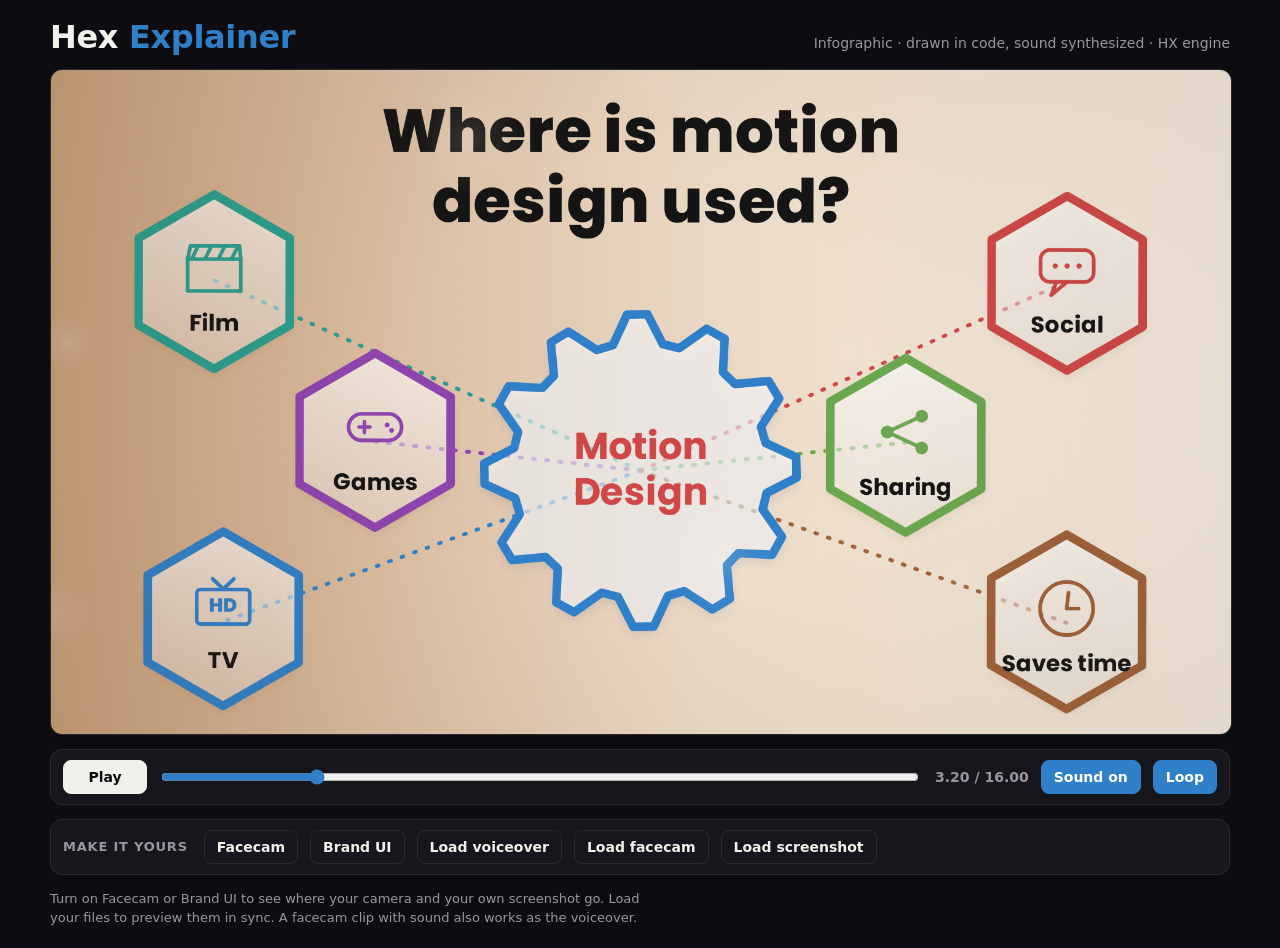
<file: styles/styles/07-hex-explainer.html>
<!doctype html>
<html lang="en">
<meta charset="utf-8">
<meta name="viewport" content="width=device-width, initial-scale=1, viewport-fit=cover">
<title>Hex Explainer</title>
<meta name="claude:viewport-fit-sides" content="cover">
<link rel="preconnect" href="https://fonts.googleapis.com">
<link rel="preconnect" href="https://fonts.gstatic.com" crossorigin>
<link rel="stylesheet" href="https://fonts.googleapis.com/css2?family=Poppins:wght@500;600;700;800&display=block">
<style>
/* Layout: a single-column studio player. Stage first, transport under it, then the "make it yours" media row. One dark look by choice. */
:root {
  color-scheme: dark;
  --bg: #0d0d11;
  --panel: #16161c;
  --ink: #f2f0eb;
  --dim: #9896a2;
  --line: #2b2a33;
  --accent: #2f80c9;
  --on-accent: #ffffff;
  --ui: system-ui, -apple-system, "Segoe UI", Roboto, sans-serif;
}
html, body { height: 100%; }
body { background: var(--bg); color: var(--ink); font-family: var(--ui); margin: 0; padding-left: max(16px, env(safe-area-inset-left, 0px)); padding-right: max(16px, env(safe-area-inset-right, 0px)); padding-block: 20px 28px; }
.wrap { max-width: 1180px; margin: 0 auto; display: grid; gap: 14px; }
.wrap.tall { max-width: 520px; }
.top { display: flex; flex-wrap: wrap; align-items: baseline; justify-content: space-between; gap: 6px 16px; }
.top h1 { margin: 0; font-size: clamp(22px, 3.4vw, 32px); line-height: 1.1; letter-spacing: -0.01em; }
.top h1 span { color: var(--accent); }
.meta { margin: 0; color: var(--dim); font-size: 14px; }
.stage { position: relative; width: 100%; max-width: 100%; background: #000; border-radius: 12px; overflow: hidden; border: 1px solid var(--line); }
.stage canvas { display: block; width: 100%; height: auto; }
.bar, .mine { display: flex; flex-wrap: wrap; align-items: center; gap: 10px 12px; background: var(--panel); border: 1px solid var(--line); border-radius: 12px; padding: 10px 12px; }
.mine .lab { font-size: 13px; font-weight: 700; letter-spacing: 0.06em; text-transform: uppercase; color: var(--dim); margin-right: 4px; }
button, label.btn { font: 600 14px var(--ui); color: var(--ink); background: transparent; border: 1px solid var(--line); border-radius: 8px; padding: 8px 12px; cursor: pointer; display: inline-flex; align-items: center; gap: 6px; }
button:hover, label.btn:hover { border-color: var(--dim); }
button:focus-visible, label.btn:focus-within, input[type=range]:focus-visible { outline: 2px solid var(--accent); outline-offset: 2px; }
button[aria-pressed="true"] { background: var(--accent); color: var(--on-accent); border-color: var(--accent); }
#play { min-width: 84px; justify-content: center; background: var(--ink); color: #0d0d11; border-color: var(--ink); }
#scrub { flex: 1 1 200px; min-width: 0; accent-color: var(--accent); }
#time { font: 600 14px var(--ui); font-variant-numeric: tabular-nums; color: var(--dim); min-width: 96px; text-align: right; }
.file { position: absolute; width: 1px; height: 1px; opacity: 0; }
.note { margin: 0; color: var(--dim); font-size: 13px; max-width: 75ch; line-height: 1.5; }
@media (prefers-reduced-motion: reduce) { * { scroll-behavior: auto; } }
</style>

<div class="wrap" id="wrap">
  <div class="top">
    <h1>Hex <span>Explainer</span></h1>
    <p class="meta" id="meta">Infographic · drawn in code, sound synthesized · HX engine</p>
  </div>
  <div class="stage"><canvas id="stage" width="1280" height="720" aria-label="Hex Explainer animation"></canvas></div>
  <div class="bar">
    <button id="play" type="button">Play</button>
    <input id="scrub" type="range" min="0" max="20" step="0.01" value="0" aria-label="Scrub timeline">
    <span id="time">0.00 / 0.00</span>
    <button id="sound" type="button" aria-pressed="true">Sound on</button>
    <button id="loop" type="button" aria-pressed="true">Loop</button>
  </div>
  <div class="mine">
    <span class="lab">Make it yours</span>
    <button id="faceOn" type="button" aria-pressed="false">Facecam</button>
    <button id="shotOn" type="button" aria-pressed="false">Brand UI</button>
    <label class="btn" for="vofile">Load voiceover<input class="file" id="vofile" type="file" accept="audio/*"></label>
    <label class="btn" for="facefile">Load facecam<input class="file" id="facefile" type="file" accept="video/*"></label>
    <label class="btn" for="shotfile">Load screenshot<input class="file" id="shotfile" type="file" accept="image/*"></label>
  </div>
  <p class="note" id="note">Turn on Facecam or Brand UI to see where your camera and your own screenshot go. Load your files to preview them in sync. A facecam clip with sound also works as the voiceover.</p>
</div>

<script>
/* =====================================================================================================
   HX MOTION ENGINE v1.1  ·  Haris AI Style Library  ·  theharisai.com
   A small engine for code-drawn animated videos. Every frame is a pure function of time t.
   Sections:  1 HX (math, random, easing, text, shapes, finishing)   2 SND (synthesized sound + music)
              3 MEDIA (facecam + brand screenshot slots)             4 STAGE (scene compositor + transitions)
   A style only defines one STYLE object (see the STYLE block). The PLAYER block wires the page.
   Rule: never use Math.random. All randomness comes from HX.rand(seed) and HX.noise(seed).
   v1.1: render scale HX.R (1.5 = 1920x1080 from 1280x720 logic). Cached layers use HX.layer(w, h) and are drawn with
         HX.blit(c, L, x, y[, w, h]) so they stay sharp. New finishing fx: bloom, leak, bokeh, burst, ring, flare, drift.
   ===================================================================================================== */

// ----------------------------------------------- 1 · HX -----------------------------------------------
const HX = (() => {
  const cl = (v, lo = 0, hi = 1) => Math.min(hi, Math.max(lo, v));
  const mix = (a, b, u) => a + (b - a) * u;
  const prog = (t, a, b) => cl((t - a) / (b - a));
  const bell = (t, a, b) => Math.sin(Math.PI * prog(t, a, b));
  const fnv = (s) => { s = String(s); let h = 2166136261 >>> 0; for (let i = 0; i < s.length; i++) { h ^= s.charCodeAt(i); h = Math.imul(h, 16777619); } return h >>> 0; };
  // sfc32 generator seeded from any string or number
  const rand = (seed) => {
    let a = fnv('a' + seed), b = fnv('b' + seed), c = fnv('c' + seed), d = 1;
    const f = () => { a >>>= 0; b >>>= 0; c >>>= 0; d >>>= 0; let t = (a + b) | 0; a = b ^ (b >>> 9); b = (c + (c << 3)) | 0; c = (c << 21) | (c >>> 11); d = (d + 1) | 0; t = (t + d) | 0; c = (c + t) | 0; return (t >>> 0) / 4294967296; };
    for (let i = 0; i < 12; i++) f();
    f.range = (lo, hi) => lo + f() * (hi - lo); f.pick = (arr) => arr[Math.floor(f() * arr.length)]; f.sign = () => (f() < 0.5 ? -1 : 1);
    return f;
  };
  // smooth 2D value noise in -1..1, quintic fade
  const fade = (u) => u * u * u * (u * (u * 6 - 15) + 10);
  const lattice = (x, y, s) => { let h = Math.imul(x | 0, 374761393) ^ Math.imul(y | 0, 668265263) ^ s; h = Math.imul(h ^ (h >>> 13), 1274126177); return ((h ^ (h >>> 16)) >>> 0) / 4294967296; };
  const noise = (seed = 0) => { const s = fnv('n' + seed); return (x, y = 0) => { const xi = Math.floor(x), yi = Math.floor(y), u = fade(x - xi), v = fade(y - yi); return mix(mix(lattice(xi, yi, s), lattice(xi + 1, yi, s), u), mix(lattice(xi, yi + 1, s), lattice(xi + 1, yi + 1, s), u), v) * 2 - 1; }; };
  const E = {
    lin: (u) => u,
    sine: (u) => 0.5 - 0.5 * Math.cos(Math.PI * u),
    out2: (u) => 1 - (1 - u) * (1 - u),
    out3: (u) => 1 - Math.pow(1 - u, 3),
    in3: (u) => u * u * u,
    io3: (u) => (u < 0.5 ? 4 * u * u * u : 1 - Math.pow(2 - 2 * u, 3) / 2),
    out5: (u) => 1 - Math.pow(1 - u, 5),
    expo: (u) => (u >= 1 ? 1 : 1 - Math.pow(2, -11 * u)),
    ioExpo: (u) => (u <= 0 ? 0 : u >= 1 ? 1 : u < 0.5 ? Math.pow(2, 20 * u - 10) / 2 : (2 - Math.pow(2, -20 * u + 10)) / 2),
    over: (u, k = 1.8) => { if (u <= 0) return 0; if (u >= 1) return 1; const v = u - 1; return 1 + v * v * ((k + 1) * v + k); },
    spring: (u, f = 12, d = 5.5) => (u <= 0 ? 0 : u >= 1 ? 1 : 1 - Math.exp(-d * u) * Math.cos(f * u)),
    bounce: (u) => { const n = 7.5625, k = 2.75; if (u < 1 / k) return n * u * u; if (u < 2 / k) return n * (u -= 1.5 / k) * u + 0.75; if (u < 2.5 / k) return n * (u -= 2.25 / k) * u + 0.9375; return n * (u -= 2.625 / k) * u + 0.984375; },
  };
  // ez(t, start, end, 'name', extra) = eased progress of t through [start, end]
  const ez = (t, a, b, name = 'out3', k) => E[name](prog(t, a, b), k);
  const canvas = (w, h) => { const c = document.createElement('canvas'); c.width = Math.max(1, Math.round(w)); c.height = Math.max(1, Math.round(h)); return c; };
  // a cached layer in logical units, stored at render scale R so it stays sharp at 1080p
  const layer = (w, h) => { const R = API.R, c = canvas(w * R, h * R); c.lw = w; c.lh = h; c.getContext('2d').setTransform(R, 0, 0, R, 0, 0); return c; };
  const blit = (c, L, x, y, w, h) => c.drawImage(L, x, y, w == null ? (L.lw || L.width) : w, h == null ? (L.lh || L.height) : h);
  // source rect in logical units
  const blitPart = (c, L, sx, sy, sw, sh, dx, dy, dw, dh) => { const k = L.lw ? L.width / L.lw : 1; c.drawImage(L, sx * k, sy * k, sw * k, sh * k, dx, dy, dw, dh); };
  const base = (c) => c.setTransform(API.R, 0, 0, API.R, 0, 0);
  // keyframes: key([[t, v], [t, v, 'ease'], ...])(t)
  const key = (pts) => (t) => {
    if (t <= pts[0][0]) return pts[0][1];
    for (let i = 1; i < pts.length; i++) if (t <= pts[i][0]) { const [t0, v0] = pts[i - 1], [t1, v1, e] = pts[i]; return mix(v0, v1, E[e || 'io3'](prog(t, t0, t1))); }
    return pts[pts.length - 1][1];
  };
  // camera kicks: list of { t, a (amount), k (decay) }
  const kick = (t, list, decay = 4) => { let z = 0; for (const q of list) { const d = t - q.t; if (d < 0) continue; z += q.a * (d < 0.05 ? d / 0.05 : Math.exp(-(d - 0.05) * (q.k || decay))); } return z; };
  const NS = noise('shake');
  const shake = (t, list) => { let x = 0, y = 0, r = 0; for (const q of list) { const d = t - q.t; if (d < 0 || d > 1.3) continue; const e = q.a * Math.exp(-d * (q.k || 7)); x += e * NS(t * 31, 1); y += e * NS(t * 29, 7); r += e * 0.0016 * NS(t * 23, 13); } return { x, y, r }; };
  // camera: zoom z and offset around a focus point
  const cam = (c, W, H, o) => { c.translate(W / 2 + (o.x || 0), H / 2 + (o.y || 0)); if (o.r) c.rotate(o.r); c.scale(o.z || 1, o.z || 1); c.translate(-(o.fx == null ? W / 2 : o.fx), -(o.fy == null ? H / 2 : o.fy)); };
  const path = {
    rr: (c, x, y, w, h, r) => { c.beginPath(); c.roundRect(x, y, w, h, r); },
    poly: (c, pts) => { c.beginPath(); pts.forEach(([x, y], i) => (i ? c.lineTo(x, y) : c.moveTo(x, y))); c.closePath(); },
    ngon: (c, cx, cy, r, n, rot = 0) => { c.beginPath(); for (let i = 0; i < n; i++) { const a = rot + (i / n) * Math.PI * 2; i ? c.lineTo(cx + Math.cos(a) * r, cy + Math.sin(a) * r) : c.moveTo(cx + Math.cos(a) * r, cy + Math.sin(a) * r); } c.closePath(); },
    star: (c, cx, cy, ro, ri, n, rot = -Math.PI / 2) => { c.beginPath(); for (let i = 0; i < n * 2; i++) { const a = rot + (i * Math.PI) / n, r = i % 2 ? ri : ro; i ? c.lineTo(cx + Math.cos(a) * r, cy + Math.sin(a) * r) : c.moveTo(cx + Math.cos(a) * r, cy + Math.sin(a) * r); } c.closePath(); },
  };
  const txt = {
    font: (weight, px, family) => `${weight} ${px}px ${family}`,
    width: (c, s, font, track = 0) => { c.font = font; c.letterSpacing = track + 'px'; const w = c.measureText(s).width; c.letterSpacing = '0px'; return w; },
    // draw text with options { font, fill, stroke, lw, align, base, track, alpha }
    draw: (c, s, x, y, o) => {
      c.save(); c.font = o.font; c.letterSpacing = (o.track || 0) + 'px'; c.textAlign = o.align || 'center'; c.textBaseline = o.base || 'middle';
      if (o.alpha != null) c.globalAlpha *= o.alpha;
      if (o.stroke) { c.lineJoin = 'round'; c.lineWidth = o.lw || 4; c.strokeStyle = o.stroke; c.strokeText(s, x, y); }
      if (o.fill) { c.fillStyle = o.fill; c.fillText(s, x, y); }
      c.restore();
    },
    // largest px (up to max) at which s fits width w
    fit: (c, s, w, max, weight, family, track = 0) => { const at = txt.width(c, s, `${weight} 100px ${family}`, track * 1); return Math.min(max, Math.floor((100 * w) / Math.max(1, at))); },
    // per-letter layout: returns [{ ch, x (center offset from the word's left edge), w }] and total width
    letters: (c, s, font, track = 0) => { c.font = font; c.letterSpacing = '0px'; let x = 0; const out = []; for (const ch of s) { const w = c.measureText(ch).width; out.push({ ch, x: x + w / 2, w }); x += w + track; } c.letterSpacing = '0px'; return { list: out, w: x - track }; },
    wrap: (c, s, font, maxW) => { c.font = font; const out = []; let line = ''; for (const w of s.split(' ')) { const test = line ? line + ' ' + w : w; if (c.measureText(test).width > maxW && line) { out.push(line); line = w; } else line = test; } if (line) out.push(line); return out; },
  };
  let GR = null; const SM = {}; let SOFT = null;
  const small = (k, w, h) => { const c = SM[k]; if (c && c.width === w && c.height === h) return c; return (SM[k] = canvas(w, h)); };
  // soft round sprite (white), used for bokeh, glows and particles
  const soft = () => { if (SOFT) return SOFT; SOFT = canvas(128, 128); const x = SOFT.getContext('2d'), g = x.createRadialGradient(64, 64, 0, 64, 64, 64); g.addColorStop(0, 'rgba(255,255,255,1)'); g.addColorStop(0.35, 'rgba(255,255,255,0.55)'); g.addColorStop(1, 'rgba(255,255,255,0)'); x.fillStyle = g; x.fillRect(0, 0, 128, 128); return SOFT; };
  const TINT = new Map();
  const tinted = (col) => { if (TINT.has(col)) return TINT.get(col); const L = canvas(128, 128), x = L.getContext('2d'); x.drawImage(soft(), 0, 0); x.globalCompositeOperation = 'source-in'; x.fillStyle = col; x.fillRect(0, 0, 128, 128); TINT.set(col, L); return L; };
  const fx = {
    // film or print grain, stepped at fps
    grain: (c, t, W, H, alpha = 0.06, fps = 12, mode = 'overlay') => {
      if (!GR) { GR = []; for (let g = 0; g < 3; g++) { const L = canvas(256, 256), x = L.getContext('2d'), img = x.createImageData(256, 256), r = rand('grain' + g); for (let i = 0; i < img.data.length; i += 4) { const v = 128 + (r() + r() - 1) * 115; img.data[i] = img.data[i + 1] = img.data[i + 2] = v; img.data[i + 3] = 255; } x.putImageData(img, 0, 0); GR.push(L); } }
      const f = Math.floor(t * fps), r = rand('gs' + f), pat = c.createPattern(GR[f % 3], 'repeat');
      pat.setTransform(new DOMMatrix().scaleSelf(1 / API.R).translateSelf(-r() * 256, -r() * 256));
      c.save(); base(c); c.globalAlpha = alpha; c.globalCompositeOperation = mode; c.fillStyle = pat; c.fillRect(0, 0, W, H); c.restore();
    },
    vignette: (c, W, H, strength = 0.35, color = '0,0,0') => {
      const g = c.createRadialGradient(W / 2, H / 2, Math.min(W, H) * 0.35, W / 2, H / 2, Math.hypot(W, H) * 0.6);
      g.addColorStop(0, `rgba(${color},0)`); g.addColorStop(1, `rgba(${color},${strength})`);
      c.save(); base(c); c.fillStyle = g; c.fillRect(0, 0, W, H); c.restore();
    },
    flash: (c, t, W, H, list) => { for (const f of list) { const d = t - f.t; if (d < 0 || d > 0.45) continue; c.save(); base(c); c.fillStyle = `rgba(${f.col || '255,255,255'},${f.a * Math.exp(-d * 10)})`; c.fillRect(0, 0, W, H); c.restore(); } },
    // bloom: bright parts glow. o = { strength, radius, lift (how much midtones glow, 0..1), mode }
    bloom: (c, o = {}) => {
      const cv = c.canvas, st = o.strength == null ? 0.55 : o.strength, rad = o.radius || 16, lift = o.lift == null ? 0.35 : o.lift;
      const w1 = Math.max(8, Math.round(cv.width / 4)), h1 = Math.max(8, Math.round(cv.height / 4)), A = small('b1', w1, h1), a = A.getContext('2d');
      const thr = `brightness(${0.55 + lift * 0.5}) contrast(${2.6 - lift * 1.4}) saturate(1.25)`;
      a.setTransform(1, 0, 0, 1, 0, 0); a.globalCompositeOperation = 'copy'; a.filter = `${thr} blur(${(rad / 4) * (cv.width / 1280)}px)`; a.drawImage(cv, 0, 0, w1, h1); a.filter = 'none';
      const w2 = Math.max(4, w1 >> 1), h2 = Math.max(4, h1 >> 1), B = small('b2', w2, h2), b = B.getContext('2d');
      b.setTransform(1, 0, 0, 1, 0, 0); b.globalCompositeOperation = 'copy'; b.filter = `blur(${(rad / 6) * (cv.width / 1280)}px)`; b.drawImage(A, 0, 0, w2, h2); b.filter = 'none';
      c.save(); c.setTransform(1, 0, 0, 1, 0, 0); c.globalCompositeOperation = o.mode || 'screen'; c.globalAlpha = st; c.drawImage(A, 0, 0, cv.width, cv.height); c.globalAlpha = st * 0.8; c.drawImage(B, 0, 0, cv.width, cv.height); c.restore();
    },
    // drifting colored light leaks. cols: ['255,120,80', ...]
    leak: (c, t, W, H, cols, a = 0.25, seed = 'leak') => {
      const N = noise(seed); c.save(); base(c); c.globalCompositeOperation = 'screen';
      cols.forEach((col, i) => { const x = W * (0.5 + 0.55 * N(t * 0.12 + i * 3.1, 1)), y = H * (0.5 + 0.55 * N(t * 0.1 + i * 5.7, 2)), R = Math.max(W, H) * (0.45 + 0.15 * N(t * 0.2, i)); const g = c.createRadialGradient(x, y, 0, x, y, R); g.addColorStop(0, `rgba(${col},${a})`); g.addColorStop(1, `rgba(${col},0)`); c.fillStyle = g; c.fillRect(0, 0, W, H); });
      c.restore();
    },
    // floating out-of-focus particles for depth. o = { n, col, min, max, speed, alpha, seed, mode }
    bokeh: (c, t, W, H, o = {}) => {
      const r = rand(o.seed || 'bk'), L = tinted(o.col || '#ffffff'), n = o.n || 24; c.save(); c.globalCompositeOperation = o.mode || 'screen';
      for (let i = 0; i < n; i++) { const s = r.range(o.min || 10, o.max || 60), sp = r.range(0.3, 1) * (o.speed || 14), x0 = r.range(-60, W + 60), y = ((r.range(0, H + 200) - t * sp) % (H + 200) + H + 200) % (H + 200) - 100, x = x0 + Math.sin(t * 0.4 + i) * 14, tw = 0.55 + 0.45 * Math.sin(t * r.range(0.5, 1.5) + i);
        c.globalAlpha = (o.alpha == null ? 0.35 : o.alpha) * tw; c.drawImage(L, x - s, y - s, s * 2, s * 2); }
      c.restore();
    },
    // particle burst at hit time t0 from (x, y). Pure function of t.
    // o = { n, seed, cols, speed, spread (radians), dir, gravity, drag, life, size, kind: 'spark' | 'dot' | 'confetti' | 'glow' }
    burst: (c, t, t0, x, y, o = {}) => {
      const d = t - t0, life = o.life || 0.9; if (d < 0 || d > life * 1.4) return;
      const r = rand((o.seed || 'p') + t0), n = o.n || 26, cols = o.cols || ['#ffffff'], g = o.gravity == null ? 600 : o.gravity, k = o.drag == null ? 2.6 : o.drag, kind = o.kind || 'spark';
      c.save(); c.globalCompositeOperation = o.mode || (kind === 'confetti' ? 'source-over' : 'lighter'); c.lineCap = 'round';
      for (let i = 0; i < n; i++) {
        const a = (o.dir || 0) + (r() - 0.5) * (o.spread == null ? Math.PI * 2 : o.spread), v = (o.speed || 700) * r.range(0.35, 1), li = life * r.range(0.6, 1.2), col = cols[i % cols.length], sz = (o.size || 4) * r.range(0.5, 1.3), rot0 = r() * 7;
        if (d > li) continue; const e = (1 - Math.exp(-k * d)) / k, px = x + Math.cos(a) * v * e, py = y + Math.sin(a) * v * e + 0.5 * g * d * d * 0.6, fade = 1 - d / li;
        const vx = Math.cos(a) * v * Math.exp(-k * d), vy = Math.sin(a) * v * Math.exp(-k * d) + g * d * 0.6;
        c.globalAlpha = fade;
        if (kind === 'spark') { const L = Math.min(60, Math.hypot(vx, vy) * 0.035) + sz; const m = Math.hypot(vx, vy) || 1; c.strokeStyle = col; c.lineWidth = sz * 0.7; c.beginPath(); c.moveTo(px, py); c.lineTo(px - (vx / m) * L, py - (vy / m) * L); c.stroke(); }
        else if (kind === 'confetti') { c.fillStyle = col; c.save(); c.translate(px, py); c.rotate(rot0 + d * 9 * (i % 2 ? 1 : -1)); c.scale(1, Math.cos(d * 12 + i)); c.fillRect(-sz, -sz * 0.5, sz * 2, sz); c.restore(); }
        else if (kind === 'glow') { c.drawImage(tinted(col), px - sz * 4, py - sz * 4, sz * 8, sz * 8); }
        else { c.fillStyle = col; c.beginPath(); c.arc(px, py, sz * (0.5 + 0.5 * fade), 0, 7); c.fill(); }
      }
      c.restore();
    },
    // expanding shockwave ring
    ring: (c, t, t0, x, y, o = {}) => { const d = t - t0, dur = o.dur || 0.6; if (d < 0 || d > dur) return; const u = E.out3(d / dur); c.save(); c.globalAlpha = (1 - u) * (o.a == null ? 0.8 : o.a); c.strokeStyle = o.col || '#fff'; c.lineWidth = (o.lw || 6) * (1 - u * 0.7); c.beginPath(); c.ellipse(x, y, mix(o.r0 || 20, o.r1 || 300, u), mix(o.r0 || 20, o.r1 || 300, u) * (o.squash || 1), 0, 0, 7); c.stroke(); c.restore(); },
    // anamorphic lens flare
    flare: (c, x, y, s, a, col = '255,220,170') => { if (a <= 0.01) return; c.save(); c.globalCompositeOperation = 'lighter'; c.globalAlpha = a; c.drawImage(tinted(`rgb(${col})`), x - s, y - s, s * 2, s * 2); c.globalAlpha = a * 0.8; c.drawImage(tinted(`rgb(${col})`), x - s * 6, y - s * 0.08, s * 12, s * 0.16); c.globalAlpha = a * 0.9; c.drawImage(tinted('#ffffff'), x - s * 0.35, y - s * 0.35, s * 0.7, s * 0.7); c.restore(); },
    // soft glow sprite
    glow: (c, x, y, r, col, a = 1) => { if (a <= 0.01) return; c.save(); c.globalCompositeOperation = 'lighter'; c.globalAlpha = a; c.drawImage(tinted(col), x - r, y - r, r * 2, r * 2); c.restore(); },
    // soft shadow under an object (cached sprite, no per-frame blur)
    shadow: (c, x, y, rx, ry, a = 0.35, col = '#000000') => { c.save(); c.globalAlpha = a; c.drawImage(tinted(col), x - rx, y - ry, rx * 2, ry * 2); c.restore(); },
  };
  // gentle handheld float for cameras
  const ND = noise('drift');
  const drift = (t, amt = 1) => ({ x: ND(t * 0.35, 1) * 6 * amt, y: ND(t * 0.3, 5) * 4 * amt, r: ND(t * 0.25, 9) * 0.0025 * amt });
  const API = { R: 1, cl, mix, prog, bell, fnv, rand, noise, E, ez, canvas, layer, blit, blitPart, base, key, kick, shake, cam, drift, path, txt, fx };
  return API;
})();

// ----------------------------------------------- 2 · SND ----------------------------------------------
// Plain Web Audio, no files. rig(ac) returns a kit k: k.play(name, t, opts), k.tone, k.noise, k.beat, k.drone, k.duck.
// Voiceover mode (opts.vo) keeps music low and plays sounds marked soft at half level.
const SND = (() => {
  const NOTE = { C: 0, D: 2, E: 4, F: 5, G: 7, A: 9, B: 11 };
  const freq = (n) => { if (typeof n === 'number') return n; const m = /^([A-G])([#b]?)(-?\d)$/.exec(n); const midi = NOTE[m[1]] + (m[2] === '#' ? 1 : m[2] === 'b' ? -1 : 0) + (+m[3] + 1) * 12; return 440 * Math.pow(2, (midi - 69) / 12); };

  function rig(ac, o = {}) {
    const VO = !!o.vo, from = o.from || 0, base = ac.currentTime + (o.lead || 0), SR = ac.sampleRate;
    const T = (t) => base + (t - from);
    const dead = (t, d) => T(t) + d < ac.currentTime || (t < from - 0.01 && d < 1.5);
    const lim = ac.createDynamicsCompressor(); lim.threshold.value = -10; lim.knee.value = 4; lim.ratio.value = 8; lim.attack.value = 0.002; lim.release.value = 0.18;
    const out = ac.createGain(); out.gain.value = o.level == null ? 0.9 : o.level; lim.connect(out); out.connect(o.dest || ac.destination);
    const bus = {}; [['sfx', VO ? 0.7 : 0.92], ['mus', VO ? 0.26 : 0.55], ['air', 0.4]].forEach(([k, g]) => { const n = ac.createGain(); n.gain.value = g; n.connect(lim); bus[k] = n; });
    const duckNode = ac.createGain(); duckNode.connect(bus.mus); const ducks = [];
    // small generated room
    const room = ac.createConvolver();
    { const len = Math.floor(SR * 1.3), b = ac.createBuffer(2, len, SR); for (let ch = 0; ch < 2; ch++) { const r = HX.rand('room' + ch), d = b.getChannelData(ch); let lp = 0; for (let i = 0; i < len; i++) { lp = lp * 0.55 + (r() * 2 - 1) * 0.45; d[i] = lp * Math.exp((-i / len) * 5.5); } } room.buffer = b; }
    const roomIn = ac.createGain(); roomIn.gain.value = 0.7; roomIn.connect(room); room.connect(lim);
    const NZ = {};
    { const len = SR * 2; for (const kind of ['white', 'pink', 'brown']) { const b = ac.createBuffer(1, len, SR), d = b.getChannelData(0), r = HX.rand('nz' + kind); let p0 = 0, p1 = 0, p2 = 0, br = 0;
      for (let i = 0; i < len; i++) { const w = r() * 2 - 1; if (kind === 'white') d[i] = w * 0.8; else if (kind === 'pink') { p0 = 0.997 * p0 + 0.03 * w; p1 = 0.985 * p1 + 0.06 * w; p2 = 0.95 * p2 + 0.15 * w; d[i] = (p0 + p1 + p2 + 0.1 * w) * 0.9; } else { br = (br + 0.025 * w) / 1.025; d[i] = br * 3.2; } }
      NZ[kind] = b; } }
    const curve = (param, v, t) => { if (!Array.isArray(v)) { param.setValueAtTime(v, t); return; } param.setValueAtTime(v[0][1], t + v[0][0]); for (let i = 1; i < v.length; i++) param.exponentialRampToValueAtTime(Math.max(0.0001, v[i][1]), t + v[i][0]); };
    const amp = (g, t, p, d, peak) => { const a = Math.min(p.a == null ? 0.003 : p.a, d * 0.8), h = Math.min(p.h || 0, d - a); g.gain.setValueAtTime(0, t); g.gain.linearRampToValueAtTime(peak, t + a); if (h > 0) g.gain.setValueAtTime(peak, t + a + h); g.gain.exponentialRampToValueAtTime(0.0001, t + d); g.gain.setValueAtTime(0, t + d + 0.002); };
    const level = (p, def) => (p.g == null ? def : p.g) * (VO && p.soft ? 0.5 : 1);
    function send(node, p, t, d) {
      const pan = ac.createStereoPanner();
      if (Array.isArray(p.pan)) { pan.pan.setValueAtTime(p.pan[0], t); pan.pan.linearRampToValueAtTime(p.pan[1], t + d); } else pan.pan.value = HX.cl(p.pan || 0, -1, 1);
      node.connect(pan); pan.connect(p.bus === 'mus' ? duckNode : bus[p.bus || 'sfx']);
      if (p.rv) { const s = ac.createGain(); s.gain.value = p.rv; pan.connect(s); s.connect(roomIn); }
    }
    function filt(p, t) { if (!p.f) return null; const f = ac.createBiquadFilter(); f.type = p.f; f.Q.value = p.q == null ? 0.8 : p.q; curve(f.frequency, p.fc == null ? 1500 : p.fc, t); return f; }
    // oscillator voice. hz: note, number or [[dt, hz], ...]
    function tone(time, p) {
      const d = p.d || 0.2; if (dead(time, d)) return; const t = T(time);
      const osc = ac.createOscillator(); osc.type = p.w || 'sine'; if (p.det) osc.detune.value = p.det;
      curve(osc.frequency, Array.isArray(p.hz) ? p.hz.map(([dt, v]) => [dt, freq(v)]) : freq(p.hz || 440), t);
      const g = ac.createGain(); amp(g, t, p, d, level(p, 0.25)); const f = filt(p, t);
      if (f) { osc.connect(f); f.connect(g); } else osc.connect(g);
      send(g, p, t, d); osc.start(t); osc.stop(t + d + 0.05);
    }
    // noise voice. c: 'white' | 'pink' | 'brown'
    function noiseV(time, p) {
      const d = p.d || 0.2; if (dead(time, d)) return; const t = T(time);
      const src = ac.createBufferSource(); src.buffer = NZ[p.c || 'white']; src.loop = true;
      const g = ac.createGain(); amp(g, t, p, d, level(p, 0.25)); const f = filt(p, t);
      if (f) { src.connect(f); f.connect(g); } else src.connect(g);
      send(g, p, t, d); src.start(t, HX.rand('o' + time)() * 1.5); src.stop(t + d + 0.05);
    }
    const duck = (t, depth = 0.55, hold = 0.25) => ducks.push([t, depth, hold]);

    // ---------- named sounds ----------
    const FX = {
      hit: (t, q) => { tone(t, { hz: [[0, 180], [0.1, 55]], d: 0.22, g: 0.45 * q.g, pan: q.pan, soft: q.soft }); noiseV(t, { d: 0.06, f: 'bandpass', fc: 1800, q: 0.7, g: 0.25 * q.g, pan: q.pan, soft: q.soft }); noiseV(t, { d: 0.015, f: 'highpass', fc: 6000, g: 0.1 * q.g, pan: q.pan, soft: q.soft }); },
      boom: (t, q) => { tone(t, { hz: [[0, 110], [0.07, 55], [1.4, 36]], d: 1.5, g: 0.65 * q.g, a: 0.004, h: 0.1 }); noiseV(t, { c: 'brown', d: 0.7, f: 'lowpass', fc: [[0, 700], [0.6, 80]], g: 0.3 * q.g, rv: 0.25 }); duck(t, 0.7, 0.3); },
      pop: (t, q) => { const f0 = q.hz || 700; tone(t, { hz: [[0, f0 * 2], [0.04, f0]], d: 0.09, g: 0.2 * q.g, pan: q.pan, soft: q.soft }); noiseV(t, { d: 0.008, f: 'highpass', fc: 5000, g: 0.07 * q.g, pan: q.pan, soft: q.soft }); },
      swish: (t, q) => { const d = q.d || 0.4, dir = q.dir || 1; noiseV(t, { c: 'pink', d, f: 'bandpass', fc: [[0, 300], [d * 0.6, q.top || 3000], [d, 600]], q: 0.9, g: 0.45 * q.g, a: d * 0.6, pan: [-0.6 * dir, 0.6 * dir], rv: 0.1, soft: q.soft }); },
      rise: (t, q) => { const d = q.d || 1; noiseV(t, { c: 'pink', d, f: 'bandpass', fc: [[0, 400], [d, 6000]], q: 1.4, g: 0.28 * q.g, a: d * 0.95, rv: 0.25, soft: q.soft }); tone(t, { w: 'triangle', hz: [[0, 220], [d, 880]], d, g: 0.05 * q.g, a: d * 0.9, soft: q.soft }); },
      tick: (t, q) => noiseV(t, { d: 0.014, f: 'bandpass', fc: q.hz || 4200, q: 4, g: 0.3 * q.g, pan: q.pan, soft: q.soft }),
      click: (t, q) => { noiseV(t, { d: 0.01, f: 'bandpass', fc: 3000, q: 2, g: 0.32 * q.g, pan: q.pan }); noiseV(t + 0.04, { d: 0.008, f: 'bandpass', fc: 2200, q: 2, g: 0.2 * q.g, pan: q.pan }); },
      chime: (t, q) => (q.notes || ['E6', 'B6']).forEach((n, i) => tone(t + i * 0.09, { hz: n, d: 0.8, g: 0.12 * q.g, a: 0.003, rv: 0.35, pan: q.pan, soft: q.soft })),
      sparkle: (t, q) => { const r = HX.rand('sp' + t); for (let i = 0; i < 6; i++) tone(t + i * 0.045, { hz: 2000 + r() * 3000, d: 0.3, g: 0.028 * q.g, a: 0.002, rv: 0.45, pan: r() * 1.4 - 0.7 }); },
      glitch: (t, q) => { const r = HX.rand('gl' + t); for (let i = 0; i < 8; i++) tone(t + i * 0.022, { w: 'square', hz: 200 + r() * 1800, d: 0.02, g: 0.06 * q.g, a: 0.001, h: 0.012, pan: r() * 1.2 - 0.6 }); noiseV(t, { d: 0.18, f: 'bandpass', fc: [[0, 3500], [0.18, 800]], g: 0.16 * q.g }); },
      keys: (t, q) => { const r = HX.rand('k' + t), end = t + (q.d || 0.4); for (let x = t; x < end; x += 0.05 + r() * 0.04) noiseV(x, { d: 0.012, f: 'bandpass', fc: 3000 + r() * 1000, q: 3, g: 0.18 * q.g, pan: q.pan, soft: true }); },
      stamp: (t, q) => { tone(t, { hz: [[0, 150], [0.16, 45]], d: 0.26, g: 0.55 * q.g, pan: q.pan }); noiseV(t, { d: 0.05, f: 'bandpass', fc: 1200, q: 1, g: 0.35 * q.g, pan: q.pan }); },
      blip: (t, q) => tone(t, { w: 'triangle', hz: [[0, q.hz || 1200], [0.06, (q.hz || 1200) * 1.5]], d: 0.08, g: 0.1 * q.g, pan: q.pan, soft: q.soft }),
      snap: (t, q) => noiseV(t, { d: 0.05, f: 'bandpass', fc: 2400, q: 1.5, g: 0.4 * q.g, pan: q.pan, rv: 0.2, soft: q.soft }),
      shimmer: (t, q) => ['C6', 'E6', 'G6', 'C7', 'E7'].forEach((n, i) => tone(t + i * 0.04, { hz: n, d: 0.7, g: 0.04 * q.g, rv: 0.5, pan: i % 2 ? 0.3 : -0.3 })),
      swell: (t, q) => { const d = q.d || 1.2; noiseV(t, { d, f: 'highpass', fc: [[0, 2000], [d, 9000]], g: 0.12 * q.g, a: d * 0.97, rv: 0.3, soft: q.soft }); },
      bell: (t, q) => { const f0 = SND.freq(q.hz || 'A5'); tone(t, { hz: f0, d: 1.5, g: 0.11 * q.g, rv: 0.5, pan: q.pan }); tone(t, { hz: f0 * 2.76, d: 0.6, g: 0.03 * q.g, rv: 0.5, pan: q.pan }); },
      thump: (t, q) => tone(t, { hz: [[0, 90], [0.12, 40]], d: 0.25, g: 0.5 * q.g, pan: q.pan, soft: q.soft }),
    };
    const play = (name, t, opts = {}) => { const f = FX[name]; if (!f) throw new Error('No sound named ' + name); f(t, Object.assign({}, opts, { g: opts.gain == null ? 1 : opts.gain })); };

    // ---------- music ----------
    const GENRE = {
      pop: { bpm: 120, kick: [0, 4, 8, 12], snare: [4, 12], hat: '8th', bass: [0, 3, 6, 8, 11, 14], arp: true },
      chill: { bpm: 84, kick: [0, 7, 10], snare: [4, 12], hat: 'swing', bass: [0, 10], pad: true },
      tech: { bpm: 124, kick: [0, 4, 8, 12], clap: [4, 12], hat: '16th', bass16: true },
      lux: { bpm: 72, kick: [0], hat: null, pluck: true, pad: true },
      dark: { bpm: 90, kick: [0, 9], snare: [8], hat: 'sparse', pad: true, bass: [0] },
    };
    // beat(t0, t1, { style, bpm, gain, chords: [[root, [notes]], ...] })
    function beat(t0, t1, p = {}) {
      const G = GENRE[p.style || 'pop'], bpm = p.bpm || G.bpm, st = 60 / bpm / 4, bar = st * 16, g = p.gain == null ? 1 : p.gain;
      const chords = p.chords || [['A2', ['A3', 'C4', 'E4']], ['F2', ['F3', 'A3', 'C4']], ['C3', ['C4', 'E4', 'G4']], ['G2', ['G3', 'B3', 'D4']]];
      let bi = 0;
      for (let tb = t0; tb < t1 - 0.05; tb += bar, bi++) {
        const [root, chord] = chords[bi % chords.length], left = Math.min(bar, t1 - tb), rf = freq(root);
        if (G.pad) chord.forEach((n, i) => tone(tb, { w: 'sawtooth', hz: n, d: left + 0.3, g: 0.016 * g, a: 0.4, h: Math.max(0, left - 0.7), f: 'lowpass', fc: 900, pan: (i - 1) * 0.4, rv: 0.4, bus: 'mus', det: (i - 1) * 7 }));
        for (let s = 0; s < 16; s++) {
          const ts = tb + s * st; if (ts >= t1 - 0.02) break;
          if (G.kick && G.kick.includes(s)) tone(ts, { hz: [[0, 140], [0.08, 48]], d: 0.3, g: 0.55 * g, bus: 'mus' });
          if (G.snare && G.snare.includes(s)) { noiseV(ts, { d: 0.17, f: 'bandpass', fc: 1900, q: 0.7, g: 0.24 * g, rv: 0.3, bus: 'mus' }); tone(ts, { hz: [[0, 240], [0.05, 180]], d: 0.08, g: 0.1 * g, bus: 'mus' }); }
          if (G.clap && G.clap.includes(s)) [0, 0.012, 0.024].forEach((o2) => noiseV(ts + o2, { d: 0.06, f: 'bandpass', fc: 1400, q: 1.2, g: 0.15 * g, rv: 0.25, bus: 'mus' }));
          if (G.hat) {
            const on = G.hat === '16th' || (G.hat === '8th' && s % 2 === 0) || (G.hat === 'swing' && s % 2 === 0) || (G.hat === 'sparse' && s % 4 === 2);
            const off = G.hat === 'swing' && s % 4 === 2 ? st * 0.33 : 0;
            if (on) noiseV(ts + off, { d: s % 4 === 2 ? 0.07 : 0.03, f: 'highpass', fc: 8000, g: (s % 4 === 2 ? 0.055 : 0.035) * g, bus: 'mus' });
          }
          if (G.bass && G.bass.includes(s)) tone(ts, { w: 'triangle', hz: rf, d: st * 2.5, g: 0.2 * g, a: 0.005, h: st, f: 'lowpass', fc: 420, bus: 'mus' });
          if (G.bass16) tone(ts, { w: 'sawtooth', hz: s % 4 === 2 ? rf * 2 : rf, d: st * 0.9, g: 0.07 * g, f: 'lowpass', fc: [[0, 1600], [st * 0.8, 300]], bus: 'mus' });
          if (G.arp && s % 2 === 1) tone(ts, { w: 'square', hz: freq(chord[(s >> 1) % 3]) * 2, d: st * 0.8, g: 0.022 * g, f: 'lowpass', fc: 2400, rv: 0.2, pan: ((s >> 1) % 3 - 1) * 0.3, bus: 'mus' });
          if (G.pluck && [0, 3, 6, 10, 12].includes(s)) tone(ts, { w: 'triangle', hz: freq(chord[s % 3]) * 2, d: 0.9, g: 0.06 * g, rv: 0.5, pan: (s % 3 - 1) * 0.3, bus: 'mus' });
        }
      }
    }
    function drone(t0, t1, p = {}) { const d = t1 - t0, g = p.gain == null ? 1 : p.gain; tone(t0, { hz: p.note || 'A1', d, g: 0.1 * g, a: d * 0.4, h: d * 0.3, bus: 'mus' }); noiseV(t0, { c: 'pink', d, f: 'lowpass', fc: 600, g: 0.04 * g, a: d * 0.5, h: d * 0.2, bus: 'air' }); }
    function finish() { ducks.sort((a, b) => a[0] - b[0]); for (const [t, depth, hold] of ducks) { const s = T(t); if (s + hold < ac.currentTime) continue; duckNode.gain.setTargetAtTime(1 - depth, Math.max(s, ac.currentTime), 0.01); duckNode.gain.setTargetAtTime(1, s + hold, 0.15); } }
    return { play, tone, noise: noiseV, beat, drone, duck, finish, freq, vo: VO };
  }
  function live(score, from, o = {}) { const ac = new (window.AudioContext || window.webkitAudioContext)(); const k = rig(ac, Object.assign({}, o, { from: from || 0, lead: 0.05 })); score(k); k.finish(); return () => { try { ac.close(); } catch (e) {} }; }
  async function render(score, dur, sr = 48000, o = {}) {
    const n = Math.ceil(dur * sr), ac = new OfflineAudioContext(2, n, sr), k = rig(ac, Object.assign({}, o, { from: 0 })); score(k); k.finish();
    const b = await ac.startRendering(), L = b.getChannelData(0), R = b.getChannelData(1), inter = new Float32Array(n * 2); let peak = 0;
    for (let i = 0; i < n; i++) { inter[2 * i] = L[i]; inter[2 * i + 1] = R[i]; peak = Math.max(peak, Math.abs(L[i]), Math.abs(R[i])); }
    return { inter, peak, sr, frames: n };
  }
  return { rig, live, render, freq };
})();

// ---------------------------------------------- 3 · MEDIA ---------------------------------------------
// Two optional slots a style can draw into. Without a loaded file each slot shows a clean stand-in.
//   MEDIA.face(c, x, y, w, h, { shape: 'circle' | 'rect', r, tint, zoom })   facecam video
//   MEDIA.shot(c, x, y, w, h, { r, zoom, fx, fy, tint })                         brand screenshot / UI
const MEDIA = (() => {
  const st = { face: null, shot: null };
  const cache = new Map();
  const cover = (c, src, sw, sh, x, y, w, h, zoom = 1, fx = 0.5, fy = 0.5) => { const s = Math.max(w / sw, h / sh) * zoom, dw = sw * s, dh = sh * s; c.drawImage(src, x + (w - dw) * fx, y + (h - dh) * fy, dw, dh); };
  function standInFace(w, h, tint) {
    const k = 'f' + w + 'x' + h + tint; if (cache.has(k)) return cache.get(k);
    const L = HX.layer(w, h), x = L.getContext('2d'), g = x.createLinearGradient(0, 0, 0, h);
    g.addColorStop(0, tint); g.addColorStop(1, '#0d0d12'); x.fillStyle = g; x.fillRect(0, 0, w, h);
    const s = Math.min(w, h); x.fillStyle = 'rgba(255,255,255,0.22)';
    x.beginPath(); x.arc(w / 2, h * 0.42, s * 0.2, 0, 7); x.fill();
    x.beginPath(); x.ellipse(w / 2, h * 0.42 + s * 0.62, s * 0.38, s * 0.36, 0, Math.PI, 0); x.fill();
    if (s > 120) { x.font = `700 ${Math.round(s * 0.075)}px system-ui, sans-serif`; x.letterSpacing = '2px'; x.textAlign = 'center'; x.fillStyle = 'rgba(255,255,255,0.75)'; x.fillText('YOUR FACECAM', w / 2, h * 0.86); }
    cache.set(k, L); return L;
  }
  function standInShot(tint) {
    const k = 's' + tint; if (cache.has(k)) return cache.get(k);
    const w = 1280, h = 800, L = HX.canvas(w, h), x = L.getContext('2d');
    x.fillStyle = '#f4f5f8'; x.fillRect(0, 0, w, h); x.fillStyle = '#ffffff'; x.fillRect(0, 0, w, 64); x.fillStyle = '#e3e5ec'; x.fillRect(0, 63, w, 1);
    x.fillStyle = tint; x.beginPath(); x.roundRect(28, 18, 28, 28, 8); x.fill(); x.fillStyle = '#20232c'; x.font = '700 22px system-ui, sans-serif'; x.fillText('Your App', 68, 40);
    x.fillStyle = '#eef0f5'; x.beginPath(); x.roundRect(380, 16, 420, 32, 16); x.fill();
    x.fillStyle = '#ffffff'; x.fillRect(0, 64, 230, h - 64); x.fillStyle = '#e3e5ec'; x.fillRect(229, 64, 1, h - 64);
    ['Dashboard', 'Projects', 'Analytics', 'Team', 'Settings'].forEach((s, i) => { if (i === 0) { x.fillStyle = tint + '22'; x.beginPath(); x.roundRect(14, 92, 200, 40, 10); x.fill(); } x.fillStyle = i === 0 ? tint : '#5b6070'; x.font = '600 18px system-ui, sans-serif'; x.fillText(s, 40, 118 + i * 52); });
    [['Revenue', '$12.4k'], ['Users', '3,280'], ['Growth', '+18%']].forEach(([a, b], i) => { const cx = 262 + i * 330; x.fillStyle = '#ffffff'; x.beginPath(); x.roundRect(cx, 96, 306, 130, 14); x.fill(); x.fillStyle = '#8b90a0'; x.font = '600 17px system-ui, sans-serif'; x.fillText(a, cx + 22, 132); x.fillStyle = '#1d2030'; x.font = '800 40px system-ui, sans-serif'; x.fillText(b, cx + 22, 190); });
    x.fillStyle = '#ffffff'; x.beginPath(); x.roundRect(262, 250, 966, 300, 14); x.fill();
    x.strokeStyle = tint; x.lineWidth = 5; x.lineJoin = 'round'; x.beginPath(); const r = HX.rand('chart'); for (let i = 0; i <= 12; i++) { const px = 300 + i * 74, py = 500 - i * 17 - r() * 50; i ? x.lineTo(px, py) : x.moveTo(px, py); } x.stroke();
    for (let i = 0; i < 3; i++) { x.fillStyle = '#ffffff'; x.beginPath(); x.roundRect(262, 574 + i * 66, 966, 54, 12); x.fill(); x.fillStyle = '#d9dce5'; x.beginPath(); x.roundRect(286, 594 + i * 66, 260, 14, 7); x.fill(); x.beginPath(); x.roundRect(1060, 594 + i * 66, 140, 14, 7); x.fill(); }
    x.fillStyle = tint; x.beginPath(); x.roundRect(w - 290, h - 66, 262, 44, 22); x.fill(); x.fillStyle = '#fff'; x.font = '800 17px system-ui, sans-serif'; x.letterSpacing = '2px'; x.fillText('YOUR SCREENSHOT', w - 262, h - 38);
    cache.set(k, L); return L;
  }
  function clipTo(c, x, y, w, h, o) { c.beginPath(); if (o.shape === 'circle') c.ellipse(x + w / 2, y + h / 2, w / 2, h / 2, 0, 0, Math.PI * 2); else c.roundRect(x, y, w, h, o.r == null ? 0 : o.r); }
  function face(c, x, y, w, h, o = {}) {
    c.save(); clipTo(c, x, y, w, h, o); c.clip(); const v = st.face;
    if (v && v.readyState >= 2 && v.videoWidth) cover(c, v, v.videoWidth, v.videoHeight, x, y, w, h, o.zoom || 1, 0.5, 0.35);
    else c.drawImage(standInFace(Math.round(w), Math.round(h), o.tint || '#3a3f5a'), x, y, w, h);
    c.restore();
  }
  function shot(c, x, y, w, h, o = {}) {
    c.save(); clipTo(c, x, y, w, h, o); c.clip(); const img = st.shot, z = o.zoom || 1, fx = o.fx == null ? 0.5 : o.fx, fy = o.fy == null ? 0.5 : o.fy;
    if (img) cover(c, img, img.naturalWidth, img.naturalHeight, x, y, w, h, z, fx, fy); else { const L = standInShot(o.tint || '#4f6bff'); cover(c, L, L.width, L.height, x, y, w, h, z, fx, fy); }
    c.restore();
  }
  // keep the facecam video on the timeline
  function sync(t, playing) {
    const v = st.face; if (!v || !v.duration) return; const tt = Math.min(t, v.duration - 0.03);
    if (playing) { if (v.paused) v.play().catch(() => {}); if (Math.abs(v.currentTime - tt) > 0.25) v.currentTime = tt; }
    else { if (!v.paused) v.pause(); if (Math.abs(v.currentTime - tt) > 0.02) v.currentTime = tt; }
  }
  function seekVideo(t) { const v = st.face; if (!v || !v.duration) return Promise.resolve(); const tt = Math.min(t, v.duration - 0.03); if (Math.abs(v.currentTime - tt) < 0.005) return Promise.resolve(); return new Promise((res) => { const done = () => { v.removeEventListener('seeked', done); res(); }; v.addEventListener('seeked', done); v.currentTime = tt; setTimeout(done, 1500); }); }
  return { st, face, shot, sync, seekVideo, cover };
})();

// ---------------------------------------------- 4 · STAGE ---------------------------------------------
// STYLE.scenes = [{ draw(c, t, M) }, ...]; STYLE.cuts = [{ t, d, kind, ...opts }] (one cut between each pair of scenes).
// Transition kinds: fade, slide, whip, wipe, iris, zoom, flash, blinds, glitch, push, mask (custom: cut.mask(c, u, W, H) builds a path).
// Scenes draw in logical units (STYLE.W x STYLE.H); the stage scales everything by HX.R.
const STAGE = (() => {
  let A = null, B = null, X = null;
  const reset = (x) => { HX.base(x); x.globalAlpha = 1; x.globalCompositeOperation = 'source-over'; x.filter = 'none'; };
  function ensure(W, H) { const R = HX.R, w = Math.round(W * R), h = Math.round(H * R); if (!A || A.width !== w || A.height !== h) { A = HX.canvas(w, h); B = HX.canvas(w, h); X = HX.canvas(w, h); } }
  function paint(L, S, i, t, M) { const x = L.getContext('2d'); reset(x); x.clearRect(0, 0, S.W, S.H); x.fillStyle = S.base || '#000'; x.fillRect(0, 0, S.W, S.H); S.scenes[i].draw(x, t, M); reset(x); return L; }
  const index = (S, t) => { let i = 0; for (const c of S.cuts) if (t >= c.t) i++; return Math.min(i, S.scenes.length - 1); };
  const TR = {
    fade: (c, a, b, u, W, H) => { c.drawImage(a, 0, 0, W, H); c.globalAlpha = HX.E.sine(u); c.drawImage(b, 0, 0, W, H); c.globalAlpha = 1; },
    slide: (c, a, b, u, W, H, q) => { const e = HX.E.io3(u), v = q.dir === 'u' || q.dir === 'd', s = q.dir === 'l' || q.dir === 'u' ? -1 : 1, D = v ? H : W; const pa = -e * D * s, pb = (1 - e) * D * s; v ? (c.drawImage(a, 0, pa, W, H), c.drawImage(b, 0, pb, W, H)) : (c.drawImage(a, pa, 0, W, H), c.drawImage(b, pb, 0, W, H)); },
    // push: the old scene scales back and darkens while the new one slides over it with a shadow
    push: (c, a, b, u, W, H, q) => { const e = HX.E.io3(u), s = q.dir === 'l' ? -1 : 1; c.save(); c.translate(W / 2, H / 2); c.scale(1 - 0.08 * e, 1 - 0.08 * e); c.drawImage(a, -W / 2 - e * W * 0.25 * s, -H / 2, W, H); c.restore(); c.fillStyle = `rgba(0,0,0,${0.45 * e})`; c.fillRect(0, 0, W, H); const x = (1 - e) * W * s; c.save(); c.shadowColor = 'rgba(0,0,0,0.5)'; c.shadowBlur = 40; c.drawImage(b, x, 0, W, H); c.restore(); },
    whip: (c, a, b, u, W, H, q) => {
      const e = HX.E.io3(u), v = q.dir === 'u' || q.dir === 'd', s = q.dir === 'l' || q.dir === 'u' ? -1 : 1, D = v ? H : W, blur = Math.sin(Math.PI * u) * 150, x = X.getContext('2d');
      reset(x); x.clearRect(0, 0, W, H); x.globalCompositeOperation = 'lighter'; x.globalAlpha = 1 / 9;
      for (let k = 0; k < 9; k++) { const o = (k / 8 - 0.5) * blur, pa = -e * D * s + o, pb = (1 - e) * D * s + o; v ? (x.drawImage(a, 0, pa, W, H), x.drawImage(b, 0, pb, W, H)) : (x.drawImage(a, pa, 0, W, H), x.drawImage(b, pb, 0, W, H)); }
      reset(x); c.drawImage(X, 0, 0, W, H);
    },
    wipe: (c, a, b, u, W, H, q) => {
      const e = HX.E.io3(u), ang = q.angle || 0, D = Math.hypot(W, H), pos = HX.mix(-D / 2 - (q.band || 0), D / 2 + (q.band || 0), e);
      c.drawImage(a, 0, 0, W, H); c.save(); c.translate(W / 2, H / 2); c.rotate(ang); c.beginPath(); c.rect(-D, -D, D + pos, D * 2); c.restore(); c.save(); c.clip(); c.drawImage(b, 0, 0, W, H); c.restore();
      if (q.band) { c.save(); c.translate(W / 2, H / 2); c.rotate(ang); c.shadowColor = 'rgba(0,0,0,0.35)'; c.shadowBlur = 24; c.fillStyle = q.color || '#fff'; c.fillRect(pos - q.band, -D, q.band, D * 2); c.restore(); }
    },
    iris: (c, a, b, u, W, H, q) => { const e = HX.E.io3(u), x0 = q.x == null ? W / 2 : q.x, y0 = q.y == null ? H / 2 : q.y, R = e * Math.hypot(W, H) * 0.75; c.drawImage(a, 0, 0, W, H); c.save(); c.beginPath(); c.arc(x0, y0, R, 0, 7); c.clip(); c.drawImage(b, 0, 0, W, H); c.restore(); if (q.ring) { c.save(); c.shadowColor = q.ring; c.shadowBlur = 30; c.strokeStyle = q.ring; c.lineWidth = q.lw || 10; c.beginPath(); c.arc(x0, y0, R, 0, 7); c.stroke(); c.restore(); } },
    zoom: (c, a, b, u, W, H) => { const e = HX.E.io3(u); c.save(); c.globalAlpha = 1 - e; c.translate(W / 2, H / 2); c.scale(1 + 0.3 * e, 1 + 0.3 * e); c.drawImage(a, -W / 2, -H / 2, W, H); c.restore(); c.save(); c.globalAlpha = e; c.translate(W / 2, H / 2); c.scale(0.82 + 0.18 * e, 0.82 + 0.18 * e); c.drawImage(b, -W / 2, -H / 2, W, H); c.restore(); },
    flash: (c, a, b, u, W, H, q) => { c.drawImage(u < 0.5 ? a : b, 0, 0, W, H); c.fillStyle = `rgba(${q.col || '255,255,255'},${0.95 * (1 - Math.abs(u * 2 - 1))})`; c.fillRect(0, 0, W, H); },
    blinds: (c, a, b, u, W, H, q) => { const n = q.n || 8, v = q.dir === 'v'; c.drawImage(a, 0, 0, W, H); c.save(); c.beginPath(); for (let i = 0; i < n; i++) { const e = HX.E.io3(HX.cl(u * 1.6 - (i / n) * 0.6)); if (v) { const w = W / n; c.rect(i * w, 0, w * e, H); } else { const h = H / n; c.rect(0, i * h, W, h * e); } } c.clip(); c.drawImage(b, 0, 0, W, H); c.restore(); },
    glitch: (c, a, b, u, W, H) => { const src = u < 0.5 ? a : b, k = HX.R, f = Math.floor(u * 40), r = HX.rand('g' + f), amp = Math.sin(Math.PI * u); c.drawImage(src, 0, 0, W, H); for (let j = 0; j < 10; j++) { const y = r() * H, h = 4 + r() * 50, dx = (r() - 0.5) * 160 * amp; c.drawImage(src, 0, y * k, W * k, h * k, dx, y, W, h); } c.globalCompositeOperation = 'screen'; c.globalAlpha = 0.5 * amp; c.drawImage(src, 10 * amp, 0, W, H); c.globalAlpha = 1; c.globalCompositeOperation = 'source-over'; },
    mask: (c, a, b, u, W, H, q) => { c.drawImage(a, 0, 0, W, H); c.save(); q.mask(c, u, W, H); c.clip(); c.drawImage(b, 0, 0, W, H); c.restore(); if (q.edge) q.edge(c, u, W, H); },
  };
  function frame(ctx, S, t, M) {
    const W = S.W, H = S.H; ensure(W, H); reset(ctx); ctx.fillStyle = S.base || '#000'; ctx.fillRect(0, 0, W, H);
    const i = index(S, t), cut = S.cuts.find((q) => t >= q.t && t < q.t + q.d);
    if (!cut) { S.scenes[i].draw(ctx, t, M); reset(ctx); }
    else { const u = (t - cut.t) / cut.d, a = paint(A, S, i - 1, t, M), b = paint(B, S, i, t, M); TR[cut.kind](ctx, a, b, u, W, H, cut); reset(ctx); }
    if (S.overlay) { S.overlay(ctx, t, M); reset(ctx); }
  }
  // warm every cache by drawing a spread of times once (call after fonts load)
  function warm(ctx, S, M, step = 0.25) { for (let t = 0; t < S.D; t += step) frame(ctx, S, t, M); }
  return { frame, index, warm, TR };
})();

</script>
<script>
// @name Hex Explainer
// @family Infographic
// @fonts family=Poppins:wght@500;600;700;800
// @accent #2f80c9
// @onaccent #ffffff
// =====================================================================================================
// STYLE: Hex Explainer  ·  Haris AI Style Library
// A friendly classroom infographic: warm tan-to-cream gradient, a blue outlined gear at the center,
// thick-outlined hexagons in six friendly colors with simple line icons, dotted connectors that draw
// themselves, and a big bold black title. Demo topic: "Where is motion design used?"
// =====================================================================================================
const W = 1280, H = 720;
const { cl, mix, prog, ez, E, kick, shake, cam, fx, rand } = HX;
const C = { tan: '#c9a07c', cream: '#f8f0e6', ink: '#141414', blue: '#2f80c9', purple: '#8e44ad', teal: '#2a9d8f', red: '#cf4747', green: '#6aa84f', brown: '#a0623a', white: '#ffffff' };
const SANS = '"Poppins", "Segoe UI", system-ui, sans-serif';
const fnt = (px, w = 800) => `${w} ${px}px ${SANS}`;

const TL = {
  D: 16,
  intro: { t1: 0.3, t2: 0.75, gear: 1.1, hex: [1.6, 1.75, 1.9, 2.05, 2.2, 2.35] },
  uses: { cards: [4.75, 5.95, 7.15] },
  chain: { a: 9.25, g: [9.4, 9.75, 10.1], cap: 10.8 },
  end: { hex: 12.85, t1: 13.2, cta: 14.1 },
};
const CUTS = [
  { t: 4.3, d: 0.45, kind: 'iris', x: 640, y: 420, ring: '#2f80c9', lw: 10 },
  { t: 8.8, d: 0.45, kind: 'slide', dir: 'l' },
  { t: 12.45, d: 0.4, kind: 'flash', col: '255,255,255' },
];
const KICK = [{ t: 0.75, a: 0.02 }, { t: 1.1, a: 0.03 }, { t: 4.75, a: 0.02 }, { t: 5.95, a: 0.02 }, { t: 7.15, a: 0.02 }, { t: 13.2, a: 0.04 }];

// ---------- surface ----------
function bg(c) { const g = c.createLinearGradient(0, 0, W, 0); g.addColorStop(0, C.tan); g.addColorStop(0.55, '#ead8c4'); g.addColorStop(1, C.cream); c.fillStyle = g; c.fillRect(0, 0, W, H); }
// ---------- props ----------
function hexPath(c, x, y, r) { HX.path.ngon(c, x, y, r, 6, Math.PI / 6); }
function hex(c, x, y, r, col, fill = 'rgba(255,255,255,0.35)', lw = 9) { hexPath(c, x, y, r); c.save(); c.shadowColor = 'rgba(90,55,25,0.28)'; c.shadowBlur = 18; c.shadowOffsetY = 10; c.fillStyle = fill; c.fill(); c.restore(); const g = c.createLinearGradient(x, y - r, x, y + r); g.addColorStop(0, 'rgba(255,255,255,0.45)'); g.addColorStop(1, 'rgba(255,255,255,0)'); c.fillStyle = g; c.fill(); c.lineJoin = 'round'; c.strokeStyle = col; c.lineWidth = lw; c.stroke(); }
function gear(c, x, y, R, rot, col = C.blue) {
  c.save(); c.translate(x, y); c.rotate(rot); c.beginPath(); const n = 12;
  for (let i = 0; i < n * 4; i++) { const a = (i / (n * 4)) * Math.PI * 2, r = i % 4 < 2 ? R : R * 0.82; i ? c.lineTo(Math.cos(a) * r, Math.sin(a) * r) : c.moveTo(Math.cos(a) * r, Math.sin(a) * r); }
  c.closePath(); c.save(); c.shadowColor = 'rgba(40,60,100,0.25)'; c.shadowBlur = 20; c.shadowOffsetY = 10; c.fillStyle = 'rgba(255,255,255,0.6)'; c.fill(); c.restore(); c.strokeStyle = col; c.lineWidth = 9; c.lineJoin = 'round'; c.stroke(); c.restore();
}
// simple line icons, drawn at size s around the origin
const ICON = {
  clapper(c, s) { c.strokeRect(-s, -s * 0.35, s * 2, s * 1.2); c.beginPath(); c.moveTo(-s, -s * 0.35); c.lineTo(-s * 0.9, -s * 0.85); c.lineTo(s * 0.95, -s * 0.85); c.lineTo(s, -s * 0.35); c.stroke(); for (let i = 0; i < 4; i++) { c.beginPath(); c.moveTo(-s * 0.6 + i * s * 0.5, -s * 0.85); c.lineTo(-s * 0.85 + i * s * 0.5, -s * 0.35); c.stroke(); } },
  pad(c, s) { c.beginPath(); c.roundRect(-s, -s * 0.5, s * 2, s, s * 0.5); c.stroke(); c.beginPath(); c.moveTo(-s * 0.6, 0); c.lineTo(-s * 0.2, 0); c.moveTo(-s * 0.4, -s * 0.2); c.lineTo(-s * 0.4, s * 0.2); c.stroke(); c.beginPath(); c.arc(s * 0.45, -s * 0.08, s * 0.09, 0, 7); c.arc(s * 0.62, s * 0.12, s * 0.09, 0, 7); c.fill(); },
  tv(c, s) { c.beginPath(); c.roundRect(-s, -s * 0.6, s * 2, s * 1.3, s * 0.15); c.stroke(); c.beginPath(); c.moveTo(-s * 0.4, -s * 1.0); c.lineTo(0, -s * 0.62); c.lineTo(s * 0.4, -s * 1.0); c.stroke(); c.font = `800 ${Math.round(s * 0.7)}px ${SANS}`; c.textAlign = 'center'; c.textBaseline = 'middle'; c.fillText('HD', 0, s * 0.06); },
  chat(c, s) { c.beginPath(); c.roundRect(-s, -s * 0.75, s * 2, s * 1.2, s * 0.35); c.stroke(); c.beginPath(); c.moveTo(-s * 0.4, s * 0.45); c.lineTo(-s * 0.6, s * 0.95); c.lineTo(0, s * 0.45); c.stroke(); [-0.45, 0, 0.45].forEach((d) => { c.beginPath(); c.arc(d * s, -s * 0.15, s * 0.1, 0, 7); c.fill(); }); },
  share(c, s) { const P = [[-s * 0.7, 0], [s * 0.6, -s * 0.6], [s * 0.6, s * 0.6]]; c.beginPath(); c.moveTo(...P[0]); c.lineTo(...P[1]); c.moveTo(...P[0]); c.lineTo(...P[2]); c.stroke(); P.forEach(([x, y]) => { c.beginPath(); c.arc(x, y, s * 0.24, 0, 7); c.fill(); }); },
  clock(c, s, t = 0) { c.beginPath(); c.arc(0, 0, s, 0, 7); c.stroke(); c.beginPath(); c.moveTo(0, 0); c.lineTo(Math.cos(t * 2 - 1.57) * s * 0.6, Math.sin(t * 2 - 1.57) * s * 0.6); c.moveTo(0, 0); c.lineTo(s * 0.45, 0); c.stroke(); },
  cap(c, s) { c.beginPath(); c.moveTo(-s, -s * 0.2); c.lineTo(0, -s * 0.7); c.lineTo(s, -s * 0.2); c.lineTo(0, s * 0.3); c.closePath(); c.stroke(); c.beginPath(); c.moveTo(-s * 0.55, 0); c.lineTo(-s * 0.55, s * 0.55); c.quadraticCurveTo(0, s * 0.85, s * 0.55, s * 0.55); c.lineTo(s * 0.55, 0); c.stroke(); },
  phone(c, s) { c.beginPath(); c.roundRect(-s * 0.55, -s, s * 1.1, s * 2, s * 0.2); c.stroke(); c.beginPath(); c.arc(0, s * 0.72, s * 0.1, 0, 7); c.fill(); },
};
function icon(c, kind, x, y, s, col, t = 0) { c.save(); c.translate(x, y); c.strokeStyle = col; c.fillStyle = col; c.lineWidth = Math.max(3, s * 0.14); c.lineJoin = 'round'; c.lineCap = 'round'; ICON[kind](c, s, t); c.restore(); }
function dotted(c, x0, y0, x1, y1, p, col) { if (p <= 0) return; c.save(); c.strokeStyle = col; c.lineWidth = 4; c.setLineDash([2, 12]); c.lineCap = 'round'; c.beginPath(); c.moveTo(x0, y0); c.lineTo(mix(x0, x1, p), mix(y0, y1, p)); c.stroke(); c.restore(); }
function text(c, s, x, y, px, a, o = {}) { if (a <= 0) return; c.save(); c.globalAlpha *= a; c.font = fnt(px, o.w || 800); c.letterSpacing = (o.track || 0) + 'px'; c.textAlign = o.align || 'center'; c.textBaseline = 'middle'; c.fillStyle = o.fill || C.ink; c.fillText(s, x, y + (1 - a) * (o.rise || 16)); c.restore(); }
const pop = (t, t0) => ez(t, t0, t0 + 0.45, 'over', 2);

// =================================== SCENES ===================================
function camOf(t, a, b, fy = H / 2) { const o = camOf0(t, a, b, fy), d = HX.drift(t, 0.8); o.x = (o.x || 0) + d.x; o.y = (o.y || 0) + d.y; o.r = (o.r || 0) + d.r; return o; }
function camOf0(t, a, b, fy = H / 2) { return { z: 1 + 0.03 * ez(t, a, b, 'io3') + kick(t, KICK), fy }; }
const HEXES = [
  { x: 200, y: 590, col: C.blue, ic: 'tv', lab: 'TV' }, { x: 360, y: 400, col: C.purple, ic: 'pad', lab: 'Games' }, { x: 190, y: 230, col: C.teal, ic: 'clapper', lab: 'Film' },
  { x: 920, y: 400, col: C.green, ic: 'share', lab: 'Sharing' }, { x: 1090, y: 230, col: C.red, ic: 'chat', lab: 'Social' }, { x: 1090, y: 590, col: C.brown, ic: 'clock', lab: 'Saves time' },
];
function sIntro(c, t) {
  const I = TL.intro; bg(c); c.save(); cam(c, W, H, camOf(t, 0, 4.3));
  text(c, 'Where is motion', W / 2, 78, 64, ez(t, I.t1, I.t1 + 0.45));
  text(c, 'design used?', W / 2, 152, 64, ez(t, I.t2, I.t2 + 0.45));
  const gx = W / 2, gy = 430;
  HEXES.forEach((h, i) => dotted(c, gx, gy, h.x, h.y, ez(t, I.hex[i] - 0.25, I.hex[i] + 0.1, 'out3'), h.col));
  const gs = pop(t, I.gear); if (gs > 0) { c.save(); c.translate(gx, gy); c.scale(gs, gs); gear(c, 0, 0, 165, t * 0.3); text(c, 'Motion', 0, -22, 40, 1, { fill: C.red, w: 700, rise: 0 }); text(c, 'Design', 0, 26, 40, 1, { fill: C.red, w: 700, rise: 0 }); c.restore(); }
  HEXES.forEach((h, i) => { const s = pop(t, I.hex[i]); if (s <= 0) return; c.save(); c.translate(h.x, h.y + Math.sin(t * 1.5 + i) * 3); c.scale(s, s); hex(c, 0, 0, 92, h.col); icon(c, h.ic, 0, -14, 28, h.col, t); text(c, h.lab, 0, 46, 24, 1, { w: 700, rise: 0 }); c.restore(); });
  c.restore();
}
function useCard(c, t, t0, x, col, ic, head, line, on) {
  const s = pop(t, t0); if (s <= 0) return; const hi = on ? 1 : 0.55;
  c.save(); c.translate(x, 380); c.scale(s * (on ? 1.06 : 1), s * (on ? 1.06 : 1)); c.globalAlpha = hi;
  hex(c, 0, -40, 150, col, 'rgba(255,255,255,0.6)', 12); icon(c, ic, 0, -60, 48, col, t);
  text(c, head, 0, 40, 36, 1, { rise: 0 }); c.restore();
  text(c, line, x, 600, 28, ez(t, t0 + 0.3, t0 + 0.7) * hi, { w: 600 });
}
function sUses(c, t, M) {
  const U = TL.uses; bg(c); c.save(); cam(c, W, H, camOf(t, 4.3, 8.8));
  text(c, '3 places it shines', W / 2, 90, 56, ez(t, 4.5, 4.9));
  const on = (i) => t >= U.cards[i] && (i === 2 || t < U.cards[i + 1]);
  const X = M.face ? [210, 530, 850] : [260, 640, 1020];
  useCard(c, t, U.cards[0], X[0], C.red, 'chat', 'Ads', 'Stops the scroll', on(0));
  useCard(c, t, U.cards[1], X[1], C.teal, 'cap', 'Courses', 'Explains ideas faster', on(1));
  useCard(c, t, U.cards[2], X[2], C.purple, 'phone', 'Apps', 'Shows how it works', on(2));
  c.restore();
}
function sChain(c, t, M) {
  const Ch = TL.chain; bg(c); c.save(); cam(c, W, H, camOf(t, 8.8, 12.45));
  if (M.shot) {
    const lw = M.face ? 640 : 700, lh = lw * 0.6, x = (M.face ? 560 : 640) - lw / 2, y = 150, e = pop(t, Ch.a);
    c.save(); c.translate(x + lw / 2, y + lh / 2); c.scale(e, e); c.translate(-(x + lw / 2), -(y + lh / 2));
    c.fillStyle = C.ink; c.beginPath(); c.roundRect(x - 16, y - 16, lw + 32, lh + 32, 22); c.fill(); MEDIA.shot(c, x, y, lw, lh, { r: 8, zoom: 1 + 0.04 * prog(t, Ch.a, 12.4), tint: C.blue });
    c.fillStyle = '#3a3a3a'; c.beginPath(); c.moveTo(x - 80, y + lh + 16); c.lineTo(x + lw + 80, y + lh + 16); c.lineTo(x + lw + 40, y + lh + 50); c.lineTo(x - 40, y + lh + 50); c.closePath(); c.fill(); c.restore();
    gear(c, x - 30, y + 10, 52 * pop(t, Ch.g[0]), t * 0.8); hex(c, x + lw + 20, y + lh - 30, 54 * pop(t, Ch.g[1]), C.red);
    text(c, 'Your product, explained', W / 2, 80, 48, ez(t, Ch.cap, Ch.cap + 0.4));
  } else {
    text(c, 'How it gets made', W / 2, 90, 56, ez(t, Ch.a, Ch.a + 0.4));
    const G = [[340, 400, 130, C.blue, 'Script'], [600, 470, 100, C.teal, 'Design'], [840, 380, 140, C.red, 'Motion']];
    G.forEach(([x, y, R, col, lab], i) => { const s = pop(t, Ch.g[i]); if (s <= 0) return; c.save(); c.translate(x, y); c.scale(s, s); gear(c, 0, 0, R, (i % 2 ? -1 : 1) * t * (130 / R) * 0.5, col); text(c, lab, 0, 0, 30, 1, { w: 700, rise: 0 }); c.restore(); });
    text(c, 'Each step turns the next one.', W / 2, 650, 28, ez(t, Ch.cap, Ch.cap + 0.4), { w: 600 });
  }
  c.restore();
}
function sEnd(c, t) {
  const En = TL.end; bg(c); c.save(); cam(c, W, H, camOf(t, 12.45, 16));
  HEXES.forEach((h, i) => { const s = pop(t, En.hex + i * 0.07); if (s <= 0) return; const a = (i / 6) * Math.PI * 2 + t * 0.15, x = W / 2 + Math.cos(a) * 470, y = 380 + Math.sin(a) * 250; c.save(); c.translate(x, y); c.scale(s * 0.75, s * 0.75); hex(c, 0, 0, 92, h.col); icon(c, h.ic, 0, -10, 30, h.col, t); c.restore(); });
  fx.burst(c, t, En.t1, W / 2, 330, { n: 46, cols: [C.blue, C.red, C.teal, C.purple, C.green, '#f2c14e'], kind: 'confetti', speed: 900, gravity: 700, drag: 2, size: 7, life: 1.6, spread: Math.PI * 1.2, dir: -Math.PI / 2 });
  text(c, 'Start with one.', W / 2, 330, 84, ez(t, En.t1, En.t1 + 0.5));
  text(c, 'Pick a format and make it move.', W / 2, 420, 30, ez(t, En.t1 + 0.4, En.t1 + 0.9), { w: 600 });
  if (t > En.cta) { const s = pop(t, En.cta); c.save(); c.translate(W / 2, 520); c.scale(s, s); c.fillStyle = C.blue; c.beginPath(); c.roundRect(-170, -36, 340, 72, 36); c.fill(); text(c, 'Subscribe for more', 0, 2, 26, 1, { fill: C.white, w: 700, rise: 0 }); c.restore(); }
  c.restore();
}

// =================================== OVERLAY ===================================
function overlay(c, t, M) {
  fx.bokeh(c, t, W, H, { n: 12, min: 20, max: 70, alpha: 0.18, col: '#fff3e0', seed: 'hx' });
  if (M.face) { const a = pop(t, 4.5) * (1 - ez(t, 12.2, 12.4)); if (a > 0) { const r = 92 * a, x = W - 125, y = H - 125; c.save(); hexPath(c, x, y, r); c.clip(); MEDIA.face(c, x - r, y - r, r * 2, r * 2, { tint: '#7b5a40' }); c.restore(); c.lineJoin = 'round'; c.strokeStyle = C.blue; c.lineWidth = 8; hexPath(c, x, y, r + 4); c.stroke(); } }
  fx.vignette(c, W, H, 0.18, '90,60,30');
}

// =================================== SOUND ===================================
function score(k) {
  const I = TL.intro, U = TL.uses, Ch = TL.chain, En = TL.end;
  k.play('pop', I.t1, { hz: 500, gain: 0.6 }); k.play('pop', I.t2, { hz: 620, gain: 0.6 });
  k.play('swish', I.gear - 0.1, { d: 0.4, gain: 0.5 }); k.play('thump', I.gear, { gain: 0.6 });
  I.hex.forEach((t, i) => { k.play('pop', t, { hz: 520 + i * 70, gain: 0.55, pan: i < 3 ? -0.5 : 0.5 }); k.play('tick', t - 0.15, { hz: 3200, gain: 0.25, soft: true }); });
  k.play('chime', I.hex[5] + 0.3, { notes: ['C6', 'G6'], gain: 0.6 });
  k.beat(I.gear, CUTS[2].t, { style: 'chill', bpm: 92, gain: 0.8, chords: [['C2', ['C3', 'E3', 'G3']], ['A1', ['A2', 'C3', 'E3']], ['F1', ['F2', 'A2', 'C3']], ['G1', ['G2', 'B2', 'D3']]] });
  k.play('swish', CUTS[0].t, { d: 0.45, gain: 0.6 });
  U.cards.forEach((t, i) => { k.play('pop', t, { hz: 600 + i * 100, gain: 0.7, pan: [-0.5, 0, 0.5][i] }); k.play('blip', t + 0.35, { hz: 1000 + i * 200, gain: 0.5, pan: [-0.5, 0, 0.5][i] }); });
  k.play('swish', CUTS[1].t, { d: 0.45, gain: 0.6, dir: -1 });
  Ch.g.forEach((t, i) => k.play('thump', t, { gain: 0.5, pan: [-0.4, 0, 0.4][i] })); k.play('click', Ch.g[2] + 0.4, { gain: 0.5 }); k.play('pop', Ch.cap, { hz: 600, gain: 0.5 });
  k.play('snap', CUTS[2].t + 0.15, { gain: 0.6 });
  for (let i = 0; i < 6; i++) k.play('pop', En.hex + i * 0.07, { hz: 500 + i * 60, gain: 0.35, soft: true });
  k.play('hit', En.t1, { gain: 0.7 }); k.play('chime', En.t1 + 0.1, { notes: ['C6', 'E6', 'G6'], gain: 0.6 });
  k.beat(En.t1, TL.D - 0.1, { style: 'chill', bpm: 92, gain: 0.8, chords: [['C2', ['C3', 'E3', 'G3']], ['F1', ['F2', 'A2', 'C3']]] });
  k.play('pop', En.cta, { hz: 820, gain: 0.6 }); k.play('click', En.cta + 0.35, { gain: 0.6 });
}

const STYLE = {
  name: 'Hex Explainer', family: 'Infographic', W, H, D: TL.D, base: C.cream, poster: 3.2,
  fonts: ['800 60px "Poppins"', '700 30px "Poppins"', '600 30px "Poppins"'],
  scenes: [{ draw: sIntro }, { draw: sUses }, { draw: sChain }, { draw: sEnd }],
  cuts: CUTS, overlay, score,
};

</script>
<script>
// ---------------------------------------------- PLAYER ------------------------------------------------
// Exposes: window.seek(t), window.seekAsync(t), window.DURATION, window.STYLE, window.score(k), window.SND,
//          window.renderAudio(opts), window.setOptions({ face, shot }), window.loadFacecam(url), window.loadScreenshot(url),
//          window.captureFrame(t, { fps, sub, shutter, type, quality }) -> data URL of one motion-blurred frame
// Render scale: ?res=1 in the page hash or STYLE.res; default 1.5 (1920x1080 from a 1280x720 style).
(() => {
  const S = STYLE, cv = document.getElementById('stage'), ctx = cv.getContext('2d', { alpha: false });
  const hr = /res=([\d.]+)/.exec(location.hash); HX.R = hr ? +hr[1] : S.res || 1.5;
  cv.width = Math.round(S.W * HX.R); cv.height = Math.round(S.H * HX.R); ctx.imageSmoothingQuality = 'high'; if (S.H > S.W) document.getElementById('wrap').classList.add('tall');
  const M = { face: false, shot: false };
  const D = S.D;
  window.DURATION = D; window.STYLE = S; window.SND = SND; window.OPTIONS = M;
  window.seek = (t) => { t = HX.cl(t, 0, D); STAGE.frame(ctx, S, t, M); };
  window.seekAsync = async (t) => { await MEDIA.seekVideo(t); window.seek(t); };
  window.score = (k) => S.score(k, M);
  window.renderAudio = (o = {}) => SND.render(window.score, D, 48000, o);
  // motion blur: average `sub` sub-frames spread over the shutter (0.5 = 180 degrees) of one output frame
  let ACC = null;
  window.captureFrame = async (t, o = {}) => {
    const fps = o.fps || 60, sub = o.sub || 1, sh = o.shutter == null ? 0.5 : o.shutter;
    if (sub <= 1) { await window.seekAsync(t); return cv.toDataURL(o.type || 'image/jpeg', o.quality || 0.95); }
    if (!ACC || ACC.width !== cv.width || ACC.height !== cv.height) ACC = HX.canvas(cv.width, cv.height);
    const a = ACC.getContext('2d'); a.setTransform(1, 0, 0, 1, 0, 0);
    for (let k = 0; k < sub; k++) { const tt = Math.min(D, t + ((k / (sub - 1)) - 0.5) * sh / fps); await window.seekAsync(Math.max(0, tt)); a.globalAlpha = 1 / (k + 1); a.globalCompositeOperation = k ? 'source-over' : 'copy'; a.drawImage(cv, 0, 0); }
    a.globalAlpha = 1; return ACC.toDataURL(o.type || 'image/jpeg', o.quality || 0.95);
  };

  const $ = (id) => document.getElementById(id);
  const ui = { play: $('play'), scrub: $('scrub'), time: $('time'), sound: $('sound'), loop: $('loop'), faceOn: $('faceOn'), shotOn: $('shotOn'), vo: $('vofile'), face: $('facefile'), shot: $('shotfile'), note: $('note') };
  ui.scrub.max = D;
  let T = 0, playing = false, last = 0, soundOn = true, loopOn = true, stop = null, vo = null;
  const fmt = (t) => t.toFixed(2) + ' / ' + D.toFixed(2);
  const narrated = () => !!vo || !!(MEDIA.st.face && M.face);
  function draw() { MEDIA.sync(T, playing); window.seek(T); ui.scrub.value = T; ui.time.textContent = fmt(T); }
  function stopAudio() { if (stop) { stop(); stop = null; } if (vo) vo.pause(); }
  function startAudio() {
    stopAudio(); if (!playing) return;
    if (soundOn) stop = SND.live(window.score, T, { vo: narrated() });
    if (vo) { try { vo.currentTime = T; if (soundOn) vo.play().catch(() => {}); } catch (e) {} }
    const v = MEDIA.st.face; if (v) { v.muted = !soundOn || !!vo || !M.face; try { v.currentTime = Math.min(T, (v.duration || 1e9) - 0.03); } catch (e) {} }
  }
  function setPlaying(p) { playing = p; ui.play.textContent = p ? 'Pause' : 'Play'; last = performance.now(); if (p) startAudio(); else { stopAudio(); MEDIA.sync(T, false); } }
  function tick(now) {
    if (playing) { T += (now - last) / 1000; last = now; if (T >= D) { if (loopOn) { T = 0; startAudio(); } else { T = D; setPlaying(false); } } draw(); }
    requestAnimationFrame(tick);
  }
  const press = (b, on) => b.setAttribute('aria-pressed', on ? 'true' : 'false');
  window.setOptions = (o) => { if ('face' in o) M.face = !!o.face; if ('shot' in o) M.shot = !!o.shot; press(ui.faceOn, M.face); press(ui.shotOn, M.shot); draw(); if (playing) startAudio(); };
  window.loadFacecam = (url) => new Promise((res) => { const v = document.createElement('video'); v.src = url; v.playsInline = true; v.muted = true; v.preload = 'auto'; v.crossOrigin = 'anonymous'; v.addEventListener('loadeddata', () => { MEDIA.st.face = v; window.setOptions({ face: true }); res(v); }, { once: true }); v.load(); });
  window.loadScreenshot = (url) => new Promise((res) => { const im = new Image(); im.onload = () => { MEDIA.st.shot = im; window.setOptions({ shot: true }); res(im); }; im.src = url; });

  ui.play.addEventListener('click', () => { if (!playing && T >= D) T = 0; setPlaying(!playing); });
  ui.scrub.addEventListener('input', () => { T = parseFloat(ui.scrub.value); draw(); if (playing) startAudio(); });
  ui.sound.addEventListener('click', () => { soundOn = !soundOn; press(ui.sound, soundOn); ui.sound.textContent = soundOn ? 'Sound on' : 'Sound off'; if (playing) startAudio(); });
  ui.loop.addEventListener('click', () => { loopOn = !loopOn; press(ui.loop, loopOn); });
  ui.faceOn.addEventListener('click', () => window.setOptions({ face: !M.face }));
  ui.shotOn.addEventListener('click', () => window.setOptions({ shot: !M.shot }));
  ui.vo.addEventListener('change', () => { const f = ui.vo.files && ui.vo.files[0]; if (!f) return; if (vo) { vo.pause(); URL.revokeObjectURL(vo.src); } vo = new Audio(URL.createObjectURL(f)); ui.note.textContent = 'Voiceover loaded: ' + f.name + '. Effects switch to the lighter mix.'; if (playing) startAudio(); });
  ui.face.addEventListener('change', async () => { const f = ui.face.files && ui.face.files[0]; if (!f) return; await window.loadFacecam(URL.createObjectURL(f)); ui.note.textContent = 'Facecam loaded: ' + f.name + '. It plays from 0:00 in sync with the timeline.'; if (playing) startAudio(); });
  ui.shot.addEventListener('change', async () => { const f = ui.shot.files && ui.shot.files[0]; if (!f) return; await window.loadScreenshot(URL.createObjectURL(f)); ui.note.textContent = 'Screenshot loaded: ' + f.name + '. It appears in the Brand UI scene.'; });
  document.addEventListener('keydown', (e) => { if (e.code === 'Space' && e.target === document.body) { e.preventDefault(); ui.play.click(); } });

  (async () => {
    try { await Promise.all((S.fonts || []).map((f) => document.fonts.load(f, 'AaZz09'))); await document.fonts.ready; } catch (e) {}
    if (!/nowarm/.test(location.hash)) STAGE.warm(ctx, S, M, 0.2); if (!/nowarm/.test(location.hash)) { window.setOptions({ face: true, shot: true }); STAGE.warm(ctx, S, M, 0.5); window.setOptions({ face: false, shot: false }); }
    T = S.poster == null ? Math.min(2, D) : S.poster; draw(); window.__ready = true;
    requestAnimationFrame((n) => { last = n; tick(n); });
  })();
})();

</script>
</file>
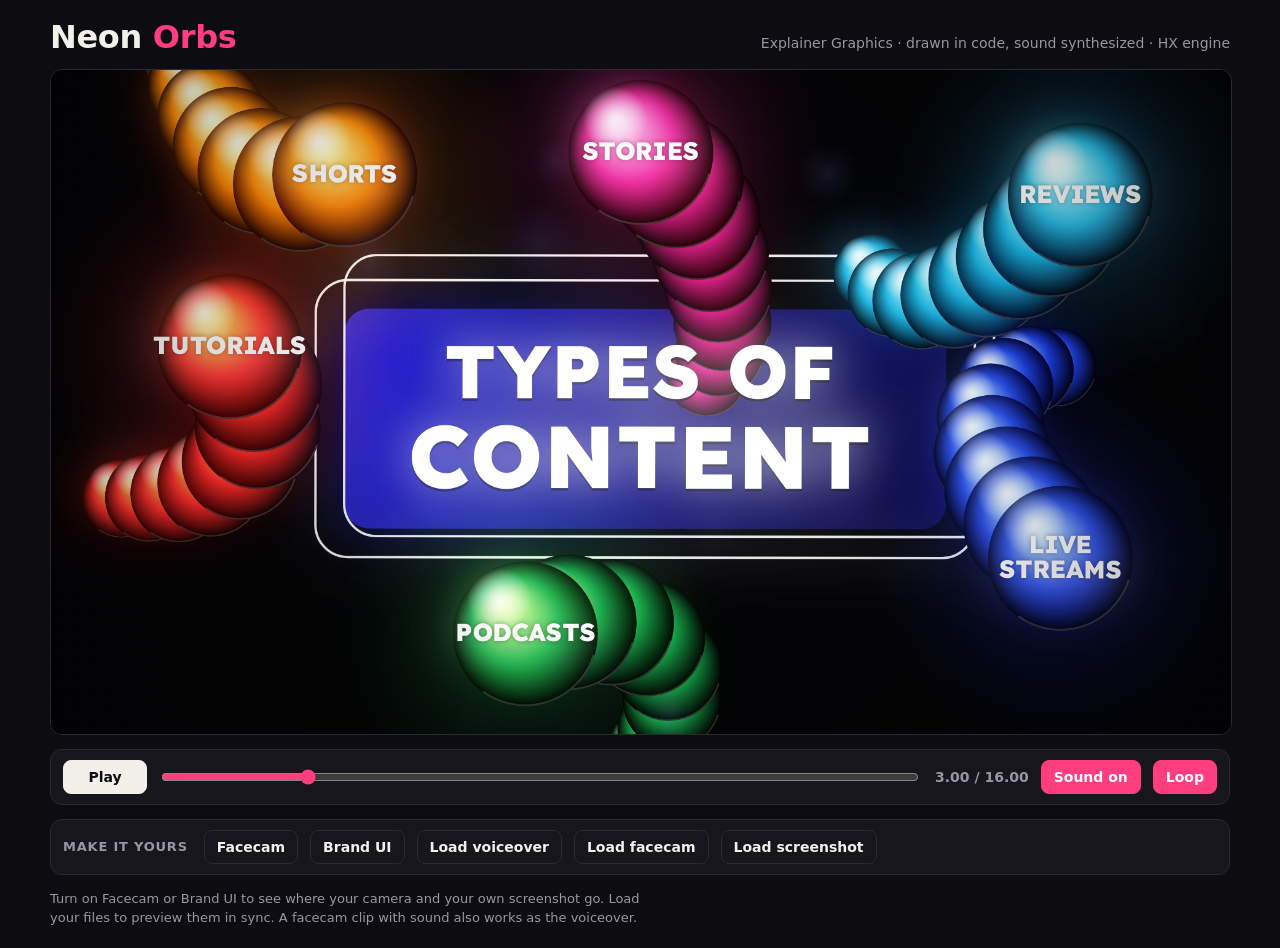
<file: styles/styles/08-neon-orbs.html>
<!doctype html>
<html lang="en">
<meta charset="utf-8">
<meta name="viewport" content="width=device-width, initial-scale=1, viewport-fit=cover">
<title>Neon Orbs</title>
<meta name="claude:viewport-fit-sides" content="cover">
<link rel="preconnect" href="https://fonts.googleapis.com">
<link rel="preconnect" href="https://fonts.gstatic.com" crossorigin>
<link rel="stylesheet" href="https://fonts.googleapis.com/css2?family=Lexend:wght@500;700;800&display=block">
<style>
/* Layout: a single-column studio player. Stage first, transport under it, then the "make it yours" media row. One dark look by choice. */
:root {
  color-scheme: dark;
  --bg: #0d0d11;
  --panel: #16161c;
  --ink: #f2f0eb;
  --dim: #9896a2;
  --line: #2b2a33;
  --accent: #ff3d7f;
  --on-accent: #ffffff;
  --ui: system-ui, -apple-system, "Segoe UI", Roboto, sans-serif;
}
html, body { height: 100%; }
body { background: var(--bg); color: var(--ink); font-family: var(--ui); margin: 0; padding-left: max(16px, env(safe-area-inset-left, 0px)); padding-right: max(16px, env(safe-area-inset-right, 0px)); padding-block: 20px 28px; }
.wrap { max-width: 1180px; margin: 0 auto; display: grid; gap: 14px; }
.wrap.tall { max-width: 520px; }
.top { display: flex; flex-wrap: wrap; align-items: baseline; justify-content: space-between; gap: 6px 16px; }
.top h1 { margin: 0; font-size: clamp(22px, 3.4vw, 32px); line-height: 1.1; letter-spacing: -0.01em; }
.top h1 span { color: var(--accent); }
.meta { margin: 0; color: var(--dim); font-size: 14px; }
.stage { position: relative; width: 100%; max-width: 100%; background: #000; border-radius: 12px; overflow: hidden; border: 1px solid var(--line); }
.stage canvas { display: block; width: 100%; height: auto; }
.bar, .mine { display: flex; flex-wrap: wrap; align-items: center; gap: 10px 12px; background: var(--panel); border: 1px solid var(--line); border-radius: 12px; padding: 10px 12px; }
.mine .lab { font-size: 13px; font-weight: 700; letter-spacing: 0.06em; text-transform: uppercase; color: var(--dim); margin-right: 4px; }
button, label.btn { font: 600 14px var(--ui); color: var(--ink); background: transparent; border: 1px solid var(--line); border-radius: 8px; padding: 8px 12px; cursor: pointer; display: inline-flex; align-items: center; gap: 6px; }
button:hover, label.btn:hover { border-color: var(--dim); }
button:focus-visible, label.btn:focus-within, input[type=range]:focus-visible { outline: 2px solid var(--accent); outline-offset: 2px; }
button[aria-pressed="true"] { background: var(--accent); color: var(--on-accent); border-color: var(--accent); }
#play { min-width: 84px; justify-content: center; background: var(--ink); color: #0d0d11; border-color: var(--ink); }
#scrub { flex: 1 1 200px; min-width: 0; accent-color: var(--accent); }
#time { font: 600 14px var(--ui); font-variant-numeric: tabular-nums; color: var(--dim); min-width: 96px; text-align: right; }
.file { position: absolute; width: 1px; height: 1px; opacity: 0; }
.note { margin: 0; color: var(--dim); font-size: 13px; max-width: 75ch; line-height: 1.5; }
@media (prefers-reduced-motion: reduce) { * { scroll-behavior: auto; } }
</style>

<div class="wrap" id="wrap">
  <div class="top">
    <h1>Neon <span>Orbs</span></h1>
    <p class="meta" id="meta">Explainer Graphics · drawn in code, sound synthesized · HX engine</p>
  </div>
  <div class="stage"><canvas id="stage" width="1280" height="720" aria-label="Neon Orbs animation"></canvas></div>
  <div class="bar">
    <button id="play" type="button">Play</button>
    <input id="scrub" type="range" min="0" max="20" step="0.01" value="0" aria-label="Scrub timeline">
    <span id="time">0.00 / 0.00</span>
    <button id="sound" type="button" aria-pressed="true">Sound on</button>
    <button id="loop" type="button" aria-pressed="true">Loop</button>
  </div>
  <div class="mine">
    <span class="lab">Make it yours</span>
    <button id="faceOn" type="button" aria-pressed="false">Facecam</button>
    <button id="shotOn" type="button" aria-pressed="false">Brand UI</button>
    <label class="btn" for="vofile">Load voiceover<input class="file" id="vofile" type="file" accept="audio/*"></label>
    <label class="btn" for="facefile">Load facecam<input class="file" id="facefile" type="file" accept="video/*"></label>
    <label class="btn" for="shotfile">Load screenshot<input class="file" id="shotfile" type="file" accept="image/*"></label>
  </div>
  <p class="note" id="note">Turn on Facecam or Brand UI to see where your camera and your own screenshot go. Load your files to preview them in sync. A facecam clip with sound also works as the voiceover.</p>
</div>

<script>
/* =====================================================================================================
   HX MOTION ENGINE v1.1  ·  Haris AI Style Library  ·  theharisai.com
   A small engine for code-drawn animated videos. Every frame is a pure function of time t.
   Sections:  1 HX (math, random, easing, text, shapes, finishing)   2 SND (synthesized sound + music)
              3 MEDIA (facecam + brand screenshot slots)             4 STAGE (scene compositor + transitions)
   A style only defines one STYLE object (see the STYLE block). The PLAYER block wires the page.
   Rule: never use Math.random. All randomness comes from HX.rand(seed) and HX.noise(seed).
   v1.1: render scale HX.R (1.5 = 1920x1080 from 1280x720 logic). Cached layers use HX.layer(w, h) and are drawn with
         HX.blit(c, L, x, y[, w, h]) so they stay sharp. New finishing fx: bloom, leak, bokeh, burst, ring, flare, drift.
   ===================================================================================================== */

// ----------------------------------------------- 1 · HX -----------------------------------------------
const HX = (() => {
  const cl = (v, lo = 0, hi = 1) => Math.min(hi, Math.max(lo, v));
  const mix = (a, b, u) => a + (b - a) * u;
  const prog = (t, a, b) => cl((t - a) / (b - a));
  const bell = (t, a, b) => Math.sin(Math.PI * prog(t, a, b));
  const fnv = (s) => { s = String(s); let h = 2166136261 >>> 0; for (let i = 0; i < s.length; i++) { h ^= s.charCodeAt(i); h = Math.imul(h, 16777619); } return h >>> 0; };
  // sfc32 generator seeded from any string or number
  const rand = (seed) => {
    let a = fnv('a' + seed), b = fnv('b' + seed), c = fnv('c' + seed), d = 1;
    const f = () => { a >>>= 0; b >>>= 0; c >>>= 0; d >>>= 0; let t = (a + b) | 0; a = b ^ (b >>> 9); b = (c + (c << 3)) | 0; c = (c << 21) | (c >>> 11); d = (d + 1) | 0; t = (t + d) | 0; c = (c + t) | 0; return (t >>> 0) / 4294967296; };
    for (let i = 0; i < 12; i++) f();
    f.range = (lo, hi) => lo + f() * (hi - lo); f.pick = (arr) => arr[Math.floor(f() * arr.length)]; f.sign = () => (f() < 0.5 ? -1 : 1);
    return f;
  };
  // smooth 2D value noise in -1..1, quintic fade
  const fade = (u) => u * u * u * (u * (u * 6 - 15) + 10);
  const lattice = (x, y, s) => { let h = Math.imul(x | 0, 374761393) ^ Math.imul(y | 0, 668265263) ^ s; h = Math.imul(h ^ (h >>> 13), 1274126177); return ((h ^ (h >>> 16)) >>> 0) / 4294967296; };
  const noise = (seed = 0) => { const s = fnv('n' + seed); return (x, y = 0) => { const xi = Math.floor(x), yi = Math.floor(y), u = fade(x - xi), v = fade(y - yi); return mix(mix(lattice(xi, yi, s), lattice(xi + 1, yi, s), u), mix(lattice(xi, yi + 1, s), lattice(xi + 1, yi + 1, s), u), v) * 2 - 1; }; };
  const E = {
    lin: (u) => u,
    sine: (u) => 0.5 - 0.5 * Math.cos(Math.PI * u),
    out2: (u) => 1 - (1 - u) * (1 - u),
    out3: (u) => 1 - Math.pow(1 - u, 3),
    in3: (u) => u * u * u,
    io3: (u) => (u < 0.5 ? 4 * u * u * u : 1 - Math.pow(2 - 2 * u, 3) / 2),
    out5: (u) => 1 - Math.pow(1 - u, 5),
    expo: (u) => (u >= 1 ? 1 : 1 - Math.pow(2, -11 * u)),
    ioExpo: (u) => (u <= 0 ? 0 : u >= 1 ? 1 : u < 0.5 ? Math.pow(2, 20 * u - 10) / 2 : (2 - Math.pow(2, -20 * u + 10)) / 2),
    over: (u, k = 1.8) => { if (u <= 0) return 0; if (u >= 1) return 1; const v = u - 1; return 1 + v * v * ((k + 1) * v + k); },
    spring: (u, f = 12, d = 5.5) => (u <= 0 ? 0 : u >= 1 ? 1 : 1 - Math.exp(-d * u) * Math.cos(f * u)),
    bounce: (u) => { const n = 7.5625, k = 2.75; if (u < 1 / k) return n * u * u; if (u < 2 / k) return n * (u -= 1.5 / k) * u + 0.75; if (u < 2.5 / k) return n * (u -= 2.25 / k) * u + 0.9375; return n * (u -= 2.625 / k) * u + 0.984375; },
  };
  // ez(t, start, end, 'name', extra) = eased progress of t through [start, end]
  const ez = (t, a, b, name = 'out3', k) => E[name](prog(t, a, b), k);
  const canvas = (w, h) => { const c = document.createElement('canvas'); c.width = Math.max(1, Math.round(w)); c.height = Math.max(1, Math.round(h)); return c; };
  // a cached layer in logical units, stored at render scale R so it stays sharp at 1080p
  const layer = (w, h) => { const R = API.R, c = canvas(w * R, h * R); c.lw = w; c.lh = h; c.getContext('2d').setTransform(R, 0, 0, R, 0, 0); return c; };
  const blit = (c, L, x, y, w, h) => c.drawImage(L, x, y, w == null ? (L.lw || L.width) : w, h == null ? (L.lh || L.height) : h);
  // source rect in logical units
  const blitPart = (c, L, sx, sy, sw, sh, dx, dy, dw, dh) => { const k = L.lw ? L.width / L.lw : 1; c.drawImage(L, sx * k, sy * k, sw * k, sh * k, dx, dy, dw, dh); };
  const base = (c) => c.setTransform(API.R, 0, 0, API.R, 0, 0);
  // keyframes: key([[t, v], [t, v, 'ease'], ...])(t)
  const key = (pts) => (t) => {
    if (t <= pts[0][0]) return pts[0][1];
    for (let i = 1; i < pts.length; i++) if (t <= pts[i][0]) { const [t0, v0] = pts[i - 1], [t1, v1, e] = pts[i]; return mix(v0, v1, E[e || 'io3'](prog(t, t0, t1))); }
    return pts[pts.length - 1][1];
  };
  // camera kicks: list of { t, a (amount), k (decay) }
  const kick = (t, list, decay = 4) => { let z = 0; for (const q of list) { const d = t - q.t; if (d < 0) continue; z += q.a * (d < 0.05 ? d / 0.05 : Math.exp(-(d - 0.05) * (q.k || decay))); } return z; };
  const NS = noise('shake');
  const shake = (t, list) => { let x = 0, y = 0, r = 0; for (const q of list) { const d = t - q.t; if (d < 0 || d > 1.3) continue; const e = q.a * Math.exp(-d * (q.k || 7)); x += e * NS(t * 31, 1); y += e * NS(t * 29, 7); r += e * 0.0016 * NS(t * 23, 13); } return { x, y, r }; };
  // camera: zoom z and offset around a focus point
  const cam = (c, W, H, o) => { c.translate(W / 2 + (o.x || 0), H / 2 + (o.y || 0)); if (o.r) c.rotate(o.r); c.scale(o.z || 1, o.z || 1); c.translate(-(o.fx == null ? W / 2 : o.fx), -(o.fy == null ? H / 2 : o.fy)); };
  const path = {
    rr: (c, x, y, w, h, r) => { c.beginPath(); c.roundRect(x, y, w, h, r); },
    poly: (c, pts) => { c.beginPath(); pts.forEach(([x, y], i) => (i ? c.lineTo(x, y) : c.moveTo(x, y))); c.closePath(); },
    ngon: (c, cx, cy, r, n, rot = 0) => { c.beginPath(); for (let i = 0; i < n; i++) { const a = rot + (i / n) * Math.PI * 2; i ? c.lineTo(cx + Math.cos(a) * r, cy + Math.sin(a) * r) : c.moveTo(cx + Math.cos(a) * r, cy + Math.sin(a) * r); } c.closePath(); },
    star: (c, cx, cy, ro, ri, n, rot = -Math.PI / 2) => { c.beginPath(); for (let i = 0; i < n * 2; i++) { const a = rot + (i * Math.PI) / n, r = i % 2 ? ri : ro; i ? c.lineTo(cx + Math.cos(a) * r, cy + Math.sin(a) * r) : c.moveTo(cx + Math.cos(a) * r, cy + Math.sin(a) * r); } c.closePath(); },
  };
  const txt = {
    font: (weight, px, family) => `${weight} ${px}px ${family}`,
    width: (c, s, font, track = 0) => { c.font = font; c.letterSpacing = track + 'px'; const w = c.measureText(s).width; c.letterSpacing = '0px'; return w; },
    // draw text with options { font, fill, stroke, lw, align, base, track, alpha }
    draw: (c, s, x, y, o) => {
      c.save(); c.font = o.font; c.letterSpacing = (o.track || 0) + 'px'; c.textAlign = o.align || 'center'; c.textBaseline = o.base || 'middle';
      if (o.alpha != null) c.globalAlpha *= o.alpha;
      if (o.stroke) { c.lineJoin = 'round'; c.lineWidth = o.lw || 4; c.strokeStyle = o.stroke; c.strokeText(s, x, y); }
      if (o.fill) { c.fillStyle = o.fill; c.fillText(s, x, y); }
      c.restore();
    },
    // largest px (up to max) at which s fits width w
    fit: (c, s, w, max, weight, family, track = 0) => { const at = txt.width(c, s, `${weight} 100px ${family}`, track * 1); return Math.min(max, Math.floor((100 * w) / Math.max(1, at))); },
    // per-letter layout: returns [{ ch, x (center offset from the word's left edge), w }] and total width
    letters: (c, s, font, track = 0) => { c.font = font; c.letterSpacing = '0px'; let x = 0; const out = []; for (const ch of s) { const w = c.measureText(ch).width; out.push({ ch, x: x + w / 2, w }); x += w + track; } c.letterSpacing = '0px'; return { list: out, w: x - track }; },
    wrap: (c, s, font, maxW) => { c.font = font; const out = []; let line = ''; for (const w of s.split(' ')) { const test = line ? line + ' ' + w : w; if (c.measureText(test).width > maxW && line) { out.push(line); line = w; } else line = test; } if (line) out.push(line); return out; },
  };
  let GR = null; const SM = {}; let SOFT = null;
  const small = (k, w, h) => { const c = SM[k]; if (c && c.width === w && c.height === h) return c; return (SM[k] = canvas(w, h)); };
  // soft round sprite (white), used for bokeh, glows and particles
  const soft = () => { if (SOFT) return SOFT; SOFT = canvas(128, 128); const x = SOFT.getContext('2d'), g = x.createRadialGradient(64, 64, 0, 64, 64, 64); g.addColorStop(0, 'rgba(255,255,255,1)'); g.addColorStop(0.35, 'rgba(255,255,255,0.55)'); g.addColorStop(1, 'rgba(255,255,255,0)'); x.fillStyle = g; x.fillRect(0, 0, 128, 128); return SOFT; };
  const TINT = new Map();
  const tinted = (col) => { if (TINT.has(col)) return TINT.get(col); const L = canvas(128, 128), x = L.getContext('2d'); x.drawImage(soft(), 0, 0); x.globalCompositeOperation = 'source-in'; x.fillStyle = col; x.fillRect(0, 0, 128, 128); TINT.set(col, L); return L; };
  const fx = {
    // film or print grain, stepped at fps
    grain: (c, t, W, H, alpha = 0.06, fps = 12, mode = 'overlay') => {
      if (!GR) { GR = []; for (let g = 0; g < 3; g++) { const L = canvas(256, 256), x = L.getContext('2d'), img = x.createImageData(256, 256), r = rand('grain' + g); for (let i = 0; i < img.data.length; i += 4) { const v = 128 + (r() + r() - 1) * 115; img.data[i] = img.data[i + 1] = img.data[i + 2] = v; img.data[i + 3] = 255; } x.putImageData(img, 0, 0); GR.push(L); } }
      const f = Math.floor(t * fps), r = rand('gs' + f), pat = c.createPattern(GR[f % 3], 'repeat');
      pat.setTransform(new DOMMatrix().scaleSelf(1 / API.R).translateSelf(-r() * 256, -r() * 256));
      c.save(); base(c); c.globalAlpha = alpha; c.globalCompositeOperation = mode; c.fillStyle = pat; c.fillRect(0, 0, W, H); c.restore();
    },
    vignette: (c, W, H, strength = 0.35, color = '0,0,0') => {
      const g = c.createRadialGradient(W / 2, H / 2, Math.min(W, H) * 0.35, W / 2, H / 2, Math.hypot(W, H) * 0.6);
      g.addColorStop(0, `rgba(${color},0)`); g.addColorStop(1, `rgba(${color},${strength})`);
      c.save(); base(c); c.fillStyle = g; c.fillRect(0, 0, W, H); c.restore();
    },
    flash: (c, t, W, H, list) => { for (const f of list) { const d = t - f.t; if (d < 0 || d > 0.45) continue; c.save(); base(c); c.fillStyle = `rgba(${f.col || '255,255,255'},${f.a * Math.exp(-d * 10)})`; c.fillRect(0, 0, W, H); c.restore(); } },
    // bloom: bright parts glow. o = { strength, radius, lift (how much midtones glow, 0..1), mode }
    bloom: (c, o = {}) => {
      const cv = c.canvas, st = o.strength == null ? 0.55 : o.strength, rad = o.radius || 16, lift = o.lift == null ? 0.35 : o.lift;
      const w1 = Math.max(8, Math.round(cv.width / 4)), h1 = Math.max(8, Math.round(cv.height / 4)), A = small('b1', w1, h1), a = A.getContext('2d');
      const thr = `brightness(${0.55 + lift * 0.5}) contrast(${2.6 - lift * 1.4}) saturate(1.25)`;
      a.setTransform(1, 0, 0, 1, 0, 0); a.globalCompositeOperation = 'copy'; a.filter = `${thr} blur(${(rad / 4) * (cv.width / 1280)}px)`; a.drawImage(cv, 0, 0, w1, h1); a.filter = 'none';
      const w2 = Math.max(4, w1 >> 1), h2 = Math.max(4, h1 >> 1), B = small('b2', w2, h2), b = B.getContext('2d');
      b.setTransform(1, 0, 0, 1, 0, 0); b.globalCompositeOperation = 'copy'; b.filter = `blur(${(rad / 6) * (cv.width / 1280)}px)`; b.drawImage(A, 0, 0, w2, h2); b.filter = 'none';
      c.save(); c.setTransform(1, 0, 0, 1, 0, 0); c.globalCompositeOperation = o.mode || 'screen'; c.globalAlpha = st; c.drawImage(A, 0, 0, cv.width, cv.height); c.globalAlpha = st * 0.8; c.drawImage(B, 0, 0, cv.width, cv.height); c.restore();
    },
    // drifting colored light leaks. cols: ['255,120,80', ...]
    leak: (c, t, W, H, cols, a = 0.25, seed = 'leak') => {
      const N = noise(seed); c.save(); base(c); c.globalCompositeOperation = 'screen';
      cols.forEach((col, i) => { const x = W * (0.5 + 0.55 * N(t * 0.12 + i * 3.1, 1)), y = H * (0.5 + 0.55 * N(t * 0.1 + i * 5.7, 2)), R = Math.max(W, H) * (0.45 + 0.15 * N(t * 0.2, i)); const g = c.createRadialGradient(x, y, 0, x, y, R); g.addColorStop(0, `rgba(${col},${a})`); g.addColorStop(1, `rgba(${col},0)`); c.fillStyle = g; c.fillRect(0, 0, W, H); });
      c.restore();
    },
    // floating out-of-focus particles for depth. o = { n, col, min, max, speed, alpha, seed, mode }
    bokeh: (c, t, W, H, o = {}) => {
      const r = rand(o.seed || 'bk'), L = tinted(o.col || '#ffffff'), n = o.n || 24; c.save(); c.globalCompositeOperation = o.mode || 'screen';
      for (let i = 0; i < n; i++) { const s = r.range(o.min || 10, o.max || 60), sp = r.range(0.3, 1) * (o.speed || 14), x0 = r.range(-60, W + 60), y = ((r.range(0, H + 200) - t * sp) % (H + 200) + H + 200) % (H + 200) - 100, x = x0 + Math.sin(t * 0.4 + i) * 14, tw = 0.55 + 0.45 * Math.sin(t * r.range(0.5, 1.5) + i);
        c.globalAlpha = (o.alpha == null ? 0.35 : o.alpha) * tw; c.drawImage(L, x - s, y - s, s * 2, s * 2); }
      c.restore();
    },
    // particle burst at hit time t0 from (x, y). Pure function of t.
    // o = { n, seed, cols, speed, spread (radians), dir, gravity, drag, life, size, kind: 'spark' | 'dot' | 'confetti' | 'glow' }
    burst: (c, t, t0, x, y, o = {}) => {
      const d = t - t0, life = o.life || 0.9; if (d < 0 || d > life * 1.4) return;
      const r = rand((o.seed || 'p') + t0), n = o.n || 26, cols = o.cols || ['#ffffff'], g = o.gravity == null ? 600 : o.gravity, k = o.drag == null ? 2.6 : o.drag, kind = o.kind || 'spark';
      c.save(); c.globalCompositeOperation = o.mode || (kind === 'confetti' ? 'source-over' : 'lighter'); c.lineCap = 'round';
      for (let i = 0; i < n; i++) {
        const a = (o.dir || 0) + (r() - 0.5) * (o.spread == null ? Math.PI * 2 : o.spread), v = (o.speed || 700) * r.range(0.35, 1), li = life * r.range(0.6, 1.2), col = cols[i % cols.length], sz = (o.size || 4) * r.range(0.5, 1.3), rot0 = r() * 7;
        if (d > li) continue; const e = (1 - Math.exp(-k * d)) / k, px = x + Math.cos(a) * v * e, py = y + Math.sin(a) * v * e + 0.5 * g * d * d * 0.6, fade = 1 - d / li;
        const vx = Math.cos(a) * v * Math.exp(-k * d), vy = Math.sin(a) * v * Math.exp(-k * d) + g * d * 0.6;
        c.globalAlpha = fade;
        if (kind === 'spark') { const L = Math.min(60, Math.hypot(vx, vy) * 0.035) + sz; const m = Math.hypot(vx, vy) || 1; c.strokeStyle = col; c.lineWidth = sz * 0.7; c.beginPath(); c.moveTo(px, py); c.lineTo(px - (vx / m) * L, py - (vy / m) * L); c.stroke(); }
        else if (kind === 'confetti') { c.fillStyle = col; c.save(); c.translate(px, py); c.rotate(rot0 + d * 9 * (i % 2 ? 1 : -1)); c.scale(1, Math.cos(d * 12 + i)); c.fillRect(-sz, -sz * 0.5, sz * 2, sz); c.restore(); }
        else if (kind === 'glow') { c.drawImage(tinted(col), px - sz * 4, py - sz * 4, sz * 8, sz * 8); }
        else { c.fillStyle = col; c.beginPath(); c.arc(px, py, sz * (0.5 + 0.5 * fade), 0, 7); c.fill(); }
      }
      c.restore();
    },
    // expanding shockwave ring
    ring: (c, t, t0, x, y, o = {}) => { const d = t - t0, dur = o.dur || 0.6; if (d < 0 || d > dur) return; const u = E.out3(d / dur); c.save(); c.globalAlpha = (1 - u) * (o.a == null ? 0.8 : o.a); c.strokeStyle = o.col || '#fff'; c.lineWidth = (o.lw || 6) * (1 - u * 0.7); c.beginPath(); c.ellipse(x, y, mix(o.r0 || 20, o.r1 || 300, u), mix(o.r0 || 20, o.r1 || 300, u) * (o.squash || 1), 0, 0, 7); c.stroke(); c.restore(); },
    // anamorphic lens flare
    flare: (c, x, y, s, a, col = '255,220,170') => { if (a <= 0.01) return; c.save(); c.globalCompositeOperation = 'lighter'; c.globalAlpha = a; c.drawImage(tinted(`rgb(${col})`), x - s, y - s, s * 2, s * 2); c.globalAlpha = a * 0.8; c.drawImage(tinted(`rgb(${col})`), x - s * 6, y - s * 0.08, s * 12, s * 0.16); c.globalAlpha = a * 0.9; c.drawImage(tinted('#ffffff'), x - s * 0.35, y - s * 0.35, s * 0.7, s * 0.7); c.restore(); },
    // soft glow sprite
    glow: (c, x, y, r, col, a = 1) => { if (a <= 0.01) return; c.save(); c.globalCompositeOperation = 'lighter'; c.globalAlpha = a; c.drawImage(tinted(col), x - r, y - r, r * 2, r * 2); c.restore(); },
    // soft shadow under an object (cached sprite, no per-frame blur)
    shadow: (c, x, y, rx, ry, a = 0.35, col = '#000000') => { c.save(); c.globalAlpha = a; c.drawImage(tinted(col), x - rx, y - ry, rx * 2, ry * 2); c.restore(); },
  };
  // gentle handheld float for cameras
  const ND = noise('drift');
  const drift = (t, amt = 1) => ({ x: ND(t * 0.35, 1) * 6 * amt, y: ND(t * 0.3, 5) * 4 * amt, r: ND(t * 0.25, 9) * 0.0025 * amt });
  const API = { R: 1, cl, mix, prog, bell, fnv, rand, noise, E, ez, canvas, layer, blit, blitPart, base, key, kick, shake, cam, drift, path, txt, fx };
  return API;
})();

// ----------------------------------------------- 2 · SND ----------------------------------------------
// Plain Web Audio, no files. rig(ac) returns a kit k: k.play(name, t, opts), k.tone, k.noise, k.beat, k.drone, k.duck.
// Voiceover mode (opts.vo) keeps music low and plays sounds marked soft at half level.
const SND = (() => {
  const NOTE = { C: 0, D: 2, E: 4, F: 5, G: 7, A: 9, B: 11 };
  const freq = (n) => { if (typeof n === 'number') return n; const m = /^([A-G])([#b]?)(-?\d)$/.exec(n); const midi = NOTE[m[1]] + (m[2] === '#' ? 1 : m[2] === 'b' ? -1 : 0) + (+m[3] + 1) * 12; return 440 * Math.pow(2, (midi - 69) / 12); };

  function rig(ac, o = {}) {
    const VO = !!o.vo, from = o.from || 0, base = ac.currentTime + (o.lead || 0), SR = ac.sampleRate;
    const T = (t) => base + (t - from);
    const dead = (t, d) => T(t) + d < ac.currentTime || (t < from - 0.01 && d < 1.5);
    const lim = ac.createDynamicsCompressor(); lim.threshold.value = -10; lim.knee.value = 4; lim.ratio.value = 8; lim.attack.value = 0.002; lim.release.value = 0.18;
    const out = ac.createGain(); out.gain.value = o.level == null ? 0.9 : o.level; lim.connect(out); out.connect(o.dest || ac.destination);
    const bus = {}; [['sfx', VO ? 0.7 : 0.92], ['mus', VO ? 0.26 : 0.55], ['air', 0.4]].forEach(([k, g]) => { const n = ac.createGain(); n.gain.value = g; n.connect(lim); bus[k] = n; });
    const duckNode = ac.createGain(); duckNode.connect(bus.mus); const ducks = [];
    // small generated room
    const room = ac.createConvolver();
    { const len = Math.floor(SR * 1.3), b = ac.createBuffer(2, len, SR); for (let ch = 0; ch < 2; ch++) { const r = HX.rand('room' + ch), d = b.getChannelData(ch); let lp = 0; for (let i = 0; i < len; i++) { lp = lp * 0.55 + (r() * 2 - 1) * 0.45; d[i] = lp * Math.exp((-i / len) * 5.5); } } room.buffer = b; }
    const roomIn = ac.createGain(); roomIn.gain.value = 0.7; roomIn.connect(room); room.connect(lim);
    const NZ = {};
    { const len = SR * 2; for (const kind of ['white', 'pink', 'brown']) { const b = ac.createBuffer(1, len, SR), d = b.getChannelData(0), r = HX.rand('nz' + kind); let p0 = 0, p1 = 0, p2 = 0, br = 0;
      for (let i = 0; i < len; i++) { const w = r() * 2 - 1; if (kind === 'white') d[i] = w * 0.8; else if (kind === 'pink') { p0 = 0.997 * p0 + 0.03 * w; p1 = 0.985 * p1 + 0.06 * w; p2 = 0.95 * p2 + 0.15 * w; d[i] = (p0 + p1 + p2 + 0.1 * w) * 0.9; } else { br = (br + 0.025 * w) / 1.025; d[i] = br * 3.2; } }
      NZ[kind] = b; } }
    const curve = (param, v, t) => { if (!Array.isArray(v)) { param.setValueAtTime(v, t); return; } param.setValueAtTime(v[0][1], t + v[0][0]); for (let i = 1; i < v.length; i++) param.exponentialRampToValueAtTime(Math.max(0.0001, v[i][1]), t + v[i][0]); };
    const amp = (g, t, p, d, peak) => { const a = Math.min(p.a == null ? 0.003 : p.a, d * 0.8), h = Math.min(p.h || 0, d - a); g.gain.setValueAtTime(0, t); g.gain.linearRampToValueAtTime(peak, t + a); if (h > 0) g.gain.setValueAtTime(peak, t + a + h); g.gain.exponentialRampToValueAtTime(0.0001, t + d); g.gain.setValueAtTime(0, t + d + 0.002); };
    const level = (p, def) => (p.g == null ? def : p.g) * (VO && p.soft ? 0.5 : 1);
    function send(node, p, t, d) {
      const pan = ac.createStereoPanner();
      if (Array.isArray(p.pan)) { pan.pan.setValueAtTime(p.pan[0], t); pan.pan.linearRampToValueAtTime(p.pan[1], t + d); } else pan.pan.value = HX.cl(p.pan || 0, -1, 1);
      node.connect(pan); pan.connect(p.bus === 'mus' ? duckNode : bus[p.bus || 'sfx']);
      if (p.rv) { const s = ac.createGain(); s.gain.value = p.rv; pan.connect(s); s.connect(roomIn); }
    }
    function filt(p, t) { if (!p.f) return null; const f = ac.createBiquadFilter(); f.type = p.f; f.Q.value = p.q == null ? 0.8 : p.q; curve(f.frequency, p.fc == null ? 1500 : p.fc, t); return f; }
    // oscillator voice. hz: note, number or [[dt, hz], ...]
    function tone(time, p) {
      const d = p.d || 0.2; if (dead(time, d)) return; const t = T(time);
      const osc = ac.createOscillator(); osc.type = p.w || 'sine'; if (p.det) osc.detune.value = p.det;
      curve(osc.frequency, Array.isArray(p.hz) ? p.hz.map(([dt, v]) => [dt, freq(v)]) : freq(p.hz || 440), t);
      const g = ac.createGain(); amp(g, t, p, d, level(p, 0.25)); const f = filt(p, t);
      if (f) { osc.connect(f); f.connect(g); } else osc.connect(g);
      send(g, p, t, d); osc.start(t); osc.stop(t + d + 0.05);
    }
    // noise voice. c: 'white' | 'pink' | 'brown'
    function noiseV(time, p) {
      const d = p.d || 0.2; if (dead(time, d)) return; const t = T(time);
      const src = ac.createBufferSource(); src.buffer = NZ[p.c || 'white']; src.loop = true;
      const g = ac.createGain(); amp(g, t, p, d, level(p, 0.25)); const f = filt(p, t);
      if (f) { src.connect(f); f.connect(g); } else src.connect(g);
      send(g, p, t, d); src.start(t, HX.rand('o' + time)() * 1.5); src.stop(t + d + 0.05);
    }
    const duck = (t, depth = 0.55, hold = 0.25) => ducks.push([t, depth, hold]);

    // ---------- named sounds ----------
    const FX = {
      hit: (t, q) => { tone(t, { hz: [[0, 180], [0.1, 55]], d: 0.22, g: 0.45 * q.g, pan: q.pan, soft: q.soft }); noiseV(t, { d: 0.06, f: 'bandpass', fc: 1800, q: 0.7, g: 0.25 * q.g, pan: q.pan, soft: q.soft }); noiseV(t, { d: 0.015, f: 'highpass', fc: 6000, g: 0.1 * q.g, pan: q.pan, soft: q.soft }); },
      boom: (t, q) => { tone(t, { hz: [[0, 110], [0.07, 55], [1.4, 36]], d: 1.5, g: 0.65 * q.g, a: 0.004, h: 0.1 }); noiseV(t, { c: 'brown', d: 0.7, f: 'lowpass', fc: [[0, 700], [0.6, 80]], g: 0.3 * q.g, rv: 0.25 }); duck(t, 0.7, 0.3); },
      pop: (t, q) => { const f0 = q.hz || 700; tone(t, { hz: [[0, f0 * 2], [0.04, f0]], d: 0.09, g: 0.2 * q.g, pan: q.pan, soft: q.soft }); noiseV(t, { d: 0.008, f: 'highpass', fc: 5000, g: 0.07 * q.g, pan: q.pan, soft: q.soft }); },
      swish: (t, q) => { const d = q.d || 0.4, dir = q.dir || 1; noiseV(t, { c: 'pink', d, f: 'bandpass', fc: [[0, 300], [d * 0.6, q.top || 3000], [d, 600]], q: 0.9, g: 0.45 * q.g, a: d * 0.6, pan: [-0.6 * dir, 0.6 * dir], rv: 0.1, soft: q.soft }); },
      rise: (t, q) => { const d = q.d || 1; noiseV(t, { c: 'pink', d, f: 'bandpass', fc: [[0, 400], [d, 6000]], q: 1.4, g: 0.28 * q.g, a: d * 0.95, rv: 0.25, soft: q.soft }); tone(t, { w: 'triangle', hz: [[0, 220], [d, 880]], d, g: 0.05 * q.g, a: d * 0.9, soft: q.soft }); },
      tick: (t, q) => noiseV(t, { d: 0.014, f: 'bandpass', fc: q.hz || 4200, q: 4, g: 0.3 * q.g, pan: q.pan, soft: q.soft }),
      click: (t, q) => { noiseV(t, { d: 0.01, f: 'bandpass', fc: 3000, q: 2, g: 0.32 * q.g, pan: q.pan }); noiseV(t + 0.04, { d: 0.008, f: 'bandpass', fc: 2200, q: 2, g: 0.2 * q.g, pan: q.pan }); },
      chime: (t, q) => (q.notes || ['E6', 'B6']).forEach((n, i) => tone(t + i * 0.09, { hz: n, d: 0.8, g: 0.12 * q.g, a: 0.003, rv: 0.35, pan: q.pan, soft: q.soft })),
      sparkle: (t, q) => { const r = HX.rand('sp' + t); for (let i = 0; i < 6; i++) tone(t + i * 0.045, { hz: 2000 + r() * 3000, d: 0.3, g: 0.028 * q.g, a: 0.002, rv: 0.45, pan: r() * 1.4 - 0.7 }); },
      glitch: (t, q) => { const r = HX.rand('gl' + t); for (let i = 0; i < 8; i++) tone(t + i * 0.022, { w: 'square', hz: 200 + r() * 1800, d: 0.02, g: 0.06 * q.g, a: 0.001, h: 0.012, pan: r() * 1.2 - 0.6 }); noiseV(t, { d: 0.18, f: 'bandpass', fc: [[0, 3500], [0.18, 800]], g: 0.16 * q.g }); },
      keys: (t, q) => { const r = HX.rand('k' + t), end = t + (q.d || 0.4); for (let x = t; x < end; x += 0.05 + r() * 0.04) noiseV(x, { d: 0.012, f: 'bandpass', fc: 3000 + r() * 1000, q: 3, g: 0.18 * q.g, pan: q.pan, soft: true }); },
      stamp: (t, q) => { tone(t, { hz: [[0, 150], [0.16, 45]], d: 0.26, g: 0.55 * q.g, pan: q.pan }); noiseV(t, { d: 0.05, f: 'bandpass', fc: 1200, q: 1, g: 0.35 * q.g, pan: q.pan }); },
      blip: (t, q) => tone(t, { w: 'triangle', hz: [[0, q.hz || 1200], [0.06, (q.hz || 1200) * 1.5]], d: 0.08, g: 0.1 * q.g, pan: q.pan, soft: q.soft }),
      snap: (t, q) => noiseV(t, { d: 0.05, f: 'bandpass', fc: 2400, q: 1.5, g: 0.4 * q.g, pan: q.pan, rv: 0.2, soft: q.soft }),
      shimmer: (t, q) => ['C6', 'E6', 'G6', 'C7', 'E7'].forEach((n, i) => tone(t + i * 0.04, { hz: n, d: 0.7, g: 0.04 * q.g, rv: 0.5, pan: i % 2 ? 0.3 : -0.3 })),
      swell: (t, q) => { const d = q.d || 1.2; noiseV(t, { d, f: 'highpass', fc: [[0, 2000], [d, 9000]], g: 0.12 * q.g, a: d * 0.97, rv: 0.3, soft: q.soft }); },
      bell: (t, q) => { const f0 = SND.freq(q.hz || 'A5'); tone(t, { hz: f0, d: 1.5, g: 0.11 * q.g, rv: 0.5, pan: q.pan }); tone(t, { hz: f0 * 2.76, d: 0.6, g: 0.03 * q.g, rv: 0.5, pan: q.pan }); },
      thump: (t, q) => tone(t, { hz: [[0, 90], [0.12, 40]], d: 0.25, g: 0.5 * q.g, pan: q.pan, soft: q.soft }),
    };
    const play = (name, t, opts = {}) => { const f = FX[name]; if (!f) throw new Error('No sound named ' + name); f(t, Object.assign({}, opts, { g: opts.gain == null ? 1 : opts.gain })); };

    // ---------- music ----------
    const GENRE = {
      pop: { bpm: 120, kick: [0, 4, 8, 12], snare: [4, 12], hat: '8th', bass: [0, 3, 6, 8, 11, 14], arp: true },
      chill: { bpm: 84, kick: [0, 7, 10], snare: [4, 12], hat: 'swing', bass: [0, 10], pad: true },
      tech: { bpm: 124, kick: [0, 4, 8, 12], clap: [4, 12], hat: '16th', bass16: true },
      lux: { bpm: 72, kick: [0], hat: null, pluck: true, pad: true },
      dark: { bpm: 90, kick: [0, 9], snare: [8], hat: 'sparse', pad: true, bass: [0] },
    };
    // beat(t0, t1, { style, bpm, gain, chords: [[root, [notes]], ...] })
    function beat(t0, t1, p = {}) {
      const G = GENRE[p.style || 'pop'], bpm = p.bpm || G.bpm, st = 60 / bpm / 4, bar = st * 16, g = p.gain == null ? 1 : p.gain;
      const chords = p.chords || [['A2', ['A3', 'C4', 'E4']], ['F2', ['F3', 'A3', 'C4']], ['C3', ['C4', 'E4', 'G4']], ['G2', ['G3', 'B3', 'D4']]];
      let bi = 0;
      for (let tb = t0; tb < t1 - 0.05; tb += bar, bi++) {
        const [root, chord] = chords[bi % chords.length], left = Math.min(bar, t1 - tb), rf = freq(root);
        if (G.pad) chord.forEach((n, i) => tone(tb, { w: 'sawtooth', hz: n, d: left + 0.3, g: 0.016 * g, a: 0.4, h: Math.max(0, left - 0.7), f: 'lowpass', fc: 900, pan: (i - 1) * 0.4, rv: 0.4, bus: 'mus', det: (i - 1) * 7 }));
        for (let s = 0; s < 16; s++) {
          const ts = tb + s * st; if (ts >= t1 - 0.02) break;
          if (G.kick && G.kick.includes(s)) tone(ts, { hz: [[0, 140], [0.08, 48]], d: 0.3, g: 0.55 * g, bus: 'mus' });
          if (G.snare && G.snare.includes(s)) { noiseV(ts, { d: 0.17, f: 'bandpass', fc: 1900, q: 0.7, g: 0.24 * g, rv: 0.3, bus: 'mus' }); tone(ts, { hz: [[0, 240], [0.05, 180]], d: 0.08, g: 0.1 * g, bus: 'mus' }); }
          if (G.clap && G.clap.includes(s)) [0, 0.012, 0.024].forEach((o2) => noiseV(ts + o2, { d: 0.06, f: 'bandpass', fc: 1400, q: 1.2, g: 0.15 * g, rv: 0.25, bus: 'mus' }));
          if (G.hat) {
            const on = G.hat === '16th' || (G.hat === '8th' && s % 2 === 0) || (G.hat === 'swing' && s % 2 === 0) || (G.hat === 'sparse' && s % 4 === 2);
            const off = G.hat === 'swing' && s % 4 === 2 ? st * 0.33 : 0;
            if (on) noiseV(ts + off, { d: s % 4 === 2 ? 0.07 : 0.03, f: 'highpass', fc: 8000, g: (s % 4 === 2 ? 0.055 : 0.035) * g, bus: 'mus' });
          }
          if (G.bass && G.bass.includes(s)) tone(ts, { w: 'triangle', hz: rf, d: st * 2.5, g: 0.2 * g, a: 0.005, h: st, f: 'lowpass', fc: 420, bus: 'mus' });
          if (G.bass16) tone(ts, { w: 'sawtooth', hz: s % 4 === 2 ? rf * 2 : rf, d: st * 0.9, g: 0.07 * g, f: 'lowpass', fc: [[0, 1600], [st * 0.8, 300]], bus: 'mus' });
          if (G.arp && s % 2 === 1) tone(ts, { w: 'square', hz: freq(chord[(s >> 1) % 3]) * 2, d: st * 0.8, g: 0.022 * g, f: 'lowpass', fc: 2400, rv: 0.2, pan: ((s >> 1) % 3 - 1) * 0.3, bus: 'mus' });
          if (G.pluck && [0, 3, 6, 10, 12].includes(s)) tone(ts, { w: 'triangle', hz: freq(chord[s % 3]) * 2, d: 0.9, g: 0.06 * g, rv: 0.5, pan: (s % 3 - 1) * 0.3, bus: 'mus' });
        }
      }
    }
    function drone(t0, t1, p = {}) { const d = t1 - t0, g = p.gain == null ? 1 : p.gain; tone(t0, { hz: p.note || 'A1', d, g: 0.1 * g, a: d * 0.4, h: d * 0.3, bus: 'mus' }); noiseV(t0, { c: 'pink', d, f: 'lowpass', fc: 600, g: 0.04 * g, a: d * 0.5, h: d * 0.2, bus: 'air' }); }
    function finish() { ducks.sort((a, b) => a[0] - b[0]); for (const [t, depth, hold] of ducks) { const s = T(t); if (s + hold < ac.currentTime) continue; duckNode.gain.setTargetAtTime(1 - depth, Math.max(s, ac.currentTime), 0.01); duckNode.gain.setTargetAtTime(1, s + hold, 0.15); } }
    return { play, tone, noise: noiseV, beat, drone, duck, finish, freq, vo: VO };
  }
  function live(score, from, o = {}) { const ac = new (window.AudioContext || window.webkitAudioContext)(); const k = rig(ac, Object.assign({}, o, { from: from || 0, lead: 0.05 })); score(k); k.finish(); return () => { try { ac.close(); } catch (e) {} }; }
  async function render(score, dur, sr = 48000, o = {}) {
    const n = Math.ceil(dur * sr), ac = new OfflineAudioContext(2, n, sr), k = rig(ac, Object.assign({}, o, { from: 0 })); score(k); k.finish();
    const b = await ac.startRendering(), L = b.getChannelData(0), R = b.getChannelData(1), inter = new Float32Array(n * 2); let peak = 0;
    for (let i = 0; i < n; i++) { inter[2 * i] = L[i]; inter[2 * i + 1] = R[i]; peak = Math.max(peak, Math.abs(L[i]), Math.abs(R[i])); }
    return { inter, peak, sr, frames: n };
  }
  return { rig, live, render, freq };
})();

// ---------------------------------------------- 3 · MEDIA ---------------------------------------------
// Two optional slots a style can draw into. Without a loaded file each slot shows a clean stand-in.
//   MEDIA.face(c, x, y, w, h, { shape: 'circle' | 'rect', r, tint, zoom })   facecam video
//   MEDIA.shot(c, x, y, w, h, { r, zoom, fx, fy, tint })                         brand screenshot / UI
const MEDIA = (() => {
  const st = { face: null, shot: null };
  const cache = new Map();
  const cover = (c, src, sw, sh, x, y, w, h, zoom = 1, fx = 0.5, fy = 0.5) => { const s = Math.max(w / sw, h / sh) * zoom, dw = sw * s, dh = sh * s; c.drawImage(src, x + (w - dw) * fx, y + (h - dh) * fy, dw, dh); };
  function standInFace(w, h, tint) {
    const k = 'f' + w + 'x' + h + tint; if (cache.has(k)) return cache.get(k);
    const L = HX.layer(w, h), x = L.getContext('2d'), g = x.createLinearGradient(0, 0, 0, h);
    g.addColorStop(0, tint); g.addColorStop(1, '#0d0d12'); x.fillStyle = g; x.fillRect(0, 0, w, h);
    const s = Math.min(w, h); x.fillStyle = 'rgba(255,255,255,0.22)';
    x.beginPath(); x.arc(w / 2, h * 0.42, s * 0.2, 0, 7); x.fill();
    x.beginPath(); x.ellipse(w / 2, h * 0.42 + s * 0.62, s * 0.38, s * 0.36, 0, Math.PI, 0); x.fill();
    if (s > 120) { x.font = `700 ${Math.round(s * 0.075)}px system-ui, sans-serif`; x.letterSpacing = '2px'; x.textAlign = 'center'; x.fillStyle = 'rgba(255,255,255,0.75)'; x.fillText('YOUR FACECAM', w / 2, h * 0.86); }
    cache.set(k, L); return L;
  }
  function standInShot(tint) {
    const k = 's' + tint; if (cache.has(k)) return cache.get(k);
    const w = 1280, h = 800, L = HX.canvas(w, h), x = L.getContext('2d');
    x.fillStyle = '#f4f5f8'; x.fillRect(0, 0, w, h); x.fillStyle = '#ffffff'; x.fillRect(0, 0, w, 64); x.fillStyle = '#e3e5ec'; x.fillRect(0, 63, w, 1);
    x.fillStyle = tint; x.beginPath(); x.roundRect(28, 18, 28, 28, 8); x.fill(); x.fillStyle = '#20232c'; x.font = '700 22px system-ui, sans-serif'; x.fillText('Your App', 68, 40);
    x.fillStyle = '#eef0f5'; x.beginPath(); x.roundRect(380, 16, 420, 32, 16); x.fill();
    x.fillStyle = '#ffffff'; x.fillRect(0, 64, 230, h - 64); x.fillStyle = '#e3e5ec'; x.fillRect(229, 64, 1, h - 64);
    ['Dashboard', 'Projects', 'Analytics', 'Team', 'Settings'].forEach((s, i) => { if (i === 0) { x.fillStyle = tint + '22'; x.beginPath(); x.roundRect(14, 92, 200, 40, 10); x.fill(); } x.fillStyle = i === 0 ? tint : '#5b6070'; x.font = '600 18px system-ui, sans-serif'; x.fillText(s, 40, 118 + i * 52); });
    [['Revenue', '$12.4k'], ['Users', '3,280'], ['Growth', '+18%']].forEach(([a, b], i) => { const cx = 262 + i * 330; x.fillStyle = '#ffffff'; x.beginPath(); x.roundRect(cx, 96, 306, 130, 14); x.fill(); x.fillStyle = '#8b90a0'; x.font = '600 17px system-ui, sans-serif'; x.fillText(a, cx + 22, 132); x.fillStyle = '#1d2030'; x.font = '800 40px system-ui, sans-serif'; x.fillText(b, cx + 22, 190); });
    x.fillStyle = '#ffffff'; x.beginPath(); x.roundRect(262, 250, 966, 300, 14); x.fill();
    x.strokeStyle = tint; x.lineWidth = 5; x.lineJoin = 'round'; x.beginPath(); const r = HX.rand('chart'); for (let i = 0; i <= 12; i++) { const px = 300 + i * 74, py = 500 - i * 17 - r() * 50; i ? x.lineTo(px, py) : x.moveTo(px, py); } x.stroke();
    for (let i = 0; i < 3; i++) { x.fillStyle = '#ffffff'; x.beginPath(); x.roundRect(262, 574 + i * 66, 966, 54, 12); x.fill(); x.fillStyle = '#d9dce5'; x.beginPath(); x.roundRect(286, 594 + i * 66, 260, 14, 7); x.fill(); x.beginPath(); x.roundRect(1060, 594 + i * 66, 140, 14, 7); x.fill(); }
    x.fillStyle = tint; x.beginPath(); x.roundRect(w - 290, h - 66, 262, 44, 22); x.fill(); x.fillStyle = '#fff'; x.font = '800 17px system-ui, sans-serif'; x.letterSpacing = '2px'; x.fillText('YOUR SCREENSHOT', w - 262, h - 38);
    cache.set(k, L); return L;
  }
  function clipTo(c, x, y, w, h, o) { c.beginPath(); if (o.shape === 'circle') c.ellipse(x + w / 2, y + h / 2, w / 2, h / 2, 0, 0, Math.PI * 2); else c.roundRect(x, y, w, h, o.r == null ? 0 : o.r); }
  function face(c, x, y, w, h, o = {}) {
    c.save(); clipTo(c, x, y, w, h, o); c.clip(); const v = st.face;
    if (v && v.readyState >= 2 && v.videoWidth) cover(c, v, v.videoWidth, v.videoHeight, x, y, w, h, o.zoom || 1, 0.5, 0.35);
    else c.drawImage(standInFace(Math.round(w), Math.round(h), o.tint || '#3a3f5a'), x, y, w, h);
    c.restore();
  }
  function shot(c, x, y, w, h, o = {}) {
    c.save(); clipTo(c, x, y, w, h, o); c.clip(); const img = st.shot, z = o.zoom || 1, fx = o.fx == null ? 0.5 : o.fx, fy = o.fy == null ? 0.5 : o.fy;
    if (img) cover(c, img, img.naturalWidth, img.naturalHeight, x, y, w, h, z, fx, fy); else { const L = standInShot(o.tint || '#4f6bff'); cover(c, L, L.width, L.height, x, y, w, h, z, fx, fy); }
    c.restore();
  }
  // keep the facecam video on the timeline
  function sync(t, playing) {
    const v = st.face; if (!v || !v.duration) return; const tt = Math.min(t, v.duration - 0.03);
    if (playing) { if (v.paused) v.play().catch(() => {}); if (Math.abs(v.currentTime - tt) > 0.25) v.currentTime = tt; }
    else { if (!v.paused) v.pause(); if (Math.abs(v.currentTime - tt) > 0.02) v.currentTime = tt; }
  }
  function seekVideo(t) { const v = st.face; if (!v || !v.duration) return Promise.resolve(); const tt = Math.min(t, v.duration - 0.03); if (Math.abs(v.currentTime - tt) < 0.005) return Promise.resolve(); return new Promise((res) => { const done = () => { v.removeEventListener('seeked', done); res(); }; v.addEventListener('seeked', done); v.currentTime = tt; setTimeout(done, 1500); }); }
  return { st, face, shot, sync, seekVideo, cover };
})();

// ---------------------------------------------- 4 · STAGE ---------------------------------------------
// STYLE.scenes = [{ draw(c, t, M) }, ...]; STYLE.cuts = [{ t, d, kind, ...opts }] (one cut between each pair of scenes).
// Transition kinds: fade, slide, whip, wipe, iris, zoom, flash, blinds, glitch, push, mask (custom: cut.mask(c, u, W, H) builds a path).
// Scenes draw in logical units (STYLE.W x STYLE.H); the stage scales everything by HX.R.
const STAGE = (() => {
  let A = null, B = null, X = null;
  const reset = (x) => { HX.base(x); x.globalAlpha = 1; x.globalCompositeOperation = 'source-over'; x.filter = 'none'; };
  function ensure(W, H) { const R = HX.R, w = Math.round(W * R), h = Math.round(H * R); if (!A || A.width !== w || A.height !== h) { A = HX.canvas(w, h); B = HX.canvas(w, h); X = HX.canvas(w, h); } }
  function paint(L, S, i, t, M) { const x = L.getContext('2d'); reset(x); x.clearRect(0, 0, S.W, S.H); x.fillStyle = S.base || '#000'; x.fillRect(0, 0, S.W, S.H); S.scenes[i].draw(x, t, M); reset(x); return L; }
  const index = (S, t) => { let i = 0; for (const c of S.cuts) if (t >= c.t) i++; return Math.min(i, S.scenes.length - 1); };
  const TR = {
    fade: (c, a, b, u, W, H) => { c.drawImage(a, 0, 0, W, H); c.globalAlpha = HX.E.sine(u); c.drawImage(b, 0, 0, W, H); c.globalAlpha = 1; },
    slide: (c, a, b, u, W, H, q) => { const e = HX.E.io3(u), v = q.dir === 'u' || q.dir === 'd', s = q.dir === 'l' || q.dir === 'u' ? -1 : 1, D = v ? H : W; const pa = -e * D * s, pb = (1 - e) * D * s; v ? (c.drawImage(a, 0, pa, W, H), c.drawImage(b, 0, pb, W, H)) : (c.drawImage(a, pa, 0, W, H), c.drawImage(b, pb, 0, W, H)); },
    // push: the old scene scales back and darkens while the new one slides over it with a shadow
    push: (c, a, b, u, W, H, q) => { const e = HX.E.io3(u), s = q.dir === 'l' ? -1 : 1; c.save(); c.translate(W / 2, H / 2); c.scale(1 - 0.08 * e, 1 - 0.08 * e); c.drawImage(a, -W / 2 - e * W * 0.25 * s, -H / 2, W, H); c.restore(); c.fillStyle = `rgba(0,0,0,${0.45 * e})`; c.fillRect(0, 0, W, H); const x = (1 - e) * W * s; c.save(); c.shadowColor = 'rgba(0,0,0,0.5)'; c.shadowBlur = 40; c.drawImage(b, x, 0, W, H); c.restore(); },
    whip: (c, a, b, u, W, H, q) => {
      const e = HX.E.io3(u), v = q.dir === 'u' || q.dir === 'd', s = q.dir === 'l' || q.dir === 'u' ? -1 : 1, D = v ? H : W, blur = Math.sin(Math.PI * u) * 150, x = X.getContext('2d');
      reset(x); x.clearRect(0, 0, W, H); x.globalCompositeOperation = 'lighter'; x.globalAlpha = 1 / 9;
      for (let k = 0; k < 9; k++) { const o = (k / 8 - 0.5) * blur, pa = -e * D * s + o, pb = (1 - e) * D * s + o; v ? (x.drawImage(a, 0, pa, W, H), x.drawImage(b, 0, pb, W, H)) : (x.drawImage(a, pa, 0, W, H), x.drawImage(b, pb, 0, W, H)); }
      reset(x); c.drawImage(X, 0, 0, W, H);
    },
    wipe: (c, a, b, u, W, H, q) => {
      const e = HX.E.io3(u), ang = q.angle || 0, D = Math.hypot(W, H), pos = HX.mix(-D / 2 - (q.band || 0), D / 2 + (q.band || 0), e);
      c.drawImage(a, 0, 0, W, H); c.save(); c.translate(W / 2, H / 2); c.rotate(ang); c.beginPath(); c.rect(-D, -D, D + pos, D * 2); c.restore(); c.save(); c.clip(); c.drawImage(b, 0, 0, W, H); c.restore();
      if (q.band) { c.save(); c.translate(W / 2, H / 2); c.rotate(ang); c.shadowColor = 'rgba(0,0,0,0.35)'; c.shadowBlur = 24; c.fillStyle = q.color || '#fff'; c.fillRect(pos - q.band, -D, q.band, D * 2); c.restore(); }
    },
    iris: (c, a, b, u, W, H, q) => { const e = HX.E.io3(u), x0 = q.x == null ? W / 2 : q.x, y0 = q.y == null ? H / 2 : q.y, R = e * Math.hypot(W, H) * 0.75; c.drawImage(a, 0, 0, W, H); c.save(); c.beginPath(); c.arc(x0, y0, R, 0, 7); c.clip(); c.drawImage(b, 0, 0, W, H); c.restore(); if (q.ring) { c.save(); c.shadowColor = q.ring; c.shadowBlur = 30; c.strokeStyle = q.ring; c.lineWidth = q.lw || 10; c.beginPath(); c.arc(x0, y0, R, 0, 7); c.stroke(); c.restore(); } },
    zoom: (c, a, b, u, W, H) => { const e = HX.E.io3(u); c.save(); c.globalAlpha = 1 - e; c.translate(W / 2, H / 2); c.scale(1 + 0.3 * e, 1 + 0.3 * e); c.drawImage(a, -W / 2, -H / 2, W, H); c.restore(); c.save(); c.globalAlpha = e; c.translate(W / 2, H / 2); c.scale(0.82 + 0.18 * e, 0.82 + 0.18 * e); c.drawImage(b, -W / 2, -H / 2, W, H); c.restore(); },
    flash: (c, a, b, u, W, H, q) => { c.drawImage(u < 0.5 ? a : b, 0, 0, W, H); c.fillStyle = `rgba(${q.col || '255,255,255'},${0.95 * (1 - Math.abs(u * 2 - 1))})`; c.fillRect(0, 0, W, H); },
    blinds: (c, a, b, u, W, H, q) => { const n = q.n || 8, v = q.dir === 'v'; c.drawImage(a, 0, 0, W, H); c.save(); c.beginPath(); for (let i = 0; i < n; i++) { const e = HX.E.io3(HX.cl(u * 1.6 - (i / n) * 0.6)); if (v) { const w = W / n; c.rect(i * w, 0, w * e, H); } else { const h = H / n; c.rect(0, i * h, W, h * e); } } c.clip(); c.drawImage(b, 0, 0, W, H); c.restore(); },
    glitch: (c, a, b, u, W, H) => { const src = u < 0.5 ? a : b, k = HX.R, f = Math.floor(u * 40), r = HX.rand('g' + f), amp = Math.sin(Math.PI * u); c.drawImage(src, 0, 0, W, H); for (let j = 0; j < 10; j++) { const y = r() * H, h = 4 + r() * 50, dx = (r() - 0.5) * 160 * amp; c.drawImage(src, 0, y * k, W * k, h * k, dx, y, W, h); } c.globalCompositeOperation = 'screen'; c.globalAlpha = 0.5 * amp; c.drawImage(src, 10 * amp, 0, W, H); c.globalAlpha = 1; c.globalCompositeOperation = 'source-over'; },
    mask: (c, a, b, u, W, H, q) => { c.drawImage(a, 0, 0, W, H); c.save(); q.mask(c, u, W, H); c.clip(); c.drawImage(b, 0, 0, W, H); c.restore(); if (q.edge) q.edge(c, u, W, H); },
  };
  function frame(ctx, S, t, M) {
    const W = S.W, H = S.H; ensure(W, H); reset(ctx); ctx.fillStyle = S.base || '#000'; ctx.fillRect(0, 0, W, H);
    const i = index(S, t), cut = S.cuts.find((q) => t >= q.t && t < q.t + q.d);
    if (!cut) { S.scenes[i].draw(ctx, t, M); reset(ctx); }
    else { const u = (t - cut.t) / cut.d, a = paint(A, S, i - 1, t, M), b = paint(B, S, i, t, M); TR[cut.kind](ctx, a, b, u, W, H, cut); reset(ctx); }
    if (S.overlay) { S.overlay(ctx, t, M); reset(ctx); }
  }
  // warm every cache by drawing a spread of times once (call after fonts load)
  function warm(ctx, S, M, step = 0.25) { for (let t = 0; t < S.D; t += step) frame(ctx, S, t, M); }
  return { frame, index, warm, TR };
})();

</script>
<script>
// @name Neon Orbs
// @family Explainer Graphics
// @fonts family=Lexend:wght@500;700;800
// @accent #ff3d7f
// @onaccent #ffffff
// =====================================================================================================
// STYLE: Neon Orbs  ·  Haris AI Style Library
// Pure black stage, chains of glossy gradient spheres that slither in like caterpillars and curl around
// a glass panel framed by two thin rounded outlines. Bold white rounded caps, a label riding on each
// lead orb. Demo topic: "Types of content that grow a channel."
// =====================================================================================================
const W = 1280, H = 720;
const { cl, mix, prog, ez, E, kick, shake, cam, fx, rand, noise } = HX;
const C = { bg: '#030305', ink: '#ffffff', panelA: '#2321b8', panelB: '#0a0a3a' };
const SANS = '"Lexend", "Poppins", system-ui, sans-serif';
const fnt = (px, w = 800) => `${w} ${px}px ${SANS}`;
const PAIRS = { red: ['#ffd23f', '#ff2a2a'], pink: ['#ffb3e6', '#e0218a'], cyan: ['#b8fbff', '#18a8d8'], blue: ['#9fd0ff', '#1d3fe0'], green: ['#d6ff8a', '#16a34a'], orange: ['#fff07a', '#ff7a00'], violet: ['#e6c2ff', '#7c2ff0'] };

const TL = {
  D: 16,
  intro: { chains: 0.1, t1: 1.6, t2: 1.95 },
  why: { a: [4.75, 5.95, 7.15] },
  mix: { a: 9.0, merge: 9.6, w: 10.4 },
  end: { chains: 12.6, t1: 13.4, tag: 14.3 },
};
const CUTS = [
  { t: 4.35, d: 0.45, kind: 'zoom' },
  { t: 8.6, d: 0.45, kind: 'iris', ring: '#ff3d7f', lw: 10 },
  { t: 12.4, d: 0.42, kind: 'fade' },
];
const KICK = [{ t: 1.6, a: 0.03 }, { t: 1.95, a: 0.05 }, { t: 4.75, a: 0.03 }, { t: 5.95, a: 0.03 }, { t: 7.15, a: 0.03 }, { t: 10.4, a: 0.06 }, { t: 13.4, a: 0.06 }];

// ---------- glossy spheres (cached sprites per color) ----------
const SPR = new Map();
function orbSprite(key) {
  if (SPR.has(key)) return SPR.get(key); const [hi, lo] = PAIRS[key], S = 160, L = HX.canvas(S * 2, S * 2), x = L.getContext('2d'), R = S / 2 - 4; x.scale(2, 2);
  const g = x.createRadialGradient(S * 0.36, S * 0.32, R * 0.08, S / 2, S / 2, R); g.addColorStop(0, hi); g.addColorStop(0.55, lo); g.addColorStop(1, '#000000');
  x.fillStyle = g; x.beginPath(); x.arc(S / 2, S / 2, R, 0, 7); x.fill();
  const sp = x.createRadialGradient(S * 0.33, S * 0.28, 1, S * 0.33, S * 0.28, R * 0.45); sp.addColorStop(0, 'rgba(255,255,255,0.85)'); sp.addColorStop(1, 'rgba(255,255,255,0)'); x.fillStyle = sp; x.beginPath(); x.arc(S / 2, S / 2, R, 0, 7); x.fill();
  x.strokeStyle = 'rgba(255,255,255,0.18)'; x.lineWidth = 2; x.beginPath(); x.arc(S / 2, S / 2, R - 1, 0.3, 2.2); x.stroke();
  SPR.set(key, L); return L;
}
const orb = (c, key, x, y, r, a = 1) => { if (r <= 0.5) return; c.globalAlpha = a; c.drawImage(orbSprite(key), x - r * 1.05, y - r * 1.05, r * 2.1, r * 2.1); c.globalAlpha = 1; };
// a chain: head at (hx, hy), body curls back along a wiggling spiral. dir = heading angle of the tail
function chain(c, t, key, hx, hy, r0, dir, o = {}) {
  const n = o.n || 9, pts = []; let x = hx, y = hy, a = dir;
  for (let k = 0; k < n; k++) { pts.push([x, y, r0 * (1 - k * 0.065)]); const step = r0 * (1 - k * 0.065) * 0.62; a += (o.curl || 0.32) + 0.22 * Math.sin(t * 2.2 + k * 0.7 + (o.ph || 0)); x += Math.cos(a) * step; y += Math.sin(a) * step; }
  fx.glow(c, hx, hy, r0 * 2.6 * (o.scale == null ? 1 : o.scale), PAIRS[key][1], 0.28 * (o.alpha == null ? 1 : o.alpha));
  for (let k = n - 1; k >= 0; k--) orb(c, key, pts[k][0], pts[k][1], pts[k][2] * (o.scale == null ? 1 : o.scale), o.alpha == null ? 1 : o.alpha);
  if (o.label) { const s = o.scale == null ? 1 : o.scale; c.save(); c.globalAlpha = (o.alpha == null ? 1 : o.alpha) * cl(s); c.font = fnt(Math.round(r0 * 0.34), 800); c.textAlign = 'center'; c.textBaseline = 'middle'; c.fillStyle = C.ink; c.shadowColor = 'rgba(0,0,0,0.6)'; c.shadowBlur = 8; o.label.split('\n').forEach((l, i, arr) => c.fillText(l, hx, hy + (i - (arr.length - 1) / 2) * r0 * 0.34)); c.restore(); }
}
function panel(c, x, y, w, h, a = 1) {
  if (a <= 0) return; c.save(); c.globalAlpha = a;
  const g = c.createLinearGradient(x, y, x + w, y + h); g.addColorStop(0, C.panelA); g.addColorStop(1, C.panelB); c.fillStyle = g; c.beginPath(); c.roundRect(x + 30, y + 30, w - 60, h - 60, 26); c.fill();
  c.strokeStyle = 'rgba(255,255,255,0.9)'; c.lineWidth = 2.5; c.beginPath(); c.roundRect(x, y, w, h, 34); c.stroke(); c.beginPath(); c.roundRect(x + 30, y - 26, w - 10, h + 4, 34); c.stroke(); c.restore();
}
function words(c, s, x, y, px, a, o = {}) { if (a <= 0) return; c.save(); c.globalAlpha *= a; c.font = fnt(px, o.w || 800); c.letterSpacing = (o.track == null ? 1 : o.track) + 'px'; c.textAlign = o.align || 'center'; c.textBaseline = 'middle'; c.fillStyle = o.fill || C.ink; c.shadowColor = 'rgba(0,0,0,0.7)'; c.shadowOffsetY = 4; c.shadowBlur = 0; c.fillText(s, x, y + (1 - a) * 18); c.restore(); }

// =================================== SCENES ===================================
function camOf(t, a, b) { const o = camOf0(t, a, b), d = HX.drift(t, 1); o.x = (o.x || 0) + d.x; o.y = (o.y || 0) + d.y; o.r = (o.r || 0) + d.r; return o; }
function camOf0(t, a, b) { return { z: 1 + 0.04 * ez(t, a, b, 'io3') + kick(t, KICK) }; }
const CH = [
  { key: 'red', x: 210, y: 300, from: [-200, 300], dir: 0.6, lab: 'TUTORIALS', ph: 0 },
  { key: 'orange', x: 330, y: 120, from: [330, -220], dir: 2.4, lab: 'SHORTS', ph: 1 },
  { key: 'pink', x: 640, y: 96, from: [640, -260], dir: 0.2, lab: 'STORIES', ph: 2 },
  { key: 'cyan', x: 1100, y: 140, from: [1500, 140], dir: 2.0, lab: 'REVIEWS', ph: 3 },
  { key: 'blue', x: 1080, y: 520, from: [1500, 520], dir: -2.4, lab: 'LIVE\nSTREAMS', ph: 4 },
  { key: 'green', x: 520, y: 600, from: [520, 980], dir: -0.4, lab: 'PODCASTS', ph: 5 },
];
function chainsIn(c, t, t0, labels = true, scale = 1) {
  CH.forEach((q, i) => { const u = ez(t, t0 + i * 0.12, t0 + i * 0.12 + 1.0, 'out3'); if (u <= 0) return; const hx = mix(q.from[0], q.x, u), hy = mix(q.from[1], q.y, u); chain(c, t, q.key, hx, hy, 76 * scale, q.dir, { ph: q.ph, label: labels ? q.lab : null, n: 8 }); });
}
function sIntro(c, t) {
  const I = TL.intro; c.fillStyle = C.bg; c.fillRect(0, 0, W, H); c.save(); cam(c, W, H, camOf(t, 0, 4.35));
  panel(c, 300, 230, 690, 290, ez(t, 0.3, 1.0));
  chainsIn(c, t, I.chains);
  words(c, 'TYPES OF', 640, 330, 78, ez(t, I.t1, I.t1 + 0.4));
  words(c, 'CONTENT', 640, 420, 92, ez(t, I.t2, I.t2 + 0.4));
  c.restore();
}
function sWhy(c, t, M) {
  const Y = TL.why; c.fillStyle = C.bg; c.fillRect(0, 0, W, H); c.save(); cam(c, W, H, camOf(t, 4.35, 8.6));
  words(c, '3 THAT GROW CHANNELS', 640, 70, 46, ez(t, 4.5, 4.9));
  const items = [['red', 'TUTORIALS', 'Found by search', 260], ['orange', 'SHORTS', 'Reach new people', 640], ['pink', 'STORIES', 'Build real trust', 1020]];
  items.forEach(([key, lab, line, x0], i) => { const x = M.face ? [210, 530, 850][i] : x0; const t0 = Y.a[i], u = ez(t, t0, t0 + 0.7, 'out3'); if (u <= 0) return; const on = t >= t0 && (i === 2 || t < Y.a[i + 1]);
    chain(c, t, key, x, mix(900, 410, u), 105 * (on ? 1.05 : 0.95), -Math.PI / 2 + 0.3, { label: lab, n: 4, curl: 0.18, ph: i, alpha: on ? 1 : 0.55 });
    words(c, line, x, 590, 30, ez(t, t0 + 0.4, t0 + 0.8) * (on ? 1 : 0.55), { w: 500 }); });
  c.restore();
}
function sMix(c, t, M) {
  const Mx = TL.mix; c.fillStyle = C.bg; c.fillRect(0, 0, W, H); c.save(); cam(c, W, H, camOf(t, 8.6, 12.4));
  if (M.shot) {
    const fw = M.face ? 640 : 700, fh = 400, x = (M.face ? 560 : 640) - fw / 2, y = 175, e = ez(t, Mx.a, Mx.a + 0.6, 'expo');
    c.save(); c.globalAlpha = e; c.strokeStyle = 'rgba(255,255,255,0.9)'; c.lineWidth = 2.5; c.beginPath(); c.roundRect(x - 26, y - 26, fw + 52, fh + 52, 34); c.stroke(); MEDIA.shot(c, x, y, fw, fh, { r: 20, zoom: 1 + 0.04 * prog(t, Mx.a, 12.4), tint: '#2321b8' }); c.restore();
    ['pink', 'cyan', 'orange'].forEach((key, i) => { const a = t * 0.8 + i * 2.1, px = x + fw / 2 + Math.cos(a) * (fw / 2 + 40), py = y + fh / 2 + Math.sin(a) * (fh / 2 + 40); chain(c, t, key, px, py, 34 * ez(t, Mx.merge + i * 0.1, Mx.merge + 0.5 + i * 0.1, 'over'), a + 2.4, { n: 6, ph: i }); });
    words(c, 'YOUR CONTENT, IN ORBIT', W / 2, 640, 40, ez(t, Mx.w, Mx.w + 0.4));
  } else {
    const m = ez(t, Mx.merge, Mx.merge + 0.8, 'io3');
    CH.forEach((q, i) => { const a = (i / 6) * Math.PI * 2 + t * 0.4, R = mix(330, 0, m), x = 640 + Math.cos(a) * R, y = 360 + Math.sin(a) * R * 0.75; chain(c, t, q.key, x, y, 46 * (1 - m * 0.6), a + 2.6, { n: 6, ph: i, alpha: 1 - m * 0.7 }); });
    orb(c, 'violet', 640, 360, 190 * E.over(prog(t, Mx.merge + 0.5, Mx.merge + 1.0), 2));
    fx.ring(c, t, Mx.merge + 0.9, 640, 360, { r0: 180, r1: 700, col: '#c08cff', lw: 10, dur: 0.8 }); fx.burst(c, t, Mx.merge + 0.9, 640, 360, { n: 50, cols: ['#ff5ab4', '#5ad8ff', '#ffd23f', '#9b5bff'], kind: 'glow', speed: 900, gravity: 0, drag: 2.4, size: 5, life: 1.2 });
    words(c, 'MIX', 640, 330, 96, ez(t, Mx.w, Mx.w + 0.4)); words(c, 'THEM', 640, 420, 96, ez(t, Mx.w + 0.2, Mx.w + 0.6));
  }
  c.restore();
}
function sEnd(c, t) {
  const En = TL.end; c.fillStyle = C.bg; c.fillRect(0, 0, W, H); c.save(); cam(c, W, H, camOf(t, 12.4, 16));
  panel(c, 300, 230, 690, 290, ez(t, En.chains, En.chains + 0.6));
  chainsIn(c, t, En.chains, false, 0.85);
  words(c, 'FIND YOUR', 640, 330, 76, ez(t, En.t1, En.t1 + 0.4)); words(c, 'FORMAT', 640, 420, 96, ez(t, En.t1 + 0.25, En.t1 + 0.65));
  words(c, '@yourchannel', 640, 650, 26, ez(t, En.tag, En.tag + 0.4), { w: 500 });
  c.restore();
}

// =================================== OVERLAY ===================================
function overlay(c, t, M) {
  fx.bokeh(c, t, W, H, { n: 18, min: 10, max: 46, alpha: 0.14, col: '#8a7dff', seed: 'no' }); fx.bloom(c, { strength: 0.55, radius: 24, lift: 0.3 });
  if (M.face) { const a = ez(t, 4.5, 4.9, 'over') * (1 - ez(t, 12.2, 12.4)); if (a > 0) { const r = 84 * a, x = W - 125, y = H - 125; orb(c, 'pink', x + r * 0.9, y - r * 0.75, 26 * a); orb(c, 'cyan', x - r * 1.0, y + r * 0.6, 20 * a); MEDIA.face(c, x - r, y - r, r * 2, r * 2, { shape: 'circle', tint: '#2321b8' }); c.strokeStyle = 'rgba(255,255,255,0.9)'; c.lineWidth = 2.5; c.beginPath(); c.arc(x, y, r + 8, 0, 7); c.stroke(); } }
  fx.vignette(c, W, H, 0.4);
}

// =================================== SOUND ===================================
function score(k) {
  const I = TL.intro, Y = TL.why, Mx = TL.mix, En = TL.end;
  CH.forEach((q, i) => { k.play('swish', I.chains + i * 0.12, { d: 0.8, gain: 0.3, top: 1800, dir: i % 2 ? 1 : -1, soft: true }); k.play('pop', I.chains + i * 0.12 + 0.75, { hz: 400 + i * 90, gain: 0.45, pan: q.x / 640 - 1 }); });
  k.play('hit', I.t1, { gain: 0.7 }); k.play('hit', I.t2, { gain: 0.9 }); k.play('shimmer', I.t2 + 0.05, { gain: 0.6 });
  k.beat(I.t2, CUTS[2].t, { style: 'pop', bpm: 118, gain: 0.8, chords: [['B1', ['B2', 'D3', 'F#3']], ['G1', ['G2', 'B2', 'D3']], ['D2', ['D3', 'F#3', 'A3']], ['A1', ['A2', 'C#3', 'E3']]] });
  k.play('swish', CUTS[0].t, { d: 0.45, gain: 0.6 });
  Y.a.forEach((t, i) => { k.play('swish', t, { d: 0.6, gain: 0.35, top: 1600 }); k.play('pop', t + 0.55, { hz: 560 + i * 140, gain: 0.7, pan: [-0.5, 0, 0.5][i] }); k.play('blip', t + 0.8, { hz: 1100, gain: 0.4, pan: [-0.5, 0, 0.5][i] }); });
  k.play('swish', CUTS[1].t, { d: 0.45, gain: 0.7 });
  k.play('rise', Mx.a, { d: Mx.merge + 0.9 - Mx.a, gain: 0.5 }); k.play('boom', Mx.merge + 0.9, { gain: 0.9 }); k.play('hit', Mx.w, { gain: 0.8 });
  k.play('swish', CUTS[2].t, { d: 0.4, gain: 0.4 });
  for (let i = 0; i < 6; i++) k.play('pop', En.chains + i * 0.12 + 0.75, { hz: 400 + i * 90, gain: 0.35, soft: true });
  k.play('hit', En.t1, { gain: 0.8 }); k.play('boom', En.t1 + 0.25, { gain: 1.0 }); k.play('shimmer', En.t1 + 0.3, { gain: 0.7 });
  k.beat(En.t1 + 0.25, TL.D - 0.1, { style: 'pop', bpm: 118, gain: 0.8, chords: [['B1', ['B2', 'D3', 'F#3']], ['G1', ['G2', 'B2', 'D3']]] });
  k.play('pop', En.tag, { hz: 700, gain: 0.4 });
}

const STYLE = {
  name: 'Neon Orbs', family: 'Explainer Graphics', W, H, D: TL.D, base: C.bg, poster: 3.0,
  fonts: ['800 60px "Lexend"', '700 30px "Lexend"', '500 30px "Lexend"'],
  scenes: [{ draw: sIntro }, { draw: sWhy }, { draw: sMix }, { draw: sEnd }],
  cuts: CUTS, overlay, score,
};

</script>
<script>
// ---------------------------------------------- PLAYER ------------------------------------------------
// Exposes: window.seek(t), window.seekAsync(t), window.DURATION, window.STYLE, window.score(k), window.SND,
//          window.renderAudio(opts), window.setOptions({ face, shot }), window.loadFacecam(url), window.loadScreenshot(url),
//          window.captureFrame(t, { fps, sub, shutter, type, quality }) -> data URL of one motion-blurred frame
// Render scale: ?res=1 in the page hash or STYLE.res; default 1.5 (1920x1080 from a 1280x720 style).
(() => {
  const S = STYLE, cv = document.getElementById('stage'), ctx = cv.getContext('2d', { alpha: false });
  const hr = /res=([\d.]+)/.exec(location.hash); HX.R = hr ? +hr[1] : S.res || 1.5;
  cv.width = Math.round(S.W * HX.R); cv.height = Math.round(S.H * HX.R); ctx.imageSmoothingQuality = 'high'; if (S.H > S.W) document.getElementById('wrap').classList.add('tall');
  const M = { face: false, shot: false };
  const D = S.D;
  window.DURATION = D; window.STYLE = S; window.SND = SND; window.OPTIONS = M;
  window.seek = (t) => { t = HX.cl(t, 0, D); STAGE.frame(ctx, S, t, M); };
  window.seekAsync = async (t) => { await MEDIA.seekVideo(t); window.seek(t); };
  window.score = (k) => S.score(k, M);
  window.renderAudio = (o = {}) => SND.render(window.score, D, 48000, o);
  // motion blur: average `sub` sub-frames spread over the shutter (0.5 = 180 degrees) of one output frame
  let ACC = null;
  window.captureFrame = async (t, o = {}) => {
    const fps = o.fps || 60, sub = o.sub || 1, sh = o.shutter == null ? 0.5 : o.shutter;
    if (sub <= 1) { await window.seekAsync(t); return cv.toDataURL(o.type || 'image/jpeg', o.quality || 0.95); }
    if (!ACC || ACC.width !== cv.width || ACC.height !== cv.height) ACC = HX.canvas(cv.width, cv.height);
    const a = ACC.getContext('2d'); a.setTransform(1, 0, 0, 1, 0, 0);
    for (let k = 0; k < sub; k++) { const tt = Math.min(D, t + ((k / (sub - 1)) - 0.5) * sh / fps); await window.seekAsync(Math.max(0, tt)); a.globalAlpha = 1 / (k + 1); a.globalCompositeOperation = k ? 'source-over' : 'copy'; a.drawImage(cv, 0, 0); }
    a.globalAlpha = 1; return ACC.toDataURL(o.type || 'image/jpeg', o.quality || 0.95);
  };

  const $ = (id) => document.getElementById(id);
  const ui = { play: $('play'), scrub: $('scrub'), time: $('time'), sound: $('sound'), loop: $('loop'), faceOn: $('faceOn'), shotOn: $('shotOn'), vo: $('vofile'), face: $('facefile'), shot: $('shotfile'), note: $('note') };
  ui.scrub.max = D;
  let T = 0, playing = false, last = 0, soundOn = true, loopOn = true, stop = null, vo = null;
  const fmt = (t) => t.toFixed(2) + ' / ' + D.toFixed(2);
  const narrated = () => !!vo || !!(MEDIA.st.face && M.face);
  function draw() { MEDIA.sync(T, playing); window.seek(T); ui.scrub.value = T; ui.time.textContent = fmt(T); }
  function stopAudio() { if (stop) { stop(); stop = null; } if (vo) vo.pause(); }
  function startAudio() {
    stopAudio(); if (!playing) return;
    if (soundOn) stop = SND.live(window.score, T, { vo: narrated() });
    if (vo) { try { vo.currentTime = T; if (soundOn) vo.play().catch(() => {}); } catch (e) {} }
    const v = MEDIA.st.face; if (v) { v.muted = !soundOn || !!vo || !M.face; try { v.currentTime = Math.min(T, (v.duration || 1e9) - 0.03); } catch (e) {} }
  }
  function setPlaying(p) { playing = p; ui.play.textContent = p ? 'Pause' : 'Play'; last = performance.now(); if (p) startAudio(); else { stopAudio(); MEDIA.sync(T, false); } }
  function tick(now) {
    if (playing) { T += (now - last) / 1000; last = now; if (T >= D) { if (loopOn) { T = 0; startAudio(); } else { T = D; setPlaying(false); } } draw(); }
    requestAnimationFrame(tick);
  }
  const press = (b, on) => b.setAttribute('aria-pressed', on ? 'true' : 'false');
  window.setOptions = (o) => { if ('face' in o) M.face = !!o.face; if ('shot' in o) M.shot = !!o.shot; press(ui.faceOn, M.face); press(ui.shotOn, M.shot); draw(); if (playing) startAudio(); };
  window.loadFacecam = (url) => new Promise((res) => { const v = document.createElement('video'); v.src = url; v.playsInline = true; v.muted = true; v.preload = 'auto'; v.crossOrigin = 'anonymous'; v.addEventListener('loadeddata', () => { MEDIA.st.face = v; window.setOptions({ face: true }); res(v); }, { once: true }); v.load(); });
  window.loadScreenshot = (url) => new Promise((res) => { const im = new Image(); im.onload = () => { MEDIA.st.shot = im; window.setOptions({ shot: true }); res(im); }; im.src = url; });

  ui.play.addEventListener('click', () => { if (!playing && T >= D) T = 0; setPlaying(!playing); });
  ui.scrub.addEventListener('input', () => { T = parseFloat(ui.scrub.value); draw(); if (playing) startAudio(); });
  ui.sound.addEventListener('click', () => { soundOn = !soundOn; press(ui.sound, soundOn); ui.sound.textContent = soundOn ? 'Sound on' : 'Sound off'; if (playing) startAudio(); });
  ui.loop.addEventListener('click', () => { loopOn = !loopOn; press(ui.loop, loopOn); });
  ui.faceOn.addEventListener('click', () => window.setOptions({ face: !M.face }));
  ui.shotOn.addEventListener('click', () => window.setOptions({ shot: !M.shot }));
  ui.vo.addEventListener('change', () => { const f = ui.vo.files && ui.vo.files[0]; if (!f) return; if (vo) { vo.pause(); URL.revokeObjectURL(vo.src); } vo = new Audio(URL.createObjectURL(f)); ui.note.textContent = 'Voiceover loaded: ' + f.name + '. Effects switch to the lighter mix.'; if (playing) startAudio(); });
  ui.face.addEventListener('change', async () => { const f = ui.face.files && ui.face.files[0]; if (!f) return; await window.loadFacecam(URL.createObjectURL(f)); ui.note.textContent = 'Facecam loaded: ' + f.name + '. It plays from 0:00 in sync with the timeline.'; if (playing) startAudio(); });
  ui.shot.addEventListener('change', async () => { const f = ui.shot.files && ui.shot.files[0]; if (!f) return; await window.loadScreenshot(URL.createObjectURL(f)); ui.note.textContent = 'Screenshot loaded: ' + f.name + '. It appears in the Brand UI scene.'; });
  document.addEventListener('keydown', (e) => { if (e.code === 'Space' && e.target === document.body) { e.preventDefault(); ui.play.click(); } });

  (async () => {
    try { await Promise.all((S.fonts || []).map((f) => document.fonts.load(f, 'AaZz09'))); await document.fonts.ready; } catch (e) {}
    if (!/nowarm/.test(location.hash)) STAGE.warm(ctx, S, M, 0.2); if (!/nowarm/.test(location.hash)) { window.setOptions({ face: true, shot: true }); STAGE.warm(ctx, S, M, 0.5); window.setOptions({ face: false, shot: false }); }
    T = S.poster == null ? Math.min(2, D) : S.poster; draw(); window.__ready = true;
    requestAnimationFrame((n) => { last = n; tick(n); });
  })();
})();

</script>
</file>
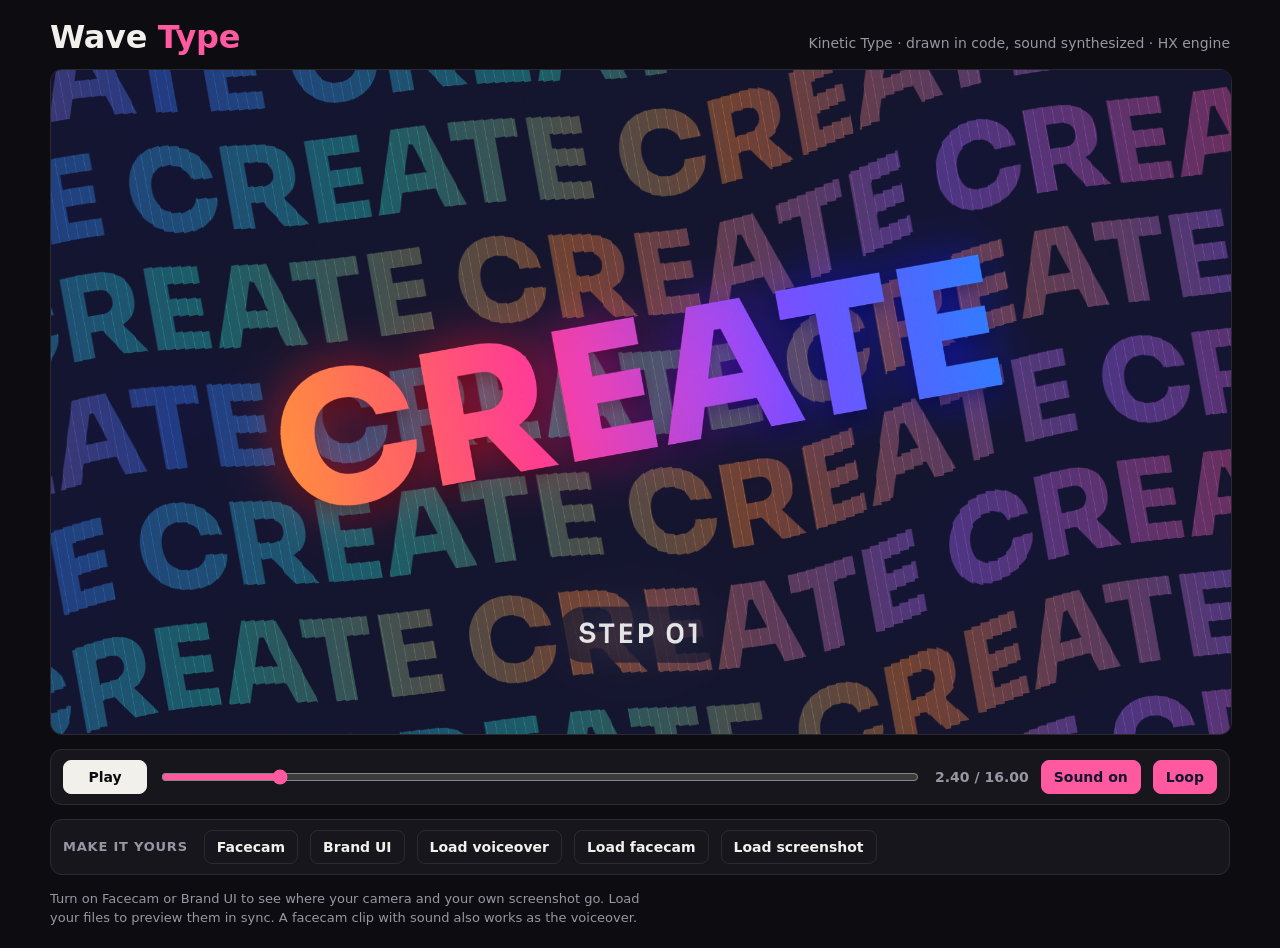
<file: styles/styles/09-wave-type.html>
<!doctype html>
<html lang="en">
<meta charset="utf-8">
<meta name="viewport" content="width=device-width, initial-scale=1, viewport-fit=cover">
<title>Wave Type</title>
<meta name="claude:viewport-fit-sides" content="cover">
<link rel="preconnect" href="https://fonts.googleapis.com">
<link rel="preconnect" href="https://fonts.gstatic.com" crossorigin>
<link rel="stylesheet" href="https://fonts.googleapis.com/css2?family=Sora:wght@600;700;800&display=block">
<style>
/* Layout: a single-column studio player. Stage first, transport under it, then the "make it yours" media row. One dark look by choice. */
:root {
  color-scheme: dark;
  --bg: #0d0d11;
  --panel: #16161c;
  --ink: #f2f0eb;
  --dim: #9896a2;
  --line: #2b2a33;
  --accent: #ff5aa0;
  --on-accent: #14152e;
  --ui: system-ui, -apple-system, "Segoe UI", Roboto, sans-serif;
}
html, body { height: 100%; }
body { background: var(--bg); color: var(--ink); font-family: var(--ui); margin: 0; padding-left: max(16px, env(safe-area-inset-left, 0px)); padding-right: max(16px, env(safe-area-inset-right, 0px)); padding-block: 20px 28px; }
.wrap { max-width: 1180px; margin: 0 auto; display: grid; gap: 14px; }
.wrap.tall { max-width: 520px; }
.top { display: flex; flex-wrap: wrap; align-items: baseline; justify-content: space-between; gap: 6px 16px; }
.top h1 { margin: 0; font-size: clamp(22px, 3.4vw, 32px); line-height: 1.1; letter-spacing: -0.01em; }
.top h1 span { color: var(--accent); }
.meta { margin: 0; color: var(--dim); font-size: 14px; }
.stage { position: relative; width: 100%; max-width: 100%; background: #000; border-radius: 12px; overflow: hidden; border: 1px solid var(--line); }
.stage canvas { display: block; width: 100%; height: auto; }
.bar, .mine { display: flex; flex-wrap: wrap; align-items: center; gap: 10px 12px; background: var(--panel); border: 1px solid var(--line); border-radius: 12px; padding: 10px 12px; }
.mine .lab { font-size: 13px; font-weight: 700; letter-spacing: 0.06em; text-transform: uppercase; color: var(--dim); margin-right: 4px; }
button, label.btn { font: 600 14px var(--ui); color: var(--ink); background: transparent; border: 1px solid var(--line); border-radius: 8px; padding: 8px 12px; cursor: pointer; display: inline-flex; align-items: center; gap: 6px; }
button:hover, label.btn:hover { border-color: var(--dim); }
button:focus-visible, label.btn:focus-within, input[type=range]:focus-visible { outline: 2px solid var(--accent); outline-offset: 2px; }
button[aria-pressed="true"] { background: var(--accent); color: var(--on-accent); border-color: var(--accent); }
#play { min-width: 84px; justify-content: center; background: var(--ink); color: #0d0d11; border-color: var(--ink); }
#scrub { flex: 1 1 200px; min-width: 0; accent-color: var(--accent); }
#time { font: 600 14px var(--ui); font-variant-numeric: tabular-nums; color: var(--dim); min-width: 96px; text-align: right; }
.file { position: absolute; width: 1px; height: 1px; opacity: 0; }
.note { margin: 0; color: var(--dim); font-size: 13px; max-width: 75ch; line-height: 1.5; }
@media (prefers-reduced-motion: reduce) { * { scroll-behavior: auto; } }
</style>

<div class="wrap" id="wrap">
  <div class="top">
    <h1>Wave <span>Type</span></h1>
    <p class="meta" id="meta">Kinetic Type · drawn in code, sound synthesized · HX engine</p>
  </div>
  <div class="stage"><canvas id="stage" width="1280" height="720" aria-label="Wave Type animation"></canvas></div>
  <div class="bar">
    <button id="play" type="button">Play</button>
    <input id="scrub" type="range" min="0" max="20" step="0.01" value="0" aria-label="Scrub timeline">
    <span id="time">0.00 / 0.00</span>
    <button id="sound" type="button" aria-pressed="true">Sound on</button>
    <button id="loop" type="button" aria-pressed="true">Loop</button>
  </div>
  <div class="mine">
    <span class="lab">Make it yours</span>
    <button id="faceOn" type="button" aria-pressed="false">Facecam</button>
    <button id="shotOn" type="button" aria-pressed="false">Brand UI</button>
    <label class="btn" for="vofile">Load voiceover<input class="file" id="vofile" type="file" accept="audio/*"></label>
    <label class="btn" for="facefile">Load facecam<input class="file" id="facefile" type="file" accept="video/*"></label>
    <label class="btn" for="shotfile">Load screenshot<input class="file" id="shotfile" type="file" accept="image/*"></label>
  </div>
  <p class="note" id="note">Turn on Facecam or Brand UI to see where your camera and your own screenshot go. Load your files to preview them in sync. A facecam clip with sound also works as the voiceover.</p>
</div>

<script>
/* =====================================================================================================
   HX MOTION ENGINE v1.1  ·  Haris AI Style Library  ·  theharisai.com
   A small engine for code-drawn animated videos. Every frame is a pure function of time t.
   Sections:  1 HX (math, random, easing, text, shapes, finishing)   2 SND (synthesized sound + music)
              3 MEDIA (facecam + brand screenshot slots)             4 STAGE (scene compositor + transitions)
   A style only defines one STYLE object (see the STYLE block). The PLAYER block wires the page.
   Rule: never use Math.random. All randomness comes from HX.rand(seed) and HX.noise(seed).
   v1.1: render scale HX.R (1.5 = 1920x1080 from 1280x720 logic). Cached layers use HX.layer(w, h) and are drawn with
         HX.blit(c, L, x, y[, w, h]) so they stay sharp. New finishing fx: bloom, leak, bokeh, burst, ring, flare, drift.
   ===================================================================================================== */

// ----------------------------------------------- 1 · HX -----------------------------------------------
const HX = (() => {
  const cl = (v, lo = 0, hi = 1) => Math.min(hi, Math.max(lo, v));
  const mix = (a, b, u) => a + (b - a) * u;
  const prog = (t, a, b) => cl((t - a) / (b - a));
  const bell = (t, a, b) => Math.sin(Math.PI * prog(t, a, b));
  const fnv = (s) => { s = String(s); let h = 2166136261 >>> 0; for (let i = 0; i < s.length; i++) { h ^= s.charCodeAt(i); h = Math.imul(h, 16777619); } return h >>> 0; };
  // sfc32 generator seeded from any string or number
  const rand = (seed) => {
    let a = fnv('a' + seed), b = fnv('b' + seed), c = fnv('c' + seed), d = 1;
    const f = () => { a >>>= 0; b >>>= 0; c >>>= 0; d >>>= 0; let t = (a + b) | 0; a = b ^ (b >>> 9); b = (c + (c << 3)) | 0; c = (c << 21) | (c >>> 11); d = (d + 1) | 0; t = (t + d) | 0; c = (c + t) | 0; return (t >>> 0) / 4294967296; };
    for (let i = 0; i < 12; i++) f();
    f.range = (lo, hi) => lo + f() * (hi - lo); f.pick = (arr) => arr[Math.floor(f() * arr.length)]; f.sign = () => (f() < 0.5 ? -1 : 1);
    return f;
  };
  // smooth 2D value noise in -1..1, quintic fade
  const fade = (u) => u * u * u * (u * (u * 6 - 15) + 10);
  const lattice = (x, y, s) => { let h = Math.imul(x | 0, 374761393) ^ Math.imul(y | 0, 668265263) ^ s; h = Math.imul(h ^ (h >>> 13), 1274126177); return ((h ^ (h >>> 16)) >>> 0) / 4294967296; };
  const noise = (seed = 0) => { const s = fnv('n' + seed); return (x, y = 0) => { const xi = Math.floor(x), yi = Math.floor(y), u = fade(x - xi), v = fade(y - yi); return mix(mix(lattice(xi, yi, s), lattice(xi + 1, yi, s), u), mix(lattice(xi, yi + 1, s), lattice(xi + 1, yi + 1, s), u), v) * 2 - 1; }; };
  const E = {
    lin: (u) => u,
    sine: (u) => 0.5 - 0.5 * Math.cos(Math.PI * u),
    out2: (u) => 1 - (1 - u) * (1 - u),
    out3: (u) => 1 - Math.pow(1 - u, 3),
    in3: (u) => u * u * u,
    io3: (u) => (u < 0.5 ? 4 * u * u * u : 1 - Math.pow(2 - 2 * u, 3) / 2),
    out5: (u) => 1 - Math.pow(1 - u, 5),
    expo: (u) => (u >= 1 ? 1 : 1 - Math.pow(2, -11 * u)),
    ioExpo: (u) => (u <= 0 ? 0 : u >= 1 ? 1 : u < 0.5 ? Math.pow(2, 20 * u - 10) / 2 : (2 - Math.pow(2, -20 * u + 10)) / 2),
    over: (u, k = 1.8) => { if (u <= 0) return 0; if (u >= 1) return 1; const v = u - 1; return 1 + v * v * ((k + 1) * v + k); },
    spring: (u, f = 12, d = 5.5) => (u <= 0 ? 0 : u >= 1 ? 1 : 1 - Math.exp(-d * u) * Math.cos(f * u)),
    bounce: (u) => { const n = 7.5625, k = 2.75; if (u < 1 / k) return n * u * u; if (u < 2 / k) return n * (u -= 1.5 / k) * u + 0.75; if (u < 2.5 / k) return n * (u -= 2.25 / k) * u + 0.9375; return n * (u -= 2.625 / k) * u + 0.984375; },
  };
  // ez(t, start, end, 'name', extra) = eased progress of t through [start, end]
  const ez = (t, a, b, name = 'out3', k) => E[name](prog(t, a, b), k);
  const canvas = (w, h) => { const c = document.createElement('canvas'); c.width = Math.max(1, Math.round(w)); c.height = Math.max(1, Math.round(h)); return c; };
  // a cached layer in logical units, stored at render scale R so it stays sharp at 1080p
  const layer = (w, h) => { const R = API.R, c = canvas(w * R, h * R); c.lw = w; c.lh = h; c.getContext('2d').setTransform(R, 0, 0, R, 0, 0); return c; };
  const blit = (c, L, x, y, w, h) => c.drawImage(L, x, y, w == null ? (L.lw || L.width) : w, h == null ? (L.lh || L.height) : h);
  // source rect in logical units
  const blitPart = (c, L, sx, sy, sw, sh, dx, dy, dw, dh) => { const k = L.lw ? L.width / L.lw : 1; c.drawImage(L, sx * k, sy * k, sw * k, sh * k, dx, dy, dw, dh); };
  const base = (c) => c.setTransform(API.R, 0, 0, API.R, 0, 0);
  // keyframes: key([[t, v], [t, v, 'ease'], ...])(t)
  const key = (pts) => (t) => {
    if (t <= pts[0][0]) return pts[0][1];
    for (let i = 1; i < pts.length; i++) if (t <= pts[i][0]) { const [t0, v0] = pts[i - 1], [t1, v1, e] = pts[i]; return mix(v0, v1, E[e || 'io3'](prog(t, t0, t1))); }
    return pts[pts.length - 1][1];
  };
  // camera kicks: list of { t, a (amount), k (decay) }
  const kick = (t, list, decay = 4) => { let z = 0; for (const q of list) { const d = t - q.t; if (d < 0) continue; z += q.a * (d < 0.05 ? d / 0.05 : Math.exp(-(d - 0.05) * (q.k || decay))); } return z; };
  const NS = noise('shake');
  const shake = (t, list) => { let x = 0, y = 0, r = 0; for (const q of list) { const d = t - q.t; if (d < 0 || d > 1.3) continue; const e = q.a * Math.exp(-d * (q.k || 7)); x += e * NS(t * 31, 1); y += e * NS(t * 29, 7); r += e * 0.0016 * NS(t * 23, 13); } return { x, y, r }; };
  // camera: zoom z and offset around a focus point
  const cam = (c, W, H, o) => { c.translate(W / 2 + (o.x || 0), H / 2 + (o.y || 0)); if (o.r) c.rotate(o.r); c.scale(o.z || 1, o.z || 1); c.translate(-(o.fx == null ? W / 2 : o.fx), -(o.fy == null ? H / 2 : o.fy)); };
  const path = {
    rr: (c, x, y, w, h, r) => { c.beginPath(); c.roundRect(x, y, w, h, r); },
    poly: (c, pts) => { c.beginPath(); pts.forEach(([x, y], i) => (i ? c.lineTo(x, y) : c.moveTo(x, y))); c.closePath(); },
    ngon: (c, cx, cy, r, n, rot = 0) => { c.beginPath(); for (let i = 0; i < n; i++) { const a = rot + (i / n) * Math.PI * 2; i ? c.lineTo(cx + Math.cos(a) * r, cy + Math.sin(a) * r) : c.moveTo(cx + Math.cos(a) * r, cy + Math.sin(a) * r); } c.closePath(); },
    star: (c, cx, cy, ro, ri, n, rot = -Math.PI / 2) => { c.beginPath(); for (let i = 0; i < n * 2; i++) { const a = rot + (i * Math.PI) / n, r = i % 2 ? ri : ro; i ? c.lineTo(cx + Math.cos(a) * r, cy + Math.sin(a) * r) : c.moveTo(cx + Math.cos(a) * r, cy + Math.sin(a) * r); } c.closePath(); },
  };
  const txt = {
    font: (weight, px, family) => `${weight} ${px}px ${family}`,
    width: (c, s, font, track = 0) => { c.font = font; c.letterSpacing = track + 'px'; const w = c.measureText(s).width; c.letterSpacing = '0px'; return w; },
    // draw text with options { font, fill, stroke, lw, align, base, track, alpha }
    draw: (c, s, x, y, o) => {
      c.save(); c.font = o.font; c.letterSpacing = (o.track || 0) + 'px'; c.textAlign = o.align || 'center'; c.textBaseline = o.base || 'middle';
      if (o.alpha != null) c.globalAlpha *= o.alpha;
      if (o.stroke) { c.lineJoin = 'round'; c.lineWidth = o.lw || 4; c.strokeStyle = o.stroke; c.strokeText(s, x, y); }
      if (o.fill) { c.fillStyle = o.fill; c.fillText(s, x, y); }
      c.restore();
    },
    // largest px (up to max) at which s fits width w
    fit: (c, s, w, max, weight, family, track = 0) => { const at = txt.width(c, s, `${weight} 100px ${family}`, track * 1); return Math.min(max, Math.floor((100 * w) / Math.max(1, at))); },
    // per-letter layout: returns [{ ch, x (center offset from the word's left edge), w }] and total width
    letters: (c, s, font, track = 0) => { c.font = font; c.letterSpacing = '0px'; let x = 0; const out = []; for (const ch of s) { const w = c.measureText(ch).width; out.push({ ch, x: x + w / 2, w }); x += w + track; } c.letterSpacing = '0px'; return { list: out, w: x - track }; },
    wrap: (c, s, font, maxW) => { c.font = font; const out = []; let line = ''; for (const w of s.split(' ')) { const test = line ? line + ' ' + w : w; if (c.measureText(test).width > maxW && line) { out.push(line); line = w; } else line = test; } if (line) out.push(line); return out; },
  };
  let GR = null; const SM = {}; let SOFT = null;
  const small = (k, w, h) => { const c = SM[k]; if (c && c.width === w && c.height === h) return c; return (SM[k] = canvas(w, h)); };
  // soft round sprite (white), used for bokeh, glows and particles
  const soft = () => { if (SOFT) return SOFT; SOFT = canvas(128, 128); const x = SOFT.getContext('2d'), g = x.createRadialGradient(64, 64, 0, 64, 64, 64); g.addColorStop(0, 'rgba(255,255,255,1)'); g.addColorStop(0.35, 'rgba(255,255,255,0.55)'); g.addColorStop(1, 'rgba(255,255,255,0)'); x.fillStyle = g; x.fillRect(0, 0, 128, 128); return SOFT; };
  const TINT = new Map();
  const tinted = (col) => { if (TINT.has(col)) return TINT.get(col); const L = canvas(128, 128), x = L.getContext('2d'); x.drawImage(soft(), 0, 0); x.globalCompositeOperation = 'source-in'; x.fillStyle = col; x.fillRect(0, 0, 128, 128); TINT.set(col, L); return L; };
  const fx = {
    // film or print grain, stepped at fps
    grain: (c, t, W, H, alpha = 0.06, fps = 12, mode = 'overlay') => {
      if (!GR) { GR = []; for (let g = 0; g < 3; g++) { const L = canvas(256, 256), x = L.getContext('2d'), img = x.createImageData(256, 256), r = rand('grain' + g); for (let i = 0; i < img.data.length; i += 4) { const v = 128 + (r() + r() - 1) * 115; img.data[i] = img.data[i + 1] = img.data[i + 2] = v; img.data[i + 3] = 255; } x.putImageData(img, 0, 0); GR.push(L); } }
      const f = Math.floor(t * fps), r = rand('gs' + f), pat = c.createPattern(GR[f % 3], 'repeat');
      pat.setTransform(new DOMMatrix().scaleSelf(1 / API.R).translateSelf(-r() * 256, -r() * 256));
      c.save(); base(c); c.globalAlpha = alpha; c.globalCompositeOperation = mode; c.fillStyle = pat; c.fillRect(0, 0, W, H); c.restore();
    },
    vignette: (c, W, H, strength = 0.35, color = '0,0,0') => {
      const g = c.createRadialGradient(W / 2, H / 2, Math.min(W, H) * 0.35, W / 2, H / 2, Math.hypot(W, H) * 0.6);
      g.addColorStop(0, `rgba(${color},0)`); g.addColorStop(1, `rgba(${color},${strength})`);
      c.save(); base(c); c.fillStyle = g; c.fillRect(0, 0, W, H); c.restore();
    },
    flash: (c, t, W, H, list) => { for (const f of list) { const d = t - f.t; if (d < 0 || d > 0.45) continue; c.save(); base(c); c.fillStyle = `rgba(${f.col || '255,255,255'},${f.a * Math.exp(-d * 10)})`; c.fillRect(0, 0, W, H); c.restore(); } },
    // bloom: bright parts glow. o = { strength, radius, lift (how much midtones glow, 0..1), mode }
    bloom: (c, o = {}) => {
      const cv = c.canvas, st = o.strength == null ? 0.55 : o.strength, rad = o.radius || 16, lift = o.lift == null ? 0.35 : o.lift;
      const w1 = Math.max(8, Math.round(cv.width / 4)), h1 = Math.max(8, Math.round(cv.height / 4)), A = small('b1', w1, h1), a = A.getContext('2d');
      const thr = `brightness(${0.55 + lift * 0.5}) contrast(${2.6 - lift * 1.4}) saturate(1.25)`;
      a.setTransform(1, 0, 0, 1, 0, 0); a.globalCompositeOperation = 'copy'; a.filter = `${thr} blur(${(rad / 4) * (cv.width / 1280)}px)`; a.drawImage(cv, 0, 0, w1, h1); a.filter = 'none';
      const w2 = Math.max(4, w1 >> 1), h2 = Math.max(4, h1 >> 1), B = small('b2', w2, h2), b = B.getContext('2d');
      b.setTransform(1, 0, 0, 1, 0, 0); b.globalCompositeOperation = 'copy'; b.filter = `blur(${(rad / 6) * (cv.width / 1280)}px)`; b.drawImage(A, 0, 0, w2, h2); b.filter = 'none';
      c.save(); c.setTransform(1, 0, 0, 1, 0, 0); c.globalCompositeOperation = o.mode || 'screen'; c.globalAlpha = st; c.drawImage(A, 0, 0, cv.width, cv.height); c.globalAlpha = st * 0.8; c.drawImage(B, 0, 0, cv.width, cv.height); c.restore();
    },
    // drifting colored light leaks. cols: ['255,120,80', ...]
    leak: (c, t, W, H, cols, a = 0.25, seed = 'leak') => {
      const N = noise(seed); c.save(); base(c); c.globalCompositeOperation = 'screen';
      cols.forEach((col, i) => { const x = W * (0.5 + 0.55 * N(t * 0.12 + i * 3.1, 1)), y = H * (0.5 + 0.55 * N(t * 0.1 + i * 5.7, 2)), R = Math.max(W, H) * (0.45 + 0.15 * N(t * 0.2, i)); const g = c.createRadialGradient(x, y, 0, x, y, R); g.addColorStop(0, `rgba(${col},${a})`); g.addColorStop(1, `rgba(${col},0)`); c.fillStyle = g; c.fillRect(0, 0, W, H); });
      c.restore();
    },
    // floating out-of-focus particles for depth. o = { n, col, min, max, speed, alpha, seed, mode }
    bokeh: (c, t, W, H, o = {}) => {
      const r = rand(o.seed || 'bk'), L = tinted(o.col || '#ffffff'), n = o.n || 24; c.save(); c.globalCompositeOperation = o.mode || 'screen';
      for (let i = 0; i < n; i++) { const s = r.range(o.min || 10, o.max || 60), sp = r.range(0.3, 1) * (o.speed || 14), x0 = r.range(-60, W + 60), y = ((r.range(0, H + 200) - t * sp) % (H + 200) + H + 200) % (H + 200) - 100, x = x0 + Math.sin(t * 0.4 + i) * 14, tw = 0.55 + 0.45 * Math.sin(t * r.range(0.5, 1.5) + i);
        c.globalAlpha = (o.alpha == null ? 0.35 : o.alpha) * tw; c.drawImage(L, x - s, y - s, s * 2, s * 2); }
      c.restore();
    },
    // particle burst at hit time t0 from (x, y). Pure function of t.
    // o = { n, seed, cols, speed, spread (radians), dir, gravity, drag, life, size, kind: 'spark' | 'dot' | 'confetti' | 'glow' }
    burst: (c, t, t0, x, y, o = {}) => {
      const d = t - t0, life = o.life || 0.9; if (d < 0 || d > life * 1.4) return;
      const r = rand((o.seed || 'p') + t0), n = o.n || 26, cols = o.cols || ['#ffffff'], g = o.gravity == null ? 600 : o.gravity, k = o.drag == null ? 2.6 : o.drag, kind = o.kind || 'spark';
      c.save(); c.globalCompositeOperation = o.mode || (kind === 'confetti' ? 'source-over' : 'lighter'); c.lineCap = 'round';
      for (let i = 0; i < n; i++) {
        const a = (o.dir || 0) + (r() - 0.5) * (o.spread == null ? Math.PI * 2 : o.spread), v = (o.speed || 700) * r.range(0.35, 1), li = life * r.range(0.6, 1.2), col = cols[i % cols.length], sz = (o.size || 4) * r.range(0.5, 1.3), rot0 = r() * 7;
        if (d > li) continue; const e = (1 - Math.exp(-k * d)) / k, px = x + Math.cos(a) * v * e, py = y + Math.sin(a) * v * e + 0.5 * g * d * d * 0.6, fade = 1 - d / li;
        const vx = Math.cos(a) * v * Math.exp(-k * d), vy = Math.sin(a) * v * Math.exp(-k * d) + g * d * 0.6;
        c.globalAlpha = fade;
        if (kind === 'spark') { const L = Math.min(60, Math.hypot(vx, vy) * 0.035) + sz; const m = Math.hypot(vx, vy) || 1; c.strokeStyle = col; c.lineWidth = sz * 0.7; c.beginPath(); c.moveTo(px, py); c.lineTo(px - (vx / m) * L, py - (vy / m) * L); c.stroke(); }
        else if (kind === 'confetti') { c.fillStyle = col; c.save(); c.translate(px, py); c.rotate(rot0 + d * 9 * (i % 2 ? 1 : -1)); c.scale(1, Math.cos(d * 12 + i)); c.fillRect(-sz, -sz * 0.5, sz * 2, sz); c.restore(); }
        else if (kind === 'glow') { c.drawImage(tinted(col), px - sz * 4, py - sz * 4, sz * 8, sz * 8); }
        else { c.fillStyle = col; c.beginPath(); c.arc(px, py, sz * (0.5 + 0.5 * fade), 0, 7); c.fill(); }
      }
      c.restore();
    },
    // expanding shockwave ring
    ring: (c, t, t0, x, y, o = {}) => { const d = t - t0, dur = o.dur || 0.6; if (d < 0 || d > dur) return; const u = E.out3(d / dur); c.save(); c.globalAlpha = (1 - u) * (o.a == null ? 0.8 : o.a); c.strokeStyle = o.col || '#fff'; c.lineWidth = (o.lw || 6) * (1 - u * 0.7); c.beginPath(); c.ellipse(x, y, mix(o.r0 || 20, o.r1 || 300, u), mix(o.r0 || 20, o.r1 || 300, u) * (o.squash || 1), 0, 0, 7); c.stroke(); c.restore(); },
    // anamorphic lens flare
    flare: (c, x, y, s, a, col = '255,220,170') => { if (a <= 0.01) return; c.save(); c.globalCompositeOperation = 'lighter'; c.globalAlpha = a; c.drawImage(tinted(`rgb(${col})`), x - s, y - s, s * 2, s * 2); c.globalAlpha = a * 0.8; c.drawImage(tinted(`rgb(${col})`), x - s * 6, y - s * 0.08, s * 12, s * 0.16); c.globalAlpha = a * 0.9; c.drawImage(tinted('#ffffff'), x - s * 0.35, y - s * 0.35, s * 0.7, s * 0.7); c.restore(); },
    // soft glow sprite
    glow: (c, x, y, r, col, a = 1) => { if (a <= 0.01) return; c.save(); c.globalCompositeOperation = 'lighter'; c.globalAlpha = a; c.drawImage(tinted(col), x - r, y - r, r * 2, r * 2); c.restore(); },
    // soft shadow under an object (cached sprite, no per-frame blur)
    shadow: (c, x, y, rx, ry, a = 0.35, col = '#000000') => { c.save(); c.globalAlpha = a; c.drawImage(tinted(col), x - rx, y - ry, rx * 2, ry * 2); c.restore(); },
  };
  // gentle handheld float for cameras
  const ND = noise('drift');
  const drift = (t, amt = 1) => ({ x: ND(t * 0.35, 1) * 6 * amt, y: ND(t * 0.3, 5) * 4 * amt, r: ND(t * 0.25, 9) * 0.0025 * amt });
  const API = { R: 1, cl, mix, prog, bell, fnv, rand, noise, E, ez, canvas, layer, blit, blitPart, base, key, kick, shake, cam, drift, path, txt, fx };
  return API;
})();

// ----------------------------------------------- 2 · SND ----------------------------------------------
// Plain Web Audio, no files. rig(ac) returns a kit k: k.play(name, t, opts), k.tone, k.noise, k.beat, k.drone, k.duck.
// Voiceover mode (opts.vo) keeps music low and plays sounds marked soft at half level.
const SND = (() => {
  const NOTE = { C: 0, D: 2, E: 4, F: 5, G: 7, A: 9, B: 11 };
  const freq = (n) => { if (typeof n === 'number') return n; const m = /^([A-G])([#b]?)(-?\d)$/.exec(n); const midi = NOTE[m[1]] + (m[2] === '#' ? 1 : m[2] === 'b' ? -1 : 0) + (+m[3] + 1) * 12; return 440 * Math.pow(2, (midi - 69) / 12); };

  function rig(ac, o = {}) {
    const VO = !!o.vo, from = o.from || 0, base = ac.currentTime + (o.lead || 0), SR = ac.sampleRate;
    const T = (t) => base + (t - from);
    const dead = (t, d) => T(t) + d < ac.currentTime || (t < from - 0.01 && d < 1.5);
    const lim = ac.createDynamicsCompressor(); lim.threshold.value = -10; lim.knee.value = 4; lim.ratio.value = 8; lim.attack.value = 0.002; lim.release.value = 0.18;
    const out = ac.createGain(); out.gain.value = o.level == null ? 0.9 : o.level; lim.connect(out); out.connect(o.dest || ac.destination);
    const bus = {}; [['sfx', VO ? 0.7 : 0.92], ['mus', VO ? 0.26 : 0.55], ['air', 0.4]].forEach(([k, g]) => { const n = ac.createGain(); n.gain.value = g; n.connect(lim); bus[k] = n; });
    const duckNode = ac.createGain(); duckNode.connect(bus.mus); const ducks = [];
    // small generated room
    const room = ac.createConvolver();
    { const len = Math.floor(SR * 1.3), b = ac.createBuffer(2, len, SR); for (let ch = 0; ch < 2; ch++) { const r = HX.rand('room' + ch), d = b.getChannelData(ch); let lp = 0; for (let i = 0; i < len; i++) { lp = lp * 0.55 + (r() * 2 - 1) * 0.45; d[i] = lp * Math.exp((-i / len) * 5.5); } } room.buffer = b; }
    const roomIn = ac.createGain(); roomIn.gain.value = 0.7; roomIn.connect(room); room.connect(lim);
    const NZ = {};
    { const len = SR * 2; for (const kind of ['white', 'pink', 'brown']) { const b = ac.createBuffer(1, len, SR), d = b.getChannelData(0), r = HX.rand('nz' + kind); let p0 = 0, p1 = 0, p2 = 0, br = 0;
      for (let i = 0; i < len; i++) { const w = r() * 2 - 1; if (kind === 'white') d[i] = w * 0.8; else if (kind === 'pink') { p0 = 0.997 * p0 + 0.03 * w; p1 = 0.985 * p1 + 0.06 * w; p2 = 0.95 * p2 + 0.15 * w; d[i] = (p0 + p1 + p2 + 0.1 * w) * 0.9; } else { br = (br + 0.025 * w) / 1.025; d[i] = br * 3.2; } }
      NZ[kind] = b; } }
    const curve = (param, v, t) => { if (!Array.isArray(v)) { param.setValueAtTime(v, t); return; } param.setValueAtTime(v[0][1], t + v[0][0]); for (let i = 1; i < v.length; i++) param.exponentialRampToValueAtTime(Math.max(0.0001, v[i][1]), t + v[i][0]); };
    const amp = (g, t, p, d, peak) => { const a = Math.min(p.a == null ? 0.003 : p.a, d * 0.8), h = Math.min(p.h || 0, d - a); g.gain.setValueAtTime(0, t); g.gain.linearRampToValueAtTime(peak, t + a); if (h > 0) g.gain.setValueAtTime(peak, t + a + h); g.gain.exponentialRampToValueAtTime(0.0001, t + d); g.gain.setValueAtTime(0, t + d + 0.002); };
    const level = (p, def) => (p.g == null ? def : p.g) * (VO && p.soft ? 0.5 : 1);
    function send(node, p, t, d) {
      const pan = ac.createStereoPanner();
      if (Array.isArray(p.pan)) { pan.pan.setValueAtTime(p.pan[0], t); pan.pan.linearRampToValueAtTime(p.pan[1], t + d); } else pan.pan.value = HX.cl(p.pan || 0, -1, 1);
      node.connect(pan); pan.connect(p.bus === 'mus' ? duckNode : bus[p.bus || 'sfx']);
      if (p.rv) { const s = ac.createGain(); s.gain.value = p.rv; pan.connect(s); s.connect(roomIn); }
    }
    function filt(p, t) { if (!p.f) return null; const f = ac.createBiquadFilter(); f.type = p.f; f.Q.value = p.q == null ? 0.8 : p.q; curve(f.frequency, p.fc == null ? 1500 : p.fc, t); return f; }
    // oscillator voice. hz: note, number or [[dt, hz], ...]
    function tone(time, p) {
      const d = p.d || 0.2; if (dead(time, d)) return; const t = T(time);
      const osc = ac.createOscillator(); osc.type = p.w || 'sine'; if (p.det) osc.detune.value = p.det;
      curve(osc.frequency, Array.isArray(p.hz) ? p.hz.map(([dt, v]) => [dt, freq(v)]) : freq(p.hz || 440), t);
      const g = ac.createGain(); amp(g, t, p, d, level(p, 0.25)); const f = filt(p, t);
      if (f) { osc.connect(f); f.connect(g); } else osc.connect(g);
      send(g, p, t, d); osc.start(t); osc.stop(t + d + 0.05);
    }
    // noise voice. c: 'white' | 'pink' | 'brown'
    function noiseV(time, p) {
      const d = p.d || 0.2; if (dead(time, d)) return; const t = T(time);
      const src = ac.createBufferSource(); src.buffer = NZ[p.c || 'white']; src.loop = true;
      const g = ac.createGain(); amp(g, t, p, d, level(p, 0.25)); const f = filt(p, t);
      if (f) { src.connect(f); f.connect(g); } else src.connect(g);
      send(g, p, t, d); src.start(t, HX.rand('o' + time)() * 1.5); src.stop(t + d + 0.05);
    }
    const duck = (t, depth = 0.55, hold = 0.25) => ducks.push([t, depth, hold]);

    // ---------- named sounds ----------
    const FX = {
      hit: (t, q) => { tone(t, { hz: [[0, 180], [0.1, 55]], d: 0.22, g: 0.45 * q.g, pan: q.pan, soft: q.soft }); noiseV(t, { d: 0.06, f: 'bandpass', fc: 1800, q: 0.7, g: 0.25 * q.g, pan: q.pan, soft: q.soft }); noiseV(t, { d: 0.015, f: 'highpass', fc: 6000, g: 0.1 * q.g, pan: q.pan, soft: q.soft }); },
      boom: (t, q) => { tone(t, { hz: [[0, 110], [0.07, 55], [1.4, 36]], d: 1.5, g: 0.65 * q.g, a: 0.004, h: 0.1 }); noiseV(t, { c: 'brown', d: 0.7, f: 'lowpass', fc: [[0, 700], [0.6, 80]], g: 0.3 * q.g, rv: 0.25 }); duck(t, 0.7, 0.3); },
      pop: (t, q) => { const f0 = q.hz || 700; tone(t, { hz: [[0, f0 * 2], [0.04, f0]], d: 0.09, g: 0.2 * q.g, pan: q.pan, soft: q.soft }); noiseV(t, { d: 0.008, f: 'highpass', fc: 5000, g: 0.07 * q.g, pan: q.pan, soft: q.soft }); },
      swish: (t, q) => { const d = q.d || 0.4, dir = q.dir || 1; noiseV(t, { c: 'pink', d, f: 'bandpass', fc: [[0, 300], [d * 0.6, q.top || 3000], [d, 600]], q: 0.9, g: 0.45 * q.g, a: d * 0.6, pan: [-0.6 * dir, 0.6 * dir], rv: 0.1, soft: q.soft }); },
      rise: (t, q) => { const d = q.d || 1; noiseV(t, { c: 'pink', d, f: 'bandpass', fc: [[0, 400], [d, 6000]], q: 1.4, g: 0.28 * q.g, a: d * 0.95, rv: 0.25, soft: q.soft }); tone(t, { w: 'triangle', hz: [[0, 220], [d, 880]], d, g: 0.05 * q.g, a: d * 0.9, soft: q.soft }); },
      tick: (t, q) => noiseV(t, { d: 0.014, f: 'bandpass', fc: q.hz || 4200, q: 4, g: 0.3 * q.g, pan: q.pan, soft: q.soft }),
      click: (t, q) => { noiseV(t, { d: 0.01, f: 'bandpass', fc: 3000, q: 2, g: 0.32 * q.g, pan: q.pan }); noiseV(t + 0.04, { d: 0.008, f: 'bandpass', fc: 2200, q: 2, g: 0.2 * q.g, pan: q.pan }); },
      chime: (t, q) => (q.notes || ['E6', 'B6']).forEach((n, i) => tone(t + i * 0.09, { hz: n, d: 0.8, g: 0.12 * q.g, a: 0.003, rv: 0.35, pan: q.pan, soft: q.soft })),
      sparkle: (t, q) => { const r = HX.rand('sp' + t); for (let i = 0; i < 6; i++) tone(t + i * 0.045, { hz: 2000 + r() * 3000, d: 0.3, g: 0.028 * q.g, a: 0.002, rv: 0.45, pan: r() * 1.4 - 0.7 }); },
      glitch: (t, q) => { const r = HX.rand('gl' + t); for (let i = 0; i < 8; i++) tone(t + i * 0.022, { w: 'square', hz: 200 + r() * 1800, d: 0.02, g: 0.06 * q.g, a: 0.001, h: 0.012, pan: r() * 1.2 - 0.6 }); noiseV(t, { d: 0.18, f: 'bandpass', fc: [[0, 3500], [0.18, 800]], g: 0.16 * q.g }); },
      keys: (t, q) => { const r = HX.rand('k' + t), end = t + (q.d || 0.4); for (let x = t; x < end; x += 0.05 + r() * 0.04) noiseV(x, { d: 0.012, f: 'bandpass', fc: 3000 + r() * 1000, q: 3, g: 0.18 * q.g, pan: q.pan, soft: true }); },
      stamp: (t, q) => { tone(t, { hz: [[0, 150], [0.16, 45]], d: 0.26, g: 0.55 * q.g, pan: q.pan }); noiseV(t, { d: 0.05, f: 'bandpass', fc: 1200, q: 1, g: 0.35 * q.g, pan: q.pan }); },
      blip: (t, q) => tone(t, { w: 'triangle', hz: [[0, q.hz || 1200], [0.06, (q.hz || 1200) * 1.5]], d: 0.08, g: 0.1 * q.g, pan: q.pan, soft: q.soft }),
      snap: (t, q) => noiseV(t, { d: 0.05, f: 'bandpass', fc: 2400, q: 1.5, g: 0.4 * q.g, pan: q.pan, rv: 0.2, soft: q.soft }),
      shimmer: (t, q) => ['C6', 'E6', 'G6', 'C7', 'E7'].forEach((n, i) => tone(t + i * 0.04, { hz: n, d: 0.7, g: 0.04 * q.g, rv: 0.5, pan: i % 2 ? 0.3 : -0.3 })),
      swell: (t, q) => { const d = q.d || 1.2; noiseV(t, { d, f: 'highpass', fc: [[0, 2000], [d, 9000]], g: 0.12 * q.g, a: d * 0.97, rv: 0.3, soft: q.soft }); },
      bell: (t, q) => { const f0 = SND.freq(q.hz || 'A5'); tone(t, { hz: f0, d: 1.5, g: 0.11 * q.g, rv: 0.5, pan: q.pan }); tone(t, { hz: f0 * 2.76, d: 0.6, g: 0.03 * q.g, rv: 0.5, pan: q.pan }); },
      thump: (t, q) => tone(t, { hz: [[0, 90], [0.12, 40]], d: 0.25, g: 0.5 * q.g, pan: q.pan, soft: q.soft }),
    };
    const play = (name, t, opts = {}) => { const f = FX[name]; if (!f) throw new Error('No sound named ' + name); f(t, Object.assign({}, opts, { g: opts.gain == null ? 1 : opts.gain })); };

    // ---------- music ----------
    const GENRE = {
      pop: { bpm: 120, kick: [0, 4, 8, 12], snare: [4, 12], hat: '8th', bass: [0, 3, 6, 8, 11, 14], arp: true },
      chill: { bpm: 84, kick: [0, 7, 10], snare: [4, 12], hat: 'swing', bass: [0, 10], pad: true },
      tech: { bpm: 124, kick: [0, 4, 8, 12], clap: [4, 12], hat: '16th', bass16: true },
      lux: { bpm: 72, kick: [0], hat: null, pluck: true, pad: true },
      dark: { bpm: 90, kick: [0, 9], snare: [8], hat: 'sparse', pad: true, bass: [0] },
    };
    // beat(t0, t1, { style, bpm, gain, chords: [[root, [notes]], ...] })
    function beat(t0, t1, p = {}) {
      const G = GENRE[p.style || 'pop'], bpm = p.bpm || G.bpm, st = 60 / bpm / 4, bar = st * 16, g = p.gain == null ? 1 : p.gain;
      const chords = p.chords || [['A2', ['A3', 'C4', 'E4']], ['F2', ['F3', 'A3', 'C4']], ['C3', ['C4', 'E4', 'G4']], ['G2', ['G3', 'B3', 'D4']]];
      let bi = 0;
      for (let tb = t0; tb < t1 - 0.05; tb += bar, bi++) {
        const [root, chord] = chords[bi % chords.length], left = Math.min(bar, t1 - tb), rf = freq(root);
        if (G.pad) chord.forEach((n, i) => tone(tb, { w: 'sawtooth', hz: n, d: left + 0.3, g: 0.016 * g, a: 0.4, h: Math.max(0, left - 0.7), f: 'lowpass', fc: 900, pan: (i - 1) * 0.4, rv: 0.4, bus: 'mus', det: (i - 1) * 7 }));
        for (let s = 0; s < 16; s++) {
          const ts = tb + s * st; if (ts >= t1 - 0.02) break;
          if (G.kick && G.kick.includes(s)) tone(ts, { hz: [[0, 140], [0.08, 48]], d: 0.3, g: 0.55 * g, bus: 'mus' });
          if (G.snare && G.snare.includes(s)) { noiseV(ts, { d: 0.17, f: 'bandpass', fc: 1900, q: 0.7, g: 0.24 * g, rv: 0.3, bus: 'mus' }); tone(ts, { hz: [[0, 240], [0.05, 180]], d: 0.08, g: 0.1 * g, bus: 'mus' }); }
          if (G.clap && G.clap.includes(s)) [0, 0.012, 0.024].forEach((o2) => noiseV(ts + o2, { d: 0.06, f: 'bandpass', fc: 1400, q: 1.2, g: 0.15 * g, rv: 0.25, bus: 'mus' }));
          if (G.hat) {
            const on = G.hat === '16th' || (G.hat === '8th' && s % 2 === 0) || (G.hat === 'swing' && s % 2 === 0) || (G.hat === 'sparse' && s % 4 === 2);
            const off = G.hat === 'swing' && s % 4 === 2 ? st * 0.33 : 0;
            if (on) noiseV(ts + off, { d: s % 4 === 2 ? 0.07 : 0.03, f: 'highpass', fc: 8000, g: (s % 4 === 2 ? 0.055 : 0.035) * g, bus: 'mus' });
          }
          if (G.bass && G.bass.includes(s)) tone(ts, { w: 'triangle', hz: rf, d: st * 2.5, g: 0.2 * g, a: 0.005, h: st, f: 'lowpass', fc: 420, bus: 'mus' });
          if (G.bass16) tone(ts, { w: 'sawtooth', hz: s % 4 === 2 ? rf * 2 : rf, d: st * 0.9, g: 0.07 * g, f: 'lowpass', fc: [[0, 1600], [st * 0.8, 300]], bus: 'mus' });
          if (G.arp && s % 2 === 1) tone(ts, { w: 'square', hz: freq(chord[(s >> 1) % 3]) * 2, d: st * 0.8, g: 0.022 * g, f: 'lowpass', fc: 2400, rv: 0.2, pan: ((s >> 1) % 3 - 1) * 0.3, bus: 'mus' });
          if (G.pluck && [0, 3, 6, 10, 12].includes(s)) tone(ts, { w: 'triangle', hz: freq(chord[s % 3]) * 2, d: 0.9, g: 0.06 * g, rv: 0.5, pan: (s % 3 - 1) * 0.3, bus: 'mus' });
        }
      }
    }
    function drone(t0, t1, p = {}) { const d = t1 - t0, g = p.gain == null ? 1 : p.gain; tone(t0, { hz: p.note || 'A1', d, g: 0.1 * g, a: d * 0.4, h: d * 0.3, bus: 'mus' }); noiseV(t0, { c: 'pink', d, f: 'lowpass', fc: 600, g: 0.04 * g, a: d * 0.5, h: d * 0.2, bus: 'air' }); }
    function finish() { ducks.sort((a, b) => a[0] - b[0]); for (const [t, depth, hold] of ducks) { const s = T(t); if (s + hold < ac.currentTime) continue; duckNode.gain.setTargetAtTime(1 - depth, Math.max(s, ac.currentTime), 0.01); duckNode.gain.setTargetAtTime(1, s + hold, 0.15); } }
    return { play, tone, noise: noiseV, beat, drone, duck, finish, freq, vo: VO };
  }
  function live(score, from, o = {}) { const ac = new (window.AudioContext || window.webkitAudioContext)(); const k = rig(ac, Object.assign({}, o, { from: from || 0, lead: 0.05 })); score(k); k.finish(); return () => { try { ac.close(); } catch (e) {} }; }
  async function render(score, dur, sr = 48000, o = {}) {
    const n = Math.ceil(dur * sr), ac = new OfflineAudioContext(2, n, sr), k = rig(ac, Object.assign({}, o, { from: 0 })); score(k); k.finish();
    const b = await ac.startRendering(), L = b.getChannelData(0), R = b.getChannelData(1), inter = new Float32Array(n * 2); let peak = 0;
    for (let i = 0; i < n; i++) { inter[2 * i] = L[i]; inter[2 * i + 1] = R[i]; peak = Math.max(peak, Math.abs(L[i]), Math.abs(R[i])); }
    return { inter, peak, sr, frames: n };
  }
  return { rig, live, render, freq };
})();

// ---------------------------------------------- 3 · MEDIA ---------------------------------------------
// Two optional slots a style can draw into. Without a loaded file each slot shows a clean stand-in.
//   MEDIA.face(c, x, y, w, h, { shape: 'circle' | 'rect', r, tint, zoom })   facecam video
//   MEDIA.shot(c, x, y, w, h, { r, zoom, fx, fy, tint })                         brand screenshot / UI
const MEDIA = (() => {
  const st = { face: null, shot: null };
  const cache = new Map();
  const cover = (c, src, sw, sh, x, y, w, h, zoom = 1, fx = 0.5, fy = 0.5) => { const s = Math.max(w / sw, h / sh) * zoom, dw = sw * s, dh = sh * s; c.drawImage(src, x + (w - dw) * fx, y + (h - dh) * fy, dw, dh); };
  function standInFace(w, h, tint) {
    const k = 'f' + w + 'x' + h + tint; if (cache.has(k)) return cache.get(k);
    const L = HX.layer(w, h), x = L.getContext('2d'), g = x.createLinearGradient(0, 0, 0, h);
    g.addColorStop(0, tint); g.addColorStop(1, '#0d0d12'); x.fillStyle = g; x.fillRect(0, 0, w, h);
    const s = Math.min(w, h); x.fillStyle = 'rgba(255,255,255,0.22)';
    x.beginPath(); x.arc(w / 2, h * 0.42, s * 0.2, 0, 7); x.fill();
    x.beginPath(); x.ellipse(w / 2, h * 0.42 + s * 0.62, s * 0.38, s * 0.36, 0, Math.PI, 0); x.fill();
    if (s > 120) { x.font = `700 ${Math.round(s * 0.075)}px system-ui, sans-serif`; x.letterSpacing = '2px'; x.textAlign = 'center'; x.fillStyle = 'rgba(255,255,255,0.75)'; x.fillText('YOUR FACECAM', w / 2, h * 0.86); }
    cache.set(k, L); return L;
  }
  function standInShot(tint) {
    const k = 's' + tint; if (cache.has(k)) return cache.get(k);
    const w = 1280, h = 800, L = HX.canvas(w, h), x = L.getContext('2d');
    x.fillStyle = '#f4f5f8'; x.fillRect(0, 0, w, h); x.fillStyle = '#ffffff'; x.fillRect(0, 0, w, 64); x.fillStyle = '#e3e5ec'; x.fillRect(0, 63, w, 1);
    x.fillStyle = tint; x.beginPath(); x.roundRect(28, 18, 28, 28, 8); x.fill(); x.fillStyle = '#20232c'; x.font = '700 22px system-ui, sans-serif'; x.fillText('Your App', 68, 40);
    x.fillStyle = '#eef0f5'; x.beginPath(); x.roundRect(380, 16, 420, 32, 16); x.fill();
    x.fillStyle = '#ffffff'; x.fillRect(0, 64, 230, h - 64); x.fillStyle = '#e3e5ec'; x.fillRect(229, 64, 1, h - 64);
    ['Dashboard', 'Projects', 'Analytics', 'Team', 'Settings'].forEach((s, i) => { if (i === 0) { x.fillStyle = tint + '22'; x.beginPath(); x.roundRect(14, 92, 200, 40, 10); x.fill(); } x.fillStyle = i === 0 ? tint : '#5b6070'; x.font = '600 18px system-ui, sans-serif'; x.fillText(s, 40, 118 + i * 52); });
    [['Revenue', '$12.4k'], ['Users', '3,280'], ['Growth', '+18%']].forEach(([a, b], i) => { const cx = 262 + i * 330; x.fillStyle = '#ffffff'; x.beginPath(); x.roundRect(cx, 96, 306, 130, 14); x.fill(); x.fillStyle = '#8b90a0'; x.font = '600 17px system-ui, sans-serif'; x.fillText(a, cx + 22, 132); x.fillStyle = '#1d2030'; x.font = '800 40px system-ui, sans-serif'; x.fillText(b, cx + 22, 190); });
    x.fillStyle = '#ffffff'; x.beginPath(); x.roundRect(262, 250, 966, 300, 14); x.fill();
    x.strokeStyle = tint; x.lineWidth = 5; x.lineJoin = 'round'; x.beginPath(); const r = HX.rand('chart'); for (let i = 0; i <= 12; i++) { const px = 300 + i * 74, py = 500 - i * 17 - r() * 50; i ? x.lineTo(px, py) : x.moveTo(px, py); } x.stroke();
    for (let i = 0; i < 3; i++) { x.fillStyle = '#ffffff'; x.beginPath(); x.roundRect(262, 574 + i * 66, 966, 54, 12); x.fill(); x.fillStyle = '#d9dce5'; x.beginPath(); x.roundRect(286, 594 + i * 66, 260, 14, 7); x.fill(); x.beginPath(); x.roundRect(1060, 594 + i * 66, 140, 14, 7); x.fill(); }
    x.fillStyle = tint; x.beginPath(); x.roundRect(w - 290, h - 66, 262, 44, 22); x.fill(); x.fillStyle = '#fff'; x.font = '800 17px system-ui, sans-serif'; x.letterSpacing = '2px'; x.fillText('YOUR SCREENSHOT', w - 262, h - 38);
    cache.set(k, L); return L;
  }
  function clipTo(c, x, y, w, h, o) { c.beginPath(); if (o.shape === 'circle') c.ellipse(x + w / 2, y + h / 2, w / 2, h / 2, 0, 0, Math.PI * 2); else c.roundRect(x, y, w, h, o.r == null ? 0 : o.r); }
  function face(c, x, y, w, h, o = {}) {
    c.save(); clipTo(c, x, y, w, h, o); c.clip(); const v = st.face;
    if (v && v.readyState >= 2 && v.videoWidth) cover(c, v, v.videoWidth, v.videoHeight, x, y, w, h, o.zoom || 1, 0.5, 0.35);
    else c.drawImage(standInFace(Math.round(w), Math.round(h), o.tint || '#3a3f5a'), x, y, w, h);
    c.restore();
  }
  function shot(c, x, y, w, h, o = {}) {
    c.save(); clipTo(c, x, y, w, h, o); c.clip(); const img = st.shot, z = o.zoom || 1, fx = o.fx == null ? 0.5 : o.fx, fy = o.fy == null ? 0.5 : o.fy;
    if (img) cover(c, img, img.naturalWidth, img.naturalHeight, x, y, w, h, z, fx, fy); else { const L = standInShot(o.tint || '#4f6bff'); cover(c, L, L.width, L.height, x, y, w, h, z, fx, fy); }
    c.restore();
  }
  // keep the facecam video on the timeline
  function sync(t, playing) {
    const v = st.face; if (!v || !v.duration) return; const tt = Math.min(t, v.duration - 0.03);
    if (playing) { if (v.paused) v.play().catch(() => {}); if (Math.abs(v.currentTime - tt) > 0.25) v.currentTime = tt; }
    else { if (!v.paused) v.pause(); if (Math.abs(v.currentTime - tt) > 0.02) v.currentTime = tt; }
  }
  function seekVideo(t) { const v = st.face; if (!v || !v.duration) return Promise.resolve(); const tt = Math.min(t, v.duration - 0.03); if (Math.abs(v.currentTime - tt) < 0.005) return Promise.resolve(); return new Promise((res) => { const done = () => { v.removeEventListener('seeked', done); res(); }; v.addEventListener('seeked', done); v.currentTime = tt; setTimeout(done, 1500); }); }
  return { st, face, shot, sync, seekVideo, cover };
})();

// ---------------------------------------------- 4 · STAGE ---------------------------------------------
// STYLE.scenes = [{ draw(c, t, M) }, ...]; STYLE.cuts = [{ t, d, kind, ...opts }] (one cut between each pair of scenes).
// Transition kinds: fade, slide, whip, wipe, iris, zoom, flash, blinds, glitch, push, mask (custom: cut.mask(c, u, W, H) builds a path).
// Scenes draw in logical units (STYLE.W x STYLE.H); the stage scales everything by HX.R.
const STAGE = (() => {
  let A = null, B = null, X = null;
  const reset = (x) => { HX.base(x); x.globalAlpha = 1; x.globalCompositeOperation = 'source-over'; x.filter = 'none'; };
  function ensure(W, H) { const R = HX.R, w = Math.round(W * R), h = Math.round(H * R); if (!A || A.width !== w || A.height !== h) { A = HX.canvas(w, h); B = HX.canvas(w, h); X = HX.canvas(w, h); } }
  function paint(L, S, i, t, M) { const x = L.getContext('2d'); reset(x); x.clearRect(0, 0, S.W, S.H); x.fillStyle = S.base || '#000'; x.fillRect(0, 0, S.W, S.H); S.scenes[i].draw(x, t, M); reset(x); return L; }
  const index = (S, t) => { let i = 0; for (const c of S.cuts) if (t >= c.t) i++; return Math.min(i, S.scenes.length - 1); };
  const TR = {
    fade: (c, a, b, u, W, H) => { c.drawImage(a, 0, 0, W, H); c.globalAlpha = HX.E.sine(u); c.drawImage(b, 0, 0, W, H); c.globalAlpha = 1; },
    slide: (c, a, b, u, W, H, q) => { const e = HX.E.io3(u), v = q.dir === 'u' || q.dir === 'd', s = q.dir === 'l' || q.dir === 'u' ? -1 : 1, D = v ? H : W; const pa = -e * D * s, pb = (1 - e) * D * s; v ? (c.drawImage(a, 0, pa, W, H), c.drawImage(b, 0, pb, W, H)) : (c.drawImage(a, pa, 0, W, H), c.drawImage(b, pb, 0, W, H)); },
    // push: the old scene scales back and darkens while the new one slides over it with a shadow
    push: (c, a, b, u, W, H, q) => { const e = HX.E.io3(u), s = q.dir === 'l' ? -1 : 1; c.save(); c.translate(W / 2, H / 2); c.scale(1 - 0.08 * e, 1 - 0.08 * e); c.drawImage(a, -W / 2 - e * W * 0.25 * s, -H / 2, W, H); c.restore(); c.fillStyle = `rgba(0,0,0,${0.45 * e})`; c.fillRect(0, 0, W, H); const x = (1 - e) * W * s; c.save(); c.shadowColor = 'rgba(0,0,0,0.5)'; c.shadowBlur = 40; c.drawImage(b, x, 0, W, H); c.restore(); },
    whip: (c, a, b, u, W, H, q) => {
      const e = HX.E.io3(u), v = q.dir === 'u' || q.dir === 'd', s = q.dir === 'l' || q.dir === 'u' ? -1 : 1, D = v ? H : W, blur = Math.sin(Math.PI * u) * 150, x = X.getContext('2d');
      reset(x); x.clearRect(0, 0, W, H); x.globalCompositeOperation = 'lighter'; x.globalAlpha = 1 / 9;
      for (let k = 0; k < 9; k++) { const o = (k / 8 - 0.5) * blur, pa = -e * D * s + o, pb = (1 - e) * D * s + o; v ? (x.drawImage(a, 0, pa, W, H), x.drawImage(b, 0, pb, W, H)) : (x.drawImage(a, pa, 0, W, H), x.drawImage(b, pb, 0, W, H)); }
      reset(x); c.drawImage(X, 0, 0, W, H);
    },
    wipe: (c, a, b, u, W, H, q) => {
      const e = HX.E.io3(u), ang = q.angle || 0, D = Math.hypot(W, H), pos = HX.mix(-D / 2 - (q.band || 0), D / 2 + (q.band || 0), e);
      c.drawImage(a, 0, 0, W, H); c.save(); c.translate(W / 2, H / 2); c.rotate(ang); c.beginPath(); c.rect(-D, -D, D + pos, D * 2); c.restore(); c.save(); c.clip(); c.drawImage(b, 0, 0, W, H); c.restore();
      if (q.band) { c.save(); c.translate(W / 2, H / 2); c.rotate(ang); c.shadowColor = 'rgba(0,0,0,0.35)'; c.shadowBlur = 24; c.fillStyle = q.color || '#fff'; c.fillRect(pos - q.band, -D, q.band, D * 2); c.restore(); }
    },
    iris: (c, a, b, u, W, H, q) => { const e = HX.E.io3(u), x0 = q.x == null ? W / 2 : q.x, y0 = q.y == null ? H / 2 : q.y, R = e * Math.hypot(W, H) * 0.75; c.drawImage(a, 0, 0, W, H); c.save(); c.beginPath(); c.arc(x0, y0, R, 0, 7); c.clip(); c.drawImage(b, 0, 0, W, H); c.restore(); if (q.ring) { c.save(); c.shadowColor = q.ring; c.shadowBlur = 30; c.strokeStyle = q.ring; c.lineWidth = q.lw || 10; c.beginPath(); c.arc(x0, y0, R, 0, 7); c.stroke(); c.restore(); } },
    zoom: (c, a, b, u, W, H) => { const e = HX.E.io3(u); c.save(); c.globalAlpha = 1 - e; c.translate(W / 2, H / 2); c.scale(1 + 0.3 * e, 1 + 0.3 * e); c.drawImage(a, -W / 2, -H / 2, W, H); c.restore(); c.save(); c.globalAlpha = e; c.translate(W / 2, H / 2); c.scale(0.82 + 0.18 * e, 0.82 + 0.18 * e); c.drawImage(b, -W / 2, -H / 2, W, H); c.restore(); },
    flash: (c, a, b, u, W, H, q) => { c.drawImage(u < 0.5 ? a : b, 0, 0, W, H); c.fillStyle = `rgba(${q.col || '255,255,255'},${0.95 * (1 - Math.abs(u * 2 - 1))})`; c.fillRect(0, 0, W, H); },
    blinds: (c, a, b, u, W, H, q) => { const n = q.n || 8, v = q.dir === 'v'; c.drawImage(a, 0, 0, W, H); c.save(); c.beginPath(); for (let i = 0; i < n; i++) { const e = HX.E.io3(HX.cl(u * 1.6 - (i / n) * 0.6)); if (v) { const w = W / n; c.rect(i * w, 0, w * e, H); } else { const h = H / n; c.rect(0, i * h, W, h * e); } } c.clip(); c.drawImage(b, 0, 0, W, H); c.restore(); },
    glitch: (c, a, b, u, W, H) => { const src = u < 0.5 ? a : b, k = HX.R, f = Math.floor(u * 40), r = HX.rand('g' + f), amp = Math.sin(Math.PI * u); c.drawImage(src, 0, 0, W, H); for (let j = 0; j < 10; j++) { const y = r() * H, h = 4 + r() * 50, dx = (r() - 0.5) * 160 * amp; c.drawImage(src, 0, y * k, W * k, h * k, dx, y, W, h); } c.globalCompositeOperation = 'screen'; c.globalAlpha = 0.5 * amp; c.drawImage(src, 10 * amp, 0, W, H); c.globalAlpha = 1; c.globalCompositeOperation = 'source-over'; },
    mask: (c, a, b, u, W, H, q) => { c.drawImage(a, 0, 0, W, H); c.save(); q.mask(c, u, W, H); c.clip(); c.drawImage(b, 0, 0, W, H); c.restore(); if (q.edge) q.edge(c, u, W, H); },
  };
  function frame(ctx, S, t, M) {
    const W = S.W, H = S.H; ensure(W, H); reset(ctx); ctx.fillStyle = S.base || '#000'; ctx.fillRect(0, 0, W, H);
    const i = index(S, t), cut = S.cuts.find((q) => t >= q.t && t < q.t + q.d);
    if (!cut) { S.scenes[i].draw(ctx, t, M); reset(ctx); }
    else { const u = (t - cut.t) / cut.d, a = paint(A, S, i - 1, t, M), b = paint(B, S, i, t, M); TR[cut.kind](ctx, a, b, u, W, H, cut); reset(ctx); }
    if (S.overlay) { S.overlay(ctx, t, M); reset(ctx); }
  }
  // warm every cache by drawing a spread of times once (call after fonts load)
  function warm(ctx, S, M, step = 0.25) { for (let t = 0; t < S.D; t += step) frame(ctx, S, t, M); }
  return { frame, index, warm, TR };
})();

</script>
<script>
// @name Wave Type
// @family Kinetic Type
// @fonts family=Sora:wght@600;700;800
// @accent #ff5aa0
// @onaccent #14152e
// =====================================================================================================
// STYLE: Wave Type  ·  Haris AI Style Library
// Fields of repeated bold words that ripple like cloth, with a lens bulge that rolls through them, and one
// hero word on top in a pink-to-orange-to-blue gradient. Midnight navy or a violet-to-red wash.
// Demo topic: "Create. Post. Repeat."
// =====================================================================================================
const W = 1280, H = 720;
const { cl, mix, prog, ez, E, kick, shake, cam, fx, rand } = HX;
const C = { navy: '#14152e', ink: '#ffffff', lav: '#d9d2ff', v1: '#7b6cf0', v2: '#e8344a' };
const SANS = '"Sora", "Poppins", system-ui, sans-serif';
const fnt = (px, w = 800) => `${w} ${px}px ${SANS}`;

const TL = {
  D: 16,
  s1: { rows: 0.1, hero: 0.9, sub: 2.2 },
  s2: { rows: 4.55, hero: 5.1, lens: [5.3, 8.4], sub: 6.4 },
  s3: { rows: 8.95, hero: 9.5, sub: 10.4 },
  s4: { a: 12.75, b: 13.1, c: 13.45, tag: 14.4 },
};
const CUTS = [
  { t: 4.3, d: 0.45, kind: 'wipe', angle: 0.25, band: 34, color: '#ff5aa0' },
  { t: 8.55, d: 0.45, kind: 'zoom' },
  { t: 12.4, d: 0.45, kind: 'blinds', n: 10, dir: 'v' },
];
const KICK = [{ t: 0.9, a: 0.06 }, { t: 5.1, a: 0.05 }, { t: 9.5, a: 0.05 }, { t: 12.75, a: 0.03 }, { t: 13.1, a: 0.03 }, { t: 13.45, a: 0.07 }];

// ---------- text rows, rendered once, drawn warped in vertical slices ----------
const ROWS = new Map();
function rowLayer(word, px, fill) {
  const k = word + px + fill; if (ROWS.has(k)) return ROWS.get(k);
  const m = HX.canvas(4, 4).getContext('2d'); m.font = fnt(px); const unit = m.measureText(word + ' ').width, n = Math.ceil((W * 1.8) / unit) + 1;
  const L = HX.layer(unit * n, px * 1.3), x = L.getContext('2d'); x.font = fnt(px); x.textBaseline = 'middle';
  if (fill === 'grad') { const g = x.createLinearGradient(0, 0, L.lw, 0); for (let i = 0; i <= 8; i++) g.addColorStop(i / 8, ['#ff5aa0', '#3a7bff', '#2bd1c4', '#ff8a3d', '#a86bff'][i % 5]); x.fillStyle = g; } else x.fillStyle = fill;
  for (let i = 0; i < n; i++) x.fillText(word, i * unit, L.lh / 2);
  const o = { L, unit }; ROWS.set(k, o); return o;
}
// a whole field of rows is rendered once, then drawn in vertical slices: a running wave plus an optional lens bulge
const FIELDS = new Map();
function fieldLayer(word, px, fill, gap) {
  const k = word + px + fill + gap; if (FIELDS.has(k)) return FIELDS.get(k);
  const R = rowLayer(word, px, fill), rows = Math.ceil((H + 2 * px) / (px * gap)) + 1, L = HX.layer(R.L.lw, rows * px * gap), x = L.getContext('2d');
  for (let r = 0; r < rows; r++) { const off = ((r * 0.37) % 1) * R.unit; HX.blit(x, R.L, -off, r * px * gap); HX.blit(x, R.L, R.L.lw - off, r * px * gap); }
  const o = { L, unit: R.unit }; FIELDS.set(k, o); return o;
}
function field(c, t, o) {
  const { word, px, fill, alpha = 1, gap = 1.05, speed = 40, amp = 22, lens = null, tilt = 0 } = o;
  const F = fieldLayer(word, px, fill, gap), SL = 10, Hf = F.L.lh, top = -px;
  c.save(); c.globalAlpha = alpha; if (tilt) { c.translate(W / 2, H / 2); c.rotate(tilt); c.translate(-W / 2, -H / 2); }
  const off = (t * speed) % F.unit;
  for (let x = -80; x < W + 80; x += SL) {
    const dy = Math.sin(x * 0.006 + t * 1.6) * amp + Math.sin(x * 0.013 - t * 0.9) * amp * 0.35;
    let sy = 1, cy = H / 2; if (lens) { const k = Math.exp(-((x - lens.x) ** 2) / (2 * lens.r * lens.r)); sy = 1 + 0.55 * k; cy = lens.y; }
    const sx = x + 80 + off, y0 = cy + (top + dy - cy) * sy;
    HX.blitPart(c, F.L, sx, 0, SL, Hf, x, y0, SL + 0.6, Hf * sy);
  }
  c.restore();
}
let LS = null;
function lensShadow() { if (LS) return LS; LS = HX.canvas(640, 640); const x = LS.getContext('2d'), g = x.createRadialGradient(320, 320, 60, 320, 320, 320); g.addColorStop(0, 'rgba(0,0,0,1)'); g.addColorStop(0.6, 'rgba(0,0,0,0.6)'); g.addColorStop(1, 'rgba(0,0,0,0)'); x.fillStyle = g; x.fillRect(0, 0, 640, 640); return LS; }
const HERO = new Map();
function heroSprite(s, px, flat) {
  const k = s + px + flat; if (HERO.has(k)) return HERO.get(k);
  const m = HX.canvas(4, 4).getContext('2d'); m.font = fnt(px); const w = m.measureText(s).width, L = HX.layer(w + 140, px * 1.6), c = L.getContext('2d');
  c.translate(L.lw / 2, L.lh / 2); c.font = fnt(px); c.textAlign = 'center'; c.textBaseline = 'middle';
  if (flat) c.fillStyle = flat; else { const g = c.createLinearGradient(-w / 2, 0, w / 2, 0); g.addColorStop(0, '#ff8a3d'); g.addColorStop(0.35, '#ff3d8b'); g.addColorStop(0.7, '#7a4dff'); g.addColorStop(1, '#2f7bff'); c.fillStyle = g; }
  c.shadowColor = 'rgba(0,0,0,0.45)'; c.shadowBlur = 30; c.shadowOffsetY = 10; c.fillText(s, 0, 0);
  const o = { L }; HERO.set(k, o); return o;
}
// hero word: gradient fill, slight wave, pops in
function hero(c, s, x, y, px, t, t0, o = {}) {
  if (t < t0) return; const e = ez(t, t0, t0 + 0.5, 'over', 1.8), sp = heroSprite(s, px, o.flat || '');
  c.save(); c.translate(x, y + Math.sin(t * 2) * 4); c.rotate(o.rot || 0); c.scale(e, e); HX.blit(c, sp.L, -sp.L.lw / 2, -sp.L.lh / 2); c.restore();
}
function sub(c, s, x, y, px, a, o = {}) { if (a <= 0) return; c.save(); c.globalAlpha *= a; c.font = fnt(px, o.w || 600); c.letterSpacing = (o.track == null ? 3 : o.track) + 'px'; c.textAlign = 'center'; c.textBaseline = 'middle'; const w = c.measureText(s).width + px * 1.6, yy = y + (1 - a) * 16; c.fillStyle = 'rgba(20,21,46,0.82)'; c.beginPath(); c.roundRect(x - w / 2, yy - px * 1.05, w, px * 2.1, px * 1.05); c.fill(); c.fillStyle = o.fill || C.ink; c.fillText(s, x, yy + 1); c.restore(); }
function wash(c) { const g = c.createLinearGradient(0, 0, 0, H); g.addColorStop(0, C.v1); g.addColorStop(1, C.v2); c.fillStyle = g; c.fillRect(0, 0, W, H); }

// =================================== SCENES ===================================
function camOf(t, a, b) { const o = camOf0(t, a, b), d = HX.drift(t, 1); o.x = (o.x || 0) + d.x; o.y = (o.y || 0) + d.y; o.r = (o.r || 0) + d.r; return o; }
function camOf0(t, a, b) { return { z: 1 + 0.05 * ez(t, a, b, 'io3') + kick(t, KICK) }; }
function s1(c, t) {
  const A = TL.s1; c.fillStyle = C.navy; c.fillRect(0, 0, W, H); c.save(); cam(c, W, H, camOf(t, 0, 4.3));
  field(c, t, { word: 'CREATE', px: 120, fill: 'grad', alpha: 0.38 * ez(t, A.rows, A.rows + 0.6), amp: 26, tilt: -0.18 });
  hero(c, 'CREATE', W / 2, H / 2, 190, t, A.hero, { rot: -0.18 });
  fx.burst(c, t, A.hero + 0.05, W / 2, H / 2, { n: 44, cols: ['#ff8a3d', '#ff3d8b', '#7a4dff', '#2f7bff'], kind: 'glow', speed: 1000, gravity: 0, drag: 2.6, size: 4.5, life: 1.0 });
  sub(c, 'STEP 01', W / 2, 600, 28, ez(t, A.sub, A.sub + 0.4));
  c.restore();
}
function s2(c, t) {
  const B = TL.s2; wash(c); c.save(); cam(c, W, H, camOf(t, 4.3, 8.55));
  const u = ez(t, B.lens[0], B.lens[1], 'io3'), lens = { x: mix(260, 1020, u), y: mix(300, 420, u), r: 210 };
  c.save(); c.globalAlpha = 0.35; c.drawImage(lensShadow(), lens.x - 320, lens.y + 30 - 320); c.restore();
  field(c, t, { word: 'POST', px: 86, fill: C.lav, alpha: 0.75 * ez(t, B.rows, B.rows + 0.5), amp: 8, lens, speed: 30 });
  hero(c, 'POST', W / 2, H / 2, 200, t, B.hero, { flat: C.ink });
  sub(c, 'STEP 02 · SHARE IT EVERYWHERE', W / 2, 620, 26, ez(t, B.sub, B.sub + 0.4));
  c.restore();
}
function s3(c, t, M) {
  const S = TL.s3; c.fillStyle = C.navy; c.fillRect(0, 0, W, H); c.save(); cam(c, W, H, camOf(t, 8.55, 12.4));
  field(c, t, { word: 'REPEAT', px: 110, fill: 'grad', alpha: 0.32 * ez(t, S.rows, S.rows + 0.5), amp: 30, tilt: 0.12, speed: 50 });
  if (M.shot) {
    const fw = M.face ? 680 : 760, fh = 430, x = (M.face ? 560 : 640) - fw / 2, y = 150, e = ez(t, S.rows + 0.2, S.rows + 0.8, 'expo'), SL = 10;
    for (let sx = 0; sx < fw; sx += SL) { const dy = Math.sin(sx * 0.01 + t * 2) * 10 * e; c.save(); c.beginPath(); c.rect(x + sx, y + dy - 2, SL + 0.6, fh + 4); c.clip(); c.translate(0, dy + (1 - e) * 80); c.globalAlpha = e; MEDIA.shot(c, x, y, fw, fh, { r: 18, tint: '#7a4dff' }); c.restore(); }
    sub(c, 'SHOW THE REAL THING', W / 2, 640, 30, ez(t, S.sub, S.sub + 0.4), { w: 700 });
  } else {
    hero(c, 'REPEAT', W / 2, H / 2, 200, t, S.hero, { rot: 0.12 });
    sub(c, 'STEP 03 · KEEP THE LOOP GOING', W / 2, 610, 26, ez(t, S.sub, S.sub + 0.4));
  }
  c.restore();
}
function s4(c, t) {
  const D = TL.s4; wash(c); c.save(); cam(c, W, H, camOf(t, 12.4, 16));
  field(c, t, { word: 'CREATE POST REPEAT', px: 64, fill: C.lav, alpha: 0.4, amp: 14, speed: 60 });
  hero(c, 'CREATE.', W / 2, 200, 120, t, D.a, { flat: C.ink });
  hero(c, 'POST.', W / 2, 340, 120, t, D.b, { flat: C.ink });
  hero(c, 'REPEAT.', W / 2, 480, 130, t, D.c);
  fx.burst(c, t, D.c + 0.05, W / 2, 480, { n: 50, cols: ['#ff8a3d', '#ff3d8b', '#ffffff', '#2f7bff'], kind: 'glow', speed: 1100, gravity: 0, drag: 2.4, size: 4.5, life: 1.1 });
  sub(c, '@yourchannel', W / 2, 620, 28, ez(t, D.tag, D.tag + 0.4), { w: 700, track: 1 });
  c.restore();
}

// =================================== OVERLAY ===================================
function overlay(c, t, M) {
  fx.bloom(c, { strength: 0.4, radius: 22, lift: 0.25 });
  if (M.face) { const a = ez(t, 4.5, 4.9, 'over') * (1 - ez(t, 12.2, 12.4)); if (a > 0) { const s = 180 * a, x = W - 60 - s, y = H - 60 - s; const g = c.createLinearGradient(x, y, x + s, y + s); g.addColorStop(0, '#ff8a3d'); g.addColorStop(0.5, '#ff3d8b'); g.addColorStop(1, '#2f7bff'); c.fillStyle = g; c.beginPath(); c.roundRect(x - 6, y - 6, s + 12, s + 12, 44); c.fill(); MEDIA.face(c, x, y, s, s, { r: 40, tint: '#3a2f8f' }); } }
  fx.grain(c, t, W, H, 0.04, 12);
}

// =================================== SOUND ===================================
function score(k) {
  const A = TL.s1, B = TL.s2, S = TL.s3, D = TL.s4;
  k.play('swell', 0, { d: A.hero, gain: 0.5 }); k.play('rise', 0.1, { d: A.hero - 0.1, gain: 0.5 });
  k.play('boom', A.hero, { gain: 0.9 }); k.play('hit', A.hero, { gain: 1 }); k.play('shimmer', A.hero + 0.05, { gain: 0.6 }); k.play('pop', A.sub, { hz: 600, gain: 0.5 });
  k.beat(A.hero, CUTS[2].t, { style: 'pop', bpm: 122, gain: 0.8, chords: [['D2', ['D3', 'F#3', 'A3']], ['B1', ['B2', 'D3', 'F#3']], ['G1', ['G2', 'B2', 'D3']], ['A1', ['A2', 'C#3', 'E3']]] });
  k.play('swish', CUTS[0].t, { d: 0.45, gain: 0.8 });
  k.play('hit', B.hero, { gain: 0.9 }); k.play('swish', B.lens[0], { d: B.lens[1] - B.lens[0], gain: 0.25, top: 1400, soft: true }); k.play('pop', B.sub, { hz: 700, gain: 0.5 });
  k.play('swish', CUTS[1].t, { d: 0.45, gain: 0.6 });
  k.play('hit', S.hero, { gain: 0.9 }); k.play('chime', S.hero + 0.1, { notes: ['D6', 'A6'], gain: 0.6 }); k.play('pop', S.sub, { hz: 640, gain: 0.5 });
  k.play('swish', CUTS[2].t, { d: 0.45, gain: 0.6, dir: -1 }); k.play('glitch', CUTS[2].t + 0.15, { gain: 0.3 });
  k.play('hit', D.a, { gain: 0.7 }); k.play('hit', D.b, { gain: 0.8 }); k.play('boom', D.c, { gain: 1.2 }); k.play('hit', D.c, { gain: 1 }); k.play('shimmer', D.c + 0.05, { gain: 0.8 });
  k.beat(D.c, TL.D - 0.1, { style: 'pop', bpm: 122, gain: 0.8, chords: [['D2', ['D3', 'F#3', 'A3']], ['G1', ['G2', 'B2', 'D3']]] });
  k.play('pop', D.tag, { hz: 760, gain: 0.5 });
}

const STYLE = {
  name: 'Wave Type', family: 'Kinetic Type', W, H, D: TL.D, base: C.navy, poster: 2.4,
  fonts: ['800 60px "Sora"', '700 30px "Sora"', '600 30px "Sora"'],
  scenes: [{ draw: s1 }, { draw: s2 }, { draw: s3 }, { draw: s4 }],
  cuts: CUTS, overlay, score,
};

</script>
<script>
// ---------------------------------------------- PLAYER ------------------------------------------------
// Exposes: window.seek(t), window.seekAsync(t), window.DURATION, window.STYLE, window.score(k), window.SND,
//          window.renderAudio(opts), window.setOptions({ face, shot }), window.loadFacecam(url), window.loadScreenshot(url),
//          window.captureFrame(t, { fps, sub, shutter, type, quality }) -> data URL of one motion-blurred frame
// Render scale: ?res=1 in the page hash or STYLE.res; default 1.5 (1920x1080 from a 1280x720 style).
(() => {
  const S = STYLE, cv = document.getElementById('stage'), ctx = cv.getContext('2d', { alpha: false });
  const hr = /res=([\d.]+)/.exec(location.hash); HX.R = hr ? +hr[1] : S.res || 1.5;
  cv.width = Math.round(S.W * HX.R); cv.height = Math.round(S.H * HX.R); ctx.imageSmoothingQuality = 'high'; if (S.H > S.W) document.getElementById('wrap').classList.add('tall');
  const M = { face: false, shot: false };
  const D = S.D;
  window.DURATION = D; window.STYLE = S; window.SND = SND; window.OPTIONS = M;
  window.seek = (t) => { t = HX.cl(t, 0, D); STAGE.frame(ctx, S, t, M); };
  window.seekAsync = async (t) => { await MEDIA.seekVideo(t); window.seek(t); };
  window.score = (k) => S.score(k, M);
  window.renderAudio = (o = {}) => SND.render(window.score, D, 48000, o);
  // motion blur: average `sub` sub-frames spread over the shutter (0.5 = 180 degrees) of one output frame
  let ACC = null;
  window.captureFrame = async (t, o = {}) => {
    const fps = o.fps || 60, sub = o.sub || 1, sh = o.shutter == null ? 0.5 : o.shutter;
    if (sub <= 1) { await window.seekAsync(t); return cv.toDataURL(o.type || 'image/jpeg', o.quality || 0.95); }
    if (!ACC || ACC.width !== cv.width || ACC.height !== cv.height) ACC = HX.canvas(cv.width, cv.height);
    const a = ACC.getContext('2d'); a.setTransform(1, 0, 0, 1, 0, 0);
    for (let k = 0; k < sub; k++) { const tt = Math.min(D, t + ((k / (sub - 1)) - 0.5) * sh / fps); await window.seekAsync(Math.max(0, tt)); a.globalAlpha = 1 / (k + 1); a.globalCompositeOperation = k ? 'source-over' : 'copy'; a.drawImage(cv, 0, 0); }
    a.globalAlpha = 1; return ACC.toDataURL(o.type || 'image/jpeg', o.quality || 0.95);
  };

  const $ = (id) => document.getElementById(id);
  const ui = { play: $('play'), scrub: $('scrub'), time: $('time'), sound: $('sound'), loop: $('loop'), faceOn: $('faceOn'), shotOn: $('shotOn'), vo: $('vofile'), face: $('facefile'), shot: $('shotfile'), note: $('note') };
  ui.scrub.max = D;
  let T = 0, playing = false, last = 0, soundOn = true, loopOn = true, stop = null, vo = null;
  const fmt = (t) => t.toFixed(2) + ' / ' + D.toFixed(2);
  const narrated = () => !!vo || !!(MEDIA.st.face && M.face);
  function draw() { MEDIA.sync(T, playing); window.seek(T); ui.scrub.value = T; ui.time.textContent = fmt(T); }
  function stopAudio() { if (stop) { stop(); stop = null; } if (vo) vo.pause(); }
  function startAudio() {
    stopAudio(); if (!playing) return;
    if (soundOn) stop = SND.live(window.score, T, { vo: narrated() });
    if (vo) { try { vo.currentTime = T; if (soundOn) vo.play().catch(() => {}); } catch (e) {} }
    const v = MEDIA.st.face; if (v) { v.muted = !soundOn || !!vo || !M.face; try { v.currentTime = Math.min(T, (v.duration || 1e9) - 0.03); } catch (e) {} }
  }
  function setPlaying(p) { playing = p; ui.play.textContent = p ? 'Pause' : 'Play'; last = performance.now(); if (p) startAudio(); else { stopAudio(); MEDIA.sync(T, false); } }
  function tick(now) {
    if (playing) { T += (now - last) / 1000; last = now; if (T >= D) { if (loopOn) { T = 0; startAudio(); } else { T = D; setPlaying(false); } } draw(); }
    requestAnimationFrame(tick);
  }
  const press = (b, on) => b.setAttribute('aria-pressed', on ? 'true' : 'false');
  window.setOptions = (o) => { if ('face' in o) M.face = !!o.face; if ('shot' in o) M.shot = !!o.shot; press(ui.faceOn, M.face); press(ui.shotOn, M.shot); draw(); if (playing) startAudio(); };
  window.loadFacecam = (url) => new Promise((res) => { const v = document.createElement('video'); v.src = url; v.playsInline = true; v.muted = true; v.preload = 'auto'; v.crossOrigin = 'anonymous'; v.addEventListener('loadeddata', () => { MEDIA.st.face = v; window.setOptions({ face: true }); res(v); }, { once: true }); v.load(); });
  window.loadScreenshot = (url) => new Promise((res) => { const im = new Image(); im.onload = () => { MEDIA.st.shot = im; window.setOptions({ shot: true }); res(im); }; im.src = url; });

  ui.play.addEventListener('click', () => { if (!playing && T >= D) T = 0; setPlaying(!playing); });
  ui.scrub.addEventListener('input', () => { T = parseFloat(ui.scrub.value); draw(); if (playing) startAudio(); });
  ui.sound.addEventListener('click', () => { soundOn = !soundOn; press(ui.sound, soundOn); ui.sound.textContent = soundOn ? 'Sound on' : 'Sound off'; if (playing) startAudio(); });
  ui.loop.addEventListener('click', () => { loopOn = !loopOn; press(ui.loop, loopOn); });
  ui.faceOn.addEventListener('click', () => window.setOptions({ face: !M.face }));
  ui.shotOn.addEventListener('click', () => window.setOptions({ shot: !M.shot }));
  ui.vo.addEventListener('change', () => { const f = ui.vo.files && ui.vo.files[0]; if (!f) return; if (vo) { vo.pause(); URL.revokeObjectURL(vo.src); } vo = new Audio(URL.createObjectURL(f)); ui.note.textContent = 'Voiceover loaded: ' + f.name + '. Effects switch to the lighter mix.'; if (playing) startAudio(); });
  ui.face.addEventListener('change', async () => { const f = ui.face.files && ui.face.files[0]; if (!f) return; await window.loadFacecam(URL.createObjectURL(f)); ui.note.textContent = 'Facecam loaded: ' + f.name + '. It plays from 0:00 in sync with the timeline.'; if (playing) startAudio(); });
  ui.shot.addEventListener('change', async () => { const f = ui.shot.files && ui.shot.files[0]; if (!f) return; await window.loadScreenshot(URL.createObjectURL(f)); ui.note.textContent = 'Screenshot loaded: ' + f.name + '. It appears in the Brand UI scene.'; });
  document.addEventListener('keydown', (e) => { if (e.code === 'Space' && e.target === document.body) { e.preventDefault(); ui.play.click(); } });

  (async () => {
    try { await Promise.all((S.fonts || []).map((f) => document.fonts.load(f, 'AaZz09'))); await document.fonts.ready; } catch (e) {}
    if (!/nowarm/.test(location.hash)) STAGE.warm(ctx, S, M, 0.2); if (!/nowarm/.test(location.hash)) { window.setOptions({ face: true, shot: true }); STAGE.warm(ctx, S, M, 0.5); window.setOptions({ face: false, shot: false }); }
    T = S.poster == null ? Math.min(2, D) : S.poster; draw(); window.__ready = true;
    requestAnimationFrame((n) => { last = n; tick(n); });
  })();
})();

</script>
</file>
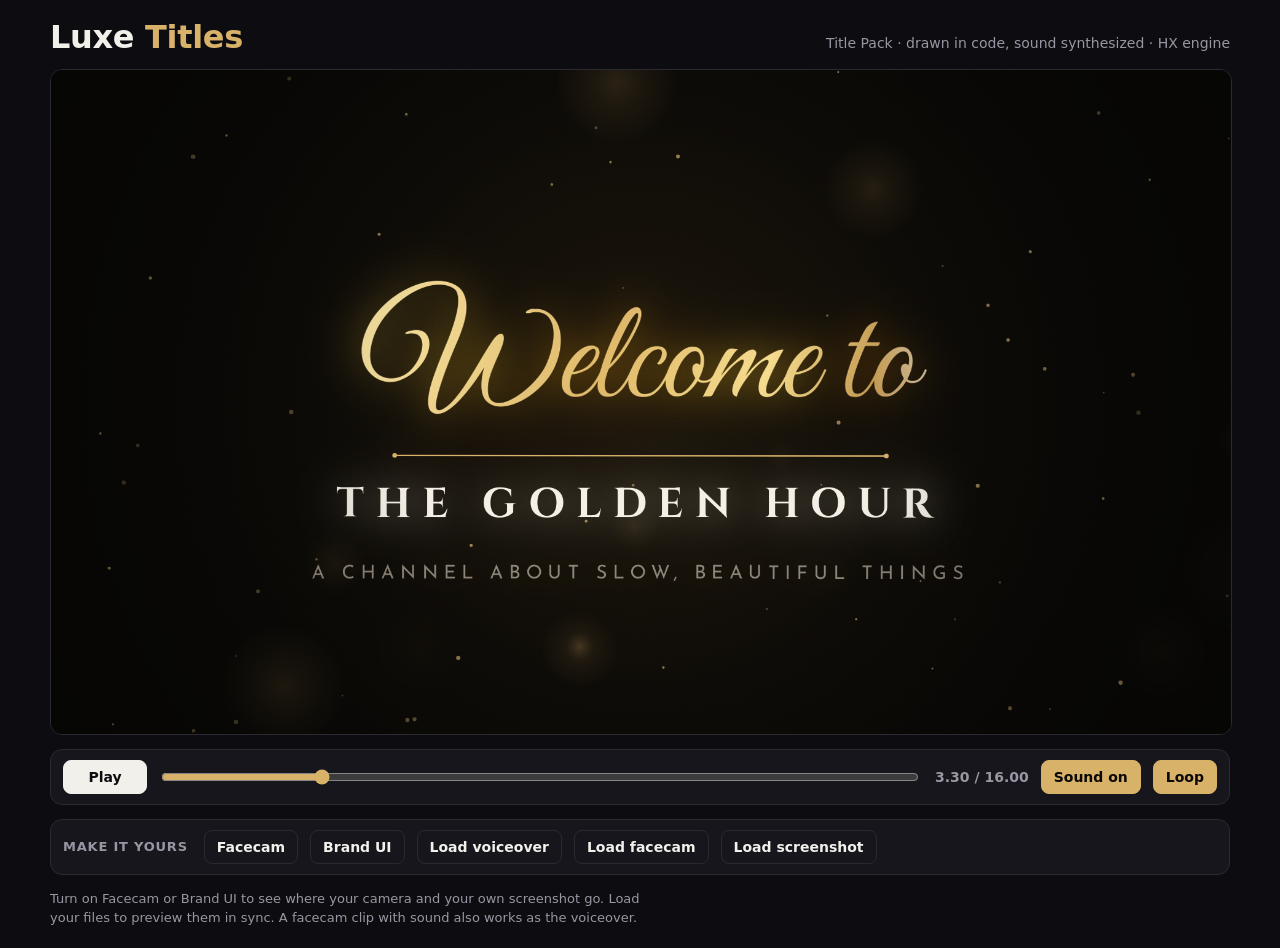
<file: styles/styles/10-luxe-titles.html>
<!doctype html>
<html lang="en">
<meta charset="utf-8">
<meta name="viewport" content="width=device-width, initial-scale=1, viewport-fit=cover">
<title>Luxe Titles</title>
<meta name="claude:viewport-fit-sides" content="cover">
<link rel="preconnect" href="https://fonts.googleapis.com">
<link rel="preconnect" href="https://fonts.gstatic.com" crossorigin>
<link rel="stylesheet" href="https://fonts.googleapis.com/css2?family=Great+Vibes&family=Cinzel:wght@500;700&family=Josefin+Sans:wght@300;400;700&display=block">
<style>
/* Layout: a single-column studio player. Stage first, transport under it, then the "make it yours" media row. One dark look by choice. */
:root {
  color-scheme: dark;
  --bg: #0d0d11;
  --panel: #16161c;
  --ink: #f2f0eb;
  --dim: #9896a2;
  --line: #2b2a33;
  --accent: #d9b26a;
  --on-accent: #0a0907;
  --ui: system-ui, -apple-system, "Segoe UI", Roboto, sans-serif;
}
html, body { height: 100%; }
body { background: var(--bg); color: var(--ink); font-family: var(--ui); margin: 0; padding-left: max(16px, env(safe-area-inset-left, 0px)); padding-right: max(16px, env(safe-area-inset-right, 0px)); padding-block: 20px 28px; }
.wrap { max-width: 1180px; margin: 0 auto; display: grid; gap: 14px; }
.wrap.tall { max-width: 520px; }
.top { display: flex; flex-wrap: wrap; align-items: baseline; justify-content: space-between; gap: 6px 16px; }
.top h1 { margin: 0; font-size: clamp(22px, 3.4vw, 32px); line-height: 1.1; letter-spacing: -0.01em; }
.top h1 span { color: var(--accent); }
.meta { margin: 0; color: var(--dim); font-size: 14px; }
.stage { position: relative; width: 100%; max-width: 100%; background: #000; border-radius: 12px; overflow: hidden; border: 1px solid var(--line); }
.stage canvas { display: block; width: 100%; height: auto; }
.bar, .mine { display: flex; flex-wrap: wrap; align-items: center; gap: 10px 12px; background: var(--panel); border: 1px solid var(--line); border-radius: 12px; padding: 10px 12px; }
.mine .lab { font-size: 13px; font-weight: 700; letter-spacing: 0.06em; text-transform: uppercase; color: var(--dim); margin-right: 4px; }
button, label.btn { font: 600 14px var(--ui); color: var(--ink); background: transparent; border: 1px solid var(--line); border-radius: 8px; padding: 8px 12px; cursor: pointer; display: inline-flex; align-items: center; gap: 6px; }
button:hover, label.btn:hover { border-color: var(--dim); }
button:focus-visible, label.btn:focus-within, input[type=range]:focus-visible { outline: 2px solid var(--accent); outline-offset: 2px; }
button[aria-pressed="true"] { background: var(--accent); color: var(--on-accent); border-color: var(--accent); }
#play { min-width: 84px; justify-content: center; background: var(--ink); color: #0d0d11; border-color: var(--ink); }
#scrub { flex: 1 1 200px; min-width: 0; accent-color: var(--accent); }
#time { font: 600 14px var(--ui); font-variant-numeric: tabular-nums; color: var(--dim); min-width: 96px; text-align: right; }
.file { position: absolute; width: 1px; height: 1px; opacity: 0; }
.note { margin: 0; color: var(--dim); font-size: 13px; max-width: 75ch; line-height: 1.5; }
@media (prefers-reduced-motion: reduce) { * { scroll-behavior: auto; } }
</style>

<div class="wrap" id="wrap">
  <div class="top">
    <h1>Luxe <span>Titles</span></h1>
    <p class="meta" id="meta">Title Pack · drawn in code, sound synthesized · HX engine</p>
  </div>
  <div class="stage"><canvas id="stage" width="1280" height="720" aria-label="Luxe Titles animation"></canvas></div>
  <div class="bar">
    <button id="play" type="button">Play</button>
    <input id="scrub" type="range" min="0" max="20" step="0.01" value="0" aria-label="Scrub timeline">
    <span id="time">0.00 / 0.00</span>
    <button id="sound" type="button" aria-pressed="true">Sound on</button>
    <button id="loop" type="button" aria-pressed="true">Loop</button>
  </div>
  <div class="mine">
    <span class="lab">Make it yours</span>
    <button id="faceOn" type="button" aria-pressed="false">Facecam</button>
    <button id="shotOn" type="button" aria-pressed="false">Brand UI</button>
    <label class="btn" for="vofile">Load voiceover<input class="file" id="vofile" type="file" accept="audio/*"></label>
    <label class="btn" for="facefile">Load facecam<input class="file" id="facefile" type="file" accept="video/*"></label>
    <label class="btn" for="shotfile">Load screenshot<input class="file" id="shotfile" type="file" accept="image/*"></label>
  </div>
  <p class="note" id="note">Turn on Facecam or Brand UI to see where your camera and your own screenshot go. Load your files to preview them in sync. A facecam clip with sound also works as the voiceover.</p>
</div>

<script>
/* =====================================================================================================
   HX MOTION ENGINE v1.1  ·  Haris AI Style Library  ·  theharisai.com
   A small engine for code-drawn animated videos. Every frame is a pure function of time t.
   Sections:  1 HX (math, random, easing, text, shapes, finishing)   2 SND (synthesized sound + music)
              3 MEDIA (facecam + brand screenshot slots)             4 STAGE (scene compositor + transitions)
   A style only defines one STYLE object (see the STYLE block). The PLAYER block wires the page.
   Rule: never use Math.random. All randomness comes from HX.rand(seed) and HX.noise(seed).
   v1.1: render scale HX.R (1.5 = 1920x1080 from 1280x720 logic). Cached layers use HX.layer(w, h) and are drawn with
         HX.blit(c, L, x, y[, w, h]) so they stay sharp. New finishing fx: bloom, leak, bokeh, burst, ring, flare, drift.
   ===================================================================================================== */

// ----------------------------------------------- 1 · HX -----------------------------------------------
const HX = (() => {
  const cl = (v, lo = 0, hi = 1) => Math.min(hi, Math.max(lo, v));
  const mix = (a, b, u) => a + (b - a) * u;
  const prog = (t, a, b) => cl((t - a) / (b - a));
  const bell = (t, a, b) => Math.sin(Math.PI * prog(t, a, b));
  const fnv = (s) => { s = String(s); let h = 2166136261 >>> 0; for (let i = 0; i < s.length; i++) { h ^= s.charCodeAt(i); h = Math.imul(h, 16777619); } return h >>> 0; };
  // sfc32 generator seeded from any string or number
  const rand = (seed) => {
    let a = fnv('a' + seed), b = fnv('b' + seed), c = fnv('c' + seed), d = 1;
    const f = () => { a >>>= 0; b >>>= 0; c >>>= 0; d >>>= 0; let t = (a + b) | 0; a = b ^ (b >>> 9); b = (c + (c << 3)) | 0; c = (c << 21) | (c >>> 11); d = (d + 1) | 0; t = (t + d) | 0; c = (c + t) | 0; return (t >>> 0) / 4294967296; };
    for (let i = 0; i < 12; i++) f();
    f.range = (lo, hi) => lo + f() * (hi - lo); f.pick = (arr) => arr[Math.floor(f() * arr.length)]; f.sign = () => (f() < 0.5 ? -1 : 1);
    return f;
  };
  // smooth 2D value noise in -1..1, quintic fade
  const fade = (u) => u * u * u * (u * (u * 6 - 15) + 10);
  const lattice = (x, y, s) => { let h = Math.imul(x | 0, 374761393) ^ Math.imul(y | 0, 668265263) ^ s; h = Math.imul(h ^ (h >>> 13), 1274126177); return ((h ^ (h >>> 16)) >>> 0) / 4294967296; };
  const noise = (seed = 0) => { const s = fnv('n' + seed); return (x, y = 0) => { const xi = Math.floor(x), yi = Math.floor(y), u = fade(x - xi), v = fade(y - yi); return mix(mix(lattice(xi, yi, s), lattice(xi + 1, yi, s), u), mix(lattice(xi, yi + 1, s), lattice(xi + 1, yi + 1, s), u), v) * 2 - 1; }; };
  const E = {
    lin: (u) => u,
    sine: (u) => 0.5 - 0.5 * Math.cos(Math.PI * u),
    out2: (u) => 1 - (1 - u) * (1 - u),
    out3: (u) => 1 - Math.pow(1 - u, 3),
    in3: (u) => u * u * u,
    io3: (u) => (u < 0.5 ? 4 * u * u * u : 1 - Math.pow(2 - 2 * u, 3) / 2),
    out5: (u) => 1 - Math.pow(1 - u, 5),
    expo: (u) => (u >= 1 ? 1 : 1 - Math.pow(2, -11 * u)),
    ioExpo: (u) => (u <= 0 ? 0 : u >= 1 ? 1 : u < 0.5 ? Math.pow(2, 20 * u - 10) / 2 : (2 - Math.pow(2, -20 * u + 10)) / 2),
    over: (u, k = 1.8) => { if (u <= 0) return 0; if (u >= 1) return 1; const v = u - 1; return 1 + v * v * ((k + 1) * v + k); },
    spring: (u, f = 12, d = 5.5) => (u <= 0 ? 0 : u >= 1 ? 1 : 1 - Math.exp(-d * u) * Math.cos(f * u)),
    bounce: (u) => { const n = 7.5625, k = 2.75; if (u < 1 / k) return n * u * u; if (u < 2 / k) return n * (u -= 1.5 / k) * u + 0.75; if (u < 2.5 / k) return n * (u -= 2.25 / k) * u + 0.9375; return n * (u -= 2.625 / k) * u + 0.984375; },
  };
  // ez(t, start, end, 'name', extra) = eased progress of t through [start, end]
  const ez = (t, a, b, name = 'out3', k) => E[name](prog(t, a, b), k);
  const canvas = (w, h) => { const c = document.createElement('canvas'); c.width = Math.max(1, Math.round(w)); c.height = Math.max(1, Math.round(h)); return c; };
  // a cached layer in logical units, stored at render scale R so it stays sharp at 1080p
  const layer = (w, h) => { const R = API.R, c = canvas(w * R, h * R); c.lw = w; c.lh = h; c.getContext('2d').setTransform(R, 0, 0, R, 0, 0); return c; };
  const blit = (c, L, x, y, w, h) => c.drawImage(L, x, y, w == null ? (L.lw || L.width) : w, h == null ? (L.lh || L.height) : h);
  // source rect in logical units
  const blitPart = (c, L, sx, sy, sw, sh, dx, dy, dw, dh) => { const k = L.lw ? L.width / L.lw : 1; c.drawImage(L, sx * k, sy * k, sw * k, sh * k, dx, dy, dw, dh); };
  const base = (c) => c.setTransform(API.R, 0, 0, API.R, 0, 0);
  // keyframes: key([[t, v], [t, v, 'ease'], ...])(t)
  const key = (pts) => (t) => {
    if (t <= pts[0][0]) return pts[0][1];
    for (let i = 1; i < pts.length; i++) if (t <= pts[i][0]) { const [t0, v0] = pts[i - 1], [t1, v1, e] = pts[i]; return mix(v0, v1, E[e || 'io3'](prog(t, t0, t1))); }
    return pts[pts.length - 1][1];
  };
  // camera kicks: list of { t, a (amount), k (decay) }
  const kick = (t, list, decay = 4) => { let z = 0; for (const q of list) { const d = t - q.t; if (d < 0) continue; z += q.a * (d < 0.05 ? d / 0.05 : Math.exp(-(d - 0.05) * (q.k || decay))); } return z; };
  const NS = noise('shake');
  const shake = (t, list) => { let x = 0, y = 0, r = 0; for (const q of list) { const d = t - q.t; if (d < 0 || d > 1.3) continue; const e = q.a * Math.exp(-d * (q.k || 7)); x += e * NS(t * 31, 1); y += e * NS(t * 29, 7); r += e * 0.0016 * NS(t * 23, 13); } return { x, y, r }; };
  // camera: zoom z and offset around a focus point
  const cam = (c, W, H, o) => { c.translate(W / 2 + (o.x || 0), H / 2 + (o.y || 0)); if (o.r) c.rotate(o.r); c.scale(o.z || 1, o.z || 1); c.translate(-(o.fx == null ? W / 2 : o.fx), -(o.fy == null ? H / 2 : o.fy)); };
  const path = {
    rr: (c, x, y, w, h, r) => { c.beginPath(); c.roundRect(x, y, w, h, r); },
    poly: (c, pts) => { c.beginPath(); pts.forEach(([x, y], i) => (i ? c.lineTo(x, y) : c.moveTo(x, y))); c.closePath(); },
    ngon: (c, cx, cy, r, n, rot = 0) => { c.beginPath(); for (let i = 0; i < n; i++) { const a = rot + (i / n) * Math.PI * 2; i ? c.lineTo(cx + Math.cos(a) * r, cy + Math.sin(a) * r) : c.moveTo(cx + Math.cos(a) * r, cy + Math.sin(a) * r); } c.closePath(); },
    star: (c, cx, cy, ro, ri, n, rot = -Math.PI / 2) => { c.beginPath(); for (let i = 0; i < n * 2; i++) { const a = rot + (i * Math.PI) / n, r = i % 2 ? ri : ro; i ? c.lineTo(cx + Math.cos(a) * r, cy + Math.sin(a) * r) : c.moveTo(cx + Math.cos(a) * r, cy + Math.sin(a) * r); } c.closePath(); },
  };
  const txt = {
    font: (weight, px, family) => `${weight} ${px}px ${family}`,
    width: (c, s, font, track = 0) => { c.font = font; c.letterSpacing = track + 'px'; const w = c.measureText(s).width; c.letterSpacing = '0px'; return w; },
    // draw text with options { font, fill, stroke, lw, align, base, track, alpha }
    draw: (c, s, x, y, o) => {
      c.save(); c.font = o.font; c.letterSpacing = (o.track || 0) + 'px'; c.textAlign = o.align || 'center'; c.textBaseline = o.base || 'middle';
      if (o.alpha != null) c.globalAlpha *= o.alpha;
      if (o.stroke) { c.lineJoin = 'round'; c.lineWidth = o.lw || 4; c.strokeStyle = o.stroke; c.strokeText(s, x, y); }
      if (o.fill) { c.fillStyle = o.fill; c.fillText(s, x, y); }
      c.restore();
    },
    // largest px (up to max) at which s fits width w
    fit: (c, s, w, max, weight, family, track = 0) => { const at = txt.width(c, s, `${weight} 100px ${family}`, track * 1); return Math.min(max, Math.floor((100 * w) / Math.max(1, at))); },
    // per-letter layout: returns [{ ch, x (center offset from the word's left edge), w }] and total width
    letters: (c, s, font, track = 0) => { c.font = font; c.letterSpacing = '0px'; let x = 0; const out = []; for (const ch of s) { const w = c.measureText(ch).width; out.push({ ch, x: x + w / 2, w }); x += w + track; } c.letterSpacing = '0px'; return { list: out, w: x - track }; },
    wrap: (c, s, font, maxW) => { c.font = font; const out = []; let line = ''; for (const w of s.split(' ')) { const test = line ? line + ' ' + w : w; if (c.measureText(test).width > maxW && line) { out.push(line); line = w; } else line = test; } if (line) out.push(line); return out; },
  };
  let GR = null; const SM = {}; let SOFT = null;
  const small = (k, w, h) => { const c = SM[k]; if (c && c.width === w && c.height === h) return c; return (SM[k] = canvas(w, h)); };
  // soft round sprite (white), used for bokeh, glows and particles
  const soft = () => { if (SOFT) return SOFT; SOFT = canvas(128, 128); const x = SOFT.getContext('2d'), g = x.createRadialGradient(64, 64, 0, 64, 64, 64); g.addColorStop(0, 'rgba(255,255,255,1)'); g.addColorStop(0.35, 'rgba(255,255,255,0.55)'); g.addColorStop(1, 'rgba(255,255,255,0)'); x.fillStyle = g; x.fillRect(0, 0, 128, 128); return SOFT; };
  const TINT = new Map();
  const tinted = (col) => { if (TINT.has(col)) return TINT.get(col); const L = canvas(128, 128), x = L.getContext('2d'); x.drawImage(soft(), 0, 0); x.globalCompositeOperation = 'source-in'; x.fillStyle = col; x.fillRect(0, 0, 128, 128); TINT.set(col, L); return L; };
  const fx = {
    // film or print grain, stepped at fps
    grain: (c, t, W, H, alpha = 0.06, fps = 12, mode = 'overlay') => {
      if (!GR) { GR = []; for (let g = 0; g < 3; g++) { const L = canvas(256, 256), x = L.getContext('2d'), img = x.createImageData(256, 256), r = rand('grain' + g); for (let i = 0; i < img.data.length; i += 4) { const v = 128 + (r() + r() - 1) * 115; img.data[i] = img.data[i + 1] = img.data[i + 2] = v; img.data[i + 3] = 255; } x.putImageData(img, 0, 0); GR.push(L); } }
      const f = Math.floor(t * fps), r = rand('gs' + f), pat = c.createPattern(GR[f % 3], 'repeat');
      pat.setTransform(new DOMMatrix().scaleSelf(1 / API.R).translateSelf(-r() * 256, -r() * 256));
      c.save(); base(c); c.globalAlpha = alpha; c.globalCompositeOperation = mode; c.fillStyle = pat; c.fillRect(0, 0, W, H); c.restore();
    },
    vignette: (c, W, H, strength = 0.35, color = '0,0,0') => {
      const g = c.createRadialGradient(W / 2, H / 2, Math.min(W, H) * 0.35, W / 2, H / 2, Math.hypot(W, H) * 0.6);
      g.addColorStop(0, `rgba(${color},0)`); g.addColorStop(1, `rgba(${color},${strength})`);
      c.save(); base(c); c.fillStyle = g; c.fillRect(0, 0, W, H); c.restore();
    },
    flash: (c, t, W, H, list) => { for (const f of list) { const d = t - f.t; if (d < 0 || d > 0.45) continue; c.save(); base(c); c.fillStyle = `rgba(${f.col || '255,255,255'},${f.a * Math.exp(-d * 10)})`; c.fillRect(0, 0, W, H); c.restore(); } },
    // bloom: bright parts glow. o = { strength, radius, lift (how much midtones glow, 0..1), mode }
    bloom: (c, o = {}) => {
      const cv = c.canvas, st = o.strength == null ? 0.55 : o.strength, rad = o.radius || 16, lift = o.lift == null ? 0.35 : o.lift;
      const w1 = Math.max(8, Math.round(cv.width / 4)), h1 = Math.max(8, Math.round(cv.height / 4)), A = small('b1', w1, h1), a = A.getContext('2d');
      const thr = `brightness(${0.55 + lift * 0.5}) contrast(${2.6 - lift * 1.4}) saturate(1.25)`;
      a.setTransform(1, 0, 0, 1, 0, 0); a.globalCompositeOperation = 'copy'; a.filter = `${thr} blur(${(rad / 4) * (cv.width / 1280)}px)`; a.drawImage(cv, 0, 0, w1, h1); a.filter = 'none';
      const w2 = Math.max(4, w1 >> 1), h2 = Math.max(4, h1 >> 1), B = small('b2', w2, h2), b = B.getContext('2d');
      b.setTransform(1, 0, 0, 1, 0, 0); b.globalCompositeOperation = 'copy'; b.filter = `blur(${(rad / 6) * (cv.width / 1280)}px)`; b.drawImage(A, 0, 0, w2, h2); b.filter = 'none';
      c.save(); c.setTransform(1, 0, 0, 1, 0, 0); c.globalCompositeOperation = o.mode || 'screen'; c.globalAlpha = st; c.drawImage(A, 0, 0, cv.width, cv.height); c.globalAlpha = st * 0.8; c.drawImage(B, 0, 0, cv.width, cv.height); c.restore();
    },
    // drifting colored light leaks. cols: ['255,120,80', ...]
    leak: (c, t, W, H, cols, a = 0.25, seed = 'leak') => {
      const N = noise(seed); c.save(); base(c); c.globalCompositeOperation = 'screen';
      cols.forEach((col, i) => { const x = W * (0.5 + 0.55 * N(t * 0.12 + i * 3.1, 1)), y = H * (0.5 + 0.55 * N(t * 0.1 + i * 5.7, 2)), R = Math.max(W, H) * (0.45 + 0.15 * N(t * 0.2, i)); const g = c.createRadialGradient(x, y, 0, x, y, R); g.addColorStop(0, `rgba(${col},${a})`); g.addColorStop(1, `rgba(${col},0)`); c.fillStyle = g; c.fillRect(0, 0, W, H); });
      c.restore();
    },
    // floating out-of-focus particles for depth. o = { n, col, min, max, speed, alpha, seed, mode }
    bokeh: (c, t, W, H, o = {}) => {
      const r = rand(o.seed || 'bk'), L = tinted(o.col || '#ffffff'), n = o.n || 24; c.save(); c.globalCompositeOperation = o.mode || 'screen';
      for (let i = 0; i < n; i++) { const s = r.range(o.min || 10, o.max || 60), sp = r.range(0.3, 1) * (o.speed || 14), x0 = r.range(-60, W + 60), y = ((r.range(0, H + 200) - t * sp) % (H + 200) + H + 200) % (H + 200) - 100, x = x0 + Math.sin(t * 0.4 + i) * 14, tw = 0.55 + 0.45 * Math.sin(t * r.range(0.5, 1.5) + i);
        c.globalAlpha = (o.alpha == null ? 0.35 : o.alpha) * tw; c.drawImage(L, x - s, y - s, s * 2, s * 2); }
      c.restore();
    },
    // particle burst at hit time t0 from (x, y). Pure function of t.
    // o = { n, seed, cols, speed, spread (radians), dir, gravity, drag, life, size, kind: 'spark' | 'dot' | 'confetti' | 'glow' }
    burst: (c, t, t0, x, y, o = {}) => {
      const d = t - t0, life = o.life || 0.9; if (d < 0 || d > life * 1.4) return;
      const r = rand((o.seed || 'p') + t0), n = o.n || 26, cols = o.cols || ['#ffffff'], g = o.gravity == null ? 600 : o.gravity, k = o.drag == null ? 2.6 : o.drag, kind = o.kind || 'spark';
      c.save(); c.globalCompositeOperation = o.mode || (kind === 'confetti' ? 'source-over' : 'lighter'); c.lineCap = 'round';
      for (let i = 0; i < n; i++) {
        const a = (o.dir || 0) + (r() - 0.5) * (o.spread == null ? Math.PI * 2 : o.spread), v = (o.speed || 700) * r.range(0.35, 1), li = life * r.range(0.6, 1.2), col = cols[i % cols.length], sz = (o.size || 4) * r.range(0.5, 1.3), rot0 = r() * 7;
        if (d > li) continue; const e = (1 - Math.exp(-k * d)) / k, px = x + Math.cos(a) * v * e, py = y + Math.sin(a) * v * e + 0.5 * g * d * d * 0.6, fade = 1 - d / li;
        const vx = Math.cos(a) * v * Math.exp(-k * d), vy = Math.sin(a) * v * Math.exp(-k * d) + g * d * 0.6;
        c.globalAlpha = fade;
        if (kind === 'spark') { const L = Math.min(60, Math.hypot(vx, vy) * 0.035) + sz; const m = Math.hypot(vx, vy) || 1; c.strokeStyle = col; c.lineWidth = sz * 0.7; c.beginPath(); c.moveTo(px, py); c.lineTo(px - (vx / m) * L, py - (vy / m) * L); c.stroke(); }
        else if (kind === 'confetti') { c.fillStyle = col; c.save(); c.translate(px, py); c.rotate(rot0 + d * 9 * (i % 2 ? 1 : -1)); c.scale(1, Math.cos(d * 12 + i)); c.fillRect(-sz, -sz * 0.5, sz * 2, sz); c.restore(); }
        else if (kind === 'glow') { c.drawImage(tinted(col), px - sz * 4, py - sz * 4, sz * 8, sz * 8); }
        else { c.fillStyle = col; c.beginPath(); c.arc(px, py, sz * (0.5 + 0.5 * fade), 0, 7); c.fill(); }
      }
      c.restore();
    },
    // expanding shockwave ring
    ring: (c, t, t0, x, y, o = {}) => { const d = t - t0, dur = o.dur || 0.6; if (d < 0 || d > dur) return; const u = E.out3(d / dur); c.save(); c.globalAlpha = (1 - u) * (o.a == null ? 0.8 : o.a); c.strokeStyle = o.col || '#fff'; c.lineWidth = (o.lw || 6) * (1 - u * 0.7); c.beginPath(); c.ellipse(x, y, mix(o.r0 || 20, o.r1 || 300, u), mix(o.r0 || 20, o.r1 || 300, u) * (o.squash || 1), 0, 0, 7); c.stroke(); c.restore(); },
    // anamorphic lens flare
    flare: (c, x, y, s, a, col = '255,220,170') => { if (a <= 0.01) return; c.save(); c.globalCompositeOperation = 'lighter'; c.globalAlpha = a; c.drawImage(tinted(`rgb(${col})`), x - s, y - s, s * 2, s * 2); c.globalAlpha = a * 0.8; c.drawImage(tinted(`rgb(${col})`), x - s * 6, y - s * 0.08, s * 12, s * 0.16); c.globalAlpha = a * 0.9; c.drawImage(tinted('#ffffff'), x - s * 0.35, y - s * 0.35, s * 0.7, s * 0.7); c.restore(); },
    // soft glow sprite
    glow: (c, x, y, r, col, a = 1) => { if (a <= 0.01) return; c.save(); c.globalCompositeOperation = 'lighter'; c.globalAlpha = a; c.drawImage(tinted(col), x - r, y - r, r * 2, r * 2); c.restore(); },
    // soft shadow under an object (cached sprite, no per-frame blur)
    shadow: (c, x, y, rx, ry, a = 0.35, col = '#000000') => { c.save(); c.globalAlpha = a; c.drawImage(tinted(col), x - rx, y - ry, rx * 2, ry * 2); c.restore(); },
  };
  // gentle handheld float for cameras
  const ND = noise('drift');
  const drift = (t, amt = 1) => ({ x: ND(t * 0.35, 1) * 6 * amt, y: ND(t * 0.3, 5) * 4 * amt, r: ND(t * 0.25, 9) * 0.0025 * amt });
  const API = { R: 1, cl, mix, prog, bell, fnv, rand, noise, E, ez, canvas, layer, blit, blitPart, base, key, kick, shake, cam, drift, path, txt, fx };
  return API;
})();

// ----------------------------------------------- 2 · SND ----------------------------------------------
// Plain Web Audio, no files. rig(ac) returns a kit k: k.play(name, t, opts), k.tone, k.noise, k.beat, k.drone, k.duck.
// Voiceover mode (opts.vo) keeps music low and plays sounds marked soft at half level.
const SND = (() => {
  const NOTE = { C: 0, D: 2, E: 4, F: 5, G: 7, A: 9, B: 11 };
  const freq = (n) => { if (typeof n === 'number') return n; const m = /^([A-G])([#b]?)(-?\d)$/.exec(n); const midi = NOTE[m[1]] + (m[2] === '#' ? 1 : m[2] === 'b' ? -1 : 0) + (+m[3] + 1) * 12; return 440 * Math.pow(2, (midi - 69) / 12); };

  function rig(ac, o = {}) {
    const VO = !!o.vo, from = o.from || 0, base = ac.currentTime + (o.lead || 0), SR = ac.sampleRate;
    const T = (t) => base + (t - from);
    const dead = (t, d) => T(t) + d < ac.currentTime || (t < from - 0.01 && d < 1.5);
    const lim = ac.createDynamicsCompressor(); lim.threshold.value = -10; lim.knee.value = 4; lim.ratio.value = 8; lim.attack.value = 0.002; lim.release.value = 0.18;
    const out = ac.createGain(); out.gain.value = o.level == null ? 0.9 : o.level; lim.connect(out); out.connect(o.dest || ac.destination);
    const bus = {}; [['sfx', VO ? 0.7 : 0.92], ['mus', VO ? 0.26 : 0.55], ['air', 0.4]].forEach(([k, g]) => { const n = ac.createGain(); n.gain.value = g; n.connect(lim); bus[k] = n; });
    const duckNode = ac.createGain(); duckNode.connect(bus.mus); const ducks = [];
    // small generated room
    const room = ac.createConvolver();
    { const len = Math.floor(SR * 1.3), b = ac.createBuffer(2, len, SR); for (let ch = 0; ch < 2; ch++) { const r = HX.rand('room' + ch), d = b.getChannelData(ch); let lp = 0; for (let i = 0; i < len; i++) { lp = lp * 0.55 + (r() * 2 - 1) * 0.45; d[i] = lp * Math.exp((-i / len) * 5.5); } } room.buffer = b; }
    const roomIn = ac.createGain(); roomIn.gain.value = 0.7; roomIn.connect(room); room.connect(lim);
    const NZ = {};
    { const len = SR * 2; for (const kind of ['white', 'pink', 'brown']) { const b = ac.createBuffer(1, len, SR), d = b.getChannelData(0), r = HX.rand('nz' + kind); let p0 = 0, p1 = 0, p2 = 0, br = 0;
      for (let i = 0; i < len; i++) { const w = r() * 2 - 1; if (kind === 'white') d[i] = w * 0.8; else if (kind === 'pink') { p0 = 0.997 * p0 + 0.03 * w; p1 = 0.985 * p1 + 0.06 * w; p2 = 0.95 * p2 + 0.15 * w; d[i] = (p0 + p1 + p2 + 0.1 * w) * 0.9; } else { br = (br + 0.025 * w) / 1.025; d[i] = br * 3.2; } }
      NZ[kind] = b; } }
    const curve = (param, v, t) => { if (!Array.isArray(v)) { param.setValueAtTime(v, t); return; } param.setValueAtTime(v[0][1], t + v[0][0]); for (let i = 1; i < v.length; i++) param.exponentialRampToValueAtTime(Math.max(0.0001, v[i][1]), t + v[i][0]); };
    const amp = (g, t, p, d, peak) => { const a = Math.min(p.a == null ? 0.003 : p.a, d * 0.8), h = Math.min(p.h || 0, d - a); g.gain.setValueAtTime(0, t); g.gain.linearRampToValueAtTime(peak, t + a); if (h > 0) g.gain.setValueAtTime(peak, t + a + h); g.gain.exponentialRampToValueAtTime(0.0001, t + d); g.gain.setValueAtTime(0, t + d + 0.002); };
    const level = (p, def) => (p.g == null ? def : p.g) * (VO && p.soft ? 0.5 : 1);
    function send(node, p, t, d) {
      const pan = ac.createStereoPanner();
      if (Array.isArray(p.pan)) { pan.pan.setValueAtTime(p.pan[0], t); pan.pan.linearRampToValueAtTime(p.pan[1], t + d); } else pan.pan.value = HX.cl(p.pan || 0, -1, 1);
      node.connect(pan); pan.connect(p.bus === 'mus' ? duckNode : bus[p.bus || 'sfx']);
      if (p.rv) { const s = ac.createGain(); s.gain.value = p.rv; pan.connect(s); s.connect(roomIn); }
    }
    function filt(p, t) { if (!p.f) return null; const f = ac.createBiquadFilter(); f.type = p.f; f.Q.value = p.q == null ? 0.8 : p.q; curve(f.frequency, p.fc == null ? 1500 : p.fc, t); return f; }
    // oscillator voice. hz: note, number or [[dt, hz], ...]
    function tone(time, p) {
      const d = p.d || 0.2; if (dead(time, d)) return; const t = T(time);
      const osc = ac.createOscillator(); osc.type = p.w || 'sine'; if (p.det) osc.detune.value = p.det;
      curve(osc.frequency, Array.isArray(p.hz) ? p.hz.map(([dt, v]) => [dt, freq(v)]) : freq(p.hz || 440), t);
      const g = ac.createGain(); amp(g, t, p, d, level(p, 0.25)); const f = filt(p, t);
      if (f) { osc.connect(f); f.connect(g); } else osc.connect(g);
      send(g, p, t, d); osc.start(t); osc.stop(t + d + 0.05);
    }
    // noise voice. c: 'white' | 'pink' | 'brown'
    function noiseV(time, p) {
      const d = p.d || 0.2; if (dead(time, d)) return; const t = T(time);
      const src = ac.createBufferSource(); src.buffer = NZ[p.c || 'white']; src.loop = true;
      const g = ac.createGain(); amp(g, t, p, d, level(p, 0.25)); const f = filt(p, t);
      if (f) { src.connect(f); f.connect(g); } else src.connect(g);
      send(g, p, t, d); src.start(t, HX.rand('o' + time)() * 1.5); src.stop(t + d + 0.05);
    }
    const duck = (t, depth = 0.55, hold = 0.25) => ducks.push([t, depth, hold]);

    // ---------- named sounds ----------
    const FX = {
      hit: (t, q) => { tone(t, { hz: [[0, 180], [0.1, 55]], d: 0.22, g: 0.45 * q.g, pan: q.pan, soft: q.soft }); noiseV(t, { d: 0.06, f: 'bandpass', fc: 1800, q: 0.7, g: 0.25 * q.g, pan: q.pan, soft: q.soft }); noiseV(t, { d: 0.015, f: 'highpass', fc: 6000, g: 0.1 * q.g, pan: q.pan, soft: q.soft }); },
      boom: (t, q) => { tone(t, { hz: [[0, 110], [0.07, 55], [1.4, 36]], d: 1.5, g: 0.65 * q.g, a: 0.004, h: 0.1 }); noiseV(t, { c: 'brown', d: 0.7, f: 'lowpass', fc: [[0, 700], [0.6, 80]], g: 0.3 * q.g, rv: 0.25 }); duck(t, 0.7, 0.3); },
      pop: (t, q) => { const f0 = q.hz || 700; tone(t, { hz: [[0, f0 * 2], [0.04, f0]], d: 0.09, g: 0.2 * q.g, pan: q.pan, soft: q.soft }); noiseV(t, { d: 0.008, f: 'highpass', fc: 5000, g: 0.07 * q.g, pan: q.pan, soft: q.soft }); },
      swish: (t, q) => { const d = q.d || 0.4, dir = q.dir || 1; noiseV(t, { c: 'pink', d, f: 'bandpass', fc: [[0, 300], [d * 0.6, q.top || 3000], [d, 600]], q: 0.9, g: 0.45 * q.g, a: d * 0.6, pan: [-0.6 * dir, 0.6 * dir], rv: 0.1, soft: q.soft }); },
      rise: (t, q) => { const d = q.d || 1; noiseV(t, { c: 'pink', d, f: 'bandpass', fc: [[0, 400], [d, 6000]], q: 1.4, g: 0.28 * q.g, a: d * 0.95, rv: 0.25, soft: q.soft }); tone(t, { w: 'triangle', hz: [[0, 220], [d, 880]], d, g: 0.05 * q.g, a: d * 0.9, soft: q.soft }); },
      tick: (t, q) => noiseV(t, { d: 0.014, f: 'bandpass', fc: q.hz || 4200, q: 4, g: 0.3 * q.g, pan: q.pan, soft: q.soft }),
      click: (t, q) => { noiseV(t, { d: 0.01, f: 'bandpass', fc: 3000, q: 2, g: 0.32 * q.g, pan: q.pan }); noiseV(t + 0.04, { d: 0.008, f: 'bandpass', fc: 2200, q: 2, g: 0.2 * q.g, pan: q.pan }); },
      chime: (t, q) => (q.notes || ['E6', 'B6']).forEach((n, i) => tone(t + i * 0.09, { hz: n, d: 0.8, g: 0.12 * q.g, a: 0.003, rv: 0.35, pan: q.pan, soft: q.soft })),
      sparkle: (t, q) => { const r = HX.rand('sp' + t); for (let i = 0; i < 6; i++) tone(t + i * 0.045, { hz: 2000 + r() * 3000, d: 0.3, g: 0.028 * q.g, a: 0.002, rv: 0.45, pan: r() * 1.4 - 0.7 }); },
      glitch: (t, q) => { const r = HX.rand('gl' + t); for (let i = 0; i < 8; i++) tone(t + i * 0.022, { w: 'square', hz: 200 + r() * 1800, d: 0.02, g: 0.06 * q.g, a: 0.001, h: 0.012, pan: r() * 1.2 - 0.6 }); noiseV(t, { d: 0.18, f: 'bandpass', fc: [[0, 3500], [0.18, 800]], g: 0.16 * q.g }); },
      keys: (t, q) => { const r = HX.rand('k' + t), end = t + (q.d || 0.4); for (let x = t; x < end; x += 0.05 + r() * 0.04) noiseV(x, { d: 0.012, f: 'bandpass', fc: 3000 + r() * 1000, q: 3, g: 0.18 * q.g, pan: q.pan, soft: true }); },
      stamp: (t, q) => { tone(t, { hz: [[0, 150], [0.16, 45]], d: 0.26, g: 0.55 * q.g, pan: q.pan }); noiseV(t, { d: 0.05, f: 'bandpass', fc: 1200, q: 1, g: 0.35 * q.g, pan: q.pan }); },
      blip: (t, q) => tone(t, { w: 'triangle', hz: [[0, q.hz || 1200], [0.06, (q.hz || 1200) * 1.5]], d: 0.08, g: 0.1 * q.g, pan: q.pan, soft: q.soft }),
      snap: (t, q) => noiseV(t, { d: 0.05, f: 'bandpass', fc: 2400, q: 1.5, g: 0.4 * q.g, pan: q.pan, rv: 0.2, soft: q.soft }),
      shimmer: (t, q) => ['C6', 'E6', 'G6', 'C7', 'E7'].forEach((n, i) => tone(t + i * 0.04, { hz: n, d: 0.7, g: 0.04 * q.g, rv: 0.5, pan: i % 2 ? 0.3 : -0.3 })),
      swell: (t, q) => { const d = q.d || 1.2; noiseV(t, { d, f: 'highpass', fc: [[0, 2000], [d, 9000]], g: 0.12 * q.g, a: d * 0.97, rv: 0.3, soft: q.soft }); },
      bell: (t, q) => { const f0 = SND.freq(q.hz || 'A5'); tone(t, { hz: f0, d: 1.5, g: 0.11 * q.g, rv: 0.5, pan: q.pan }); tone(t, { hz: f0 * 2.76, d: 0.6, g: 0.03 * q.g, rv: 0.5, pan: q.pan }); },
      thump: (t, q) => tone(t, { hz: [[0, 90], [0.12, 40]], d: 0.25, g: 0.5 * q.g, pan: q.pan, soft: q.soft }),
    };
    const play = (name, t, opts = {}) => { const f = FX[name]; if (!f) throw new Error('No sound named ' + name); f(t, Object.assign({}, opts, { g: opts.gain == null ? 1 : opts.gain })); };

    // ---------- music ----------
    const GENRE = {
      pop: { bpm: 120, kick: [0, 4, 8, 12], snare: [4, 12], hat: '8th', bass: [0, 3, 6, 8, 11, 14], arp: true },
      chill: { bpm: 84, kick: [0, 7, 10], snare: [4, 12], hat: 'swing', bass: [0, 10], pad: true },
      tech: { bpm: 124, kick: [0, 4, 8, 12], clap: [4, 12], hat: '16th', bass16: true },
      lux: { bpm: 72, kick: [0], hat: null, pluck: true, pad: true },
      dark: { bpm: 90, kick: [0, 9], snare: [8], hat: 'sparse', pad: true, bass: [0] },
    };
    // beat(t0, t1, { style, bpm, gain, chords: [[root, [notes]], ...] })
    function beat(t0, t1, p = {}) {
      const G = GENRE[p.style || 'pop'], bpm = p.bpm || G.bpm, st = 60 / bpm / 4, bar = st * 16, g = p.gain == null ? 1 : p.gain;
      const chords = p.chords || [['A2', ['A3', 'C4', 'E4']], ['F2', ['F3', 'A3', 'C4']], ['C3', ['C4', 'E4', 'G4']], ['G2', ['G3', 'B3', 'D4']]];
      let bi = 0;
      for (let tb = t0; tb < t1 - 0.05; tb += bar, bi++) {
        const [root, chord] = chords[bi % chords.length], left = Math.min(bar, t1 - tb), rf = freq(root);
        if (G.pad) chord.forEach((n, i) => tone(tb, { w: 'sawtooth', hz: n, d: left + 0.3, g: 0.016 * g, a: 0.4, h: Math.max(0, left - 0.7), f: 'lowpass', fc: 900, pan: (i - 1) * 0.4, rv: 0.4, bus: 'mus', det: (i - 1) * 7 }));
        for (let s = 0; s < 16; s++) {
          const ts = tb + s * st; if (ts >= t1 - 0.02) break;
          if (G.kick && G.kick.includes(s)) tone(ts, { hz: [[0, 140], [0.08, 48]], d: 0.3, g: 0.55 * g, bus: 'mus' });
          if (G.snare && G.snare.includes(s)) { noiseV(ts, { d: 0.17, f: 'bandpass', fc: 1900, q: 0.7, g: 0.24 * g, rv: 0.3, bus: 'mus' }); tone(ts, { hz: [[0, 240], [0.05, 180]], d: 0.08, g: 0.1 * g, bus: 'mus' }); }
          if (G.clap && G.clap.includes(s)) [0, 0.012, 0.024].forEach((o2) => noiseV(ts + o2, { d: 0.06, f: 'bandpass', fc: 1400, q: 1.2, g: 0.15 * g, rv: 0.25, bus: 'mus' }));
          if (G.hat) {
            const on = G.hat === '16th' || (G.hat === '8th' && s % 2 === 0) || (G.hat === 'swing' && s % 2 === 0) || (G.hat === 'sparse' && s % 4 === 2);
            const off = G.hat === 'swing' && s % 4 === 2 ? st * 0.33 : 0;
            if (on) noiseV(ts + off, { d: s % 4 === 2 ? 0.07 : 0.03, f: 'highpass', fc: 8000, g: (s % 4 === 2 ? 0.055 : 0.035) * g, bus: 'mus' });
          }
          if (G.bass && G.bass.includes(s)) tone(ts, { w: 'triangle', hz: rf, d: st * 2.5, g: 0.2 * g, a: 0.005, h: st, f: 'lowpass', fc: 420, bus: 'mus' });
          if (G.bass16) tone(ts, { w: 'sawtooth', hz: s % 4 === 2 ? rf * 2 : rf, d: st * 0.9, g: 0.07 * g, f: 'lowpass', fc: [[0, 1600], [st * 0.8, 300]], bus: 'mus' });
          if (G.arp && s % 2 === 1) tone(ts, { w: 'square', hz: freq(chord[(s >> 1) % 3]) * 2, d: st * 0.8, g: 0.022 * g, f: 'lowpass', fc: 2400, rv: 0.2, pan: ((s >> 1) % 3 - 1) * 0.3, bus: 'mus' });
          if (G.pluck && [0, 3, 6, 10, 12].includes(s)) tone(ts, { w: 'triangle', hz: freq(chord[s % 3]) * 2, d: 0.9, g: 0.06 * g, rv: 0.5, pan: (s % 3 - 1) * 0.3, bus: 'mus' });
        }
      }
    }
    function drone(t0, t1, p = {}) { const d = t1 - t0, g = p.gain == null ? 1 : p.gain; tone(t0, { hz: p.note || 'A1', d, g: 0.1 * g, a: d * 0.4, h: d * 0.3, bus: 'mus' }); noiseV(t0, { c: 'pink', d, f: 'lowpass', fc: 600, g: 0.04 * g, a: d * 0.5, h: d * 0.2, bus: 'air' }); }
    function finish() { ducks.sort((a, b) => a[0] - b[0]); for (const [t, depth, hold] of ducks) { const s = T(t); if (s + hold < ac.currentTime) continue; duckNode.gain.setTargetAtTime(1 - depth, Math.max(s, ac.currentTime), 0.01); duckNode.gain.setTargetAtTime(1, s + hold, 0.15); } }
    return { play, tone, noise: noiseV, beat, drone, duck, finish, freq, vo: VO };
  }
  function live(score, from, o = {}) { const ac = new (window.AudioContext || window.webkitAudioContext)(); const k = rig(ac, Object.assign({}, o, { from: from || 0, lead: 0.05 })); score(k); k.finish(); return () => { try { ac.close(); } catch (e) {} }; }
  async function render(score, dur, sr = 48000, o = {}) {
    const n = Math.ceil(dur * sr), ac = new OfflineAudioContext(2, n, sr), k = rig(ac, Object.assign({}, o, { from: 0 })); score(k); k.finish();
    const b = await ac.startRendering(), L = b.getChannelData(0), R = b.getChannelData(1), inter = new Float32Array(n * 2); let peak = 0;
    for (let i = 0; i < n; i++) { inter[2 * i] = L[i]; inter[2 * i + 1] = R[i]; peak = Math.max(peak, Math.abs(L[i]), Math.abs(R[i])); }
    return { inter, peak, sr, frames: n };
  }
  return { rig, live, render, freq };
})();

// ---------------------------------------------- 3 · MEDIA ---------------------------------------------
// Two optional slots a style can draw into. Without a loaded file each slot shows a clean stand-in.
//   MEDIA.face(c, x, y, w, h, { shape: 'circle' | 'rect', r, tint, zoom })   facecam video
//   MEDIA.shot(c, x, y, w, h, { r, zoom, fx, fy, tint })                         brand screenshot / UI
const MEDIA = (() => {
  const st = { face: null, shot: null };
  const cache = new Map();
  const cover = (c, src, sw, sh, x, y, w, h, zoom = 1, fx = 0.5, fy = 0.5) => { const s = Math.max(w / sw, h / sh) * zoom, dw = sw * s, dh = sh * s; c.drawImage(src, x + (w - dw) * fx, y + (h - dh) * fy, dw, dh); };
  function standInFace(w, h, tint) {
    const k = 'f' + w + 'x' + h + tint; if (cache.has(k)) return cache.get(k);
    const L = HX.layer(w, h), x = L.getContext('2d'), g = x.createLinearGradient(0, 0, 0, h);
    g.addColorStop(0, tint); g.addColorStop(1, '#0d0d12'); x.fillStyle = g; x.fillRect(0, 0, w, h);
    const s = Math.min(w, h); x.fillStyle = 'rgba(255,255,255,0.22)';
    x.beginPath(); x.arc(w / 2, h * 0.42, s * 0.2, 0, 7); x.fill();
    x.beginPath(); x.ellipse(w / 2, h * 0.42 + s * 0.62, s * 0.38, s * 0.36, 0, Math.PI, 0); x.fill();
    if (s > 120) { x.font = `700 ${Math.round(s * 0.075)}px system-ui, sans-serif`; x.letterSpacing = '2px'; x.textAlign = 'center'; x.fillStyle = 'rgba(255,255,255,0.75)'; x.fillText('YOUR FACECAM', w / 2, h * 0.86); }
    cache.set(k, L); return L;
  }
  function standInShot(tint) {
    const k = 's' + tint; if (cache.has(k)) return cache.get(k);
    const w = 1280, h = 800, L = HX.canvas(w, h), x = L.getContext('2d');
    x.fillStyle = '#f4f5f8'; x.fillRect(0, 0, w, h); x.fillStyle = '#ffffff'; x.fillRect(0, 0, w, 64); x.fillStyle = '#e3e5ec'; x.fillRect(0, 63, w, 1);
    x.fillStyle = tint; x.beginPath(); x.roundRect(28, 18, 28, 28, 8); x.fill(); x.fillStyle = '#20232c'; x.font = '700 22px system-ui, sans-serif'; x.fillText('Your App', 68, 40);
    x.fillStyle = '#eef0f5'; x.beginPath(); x.roundRect(380, 16, 420, 32, 16); x.fill();
    x.fillStyle = '#ffffff'; x.fillRect(0, 64, 230, h - 64); x.fillStyle = '#e3e5ec'; x.fillRect(229, 64, 1, h - 64);
    ['Dashboard', 'Projects', 'Analytics', 'Team', 'Settings'].forEach((s, i) => { if (i === 0) { x.fillStyle = tint + '22'; x.beginPath(); x.roundRect(14, 92, 200, 40, 10); x.fill(); } x.fillStyle = i === 0 ? tint : '#5b6070'; x.font = '600 18px system-ui, sans-serif'; x.fillText(s, 40, 118 + i * 52); });
    [['Revenue', '$12.4k'], ['Users', '3,280'], ['Growth', '+18%']].forEach(([a, b], i) => { const cx = 262 + i * 330; x.fillStyle = '#ffffff'; x.beginPath(); x.roundRect(cx, 96, 306, 130, 14); x.fill(); x.fillStyle = '#8b90a0'; x.font = '600 17px system-ui, sans-serif'; x.fillText(a, cx + 22, 132); x.fillStyle = '#1d2030'; x.font = '800 40px system-ui, sans-serif'; x.fillText(b, cx + 22, 190); });
    x.fillStyle = '#ffffff'; x.beginPath(); x.roundRect(262, 250, 966, 300, 14); x.fill();
    x.strokeStyle = tint; x.lineWidth = 5; x.lineJoin = 'round'; x.beginPath(); const r = HX.rand('chart'); for (let i = 0; i <= 12; i++) { const px = 300 + i * 74, py = 500 - i * 17 - r() * 50; i ? x.lineTo(px, py) : x.moveTo(px, py); } x.stroke();
    for (let i = 0; i < 3; i++) { x.fillStyle = '#ffffff'; x.beginPath(); x.roundRect(262, 574 + i * 66, 966, 54, 12); x.fill(); x.fillStyle = '#d9dce5'; x.beginPath(); x.roundRect(286, 594 + i * 66, 260, 14, 7); x.fill(); x.beginPath(); x.roundRect(1060, 594 + i * 66, 140, 14, 7); x.fill(); }
    x.fillStyle = tint; x.beginPath(); x.roundRect(w - 290, h - 66, 262, 44, 22); x.fill(); x.fillStyle = '#fff'; x.font = '800 17px system-ui, sans-serif'; x.letterSpacing = '2px'; x.fillText('YOUR SCREENSHOT', w - 262, h - 38);
    cache.set(k, L); return L;
  }
  function clipTo(c, x, y, w, h, o) { c.beginPath(); if (o.shape === 'circle') c.ellipse(x + w / 2, y + h / 2, w / 2, h / 2, 0, 0, Math.PI * 2); else c.roundRect(x, y, w, h, o.r == null ? 0 : o.r); }
  function face(c, x, y, w, h, o = {}) {
    c.save(); clipTo(c, x, y, w, h, o); c.clip(); const v = st.face;
    if (v && v.readyState >= 2 && v.videoWidth) cover(c, v, v.videoWidth, v.videoHeight, x, y, w, h, o.zoom || 1, 0.5, 0.35);
    else c.drawImage(standInFace(Math.round(w), Math.round(h), o.tint || '#3a3f5a'), x, y, w, h);
    c.restore();
  }
  function shot(c, x, y, w, h, o = {}) {
    c.save(); clipTo(c, x, y, w, h, o); c.clip(); const img = st.shot, z = o.zoom || 1, fx = o.fx == null ? 0.5 : o.fx, fy = o.fy == null ? 0.5 : o.fy;
    if (img) cover(c, img, img.naturalWidth, img.naturalHeight, x, y, w, h, z, fx, fy); else { const L = standInShot(o.tint || '#4f6bff'); cover(c, L, L.width, L.height, x, y, w, h, z, fx, fy); }
    c.restore();
  }
  // keep the facecam video on the timeline
  function sync(t, playing) {
    const v = st.face; if (!v || !v.duration) return; const tt = Math.min(t, v.duration - 0.03);
    if (playing) { if (v.paused) v.play().catch(() => {}); if (Math.abs(v.currentTime - tt) > 0.25) v.currentTime = tt; }
    else { if (!v.paused) v.pause(); if (Math.abs(v.currentTime - tt) > 0.02) v.currentTime = tt; }
  }
  function seekVideo(t) { const v = st.face; if (!v || !v.duration) return Promise.resolve(); const tt = Math.min(t, v.duration - 0.03); if (Math.abs(v.currentTime - tt) < 0.005) return Promise.resolve(); return new Promise((res) => { const done = () => { v.removeEventListener('seeked', done); res(); }; v.addEventListener('seeked', done); v.currentTime = tt; setTimeout(done, 1500); }); }
  return { st, face, shot, sync, seekVideo, cover };
})();

// ---------------------------------------------- 4 · STAGE ---------------------------------------------
// STYLE.scenes = [{ draw(c, t, M) }, ...]; STYLE.cuts = [{ t, d, kind, ...opts }] (one cut between each pair of scenes).
// Transition kinds: fade, slide, whip, wipe, iris, zoom, flash, blinds, glitch, push, mask (custom: cut.mask(c, u, W, H) builds a path).
// Scenes draw in logical units (STYLE.W x STYLE.H); the stage scales everything by HX.R.
const STAGE = (() => {
  let A = null, B = null, X = null;
  const reset = (x) => { HX.base(x); x.globalAlpha = 1; x.globalCompositeOperation = 'source-over'; x.filter = 'none'; };
  function ensure(W, H) { const R = HX.R, w = Math.round(W * R), h = Math.round(H * R); if (!A || A.width !== w || A.height !== h) { A = HX.canvas(w, h); B = HX.canvas(w, h); X = HX.canvas(w, h); } }
  function paint(L, S, i, t, M) { const x = L.getContext('2d'); reset(x); x.clearRect(0, 0, S.W, S.H); x.fillStyle = S.base || '#000'; x.fillRect(0, 0, S.W, S.H); S.scenes[i].draw(x, t, M); reset(x); return L; }
  const index = (S, t) => { let i = 0; for (const c of S.cuts) if (t >= c.t) i++; return Math.min(i, S.scenes.length - 1); };
  const TR = {
    fade: (c, a, b, u, W, H) => { c.drawImage(a, 0, 0, W, H); c.globalAlpha = HX.E.sine(u); c.drawImage(b, 0, 0, W, H); c.globalAlpha = 1; },
    slide: (c, a, b, u, W, H, q) => { const e = HX.E.io3(u), v = q.dir === 'u' || q.dir === 'd', s = q.dir === 'l' || q.dir === 'u' ? -1 : 1, D = v ? H : W; const pa = -e * D * s, pb = (1 - e) * D * s; v ? (c.drawImage(a, 0, pa, W, H), c.drawImage(b, 0, pb, W, H)) : (c.drawImage(a, pa, 0, W, H), c.drawImage(b, pb, 0, W, H)); },
    // push: the old scene scales back and darkens while the new one slides over it with a shadow
    push: (c, a, b, u, W, H, q) => { const e = HX.E.io3(u), s = q.dir === 'l' ? -1 : 1; c.save(); c.translate(W / 2, H / 2); c.scale(1 - 0.08 * e, 1 - 0.08 * e); c.drawImage(a, -W / 2 - e * W * 0.25 * s, -H / 2, W, H); c.restore(); c.fillStyle = `rgba(0,0,0,${0.45 * e})`; c.fillRect(0, 0, W, H); const x = (1 - e) * W * s; c.save(); c.shadowColor = 'rgba(0,0,0,0.5)'; c.shadowBlur = 40; c.drawImage(b, x, 0, W, H); c.restore(); },
    whip: (c, a, b, u, W, H, q) => {
      const e = HX.E.io3(u), v = q.dir === 'u' || q.dir === 'd', s = q.dir === 'l' || q.dir === 'u' ? -1 : 1, D = v ? H : W, blur = Math.sin(Math.PI * u) * 150, x = X.getContext('2d');
      reset(x); x.clearRect(0, 0, W, H); x.globalCompositeOperation = 'lighter'; x.globalAlpha = 1 / 9;
      for (let k = 0; k < 9; k++) { const o = (k / 8 - 0.5) * blur, pa = -e * D * s + o, pb = (1 - e) * D * s + o; v ? (x.drawImage(a, 0, pa, W, H), x.drawImage(b, 0, pb, W, H)) : (x.drawImage(a, pa, 0, W, H), x.drawImage(b, pb, 0, W, H)); }
      reset(x); c.drawImage(X, 0, 0, W, H);
    },
    wipe: (c, a, b, u, W, H, q) => {
      const e = HX.E.io3(u), ang = q.angle || 0, D = Math.hypot(W, H), pos = HX.mix(-D / 2 - (q.band || 0), D / 2 + (q.band || 0), e);
      c.drawImage(a, 0, 0, W, H); c.save(); c.translate(W / 2, H / 2); c.rotate(ang); c.beginPath(); c.rect(-D, -D, D + pos, D * 2); c.restore(); c.save(); c.clip(); c.drawImage(b, 0, 0, W, H); c.restore();
      if (q.band) { c.save(); c.translate(W / 2, H / 2); c.rotate(ang); c.shadowColor = 'rgba(0,0,0,0.35)'; c.shadowBlur = 24; c.fillStyle = q.color || '#fff'; c.fillRect(pos - q.band, -D, q.band, D * 2); c.restore(); }
    },
    iris: (c, a, b, u, W, H, q) => { const e = HX.E.io3(u), x0 = q.x == null ? W / 2 : q.x, y0 = q.y == null ? H / 2 : q.y, R = e * Math.hypot(W, H) * 0.75; c.drawImage(a, 0, 0, W, H); c.save(); c.beginPath(); c.arc(x0, y0, R, 0, 7); c.clip(); c.drawImage(b, 0, 0, W, H); c.restore(); if (q.ring) { c.save(); c.shadowColor = q.ring; c.shadowBlur = 30; c.strokeStyle = q.ring; c.lineWidth = q.lw || 10; c.beginPath(); c.arc(x0, y0, R, 0, 7); c.stroke(); c.restore(); } },
    zoom: (c, a, b, u, W, H) => { const e = HX.E.io3(u); c.save(); c.globalAlpha = 1 - e; c.translate(W / 2, H / 2); c.scale(1 + 0.3 * e, 1 + 0.3 * e); c.drawImage(a, -W / 2, -H / 2, W, H); c.restore(); c.save(); c.globalAlpha = e; c.translate(W / 2, H / 2); c.scale(0.82 + 0.18 * e, 0.82 + 0.18 * e); c.drawImage(b, -W / 2, -H / 2, W, H); c.restore(); },
    flash: (c, a, b, u, W, H, q) => { c.drawImage(u < 0.5 ? a : b, 0, 0, W, H); c.fillStyle = `rgba(${q.col || '255,255,255'},${0.95 * (1 - Math.abs(u * 2 - 1))})`; c.fillRect(0, 0, W, H); },
    blinds: (c, a, b, u, W, H, q) => { const n = q.n || 8, v = q.dir === 'v'; c.drawImage(a, 0, 0, W, H); c.save(); c.beginPath(); for (let i = 0; i < n; i++) { const e = HX.E.io3(HX.cl(u * 1.6 - (i / n) * 0.6)); if (v) { const w = W / n; c.rect(i * w, 0, w * e, H); } else { const h = H / n; c.rect(0, i * h, W, h * e); } } c.clip(); c.drawImage(b, 0, 0, W, H); c.restore(); },
    glitch: (c, a, b, u, W, H) => { const src = u < 0.5 ? a : b, k = HX.R, f = Math.floor(u * 40), r = HX.rand('g' + f), amp = Math.sin(Math.PI * u); c.drawImage(src, 0, 0, W, H); for (let j = 0; j < 10; j++) { const y = r() * H, h = 4 + r() * 50, dx = (r() - 0.5) * 160 * amp; c.drawImage(src, 0, y * k, W * k, h * k, dx, y, W, h); } c.globalCompositeOperation = 'screen'; c.globalAlpha = 0.5 * amp; c.drawImage(src, 10 * amp, 0, W, H); c.globalAlpha = 1; c.globalCompositeOperation = 'source-over'; },
    mask: (c, a, b, u, W, H, q) => { c.drawImage(a, 0, 0, W, H); c.save(); q.mask(c, u, W, H); c.clip(); c.drawImage(b, 0, 0, W, H); c.restore(); if (q.edge) q.edge(c, u, W, H); },
  };
  function frame(ctx, S, t, M) {
    const W = S.W, H = S.H; ensure(W, H); reset(ctx); ctx.fillStyle = S.base || '#000'; ctx.fillRect(0, 0, W, H);
    const i = index(S, t), cut = S.cuts.find((q) => t >= q.t && t < q.t + q.d);
    if (!cut) { S.scenes[i].draw(ctx, t, M); reset(ctx); }
    else { const u = (t - cut.t) / cut.d, a = paint(A, S, i - 1, t, M), b = paint(B, S, i, t, M); TR[cut.kind](ctx, a, b, u, W, H, cut); reset(ctx); }
    if (S.overlay) { S.overlay(ctx, t, M); reset(ctx); }
  }
  // warm every cache by drawing a spread of times once (call after fonts load)
  function warm(ctx, S, M, step = 0.25) { for (let t = 0; t < S.D; t += step) frame(ctx, S, t, M); }
  return { frame, index, warm, TR };
})();

</script>
<script>
// @name Luxe Titles
// @family Title Pack
// @fonts family=Great+Vibes&family=Cinzel:wght@500;700&family=Josefin+Sans:wght@300;400;700
// @accent #d9b26a
// @onaccent #0a0907
// =====================================================================================================
// STYLE: Luxe Titles  ·  Haris AI Style Library
// A premium title pack on deep black: gold calligraphy that writes itself on with a light sweep, spaced
// small-cap serif subtitles, hairline rules that grow from the center, a clean thin-plus-bold sans for
// kinetic lines with chevron accents, and slow gold dust. Demo: a channel opening ("The Golden Hour").
// =====================================================================================================
const W = 1280, H = 720;
const { cl, mix, prog, ez, E, kick, cam, fx, rand } = HX;
const C = { bg: '#0a0907', ink: '#f4efe4', dim: '#8d867a', g1: '#fbe7a8', g2: '#d9b26a', g3: '#8f5f24' };
const SCRIPT = '"Great Vibes", "Brush Script MT", cursive', SERIF = '"Cinzel", "Trajan Pro", Georgia, serif', SANS = '"Josefin Sans", "Futura", system-ui, sans-serif';

const TL = {
  D: 16,
  open: { script: 0.4, rule: 1.5, sub: 1.9, small: 2.6 },
  kin: { sets: [4.75, 6.0, 7.25] },
  grid: { a: 9.0, cap: 10.6 },
  end: { script: 12.75, rule: 13.7, sub: 13.9, tag: 14.6 },
};
const CUTS = [
  { t: 4.4, d: 0.5, kind: 'fade' },
  { t: 8.6, d: 0.5, kind: 'wipe', angle: 0, band: 3, color: '#d9b26a' },
  { t: 12.4, d: 0.5, kind: 'fade' },
];
const KICK = [{ t: 1.5, a: 0.015 }, { t: 13.7, a: 0.02 }];

// ---------- gold ----------
function gold(c, x0, y0, x1, y1) { const g = c.createLinearGradient(x0, y0, x1, y1); g.addColorStop(0, C.g1); g.addColorStop(0.45, C.g2); g.addColorStop(0.7, '#f3d68c'); g.addColorStop(1, C.g3); return g; }
const LAY = new Map();
function goldText(s, font, pad = 30) {
  const k = s + font; if (LAY.has(k)) return LAY.get(k);
  const m = HX.canvas(4, 4).getContext('2d'); m.font = font; const met = m.measureText(s), w = Math.ceil(met.width + pad * 2), h = Math.ceil((met.actualBoundingBoxAscent + met.actualBoundingBoxDescent) + pad * 2);
  const L = HX.layer(w, h), x = L.getContext('2d'); x.font = font; x.textBaseline = 'alphabetic'; x.fillStyle = gold(x, 0, 0, w, h); x.fillText(s, pad, pad + met.actualBoundingBoxAscent);
  const o = { L, w, h, T: HX.layer(w, h) }; LAY.set(k, o); return o;
}
// draw gold text centered at (x, y) with a write-on reveal (left to right) and a moving light sweep
function goldWrite(c, s, font, x, y, t, t0, dur = 1.2, o = {}) {
  if (t < t0) return; const G = goldText(s, font), u = ez(t, t0, t0 + dur, o.ease || 'io3'), tx = G.T.getContext('2d');
  HX.base(tx); tx.globalCompositeOperation = 'source-over'; tx.clearRect(0, 0, G.w, G.h); HX.blit(tx, G.L, 0, 0);
  const sw = ((t - t0) * 0.45) % 1.6 - 0.3, bx = sw * G.w; tx.globalCompositeOperation = 'source-atop'; const b = tx.createLinearGradient(bx - 80, 0, bx + 80, 0); b.addColorStop(0, 'rgba(255,255,255,0)'); b.addColorStop(0.5, 'rgba(255,255,240,0.75)'); b.addColorStop(1, 'rgba(255,255,255,0)'); tx.fillStyle = b; tx.fillRect(0, 0, G.w, G.h);
  c.save(); c.translate(x - G.w / 2, y - G.h / 2); c.beginPath(); c.rect(0, 0, G.w * u + 2, G.h); c.clip(); c.globalAlpha *= o.alpha == null ? 1 : o.alpha; HX.blit(c, G.T, 0, 0); c.restore();
  if (u > 0 && u < 1) { const px = x - G.w / 2 + G.w * u; fx.flare(c, px, y, 46, 0.85 * Math.sin(Math.PI * u), '255,214,140'); }
  for (let k = 0; k < 10; k++) { const tk = Math.floor(t * 12) / 12 - k / 12; if (tk < t0 || tk > t0 + dur) continue; const uk = ez(tk, t0, t0 + dur, o.ease || 'io3'); fx.burst(c, t, tk, x - G.w / 2 + G.w * uk, y + (HX.rand('py' + tk)() - 0.5) * G.h * 0.4, { n: 3, cols: ['#ffe2a0', '#ffffff'], kind: 'glow', speed: 90, gravity: 50, size: 2.4, life: 0.9, seed: 'pen' + s }); }
}
function spaced(c, s, x, y, px, a, o = {}) { if (a <= 0) return; c.save(); c.globalAlpha *= a; c.font = `${o.w || 500} ${px}px ${o.fam || SERIF}`; c.letterSpacing = mix(o.track0 == null ? 30 : o.track0, o.track == null ? 10 : o.track, E.out3(a)) + 'px'; c.textAlign = 'center'; c.textBaseline = 'middle'; c.fillStyle = o.fill || C.ink; c.fillText(s, x, y); c.restore(); }
function rule(c, x, y, w, p, col = C.g2) { if (p <= 0) return; c.save(); c.strokeStyle = col; c.lineWidth = 1.5; c.beginPath(); c.moveTo(x - (w / 2) * p, y); c.lineTo(x + (w / 2) * p, y); c.stroke(); c.fillStyle = col; c.beginPath(); c.arc(x - (w / 2) * p, y, 2.5, 0, 7); c.arc(x + (w / 2) * p, y, 2.5, 0, 7); c.fill(); c.restore(); }
function dust(c, t, n = 60, a = 1) { const r = rand('dust'); c.save(); c.globalCompositeOperation = 'lighter'; for (let i = 0; i < n; i++) { const x = r.range(0, W), sp = r.range(6, 18), y = ((r.range(0, H) - t * sp) % H + H) % H, s = r.range(0.8, 2.4), tw = 0.4 + 0.6 * Math.abs(Math.sin(t * r.range(1, 3) + i)); c.fillStyle = `rgba(240,205,130,${0.55 * tw * a})`; c.beginPath(); c.arc(x + Math.sin(t * 0.5 + i) * 10, y, s, 0, 7); c.fill(); } c.restore(); }
function bg(c) { c.fillStyle = C.bg; c.fillRect(0, 0, W, H); const g = c.createRadialGradient(W / 2, H / 2, 50, W / 2, H / 2, 700); g.addColorStop(0, 'rgba(60,45,20,0.35)'); g.addColorStop(1, 'rgba(0,0,0,0)'); c.fillStyle = g; c.fillRect(0, 0, W, H); }
// kinetic minimal lines: thin + bold sans, chevrons
function kinSet(c, t, t0, t1, lines) {
  const out = ez(t, t1 - 0.3, t1, 'in3'); if (t < t0 || out >= 1) return;
  lines.forEach(([s, w, px, dy], i) => { const st = t0 + i * 0.1, e = ez(t, st, st + 0.5, 'expo'); if (e <= 0) return; c.save(); c.beginPath(); c.rect(0, 360 + dy - px * 0.7, W, px * 1.4); c.clip(); c.font = `${w} ${px}px ${SANS}`; c.letterSpacing = (w === 300 ? 8 : 4) + 'px'; c.textAlign = 'center'; c.textBaseline = 'middle'; c.fillStyle = w === 700 && i === 1 ? gold(c, 400, 0, 880, 0) : C.ink; c.fillText(s, 640, 360 + dy + (1 - e) * px * 1.1 - out * px * 1.1); c.restore(); });
  const ce = ez(t, t0 + 0.3, t0 + 0.8, 'expo') * (1 - out); if (ce > 0) { c.save(); c.globalAlpha = ce; c.strokeStyle = C.g2; c.lineWidth = 3; c.lineJoin = 'miter'; [[-1, 330], [1, 950]].forEach(([d, x]) => { for (let k = 0; k < 2; k++) { const xx = x + d * (k * 18 - 40 * (1 - ce)); c.beginPath(); c.moveTo(xx - d * 10, 345); c.lineTo(xx + d * 4, 360); c.lineTo(xx - d * 10, 375); c.stroke(); } }); c.restore(); }
}

// =================================== SCENES ===================================
function camOf(t, a, b) { const o = camOf0(t, a, b), d = HX.drift(t, 0.6); o.x = (o.x || 0) + d.x; o.y = (o.y || 0) + d.y; o.r = (o.r || 0) + d.r; return o; }
function camOf0(t, a, b) { return { z: 1 + 0.03 * ez(t, a, b, 'sine') + kick(t, KICK) }; }
function sOpen(c, t) {
  const O = TL.open; bg(c); c.save(); cam(c, W, H, camOf(t, 0, 4.4)); dust(c, t, 60, ez(t, 0, 1));
  goldWrite(c, 'Welcome to', `150px ${SCRIPT}`, W / 2, 300, t, O.script, 1.3);
  rule(c, W / 2, 415, 520, ez(t, O.rule, O.rule + 0.7, 'expo'));
  spaced(c, 'THE GOLDEN HOUR', W / 2, 470, 44, ez(t, O.sub, O.sub + 0.9), { w: 700, track0: 40, track: 12 });
  spaced(c, 'A CHANNEL ABOUT SLOW, BEAUTIFUL THINGS', W / 2, 540, 20, ez(t, O.small, O.small + 0.8), { fam: SANS, w: 400, fill: C.dim, track0: 14, track: 6 });
  c.restore();
}
function sKin(c, t) {
  const K = TL.kin; bg(c); c.save(); cam(c, W, H, camOf(t, 4.4, 8.6)); dust(c, t, 30, 0.6);
  kinSet(c, t, K.sets[0], K.sets[1], [['KINETIC POWER', 300, 46, -80], ['FAST', 700, 120, 0], ['ANIMATION', 300, 46, 82]]);
  kinSet(c, t, K.sets[1], K.sets[2], [['ELEGANT', 300, 46, -80], ['TITLES', 700, 120, 0], ['FOR EVERY STORY', 300, 40, 82]]);
  kinSet(c, t, K.sets[2], 8.7, [['CLEAN AND', 300, 46, -80], ['SIMPLE', 700, 120, 0], ['MOTION', 300, 46, 82]]);
  c.restore();
}
function sGrid(c, t, M) {
  const Gd = TL.grid; bg(c); c.save(); cam(c, W, H, camOf(t, 8.6, 12.4)); dust(c, t, 40, 0.7);
  if (M.shot) {
    const fw = M.face ? 700 : 760, fh = 420, x = (M.face ? 560 : 640) - fw / 2, y = 190, e = ez(t, Gd.a, Gd.a + 0.9, 'io3');
    c.save(); c.globalAlpha = e; MEDIA.shot(c, x, y, fw, fh, { r: 4, zoom: 1.04 - 0.04 * prog(t, Gd.a, 12.4), tint: '#8f5f24' }); c.restore();
    c.strokeStyle = C.g2; c.lineWidth = 1.5; c.strokeRect(x - 14, y - 14, fw + 28, fh + 28);
    [[x - 14, y - 14], [x + fw + 14, y - 14], [x - 14, y + fh + 14], [x + fw + 14, y + fh + 14]].forEach(([px, py]) => { c.fillStyle = C.g2; c.save(); c.translate(px, py); c.rotate(Math.PI / 4); c.fillRect(-6 * e, -6 * e, 12 * e, 12 * e); c.restore(); });
    goldWrite(c, 'Introducing', `96px ${SCRIPT}`, x + 210, y - 40, t, Gd.cap - 0.6, 1.0);
  } else {
    const names = ['Golden', 'Velvet', 'Aurora', 'Noir', 'Royal', 'Ember'], subs = ['EDITION', 'SESSIONS', 'STUDIO', 'FILMS', 'COLLECTION', 'NIGHTS'];
    names.forEach((n, i) => { const x = 250 + (i % 3) * 390, y = 250 + Math.floor(i / 3) * 230, t0 = Gd.a + i * 0.22; goldWrite(c, n, `92px ${SCRIPT}`, x, y, t, t0, 0.9); spaced(c, subs[i], x, y + 72, 18, ez(t, t0 + 0.6, t0 + 1.2), { w: 500, track0: 20, track: 8, fill: C.dim }); });
    spaced(c, 'SIX TITLE LOOKS IN ONE PACK', W / 2, 640, 22, ez(t, Gd.cap, Gd.cap + 0.8), { fam: SANS, w: 400, track0: 16, track: 6, fill: C.ink });
  }
  c.restore();
}
function sEnd(c, t) {
  const En = TL.end; bg(c); c.save(); cam(c, W, H, camOf(t, 12.4, 16)); dust(c, t, 70, 1);
  goldWrite(c, 'Thank you', `170px ${SCRIPT}`, W / 2, 310, t, En.script, 1.2);
  rule(c, W / 2, 430, 460, ez(t, En.rule, En.rule + 0.7, 'expo'));
  spaced(c, 'FOR WATCHING', W / 2, 482, 40, ez(t, En.sub, En.sub + 0.9), { w: 700, track0: 36, track: 14 });
  spaced(c, '@yourchannel', W / 2, 560, 22, ez(t, En.tag, En.tag + 0.6), { fam: SANS, w: 400, track0: 8, track: 3, fill: C.dim });
  c.restore();
}

// =================================== OVERLAY ===================================
function overlay(c, t, M) {
  fx.bokeh(c, t, W, H, { n: 16, min: 14, max: 70, alpha: 0.16, col: '#d9a85a', seed: 'lx', speed: 8 }); fx.bloom(c, { strength: 0.5, radius: 20, lift: 0.3 });
  if (M.face) { const a = ez(t, 4.6, 5.2, 'io3') * (1 - ez(t, 12.1, 12.4)); if (a > 0) { const r = 86, x = W - 130, y = H - 130; c.save(); c.globalAlpha = a; MEDIA.face(c, x - r, y - r, r * 2, r * 2, { shape: 'circle', tint: '#3d2f18' }); c.strokeStyle = C.g2; c.lineWidth = 2; c.beginPath(); c.arc(x, y, r + 8, 0, 7); c.stroke(); c.lineWidth = 1; c.beginPath(); c.arc(x, y, r + 16, 0, 7); c.stroke(); c.restore(); } }
  fx.vignette(c, W, H, 0.5);
  fx.grain(c, t, W, H, 0.05, 12);
}

// =================================== SOUND ===================================
function score(k0) {
  const k = Object.assign({}, k0, { play: (n, t, o = {}) => k0.play(n, t, Object.assign({}, o, { gain: (o.gain == null ? 1 : o.gain) * 1.8 })) });
  const O = TL.open, K = TL.kin, Gd = TL.grid, En = TL.end;
  const LUX = [['D2', ['D3', 'F#3', 'A3', 'C#4']], ['B1', ['B2', 'D3', 'F#3']], ['G1', ['G2', 'B2', 'D3', 'F#3']], ['A1', ['A2', 'C#3', 'E3']]];
  k.beat(0.2, TL.D - 0.1, { style: 'lux', gain: 1.7, chords: LUX });
  k.play('swell', 0.1, { d: O.script + 0.3, gain: 0.45 }); k.play('swish', O.script, { d: 1.3, gain: 0.3, top: 2200 }); k.play('sparkle', O.script + 1.2, { gain: 0.9 });
  k.play('bell', O.rule, { hz: 'D6', gain: 0.6 }); k.play('swish', O.sub, { d: 0.9, gain: 0.25, top: 1500, soft: true });
  k.play('swish', CUTS[0].t, { d: 0.5, gain: 0.3 });
  K.sets.forEach((t, i) => { k.play('swish', t, { d: 0.5, gain: 0.35, dir: i % 2 ? -1 : 1 }); k.play('thump', t + 0.12, { gain: 0.5 }); k.play('blip', t + 0.35, { hz: 1500, gain: 0.3 }); });
  k.play('swish', CUTS[1].t, { d: 0.5, gain: 0.4 });
  for (let i = 0; i < 6; i++) k.play('chime', Gd.a + i * 0.22 + 0.3, { notes: [['D6'], ['F#6'], ['A6'], ['C#7'], ['E6'], ['A6']][i], gain: 0.4, pan: ((i % 3) - 1) * 0.5 });
  k.play('sparkle', Gd.cap, { gain: 0.8 });
  k.play('swish', CUTS[2].t, { d: 0.5, gain: 0.3 });
  k.play('swish', En.script, { d: 1.2, gain: 0.3, top: 2200 }); k.play('shimmer', En.script + 1.1, { gain: 0.8 }); k.play('bell', En.rule, { hz: 'A5', gain: 0.6 }); k.play('sparkle', En.tag, { gain: 0.6 });
}

const STYLE = {
  name: 'Luxe Titles', family: 'Title Pack', W, H, D: TL.D, base: C.bg, poster: 3.3,
  fonts: ['60px "Great Vibes"', '700 40px "Cinzel"', '500 40px "Cinzel"', '700 40px "Josefin Sans"', '300 40px "Josefin Sans"', '400 30px "Josefin Sans"'],
  scenes: [{ draw: sOpen }, { draw: sKin }, { draw: sGrid }, { draw: sEnd }],
  cuts: CUTS, overlay, score,
};

</script>
<script>
// ---------------------------------------------- PLAYER ------------------------------------------------
// Exposes: window.seek(t), window.seekAsync(t), window.DURATION, window.STYLE, window.score(k), window.SND,
//          window.renderAudio(opts), window.setOptions({ face, shot }), window.loadFacecam(url), window.loadScreenshot(url),
//          window.captureFrame(t, { fps, sub, shutter, type, quality }) -> data URL of one motion-blurred frame
// Render scale: ?res=1 in the page hash or STYLE.res; default 1.5 (1920x1080 from a 1280x720 style).
(() => {
  const S = STYLE, cv = document.getElementById('stage'), ctx = cv.getContext('2d', { alpha: false });
  const hr = /res=([\d.]+)/.exec(location.hash); HX.R = hr ? +hr[1] : S.res || 1.5;
  cv.width = Math.round(S.W * HX.R); cv.height = Math.round(S.H * HX.R); ctx.imageSmoothingQuality = 'high'; if (S.H > S.W) document.getElementById('wrap').classList.add('tall');
  const M = { face: false, shot: false };
  const D = S.D;
  window.DURATION = D; window.STYLE = S; window.SND = SND; window.OPTIONS = M;
  window.seek = (t) => { t = HX.cl(t, 0, D); STAGE.frame(ctx, S, t, M); };
  window.seekAsync = async (t) => { await MEDIA.seekVideo(t); window.seek(t); };
  window.score = (k) => S.score(k, M);
  window.renderAudio = (o = {}) => SND.render(window.score, D, 48000, o);
  // motion blur: average `sub` sub-frames spread over the shutter (0.5 = 180 degrees) of one output frame
  let ACC = null;
  window.captureFrame = async (t, o = {}) => {
    const fps = o.fps || 60, sub = o.sub || 1, sh = o.shutter == null ? 0.5 : o.shutter;
    if (sub <= 1) { await window.seekAsync(t); return cv.toDataURL(o.type || 'image/jpeg', o.quality || 0.95); }
    if (!ACC || ACC.width !== cv.width || ACC.height !== cv.height) ACC = HX.canvas(cv.width, cv.height);
    const a = ACC.getContext('2d'); a.setTransform(1, 0, 0, 1, 0, 0);
    for (let k = 0; k < sub; k++) { const tt = Math.min(D, t + ((k / (sub - 1)) - 0.5) * sh / fps); await window.seekAsync(Math.max(0, tt)); a.globalAlpha = 1 / (k + 1); a.globalCompositeOperation = k ? 'source-over' : 'copy'; a.drawImage(cv, 0, 0); }
    a.globalAlpha = 1; return ACC.toDataURL(o.type || 'image/jpeg', o.quality || 0.95);
  };

  const $ = (id) => document.getElementById(id);
  const ui = { play: $('play'), scrub: $('scrub'), time: $('time'), sound: $('sound'), loop: $('loop'), faceOn: $('faceOn'), shotOn: $('shotOn'), vo: $('vofile'), face: $('facefile'), shot: $('shotfile'), note: $('note') };
  ui.scrub.max = D;
  let T = 0, playing = false, last = 0, soundOn = true, loopOn = true, stop = null, vo = null;
  const fmt = (t) => t.toFixed(2) + ' / ' + D.toFixed(2);
  const narrated = () => !!vo || !!(MEDIA.st.face && M.face);
  function draw() { MEDIA.sync(T, playing); window.seek(T); ui.scrub.value = T; ui.time.textContent = fmt(T); }
  function stopAudio() { if (stop) { stop(); stop = null; } if (vo) vo.pause(); }
  function startAudio() {
    stopAudio(); if (!playing) return;
    if (soundOn) stop = SND.live(window.score, T, { vo: narrated() });
    if (vo) { try { vo.currentTime = T; if (soundOn) vo.play().catch(() => {}); } catch (e) {} }
    const v = MEDIA.st.face; if (v) { v.muted = !soundOn || !!vo || !M.face; try { v.currentTime = Math.min(T, (v.duration || 1e9) - 0.03); } catch (e) {} }
  }
  function setPlaying(p) { playing = p; ui.play.textContent = p ? 'Pause' : 'Play'; last = performance.now(); if (p) startAudio(); else { stopAudio(); MEDIA.sync(T, false); } }
  function tick(now) {
    if (playing) { T += (now - last) / 1000; last = now; if (T >= D) { if (loopOn) { T = 0; startAudio(); } else { T = D; setPlaying(false); } } draw(); }
    requestAnimationFrame(tick);
  }
  const press = (b, on) => b.setAttribute('aria-pressed', on ? 'true' : 'false');
  window.setOptions = (o) => { if ('face' in o) M.face = !!o.face; if ('shot' in o) M.shot = !!o.shot; press(ui.faceOn, M.face); press(ui.shotOn, M.shot); draw(); if (playing) startAudio(); };
  window.loadFacecam = (url) => new Promise((res) => { const v = document.createElement('video'); v.src = url; v.playsInline = true; v.muted = true; v.preload = 'auto'; v.crossOrigin = 'anonymous'; v.addEventListener('loadeddata', () => { MEDIA.st.face = v; window.setOptions({ face: true }); res(v); }, { once: true }); v.load(); });
  window.loadScreenshot = (url) => new Promise((res) => { const im = new Image(); im.onload = () => { MEDIA.st.shot = im; window.setOptions({ shot: true }); res(im); }; im.src = url; });

  ui.play.addEventListener('click', () => { if (!playing && T >= D) T = 0; setPlaying(!playing); });
  ui.scrub.addEventListener('input', () => { T = parseFloat(ui.scrub.value); draw(); if (playing) startAudio(); });
  ui.sound.addEventListener('click', () => { soundOn = !soundOn; press(ui.sound, soundOn); ui.sound.textContent = soundOn ? 'Sound on' : 'Sound off'; if (playing) startAudio(); });
  ui.loop.addEventListener('click', () => { loopOn = !loopOn; press(ui.loop, loopOn); });
  ui.faceOn.addEventListener('click', () => window.setOptions({ face: !M.face }));
  ui.shotOn.addEventListener('click', () => window.setOptions({ shot: !M.shot }));
  ui.vo.addEventListener('change', () => { const f = ui.vo.files && ui.vo.files[0]; if (!f) return; if (vo) { vo.pause(); URL.revokeObjectURL(vo.src); } vo = new Audio(URL.createObjectURL(f)); ui.note.textContent = 'Voiceover loaded: ' + f.name + '. Effects switch to the lighter mix.'; if (playing) startAudio(); });
  ui.face.addEventListener('change', async () => { const f = ui.face.files && ui.face.files[0]; if (!f) return; await window.loadFacecam(URL.createObjectURL(f)); ui.note.textContent = 'Facecam loaded: ' + f.name + '. It plays from 0:00 in sync with the timeline.'; if (playing) startAudio(); });
  ui.shot.addEventListener('change', async () => { const f = ui.shot.files && ui.shot.files[0]; if (!f) return; await window.loadScreenshot(URL.createObjectURL(f)); ui.note.textContent = 'Screenshot loaded: ' + f.name + '. It appears in the Brand UI scene.'; });
  document.addEventListener('keydown', (e) => { if (e.code === 'Space' && e.target === document.body) { e.preventDefault(); ui.play.click(); } });

  (async () => {
    try { await Promise.all((S.fonts || []).map((f) => document.fonts.load(f, 'AaZz09'))); await document.fonts.ready; } catch (e) {}
    if (!/nowarm/.test(location.hash)) STAGE.warm(ctx, S, M, 0.2); if (!/nowarm/.test(location.hash)) { window.setOptions({ face: true, shot: true }); STAGE.warm(ctx, S, M, 0.5); window.setOptions({ face: false, shot: false }); }
    T = S.poster == null ? Math.min(2, D) : S.poster; draw(); window.__ready = true;
    requestAnimationFrame((n) => { last = n; tick(n); });
  })();
})();

</script>
</file>
<file: assets/index-BlZzivB3.css>
:root{--font-sans: "Manrope", ui-sans-serif, system-ui, -apple-system, "Segoe UI", Roboto, "Helvetica Neue", sans-serif;--font-display: "Outfit", "Manrope", ui-sans-serif, system-ui, sans-serif;--font-mono: "JetBrains Mono", ui-monospace, SFMono-Regular, Menlo, Consolas, monospace;--container: 1400px;--gutter: clamp(20px, 5vw, 56px);--nav-h: 76px;--nav-h-compact: 62px;--stack-top: 96px;--glass-bg: rgba(255, 255, 255, .045);--glass-bg-strong: rgba(255, 255, 255, .08);--glass-border: rgba(255, 255, 255, .11);--glass-blur: 18px;--radius-sm: 6px;--radius: 10px;--radius-lg: 16px;--ease: cubic-bezier(.22, .61, .36, 1);--ease-out: cubic-bezier(.16, 1, .3, 1);--ease-in-out: cubic-bezier(.65, 0, .35, 1);--fs-hero: clamp(2.1rem, 3.7vw, 4rem);--fs-h2: clamp(2rem, 4.2vw, 3.4rem);--fs-h3: clamp(1.6rem, 2.6vw, 2.4rem);--fs-lead: clamp(1.05rem, 1.35vw, 1.22rem);--fs-body: 1rem;--fs-small: .875rem;--fs-mono: .75rem;--section-y: clamp(88px, 12vw, 160px)}:root[data-theme=purple]{--bg: #0a0910;--bg-2: #0e0d16;--surface: #13111e;--surface-2: #1a1729;--line: rgba(236, 232, 255, .08);--line-strong: rgba(236, 232, 255, .17);--text: #f1eff8;--text-2: #aba7be;--text-3: #726d86;--accent: #8b5cf6;--accent-2: #c4b5fd;--accent-deep: #4c2fa3;--accent-ink: #ffffff;--accent-soft: rgba(139, 92, 246, .12);--accent-glow: rgba(124, 82, 230, .32);--btn-radius: 999px;--nav-radius: 999px;--btn-bg: #7c4dff;--btn-fg: #ffffff;--btn-border: transparent;--btn-hover-bg: #9670ff;--btn-hover-fg: #ffffff;--btn-shadow: 0 10px 30px -12px rgba(124, 77, 255, .65);--btn-hover-lift: -2px;--hero-atmo: radial-gradient(55% 48% at 82% 10%, rgba(124, 82, 230, .24), transparent 70%), radial-gradient(38% 34% at 6% 92%, rgba(80, 50, 160, .14), transparent 70%);--cta-atmo: radial-gradient(48% 60% at 12% 100%, rgba(124, 82, 230, .24), transparent 70%);--grid-opacity: 0;--grain-opacity: .045;--portrait-filter: saturate(.72) contrast(1.05);--portrait-fade: rgba(10, 9, 16, .94);--portrait-frame: rgba(196, 181, 253, .45);--card-bg: linear-gradient(180deg, #14121f 0%, #0f0e17 100%);--card-hover-border: rgba(196, 181, 253, .34);--card-hover-lift: -6px;--card-hover-scale: 1;--card-radius: 22px;--selection: rgba(139, 92, 246, .4)}:root[data-theme=green]{--bg: #070b09;--bg-2: #0b100d;--surface: #0f1612;--surface-2: #141d18;--line: rgba(220, 255, 236, .09);--line-strong: rgba(220, 255, 236, .18);--text: #eef5f0;--text-2: #9fb3a7;--text-3: #66786d;--accent: #34d399;--accent-2: #a7f3d0;--accent-deep: #0f6b4d;--accent-ink: #06120d;--accent-soft: rgba(52, 211, 153, .1);--accent-glow: rgba(16, 185, 129, .26);--btn-radius: 4px;--nav-radius: 6px;--btn-bg: transparent;--btn-fg: var(--accent);--btn-border: rgba(52, 211, 153, .55);--btn-hover-bg: var(--accent);--btn-hover-fg: #06120d;--btn-shadow: none;--btn-hover-lift: 0px;--hero-atmo: radial-gradient(52% 46% at 10% 96%, rgba(16, 185, 129, .18), transparent 70%);--cta-atmo: linear-gradient(180deg, transparent 0%, rgba(16, 185, 129, .09) 100%);--grid-opacity: .035;--grain-opacity: .03;--portrait-filter: saturate(.6) contrast(1.06);--portrait-fade: rgba(7, 11, 9, .94);--portrait-frame: rgba(52, 211, 153, .5);--card-bg: linear-gradient(180deg, #101813 0%, #0b100d 100%);--card-hover-border: rgba(52, 211, 153, .42);--card-hover-lift: 0px;--card-hover-scale: 1;--card-radius: 10px;--selection: rgba(52, 211, 153, .35)}:root[data-theme=red]{--bg: #0c0708;--bg-2: #110a0c;--surface: #170e10;--surface-2: #1e1315;--line: rgba(255, 230, 232, .08);--line-strong: rgba(255, 230, 232, .17);--text: #f7f1f1;--text-2: #b9a8aa;--text-3: #7c6c6e;--accent: #d92638;--accent-2: #ff7a86;--accent-deep: #6e0f1c;--accent-ink: #ffffff;--accent-soft: rgba(217, 38, 56, .12);--accent-glow: rgba(200, 25, 45, .34);--btn-radius: 10px;--nav-radius: 14px;--btn-bg: linear-gradient(135deg, #e42d40 0%, #a5121f 100%);--btn-fg: #ffffff;--btn-border: rgba(255, 120, 130, .22);--btn-hover-bg: linear-gradient(135deg, #ff3b4e 0%, #b8141f 100%);--btn-hover-fg: #ffffff;--btn-shadow: 0 12px 34px -12px rgba(217, 38, 56, .6);--btn-hover-lift: -1px;--hero-atmo: radial-gradient(46% 62% at 78% 44%, rgba(190, 20, 40, .32), transparent 70%);--cta-atmo: radial-gradient(60% 70% at 50% 120%, rgba(190, 20, 40, .3), transparent 70%);--grid-opacity: 0;--grain-opacity: .06;--portrait-filter: none;--portrait-fade: rgba(12, 7, 8, .96);--portrait-frame: rgba(255, 122, 134, .42);--card-bg: linear-gradient(180deg, #181012 0%, #100a0b 100%);--card-hover-border: rgba(255, 122, 134, .34);--card-hover-lift: -3px;--card-hover-scale: 1.004;--card-radius: 16px;--selection: rgba(217, 38, 56, .4)}.theme-switching,.theme-switching *,.theme-switching *:before,.theme-switching *:after{transition:background-color .45s var(--ease),border-color .45s var(--ease),color .45s var(--ease),box-shadow .45s var(--ease)!important}*,*:before,*:after{box-sizing:border-box}html{-webkit-text-size-adjust:100%;scroll-behavior:smooth;scroll-padding-top:calc(var(--nav-h-compact) + 16px)}body{margin:0;font-family:var(--font-sans);font-size:var(--fs-body);line-height:1.6;color:var(--text);background:var(--bg);-webkit-font-smoothing:antialiased;-moz-osx-font-smoothing:grayscale;overflow-x:hidden;text-rendering:optimizeLegibility}html.menu-open{overflow:hidden}img,svg,picture{display:block;max-width:100%}a{color:inherit;text-decoration:none}button{font:inherit;color:inherit;background:none;border:0;padding:0;cursor:pointer}ul,ol{margin:0;padding:0;list-style:none}h1,h2,h3,p,figure,dl,dd{margin:0}kbd{font:inherit}::selection{background:var(--selection);color:var(--text)}:focus-visible{outline:2px solid var(--accent-2);outline-offset:3px;border-radius:4px}.mono{font-family:var(--font-mono);font-size:var(--fs-mono);letter-spacing:.04em;text-transform:uppercase;color:var(--text-3)}.section__index{display:inline-flex;align-items:center;gap:10px;margin-bottom:22px}.section__index:before{content:"";width:22px;height:1px;background:var(--accent)}.section__title{font-family:var(--font-display);font-size:var(--fs-h2);font-weight:600;letter-spacing:-.035em;line-height:1.05;text-wrap:balance}.section__title .muted{color:var(--text-3);font-weight:500}.section__head{max-width:760px;margin-bottom:clamp(40px,6vw,72px)}.eyebrow{display:inline-flex;align-items:center;gap:10px;color:var(--text-2)}.eyebrow__dot{width:6px;height:6px;border-radius:50%;background:var(--accent);box-shadow:0 0 0 4px var(--accent-soft)}.container{width:100%;max-width:var(--container);margin-inline:auto;padding-inline:var(--gutter)}.section{position:relative;padding-block:var(--section-y)}section{scroll-margin-top:96px}main{position:relative;z-index:1}.skip-link{position:fixed;top:12px;left:12px;z-index:100;padding:10px 14px;background:var(--accent);color:var(--accent-ink);border-radius:6px;transform:translateY(-200%);transition:transform .2s}.skip-link:focus{transform:none}.btn{position:relative;display:inline-flex;align-items:center;justify-content:center;height:48px;padding:0 22px;border-radius:var(--btn-radius);border:1px solid var(--btn-border);background:var(--btn-bg);color:var(--btn-fg);box-shadow:var(--btn-shadow);font-weight:600;font-size:.95rem;letter-spacing:-.01em;white-space:nowrap;transition:background .25s var(--ease),color .25s var(--ease),border-color .25s var(--ease),box-shadow .3s var(--ease),transform .4s var(--ease-out);will-change:transform;-webkit-tap-highlight-color:transparent}.btn__inner{display:inline-flex;align-items:center;gap:.55em;transition:transform .4s var(--ease-out)}.btn__arrow{transition:transform .35s var(--ease-out)}.btn:hover{background:var(--btn-hover-bg);color:var(--btn-hover-fg);border-color:transparent}.btn:hover .btn__arrow{transform:translate(3px)}.btn:active{transition-duration:.1s}.btn--soon:after{content:"Coming soon";position:absolute;inset:0;display:grid;place-items:center;font-weight:600;letter-spacing:-.01em;opacity:0;transition:opacity .25s var(--ease)}.btn--soon:hover:after,.btn--soon:focus-visible:after{opacity:1}.btn--soon:hover .btn__inner,.btn--soon:focus-visible .btn__inner{opacity:0}.btn--soon .btn__inner{transition:opacity .2s var(--ease),transform .4s var(--ease-out)}.btn--secondary{background:transparent;color:var(--text);border-color:var(--line-strong);box-shadow:none}.btn--secondary:hover{background:#ffffff0d;color:var(--text);border-color:var(--text-2)}.btn--sm{height:38px;padding:0 16px;font-size:.86rem}.btn--lg{height:56px;padding:0 28px;font-size:1.02rem}[data-reveal]{opacity:0;transform:translateY(22px);transition:opacity .8s var(--ease-out),transform .9s var(--ease-out);transition-delay:calc(var(--i, 0) * 80ms)}[data-reveal].is-in{opacity:1;transform:none}.backdrop{position:fixed;inset:0;z-index:0;pointer-events:none}.backdrop__grid{position:absolute;inset:0;opacity:var(--grid-opacity);background-image:linear-gradient(to right,var(--text) 1px,transparent 1px),linear-gradient(to bottom,var(--text) 1px,transparent 1px);background-size:72px 72px;mask-image:radial-gradient(70% 70% at 50% 40%,#000 30%,transparent 100%);-webkit-mask-image:radial-gradient(70% 70% at 50% 40%,#000 30%,transparent 100%)}.backdrop__grain{position:absolute;inset:-50%;width:200%;height:200%;opacity:var(--grain-opacity);background-image:url("data:image/svg+xml,%3Csvg xmlns='http://www.w3.org/2000/svg' width='220' height='220'%3E%3Cfilter id='n'%3E%3CfeTurbulence type='fractalNoise' baseFrequency='0.9' numOctaves='2' stitchTiles='stitch'/%3E%3CfeColorMatrix values='0 0 0 0 1 0 0 0 0 1 0 0 0 0 1 0 0 0 1 0'/%3E%3C/filter%3E%3Crect width='100%25' height='100%25' filter='url(%23n)'/%3E%3C/svg%3E");background-size:220px 220px}@media (prefers-reduced-motion: reduce){html{scroll-behavior:auto}[data-reveal]{opacity:1;transform:none;transition:none}*,*:before,*:after{animation-duration:.001ms!important;animation-iteration-count:1!important;transition-duration:.001ms!important}}.wordmark{font-family:var(--font-display);font-weight:700;font-size:1.3rem;letter-spacing:-.045em;line-height:1;color:var(--text);white-space:nowrap}.wordmark span{color:var(--accent)}.wordmark--lg{font-size:1.7rem}.glass{background:var(--glass-bg);border:1px solid var(--glass-border);backdrop-filter:blur(var(--glass-blur));-webkit-backdrop-filter:blur(var(--glass-blur));box-shadow:inset 0 1px #ffffff0f}.sr-only{position:absolute;width:1px;height:1px;overflow:hidden;clip:rect(0 0 0 0);white-space:nowrap}.word{display:inline-block;opacity:0;transform:translateY(8px);transition:opacity .55s var(--ease-out),transform .6s var(--ease-out);transition-delay:calc(var(--w, 0) * 16ms)}.is-in .word{opacity:1;transform:none}@media (prefers-reduced-motion: reduce){.word{opacity:1;transform:none;transition:none}}.nav{position:fixed;top:0;left:0;right:0;z-index:50;max-width:var(--container);margin-inline:auto;background:transparent;border:1px solid transparent;border-radius:0;transition:top .35s var(--ease),left .35s var(--ease),right .35s var(--ease),max-width .35s var(--ease),border-radius .35s var(--ease),background-color .35s var(--ease),border-color .35s var(--ease)}.nav__book{opacity:0;transform:translateY(-6px) scale(.96);pointer-events:none;transition:opacity .35s var(--ease-out),transform .35s var(--ease-out)}.nav.is-scrolled .nav__book{opacity:1;transform:none;pointer-events:auto}@media (prefers-reduced-motion: reduce){.nav__book{transition:none}}.nav.is-scrolled{top:12px;left:var(--gutter);right:var(--gutter);max-width:calc(var(--container) - var(--gutter) * 2);border-radius:16px;background:linear-gradient(180deg,#ffffff0f,#ffffff05),color-mix(in srgb,var(--bg) 55%,transparent);border-color:var(--glass-border);backdrop-filter:blur(22px) saturate(160%);-webkit-backdrop-filter:blur(22px) saturate(160%);box-shadow:inset 0 1px #ffffff24,inset 0 -1px #ffffff08,0 18px 40px -24px #000000bf}.nav__bar{height:var(--nav-h);display:flex;align-items:center;justify-content:space-between;gap:24px;transition:height .35s var(--ease),padding .35s var(--ease)}.nav.is-scrolled .nav__bar{height:var(--nav-h-compact);padding-inline:20px}.nav__book.btn--pill{border-radius:10px}.nav__links{display:flex;gap:4px}.nav__link{position:relative;font-size:.9rem;font-weight:500;color:var(--text-2);padding:8px 14px;border-radius:var(--btn-radius, 999px);transition:color .25s,background-color .25s}.nav__link:hover{color:var(--text);background:#ffffff0f}.nav__link:after{content:"";position:absolute;left:50%;bottom:2px;width:4px;height:4px;border-radius:50%;background:var(--accent);transform:translate(-50%) scale(0);transition:transform .25s var(--ease-out)}.nav__link.is-active{color:var(--text)}.nav__link.is-active:after{transform:translate(-50%) scale(1)}.btn--pill{border-radius:999px}.nav__actions{display:flex;align-items:center;gap:10px}.nav__burger{display:none;width:40px;height:40px;position:relative;border-radius:50%}.nav__burger span{position:absolute;left:12px;right:12px;height:1.5px;background:var(--text);transition:transform .35s var(--ease-out),top .35s var(--ease-out)}.nav__burger span:first-child{top:15px}.nav__burger span:last-child{top:24px}.nav.is-open .nav__burger span:first-child{top:19.5px;transform:rotate(45deg)}.nav.is-open .nav__burger span:last-child{top:19.5px;transform:rotate(-45deg)}.nav__mobile{display:none}@media (max-width: 900px){.nav__bar{height:var(--nav-h-compact)}.nav.is-scrolled{top:8px}.nav.is-scrolled .nav__bar{padding-inline:16px}.nav__links{display:none}.nav__burger{display:block}.nav__book{height:38px;padding:0 14px}.nav__mobile{display:block;pointer-events:auto;position:fixed;inset:0;padding:90px var(--gutter) calc(32px + env(safe-area-inset-bottom));background:color-mix(in srgb,var(--bg) 90%,transparent);backdrop-filter:blur(24px);-webkit-backdrop-filter:blur(24px);overflow-y:auto;z-index:-1}.nav__mobile[hidden]{display:none}.nav__mobile nav{display:flex;flex-direction:column;border-top:1px solid var(--line)}.nav__mobile-link{display:flex;align-items:baseline;gap:18px;padding:20px 0;font-family:var(--font-display);font-size:28px;font-weight:600;letter-spacing:-.03em;border-bottom:1px solid var(--line);animation:menu-in .5s var(--ease-out) both;animation-delay:calc(var(--i) * 60ms)}.nav__mobile-link .mono{color:var(--accent)}.nav__mobile-foot{margin-top:32px;display:flex;flex-direction:column;gap:18px}.nav__mobile-foot .btn{width:100%}.nav__mobile-foot .btn__inner{gap:10px}}@keyframes menu-in{0%{opacity:0;transform:translateY(14px)}to{opacity:1;transform:none}}.hero{position:relative;display:flex;align-items:center;min-height:calc(100svh - 190px);padding-top:calc(var(--nav-h) + 32px);padding-bottom:44px;overflow:hidden;--mx: 0;--my: 0;--sy: 0}.hero:before{content:"";position:absolute;inset:0;background:var(--hero-atmo);pointer-events:none}.hero__spot{position:absolute;right:6%;top:18%;width:46vw;height:46vw;max-width:720px;max-height:720px;border-radius:50%;background:radial-gradient(circle,var(--accent-glow) 0%,transparent 62%);filter:blur(20px);opacity:.9;pointer-events:none;transform:translate3d(calc(var(--mx) * -20px),calc(var(--my) * -14px),0)}.hero__grid{position:relative;display:grid;grid-template-columns:minmax(0,1.25fr) minmax(0,1fr);gap:clamp(32px,5vw,80px);align-items:center}.hero__copy{transform:translate3d(calc(var(--mx) * 5px),calc(var(--my) * 3px),0);transition:transform .2s linear}.hero__eyebrow{display:inline-flex;align-items:center;gap:10px;margin-bottom:22px;color:var(--accent);letter-spacing:.12em}.hero__eyebrow:before{content:"";width:22px;height:1px;background:var(--accent)}.hero__trust{margin-top:22px;max-width:52ch;line-height:1.6;text-transform:none;letter-spacing:.02em;color:var(--text-3)}.hero__cue{position:absolute;left:50%;bottom:18px;width:1px;height:40px;overflow:hidden;background:color-mix(in srgb,var(--text-3) 35%,transparent);transform:translate(-50%)}.hero__cue span{position:absolute;left:0;top:-40px;width:100%;height:40px;background:linear-gradient(to bottom,transparent,var(--accent));animation:cue-drop 1.8s var(--ease-in-out) infinite}@keyframes cue-drop{to{top:40px}}.hero__title{font-family:var(--font-display);font-size:var(--fs-hero);font-weight:600;letter-spacing:-.04em;line-height:1.02}.hero__line{display:block;white-space:nowrap}.hero__title em{font-style:normal;color:var(--accent);position:relative}.hero__title em:after{content:"";position:absolute;left:0;right:0;bottom:.04em;height:.06em;background:var(--accent);opacity:.55;transform-origin:left;transform:scaleX(0);animation:rule-in .9s var(--ease-out) calc(.9s + var(--d, 0) * .22s) forwards}@keyframes rule-in{to{transform:scaleX(1)}}.hero__lede{margin-top:28px;max-width:46ch;font-size:var(--fs-lead);line-height:1.55;color:var(--text-2)}.hero__actions{display:flex;flex-wrap:wrap;gap:14px;margin-top:36px}.hero__stage{position:relative;justify-self:start;width:min(100%,360px);aspect-ratio:4 / 5;transform:translate3d(calc(var(--mx) * -24px),calc(var(--my) * -17px + var(--sy) * 1px),0);transition:transform .2s linear}.aura{position:absolute;left:50%;top:50%;width:225%;height:200%;transform:translate(-50%,-50%) translate3d(calc(var(--mx) * 22px),calc(var(--my) * 16px),0);transition:transform .25s linear;pointer-events:none;mask-image:radial-gradient(ellipse 50% 50% at 50% 50%,#000 42%,transparent 100%);-webkit-mask-image:radial-gradient(ellipse 50% 50% at 50% 50%,#000 42%,transparent 100%)}.aura>*{position:absolute;left:50%;top:50%}.aura__glow{width:72%;height:72%;border-radius:50%;background:radial-gradient(circle,color-mix(in srgb,var(--accent) 46%,transparent) 0%,transparent 68%);transform:translate(-50%,-50%);animation:aura-breathe 14s var(--ease-in-out) infinite alternate;will-change:transform,opacity}.aura__sweep{width:108%;height:108%;border-radius:50%;opacity:.45;background:conic-gradient(from 0deg,transparent 0deg,color-mix(in srgb,var(--accent) 26%,transparent) 46deg,transparent 104deg,transparent 360deg);mask-image:radial-gradient(circle,transparent 34%,#000 58%,transparent 82%);-webkit-mask-image:radial-gradient(circle,transparent 34%,#000 58%,transparent 82%);transform:translate(-50%,-50%);animation:aura-spin 46s linear infinite;will-change:transform}.aura__ring{border-radius:50%;border:1px solid color-mix(in srgb,var(--accent) 42%,transparent);transform:translate(-50%,-50%);will-change:transform}.aura__ring i{position:absolute;top:50%;right:-4px;width:7px;height:7px;border-radius:50%;background:var(--accent);box-shadow:0 0 14px 3px color-mix(in srgb,var(--accent) 65%,transparent);transform:translateY(-50%)}.aura__ring--1{width:58%;height:30%;animation:aura-spin 28s linear infinite}.aura__ring--2{width:76%;height:42%;border-color:color-mix(in srgb,var(--accent) 30%,transparent);animation:aura-spin 44s linear infinite reverse}.aura__ring--2 i{width:5px;height:5px}.aura__ring--3{width:96%;height:58%;border-color:color-mix(in srgb,var(--accent) 21%,transparent);animation:aura-spin 66s linear infinite}.aura__ring--3 i{width:4px;height:4px;opacity:.8}@keyframes aura-spin{to{transform:translate(-50%,-50%) rotate(360deg)}}@keyframes aura-breathe{0%{transform:translate(-50%,-50%) scale(.92);opacity:.75}to{transform:translate(-50%,-50%) scale(1.06);opacity:1}}.hero__card{position:absolute;inset:0;border-radius:28px;overflow:hidden;background:var(--surface);transform:rotate(calc(-3deg + var(--mx) * 1.4deg)) translate3d(0,calc(var(--my) * -6px),0);box-shadow:0 50px 90px -40px #000c;transition:transform .35s var(--ease-out)}.hero__card--back{transform:rotate(calc(5deg + var(--mx) * -1.8deg)) translate(22px,16px);background:linear-gradient(160deg,color-mix(in srgb,var(--accent) 55%,var(--bg)) 0%,var(--surface-2) 100%);border:1px solid var(--glass-border);box-shadow:none}.hero__stage:hover .hero__card{transform:rotate(-1.5deg)}.hero__stage:hover .hero__card--back{transform:rotate(6.5deg) translate(26px,20px)}.hero__card img{width:100%;height:100%;object-fit:cover;object-position:50% 10%;filter:var(--portrait-filter);transform:scale(1.04)}.hero__card:after{content:"";position:absolute;inset:0;background:linear-gradient(180deg,transparent 55%,rgba(0,0,0,.72) 100%);pointer-events:none}.hero__name{position:absolute;left:18px;right:18px;bottom:18px;z-index:2;display:flex;flex-direction:column;gap:6px;padding:14px 16px;border-radius:16px;background:#ffffff14;border:1px solid rgba(255,255,255,.14);backdrop-filter:blur(16px);-webkit-backdrop-filter:blur(16px)}.hero__name .wordmark{font-size:1.15rem}.hero__name .mono{color:#ffffffb3}.certrail{position:absolute;z-index:3;left:86%;right:auto;bottom:24%;transform-origin:50% 50%;transform:translate3d(calc(var(--mx) * 10px),calc(var(--my) * -7px),0) rotate(-3deg);transition:transform .6s var(--ease-out);margin:0;padding:0;display:flex;flex-direction:column;align-items:flex-start;gap:8px;list-style:none;animation:float 7s var(--ease-in-out) infinite alternate}.certrail__item{display:flex}.hero__stage:hover .certrail{transform:translate3d(calc(var(--mx) * 10px),calc(var(--my) * -7px),0) rotate(-1.5deg)}.certtag{display:inline-flex;align-items:center;gap:8px;padding:7px 14px 7px 8px;border-radius:999px;background:#ffffff1c;border:1px solid rgba(255,255,255,.18);backdrop-filter:blur(16px);-webkit-backdrop-filter:blur(16px);box-shadow:0 18px 36px -20px #000000f2;white-space:nowrap;color:#fff;text-decoration:none;transition:transform .4s var(--ease-out),background-color .3s var(--ease),border-color .3s var(--ease),box-shadow .4s var(--ease-out)}a.certtag:hover,a.certtag:focus-visible{transform:translateY(-4px) scale(1.05);background:#fff3;border-color:color-mix(in srgb,var(--accent) 70%,transparent);box-shadow:0 22px 44px -22px #000000f2,0 0 0 4px color-mix(in srgb,var(--accent) 18%,transparent),0 0 26px color-mix(in srgb,var(--accent) 38%,transparent)}a.certtag:active{transform:translateY(1px) scale(.97);transition-duration:.09s}.certtag__seal{display:inline-flex;align-items:center;justify-content:center;flex:none;width:25px;height:25px;border-radius:50%;font-size:13px;line-height:1;background:#00000052;transition:background-color .3s var(--ease),transform .4s var(--ease-out)}a.certtag:hover .certtag__seal,a.certtag:focus-visible .certtag__seal{background:#00000080;transform:rotate(-14deg) scale(1.12)}.certtag__name{font-family:var(--font-display);font-size:.78rem;font-weight:700;letter-spacing:.01em}@keyframes float{0%{margin-top:0}to{margin-top:-12px}}@keyframes pv-blink{0%,to{opacity:1}50%{opacity:.35}}@media (max-width: 900px){.hero{min-height:calc(100svh - 190px);padding-top:calc(var(--nav-h) + 6px);padding-bottom:4px}.hero__grid{grid-template-columns:1fr;gap:12px}.hero__eyebrow{margin-bottom:10px}.hero__title{font-size:clamp(1.45rem,6.6vw,1.95rem);max-width:none}.hero__lede{margin-top:12px;font-size:.92rem;line-height:1.45;max-width:none;display:-webkit-box;-webkit-line-clamp:3;-webkit-box-orient:vertical;overflow:hidden}.hero__actions{margin-top:12px;flex-wrap:nowrap;gap:10px}.hero__actions .btn{flex:1;min-width:0}.hero__trust{display:none}.hero__copy,.hero__stage{transform:none}.hero__stage{order:-1;width:min(64%,300px,22svh);margin-top:0;margin-inline:auto}.hero__spot{right:-10%;top:0;width:90vw;height:90vw}.hero__name{left:9px;right:9px;bottom:9px;gap:1px;padding:7px 10px;border-radius:11px}.hero__name .wordmark{font-size:.82rem}.hero__name .mono{font-size:.52rem;letter-spacing:.05em}.hero__stage{margin-bottom:74px}.certrail,.hero__stage:hover .certrail{inset:100% auto auto 50%;transform:translate(-50%);width:92vw;max-width:480px;margin-top:14px;animation:none;flex-direction:row;flex-wrap:wrap;justify-content:center;align-items:flex-start;gap:6px}.certtag{padding:4px 11px 4px 5px;gap:6px}a.certtag:hover{transform:none}.certtag__seal{width:22px;height:22px;font-size:12px}.certtag__name{font-size:.76rem}}@media (min-width: 901px) and (max-width: 1279px){.hero__stage{margin-bottom:84px}.certrail,.hero__stage:hover .certrail{inset:100% auto auto -28%;transform:none;width:156%;margin-top:16px;animation:none;flex-direction:row;flex-wrap:wrap;justify-content:flex-start;align-items:flex-start;gap:6px}}@media (max-width: 900px) and (max-height: 820px){.hero__stage{width:min(70%,17svh)}.hero__lede{-webkit-line-clamp:2}}@media (max-width: 480px){.hero__actions .btn{width:100%}.hero__stage{width:min(70%,18.5svh);margin-bottom:66px}.certrail,.hero__stage:hover .certrail{width:94vw;gap:5px}}@media (min-width: 901px) and (max-height: 1040px){.hero{padding-top:calc(var(--nav-h) + 14px);padding-bottom:24px}.hero__eyebrow{margin-bottom:14px}.hero__title{font-size:clamp(2rem,3.2vw,3.4rem)}.hero__lede{margin-top:18px;font-size:1rem;line-height:1.5;max-width:52ch}.hero__actions{margin-top:24px}.hero__trust{margin-top:14px;max-width:60ch}.hero__stage{width:min(100%,330px)}}@media (min-width: 901px) and (max-height: 800px){.hero__title{font-size:clamp(1.9rem,3vw,2.9rem)}.hero__lede{margin-top:14px;font-size:.95rem}.hero__stage{width:min(100%,288px)}}.tape{position:relative;height:230px;margin-top:-40px;overflow:hidden;z-index:2}.tape__band{position:absolute;left:-4%;width:108%;height:54px;display:flex;align-items:center;overflow:hidden;border-top:1px solid rgba(255,255,255,.12);border-bottom:1px solid rgba(255,255,255,.12)}.tape__band--a{top:70px;transform:rotate(-2.6deg);background:var(--btn-bg);color:var(--btn-fg);box-shadow:0 20px 50px -20px var(--accent-glow);z-index:2}.tape__band--b{top:104px;transform:rotate(2.4deg);background:color-mix(in srgb,var(--surface) 70%,rgba(255,255,255,.04));color:var(--text);backdrop-filter:blur(12px);-webkit-backdrop-filter:blur(12px)}.tape__track{display:flex;width:max-content;animation:marquee 48s linear infinite}.tape__band--reverse .tape__track{animation-direction:reverse;animation-duration:56s}.tape__band:hover .tape__track{animation-play-state:paused}.tape__item{display:inline-flex;align-items:center;gap:12px;padding:0 14px 0 26px;font-family:var(--font-display);font-weight:600;font-size:.92rem;letter-spacing:.08em;text-transform:uppercase;white-space:nowrap}.tape__item svg{width:18px;height:18px;opacity:.9}.tape__sep{width:6px;height:6px;margin-left:12px;transform:rotate(45deg);background:currentColor;opacity:.55}.tape__band--b .tape__item svg{color:var(--accent)}.tape__item--logo{gap:14px}.tape__logo{display:block;box-sizing:content-box;width:auto;height:22px;max-width:140px;padding:7px 12px;border-radius:9px;background:#fff;object-fit:contain;box-shadow:0 6px 16px -8px #00000080}.tape__item--link{color:inherit;text-decoration:none;cursor:pointer;transition:opacity .25s var(--ease)}.tape__item--link:hover{opacity:.72}.tape__item--link:hover .tape__logo{box-shadow:0 8px 20px -6px #000000a6}.tape__logo--square{height:30px;padding:0;border-radius:8px;background:none}.tape__item--lead{padding-left:26px}.tape__lead{display:inline-flex;align-items:center;padding:7px 15px;border-radius:9px;background:#fff;color:var(--accent);font-family:var(--font-display);font-size:.95rem;font-weight:800;letter-spacing:.14em;text-transform:uppercase;box-shadow:0 6px 16px -8px #00000080}.tape__built{display:inline-flex;align-items:center;padding:3px 9px;border-radius:6px;font-size:.72rem;font-weight:600;letter-spacing:.06em;text-transform:uppercase;background:#ffffff29;border:1px solid rgba(255,255,255,.22)}@keyframes marquee{to{transform:translate(-33.333%)}}@media (max-width: 900px){.tape{height:190px;margin-top:-20px}.tape__band{height:46px}.tape__band--a{top:56px;transform:rotate(-4deg)}.tape__band--b{top:96px;transform:rotate(4deg)}.tape__item{font-size:.8rem;padding-left:20px}}.work{padding-top:clamp(56px,8vw,100px)}.work__layout{display:grid;grid-template-columns:150px minmax(0,1fr);gap:32px;align-items:start}.work__rail{position:sticky;top:42vh;display:flex;flex-direction:column;gap:18px}.work__rail-item{display:flex;flex-direction:column;gap:2px;opacity:.32;transition:opacity .4s var(--ease),transform .4s var(--ease-out)}.work__rail-item span{color:var(--accent)}.work__rail-item b{font-weight:500;color:var(--text);text-transform:none;letter-spacing:0;font-family:var(--font-sans);font-size:.85rem}.work[data-active="0"] .work__rail-item[data-index="0"],.work[data-active="1"] .work__rail-item[data-index="1"],.work[data-active="2"] .work__rail-item[data-index="2"],.work[data-active="3"] .work__rail-item[data-index="3"],.work[data-active="4"] .work__rail-item[data-index="4"]{opacity:1;transform:translate(6px)}.work__stack{display:flex;flex-direction:column;gap:28px}.project{position:sticky;top:var(--stack-top);--p: 0;border-radius:var(--card-radius);border:1px solid var(--glass-border);background:var(--card-bg);transform:scale(calc(1 - var(--p) * .05)) translateY(calc(var(--p) * -14px));transform-origin:top center;transition:border-color .4s var(--ease),box-shadow .4s var(--ease);overflow:hidden;will-change:transform}.project:after{content:"";position:absolute;inset:0;background:var(--bg);opacity:calc(var(--p) * .6);pointer-events:none;z-index:3;border-radius:inherit}.project:hover{border-color:var(--card-hover-border);box-shadow:0 40px 80px -50px var(--accent-glow)}.project__inner{display:grid;grid-template-columns:minmax(0,5fr) minmax(0,7fr);min-height:min(76vh,720px)}.project__inner[data-reveal]{transform:translateY(48px) scale(.985)}.project__inner[data-reveal].is-in{transform:none}.project--flip .project__inner{grid-template-columns:minmax(0,7fr) minmax(0,5fr)}.project--flip .project__body{order:2}.project__body{padding:clamp(28px,4vw,52px);display:flex;flex-direction:column;border-right:1px solid var(--line)}.project--flip .project__body{border-right:0;border-left:1px solid var(--line)}.project__top{display:flex;align-items:center;justify-content:space-between;gap:16px}.project__num{font-size:.9rem;color:var(--accent)}.project__tags{display:flex;flex-wrap:wrap;gap:6px}.project__tags li{padding:4px 9px;border:1px solid var(--line-strong);border-radius:999px;color:var(--text-2)}.project__name{margin-top:clamp(32px,5vw,56px);font-family:var(--font-display);font-size:var(--fs-h3);font-weight:600;letter-spacing:-.035em;line-height:1.05}.project__name--logo{display:flex;align-items:center;gap:16px}.project__logo{width:56px;height:56px;border-radius:14px;flex:none;box-shadow:0 14px 30px -14px var(--accent-glow)}.project__dl{margin-top:18px}.project__tagline{margin-top:12px;font-size:1.1rem;font-weight:500;color:var(--text);letter-spacing:-.01em}.project__desc{margin-top:14px;color:var(--text-2);max-width:46ch}.project__examples{margin-top:20px;border-top:1px solid var(--line)}.project__examples li{display:grid;grid-template-columns:120px 1fr;gap:12px;padding:10px 0;border-bottom:1px solid var(--line);font-size:var(--fs-small)}.project__examples b{color:var(--text);font-weight:600}.project__examples span{color:var(--text-2)}.project__caps{margin-top:22px;display:grid;grid-template-columns:1fr 1fr;gap:8px 16px;font-size:var(--fs-small);color:var(--text-2)}.project__caps li{position:relative;padding-left:14px}.project__caps li:before{content:"";position:absolute;left:0;top:.65em;width:5px;height:5px;border-radius:1px;background:var(--accent);opacity:.85}.project__note{margin-top:16px;text-transform:none;letter-spacing:0}.project__cta{margin-top:auto;padding-top:28px;display:inline-flex;align-items:center;gap:10px;font-weight:600;color:var(--text);width:fit-content}.project__cta span{position:relative}.project__cta span:after{content:"";position:absolute;left:0;right:0;bottom:-3px;height:1px;background:var(--accent);transform:scaleX(0);transform-origin:right;transition:transform .35s var(--ease-out)}.project__cta:hover span:after{transform:scaleX(1);transform-origin:left}.project__cta svg{transition:transform .35s var(--ease-out)}.project__cta:hover svg{transform:translate(4px)}.project__visual{position:relative;padding:clamp(22px,3.5vw,48px);display:flex;align-items:center;justify-content:center;overflow:hidden;background:radial-gradient(60% 60% at 50% 50%,var(--accent-soft),transparent 70%),var(--bg-2)}.project__visual .pv{transition:transform .7s var(--ease-out)}.project:hover .project__visual .pv{transform:translateY(-4px)}@media (max-width: 900px){.work__layout{grid-template-columns:1fr;gap:0}.work__rail{display:none}.work__stack{gap:20px}.project{position:relative;top:auto;transform:none}.project:after{display:none}.project__inner,.project--flip .project__inner{grid-template-columns:1fr;min-height:auto}.project--flip .project__body{order:0;border-left:0}.project__body{border-right:0;border-bottom:1px solid var(--line)}.project__name{margin-top:28px}.project__visual{min-height:320px}.project__examples li{grid-template-columns:1fr;gap:2px}}@media (max-width: 480px){.project__caps{grid-template-columns:1fr}.project__visual{padding:18px;min-height:280px}}.services__head{max-width:820px}.services__intro{margin-top:20px;max-width:56ch;font-size:var(--fs-lead);color:var(--text-2)}.services__grid{display:grid;grid-template-columns:repeat(4,minmax(0,1fr));gap:16px}.service{position:relative;display:flex;flex-direction:column;gap:12px;padding:28px;border-radius:20px;overflow:hidden;transition:transform .5s var(--ease-out),border-color .3s,background-color .3s}.service:before{content:"";position:absolute;inset:0;background:radial-gradient(60% 60% at 100% 0%,var(--accent-soft),transparent 70%);opacity:0;transition:opacity .4s;pointer-events:none}.service:hover{transform:translateY(-4px);border-color:var(--card-hover-border);background:var(--glass-bg-strong)}.service:hover:before{opacity:1}.service:nth-child(1),.service:nth-child(6){grid-column:span 2}.service__icon{width:44px;height:44px;display:grid;place-items:center;border-radius:12px;background:var(--accent-soft);color:var(--accent-2);transition:transform .5s var(--ease-out)}.service:hover .service__icon{transform:rotate(-8deg) scale(1.06)}.service h3{margin-top:6px;font-family:var(--font-display);font-size:1.25rem;font-weight:600;letter-spacing:-.02em}.service p{color:var(--text-2);font-size:.95rem;max-width:44ch}.service__outcome{margin-top:auto;padding-top:14px;display:inline-flex;align-items:center;gap:8px;color:var(--accent-2)}@media (max-width: 1000px){.services__grid{grid-template-columns:repeat(2,minmax(0,1fr))}.service:nth-child(1),.service:nth-child(6){grid-column:span 2}}@media (max-width: 600px){.services__grid{grid-template-columns:1fr}.service:nth-child(1),.service:nth-child(6){grid-column:auto}.service{padding:22px}}.about{border-top:1px solid var(--line)}.about__frame{max-width:2000px;margin-inline:auto;padding-inline:clamp(20px,4vw,72px)}.about__grid{display:grid;grid-template-columns:minmax(0,3.1fr) minmax(0,5fr) minmax(0,3.6fr);gap:clamp(32px,3.6vw,72px);align-items:start}.about__side{padding-top:58px}.about__side .about__facts{margin-top:0;max-width:none}@media (max-width: 1280px){.about__grid{grid-template-columns:minmax(0,4fr) minmax(0,7fr)}.about__side{grid-column:1 / -1;padding-top:0}}.about__media{position:sticky;top:var(--stack-top)}@media (max-width: 900px){.about__media{position:static}}.about__media{position:sticky;top:110px;width:min(100%,380px)}.tilt{perspective:1100px}.about__card{position:relative;aspect-ratio:4 / 5;border-radius:24px;overflow:hidden;background:var(--surface);transform:rotateX(var(--rx, 0deg)) rotateY(var(--ry, 0deg));transition:transform .18s ease-out;transform-style:preserve-3d;box-shadow:0 40px 80px -40px #000000d9}.about__card img{width:100%;height:100%;object-fit:cover;object-position:50% 10%;transform:scale(1.08);filter:var(--portrait-filter)}.about__shine{position:absolute;inset:0;background:radial-gradient(circle at var(--gx, 50%) var(--gy, 50%),rgba(255,255,255,.18),transparent 45%);mix-blend-mode:soft-light;pointer-events:none}.about__tag{position:absolute;left:14px;right:14px;bottom:14px;display:flex;flex-direction:column;gap:7px;padding:18px 20px;border-radius:18px;background:#0c0a0b9e;border:1px solid rgba(255,255,255,.16);box-shadow:0 20px 40px -24px #000000e6;backdrop-filter:blur(20px);-webkit-backdrop-filter:blur(20px)}.about__tag .wordmark{font-size:1.45rem;letter-spacing:-.02em}.about__tag .mono{font-size:.66rem;letter-spacing:.12em;text-transform:uppercase;color:#ffffffb8}.about__gumroad{margin-top:16px;display:inline-flex;align-items:center;gap:10px;padding:12px 16px;border-radius:999px;font-size:.9rem;font-weight:500;color:var(--text);transition:border-color .3s,transform .4s var(--ease-out)}.about__gumroad svg:first-child{color:#ff90e8}.about__gumroad:hover{border-color:#ff90e8;transform:translate(4px)}.about__gumroad.is-placeholder{opacity:.7;cursor:default}.about__name em{font-style:normal;color:var(--accent)}.about__role{margin-top:14px;display:flex;flex-direction:column;gap:3px}.about__role-main{font-family:var(--font-display);font-size:clamp(1.05rem,1.4vw,1.3rem);font-weight:600;letter-spacing:-.015em;color:var(--text)}.about__role-sub{font-size:.94rem;font-weight:500;color:var(--accent-2)}.about__p{margin-top:22px;font-size:var(--fs-lead);line-height:1.6;color:var(--text-2);max-width:56ch}.about__p:first-of-type{color:var(--text)}.about__facts{margin-top:40px;border-top:1px solid var(--line);max-width:600px}.about__facts>div{position:relative;display:grid;grid-template-columns:130px 1fr;gap:16px;padding:14px 0 14px 16px;border-bottom:1px solid var(--line);transition:background-color .3s var(--ease)}.about__facts>div:before{content:"";position:absolute;left:0;top:14px;bottom:14px;width:2px;border-radius:2px;background:var(--accent);opacity:.55}.about__facts>div:hover{background:color-mix(in srgb,var(--accent) 6%,transparent)}.about__facts dt{padding-top:3px}.about__facts dd{color:var(--text-2)}.certs{margin-top:40px;max-width:600px}.certs__head{display:block;margin-bottom:14px;font-size:.68rem;letter-spacing:.16em;text-transform:uppercase;color:var(--text-2)}.certs__list{list-style:none;margin:0;padding:0;display:grid;gap:10px}.certs__item{display:grid;grid-template-columns:auto 1fr auto;align-items:center;gap:14px;padding:14px 16px;border:1px solid var(--line);border-radius:14px;background:#ffffff08;transition:border-color .25s var(--ease),background-color .25s var(--ease)}.certs__item:hover{border-color:color-mix(in srgb,var(--accent) 45%,transparent);background:#ffffff0e}.certs__seal{display:inline-flex;align-items:center;justify-content:center;width:34px;height:34px;border-radius:10px;color:var(--accent);background:var(--accent-soft)}.certs__body{display:grid;gap:3px;min-width:0}.certs__title{font-family:var(--font-display);font-size:.95rem;font-weight:700;letter-spacing:-.01em;color:var(--text)}.certs__meta,.certs__id{font-size:.68rem;line-height:1.4;color:var(--text-2);overflow-wrap:anywhere}.certs__id{letter-spacing:.06em;opacity:.75}.certs__verify{display:inline-flex;align-items:center;gap:5px;padding:7px 12px;border:1px solid var(--line);border-radius:999px;font-size:.72rem;font-weight:600;white-space:nowrap;color:var(--text);text-decoration:none;transition:border-color .25s var(--ease),color .25s var(--ease)}.certs__verify:hover{border-color:var(--accent);color:var(--accent)}.certs__verify svg{width:13px;height:13px}.about__certs-link{display:inline-flex;align-items:center;gap:14px;margin-top:34px;padding:13px 18px 13px 14px;border:1px solid var(--line);border-radius:14px;background:#ffffff08;color:var(--text);text-decoration:none;transition:border-color .25s var(--ease),background-color .25s var(--ease),transform .3s var(--ease-out)}.about__certs-link:hover{transform:translateY(-2px);border-color:color-mix(in srgb,var(--accent) 45%,transparent);background:#ffffff0e}.about__certs-link b{display:block;font-family:var(--font-display);font-size:.95rem;letter-spacing:-.01em}.about__certs-link .mono{display:block;margin-top:2px;font-size:.66rem;line-height:1.4;color:var(--text-2)}.about__certs-link>svg{flex:none;width:14px;height:14px;margin-left:auto;color:var(--accent)}@media (max-width: 900px){.about__grid{grid-template-columns:1fr;gap:32px}.about__media{position:static;width:min(100%,300px)}.about__facts>div{grid-template-columns:96px 1fr}}@media (max-width: 560px){.certs__item{grid-template-columns:auto 1fr;row-gap:12px}.certs__verify{grid-column:2;justify-self:start}}.reels{border-top:1px solid var(--line);overflow:hidden}.reels__head{display:grid;grid-template-columns:1fr auto;align-items:end;gap:24px;max-width:none}.reels__head .section__index{grid-column:1 / -1}.reels__follow{display:inline-flex;align-items:center;gap:10px;padding:10px 16px;border-radius:999px;border:1px solid var(--line-strong);font-weight:600;font-size:.9rem;transition:border-color .3s,background-color .3s}.reels__follow:hover{border-color:var(--accent);background:var(--accent-soft)}.reels__follow svg{color:#e1306c}.reels__track{display:flex;gap:16px;padding:8px var(--gutter) 24px;overflow-x:auto;scroll-snap-type:x mandatory;scrollbar-width:none;-webkit-overflow-scrolling:touch}.reels__track::-webkit-scrollbar{display:none}.reel{position:relative;flex:none;width:230px;aspect-ratio:9 / 16;border-radius:20px;overflow:hidden;scroll-snap-align:start}.reel--embed{width:328px;aspect-ratio:auto;height:590px;background:#000}.reel--embed iframe{width:100%;height:100%;border:0}.reel--placeholder{display:flex;flex-direction:column;justify-content:flex-end;padding:16px;background-image:radial-gradient(80% 60% at 50% 0%,var(--accent-soft),transparent 70%),linear-gradient(180deg,var(--surface-2),var(--surface));transition:transform .5s var(--ease-out),border-color .3s}.reel--placeholder:hover{transform:translateY(-6px);border-color:var(--card-hover-border)}.reel__tag{position:absolute;top:14px;left:14px;padding:4px 8px;border-radius:999px;background:#00000059;color:var(--text-2)}.reel__play{position:absolute;top:50%;left:50%;width:56px;height:56px;margin:-28px 0 0 -28px;display:grid;place-items:center;border-radius:50%;background:var(--accent);color:var(--accent-ink);box-shadow:0 0 0 0 var(--accent-glow);animation:pulse 2.4s ease-out infinite}@keyframes pulse{0%{box-shadow:0 0 0 0 var(--accent-glow)}to{box-shadow:0 0 0 22px transparent}}.reel__title{font-family:var(--font-display);font-weight:600;font-size:1rem;line-height:1.25;letter-spacing:-.01em;color:var(--text)}.reel__bars{position:absolute;top:14px;right:14px;display:flex;align-items:flex-end;gap:3px;height:14px}.reel__bars i{width:3px;background:var(--accent);border-radius:2px;transform-origin:bottom;animation:eq 1s ease-in-out infinite alternate}.reel__bars i:nth-child(1){height:40%}.reel__bars i:nth-child(2){height:100%;animation-delay:-.3s}.reel__bars i:nth-child(3){height:65%;animation-delay:-.6s}@keyframes eq{0%{transform:scaleY(.4)}to{transform:scaleY(1)}}@media (max-width: 640px){.reels__head{grid-template-columns:1fr;align-items:start}.reel{width:190px}.reel--embed{width:300px;height:540px}}.socials{border-top:1px solid var(--line)}.socials__lede{margin-top:16px;color:var(--text-2)}.socials__grid{display:grid;grid-template-columns:repeat(3,minmax(0,1fr));gap:16px}.social{--brand: var(--accent);position:relative;display:grid;grid-template-columns:52px 1fr 24px;align-items:center;gap:16px;padding:18px 20px;border-radius:18px;overflow:hidden;transition:transform .5s var(--ease-out),border-color .3s,background-color .3s}.social:before{content:"";position:absolute;inset:0;background:radial-gradient(70% 80% at 0% 50%,color-mix(in srgb,var(--brand) 16%,transparent),transparent 70%);opacity:0;transition:opacity .4s;pointer-events:none}.social:hover{transform:translateY(-4px);border-color:color-mix(in srgb,var(--brand) 55%,transparent)}.social:hover:before{opacity:1}.social__icon{position:relative;width:52px;height:52px;display:grid;place-items:center;border-radius:14px;background:color-mix(in srgb,var(--brand) 16%,transparent);color:var(--brand);transition:background-color .3s,color .3s,transform .5s var(--ease-out)}.social:hover .social__icon{background:var(--brand);color:#fff;transform:rotate(-6deg) scale(1.05)}.social__text{position:relative;display:flex;flex-direction:column;gap:2px;min-width:0}.social__handle{font-family:var(--font-display);font-size:1.1rem;font-weight:600;letter-spacing:-.02em;white-space:nowrap;overflow:hidden;text-overflow:ellipsis}.social__arrow{position:relative;color:var(--text-3);transition:transform .4s var(--ease-out),color .3s}.social:hover .social__arrow{color:var(--text);transform:translate(3px,-3px)}.social.is-placeholder{opacity:.7;cursor:default}.social--instagram{--brand: #e1306c}.social--instagram .social__icon{background:linear-gradient(45deg,#f7773738,#e1306c38,#833ab438)}.social--instagram:hover .social__icon{background:linear-gradient(45deg,#f77737,#e1306c,#833ab4)}.social--tiktok{--brand: #69c9d0}.social--tiktok:hover .social__icon{background:#111;box-shadow:-2px 0 #69c9d0,2px 0 #ee1d52}.social--youtube{--brand: #ff0033}.social--linkedin{--brand: #0a66c2}.social--github{--brand: #c9d1d9}.social--github:hover .social__icon{background:#24292f}.social--gumroad{--brand: #ff90e8}.social--gumroad:hover .social__icon{color:#000}@media (max-width: 900px){.socials__grid{grid-template-columns:repeat(2,minmax(0,1fr))}}@media (max-width: 560px){.socials__grid{grid-template-columns:1fr}.social:hover{transform:none}}.contact{border-top:1px solid var(--line);overflow:hidden}.contact:before{content:"";position:absolute;inset:0;background:var(--cta-atmo);pointer-events:none}.contact__grid{position:relative;display:grid;grid-template-columns:minmax(0,6fr) minmax(0,5fr);gap:clamp(40px,6vw,96px);align-items:center}.contact__title{font-family:var(--font-display);font-size:clamp(2.4rem,5.4vw,4.4rem);font-weight:600;letter-spacing:-.04em;line-height:1.02;max-width:12ch}.contact__text{margin-top:24px;font-size:var(--fs-lead);color:var(--text-2);max-width:44ch}.contact__actions{display:flex;flex-wrap:wrap;align-items:center;gap:18px;margin-top:36px}.contact__email{display:inline-flex;align-items:center;gap:10px;font-weight:500;color:var(--text);border-bottom:1px solid var(--line-strong);padding-bottom:2px;transition:border-color .3s}.contact__email:hover{border-color:var(--accent)}.contact__aside{margin-top:22px}.contact__form{display:flex;flex-direction:column;gap:16px;padding:clamp(22px,3vw,34px);border-radius:24px}.field{display:flex;flex-direction:column;gap:8px}.field label{font-family:var(--font-mono);font-size:var(--fs-mono);letter-spacing:.06em;text-transform:uppercase;color:var(--text-3)}.field input,.field textarea{width:100%;font:inherit;color:var(--text);padding:14px 16px;border-radius:12px;border:1px solid var(--line-strong);background:#ffffff0a;transition:border-color .25s,background-color .25s,box-shadow .25s;resize:vertical}.field input::placeholder,.field textarea::placeholder{color:var(--text-3)}.field input:focus,.field textarea:focus{outline:none;border-color:var(--accent);background:#ffffff0f;box-shadow:0 0 0 4px var(--accent-soft)}.hp{position:absolute;left:-9999px;opacity:0}.contact__submit{display:flex;align-items:center;flex-wrap:wrap;gap:16px;margin-top:6px}.contact__submit .btn[disabled]{opacity:.7;cursor:wait}.contact__status{text-transform:none;letter-spacing:.02em;color:var(--accent-2)}@media (max-width: 900px){.contact__grid{grid-template-columns:1fr;gap:40px}}.footer{position:relative;z-index:1;border-top:1px solid var(--line);background:var(--bg);padding-top:64px}.footer__grid{display:grid;grid-template-columns:minmax(0,2fr) minmax(0,1fr) minmax(0,1fr);gap:40px;padding-bottom:48px}.footer__tagline{margin-top:14px;text-transform:none;letter-spacing:.02em;color:var(--text-2)}.footer__col{display:flex;flex-direction:column;gap:12px}.footer__label{margin-bottom:6px}.footer__col a{color:var(--text-2);font-size:.95rem;width:fit-content;transition:color .25s,transform .3s var(--ease-out)}.footer__col a:hover{color:var(--text);transform:translate(3px)}.footer__social{display:inline-flex;align-items:center;gap:10px}.footer__bottom{display:flex;justify-content:space-between;gap:16px;padding-block:22px calc(78px + env(safe-area-inset-bottom));border-top:1px solid var(--line)}.footer__bottom .mono{text-transform:none;letter-spacing:.02em}@media (max-width: 720px){.footer__grid{grid-template-columns:1fr 1fr}.footer__brand{grid-column:1 / -1}.footer__bottom{flex-direction:column;gap:6px}}.theme-switcher{position:fixed;left:18px;bottom:18px;z-index:60;display:flex;align-items:center;gap:8px;padding:8px 12px 8px 14px;border-radius:999px;border:1px solid var(--glass-border);background:color-mix(in srgb,var(--bg) 70%,transparent);backdrop-filter:blur(14px);-webkit-backdrop-filter:blur(14px)}.theme-switcher__label{margin-right:4px}.theme-switcher__swatch{width:26px;height:26px;border-radius:50%;display:grid;place-items:center;border:1px solid transparent;transition:border-color .25s,transform .3s var(--ease-out)}.theme-switcher__swatch span{width:12px;height:12px;border-radius:50%;background:var(--swatch);transition:transform .3s var(--ease-out)}.theme-switcher__swatch:hover span{transform:scale(1.2)}.theme-switcher__swatch.is-active{border-color:var(--swatch)}@media (max-width: 900px){.theme-switcher{left:12px;bottom:calc(12px + env(safe-area-inset-bottom));padding:6px 10px 6px 12px}}@media print{.theme-switcher,.cursor,.backdrop{display:none}}.cursor{position:fixed;top:0;left:0;z-index:90;width:34px;height:34px;border-radius:999px;border:1px solid var(--accent);opacity:0;pointer-events:none;display:grid;place-items:center;transition:width .3s var(--ease-out),height .3s var(--ease-out),opacity .3s,background-color .3s}.cursor.is-visible{opacity:.85}.cursor.is-link{width:14px;height:14px;background:var(--accent)}.cursor.is-label{width:72px;height:72px;background:var(--accent);border-color:transparent}.cursor__label{font-family:var(--font-mono);font-size:.7rem;letter-spacing:.08em;text-transform:uppercase;color:var(--accent-ink);opacity:0;transform:scale(.8);transition:opacity .2s,transform .3s var(--ease-out)}.cursor.is-label .cursor__label{opacity:1;transform:none}.certificates{border-top:1px solid var(--line)}.certgrid__frame{max-width:2200px;margin-inline:auto;padding-inline:clamp(14px,2vw,40px)}.certgrid{list-style:none;margin:0;padding:0;display:grid;grid-template-columns:repeat(5,minmax(0,1fr));gap:clamp(12px,1.2vw,20px)}.certgrid__cell{display:flex}.certcard{display:flex;flex-direction:column;width:100%;border-radius:var(--radius-lg);overflow:hidden;transition:transform .5s var(--ease-out),border-color .3s var(--ease)}.certcard:hover{transform:translateY(-6px);border-color:var(--card-hover-border)}.certcard__shot{position:relative;display:block;aspect-ratio:3 / 2;padding:14px;background:radial-gradient(90% 70% at 50% 0%,var(--accent-soft),transparent 72%),linear-gradient(180deg,var(--surface-2),var(--surface));text-decoration:none;overflow:hidden}.certcard__shot img{width:100%;height:100%;object-fit:contain;border-radius:8px;transition:transform .6s var(--ease-out)}.certcard:hover .certcard__shot img{transform:scale(1.035)}.certcard__scrim{position:absolute;inset:0;pointer-events:none;background:linear-gradient(180deg,rgba(0,0,0,.3) 0%,transparent 18%),linear-gradient(0deg,rgba(0,0,0,.42) 0%,transparent 24%)}.certcard__tag{display:inline-flex;align-items:center;gap:5px;padding:4px 9px;border:1px solid rgba(255,255,255,.16);border-radius:999px;font-size:.62rem;line-height:1.35;letter-spacing:.04em;white-space:nowrap;color:#fff;background:#08080a9e;backdrop-filter:blur(10px);-webkit-backdrop-filter:blur(10px)}.certcard__tag--issuer,.certcard__tag--status{position:absolute;top:12px;z-index:2;text-transform:uppercase}.certcard__tag--issuer{left:12px;max-width:calc(100% - 130px);overflow:hidden;text-overflow:ellipsis}.certcard__tag--status{right:12px;color:var(--text-2)}.certcard__tag--status.is-verified{color:var(--accent);border-color:color-mix(in srgb,var(--accent) 50%,transparent);background:color-mix(in srgb,var(--accent) 16%,rgba(8,8,10,.72))}.certcard__tag--status svg{flex:none}.certcard__tags{position:absolute;left:12px;right:12px;bottom:12px;z-index:2;display:flex;flex-wrap:wrap;gap:6px}.certcard__tag--topic{color:#ffffffe0}.certcard__zoom{position:absolute;top:50%;left:50%;z-index:2;transform:translate(-50%,-50%) scale(.94);display:inline-flex;align-items:center;gap:6px;padding:8px 14px;border:1px solid rgba(255,255,255,.2);border-radius:999px;font-size:.66rem;color:#fff;background:#08080aa8;backdrop-filter:blur(10px);-webkit-backdrop-filter:blur(10px);opacity:0;transition:opacity .3s var(--ease),transform .4s var(--ease-out)}.certcard__zoom svg{width:12px;height:12px}.certcard__shot:hover .certcard__zoom,.certcard__shot:focus-visible .certcard__zoom{opacity:1;transform:translate(-50%,-50%) scale(1)}.certcard__body{display:flex;flex-direction:column;gap:8px;flex:1;padding:18px 18px 16px;border-top:1px solid var(--line)}.certcard__title{font-family:var(--font-display);font-size:1.02rem;font-weight:700;letter-spacing:-.015em;line-height:1.25;color:var(--text)}.certcard__meta{font-size:.68rem;line-height:1.5;color:var(--text-2)}.certcard__foot{display:flex;align-items:center;justify-content:space-between;gap:12px;margin-top:auto;padding-top:8px}.certcard__id{font-size:.63rem;letter-spacing:.06em;color:var(--text-2);opacity:.75;overflow-wrap:anywhere}.certcard__verify{display:inline-flex;align-items:center;gap:5px;flex:none;padding:7px 13px;border:1px solid var(--line);border-radius:999px;font-size:.72rem;font-weight:600;white-space:nowrap;color:var(--text);text-decoration:none;transition:border-color .25s var(--ease),color .25s var(--ease)}.certcard__verify:hover{border-color:var(--accent);color:var(--accent)}.certcard__verify svg{width:13px;height:13px}@media (max-width: 1500px){.certgrid{grid-template-columns:repeat(3,minmax(0,1fr))}}@media (max-width: 1000px){.certgrid{grid-template-columns:repeat(2,minmax(0,1fr))}}@media (max-width: 620px){.certgrid{grid-template-columns:1fr}.certcard__tags{gap:5px}.certcard__tag--issuer{max-width:calc(100% - 120px)}}.stars{display:inline-flex;gap:2px;line-height:1}.stars__slot{position:relative;display:inline-block}.stars__off{color:#fff3}.stars__on{position:absolute;inset:0;overflow:hidden;color:#ffc93c;white-space:nowrap}.stars--head{font-size:.95rem;margin-left:2px}.stars--sm{font-size:.7rem}.revstrip{position:relative;padding-block:clamp(40px,6vw,72px);overflow:hidden}.revstrip__head{display:flex;align-items:baseline;justify-content:space-between;gap:20px;flex-wrap:wrap;margin-bottom:26px}.revstrip__head .section__index{margin-bottom:0}.revstrip__all{font-size:var(--fs-mono);text-transform:uppercase;letter-spacing:.08em;color:var(--text-3);text-decoration:none;border-bottom:1px solid transparent;transition:color .3s var(--ease),border-color .3s var(--ease)}.revstrip__all:hover{color:var(--accent);border-bottom-color:color-mix(in srgb,var(--accent) 60%,transparent)}.revrail{-webkit-mask-image:linear-gradient(90deg,transparent,#000 6%,#000 94%,transparent);mask-image:linear-gradient(90deg,transparent,#000 6%,#000 94%,transparent)}.revrail__row{display:flex;overflow:hidden}.revrail__track{display:flex;align-items:stretch;gap:16px;width:max-content;padding-inline:8px;animation:rev-marquee 120s linear infinite}.revrail:hover .revrail__track,.revrail:focus-within .revrail__track{animation-play-state:paused}@keyframes rev-marquee{to{transform:translate(-50%)}}.rev{flex:none;width:330px;display:flex;flex-direction:column;gap:12px;padding:20px;text-align:left;border-radius:var(--radius-lg);background:var(--glass-bg);border:1px solid var(--glass-border);backdrop-filter:blur(var(--glass-blur));-webkit-backdrop-filter:blur(var(--glass-blur));color:inherit;font:inherit;cursor:pointer;transition:transform .4s var(--ease-out),background-color .3s var(--ease),border-color .3s var(--ease)}.rev:hover,.rev:focus-visible{transform:translateY(-4px);background:var(--glass-bg-strong);border-color:color-mix(in srgb,var(--accent) 55%,transparent)}.rev__head{display:flex;align-items:center;gap:10px}.rev__avatar{display:grid;place-items:center;flex:none;width:34px;height:34px;border-radius:50%;font-family:var(--font-display);font-weight:700;font-size:.95rem;color:#fff;background:linear-gradient(150deg,var(--accent),color-mix(in srgb,var(--accent) 35%,#000))}.rev__who{display:flex;flex-direction:column;gap:4px;min-width:0}.rev__name{font-family:var(--font-display);font-weight:700;font-size:.9rem;overflow:hidden;text-overflow:ellipsis;white-space:nowrap}.rev__text{display:-webkit-box;-webkit-line-clamp:4;-webkit-box-orient:vertical;overflow:hidden;color:var(--text-2);font-size:.92rem;line-height:1.5}.rev__cue{margin-top:auto;padding-top:4px;font-size:var(--fs-mono);text-transform:uppercase;letter-spacing:.08em;color:var(--text-3);transition:color .3s var(--ease)}.rev:hover .rev__cue,.rev:focus-visible .rev__cue{color:var(--accent)}.section__head--center,.proof__head{max-width:720px;margin-inline:auto;text-align:center}.section__lede,.proof__lede{margin-top:18px;max-width:56ch;margin-inline:auto;color:var(--text-2);font-size:var(--fs-lead)}.proofwall{display:grid;grid-template-columns:repeat(4,minmax(0,1fr));gap:clamp(12px,1.2vw,20px);max-width:2200px;margin-inline:auto;padding-inline:clamp(14px,2vw,40px);height:clamp(560px,82svh,940px);overflow:hidden;-webkit-mask-image:linear-gradient(180deg,transparent,#000 8%,#000 92%,transparent);mask-image:linear-gradient(180deg,transparent,#000 8%,#000 92%,transparent)}.proofwall__col{overflow:hidden}.proofwall__track{display:flex;flex-direction:column;gap:14px;animation:proof-drift var(--dur, 60s) linear infinite}.proofwall__col--down .proofwall__track{animation-direction:reverse}.proofwall__col:hover .proofwall__track,.proofwall__col:focus-within .proofwall__track{animation-play-state:paused}@keyframes proof-drift{to{transform:translateY(-50%)}}.proofshot{position:relative;display:block;flex:none;width:100%;padding:0;overflow:hidden;border-radius:var(--radius-lg);border:1px solid var(--glass-border);background:var(--glass-bg);cursor:pointer;transition:transform .4s var(--ease-out),border-color .3s var(--ease)}.proofshot:hover,.proofshot:focus-visible{transform:translateY(-4px);border-color:color-mix(in srgb,var(--accent) 55%,transparent)}.proofshot img{display:block;width:100%;height:auto;opacity:.94;transition:opacity .3s var(--ease)}.proofshot:hover img,.proofshot:focus-visible img{opacity:1}.proofshot__cue{position:absolute;left:8px;right:8px;bottom:8px;padding:4px 8px;overflow:hidden;text-overflow:ellipsis;white-space:nowrap;border-radius:999px;font-size:var(--fs-mono);color:#fff;background:#0000009e;backdrop-filter:blur(8px);-webkit-backdrop-filter:blur(8px);opacity:0;transform:translateY(4px);transition:opacity .3s var(--ease),transform .3s var(--ease-out)}.proofshot:hover .proofshot__cue,.proofshot:focus-visible .proofshot__cue{opacity:1;transform:none}.revbox{position:fixed;inset:0;z-index:90;display:grid;place-items:center;padding:clamp(16px,4vw,48px);background:#000000c7;backdrop-filter:blur(8px);-webkit-backdrop-filter:blur(8px);animation:rev-fade .25s var(--ease-out)}.revbox__inner{position:relative;max-width:min(880px,100%)}.revbox__inner img{display:block;width:100%;height:auto;max-height:82svh;object-fit:contain;border-radius:var(--radius-lg);box-shadow:0 50px 90px -30px #000000e6}.revbox__close{position:absolute;top:-14px;right:-14px;width:38px;height:38px;display:grid;place-items:center;border-radius:50%;color:#fff;background:var(--btn-bg);border:1px solid var(--glass-border);cursor:pointer;font-size:.9rem;transition:transform .3s var(--ease-out)}.revbox__close:hover{transform:scale(1.08)}@keyframes rev-fade{0%{opacity:0}}@media (max-width: 900px){.rev{width:280px;padding:16px}.proofwall{grid-template-columns:repeat(2,minmax(0,1fr));height:clamp(460px,70svh,620px)}.revbox__close{top:-12px;right:-6px}}@media (min-width: 901px) and (max-width: 1150px){.proofwall{grid-template-columns:repeat(3,minmax(0,1fr))}}@media (prefers-reduced-motion: reduce){.revrail__track,.proofwall__track{animation:none}.proofwall__col{overflow-y:auto}.revrail__row{overflow-x:auto}}.why__frame{max-width:2000px;margin-inline:auto;padding-inline:clamp(20px,4vw,72px)}.why__grid{display:grid;grid-template-columns:minmax(0,1.5fr) minmax(0,.85fr);gap:clamp(28px,4vw,80px);align-items:start}.why__list{list-style:none;margin:0;padding:0;display:flex;flex-direction:column;gap:clamp(22px,3vw,40px)}.leak{display:grid;grid-template-columns:190px minmax(0,1fr) 210px;gap:clamp(18px,2.4vw,40px);align-items:start;padding-bottom:clamp(22px,3vw,40px);border-bottom:1px solid var(--glass-border)}.why__list .leak:last-child{border-bottom:0;padding-bottom:0}.leak__stat{display:flex;flex-direction:column;gap:6px}.leak__stat strong{font-family:var(--font-display);font-size:clamp(2.4rem,3.6vw,3.4rem);font-weight:700;line-height:1;letter-spacing:-.04em;color:var(--accent)}.leak__stat>span{font-size:.88rem;line-height:1.4;color:var(--text-2)}.leak__source{font-size:.62rem;line-height:1.4;color:var(--text-3)}.leak__title{font-family:var(--font-display);font-size:clamp(1.15rem,1.7vw,1.45rem);font-weight:600;letter-spacing:-.02em;margin-bottom:10px}.leak__text{color:var(--text-2);line-height:1.6}.leak__fix{margin-top:14px;padding-left:14px;border-left:2px solid var(--accent);font-size:var(--fs-mono);line-height:1.5;color:var(--text)}.calc{position:sticky;top:var(--stack-top);padding:clamp(22px,2.4vw,30px);border-radius:var(--radius-lg)}.calc__title{font-family:var(--font-display);font-size:1.25rem;font-weight:600;letter-spacing:-.02em}.calc__sub{margin-top:6px;margin-bottom:22px;font-size:.9rem;color:var(--text-3)}.calc__field{display:block;margin-bottom:18px}.calc__row{display:flex;align-items:baseline;justify-content:space-between;gap:12px;margin-bottom:8px}.calc__label{font-size:.9rem;color:var(--text-2)}.calc__value{font-family:var(--font-display);font-weight:700;font-size:1.05rem}.calc__hint{display:block;margin-top:6px;font-size:.62rem;color:var(--text-3)}.calc__field input[type=range]{-webkit-appearance:none;appearance:none;width:100%;height:4px;border-radius:999px;background:#ffffff24;outline-offset:4px;cursor:pointer}.calc__field input[type=range]::-webkit-slider-thumb{-webkit-appearance:none;appearance:none;width:18px;height:18px;border-radius:50%;background:var(--accent);border:3px solid var(--surface);box-shadow:0 0 0 1px var(--accent);cursor:grab}.calc__field input[type=range]::-moz-range-thumb{width:18px;height:18px;border:3px solid var(--surface);border-radius:50%;background:var(--accent);box-shadow:0 0 0 1px var(--accent);cursor:grab}.calc__out{margin-top:26px;padding-top:20px;border-top:1px solid var(--glass-border)}.calc__line{display:flex;align-items:baseline;justify-content:space-between;gap:12px;margin-bottom:10px;font-size:.9rem;color:var(--text-3)}.calc__line b{font-family:var(--font-display);font-size:1.05rem;color:var(--text-2)}.calc__line--ai b{color:var(--text)}.calc__line i,.calc__delta i{font-style:normal;font-size:.7em;opacity:.6}.calc__delta{margin-top:18px;padding:16px 18px;border-radius:var(--radius);background:color-mix(in srgb,var(--accent) 12%,transparent);border:1px solid color-mix(in srgb,var(--accent) 34%,transparent)}.calc__delta>span:first-child{display:block;font-size:var(--fs-mono);text-transform:uppercase;letter-spacing:.08em;color:var(--text-3)}.calc__delta strong{display:block;margin-top:4px;font-family:var(--font-display);font-size:clamp(1.9rem,2.8vw,2.5rem);font-weight:700;line-height:1.05;letter-spacing:-.03em;color:var(--accent)}.calc__year{display:block;margin-top:2px;font-size:.68rem;color:var(--text-3)}.calc__note{margin-top:16px;font-size:.62rem;line-height:1.6;color:var(--text-3)}.calc__cta{margin-top:18px;width:100%}@media (max-width: 1400px){.leak{grid-template-columns:170px minmax(0,1fr)}.leak__viz{grid-column:2}}@media (max-width: 1100px){.why__grid{grid-template-columns:1fr}.calc{position:static}}@media (max-width: 620px){.leak{grid-template-columns:1fr;gap:14px}.leak__viz{grid-column:1}}.leak__viz{color:var(--accent)}.leakviz__cap{display:block;margin-top:10px;font-size:.6rem;letter-spacing:.06em;text-transform:uppercase;color:var(--text-3)}.leakviz--dots{display:grid;grid-template-columns:repeat(5,1fr);gap:9px;max-width:170px}.leakviz--dots span:not(.leakviz__cap){width:100%;aspect-ratio:1;border-radius:50%}.leakviz--dots .is-missed{background:#ffffff12;border:1px solid rgba(255,255,255,.14)}.leakviz--dots .is-answered{background:var(--accent);box-shadow:0 0 14px -2px var(--accent-glow)}.leakviz--dots .leakviz__cap{grid-column:1 / -1}.leakviz--curve svg{display:block;width:100%;max-width:200px;height:68px}.leakviz__axis{display:flex;justify-content:space-between;max-width:200px;margin-top:8px;font-size:.58rem;letter-spacing:.05em;text-transform:uppercase;color:var(--text-3)}.leakviz--loop{display:flex;flex-wrap:wrap;gap:6px;max-width:200px}.leakviz__chip{padding:5px 10px;border-radius:999px;font-size:.6rem;letter-spacing:.04em;color:var(--text-2);background:var(--glass-bg);border:1px solid var(--glass-border)}.leakviz__chip:after{content:"↻";margin-left:7px;color:var(--accent)}.calc__bar{position:relative;height:10px;margin-top:26px;border-radius:999px;overflow:hidden;background:color-mix(in srgb,var(--accent) 26%,transparent)}.calc__bar-now{position:absolute;inset:0 auto 0 0;border-radius:999px;background:var(--accent);transition:width .45s var(--ease-out)}@media (prefers-reduced-motion: reduce){.calc__bar-now{transition:none}}.aboutsocial{margin-top:clamp(40px,5vw,72px);padding-top:clamp(24px,2.6vw,38px);border-top:1px solid var(--line);display:flex;flex-wrap:wrap;align-items:center;gap:16px clamp(24px,3vw,48px)}.aboutsocial__head{flex:none}.aboutsocial__head .section__index{margin-bottom:6px}.aboutsocial__lede{max-width:30ch;font-size:.84rem;line-height:1.5;color:var(--text-3)}.aboutsocial__list{list-style:none;margin:0;padding:0;flex:1 1 460px;display:flex;flex-wrap:wrap;gap:8px}.aboutsocial__list .social{display:inline-flex;align-items:center;gap:10px;height:42px;padding:0 15px;border-radius:11px;background:transparent;border:1px solid var(--glass-border)}.aboutsocial__list .social:before{display:none}.aboutsocial__list .social:hover{transform:translateY(-2px);background:var(--glass-bg);border-color:color-mix(in srgb,var(--brand) 55%,transparent)}.aboutsocial__list .social__icon{width:auto;height:auto;border-radius:0;background:none;color:var(--text-3);transition:color .3s var(--ease)}.aboutsocial__list .social:hover .social__icon{color:var(--brand);transform:none}.aboutsocial__list .social__handle{font-size:.88rem;font-weight:600;letter-spacing:-.01em;color:var(--text-2);transition:color .3s var(--ease)}.aboutsocial__list .social:hover .social__handle{color:var(--text)}.aboutsocial__list .social__arrow{opacity:.45}.aboutsocial__list .social__arrow svg{width:12px;height:12px}.bookbox{position:fixed;inset:0;z-index:95;display:grid;place-items:center;padding:clamp(8px,2vw,24px);background:#000c;backdrop-filter:blur(10px);-webkit-backdrop-filter:blur(10px);animation:rev-fade .25s var(--ease-out)}.bookbox__inner{position:relative;display:flex;flex-direction:column;width:min(720px,100%);height:min(940px,94svh);border-radius:var(--radius-lg);border:1px solid var(--glass-border);background:var(--surface);box-shadow:0 60px 100px -40px #000000f2;overflow:hidden}.bookbox__bar{display:flex;align-items:center;justify-content:space-between;gap:16px;padding:10px 14px;border-bottom:1px solid var(--glass-border)}.bookbox__title{font-size:var(--fs-mono);text-transform:uppercase;letter-spacing:.1em;color:var(--text-2)}.bookbox__close{width:32px;height:32px;display:grid;place-items:center;border-radius:50%;color:var(--text-2);background:var(--glass-bg);border:1px solid var(--glass-border);cursor:pointer;font-size:.85rem;transition:color .3s var(--ease),border-color .3s var(--ease),transform .3s var(--ease-out)}.bookbox__close:hover{color:var(--text);border-color:color-mix(in srgb,var(--accent) 55%,transparent);transform:scale(1.06)}.bookbox__loading{position:absolute;inset:52px 0 0;display:grid;place-items:center;font-size:var(--fs-mono);color:var(--text-3);pointer-events:none}.bookbox__viewport{position:relative;flex:1;min-height:0;overflow:hidden}.bookbox__viewport:after{content:"";position:absolute;left:0;right:0;bottom:0;height:44px;background:linear-gradient(to top,var(--surface),transparent);pointer-events:none;z-index:2}.bookbox__frame{display:block;width:calc(100% + 20px);height:100%;border:0;opacity:0;transition:opacity .4s var(--ease)}.bookbox__frame[data-ready]{opacity:1}@media (max-width: 620px){.bookbox{padding:0}.bookbox__inner{width:100%;height:100svh;border-radius:0;border:0}}.bookbox__bar{align-items:flex-start;gap:14px}.bookbox__face{flex:none;width:42px;height:42px;border-radius:12px;object-fit:cover;object-position:50% 18%;border:1px solid var(--glass-border)}.bookbox__who{display:flex;flex-direction:column;gap:2px;min-width:0}.bookbox__who .wordmark{font-size:.8rem;letter-spacing:.01em;color:var(--text-3)}.bookbox__title{font-family:var(--font-display);font-size:1.05rem;font-weight:600;letter-spacing:-.02em;color:var(--text)}.bookbox__sub{font-size:.78rem;line-height:1.4;color:var(--text-3)}.bookbox__foot{display:flex;align-items:center;justify-content:space-between;gap:14px;flex-wrap:wrap;padding:11px 14px;border-top:1px solid var(--glass-border);font-size:.6rem;letter-spacing:.06em;color:var(--text-3)}.bookbox__foot span:first-child{color:var(--accent-2)}@media (max-width: 620px){.bookbox__sub,.bookbox__foot span:last-child{display:none}}.dlcount{display:inline-flex;align-items:center;gap:8px;width:fit-content;padding:7px 13px;border-radius:999px;border:1px solid var(--line-strong);background:var(--glass-bg);color:var(--text-2);text-transform:none;letter-spacing:.02em}.dlcount i{width:7px;height:7px;border-radius:50%;background:#3ee08f;box-shadow:0 0 10px #3ee08f;animation:dl-pulse 2s ease-in-out infinite}.dlcount b{color:var(--text);font-weight:700;font-variant-numeric:tabular-nums}@keyframes dl-pulse{50%{opacity:.35}}.products{padding-top:clamp(64px,9vw,120px)}.pfeat{position:relative;display:grid;grid-template-columns:minmax(0,5fr) minmax(0,7fr);border-radius:var(--card-radius);border:1px solid var(--glass-border);background:var(--card-bg);overflow:hidden;transition:border-color .4s var(--ease),box-shadow .4s var(--ease)}.pfeat:hover{border-color:var(--card-hover-border);box-shadow:0 40px 80px -50px var(--accent-glow)}.pfeat__body{padding:clamp(28px,4vw,52px);display:flex;flex-direction:column;border-right:1px solid var(--line)}.pfeat__top{display:flex;align-items:center;justify-content:space-between;gap:16px}.pfeat__logo{width:72px;height:72px;border-radius:18px;box-shadow:0 18px 40px -16px var(--accent-glow)}.pfeat__status{display:inline-flex;align-items:center;gap:8px;padding:5px 11px;border-radius:999px;background:var(--accent-soft);color:var(--accent-2)}.pfeat__status i{width:6px;height:6px;border-radius:50%;background:var(--accent);animation:dl-pulse 2s ease-in-out infinite}.pfeat__name{margin-top:clamp(26px,4vw,40px);font-family:var(--font-display);font-size:var(--fs-h3);font-weight:700;letter-spacing:.04em;line-height:1.05}.pfeat__tagline{margin-top:10px;font-size:1.15rem;font-weight:600;color:var(--accent-2)}.pfeat__text{margin-top:14px;color:var(--text-2);max-width:46ch}.pfeat__tags{margin-top:20px;display:flex;flex-wrap:wrap;gap:6px}.pfeat__tags li{padding:4px 9px;border:1px solid var(--line-strong);border-radius:999px;color:var(--text-2)}.pfeat__actions{margin-top:auto;padding-top:30px;display:flex;flex-wrap:wrap;align-items:center;gap:14px}.pfeat__visual{position:relative;display:flex;align-items:center;justify-content:center;padding:clamp(22px,3.5vw,48px);overflow:hidden;background:radial-gradient(60% 60% at 50% 50%,var(--accent-soft),transparent 70%),var(--bg-2)}.pfeat__glow{position:absolute;width:70%;height:60%;border-radius:50%;background:var(--accent-glow);filter:blur(80px);opacity:.7}.pfeat__shot{position:relative;width:100%;height:auto;border-radius:12px;border:1px solid var(--glass-border);box-shadow:0 40px 80px -30px #000000e6;transform:perspective(1400px) rotateY(-6deg) rotateX(3deg);transition:transform .8s var(--ease-out)}.pfeat:hover .pfeat__shot{transform:perspective(1400px) rotateY(0) rotateX(0) translateY(-4px)}.pgrid{margin-top:clamp(16px,2vw,24px);display:grid;grid-template-columns:repeat(auto-fill,minmax(260px,1fr));gap:clamp(12px,1.4vw,20px)}.pcard-wrap{display:flex}.pcard{flex:1;display:flex;flex-direction:column;padding:22px;border-radius:18px;border:1px solid var(--glass-border);background:var(--card-bg);color:inherit;text-decoration:none;transition:border-color .35s var(--ease),transform .45s var(--ease-out),box-shadow .35s var(--ease)}a.pcard:hover{border-color:var(--card-hover-border);transform:translateY(-4px);box-shadow:0 30px 60px -40px var(--accent-glow)}.pcard__top{display:flex;align-items:center;justify-content:space-between;gap:12px}.pcard__logo{width:52px;height:52px;border-radius:13px;object-fit:contain}.pcard__logo--glyph{display:grid;place-items:center;background:var(--accent-soft);color:var(--accent)}.pcard__logo--glyph svg{width:24px;height:24px}.pcard__kind{padding:4px 9px;border:1px solid var(--line-strong);border-radius:999px;color:var(--text-2)}.pcard__name{margin-top:18px;font-family:var(--font-display);font-size:1.3rem;font-weight:600;letter-spacing:-.02em}.pcard__text{margin-top:8px;color:var(--text-2);font-size:var(--fs-small)}.pcard__foot{margin-top:auto;padding-top:18px;display:flex;align-items:center;justify-content:space-between;color:var(--text-3)}.pcard__arrow{width:16px;height:16px;color:var(--accent);transition:transform .35s var(--ease-out)}a.pcard:hover .pcard__arrow{transform:translate(3px,-3px)}.pcard--soon{border-style:dashed;opacity:.75}@media (max-width: 900px){.pfeat{grid-template-columns:1fr}.pfeat__body{border-right:0;border-bottom:1px solid var(--line)}.pfeat__shot{transform:none}}.pv{width:100%;max-width:640px;font-size:13px;line-height:1.4;color:var(--text-2);user-select:none}.pv .mono{font-size:10px;letter-spacing:.06em}.pv .glass{border-radius:12px;box-shadow:0 30px 60px -40px #000c}.pv-bar{display:flex;align-items:center;justify-content:space-between;gap:12px;padding:10px 12px;border-bottom:1px solid var(--line)}.pv-bar__title{font-weight:600;color:var(--text);font-size:12px}.pv-chip{display:inline-flex;align-items:center;gap:6px;padding:3px 8px;border-radius:999px;border:1px solid var(--line-strong);font-family:var(--font-mono);font-size:10px;letter-spacing:.05em;color:var(--text-2)}.pv-chip--live{border-color:transparent;background:var(--accent-soft);color:var(--accent-2)}.pv-chip--live i{width:6px;height:6px;border-radius:50%;background:var(--accent);animation:pv-blink 2.4s ease-in-out infinite}.pv-sw{width:22px;height:22px;border-radius:5px;background:var(--c);opacity:.85;flex:none}.pv-stock{width:64px;height:4px;background:var(--line-strong);border-radius:2px;overflow:hidden;flex:none}.pv-stock i{display:block;height:100%;width:var(--w);background:var(--accent);border-radius:2px;transform-origin:left;transform:scaleX(0);transition:transform 1s var(--ease-out);transition-delay:calc(var(--i, 0) * .12s + .3s)}.is-in .pv-stock i{transform:scaleX(1)}.pv-gs{display:grid;grid-template-columns:1.1fr 1fr;grid-template-rows:auto auto;gap:16px}.pv-gs__store{grid-row:1 / 3}.pv-gs__rows li{display:flex;align-items:center;gap:10px;padding:9px 12px;border-bottom:1px solid var(--line)}.pv-gs__rows li:last-child{border-bottom:0}.pv-gs__name{flex:1;min-width:0;display:flex;flex-direction:column}.pv-gs__name b{color:var(--text);font-weight:500;font-size:12px;white-space:nowrap;overflow:hidden;text-overflow:ellipsis}.pv-gs__name small{text-transform:none}.pv-gs__wire{display:flex;align-items:center;gap:6px}.pv-gs__node{font-family:var(--font-mono);font-size:10px;letter-spacing:.05em;text-transform:uppercase;padding:6px 9px;border:1px solid var(--line-strong);border-radius:6px;color:var(--text-2);white-space:nowrap}.pv-gs__node--core{background:var(--accent);color:var(--accent-ink);border-color:transparent;font-weight:500}.pv-gs__line{flex:1;height:1px;background:var(--line-strong);position:relative;overflow:hidden}.pv-gs__line i{position:absolute;top:-1px;left:0;width:18px;height:3px;border-radius:2px;background:var(--accent);animation:pv-travel 2.6s linear infinite}.pv-gs__line:last-of-type i{animation-delay:1.3s}@keyframes pv-travel{0%{transform:translate(-20px)}to{transform:translate(160px)}}.pv-gs__dm{padding-bottom:10px}.pv-msg{margin:10px 12px 0;max-width:86%;padding:8px 11px;border-radius:12px;font-size:12px;line-height:1.4}.pv-msg--in{background:var(--surface-2);color:var(--text);border-bottom-left-radius:4px}.pv-msg--typing{display:inline-flex;gap:4px;margin-left:auto;margin-right:12px;background:var(--accent-soft);border-bottom-right-radius:4px;float:right;clear:both;padding:10px 12px}.pv-msg--typing i{width:5px;height:5px;border-radius:50%;background:var(--accent-2);animation:pv-dots 1s ease-in-out infinite}.pv-msg--typing i:nth-child(2){animation-delay:.15s}.pv-msg--typing i:nth-child(3){animation-delay:.3s}@keyframes pv-dots{0%,to{opacity:.3;transform:translateY(0)}50%{opacity:1;transform:translateY(-3px)}}.pv-msg--out{clear:both;margin-left:auto;background:var(--accent);color:var(--accent-ink);border-bottom-right-radius:4px;animation:pv-loop-reply 7s ease-in-out infinite}.pv-msg--typing{animation:pv-loop-typing 7s ease-in-out infinite}@keyframes pv-loop-typing{0%,8%{opacity:0;height:0;padding:0 12px;margin-top:0}12%,38%{opacity:1;height:auto;padding:10px 12px;margin-top:10px}42%,to{opacity:0;height:0;padding:0 12px;margin-top:0}}@keyframes pv-loop-reply{0%,42%{opacity:0;transform:translateY(8px)}48%,92%{opacity:1;transform:none}to{opacity:0}}.pv-msg__meta{display:flex;align-items:center;gap:6px;margin:10px 12px 0;clear:both}.pv-msg__meta i{width:5px;height:5px;border-radius:50%;background:var(--accent)}.pv-va{display:grid;grid-template-columns:1fr 1.05fr;gap:16px;align-items:start}.pv-va__wave{display:flex;align-items:center;justify-content:center;gap:3px;height:40px;padding:0 12px;border-bottom:1px solid var(--line)}.pv-va__wave i{width:3px;height:30%;border-radius:2px;background:var(--accent);animation:pv-voice 1.1s ease-in-out infinite alternate;animation-delay:calc(var(--i) * -.09s)}@keyframes pv-voice{0%{transform:scaleY(.35);opacity:.6}to{transform:scaleY(1.9);opacity:1}}.pv-va__lines{padding:8px 12px 12px;display:flex;flex-direction:column;gap:8px}.pv-va__line{display:flex;flex-direction:column;gap:2px;opacity:0;transform:translateY(6px);animation:pv-line-in 9s ease-out infinite;animation-delay:calc(var(--i) * 1.3s)}.pv-va__line p{font-size:12px;padding:7px 10px;border-radius:10px;max-width:96%}.pv-va__line--agent p{background:var(--accent);color:var(--accent-ink);border-top-left-radius:3px}.pv-va__line--caller{align-items:flex-end}.pv-va__line--caller p{background:var(--surface-2);color:var(--text);border-top-right-radius:3px}@keyframes pv-line-in{0%{opacity:0;transform:translateY(6px)}4%,82%{opacity:1;transform:none}90%,to{opacity:0}}.pv-va__grid{display:grid;grid-template-columns:44px repeat(3,1fr);gap:6px;padding:12px}.pv-va__head{font-size:11px;font-weight:600;color:var(--text);text-align:center}.pv-va__row{display:contents}.pv-va__row .mono{align-self:center}.pv-va__cell{height:22px;border-radius:6px;background:var(--glass-bg-strong);border:1px solid var(--line)}.pv-va__cell.is-booked{background:var(--surface-2);border-color:var(--line-strong)}.pv-va__cell.is-new{background:var(--accent);border-color:transparent;animation:pv-book 9s ease-out infinite}@keyframes pv-book{0%,46%{background:var(--glass-bg-strong);box-shadow:none}52%,to{background:var(--accent);box-shadow:0 0 0 4px var(--accent-soft)}}.pv-va__foot{display:flex;align-items:center;gap:8px;padding:10px 12px;border-top:1px solid var(--line);color:var(--accent-2);animation:pv-fade-late 9s ease-out infinite}.pv-va__foot i{width:6px;height:6px;border-radius:50%;background:var(--accent)}@keyframes pv-fade-late{0%,50%{opacity:.25}56%,to{opacity:1}}.pv-ts{display:flex;flex-direction:column;gap:14px}.pv-ts__window{overflow:hidden}.pv-ts__titlebar{display:grid;grid-template-columns:1fr auto 1fr;align-items:center;padding:9px 12px;border-bottom:1px solid var(--line)}.pv-ts__lights{display:flex;gap:6px}.pv-ts__lights i{width:10px;height:10px;border-radius:50%;background:var(--line-strong)}.pv-ts__rec{justify-self:end;display:inline-flex;align-items:center;gap:6px;color:var(--accent-2)}.pv-ts__rec i{width:7px;height:7px;border-radius:50%;background:#ff3b3b;animation:pv-blink 1s steps(2) infinite}.pv-ts__canvas{position:relative;height:290px;background:linear-gradient(to right,var(--line) 1px,transparent 1px) 0 0 / 28px 28px,linear-gradient(to bottom,var(--line) 1px,transparent 1px) 0 0 / 28px 28px,var(--bg-2);overflow:hidden}.pv-ts__ghost{position:absolute;border-radius:6px;background:var(--surface-2);border:1px solid var(--line)}.pv-ts__ghost--a{left:6%;top:10%;width:34%;height:22%}.pv-ts__ghost--b{left:8%;top:40%;width:22%;height:46%}.pv-ts__ghost--c{right:6%;bottom:8%;width:24%;height:20%}.pv-ts__ghost--d{right:8%;top:12%;width:40%;height:24%}.pv-ts__follow{position:absolute;width:46%;height:46%;border:1.5px solid var(--accent);border-radius:6px;background:var(--accent-soft);box-shadow:0 0 0 9999px #0000006b;animation:pv-follow 8s var(--ease-in-out) infinite;transform:translate(-50%,-50%)}.pv-ts__cursor{position:absolute;width:16px;height:16px;fill:#fff;stroke:#000;stroke-width:1;filter:drop-shadow(0 2px 4px rgba(0,0,0,.6));animation:pv-cursor 8s var(--ease-in-out) infinite;z-index:2}@keyframes pv-cursor{0%,10%{left:22%;top:24%}35%,45%{left:66%;top:30%}65%,75%{left:60%;top:72%}90%,to{left:22%;top:24%}}@keyframes pv-follow{0%,12%{left:24%;top:28%}38%,48%{left:66%;top:34%}68%,78%{left:60%;top:68%}93%,to{left:24%;top:28%}}.pv-ts__follow .h{position:absolute;width:7px;height:7px;background:var(--accent);border-radius:1px}.pv-ts__follow .tl{left:-4px;top:-4px}.pv-ts__follow .tr{right:-4px;top:-4px}.pv-ts__follow .bl{left:-4px;bottom:-4px}.pv-ts__follow .br{right:-4px;bottom:-4px}.pv-ts__dim{position:absolute;left:0;top:-22px;padding:2px 6px;background:var(--accent);color:var(--accent-ink);border-radius:4px;letter-spacing:.03em;white-space:nowrap}.pv-ts__toolbar{position:absolute;left:50%;bottom:14px;transform:translate(-50%);display:flex;align-items:center;gap:4px;padding:5px;border-radius:10px;background:var(--surface);border:1px solid var(--line-strong);box-shadow:0 16px 40px -16px #000c;z-index:3}.pv-ts__tool{width:30px;height:30px;display:grid;place-items:center;border-radius:7px;color:var(--text-2)}.pv-ts__tool svg{width:16px;height:16px}.pv-ts__tool--select{background:var(--accent-soft);color:var(--accent-2)}.pv-ts__tool--go{width:auto;padding:0 12px;margin-left:4px;background:var(--accent);color:var(--accent-ink);font-size:11px;font-weight:600}.pv-ts__foot{display:flex;justify-content:space-between;align-items:center;gap:12px}.pv-ts__keys{display:inline-flex;align-items:center;gap:5px}.pv-ts__keys kbd{padding:3px 7px;border:1px solid var(--line-strong);border-bottom-width:2px;border-radius:5px;color:var(--text-2)}.pv-ts__keys em{font-style:normal;margin-left:6px}.pv-ts__os{display:inline-flex;gap:6px}.pv-ts__os i{font-style:normal;padding:3px 8px;border-radius:999px;border:1px solid var(--line-strong)}.pv-cs{display:grid;grid-template-columns:minmax(0,1fr);gap:14px}.pv-cs__source{display:flex;flex-direction:column;min-width:0}.pv-cs__timeline{position:relative;padding:18px 12px 8px}.pv-cs__wave{display:flex;align-items:center;gap:2px;height:84px}.pv-cs__wave i{flex:1;height:calc(var(--h) * 100%);background:var(--line-strong);border-radius:2px;transform-origin:center;transform:scaleY(.2);transition:transform .6s var(--ease-out),background .3s;transition-delay:calc(var(--i) * 12ms)}.is-in .pv-cs__wave i{transform:scaleY(1)}.pv-cs__wave i.is-hot{background:var(--accent)}.pv-cs__markers i{position:absolute;top:8px;bottom:0;left:calc(12px + (100% - 24px) * var(--x) / 100%);width:1px;background:var(--accent-2);opacity:.7}.pv-cs__markers i:before{content:"";position:absolute;top:0;left:-3px;width:7px;height:7px;border-radius:50%;background:var(--accent-2)}.pv-cs__playhead{position:absolute;top:12px;bottom:4px;left:12px;width:2px;background:#fff;box-shadow:0 0 10px #fff9;animation:pv-playhead 10s linear infinite}@keyframes pv-playhead{0%{left:12px}to{left:calc(100% - 12px)}}.pv-cs__ruler{display:flex;justify-content:space-between;padding:0 12px 10px}.pv-cs__status{margin-top:auto;display:flex;align-items:center;gap:8px;padding:10px 12px;border-top:1px solid var(--line);color:var(--accent-2)}.pv-cs__status i{width:6px;height:6px;border-radius:50%;background:var(--accent)}.pv-cs__status-text:after{content:"Transcribing · Urdu detected";animation:pv-status 10s linear infinite}@keyframes pv-status{0%,28%{content:"Transcribing · Urdu detected"}29%,62%{content:"Finding strong moments…"}63%,to{content:"3 clips · captions burned in · 9:16"}}.pv-cs__clips{display:flex;gap:12px;justify-content:center}.pv-cs__clip{position:relative;width:96px;aspect-ratio:9 / 16;padding:8px;display:flex;flex-direction:column;justify-content:flex-end;gap:6px;background-image:linear-gradient(180deg,transparent 30%,rgba(0,0,0,.55)),linear-gradient(160deg,var(--surface-2),var(--surface));transform:translateY(calc(var(--i) * -4px));animation:pv-clip 10s linear infinite;animation-delay:calc(var(--i) * 3.2s)}@keyframes pv-clip{0%,12%{opacity:.35;border-color:var(--glass-border)}16%,to{opacity:1;border-color:var(--card-hover-border)}}.pv-cs__clip:before{content:"";position:absolute;inset:8px 8px auto;height:3px;border-radius:2px;background:var(--line-strong)}.pv-cs__clip:after{content:"";position:absolute;top:8px;left:8px;height:3px;width:calc(30% + var(--i) * 20%);border-radius:2px;background:var(--accent)}.pv-cs__ratio{position:absolute;top:18px;left:8px}.pv-cs__cap{font-size:10px;line-height:1.35;font-weight:600;color:var(--text);letter-spacing:-.01em}.pv-cs__dur{color:var(--accent-2)}.pv-om{display:grid;gap:14px}.pv-om__win{overflow:hidden}.pv-om__brand{display:inline-flex;align-items:center;gap:8px}.pv-om__brand img{width:18px;height:18px;border-radius:5px}.pv-om__brand .pv-bar__title{letter-spacing:.12em;font-weight:800}.pv-om__brand b{color:var(--accent)}.pv-om__main{display:grid;grid-template-columns:minmax(0,.9fr) minmax(0,1.1fr);gap:12px;padding:12px}.pv-om__script{display:flex;flex-direction:column;gap:6px}.pv-om__script li{display:grid;grid-template-columns:22px 1fr;gap:6px;padding:7px 8px;border-radius:8px;border:1px solid var(--line);font-size:11px;line-height:1.35;animation:pv-om-line 12s linear infinite;animation-delay:calc(var(--i) * .9s)}.pv-om__script li .mono{color:var(--accent-2)}.pv-om__script li p{color:var(--text-2)}@keyframes pv-om-line{0%,to{background:transparent;border-color:var(--line)}3%,14%{background:var(--accent-soft);border-color:var(--card-hover-border)}18%{background:transparent;border-color:var(--line)}}.pv-om__board{display:grid;grid-template-columns:repeat(3,minmax(0,1fr));gap:6px;align-content:start}.pv-om__scene{position:relative;aspect-ratio:16 / 10;border-radius:7px;background:var(--surface-2);overflow:hidden;border:1px solid var(--line)}.pv-om__scene:before{content:"";position:absolute;inset:0;background:var(--bg);background-image:radial-gradient(40% 30% at 70% 30%,rgba(255,255,255,.35),transparent 70%),var(--bg);opacity:0;transform:scale(1.15);animation:pv-om-scene 12s var(--ease-out) infinite;animation-delay:calc(1.2s + var(--i) * .75s)}.pv-om__scene:after{content:"";position:absolute;left:0;right:0;bottom:0;height:40%;background:linear-gradient(180deg,transparent,rgba(0,0,0,.45))}.pv-om__scene .mono{position:absolute;left:6px;bottom:4px;z-index:1;color:#fff;font-size:9px;opacity:.85}@keyframes pv-om-scene{0%{opacity:0;transform:scale(1.15)}6%,80%{opacity:1;transform:scale(1)}90%,to{opacity:0;transform:scale(1)}}.pv-om__render{display:flex;align-items:center;gap:12px;padding:10px 12px;border-top:1px solid var(--line)}.pv-om__progress{flex:1;height:5px;border-radius:3px;background:var(--line-strong);overflow:hidden}.pv-om__progress i{display:block;height:100%;width:100%;border-radius:3px;background:linear-gradient(90deg,var(--accent),var(--accent-2));transform-origin:left;animation:pv-om-bar 12s linear infinite}@keyframes pv-om-bar{0%{transform:scaleX(.02)}78%,to{transform:scaleX(1)}}.pv-om__status{min-width:170px;text-align:right;color:var(--accent-2)}.pv-om__status:after{content:"Writing narration…";animation:pv-om-status 12s linear infinite}@keyframes pv-om-status{0%,18%{content:"Writing narration…"}19%,45%{content:"Painting scenes…"}46%,62%{content:"Animating clips…"}63%,78%{content:"Mixing music · rendering"}79%,to{content:"Done · ready to upload"}}.pv-om__out{display:flex;flex-wrap:wrap;justify-content:center;gap:8px}.pv-om__out li{padding:5px 10px;border-radius:999px;border:1px solid var(--line-strong);color:var(--text-2);animation:pv-om-out 12s linear infinite}@keyframes pv-om-out{0%,79%{border-color:var(--line-strong);color:var(--text-3);background:transparent}82%,97%{border-color:transparent;color:var(--accent-2);background:var(--accent-soft)}to{border-color:var(--line-strong);color:var(--text-3);background:transparent}}@media (max-width: 1100px){.pv-va{grid-template-columns:1fr}}@media (max-width: 640px){.pv{font-size:12px}.pv-gs{grid-template-columns:1fr;grid-template-rows:auto}.pv-gs__store{grid-row:auto}.pv-gs__rows li:nth-child(n+4){display:none}.pv-ts__canvas{height:220px}.pv-ts__foot{flex-direction:column;align-items:flex-start;gap:8px}.pv-om__main{grid-template-columns:1fr}.pv-om__script li:nth-child(n+3){display:none}.pv-om__status{min-width:0}.pv-cs__clip{width:30%;max-width:96px;transform:none}}.project__inner:not(.is-in) .pv *,.project__inner:not(.is-in) .pv *:before,.project__inner:not(.is-in) .pv *:after{animation-play-state:paused}@media (prefers-reduced-motion: reduce){.pv *,.pv *:after,.pv *:before{animation:none!important}.pv-msg--typing{display:none}.pv-va__line,.pv-msg--out{opacity:1;transform:none}}
</file>
